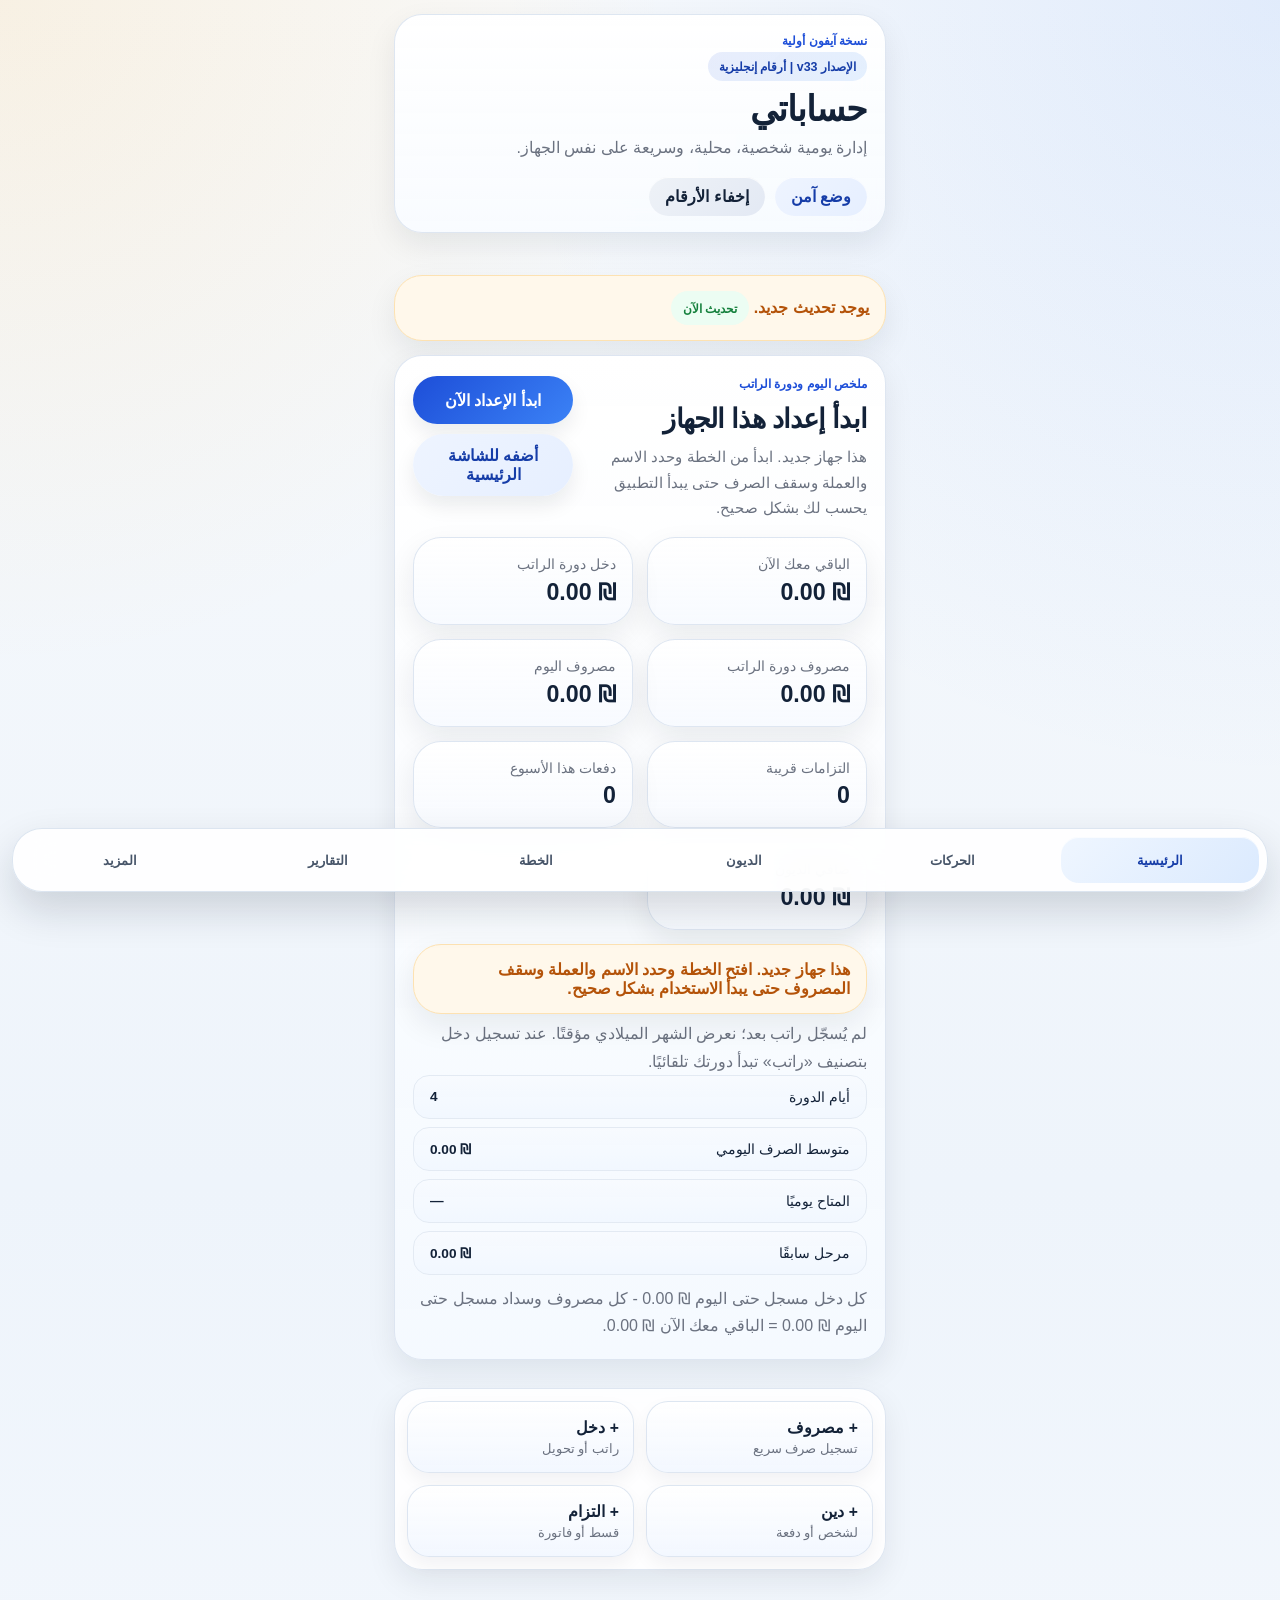
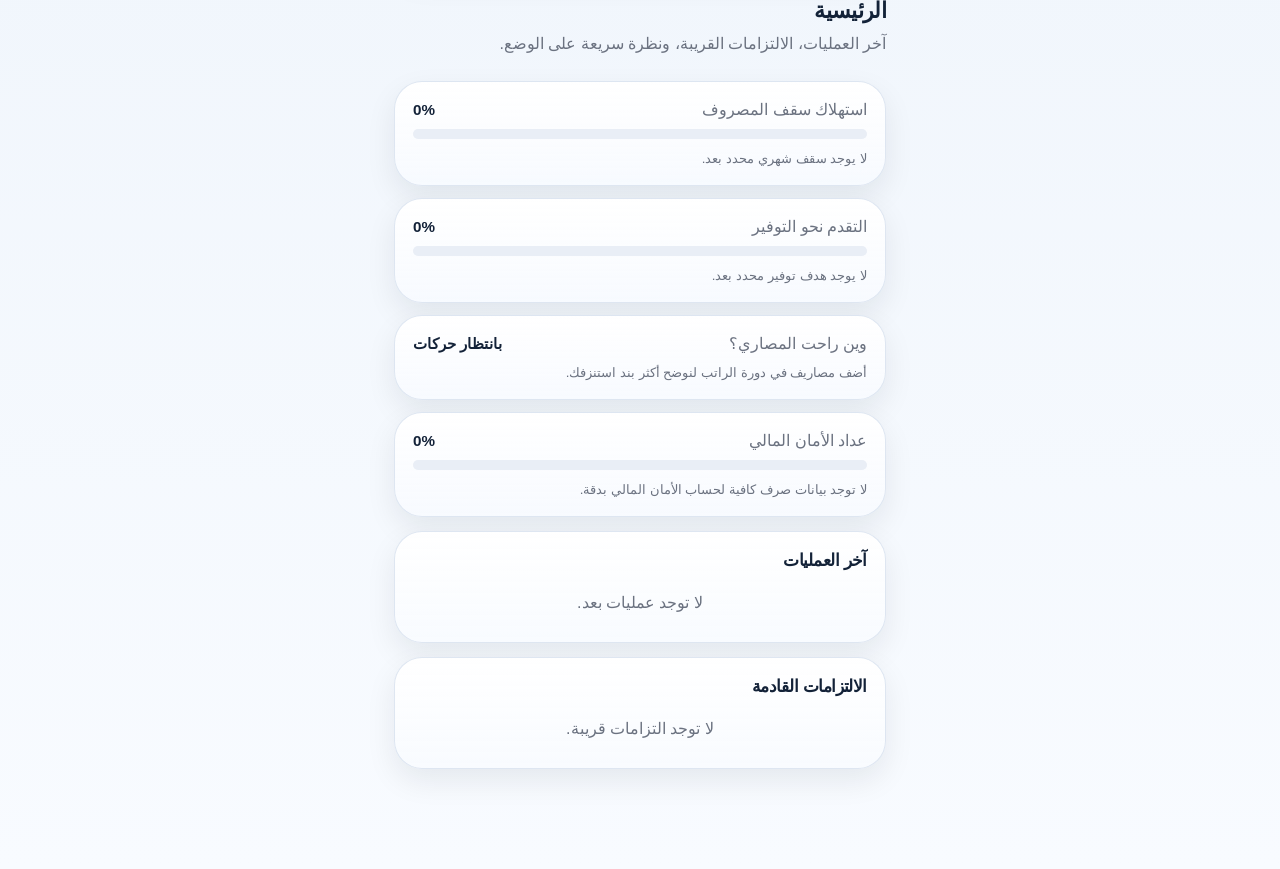
<file: index.html>
﻿<!DOCTYPE html>
<html lang="ar" dir="rtl">
<head>
    <meta charset="utf-8" />
    <meta name="viewport" content="width=device-width, initial-scale=1, maximum-scale=1, user-scalable=no, viewport-fit=cover" />
    <title>حساباتي الشخصية</title>
    <meta name="theme-color" content="#0f172a" />
    <meta name="apple-mobile-web-app-capable" content="yes" />
    <meta name="apple-mobile-web-app-status-bar-style" content="black-translucent" />
    <meta name="apple-mobile-web-app-title" content="حساباتي الشخصية" />
    <link rel="icon" href="./favicon.ico" />
    <link rel="apple-touch-icon" href="./icon-192.png" />
    <link rel="manifest" href="./manifest.webmanifest" />
    <link rel="stylesheet" href="./app.css?v=33" />
</head>
<body>
<div class="app-shell" id="appShell">
        <div class="privacy-screen" id="privacyScreen" hidden>
            <div class="privacy-card">
                <span class="privacy-badge">الوضع الآمن</span>
                <h1>حساباتي</h1>
                <p>أدخل رمز هذا الجهاز للمتابعة.</p>
                <form id="unlockForm" class="stack">
                    <input id="unlockCode" class="input center" type="password" inputmode="numeric" maxlength="12" placeholder="رمز القفل" lang="en-US" dir="ltr" data-english-number="integer" />
                    <button class="button button-primary" type="submit">فتح التطبيق</button>
                    <p class="helper error" id="unlockError"></p>
                </form>
            </div>
        </div>

        <main class="app-main" id="appMain">
            <header class="topbar">
                <div>
                    <p class="eyebrow">نسخة آيفون أولية</p>
                    <p class="version-badge">الإصدار v33 | أرقام إنجليزية</p>
                    <h1>حساباتي</h1>
                    <p class="subtitle">إدارة يومية شخصية، محلية، وسريعة على نفس الجهاز.</p>
                </div>
                <div class="topbar-actions">
                    <button class="chip" id="safeModeToggle" type="button">وضع آمن</button>
                    <button class="chip chip-dark" id="hideNumbersToggle" type="button">إخفاء الأرقام</button>
                </div>
            </header>
            <div class="alert-card" id="updateBanner" hidden>يوجد تحديث جديد. <button class="inline-button success" id="applyUpdateButton" type="button">تحديث الآن</button></div>

            <section class="hero-card home-only" id="homeHero">
                <div class="hero-head">
                    <div class="hero-copy">
                        <p class="eyebrow">ملخص اليوم ودورة الراتب</p>
                        <h2 id="deviceTitle">ابدأ إعداد هذا الجهاز</h2>
                        <p class="hero-helper" id="setupHelper" hidden>
                            هذا جهاز جديد. ابدأ من الخطة وحدد الاسم والعملة وسقف الصرف حتى يبدأ التطبيق يحسب لك بشكل صحيح.
                        </p>
                    </div>
                    <div class="hero-actions">
                        <button
                            class="button button-primary"
                            id="startSetupButton"
                            type="button"
                            onclick="document.querySelectorAll('.panel').forEach(function(p){p.classList.remove('is-active');});document.querySelector('.panel[data-panel=&quot;plan&quot;]')?.classList.add('is-active');document.querySelectorAll('.nav-item').forEach(function(n){n.classList.remove('is-active');});document.querySelector('.nav-item[data-panel-target=&quot;plan&quot;]')?.classList.add('is-active');setTimeout(function(){var i=document.getElementById('profileName');if(i){i.focus();i.scrollIntoView({behavior:'smooth',block:'center'});}},80);"
                        >ابدأ الإعداد الآن</button>
                        <button class="button button-ghost" id="installHintButton" type="button">أضفه للشاشة الرئيسية</button>
                    </div>
                </div>
                <div class="summary-grid">
                    <article class="metric-card">
                        <span>الباقي معك الآن</span>
                        <strong data-money id="monthBalanceValue">₪ 0.00</strong>
                    </article>
                    <article class="metric-card">
                        <span>دخل دورة الراتب</span>
                        <strong data-money id="monthIncomeValue">₪ 0.00</strong>
                    </article>
                    <article class="metric-card">
                        <span>مصروف دورة الراتب</span>
                        <strong data-money id="monthExpenseValue">₪ 0.00</strong>
                    </article>
                    <article class="metric-card">
                        <span>مصروف اليوم</span>
                        <strong data-money id="todayExpenseValue">₪ 0.00</strong>
                    </article>
                    <article class="metric-card">
                        <span>التزامات قريبة</span>
                        <strong id="dueSoonValue">0</strong>
                    </article>
                    <article class="metric-card">
                        <span>دفعات هذا الأسبوع</span>
                        <strong id="dueThisWeekValue">0</strong>
                    </article>
                    <article class="metric-card">
                        <span>صافي الديون</span>
                        <strong data-money id="netDebtValue">₪ 0.00</strong>
                    </article>
                </div>
                <div class="alert-card" id="todayAlert">لا يوجد تنبيه مهم الآن، وضع الميزانية مستقر.</div>
                <p class="helper" id="salaryCycleHint">تبدأ دورة الحساب تلقائيًا في يوم تسجيل راتبك.</p>
                <div class="summary-inline" id="cycleDetails"></div>
                <p class="helper" id="balanceHelper">هذا هو الرصيد الجاري حتى اليوم بعد احتساب كل دخل ومصروف مسجل بتاريخ اليوم أو قبله.</p>
            </section>

            <section class="quick-actions-card home-only" id="homeQuickActions">
                <button class="quick-action" type="button" data-quick-panel="money" data-quick-money-tab="expense">
                    <strong>+ مصروف</strong>
                    <span>تسجيل صرف سريع</span>
                </button>
                <button class="quick-action" type="button" data-quick-panel="money" data-quick-money-tab="income">
                    <strong>+ دخل</strong>
                    <span>راتب أو تحويل</span>
                </button>
                <button class="quick-action" type="button" data-quick-panel="debts">
                    <strong>+ دين</strong>
                    <span>لشخص أو دفعة</span>
                </button>
                <button class="quick-action" type="button" data-quick-panel="plan">
                    <strong>+ التزام</strong>
                    <span>قسط أو فاتورة</span>
                </button>
            </section>

            <section class="panel is-active" data-panel="home">
                <div class="section-head">
                    <h3>الرئيسية</h3>
                    <p>آخر العمليات، الالتزامات القريبة، ونظرة سريعة على الوضع.</p>
                </div>
                <div class="progress-grid">
                    <article class="progress-card">
                        <div class="progress-head">
                            <span>استهلاك سقف المصروف</span>
                            <strong id="budgetUsagePercent">0%</strong>
                        </div>
                        <div class="progress-track"><div class="progress-bar danger" id="budgetUsageBar"></div></div>
                        <small id="budgetUsageHint">لا يوجد سقف شهري محدد بعد.</small>
                    </article>
                    <article class="progress-card">
                        <div class="progress-head">
                            <span>التقدم نحو التوفير</span>
                            <strong id="savingUsagePercent">0%</strong>
                        </div>
                        <div class="progress-track"><div class="progress-bar success" id="savingUsageBar"></div></div>
                        <small id="savingUsageHint">لا يوجد هدف توفير محدد بعد.</small>
                    </article>
                    <article class="progress-card">
                        <div class="progress-head">
                            <span>وين راحت المصاري؟</span>
                            <strong id="spendingInsightTitle">بانتظار حركات</strong>
                        </div>
                        <small id="spendingInsightHint">أضف مصاريف أكثر لنحلل أعلى بند صرف عندك.</small>
                    </article>
                    <article class="progress-card">
                        <div class="progress-head">
                            <span>عداد الأمان المالي</span>
                            <strong id="financialSafetyPercent">0%</strong>
                        </div>
                        <div class="progress-track"><div class="progress-bar success" id="financialSafetyBar"></div></div>
                        <small id="financialSafetyHint">بانتظار بيانات كافية لحساب الأمان المالي.</small>
                    </article>
                </div>
                <div class="list-card">
                    <div class="section-head compact">
                        <h4>آخر العمليات</h4>
                    </div>
                    <div id="recentOperations" class="list-stack"></div>
                </div>
                <div class="list-card">
                    <div class="section-head compact">
                        <h4>الالتزامات القادمة</h4>
                    </div>
                    <div id="upcomingCommitments" class="list-stack"></div>
                </div>
            </section>

            <section class="panel" data-panel="money">
                <div class="section-head">
                    <h3>الدخل والمصاريف</h3>
                    <p>إضافة دخل ومصروف بسرعة مع سجل حديث واضح.</p>
                </div>

                <div class="tabs-inline">
                    <button class="mini-tab is-active" data-money-tab="expense" type="button">مصروف</button>
                    <button class="mini-tab" data-money-tab="income" type="button">دخل</button>
                </div>

                <form class="card-form money-form is-active" id="expenseForm" data-money-form="expense">
                    <label class="field">
                        <span>التصنيف</span>
                        <select id="expenseCategory" class="input">
                            <option value="">اختر التصنيف...</option>
                            <option value="أكل">أكل</option>
                            <option value="بيت">بيت</option>
                            <option value="مدارس">مدارس</option>
                            <option value="مواصلات">مواصلات</option>
                            <option value="علاج">علاج</option>
                            <option value="فواتير">فواتير</option>
                            <option value="أولاد">أولاد</option>
                            <option value="مجموعة أغراض">مجموعة أغراض</option>
                            <option value="متفرقات">متفرقات</option>
                            <option value="طوارئ">طوارئ</option>
                        </select>
                    </label>
                    <label class="field">
                        <span>أو أضف تصنيفًا جديدًا سريعًا</span>
                        <input id="expenseCustomCategory" class="input" type="text" placeholder="مثال: قهوة، هدية، حلاقة..." />
                    </label>
                    <div class="field-grid">
                        <label class="field">
                            <span>المبلغ</span>
                            <input id="expenseAmount" class="input" type="text" inputmode="decimal" enterkeyhint="next" placeholder="0.00" required lang="en-US" dir="ltr" data-english-number="decimal" />
                        </label>
                        <label class="field">
                            <span>التاريخ</span>
                            <input id="expenseDate" class="input" type="date" required />
                        </label>
                        <label class="field">
                            <span>العملة</span>
                            <select id="expenseCurrency" class="input">
                                <option value="₪">شيكل ₪</option>
                                <option value="JD">دينار JD</option>
                                <option value="$">دولار $</option>
                                <option value="€">يورو €</option>
                            </select>
                        </label>
                        <label class="field"><span>الحساب / المحفظة</span><select id="expenseAccount" class="input"></select></label>
                    </div>
                    <label class="field">
                        <span>ملاحظة</span>
                        <input id="expenseNote" class="input" type="text" placeholder="بيض + خبز + لبن، أو أي تفصيل إضافي" />
                    </label>
                    <label class="field"><span>صورة الفاتورة (اختياري)</span><input id="expenseReceipt" class="input" type="file" accept="image/*" capture="environment" /><small id="expenseReceiptStatus">لا توجد صورة.</small></label>
                    <button class="button button-outline" id="clearExpenseReceipt" type="button">حذف صورة الفاتورة</button>
                    <div class="form-actions">
                        <button class="button button-danger" id="expenseSubmitButton" type="submit">حفظ المصروف</button>
                        <button class="button button-outline" id="expenseCancelEditButton" type="button" hidden>إلغاء التعديل</button>
                    </div>
                </form>

                <form class="card-form money-form" id="incomeForm" data-money-form="income">
                    <label class="field">
                        <span>التصنيف</span>
                        <select id="incomeCategory" class="input">
                            <option value="">اختر التصنيف...</option>
                            <option value="راتب">راتب</option>
                            <option value="دخل إضافي">دخل إضافي</option>
                            <option value="تحويل">تحويل</option>
                            <option value="هدية">هدية</option>
                            <option value="استرداد">استرداد</option>
                            <option value="بيع">بيع</option>
                            <option value="متفرقات">متفرقات</option>
                        </select>
                    </label>
                    <label class="field">
                        <span>أو أضف تصنيف دخل جديدًا</span>
                        <input id="incomeCustomCategory" class="input" type="text" placeholder="مثال: عمولة، مكافأة، سلفة راجعة..." />
                    </label>
                    <div class="field-grid">
                        <label class="field">
                            <span>المبلغ</span>
                            <input id="incomeAmount" class="input" type="text" inputmode="decimal" enterkeyhint="next" placeholder="0.00" required lang="en-US" dir="ltr" data-english-number="decimal" />
                        </label>
                        <label class="field">
                            <span>التاريخ</span>
                            <input id="incomeDate" class="input" type="date" required />
                        </label>
                        <label class="field">
                            <span>العملة</span>
                            <select id="incomeCurrency" class="input">
                                <option value="₪">شيكل ₪</option>
                                <option value="JD">دينار JD</option>
                                <option value="$">دولار $</option>
                                <option value="€">يورو €</option>
                            </select>
                        </label>
                        <label class="field"><span>الحساب / المحفظة</span><select id="incomeAccount" class="input"></select></label>
                    </div>
                    <label class="field">
                        <span>ملاحظة</span>
                        <input id="incomeNote" class="input" type="text" placeholder="اختياري" />
                    </label>
                    <label class="field"><span>صورة الإثبات (اختياري)</span><input id="incomeReceipt" class="input" type="file" accept="image/*" capture="environment" /><small id="incomeReceiptStatus">لا توجد صورة.</small></label>
                    <button class="button button-outline" id="clearIncomeReceipt" type="button">حذف صورة الإثبات</button>
                    <div class="form-actions">
                        <button class="button button-primary" id="incomeSubmitButton" type="submit">حفظ الدخل</button>
                        <button class="button button-outline" id="incomeCancelEditButton" type="button" hidden>إلغاء التعديل</button>
                    </div>
                </form>

                <div class="list-card">
                    <div class="section-head compact">
                        <h4>سجل العمليات</h4>
                    </div>
                    <div class="toolbar-inline">
                        <input id="moneySearchInput" class="input search-input" type="search" placeholder="ابحث: خبز، راتب، مدارس..." />
                    </div>
                    <div class="field-grid">
                        <label class="field"><span>من تاريخ</span><input id="moneyDateFrom" class="input" type="date" /></label>
                        <label class="field"><span>إلى تاريخ</span><input id="moneyDateTo" class="input" type="date" /></label>
                        <label class="field"><span>الحساب</span><select id="moneyAccountFilter" class="input"><option value="">كل الحسابات</option></select></label>
                        <label class="field"><span>العملة</span><select id="moneyCurrencyFilter" class="input"><option value="">كل العملات</option><option value="₪">₪</option><option value="JD">JD</option><option value="$">$</option><option value="€">€</option></select></label>
                    </div>
                    <div class="tabs-inline compact-tabs">
                        <button class="mini-tab is-active" data-log-filter="all" type="button">الكل</button>
                        <button class="mini-tab" data-log-filter="expense" type="button">مصروف</button>
                        <button class="mini-tab" data-log-filter="income" type="button">دخل</button>
                    </div>
                    <div class="tabs-inline compact-tabs">
                        <button class="mini-tab is-active" data-period-filter="all" type="button">كل الفترات</button>
                        <button class="mini-tab" data-period-filter="month" type="button">دورة الراتب</button>
                        <button class="mini-tab" data-period-filter="week" type="button">هذا الأسبوع</button>
                        <button class="mini-tab" data-period-filter="today" type="button">اليوم</button>
                        <button class="mini-tab" data-period-filter="future" type="button">القادم</button>
                        <button class="mini-tab" data-period-filter="other-month" type="button">خارج الدورة</button>
                    </div>
                    <div id="moneyEntries" class="list-stack"></div>
                </div>

                <form class="card-form" id="transferForm">
                    <div class="section-head compact"><h4>تحويل بين الحسابات</h4><p>لا يُحسب دخلًا أو مصروفًا.</p></div>
                    <div class="field-grid"><label class="field"><span>من</span><select id="transferFrom" class="input"></select></label><label class="field"><span>إلى</span><select id="transferTo" class="input"></select></label><label class="field"><span>المبلغ</span><input id="transferAmount" class="input" type="number" min="0.01" step="0.01" required /></label><label class="field"><span>العملة</span><select id="transferCurrency" class="input"><option>₪</option><option>JD</option><option>$</option><option>€</option></select></label><label class="field"><span>التاريخ</span><input id="transferDate" class="input" type="date" required /></label></div>
                    <button class="button button-primary" type="submit">حفظ التحويل</button>
                </form>
            </section>

            <section class="panel" data-panel="debts">
                <div class="section-head">
                    <h3>الأشخاص والديون</h3>
                    <p>لكل شخص سجل واضح: إله عليك، إليك عليه، والرصيد النهائي.</p>
                </div>

                <form class="card-form" id="debtForm">
                    <div class="field-grid">
                        <label class="field">
                            <span>اسم الشخص</span>
                            <input id="debtPerson" class="input" type="text" placeholder="مثال: أحمد" list="peopleSuggestions" required />
                        </label>
                        <label class="field"><span>رقم الهاتف (اختياري)</span><input id="debtPhone" class="input" type="tel" placeholder="05xxxxxxxx" /></label>
                        <label class="field">
                            <span>نوع الحركة</span>
                            <select id="debtType" class="input">
                                <option value="for-me">إلي عليه</option>
                                <option value="on-me">عليّ إله</option>
                                <option value="paid-to-me">دفع لي</option>
                                <option value="paid-by-me">دفعت له</option>
                            </select>
                        </label>
                        <label class="field"><span>الحساب / المحفظة</span><select id="debtAccount" class="input"></select></label>
                    </div>
                    <div class="field-grid">
                        <label class="field">
                            <span>المبلغ</span>
                            <input id="debtAmount" class="input" type="text" inputmode="decimal" enterkeyhint="next" placeholder="0.00" required lang="en-US" dir="ltr" data-english-number="decimal" />
                        </label>
                        <label class="field">
                            <span>التاريخ</span>
                            <input id="debtDate" class="input" type="date" required />
                        </label>
                        <label class="field">
                            <span>العملة</span>
                            <select id="debtCurrency" class="input">
                                <option value="₪">شيكل ₪</option>
                                <option value="JD">دينار JD</option>
                                <option value="$">دولار $</option>
                                <option value="€">يورو €</option>
                            </select>
                        </label>
                    </div>
                    <label class="field">
                        <span>ملاحظة</span>
                        <input id="debtNote" class="input" type="text" placeholder="مثال: دفعة جزئية" />
                    </label>
                    <div class="form-actions">
                        <button class="button button-primary" id="debtSubmitButton" type="submit">حفظ الحركة</button>
                        <button class="button button-outline" id="debtCancelEditButton" type="button" hidden>إلغاء التعديل</button>
                    </div>
                </form>

                <form class="card-form schedule-form schedule-form-anchor" id="debtPlanForm">
                    <div class="section-head compact">
                        <h4>خطة سداد دين</h4>
                        <p>قسّط الدين على دفعات، وخلي النظام يتابع المواعيد والتأخير والدفع المتأخر.</p>
                    </div>
                    <div class="field-grid">
                        <label class="field">
                            <span>اسم الشخص</span>
                            <input id="debtPlanPerson" class="input" type="text" placeholder="مثال: محمد" list="peopleSuggestions" required />
                        </label>
                        <label class="field">
                            <span>إجمالي الدين</span>
                            <input id="debtPlanTotal" class="input" type="text" inputmode="decimal" enterkeyhint="next" placeholder="1000" required lang="en-US" dir="ltr" data-english-number="decimal" />
                        </label>
                    </div>
                    <div class="field-grid">
                        <label class="field">
                            <span>تاريخ أول دفعة</span>
                            <input id="debtPlanStartDate" class="input" type="date" required />
                        </label>
                        <label class="field">
                            <span>عدد الدفعات</span>
                            <input id="debtPlanCount" class="input" type="number" min="1" step="1" placeholder="4" required />
                        </label>
                    </div>
                    <div class="field-grid">
                        <label class="field">
                            <span>نوع التكرار</span>
                            <select id="debtPlanInterval" class="input">
                                <option value="monthly">شهري</option>
                                <option value="weekly">أسبوعي</option>
                                <option value="daily30">كل 30 يوم</option>
                            </select>
                        </label>
                        <label class="field"><span>حساب السداد</span><select id="debtPlanAccount" class="input"></select></label>
                        <label class="field">
                            <span>العملة</span>
                            <select id="debtPlanCurrency" class="input">
                                <option value="₪">شيكل ₪</option>
                                <option value="JD">دينار JD</option>
                                <option value="$">دولار $</option>
                            </select>
                        </label>
                        <label class="field">
                            <span>ملاحظة</span>
                            <input id="debtPlanNote" class="input" type="text" placeholder="مثال: دين بضاعة أو سلفة" />
                        </label>
                    </div>
                    <button class="button button-warning" type="submit">إنشاء خطة السداد</button>
                </form>

                <div class="list-card">
                    <div class="section-head compact">
                        <h4>كشف الديون</h4>
                    </div>
                    <div class="summary-inline" id="debtSummary"></div>
                    <div class="summary-inline" id="debtPlanSummary"></div>
                    <div class="list-stack" id="debtSmartList"></div>
                    <datalist id="peopleSuggestions"></datalist>
                    <div class="people-card">
                        <div class="toolbar-inline">
                            <input id="debtSearchInput" class="input search-input" type="search" placeholder="ابحث عن شخص أو ملاحظة..." />
                            <div class="toggle-row">
                                <label for="showArchivedPeopleToggle">إظهار الأشخاص المؤرشفين</label>
                                <input id="showArchivedPeopleToggle" type="checkbox" />
                            </div>
                        </div>
                        <div class="people-grid" id="peopleOverview"></div>
                    </div>
                    <div id="debtEntries" class="list-stack"></div>
                </div>

                <div class="list-card">
                    <div class="section-head compact">
                        <h4>دفعات الديون المجدولة</h4>
                        <p>كل دفعة تظهر بموعدها، وإذا تأخرت أو دُفعت متأخرًا سنوضح ذلك هنا.</p>
                    </div>
                    <div class="tabs-inline compact-tabs">
                        <button class="mini-tab is-active" data-installment-filter="all" type="button">الكل</button>
                        <button class="mini-tab" data-installment-filter="pending" type="button">بانتظار</button>
                        <button class="mini-tab" data-installment-filter="soon" type="button">هذا الأسبوع</button>
                        <button class="mini-tab" data-installment-filter="overdue" type="button">متأخرة</button>
                        <button class="mini-tab" data-installment-filter="paid" type="button">مدفوعة</button>
                    </div>
                    <form class="card-form" id="installmentEditForm" hidden>
                        <div class="section-head compact">
                            <h4>تعديل دفعة مجدولة</h4>
                            <p>عدّل مبلغ الدفعة أو تاريخها أو ملاحظتها من هنا.</p>
                        </div>
                        <div class="field-grid">
                            <label class="field">
                                <span>المبلغ</span>
                                <input id="installmentEditAmount" class="input" type="text" inputmode="decimal" enterkeyhint="done" placeholder="0.00" required lang="en-US" dir="ltr" data-english-number="decimal" />
                            </label>
                            <label class="field">
                                <span>التاريخ</span>
                                <input id="installmentEditDate" class="input" type="date" required />
                            </label>
                        </div>
                        <label class="field">
                            <span>ملاحظة</span>
                            <input id="installmentEditNote" class="input" type="text" placeholder="اختياري" />
                        </label>
                        <div class="form-actions">
                            <button class="button button-primary" id="installmentEditSaveButton" type="submit">حفظ تعديل الدفعة</button>
                            <button class="button button-outline" id="installmentEditCancelButton" type="button">إلغاء</button>
                        </div>
                    </form>
                    <div id="debtInstallmentEntries" class="list-stack"></div>
                </div>
            </section>

            <section class="panel" data-panel="plan">
                <div class="section-head">
                    <h3>الخطة الشهرية والالتزامات</h3>
                    <p>سقف الصرف، هدف التوفير، والأقساط التي يجب متابعتها.</p>
                </div>

                <form class="card-form" id="planForm">
                    <div class="field-grid">
                        <label class="field">
                            <span>اسم الجهاز / الحساب</span>
                            <input id="profileName" class="input" type="text" placeholder="آيفون 16 - حسابي" required />
                        </label>
                        <label class="field">
                            <span>العملة</span>
                            <input id="profileCurrency" class="input" type="text" value="₪" maxlength="10" />
                        </label>
                    </div>
                    <div class="field-grid">
                        <label class="field">
                            <span>سقف المصروف الشهري</span>
                            <input id="profileBudget" class="input" type="text" inputmode="decimal" enterkeyhint="next" placeholder="0.00" lang="en-US" dir="ltr" data-english-number="decimal" />
                        </label>
                        <label class="field">
                            <span>هدف التوفير</span>
                            <input id="profileSavingGoal" class="input" type="text" inputmode="decimal" enterkeyhint="next" placeholder="0.00" lang="en-US" dir="ltr" data-english-number="decimal" />
                        </label>
                    </div>
                    <label class="field">
                        <span>رمز قفل اختياري</span>
                        <input id="profilePasscode" class="input" type="password" inputmode="numeric" maxlength="12" placeholder="1234" lang="en-US" dir="ltr" data-english-number="integer" />
                    </label>
                    <button class="button button-primary" type="submit">حفظ الخطة والإعدادات</button>
                </form>

                <div class="card-form">
                    <div class="section-head compact"><h4>التصنيفات والحسابات</h4><p>أضف تصنيفات ومحافظ مثل نقدي، بنك، أو بطاقة.</p></div>
                    <div class="field-grid">
                        <label class="field"><span>تصنيف جديد</span><input id="newCategoryInput" class="input" type="text" placeholder="مثال: صيانة" /></label>
                        <button class="button button-outline" id="addCategoryButton" type="button">إضافة التصنيف</button>
                        <label class="field"><span>حساب / محفظة جديدة</span><input id="newAccountInput" class="input" type="text" placeholder="مثال: البنك" /></label>
                        <button class="button button-outline" id="addAccountButton" type="button">إضافة الحساب</button>
                    </div>
                    <div id="categoryAccountList" class="list-stack"></div>
                </div>

                <form class="card-form" id="openingBalanceForm">
                    <div class="section-head compact"><h4>الرصيد الافتتاحي وتسوية الرصيد</h4><p>أدخل الموجود الحقيقي في الحساب، وسيُسجل الفرق كتسوية.</p></div>
                    <div class="field-grid"><label class="field"><span>الحساب</span><select id="balanceAccount" class="input"></select></label><label class="field"><span>العملة</span><select id="balanceCurrency" class="input"><option>₪</option><option>JD</option><option>$</option><option>€</option></select></label><label class="field"><span>الرصيد الحقيقي</span><input id="balanceActual" class="input" type="number" step="0.01" required /></label><label class="field"><span>التاريخ</span><input id="balanceDate" class="input" type="date" required /></label></div>
                    <button class="button button-primary" type="submit">تسوية الرصيد</button>
                </form>

                <form class="card-form" id="recurringForm">
                    <div class="section-head compact"><h4>دخل أو مصروف متكرر</h4><p>يظهر مستحقًا لتؤكده عند حلول موعده.</p></div>
                    <div class="field-grid"><label class="field"><span>النوع</span><select id="recurringKind" class="input"><option value="expense">مصروف</option><option value="income">دخل</option></select></label><label class="field"><span>العنوان</span><input id="recurringTitle" class="input" required /></label><label class="field"><span>المبلغ</span><input id="recurringAmount" class="input" type="number" min="0.01" step="0.01" required /></label><label class="field"><span>أول موعد</span><input id="recurringDate" class="input" type="date" required /></label><label class="field"><span>الحساب</span><select id="recurringAccount" class="input"></select></label><label class="field"><span>العملة</span><select id="recurringCurrency" class="input"><option>₪</option><option>JD</option><option>$</option><option>€</option></select></label></div>
                    <button class="button button-primary" type="submit">إضافة حركة متكررة</button>
                    <div id="recurringList" class="list-stack"></div>
                </form>

                <form class="card-form" id="commitmentForm">
                    <div class="field-grid">
                        <label class="field">
                            <span>اسم الالتزام</span>
                            <input id="commitmentName" class="input" type="text" placeholder="إيجار، قسط..." required />
                        </label>
                        <label class="field">
                            <span>المبلغ</span>
                            <input id="commitmentAmount" class="input" type="text" inputmode="decimal" enterkeyhint="next" placeholder="0.00" required lang="en-US" dir="ltr" data-english-number="decimal" />
                        </label>
                        <label class="field">
                            <span>العملة</span>
                            <select id="commitmentCurrency" class="input">
                                <option value="₪">شيكل ₪</option>
                                <option value="JD">دينار JD</option>
                                <option value="$">دولار $</option>
                                <option value="€">يورو €</option>
                            </select>
                        </label>
                    </div>
                    <div class="field-grid">
                        <label class="field">
                            <span>تاريخ الاستحقاق</span>
                            <input id="commitmentDate" class="input" type="date" required />
                        </label>
                        <label class="field">
                            <span>ملاحظات</span>
                            <input id="commitmentNote" class="input" type="text" placeholder="اختياري" />
                        </label>
                    </div>
                    <label class="toggle-row"><input id="commitmentRecurring" type="checkbox" /><span>يتكرر شهريًا تلقائيًا بعد الدفع</span></label>
                    <div class="form-actions">
                        <button class="button button-warning" id="commitmentSubmitButton" type="submit">حفظ الالتزام</button>
                        <button class="button button-outline" id="commitmentCancelEditButton" type="button" hidden>إلغاء التعديل</button>
                    </div>
                </form>

                <div class="list-card">
                    <div class="section-head compact">
                        <h4>سجل الالتزامات</h4>
                    </div>
                    <div id="commitmentEntries" class="list-stack"></div>
                </div>
            </section>

            <section class="panel" data-panel="more">
                <div class="section-head">
                    <h3>النسخ والخصوصية</h3>
                    <p>نسخة احتياطية، استرجاع، ومسح آمن لبيانات هذا الجهاز.</p>
                </div>

                <div class="card-form">
                    <label class="field"><span>كلمة مرور النسخة المشفرة</span><input id="backupPassword" class="input" type="password" minlength="6" placeholder="6 أحرف أو أكثر" /></label>
                    <button class="button button-primary" id="exportBackupButton" type="button">تصدير نسخة مشفرة</button>
                    <button class="button button-outline" id="exportCsvButton" type="button">تصدير Excel (CSV)</button>
                    <button class="button button-outline" id="exportPdfButton" type="button">تصدير / طباعة PDF</button>
                    <button class="button button-outline" id="enableNotificationsButton" type="button">تفعيل تنبيهات الاستحقاق</button>
                    <label class="button button-outline file-button">
                        استيراد نسخة
                        <input id="importBackupInput" type="file" accept="application/json,.paenc" hidden />
                    </label>
                    <button class="button button-outline" id="lockDeviceButton" type="button">قفل الجهاز الآن</button>
                    <button class="button button-outline" id="undoButton" type="button">تراجع عن آخر تعديل</button>
                    <button class="button button-danger" id="resetDeviceButton" type="button">تصفير بيانات هذا الجهاز</button>
                    <p class="helper" id="backupStatus">آخر نسخة: لا يوجد بعد.</p>
                </div>

                <div class="list-card"><div class="section-head compact"><h4>سلة المحذوفات</h4><p>تبقى العناصر 30 يومًا ويمكن استعادتها.</p></div><div id="trashList" class="list-stack"></div></div>
                <div class="list-card"><div class="section-head compact"><h4>فحص سلامة البيانات</h4></div><button class="button button-outline" id="runAuditButton" type="button">افحص الآن</button><div id="auditResults" class="list-stack"></div></div>

                <form class="card-form" id="reminderForm">
                    <div class="section-head compact">
                        <h4>ذكّرني بعدين</h4>
                        <p>تذكير سريع لشخص، قسط، أو أمر تريد مراجعته لاحقًا.</p>
                    </div>
                    <label class="field">
                        <span>عنوان التذكير</span>
                        <input id="reminderTitle" class="input" type="text" placeholder="مثال: حاسب محمد آخر الأسبوع" required />
                    </label>
                    <div class="field-grid">
                        <label class="field">
                            <span>التاريخ</span>
                            <input id="reminderDate" class="input" type="date" required />
                        </label>
                        <label class="field">
                            <span>ملاحظة</span>
                            <input id="reminderNote" class="input" type="text" placeholder="اختياري" />
                        </label>
                    </div>
                    <div class="form-actions">
                        <button class="button button-primary" id="reminderSubmitButton" type="submit">حفظ التذكير</button>
                        <button class="button button-outline" id="reminderCancelEditButton" type="button" hidden>إلغاء التعديل</button>
                    </div>
                </form>

                <div class="list-card">
                    <div class="section-head compact">
                        <h4>التذكيرات القادمة</h4>
                    </div>
                    <div id="reminderEntries" class="list-stack"></div>
                </div>
            </section>

            <section class="panel" data-panel="reports">
                <div class="section-head">
                    <h3>التقارير</h3>
                    <p>تقرير دورة الراتب، المقارنة، كشف أين ذهب الصرف، وأرشفة الدورات السابقة.</p>
                </div>
                <div class="list-card">
                    <div class="section-head compact"><h4>مقارنة آخر 6 دورات راتب</h4><p>الدخل والمصروف لكل دورة.</p></div>
                    <div id="cycleChart" class="cycle-chart"></div>
                </div>

                <div class="list-card">
                    <div class="section-head compact"><h4>أرصدة الحسابات والمحافظ</h4></div>
                    <div id="accountBalances" class="list-stack"></div>
                </div>
                <div class="list-card"><div class="section-head compact"><h4>تحليل متقدم</h4></div><div id="advancedInsights" class="list-stack"></div></div>
                <div class="list-card">
                    <div class="section-head compact">
                        <h4>تقرير دورة الراتب</h4>
                        <p>من يوم قبض الراتب الحالي حتى موعد الراتب التالي، مهما تغيّر يوم القبض.</p>
                    </div>
                    <div class="summary-inline" id="monthlyReportSummary"></div>
                    <div class="list-stack" id="monthlyReportBreakdown"></div>
                </div>

                <div class="list-card">
                    <div class="section-head compact">
                        <h4>ملخص الدورة الحالية</h4>
                        <p>لقطة سريعة: أين ذهب الصرف، وكيف كان تقييم دورة الراتب؟</p>
                    </div>
                    <div class="summary-inline" id="monthClosingSummary"></div>
                    <div class="list-stack" id="monthClosingInsights"></div>
                </div>

                <div class="list-card">
                    <div class="section-head compact">
                        <h4>مقارنة مع دورة الراتب السابقة</h4>
                        <p>حتى تعرف: هل تحسن وضعك، أم زاد الصرف عليك؟</p>
                    </div>
                    <div class="summary-inline" id="monthCompareSummary"></div>
                    <div class="list-stack" id="monthCompareInsights"></div>
                </div>

                <div class="list-card">
                    <div class="section-head compact">
                        <h4>كشف الخراب</h4>
                        <p>أكثر شيء أتعبك في دورة الراتب: يوم الصرف، البند، والشخص.</p>
                    </div>
                    <div class="list-stack" id="damageReportList"></div>
                </div>

                <div class="list-card">
                    <div class="section-head compact">
                        <h4>أرشفة دورات الراتب</h4>
                        <p>احفظ لقطة من دورة الراتب الحالية وارجع لها لاحقًا.</p>
                    </div>
                    <div class="form-actions">
                        <button class="button button-primary" id="archiveMonthButton" type="button">أرشفة دورة الراتب الآن</button>
                    </div>
                    <div id="monthlyArchivesList" class="list-stack"></div>
                </div>
            </section>
        </main>

        <nav class="bottom-nav">
            <button class="nav-item is-active" type="button" data-panel-target="home"><span>الرئيسية</span></button>
            <button class="nav-item" type="button" data-panel-target="money"><span>الحركات</span></button>
            <button class="nav-item" type="button" data-panel-target="debts"><span>الديون</span></button>
            <button class="nav-item" type="button" data-panel-target="plan"><span>الخطة</span></button>
            <button class="nav-item" type="button" data-panel-target="reports"><span>التقارير</span></button>
            <button class="nav-item" type="button" data-panel-target="more"><span>المزيد</span></button>
        </nav>

        <div class="toast" id="toastMessage" hidden></div>
    </div>
<script src="./app.js?v=33"></script>
<script>
if ("serviceWorker" in navigator) {
    window.addEventListener("load", () => navigator.serviceWorker.register("./service-worker.js"));
}
</script>
</body>
</html>
</file>
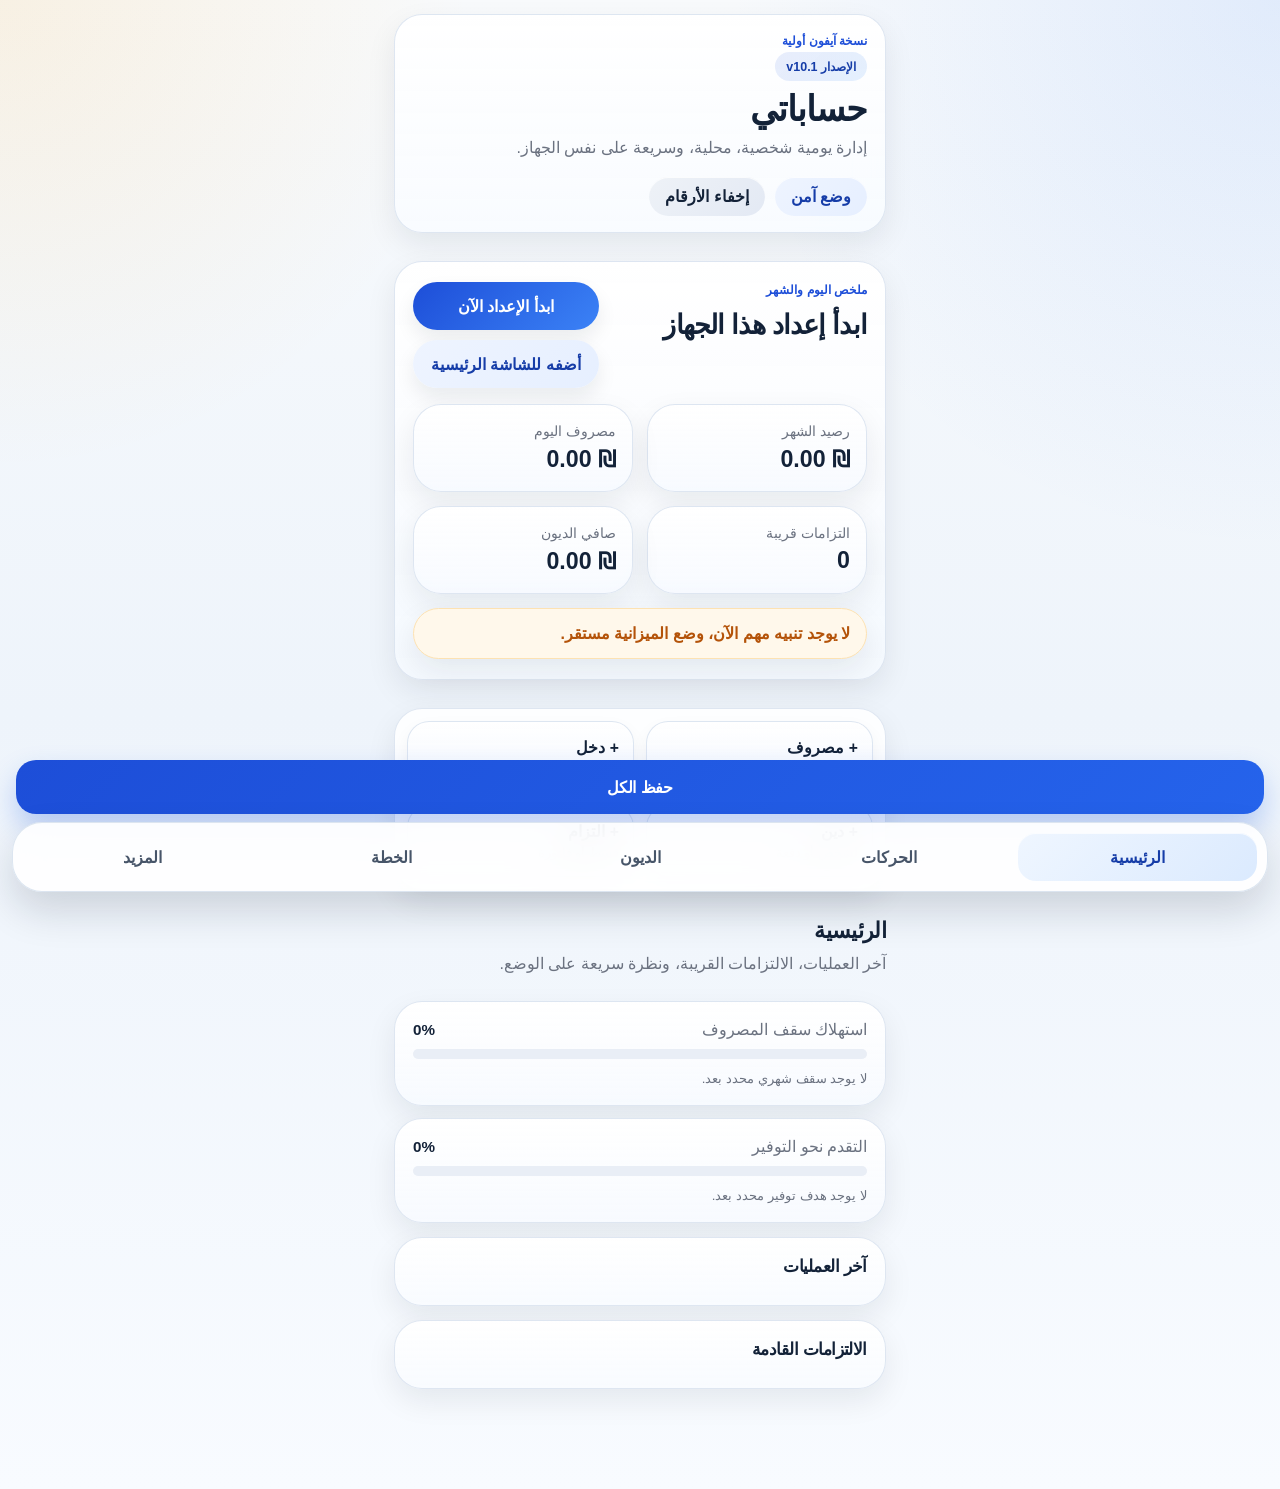
<file: iphone-v10.html>
﻿<!DOCTYPE html>
<html lang="ar" dir="rtl">
<head>
    <meta charset="utf-8" />
    <meta name="viewport" content="width=device-width, initial-scale=1, viewport-fit=cover" />
    <title>حساباتي | آيفون | v10.1</title>
    <meta name="theme-color" content="#0f172a" />
    <meta name="apple-mobile-web-app-capable" content="yes" />
    <meta name="apple-mobile-web-app-status-bar-style" content="black-translucent" />
    <meta name="apple-mobile-web-app-title" content="حساباتي v10.1" />
    <link rel="icon" href="./favicon.ico" />
    <link rel="apple-touch-icon" href="./favicon.ico" />
    <style>
:root {
    --bg: #f5f7fb;
    --surface: rgba(255, 255, 255, 0.88);
    --surface-strong: #ffffff;
    --line: #dbe4f0;
    --text: #132238;
    --muted: #6b7280;
    --primary: #1d4ed8;
    --primary-dark: #163da8;
    --danger: #dc2626;
    --success: #15803d;
    --warning: #b45309;
    --shadow: 0 12px 30px rgba(15, 23, 42, 0.08);
    --radius-xl: 28px;
    --radius-lg: 22px;
    --radius-md: 16px;
}

[hidden] { display: none !important; }
* { box-sizing: border-box; }
html { scroll-behavior: smooth; }
body {
    margin: 0;
    min-height: 100vh;
    font-family: "SF Pro Display", "Segoe UI", Tahoma, Arial, sans-serif;
    background:
        radial-gradient(circle at top right, rgba(59, 130, 246, 0.12), transparent 28%),
        radial-gradient(circle at top left, rgba(245, 158, 11, 0.10), transparent 24%),
        linear-gradient(180deg, #f8fafc 0%, #eef4fb 48%, #f8fbff 100%);
    color: var(--text);
}

.app-shell {
    max-width: 520px;
    margin: 0 auto;
    min-height: 100vh;
    padding: calc(env(safe-area-inset-top, 0px) + 14px) 14px calc(env(safe-area-inset-bottom, 0px) + 100px);
}

.app-main,
.panel,
.stack,
.list-stack {
    display: grid;
    gap: 14px;
}

.topbar,
.hero-card,
.quick-actions-card,
.card-form,
.list-card,
.privacy-card,
.metric-card,
.alert-card,
.progress-card {
    background: var(--surface);
    border: 1px solid rgba(219, 228, 240, 0.9);
    border-radius: var(--radius-xl);
    box-shadow: var(--shadow);
    backdrop-filter: blur(14px);
    -webkit-backdrop-filter: blur(14px);
}

.topbar {
    padding: 18px 18px 16px;
    margin-bottom: 14px;
    background:
        linear-gradient(180deg, rgba(255,255,255,0.96), rgba(248,251,255,0.92));
}

.topbar h1,
.privacy-card h1,
.hero-card h2,
.section-head h3,
.section-head h4 {
    margin: 0;
    font-weight: 900;
    letter-spacing: -0.03em;
}

.topbar h1 { font-size: 2.2rem; line-height: 1.05; }
.hero-card h2 { font-size: 1.7rem; line-height: 1.2; }
.section-head h3 { font-size: 1.35rem; }
.section-head h4 { font-size: 1.05rem; }

.eyebrow {
    margin: 0 0 4px;
    color: var(--primary);
    font-size: .78rem;
    font-weight: 800;
}

.version-badge {
    margin: 0 0 10px;
    display: inline-flex;
    align-items: center;
    padding: 7px 11px;
    border-radius: 999px;
    background: linear-gradient(135deg, rgba(29, 78, 216, 0.10), rgba(96, 165, 250, 0.16));
    color: var(--primary-dark);
    font-size: .78rem;
    font-weight: 900;
}

.subtitle,
.section-head p,
.helper {
    margin: 6px 0 0;
    color: var(--muted);
    line-height: 1.7;
}

.topbar-actions,
.hero-head,
.field-grid,
.tabs-inline,
.bottom-nav {
    display: flex;
    gap: 10px;
}

.topbar-actions {
    margin-top: 16px;
    flex-wrap: wrap;
}

.chip,
.button,
.nav-item,
.mini-tab {
    border: none;
    border-radius: 999px;
    font: inherit;
    cursor: pointer;
    transition: 180ms ease;
}

.chip {
    padding: 10px 16px;
    background: linear-gradient(135deg, #eef4ff, #e6efff);
    color: var(--primary-dark);
    font-weight: 800;
    box-shadow: inset 0 1px 0 rgba(255,255,255,0.8);
}

.chip-dark {
    background: linear-gradient(135deg, #eef2f7, #e3e9f4);
    color: var(--text);
}

.hero-card {
    padding: 20px 18px;
    margin-bottom: 14px;
    background:
        linear-gradient(180deg, rgba(255,255,255,0.96), rgba(245,249,255,0.92));
}

.quick-actions-card {
    padding: 12px;
    display: grid;
    grid-template-columns: repeat(2, minmax(0, 1fr));
    gap: 12px;
    margin-bottom: 14px;
}

.quick-action {
    border: 1px solid rgba(219, 228, 240, 0.9);
    background: linear-gradient(180deg, rgba(255,255,255,0.96), rgba(242,247,255,0.94));
    border-radius: 22px;
    padding: 16px 14px;
    text-align: right;
    color: var(--text);
    box-shadow:
        inset 0 1px 0 rgba(255,255,255,0.75),
        0 8px 18px rgba(15, 23, 42, 0.05);
}

.quick-action strong {
    display: block;
    margin-bottom: 4px;
    font-size: .98rem;
    font-weight: 900;
}

.quick-action span {
    color: var(--muted);
    font-size: .8rem;
}

.hero-head {
    align-items: flex-start;
    justify-content: space-between;
    margin-bottom: 16px;
}

.hero-copy {
    display: grid;
    gap: 8px;
}

.hero-helper {
    margin: 0;
    color: var(--muted);
    line-height: 1.7;
    font-size: .95rem;
}

.hero-actions {
    display: grid;
    gap: 10px;
    min-width: 160px;
}

.summary-grid {
    display: grid;
    grid-template-columns: repeat(2, minmax(0, 1fr));
    gap: 14px;
}

.metric-card {
    padding: 18px 16px;
    background: linear-gradient(180deg, rgba(255,255,255,0.98), rgba(247,250,255,0.92));
}

.metric-card span {
    display: block;
    color: var(--muted);
    font-size: .85rem;
    margin-bottom: 6px;
}

.metric-card strong {
    font-size: 1.45rem;
    font-weight: 900;
}

.alert-card {
    margin-top: 14px;
    padding: 15px 16px;
    color: var(--warning);
    background: #fff8eb;
    border-color: #fde2b2;
    font-weight: 700;
}

.section-head {
    margin-bottom: 10px;
}

.progress-grid {
    display: grid;
    gap: 12px;
}

.progress-card {
    padding: 18px;
    background: linear-gradient(180deg, rgba(255,255,255,0.98), rgba(247,250,255,0.92));
}

.progress-head {
    display: flex;
    align-items: center;
    justify-content: space-between;
    gap: 12px;
    margin-bottom: 10px;
}

.progress-head span,
.progress-card small {
    color: var(--muted);
}

.progress-head strong {
    font-size: .95rem;
    font-weight: 900;
}

.progress-track {
    height: 10px;
    border-radius: 999px;
    background: #e9eef6;
    overflow: hidden;
    margin-bottom: 10px;
}

.progress-bar {
    height: 100%;
    width: 0;
    border-radius: inherit;
    transition: width 220ms ease;
}

.progress-bar.danger {
    background: linear-gradient(90deg, #f59e0b, #ef4444);
}

.progress-bar.success {
    background: linear-gradient(90deg, #34d399, #10b981);
}

.panel { display: none; }
.panel.is-active { display: grid; }

.card-form,
.list-card,
.privacy-card {
    padding: 18px;
    background: linear-gradient(180deg, rgba(255,255,255,0.98), rgba(248,251,255,0.94));
}

.field {
    display: grid;
    gap: 6px;
}

.field span {
    color: var(--text);
    font-size: .9rem;
    font-weight: 800;
}

.input {
    width: 100%;
    min-height: 48px;
    padding: 12px 14px;
    border-radius: 15px;
    border: 1px solid var(--line);
    background: rgba(255,255,255,0.94);
    color: var(--text);
    font: inherit;
    box-shadow: inset 0 1px 2px rgba(15, 23, 42, 0.03);
}

.input.center { text-align: center; }

.field-grid {
    flex-direction: row;
}

.field-grid > .field {
    flex: 1 1 0;
}

.button {
    min-height: 48px;
    padding: 12px 18px;
    font-weight: 900;
    box-shadow: 0 10px 20px rgba(15, 23, 42, 0.08);
}

.button-primary {
    background: linear-gradient(135deg, var(--primary), #3b82f6);
    color: #fff;
}

.button-danger {
    background: linear-gradient(135deg, #d92d20, #ef4444);
    color: #fff;
}

.button-warning {
    background: linear-gradient(135deg, #b45309, #f59e0b);
    color: #fff;
}

.button-outline {
    background: #fff;
    border: 1px solid var(--line);
    color: var(--text);
}

.button-ghost {
    background: linear-gradient(135deg, #eef4ff, #e6efff);
    color: var(--primary-dark);
}

.button:hover,
.chip:hover,
.nav-item:hover,
.mini-tab:hover {
    transform: translateY(-1px);
}

@media (max-width: 420px) {
    .hero-head {
        display: grid;
        gap: 14px;
    }

    .hero-actions {
        width: 100%;
    }
}

.tabs-inline {
    margin-bottom: 8px;
}

.compact-tabs {
    margin-bottom: 12px;
}

.mini-tab {
    min-height: 40px;
    padding: 0 18px;
    background: #edf2fa;
    color: #334155;
    font-weight: 800;
}

.mini-tab.is-active {
    background: var(--primary);
    color: #fff;
}

.money-form { display: none; }
.money-form.is-active { display: grid; gap: 12px; }

.list-item {
    display: flex;
    align-items: center;
    justify-content: space-between;
    gap: 12px;
    padding: 14px 0;
    border-bottom: 1px solid #edf2f7;
}

.list-item:last-child { border-bottom: none; }

.list-title {
    font-weight: 800;
    margin-bottom: 4px;
}

.list-meta {
    color: var(--muted);
    font-size: .84rem;
    line-height: 1.6;
}

.list-value {
    text-align: left;
    font-weight: 900;
    white-space: nowrap;
}

.list-actions {
    display: flex;
    align-items: center;
    gap: 8px;
}

.inline-button {
    min-height: 34px;
    padding: 0 12px;
    border-radius: 999px;
    border: none;
    font: inherit;
    font-size: .78rem;
    font-weight: 900;
    cursor: pointer;
}

.inline-button.success {
    background: #ecfdf3;
    color: var(--success);
}

.inline-button.danger {
    background: #fff1f2;
    color: var(--danger);
}

.tone-income { color: var(--success); }
.tone-expense { color: var(--danger); }
.tone-debt { color: #7c3aed; }
.tone-warning { color: var(--warning); }

.empty-state {
    padding: 12px 0;
    color: var(--muted);
    text-align: center;
}

.summary-inline {
    display: grid;
    gap: 8px;
    margin-bottom: 10px;
}

.summary-pill {
    min-height: 44px;
    padding: 0 16px;
    display: flex;
    align-items: center;
    justify-content: space-between;
    gap: 10px;
    background: linear-gradient(180deg, rgba(248,251,255,0.98), rgba(241,247,255,0.96));
    border: 1px solid #e3eaf3;
    border-radius: 16px;
    color: var(--text);
    font-size: .85rem;
}

.bottom-nav {
    position: fixed;
    right: 12px;
    left: 12px;
    bottom: calc(env(safe-area-inset-bottom, 0px) + 8px);
    padding: 10px;
    background: rgba(255, 255, 255, 0.90);
    border: 1px solid rgba(219, 228, 240, 0.95);
    border-radius: 30px;
    box-shadow: 0 18px 40px rgba(15, 23, 42, 0.16);
    backdrop-filter: blur(18px);
    -webkit-backdrop-filter: blur(18px);
    justify-content: space-between;
    z-index: 30;
}

.save-fab {
    position: fixed;
    right: 16px;
    left: 16px;
    bottom: calc(env(safe-area-inset-bottom, 0px) + 86px);
    min-height: 54px;
    border: none;
    border-radius: 20px;
    background: linear-gradient(135deg, #1d4ed8, #2563eb);
    color: #ffffff;
    font: inherit;
    font-size: 1rem;
    font-weight: 900;
    letter-spacing: -0.01em;
    box-shadow: 0 14px 28px rgba(37, 99, 235, 0.28);
    cursor: pointer;
    z-index: 29;
    transition: transform 160ms ease, box-shadow 160ms ease;
}

.save-fab:active {
    transform: translateY(1px) scale(0.995);
    box-shadow: 0 10px 20px rgba(37, 99, 235, 0.24);
}

.nav-item {
    flex: 1 1 0;
    min-height: 48px;
    background: transparent;
    color: #475569;
    font-weight: 800;
    border-radius: 18px;
}

.nav-item.is-active {
    background: linear-gradient(135deg, #eff6ff, #dbeafe);
    color: var(--primary-dark);
    box-shadow: inset 0 1px 0 rgba(255,255,255,0.75);
}

.privacy-screen {
    min-height: calc(100vh - 32px);
    display: grid;
    place-items: center;
}

.privacy-card {
    text-align: center;
}

.privacy-badge {
    display: inline-flex;
    align-items: center;
    justify-content: center;
    min-height: 36px;
    padding: 6px 14px;
    border-radius: 999px;
    background: #eff6ff;
    color: var(--primary-dark);
    font-weight: 900;
}

.toast {
    position: fixed;
    inset-inline: 20px;
    bottom: calc(env(safe-area-inset-bottom, 0px) + 84px);
    padding: 13px 16px;
    border-radius: 18px;
    background: rgba(15, 23, 42, 0.92);
    color: #fff;
    text-align: center;
    box-shadow: var(--shadow);
    z-index: 40;
}

@media (max-width: 420px) {
    .app-shell {
        padding-inline: 12px;
    }

    .field-grid,
    .hero-head {
        flex-direction: column;
        align-items: stretch;
    }

    .summary-grid {
        grid-template-columns: 1fr;
    }

    .quick-actions-card {
        grid-template-columns: 1fr;
    }
}

    </style>
</head>
<body>
<div class="app-shell" id="appShell">
        <div class="privacy-screen" id="privacyScreen" hidden>
            <div class="privacy-card">
                <span class="privacy-badge">الوضع الآمن</span>
                <h1>حساباتي</h1>
                <p>أدخل رمز هذا الجهاز للمتابعة.</p>
                <form id="unlockForm" class="stack">
                    <input id="unlockCode" class="input center" type="password" inputmode="numeric" maxlength="12" placeholder="رمز القفل" />
                    <button class="button button-primary" type="submit">فتح التطبيق</button>
                    <p class="helper error" id="unlockError"></p>
                </form>
            </div>
        </div>

        <main class="app-main" id="appMain">
            <header class="topbar">
                <div>
                    <p class="eyebrow">نسخة آيفون أولية</p>
                    <p class="version-badge">الإصدار v10.1</p>
                    <h1>حساباتي</h1>
                    <p class="subtitle">إدارة يومية شخصية، محلية، وسريعة على نفس الجهاز.</p>
                </div>
                <div class="topbar-actions">
                    <button class="chip" id="safeModeToggle" type="button">وضع آمن</button>
                    <button class="chip chip-dark" id="hideNumbersToggle" type="button">إخفاء الأرقام</button>
                </div>
            </header>

            <section class="hero-card">
                <div class="hero-head">
                    <div class="hero-copy">
                        <p class="eyebrow">ملخص اليوم والشهر</p>
                        <h2 id="deviceTitle">ابدأ إعداد هذا الجهاز</h2>
                        <p class="hero-helper" id="setupHelper" hidden>
                            هذا جهاز جديد. ابدأ من الخطة وحدد الاسم والعملة وسقف الصرف حتى يبدأ التطبيق يحسب لك بشكل صحيح.
                        </p>
                    </div>
                    <div class="hero-actions">
                        <button class="button button-primary" id="startSetupButton" type="button">ابدأ الإعداد الآن</button>
                        <button class="button button-ghost" id="installHintButton" type="button">أضفه للشاشة الرئيسية</button>
                    </div>
                </div>
                <div class="summary-grid">
                    <article class="metric-card">
                        <span>رصيد الشهر</span>
                        <strong data-money id="monthBalanceValue">₪ 0.00</strong>
                    </article>
                    <article class="metric-card">
                        <span>مصروف اليوم</span>
                        <strong data-money id="todayExpenseValue">₪ 0.00</strong>
                    </article>
                    <article class="metric-card">
                        <span>التزامات قريبة</span>
                        <strong id="dueSoonValue">0</strong>
                    </article>
                    <article class="metric-card">
                        <span>صافي الديون</span>
                        <strong data-money id="netDebtValue">₪ 0.00</strong>
                    </article>
                </div>
                <div class="alert-card" id="todayAlert">لا يوجد تنبيه مهم الآن، وضع الميزانية مستقر.</div>
            </section>

            <section class="quick-actions-card">
                <button class="quick-action" type="button" data-quick-panel="money" data-quick-money-tab="expense">
                    <strong>+ مصروف</strong>
                    <span>تسجيل صرف سريع</span>
                </button>
                <button class="quick-action" type="button" data-quick-panel="money" data-quick-money-tab="income">
                    <strong>+ دخل</strong>
                    <span>راتب أو تحويل</span>
                </button>
                <button class="quick-action" type="button" data-quick-panel="debts">
                    <strong>+ دين</strong>
                    <span>لشخص أو دفعة</span>
                </button>
                <button class="quick-action" type="button" data-quick-panel="plan">
                    <strong>+ التزام</strong>
                    <span>قسط أو فاتورة</span>
                </button>
            </section>

            <section class="panel is-active" data-panel="home">
                <div class="section-head">
                    <h3>الرئيسية</h3>
                    <p>آخر العمليات، الالتزامات القريبة، ونظرة سريعة على الوضع.</p>
                </div>
                <div class="progress-grid">
                    <article class="progress-card">
                        <div class="progress-head">
                            <span>استهلاك سقف المصروف</span>
                            <strong id="budgetUsagePercent">0%</strong>
                        </div>
                        <div class="progress-track"><div class="progress-bar danger" id="budgetUsageBar"></div></div>
                        <small id="budgetUsageHint">لا يوجد سقف شهري محدد بعد.</small>
                    </article>
                    <article class="progress-card">
                        <div class="progress-head">
                            <span>التقدم نحو التوفير</span>
                            <strong id="savingUsagePercent">0%</strong>
                        </div>
                        <div class="progress-track"><div class="progress-bar success" id="savingUsageBar"></div></div>
                        <small id="savingUsageHint">لا يوجد هدف توفير محدد بعد.</small>
                    </article>
                </div>
                <div class="list-card">
                    <div class="section-head compact">
                        <h4>آخر العمليات</h4>
                    </div>
                    <div id="recentOperations" class="list-stack"></div>
                </div>
                <div class="list-card">
                    <div class="section-head compact">
                        <h4>الالتزامات القادمة</h4>
                    </div>
                    <div id="upcomingCommitments" class="list-stack"></div>
                </div>
            </section>

            <section class="panel" data-panel="money">
                <div class="section-head">
                    <h3>الدخل والمصاريف</h3>
                    <p>إضافة دخل ومصروف بسرعة مع سجل حديث واضح.</p>
                </div>

                <div class="tabs-inline">
                    <button class="mini-tab is-active" data-money-tab="expense" type="button">مصروف</button>
                    <button class="mini-tab" data-money-tab="income" type="button">دخل</button>
                </div>

                <form class="card-form money-form is-active" id="expenseForm" data-money-form="expense">
                    <label class="field">
                        <span>العنوان</span>
                        <input id="expenseTitle" class="input" type="text" placeholder="خضار، بنزين، مدرسة..." required />
                    </label>
                    <div class="field-grid">
                        <label class="field">
                            <span>المبلغ</span>
                            <input id="expenseAmount" class="input" type="text" inputmode="decimal" placeholder="0.00" required />
                        </label>
                        <label class="field">
                            <span>التاريخ</span>
                            <input id="expenseDate" class="input" type="date" required />
                        </label>
                    </div>
                    <div class="field-grid">
                        <label class="field">
                            <span>التصنيف</span>
                            <input id="expenseCategory" class="input" type="text" placeholder="بيت، سيارة، أكل..." />
                        </label>
                        <label class="field">
                            <span>ملاحظة</span>
                            <input id="expenseNote" class="input" type="text" placeholder="اختياري" />
                        </label>
                    </div>
                    <button class="button button-danger" type="submit">حفظ المصروف</button>
                </form>

                <form class="card-form money-form" id="incomeForm" data-money-form="income">
                    <label class="field">
                        <span>العنوان</span>
                        <input id="incomeTitle" class="input" type="text" placeholder="راتب، حوالة، هدية..." required />
                    </label>
                    <div class="field-grid">
                        <label class="field">
                            <span>المبلغ</span>
                            <input id="incomeAmount" class="input" type="text" inputmode="decimal" placeholder="0.00" required />
                        </label>
                        <label class="field">
                            <span>التاريخ</span>
                            <input id="incomeDate" class="input" type="date" required />
                        </label>
                    </div>
                    <div class="field-grid">
                        <label class="field">
                            <span>التصنيف</span>
                            <input id="incomeCategory" class="input" type="text" placeholder="راتب، إضافي، تحويل..." />
                        </label>
                        <label class="field">
                            <span>ملاحظة</span>
                            <input id="incomeNote" class="input" type="text" placeholder="اختياري" />
                        </label>
                    </div>
                    <button class="button button-primary" type="submit">حفظ الدخل</button>
                </form>

                <div class="list-card">
                    <div class="section-head compact">
                        <h4>سجل العمليات</h4>
                    </div>
                    <div class="tabs-inline compact-tabs">
                        <button class="mini-tab is-active" data-log-filter="all" type="button">الكل</button>
                        <button class="mini-tab" data-log-filter="expense" type="button">مصروف</button>
                        <button class="mini-tab" data-log-filter="income" type="button">دخل</button>
                    </div>
                    <div id="moneyEntries" class="list-stack"></div>
                </div>
            </section>

            <section class="panel" data-panel="debts">
                <div class="section-head">
                    <h3>الأشخاص والديون</h3>
                    <p>لكل شخص سجل واضح: إله عليك، إليك عليه، والرصيد النهائي.</p>
                </div>

                <form class="card-form" id="debtForm">
                    <div class="field-grid">
                        <label class="field">
                            <span>اسم الشخص</span>
                            <input id="debtPerson" class="input" type="text" placeholder="مثال: أحمد" required />
                        </label>
                        <label class="field">
                            <span>نوع الحركة</span>
                            <select id="debtType" class="input">
                                <option value="for-me">إلي عليه</option>
                                <option value="on-me">عليّ إله</option>
                                <option value="paid-to-me">دفع لي</option>
                                <option value="paid-by-me">دفعت له</option>
                            </select>
                        </label>
                    </div>
                    <div class="field-grid">
                        <label class="field">
                            <span>المبلغ</span>
                            <input id="debtAmount" class="input" type="text" inputmode="decimal" placeholder="0.00" required />
                        </label>
                        <label class="field">
                            <span>التاريخ</span>
                            <input id="debtDate" class="input" type="date" required />
                        </label>
                    </div>
                    <label class="field">
                        <span>ملاحظة</span>
                        <input id="debtNote" class="input" type="text" placeholder="مثال: دفعة جزئية" />
                    </label>
                    <button class="button button-primary" type="submit">حفظ الحركة</button>
                </form>

                <div class="list-card">
                    <div class="section-head compact">
                        <h4>كشف الديون</h4>
                    </div>
                    <div class="summary-inline" id="debtSummary"></div>
                    <div id="debtEntries" class="list-stack"></div>
                </div>
            </section>

            <section class="panel" data-panel="plan">
                <div class="section-head">
                    <h3>الخطة الشهرية والالتزامات</h3>
                    <p>سقف الصرف، هدف التوفير، والأقساط التي يجب متابعتها.</p>
                </div>

                <form class="card-form" id="planForm">
                    <div class="field-grid">
                        <label class="field">
                            <span>اسم الجهاز / الحساب</span>
                            <input id="profileName" class="input" type="text" placeholder="آيفون 16 - حسابي" required />
                        </label>
                        <label class="field">
                            <span>العملة</span>
                            <input id="profileCurrency" class="input" type="text" value="₪" maxlength="10" />
                        </label>
                    </div>
                    <div class="field-grid">
                        <label class="field">
                            <span>سقف المصروف الشهري</span>
                            <input id="profileBudget" class="input" type="text" inputmode="decimal" placeholder="0.00" />
                        </label>
                        <label class="field">
                            <span>هدف التوفير</span>
                            <input id="profileSavingGoal" class="input" type="text" inputmode="decimal" placeholder="0.00" />
                        </label>
                    </div>
                    <label class="field">
                        <span>رمز قفل اختياري</span>
                        <input id="profilePasscode" class="input" type="password" inputmode="numeric" maxlength="12" placeholder="1234" />
                    </label>
                    <button class="button button-primary" type="submit">حفظ الخطة والإعدادات</button>
                </form>

                <form class="card-form" id="commitmentForm">
                    <div class="field-grid">
                        <label class="field">
                            <span>اسم الالتزام</span>
                            <input id="commitmentName" class="input" type="text" placeholder="إيجار، قسط..." required />
                        </label>
                        <label class="field">
                            <span>المبلغ</span>
                            <input id="commitmentAmount" class="input" type="text" inputmode="decimal" placeholder="0.00" required />
                        </label>
                    </div>
                    <div class="field-grid">
                        <label class="field">
                            <span>تاريخ الاستحقاق</span>
                            <input id="commitmentDate" class="input" type="date" required />
                        </label>
                        <label class="field">
                            <span>ملاحظات</span>
                            <input id="commitmentNote" class="input" type="text" placeholder="اختياري" />
                        </label>
                    </div>
                    <button class="button button-warning" type="submit">حفظ الالتزام</button>
                </form>

                <div class="list-card">
                    <div class="section-head compact">
                        <h4>سجل الالتزامات</h4>
                    </div>
                    <div id="commitmentEntries" class="list-stack"></div>
                </div>
            </section>

            <section class="panel" data-panel="more">
                <div class="section-head">
                    <h3>النسخ والخصوصية</h3>
                    <p>نسخة احتياطية، استرجاع، ومسح آمن لبيانات هذا الجهاز.</p>
                </div>

                <div class="card-form">
                    <button class="button button-primary" id="exportBackupButton" type="button">تصدير نسخة JSON</button>
                    <label class="button button-outline file-button">
                        استيراد نسخة
                        <input id="importBackupInput" type="file" accept="application/json" hidden />
                    </label>
                    <button class="button button-outline" id="lockDeviceButton" type="button">قفل الجهاز الآن</button>
                    <button class="button button-danger" id="resetDeviceButton" type="button">تصفير بيانات هذا الجهاز</button>
                    <p class="helper" id="backupStatus">آخر نسخة: لا يوجد بعد.</p>
                </div>
            </section>
        </main>

        <button class="save-fab" id="saveAllButton" type="button">حفظ الكل</button>

        <nav class="bottom-nav">
            <button class="nav-item is-active" type="button" data-panel-target="home"><span>الرئيسية</span></button>
            <button class="nav-item" type="button" data-panel-target="money"><span>الحركات</span></button>
            <button class="nav-item" type="button" data-panel-target="debts"><span>الديون</span></button>
            <button class="nav-item" type="button" data-panel-target="plan"><span>الخطة</span></button>
            <button class="nav-item" type="button" data-panel-target="more"><span>المزيد</span></button>
        </nav>

        <div class="toast" id="toastMessage" hidden></div>
    </div>

    
    <script>
(function () {
    const STORAGE_KEY = "personalaccounts.iphone.v1";
    const DEFAULT_STATE = {
        profile: {
            deviceName: "",
            currency: "₪",
            monthlyBudget: 0,
            savingGoal: 0,
            passcode: "",
            safeMode: false,
            hideNumbers: false
        },
        incomes: [],
        expenses: [],
        debts: [],
        commitments: []
    };

    const state = loadState();
    const refs = {
        appMain: document.getElementById("appMain"),
        privacyScreen: document.getElementById("privacyScreen"),
        unlockForm: document.getElementById("unlockForm"),
        unlockCode: document.getElementById("unlockCode"),
        unlockError: document.getElementById("unlockError"),
        deviceTitle: document.getElementById("deviceTitle"),
        monthBalanceValue: document.getElementById("monthBalanceValue"),
        todayExpenseValue: document.getElementById("todayExpenseValue"),
        dueSoonValue: document.getElementById("dueSoonValue"),
        netDebtValue: document.getElementById("netDebtValue"),
        todayAlert: document.getElementById("todayAlert"),
        recentOperations: document.getElementById("recentOperations"),
        upcomingCommitments: document.getElementById("upcomingCommitments"),
        moneyEntries: document.getElementById("moneyEntries"),
        debtEntries: document.getElementById("debtEntries"),
        debtSummary: document.getElementById("debtSummary"),
        commitmentEntries: document.getElementById("commitmentEntries"),
        setupHelper: document.getElementById("setupHelper"),
        toast: document.getElementById("toastMessage"),
        backupStatus: document.getElementById("backupStatus"),
        saveAllButton: document.getElementById("saveAllButton"),
        safeModeToggle: document.getElementById("safeModeToggle"),
        hideNumbersToggle: document.getElementById("hideNumbersToggle"),
        budgetUsagePercent: document.getElementById("budgetUsagePercent"),
        budgetUsageBar: document.getElementById("budgetUsageBar"),
        budgetUsageHint: document.getElementById("budgetUsageHint"),
        savingUsagePercent: document.getElementById("savingUsagePercent"),
        savingUsageBar: document.getElementById("savingUsageBar"),
        savingUsageHint: document.getElementById("savingUsageHint"),
        startSetupButton: document.getElementById("startSetupButton")
    };
    let currentLogFilter = "all";

    function bind() {
        document.querySelectorAll("[data-panel-target]").forEach((button) => {
            button.addEventListener("click", () => switchPanel(button.getAttribute("data-panel-target")));
        });

        document.querySelectorAll("[data-money-tab]").forEach((button) => {
            button.addEventListener("click", () => switchMoneyTab(button.getAttribute("data-money-tab")));
        });

        document.querySelectorAll("[data-log-filter]").forEach((button) => {
            button.addEventListener("click", () => switchLogFilter(button.getAttribute("data-log-filter")));
        });

        document.querySelectorAll("[data-quick-panel]").forEach((button) => {
            button.addEventListener("click", () => {
                const panel = button.getAttribute("data-quick-panel");
                switchPanel(panel);
                const moneyTab = button.getAttribute("data-quick-money-tab");
                if (moneyTab) {
                    switchMoneyTab(moneyTab);
                }
            });
        });

        document.getElementById("expenseForm").addEventListener("submit", onExpenseSubmit);
        document.getElementById("incomeForm").addEventListener("submit", onIncomeSubmit);
        document.getElementById("debtForm").addEventListener("submit", onDebtSubmit);
        document.getElementById("commitmentForm").addEventListener("submit", onCommitmentSubmit);
        document.getElementById("planForm").addEventListener("submit", onPlanSubmit);
        document.getElementById("exportBackupButton").addEventListener("click", exportBackup);
        document.getElementById("importBackupInput").addEventListener("change", importBackup);
        document.getElementById("resetDeviceButton").addEventListener("click", resetDevice);
        document.getElementById("lockDeviceButton").addEventListener("click", lockNow);
        document.getElementById("installHintButton").addEventListener("click", showInstallHint);
        refs.saveAllButton.addEventListener("click", saveAllNow);
        refs.startSetupButton.addEventListener("click", startSetup);
        refs.safeModeToggle.addEventListener("click", toggleSafeMode);
        refs.hideNumbersToggle.addEventListener("click", toggleHideNumbers);
        refs.unlockForm.addEventListener("submit", unlock);
    }

    function seedDates() {
        const today = dateValue(new Date());
        ["expenseDate", "incomeDate", "debtDate", "commitmentDate"].forEach((id) => {
            const element = document.getElementById(id);
            if (element && !element.value) element.value = today;
        });
    }

    function onExpenseSubmit(event) {
        event.preventDefault();
        state.expenses.unshift({
            id: crypto.randomUUID(),
            title: value("expenseTitle"),
            amount: amount("expenseAmount"),
            date: value("expenseDate"),
            category: value("expenseCategory"),
            note: value("expenseNote"),
            createdAt: new Date().toISOString()
        });
        saveState();
        event.target.reset();
        seedDates();
        toast("تم حفظ المصروف.");
        render();
    }

    function onIncomeSubmit(event) {
        event.preventDefault();
        state.incomes.unshift({
            id: crypto.randomUUID(),
            title: value("incomeTitle"),
            amount: amount("incomeAmount"),
            date: value("incomeDate"),
            category: value("incomeCategory"),
            note: value("incomeNote"),
            createdAt: new Date().toISOString()
        });
        saveState();
        event.target.reset();
        seedDates();
        toast("تم حفظ الدخل.");
        render();
    }

    function onDebtSubmit(event) {
        event.preventDefault();
        state.debts.unshift({
            id: crypto.randomUUID(),
            person: value("debtPerson"),
            type: value("debtType"),
            amount: amount("debtAmount"),
            date: value("debtDate"),
            note: value("debtNote"),
            createdAt: new Date().toISOString()
        });
        saveState();
        event.target.reset();
        seedDates();
        toast("تم حفظ حركة الدين.");
        render();
    }

    function onCommitmentSubmit(event) {
        event.preventDefault();
        state.commitments.unshift({
            id: crypto.randomUUID(),
            name: value("commitmentName"),
            amount: amount("commitmentAmount"),
            dueDate: value("commitmentDate"),
            note: value("commitmentNote"),
            isPaid: false,
            createdAt: new Date().toISOString()
        });
        saveState();
        event.target.reset();
        seedDates();
        toast("تم حفظ الالتزام.");
        render();
    }

    function onPlanSubmit(event) {
        event.preventDefault();
        state.profile.deviceName = value("profileName");
        state.profile.currency = value("profileCurrency") || "₪";
        state.profile.monthlyBudget = amount("profileBudget");
        state.profile.savingGoal = amount("profileSavingGoal");
        state.profile.passcode = value("profilePasscode");
        saveState();
        unlocked = !state.profile.passcode || !state.profile.safeMode || unlocked;
        toast("تم حفظ الخطة وإعدادات الجهاز.");
        render();
    }

    function switchPanel(panel) {
        document.querySelectorAll(".panel").forEach((item) => item.classList.toggle("is-active", item.getAttribute("data-panel") === panel));
        document.querySelectorAll(".nav-item").forEach((item) => item.classList.toggle("is-active", item.getAttribute("data-panel-target") === panel));
        window.scrollTo({ top: 0, behavior: "smooth" });
    }

    function switchMoneyTab(tab) {
        document.querySelectorAll(".mini-tab").forEach((item) => item.classList.toggle("is-active", item.getAttribute("data-money-tab") === tab));
        document.querySelectorAll(".money-form").forEach((item) => item.classList.toggle("is-active", item.getAttribute("data-money-form") === tab));
    }

    function switchLogFilter(filter) {
        currentLogFilter = filter;
        document.querySelectorAll("[data-log-filter]").forEach((item) => item.classList.toggle("is-active", item.getAttribute("data-log-filter") === filter));
        render();
    }

    function unlock(event) {
        event.preventDefault();
        if (value("unlockCode") === state.profile.passcode) {
            unlocked = true;
            refs.unlockError.textContent = "";
            refs.unlockCode.value = "";
            render();
            return;
        }
        refs.unlockError.textContent = "رمز القفل غير صحيح.";
    }

    function toggleSafeMode() {
        state.profile.safeMode = !state.profile.safeMode;
        saveState();
        if (state.profile.safeMode && state.profile.passcode) {
            unlocked = false;
        }
        render();
        toast(state.profile.safeMode ? "تم تفعيل الوضع الآمن." : "تم إيقاف الوضع الآمن.");
    }

    function toggleHideNumbers() {
        state.profile.hideNumbers = !state.profile.hideNumbers;
        saveState();
        render();
    }

    function lockNow() {
        if (!state.profile.passcode) {
            toast("أضف رمز قفل أولًا من قسم الخطة.");
            return;
        }
        unlocked = false;
        render();
    }

    function showInstallHint() {
        toast("من Safari اضغط مشاركة ثم أضفه للشاشة الرئيسية. هذه نسخة v10 النظيف.");
    }

    function startSetup() {
        switchPanel("plan");
        document.getElementById("profileName").focus();
    }

    function exportBackup() {
        const blob = new Blob([JSON.stringify(state, null, 2)], { type: "application/json" });
        const url = URL.createObjectURL(blob);
        const link = document.createElement("a");
        link.href = url;
        link.download = "personalaccounts-iphone-backup.json";
        link.click();
        URL.revokeObjectURL(url);
        refs.backupStatus.textContent = "آخر نسخة: تم التصدير الآن.";
        toast("تم تصدير نسخة JSON.");
    }

    function importBackup(event) {
        const file = event.target.files && event.target.files[0];
        if (!file) return;
        const reader = new FileReader();
        reader.onload = function () {
            try {
                const data = JSON.parse(String(reader.result || "{}"));
                Object.assign(state, normalizeState(data));
                saveState();
                unlocked = !state.profile.passcode || !state.profile.safeMode;
                toast("تم استيراد النسخة.");
                render();
            } catch {
                toast("تعذر قراءة النسخة.");
            }
        };
        reader.readAsText(file);
        event.target.value = "";
    }

    function resetDevice() {
        if (!window.confirm("سيتم حذف كل بيانات هذا الجهاز المحلي. هل تريد المتابعة؟")) return;
        localStorage.removeItem(STORAGE_KEY);
        Object.assign(state, normalizeState(DEFAULT_STATE));
        unlocked = true;
        seedDates();
        render();
        toast("تم تصفير بيانات هذا الجهاز.");
    }

    function render() {
        const hidden = !!state.profile.hideNumbers;
        const isConfigured = !!state.profile.deviceName;
        const hasEntries = !!(state.incomes.length || state.expenses.length || state.debts.length || state.commitments.length);
        const needsSetup = !isConfigured && !hasEntries;

        refs.deviceTitle.textContent = state.profile.deviceName || "ابدأ إعداد هذا الجهاز";
        refs.setupHelper.hidden = !needsSetup;
        refs.startSetupButton.hidden = !needsSetup;
        setValue("profileName", state.profile.deviceName);
        setValue("profileCurrency", state.profile.currency || "₪");
        setValue("profileBudget", state.profile.monthlyBudget || "");
        setValue("profileSavingGoal", state.profile.savingGoal || "");
        setValue("profilePasscode", state.profile.passcode || "");
        refs.safeModeToggle.textContent = state.profile.safeMode ? "إيقاف الوضع الآمن" : "وضع آمن";
        refs.hideNumbersToggle.textContent = hidden ? "إظهار الأرقام" : "إخفاء الأرقام";
        refs.appMain.hidden = state.profile.safeMode && !!state.profile.passcode && !unlocked;
        refs.privacyScreen.hidden = !state.profile.safeMode || !state.profile.passcode || unlocked;

        const currency = state.profile.currency || "₪";
        const incomesMonth = monthItems(state.incomes);
        const expensesMonth = monthItems(state.expenses);
        const monthIncome = sum(incomesMonth, "amount");
        const monthExpense = sum(expensesMonth, "amount");
        const monthBalance = monthIncome - monthExpense;
        const todayExpense = state.expenses.filter((x) => x.date === dateValue(new Date())).reduce((a, b) => a + Number(b.amount || 0), 0);
        const netDebt = state.debts.reduce((total, item) => {
            if (item.type === "for-me") return total + item.amount;
            if (item.type === "on-me") return total - item.amount;
            if (item.type === "paid-to-me") return total - item.amount;
            return total + item.amount;
        }, 0);
        const dueSoon = state.commitments.filter((x) => !x.isPaid && daysUntil(x.dueDate) >= 0 && daysUntil(x.dueDate) <= 3);
        const budgetUsage = state.profile.monthlyBudget > 0 ? Math.min(100, Math.round((monthExpense / state.profile.monthlyBudget) * 100)) : 0;
        const savingCurrent = monthIncome - monthExpense;
        const savingUsage = state.profile.savingGoal > 0 ? Math.max(0, Math.min(100, Math.round((savingCurrent / state.profile.savingGoal) * 100))) : 0;

        money(refs.monthBalanceValue, monthBalance, currency, hidden);
        money(refs.todayExpenseValue, todayExpense, currency, hidden);
        money(refs.netDebtValue, netDebt, currency, hidden);
        refs.dueSoonValue.textContent = dueSoon.length;
        refs.budgetUsagePercent.textContent = `${budgetUsage}%`;
        refs.budgetUsageBar.style.width = `${budgetUsage}%`;
        refs.budgetUsageHint.textContent = state.profile.monthlyBudget > 0
            ? `${hidden ? "••••" : formatMoney(monthExpense, currency)} من أصل ${hidden ? "••••" : formatMoney(state.profile.monthlyBudget, currency)}`
            : "لا يوجد سقف شهري محدد بعد.";
        refs.savingUsagePercent.textContent = `${savingUsage}%`;
        refs.savingUsageBar.style.width = `${savingUsage}%`;
        refs.savingUsageHint.textContent = state.profile.savingGoal > 0
            ? `${hidden ? "••••" : formatMoney(savingCurrent, currency)} من أصل ${hidden ? "••••" : formatMoney(state.profile.savingGoal, currency)}`
            : "لا يوجد هدف توفير محدد بعد.";

        refs.todayAlert.textContent = needsSetup
            ? "هذا جهاز جديد. افتح الخطة وحدد الاسم والعملة وسقف المصروف حتى يبدأ الاستخدام بشكل صحيح."
            : dueSoon.length
                ? `عندك ${dueSoon.length} التزام قريب خلال 3 أيام.`
                : state.profile.monthlyBudget > 0 && monthExpense > state.profile.monthlyBudget
                    ? "تنبيه: تجاوزت سقف المصروف الشهري."
                    : "لا يوجد تنبيه مهم الآن، وضع الميزانية مستقر.";

        renderOperations(currency, hidden);
        renderDebts(currency, hidden);
        renderCommitments(currency, hidden);
    }

    function renderOperations(currency, hidden) {
        const recent = state.expenses.map((x) => ({ kind: "expense", ...x }))
            .concat(state.incomes.map((x) => ({ kind: "income", ...x })))
            .sort((a, b) => new Date(b.createdAt) - new Date(a.createdAt))
            .slice(0, 8);

        refs.recentOperations.innerHTML = recent.length
            ? recent.map((item) => listItemMarkup(
                item.title,
                `${item.kind === "expense" ? "مصروف" : "دخل"} · ${displayDate(item.date)}${item.category ? ` · ${item.category}` : ""}`,
                hidden ? "••••" : formatMoney(item.amount, currency),
                item.kind === "expense" ? "tone-expense" : "tone-income"
            )).join("")
            : emptyState("لا توجد عمليات بعد.");

        let moneyLog = state.expenses.map((x) => ({ kind: "expense", ...x }))
            .concat(state.incomes.map((x) => ({ kind: "income", ...x })))
            .sort((a, b) => new Date(b.createdAt) - new Date(a.createdAt));
        if (currentLogFilter !== "all") {
            moneyLog = moneyLog.filter((item) => item.kind === currentLogFilter);
        }

        refs.moneyEntries.innerHTML = moneyLog.length
            ? moneyLog.map((item) => listItemMarkup(
                item.title,
                `${item.kind === "expense" ? "مصروف" : "دخل"} · ${displayDate(item.date)}${item.category ? ` · ${item.category}` : ""}`,
                hidden ? "••••" : formatMoney(item.amount, currency),
                item.kind === "expense" ? "tone-expense" : "tone-income"
            )).join("")
            : emptyState("لا توجد عمليات محفوظة.");
    }

    function renderDebts(currency, hidden) {
        const forMe = state.debts.filter((x) => x.type === "for-me").reduce((a, b) => a + Number(b.amount || 0), 0);
        const onMe = state.debts.filter((x) => x.type === "on-me").reduce((a, b) => a + Number(b.amount || 0), 0);
        refs.debtSummary.innerHTML = [
            summaryPill("إلك على الناس", hidden ? "••••" : formatMoney(forMe, currency)),
            summaryPill("عليك للناس", hidden ? "••••" : formatMoney(onMe, currency)),
            summaryPill("صافي الديون", hidden ? "••••" : formatMoney(forMe - onMe, currency))
        ].join("");

        refs.debtEntries.innerHTML = state.debts.length
            ? state.debts.map((item) => listItemMarkup(
                item.person,
                `${debtTypeLabel(item.type)} · ${displayDate(item.date)}${item.note ? ` · ${item.note}` : ""}`,
                hidden ? "••••" : formatMoney(item.amount, currency),
                "tone-debt"
            )).join("")
            : emptyState("لا توجد حركات ديون بعد.");
    }

    function renderCommitments(currency, hidden) {
        const upcoming = state.commitments
            .filter((x) => !x.isPaid)
            .sort((a, b) => new Date(a.dueDate) - new Date(b.dueDate));

        refs.upcomingCommitments.innerHTML = upcoming.length
            ? upcoming.slice(0, 6).map((item) => listItemMarkup(
                item.name,
                `${displayDate(item.dueDate)}${item.note ? ` · ${item.note}` : ""}`,
                hidden ? "••••" : formatMoney(item.amount, currency),
                "tone-warning"
            )).join("")
            : emptyState("لا توجد التزامات قريبة.");

        refs.commitmentEntries.innerHTML = state.commitments.length
            ? state.commitments.map((item) => commitmentItemMarkup(item, currency, hidden)).join("")
            : emptyState("لا توجد التزامات محفوظة.");

        refs.commitmentEntries.querySelectorAll("[data-mark-paid]").forEach((button) => {
            button.addEventListener("click", () => {
                const id = button.getAttribute("data-mark-paid");
                state.commitments = state.commitments.map((item) => item.id === id ? { ...item, isPaid: true } : item);
                saveState();
                toast("تم تعليم الالتزام كمدفوع.");
                render();
            });
        });
        refs.commitmentEntries.querySelectorAll("[data-delete-id]").forEach((button) => {
            button.addEventListener("click", () => {
                const id = button.getAttribute("data-delete-id");
                state.commitments = state.commitments.filter((item) => item.id !== id);
                saveState();
                toast("تم حذف الالتزام.");
                render();
            });
        });
    }

    function listItemMarkup(title, meta, valueText, tone) {
        return `<div class="list-item"><div><div class="list-title">${escapeHtml(title)}</div><div class="list-meta">${escapeHtml(meta)}</div></div><div class="list-value ${tone}">${escapeHtml(valueText)}</div></div>`;
    }

    function commitmentItemMarkup(item, currency, hidden) {
        return `<div class="list-item">
            <div>
                <div class="list-title">${escapeHtml(item.name)}</div>
                <div class="list-meta">${escapeHtml(item.isPaid ? "مدفوع" : "غير مدفوع")} · ${escapeHtml(displayDate(item.dueDate))}${item.note ? ` · ${escapeHtml(item.note)}` : ""}</div>
            </div>
            <div class="list-actions">
                <div class="list-value ${item.isPaid ? "tone-income" : "tone-warning"}">${escapeHtml(hidden ? "••••" : formatMoney(item.amount, currency))}</div>
                ${!item.isPaid ? `<button class="inline-button success" type="button" data-mark-paid="${escapeHtml(item.id)}">تم الدفع</button>` : ""}
                <button class="inline-button danger" type="button" data-delete-id="${escapeHtml(item.id)}">حذف</button>
            </div>
        </div>`;
    }

    function summaryPill(label, valueText) {
        return `<div class="summary-pill"><span>${escapeHtml(label)}</span><strong>${escapeHtml(valueText)}</strong></div>`;
    }

    function emptyState(message) {
        return `<div class="empty-state">${escapeHtml(message)}</div>`;
    }

    function money(element, valueAmount, currency, hidden) {
        element.textContent = hidden ? "••••" : formatMoney(valueAmount, currency);
    }

    function monthItems(items) {
        const now = new Date();
        return items.filter((item) => {
            const date = new Date(item.date);
            return date.getMonth() === now.getMonth() && date.getFullYear() === now.getFullYear();
        });
    }

    function sum(items, key) {
        return items.reduce((total, item) => total + Number(item[key] || 0), 0);
    }

    function debtTypeLabel(type) {
        return {
            "for-me": "إلي عليه",
            "on-me": "عليّ إله",
            "paid-to-me": "دفع لي",
            "paid-by-me": "دفعت له"
        }[type] || "حركة";
    }

    function daysUntil(dateString) {
        const date = new Date(dateString);
        const today = new Date();
        date.setHours(0, 0, 0, 0);
        today.setHours(0, 0, 0, 0);
        return Math.round((date - today) / 86400000);
    }

    function formatMoney(numberValue, currency) {
        return `${currency} ${new Intl.NumberFormat("en-US", { minimumFractionDigits: 2, maximumFractionDigits: 2 }).format(Number(numberValue || 0))}`;
    }

    function displayDate(valueText) {
        if (!valueText) return "بدون تاريخ";
        return new Intl.DateTimeFormat("ar", { year: "numeric", month: "short", day: "numeric" }).format(new Date(valueText));
    }

    function value(id) { return String(document.getElementById(id).value || "").trim(); }
    function amount(id) {
        const parsed = Number(document.getElementById(id).value || 0);
        return Number.isFinite(parsed) ? parsed : 0;
    }
    function setValue(id, nextValue) {
        const el = document.getElementById(id);
        if (el) el.value = nextValue;
    }
    function dateValue(date) {
        const y = date.getFullYear();
        const m = String(date.getMonth() + 1).padStart(2, "0");
        const d = String(date.getDate()).padStart(2, "0");
        return `${y}-${m}-${d}`;
    }

    function loadState() {
        try {
            const raw = localStorage.getItem(STORAGE_KEY);
            if (!raw) return normalizeState(DEFAULT_STATE);
            return normalizeState(JSON.parse(raw));
        } catch {
            return normalizeState(DEFAULT_STATE);
        }
    }

    function normalizeState(raw) {
        const data = raw || {};
        return {
            profile: {
                deviceName: String(data.profile?.deviceName || ""),
                currency: String(data.profile?.currency || "₪"),
                monthlyBudget: Number(data.profile?.monthlyBudget || 0),
                savingGoal: Number(data.profile?.savingGoal || 0),
                passcode: String(data.profile?.passcode || ""),
                safeMode: !!data.profile?.safeMode,
                hideNumbers: !!data.profile?.hideNumbers
            },
            incomes: Array.isArray(data.incomes) ? data.incomes : [],
            expenses: Array.isArray(data.expenses) ? data.expenses : [],
            debts: Array.isArray(data.debts) ? data.debts : [],
            commitments: Array.isArray(data.commitments) ? data.commitments : []
        };
    }

    function saveState() {
        localStorage.setItem(STORAGE_KEY, JSON.stringify(state));
    }

    function saveAllNow() {
        saveState();
        toast("تم حفظ كل البيانات على هذا الجهاز.");
    }

    function toast(message) {
        refs.toast.hidden = false;
        refs.toast.textContent = message;
        clearTimeout(toastTimer);
        toastTimer = window.setTimeout(() => { refs.toast.hidden = true; }, 2200);
    }

    function escapeHtml(valueText) {
        return String(valueText)
            .replace(/&/g, "&amp;")
            .replace(/</g, "&lt;")
            .replace(/>/g, "&gt;")
            .replace(/\"/g, "&quot;")
            .replace(/'/g, "&#39;");
    }
})();



    </script>
</body>
</html>
</file>
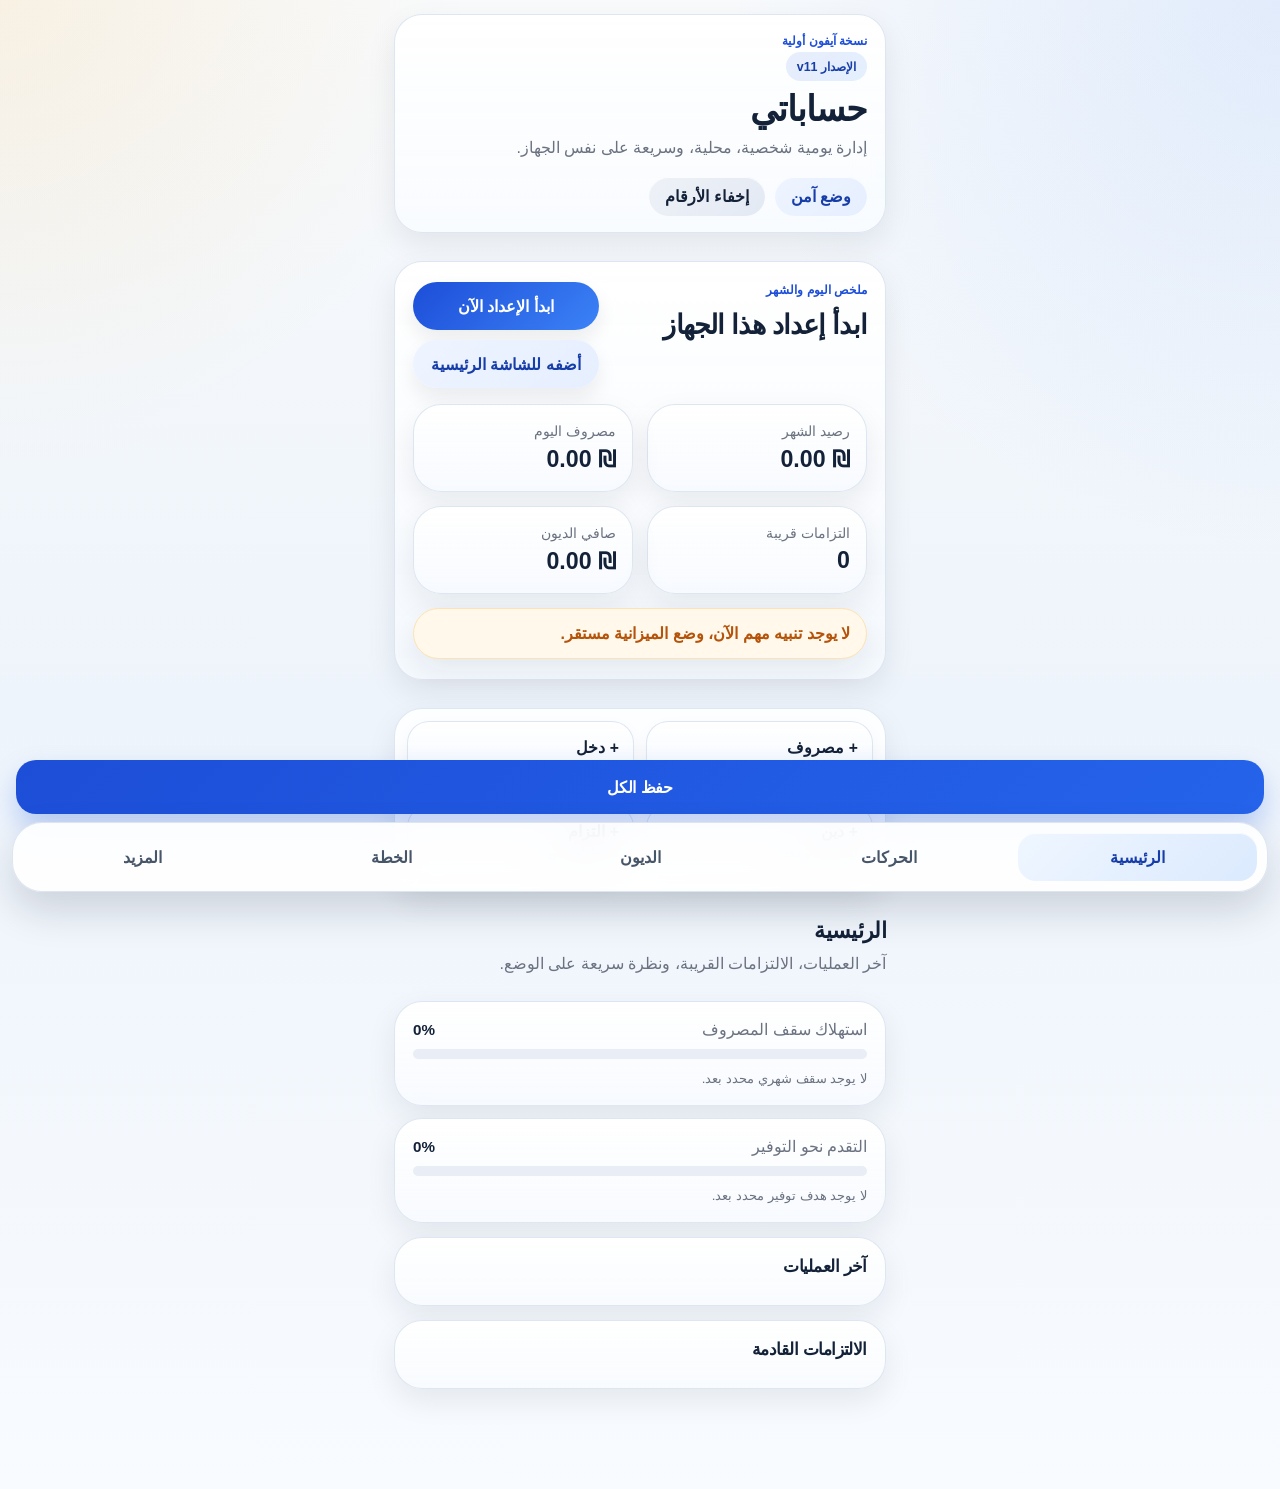
<file: iphone-v11.html>
﻿<!DOCTYPE html>
<html lang="ar" dir="rtl">
<head>
    <meta charset="utf-8" />
    <meta name="viewport" content="width=device-width, initial-scale=1, viewport-fit=cover" />
    <title>حساباتي | آيفون | v11</title>
    <meta name="theme-color" content="#0f172a" />
    <meta name="apple-mobile-web-app-capable" content="yes" />
    <meta name="apple-mobile-web-app-status-bar-style" content="black-translucent" />
    <meta name="apple-mobile-web-app-title" content="حساباتي v11" />
    <link rel="icon" href="./favicon.ico" />
    <link rel="apple-touch-icon" href="./favicon.ico" />
    <style>
:root {
    --bg: #f5f7fb;
    --surface: rgba(255, 255, 255, 0.88);
    --surface-strong: #ffffff;
    --line: #dbe4f0;
    --text: #132238;
    --muted: #6b7280;
    --primary: #1d4ed8;
    --primary-dark: #163da8;
    --danger: #dc2626;
    --success: #15803d;
    --warning: #b45309;
    --shadow: 0 12px 30px rgba(15, 23, 42, 0.08);
    --radius-xl: 28px;
    --radius-lg: 22px;
    --radius-md: 16px;
}

[hidden] { display: none !important; }
* { box-sizing: border-box; }
html { scroll-behavior: smooth; }
body {
    margin: 0;
    min-height: 100vh;
    font-family: "SF Pro Display", "Segoe UI", Tahoma, Arial, sans-serif;
    background:
        radial-gradient(circle at top right, rgba(59, 130, 246, 0.12), transparent 28%),
        radial-gradient(circle at top left, rgba(245, 158, 11, 0.10), transparent 24%),
        linear-gradient(180deg, #f8fafc 0%, #eef4fb 48%, #f8fbff 100%);
    color: var(--text);
}

.app-shell {
    max-width: 520px;
    margin: 0 auto;
    min-height: 100vh;
    padding: calc(env(safe-area-inset-top, 0px) + 14px) 14px calc(env(safe-area-inset-bottom, 0px) + 100px);
}

.app-main,
.panel,
.stack,
.list-stack {
    display: grid;
    gap: 14px;
}

.topbar,
.hero-card,
.quick-actions-card,
.card-form,
.list-card,
.privacy-card,
.metric-card,
.alert-card,
.progress-card {
    background: var(--surface);
    border: 1px solid rgba(219, 228, 240, 0.9);
    border-radius: var(--radius-xl);
    box-shadow: var(--shadow);
    backdrop-filter: blur(14px);
    -webkit-backdrop-filter: blur(14px);
}

.topbar {
    padding: 18px 18px 16px;
    margin-bottom: 14px;
    background:
        linear-gradient(180deg, rgba(255,255,255,0.96), rgba(248,251,255,0.92));
}

.topbar h1,
.privacy-card h1,
.hero-card h2,
.section-head h3,
.section-head h4 {
    margin: 0;
    font-weight: 900;
    letter-spacing: -0.03em;
}

.topbar h1 { font-size: 2.2rem; line-height: 1.05; }
.hero-card h2 { font-size: 1.7rem; line-height: 1.2; }
.section-head h3 { font-size: 1.35rem; }
.section-head h4 { font-size: 1.05rem; }

.eyebrow {
    margin: 0 0 4px;
    color: var(--primary);
    font-size: .78rem;
    font-weight: 800;
}

.version-badge {
    margin: 0 0 10px;
    display: inline-flex;
    align-items: center;
    padding: 7px 11px;
    border-radius: 999px;
    background: linear-gradient(135deg, rgba(29, 78, 216, 0.10), rgba(96, 165, 250, 0.16));
    color: var(--primary-dark);
    font-size: .78rem;
    font-weight: 900;
}

.subtitle,
.section-head p,
.helper {
    margin: 6px 0 0;
    color: var(--muted);
    line-height: 1.7;
}

.topbar-actions,
.hero-head,
.field-grid,
.tabs-inline,
.bottom-nav {
    display: flex;
    gap: 10px;
}

.topbar-actions {
    margin-top: 16px;
    flex-wrap: wrap;
}

.chip,
.button,
.nav-item,
.mini-tab {
    border: none;
    border-radius: 999px;
    font: inherit;
    cursor: pointer;
    transition: 180ms ease;
}

.chip {
    padding: 10px 16px;
    background: linear-gradient(135deg, #eef4ff, #e6efff);
    color: var(--primary-dark);
    font-weight: 800;
    box-shadow: inset 0 1px 0 rgba(255,255,255,0.8);
}

.chip-dark {
    background: linear-gradient(135deg, #eef2f7, #e3e9f4);
    color: var(--text);
}

.hero-card {
    padding: 20px 18px;
    margin-bottom: 14px;
    background:
        linear-gradient(180deg, rgba(255,255,255,0.96), rgba(245,249,255,0.92));
}

.quick-actions-card {
    padding: 12px;
    display: grid;
    grid-template-columns: repeat(2, minmax(0, 1fr));
    gap: 12px;
    margin-bottom: 14px;
}

.quick-action {
    border: 1px solid rgba(219, 228, 240, 0.9);
    background: linear-gradient(180deg, rgba(255,255,255,0.96), rgba(242,247,255,0.94));
    border-radius: 22px;
    padding: 16px 14px;
    text-align: right;
    color: var(--text);
    box-shadow:
        inset 0 1px 0 rgba(255,255,255,0.75),
        0 8px 18px rgba(15, 23, 42, 0.05);
}

.quick-action strong {
    display: block;
    margin-bottom: 4px;
    font-size: .98rem;
    font-weight: 900;
}

.quick-action span {
    color: var(--muted);
    font-size: .8rem;
}

.hero-head {
    align-items: flex-start;
    justify-content: space-between;
    margin-bottom: 16px;
}

.hero-copy {
    display: grid;
    gap: 8px;
}

.hero-helper {
    margin: 0;
    color: var(--muted);
    line-height: 1.7;
    font-size: .95rem;
}

.hero-actions {
    display: grid;
    gap: 10px;
    min-width: 160px;
}

.summary-grid {
    display: grid;
    grid-template-columns: repeat(2, minmax(0, 1fr));
    gap: 14px;
}

.metric-card {
    padding: 18px 16px;
    background: linear-gradient(180deg, rgba(255,255,255,0.98), rgba(247,250,255,0.92));
}

.metric-card span {
    display: block;
    color: var(--muted);
    font-size: .85rem;
    margin-bottom: 6px;
}

.metric-card strong {
    font-size: 1.45rem;
    font-weight: 900;
}

.alert-card {
    margin-top: 14px;
    padding: 15px 16px;
    color: var(--warning);
    background: #fff8eb;
    border-color: #fde2b2;
    font-weight: 700;
}

.section-head {
    margin-bottom: 10px;
}

.progress-grid {
    display: grid;
    gap: 12px;
}

.progress-card {
    padding: 18px;
    background: linear-gradient(180deg, rgba(255,255,255,0.98), rgba(247,250,255,0.92));
}

.progress-head {
    display: flex;
    align-items: center;
    justify-content: space-between;
    gap: 12px;
    margin-bottom: 10px;
}

.progress-head span,
.progress-card small {
    color: var(--muted);
}

.progress-head strong {
    font-size: .95rem;
    font-weight: 900;
}

.progress-track {
    height: 10px;
    border-radius: 999px;
    background: #e9eef6;
    overflow: hidden;
    margin-bottom: 10px;
}

.progress-bar {
    height: 100%;
    width: 0;
    border-radius: inherit;
    transition: width 220ms ease;
}

.progress-bar.danger {
    background: linear-gradient(90deg, #f59e0b, #ef4444);
}

.progress-bar.success {
    background: linear-gradient(90deg, #34d399, #10b981);
}

.panel { display: none; }
.panel.is-active { display: grid; }

.card-form,
.list-card,
.privacy-card {
    padding: 18px;
    background: linear-gradient(180deg, rgba(255,255,255,0.98), rgba(248,251,255,0.94));
}

.field {
    display: grid;
    gap: 6px;
}

.field span {
    color: var(--text);
    font-size: .9rem;
    font-weight: 800;
}

.input {
    width: 100%;
    min-height: 48px;
    padding: 12px 14px;
    border-radius: 15px;
    border: 1px solid var(--line);
    background: rgba(255,255,255,0.94);
    color: var(--text);
    font: inherit;
    box-shadow: inset 0 1px 2px rgba(15, 23, 42, 0.03);
}

.input.center { text-align: center; }

.field-grid {
    flex-direction: row;
}

.field-grid > .field {
    flex: 1 1 0;
}

.button {
    min-height: 48px;
    padding: 12px 18px;
    font-weight: 900;
    box-shadow: 0 10px 20px rgba(15, 23, 42, 0.08);
}

.button-primary {
    background: linear-gradient(135deg, var(--primary), #3b82f6);
    color: #fff;
}

.button-danger {
    background: linear-gradient(135deg, #d92d20, #ef4444);
    color: #fff;
}

.button-warning {
    background: linear-gradient(135deg, #b45309, #f59e0b);
    color: #fff;
}

.button-outline {
    background: #fff;
    border: 1px solid var(--line);
    color: var(--text);
}

.button-ghost {
    background: linear-gradient(135deg, #eef4ff, #e6efff);
    color: var(--primary-dark);
}

.button:hover,
.chip:hover,
.nav-item:hover,
.mini-tab:hover {
    transform: translateY(-1px);
}

@media (max-width: 420px) {
    .hero-head {
        display: grid;
        gap: 14px;
    }

    .hero-actions {
        width: 100%;
    }
}

.tabs-inline {
    margin-bottom: 8px;
}

.compact-tabs {
    margin-bottom: 12px;
}

.mini-tab {
    min-height: 40px;
    padding: 0 18px;
    background: #edf2fa;
    color: #334155;
    font-weight: 800;
}

.mini-tab.is-active {
    background: var(--primary);
    color: #fff;
}

.money-form { display: none; }
.money-form.is-active { display: grid; gap: 12px; }

.list-item {
    display: flex;
    align-items: center;
    justify-content: space-between;
    gap: 12px;
    padding: 14px 0;
    border-bottom: 1px solid #edf2f7;
}

.list-item:last-child { border-bottom: none; }

.list-title {
    font-weight: 800;
    margin-bottom: 4px;
}

.list-meta {
    color: var(--muted);
    font-size: .84rem;
    line-height: 1.6;
}

.list-value {
    text-align: left;
    font-weight: 900;
    white-space: nowrap;
}

.list-actions {
    display: flex;
    align-items: center;
    gap: 8px;
}

.inline-button {
    min-height: 34px;
    padding: 0 12px;
    border-radius: 999px;
    border: none;
    font: inherit;
    font-size: .78rem;
    font-weight: 900;
    cursor: pointer;
}

.inline-button.success {
    background: #ecfdf3;
    color: var(--success);
}

.inline-button.danger {
    background: #fff1f2;
    color: var(--danger);
}

.tone-income { color: var(--success); }
.tone-expense { color: var(--danger); }
.tone-debt { color: #7c3aed; }
.tone-warning { color: var(--warning); }

.empty-state {
    padding: 12px 0;
    color: var(--muted);
    text-align: center;
}

.summary-inline {
    display: grid;
    gap: 8px;
    margin-bottom: 10px;
}

.summary-pill {
    min-height: 44px;
    padding: 0 16px;
    display: flex;
    align-items: center;
    justify-content: space-between;
    gap: 10px;
    background: linear-gradient(180deg, rgba(248,251,255,0.98), rgba(241,247,255,0.96));
    border: 1px solid #e3eaf3;
    border-radius: 16px;
    color: var(--text);
    font-size: .85rem;
}

.bottom-nav {
    position: fixed;
    right: 12px;
    left: 12px;
    bottom: calc(env(safe-area-inset-bottom, 0px) + 8px);
    padding: 10px;
    background: rgba(255, 255, 255, 0.90);
    border: 1px solid rgba(219, 228, 240, 0.95);
    border-radius: 30px;
    box-shadow: 0 18px 40px rgba(15, 23, 42, 0.16);
    backdrop-filter: blur(18px);
    -webkit-backdrop-filter: blur(18px);
    justify-content: space-between;
    z-index: 30;
}

.save-fab {
    position: fixed;
    right: 16px;
    left: 16px;
    bottom: calc(env(safe-area-inset-bottom, 0px) + 86px);
    min-height: 54px;
    border: none;
    border-radius: 20px;
    background: linear-gradient(135deg, #1d4ed8, #2563eb);
    color: #ffffff;
    font: inherit;
    font-size: 1rem;
    font-weight: 900;
    letter-spacing: -0.01em;
    box-shadow: 0 14px 28px rgba(37, 99, 235, 0.28);
    cursor: pointer;
    z-index: 29;
    transition: transform 160ms ease, box-shadow 160ms ease;
}

.save-fab:active {
    transform: translateY(1px) scale(0.995);
    box-shadow: 0 10px 20px rgba(37, 99, 235, 0.24);
}

.nav-item {
    flex: 1 1 0;
    min-height: 48px;
    background: transparent;
    color: #475569;
    font-weight: 800;
    border-radius: 18px;
}

.nav-item.is-active {
    background: linear-gradient(135deg, #eff6ff, #dbeafe);
    color: var(--primary-dark);
    box-shadow: inset 0 1px 0 rgba(255,255,255,0.75);
}

.privacy-screen {
    min-height: calc(100vh - 32px);
    display: grid;
    place-items: center;
}

.privacy-card {
    text-align: center;
}

.privacy-badge {
    display: inline-flex;
    align-items: center;
    justify-content: center;
    min-height: 36px;
    padding: 6px 14px;
    border-radius: 999px;
    background: #eff6ff;
    color: var(--primary-dark);
    font-weight: 900;
}

.toast {
    position: fixed;
    inset-inline: 20px;
    bottom: calc(env(safe-area-inset-bottom, 0px) + 84px);
    padding: 13px 16px;
    border-radius: 18px;
    background: rgba(15, 23, 42, 0.92);
    color: #fff;
    text-align: center;
    box-shadow: var(--shadow);
    z-index: 40;
}

@media (max-width: 420px) {
    .app-shell {
        padding-inline: 12px;
    }

    .field-grid,
    .hero-head {
        flex-direction: column;
        align-items: stretch;
    }

    .summary-grid {
        grid-template-columns: 1fr;
    }

    .quick-actions-card {
        grid-template-columns: 1fr;
    }
}

    </style>
</head>
<body>
<div class="app-shell" id="appShell">
        <div class="privacy-screen" id="privacyScreen" hidden>
            <div class="privacy-card">
                <span class="privacy-badge">الوضع الآمن</span>
                <h1>حساباتي</h1>
                <p>أدخل رمز هذا الجهاز للمتابعة.</p>
                <form id="unlockForm" class="stack">
                    <input id="unlockCode" class="input center" type="password" inputmode="numeric" maxlength="12" placeholder="رمز القفل" />
                    <button class="button button-primary" type="submit">فتح التطبيق</button>
                    <p class="helper error" id="unlockError"></p>
                </form>
            </div>
        </div>

        <main class="app-main" id="appMain">
            <header class="topbar">
                <div>
                    <p class="eyebrow">نسخة آيفون أولية</p>
                    <p class="version-badge">الإصدار v11</p>
                    <h1>حساباتي</h1>
                    <p class="subtitle">إدارة يومية شخصية، محلية، وسريعة على نفس الجهاز.</p>
                </div>
                <div class="topbar-actions">
                    <button class="chip" id="safeModeToggle" type="button">وضع آمن</button>
                    <button class="chip chip-dark" id="hideNumbersToggle" type="button">إخفاء الأرقام</button>
                </div>
            </header>

            <section class="hero-card">
                <div class="hero-head">
                    <div class="hero-copy">
                        <p class="eyebrow">ملخص اليوم والشهر</p>
                        <h2 id="deviceTitle">ابدأ إعداد هذا الجهاز</h2>
                        <p class="hero-helper" id="setupHelper" hidden>
                            هذا جهاز جديد. ابدأ من الخطة وحدد الاسم والعملة وسقف الصرف حتى يبدأ التطبيق يحسب لك بشكل صحيح.
                        </p>
                    </div>
                    <div class="hero-actions">
                        <button class="button button-primary" id="startSetupButton" type="button">ابدأ الإعداد الآن</button>
                        <button class="button button-ghost" id="installHintButton" type="button">أضفه للشاشة الرئيسية</button>
                    </div>
                </div>
                <div class="summary-grid">
                    <article class="metric-card">
                        <span>رصيد الشهر</span>
                        <strong data-money id="monthBalanceValue">₪ 0.00</strong>
                    </article>
                    <article class="metric-card">
                        <span>مصروف اليوم</span>
                        <strong data-money id="todayExpenseValue">₪ 0.00</strong>
                    </article>
                    <article class="metric-card">
                        <span>التزامات قريبة</span>
                        <strong id="dueSoonValue">0</strong>
                    </article>
                    <article class="metric-card">
                        <span>صافي الديون</span>
                        <strong data-money id="netDebtValue">₪ 0.00</strong>
                    </article>
                </div>
                <div class="alert-card" id="todayAlert">لا يوجد تنبيه مهم الآن، وضع الميزانية مستقر.</div>
            </section>

            <section class="quick-actions-card">
                <button class="quick-action" type="button" data-quick-panel="money" data-quick-money-tab="expense">
                    <strong>+ مصروف</strong>
                    <span>تسجيل صرف سريع</span>
                </button>
                <button class="quick-action" type="button" data-quick-panel="money" data-quick-money-tab="income">
                    <strong>+ دخل</strong>
                    <span>راتب أو تحويل</span>
                </button>
                <button class="quick-action" type="button" data-quick-panel="debts">
                    <strong>+ دين</strong>
                    <span>لشخص أو دفعة</span>
                </button>
                <button class="quick-action" type="button" data-quick-panel="plan">
                    <strong>+ التزام</strong>
                    <span>قسط أو فاتورة</span>
                </button>
            </section>

            <section class="panel is-active" data-panel="home">
                <div class="section-head">
                    <h3>الرئيسية</h3>
                    <p>آخر العمليات، الالتزامات القريبة، ونظرة سريعة على الوضع.</p>
                </div>
                <div class="progress-grid">
                    <article class="progress-card">
                        <div class="progress-head">
                            <span>استهلاك سقف المصروف</span>
                            <strong id="budgetUsagePercent">0%</strong>
                        </div>
                        <div class="progress-track"><div class="progress-bar danger" id="budgetUsageBar"></div></div>
                        <small id="budgetUsageHint">لا يوجد سقف شهري محدد بعد.</small>
                    </article>
                    <article class="progress-card">
                        <div class="progress-head">
                            <span>التقدم نحو التوفير</span>
                            <strong id="savingUsagePercent">0%</strong>
                        </div>
                        <div class="progress-track"><div class="progress-bar success" id="savingUsageBar"></div></div>
                        <small id="savingUsageHint">لا يوجد هدف توفير محدد بعد.</small>
                    </article>
                </div>
                <div class="list-card">
                    <div class="section-head compact">
                        <h4>آخر العمليات</h4>
                    </div>
                    <div id="recentOperations" class="list-stack"></div>
                </div>
                <div class="list-card">
                    <div class="section-head compact">
                        <h4>الالتزامات القادمة</h4>
                    </div>
                    <div id="upcomingCommitments" class="list-stack"></div>
                </div>
            </section>

            <section class="panel" data-panel="money">
                <div class="section-head">
                    <h3>الدخل والمصاريف</h3>
                    <p>إضافة دخل ومصروف بسرعة مع سجل حديث واضح.</p>
                </div>

                <div class="tabs-inline">
                    <button class="mini-tab is-active" data-money-tab="expense" type="button">مصروف</button>
                    <button class="mini-tab" data-money-tab="income" type="button">دخل</button>
                </div>

                <form class="card-form money-form is-active" id="expenseForm" data-money-form="expense">
                    <label class="field">
                        <span>العنوان</span>
                        <input id="expenseTitle" class="input" type="text" placeholder="خضار، بنزين، مدرسة..." required />
                    </label>
                    <div class="field-grid">
                        <label class="field">
                            <span>المبلغ</span>
                            <input id="expenseAmount" class="input" type="text" inputmode="decimal" placeholder="0.00" required />
                        </label>
                        <label class="field">
                            <span>التاريخ</span>
                            <input id="expenseDate" class="input" type="date" required />
                        </label>
                    </div>
                    <div class="field-grid">
                        <label class="field">
                            <span>التصنيف</span>
                            <input id="expenseCategory" class="input" type="text" placeholder="بيت، سيارة، أكل..." />
                        </label>
                        <label class="field">
                            <span>ملاحظة</span>
                            <input id="expenseNote" class="input" type="text" placeholder="اختياري" />
                        </label>
                    </div>
                    <button class="button button-danger" type="submit">حفظ المصروف</button>
                </form>

                <form class="card-form money-form" id="incomeForm" data-money-form="income">
                    <label class="field">
                        <span>العنوان</span>
                        <input id="incomeTitle" class="input" type="text" placeholder="راتب، حوالة، هدية..." required />
                    </label>
                    <div class="field-grid">
                        <label class="field">
                            <span>المبلغ</span>
                            <input id="incomeAmount" class="input" type="text" inputmode="decimal" placeholder="0.00" required />
                        </label>
                        <label class="field">
                            <span>التاريخ</span>
                            <input id="incomeDate" class="input" type="date" required />
                        </label>
                    </div>
                    <div class="field-grid">
                        <label class="field">
                            <span>التصنيف</span>
                            <input id="incomeCategory" class="input" type="text" placeholder="راتب، إضافي، تحويل..." />
                        </label>
                        <label class="field">
                            <span>ملاحظة</span>
                            <input id="incomeNote" class="input" type="text" placeholder="اختياري" />
                        </label>
                    </div>
                    <button class="button button-primary" type="submit">حفظ الدخل</button>
                </form>

                <div class="list-card">
                    <div class="section-head compact">
                        <h4>سجل العمليات</h4>
                    </div>
                    <div class="tabs-inline compact-tabs">
                        <button class="mini-tab is-active" data-log-filter="all" type="button">الكل</button>
                        <button class="mini-tab" data-log-filter="expense" type="button">مصروف</button>
                        <button class="mini-tab" data-log-filter="income" type="button">دخل</button>
                    </div>
                    <div id="moneyEntries" class="list-stack"></div>
                </div>
            </section>

            <section class="panel" data-panel="debts">
                <div class="section-head">
                    <h3>الأشخاص والديون</h3>
                    <p>لكل شخص سجل واضح: إله عليك، إليك عليه، والرصيد النهائي.</p>
                </div>

                <form class="card-form" id="debtForm">
                    <div class="field-grid">
                        <label class="field">
                            <span>اسم الشخص</span>
                            <input id="debtPerson" class="input" type="text" placeholder="مثال: أحمد" required />
                        </label>
                        <label class="field">
                            <span>نوع الحركة</span>
                            <select id="debtType" class="input">
                                <option value="for-me">إلي عليه</option>
                                <option value="on-me">عليّ إله</option>
                                <option value="paid-to-me">دفع لي</option>
                                <option value="paid-by-me">دفعت له</option>
                            </select>
                        </label>
                    </div>
                    <div class="field-grid">
                        <label class="field">
                            <span>المبلغ</span>
                            <input id="debtAmount" class="input" type="text" inputmode="decimal" placeholder="0.00" required />
                        </label>
                        <label class="field">
                            <span>التاريخ</span>
                            <input id="debtDate" class="input" type="date" required />
                        </label>
                    </div>
                    <label class="field">
                        <span>ملاحظة</span>
                        <input id="debtNote" class="input" type="text" placeholder="مثال: دفعة جزئية" />
                    </label>
                    <button class="button button-primary" type="submit">حفظ الحركة</button>
                </form>

                <div class="list-card">
                    <div class="section-head compact">
                        <h4>كشف الديون</h4>
                    </div>
                    <div class="summary-inline" id="debtSummary"></div>
                    <div id="debtEntries" class="list-stack"></div>
                </div>
            </section>

            <section class="panel" data-panel="plan">
                <div class="section-head">
                    <h3>الخطة الشهرية والالتزامات</h3>
                    <p>سقف الصرف، هدف التوفير، والأقساط التي يجب متابعتها.</p>
                </div>

                <form class="card-form" id="planForm">
                    <div class="field-grid">
                        <label class="field">
                            <span>اسم الجهاز / الحساب</span>
                            <input id="profileName" class="input" type="text" placeholder="آيفون 16 - حسابي" required />
                        </label>
                        <label class="field">
                            <span>العملة</span>
                            <input id="profileCurrency" class="input" type="text" value="₪" maxlength="10" />
                        </label>
                    </div>
                    <div class="field-grid">
                        <label class="field">
                            <span>سقف المصروف الشهري</span>
                            <input id="profileBudget" class="input" type="text" inputmode="decimal" placeholder="0.00" />
                        </label>
                        <label class="field">
                            <span>هدف التوفير</span>
                            <input id="profileSavingGoal" class="input" type="text" inputmode="decimal" placeholder="0.00" />
                        </label>
                    </div>
                    <label class="field">
                        <span>رمز قفل اختياري</span>
                        <input id="profilePasscode" class="input" type="password" inputmode="numeric" maxlength="12" placeholder="1234" />
                    </label>
                    <button class="button button-primary" type="submit">حفظ الخطة والإعدادات</button>
                </form>

                <form class="card-form" id="commitmentForm">
                    <div class="field-grid">
                        <label class="field">
                            <span>اسم الالتزام</span>
                            <input id="commitmentName" class="input" type="text" placeholder="إيجار، قسط..." required />
                        </label>
                        <label class="field">
                            <span>المبلغ</span>
                            <input id="commitmentAmount" class="input" type="text" inputmode="decimal" placeholder="0.00" required />
                        </label>
                    </div>
                    <div class="field-grid">
                        <label class="field">
                            <span>تاريخ الاستحقاق</span>
                            <input id="commitmentDate" class="input" type="date" required />
                        </label>
                        <label class="field">
                            <span>ملاحظات</span>
                            <input id="commitmentNote" class="input" type="text" placeholder="اختياري" />
                        </label>
                    </div>
                    <button class="button button-warning" type="submit">حفظ الالتزام</button>
                </form>

                <div class="list-card">
                    <div class="section-head compact">
                        <h4>سجل الالتزامات</h4>
                    </div>
                    <div id="commitmentEntries" class="list-stack"></div>
                </div>
            </section>

            <section class="panel" data-panel="more">
                <div class="section-head">
                    <h3>النسخ والخصوصية</h3>
                    <p>نسخة احتياطية، استرجاع، ومسح آمن لبيانات هذا الجهاز.</p>
                </div>

                <div class="card-form">
                    <button class="button button-primary" id="exportBackupButton" type="button">تصدير نسخة JSON</button>
                    <label class="button button-outline file-button">
                        استيراد نسخة
                        <input id="importBackupInput" type="file" accept="application/json" hidden />
                    </label>
                    <button class="button button-outline" id="lockDeviceButton" type="button">قفل الجهاز الآن</button>
                    <button class="button button-danger" id="resetDeviceButton" type="button">تصفير بيانات هذا الجهاز</button>
                    <p class="helper" id="backupStatus">آخر نسخة: لا يوجد بعد.</p>
                </div>
            </section>
        </main>

        <button class="save-fab" id="saveAllButton" type="button">حفظ الكل</button>

        <nav class="bottom-nav">
            <button class="nav-item is-active" type="button" data-panel-target="home"><span>الرئيسية</span></button>
            <button class="nav-item" type="button" data-panel-target="money"><span>الحركات</span></button>
            <button class="nav-item" type="button" data-panel-target="debts"><span>الديون</span></button>
            <button class="nav-item" type="button" data-panel-target="plan"><span>الخطة</span></button>
            <button class="nav-item" type="button" data-panel-target="more"><span>المزيد</span></button>
        </nav>

        <div class="toast" id="toastMessage" hidden></div>
    </div>

    
    <script>
(function () {
    const STORAGE_KEY = "personalaccounts.iphone.v1";
    const DEFAULT_STATE = {
        profile: {
            deviceName: "",
            currency: "₪",
            monthlyBudget: 0,
            savingGoal: 0,
            passcode: "",
            safeMode: false,
            hideNumbers: false
        },
        incomes: [],
        expenses: [],
        debts: [],
        commitments: []
    };

    const state = loadState();
    const refs = {
        appMain: document.getElementById("appMain"),
        privacyScreen: document.getElementById("privacyScreen"),
        unlockForm: document.getElementById("unlockForm"),
        unlockCode: document.getElementById("unlockCode"),
        unlockError: document.getElementById("unlockError"),
        deviceTitle: document.getElementById("deviceTitle"),
        monthBalanceValue: document.getElementById("monthBalanceValue"),
        todayExpenseValue: document.getElementById("todayExpenseValue"),
        dueSoonValue: document.getElementById("dueSoonValue"),
        netDebtValue: document.getElementById("netDebtValue"),
        todayAlert: document.getElementById("todayAlert"),
        recentOperations: document.getElementById("recentOperations"),
        upcomingCommitments: document.getElementById("upcomingCommitments"),
        moneyEntries: document.getElementById("moneyEntries"),
        debtEntries: document.getElementById("debtEntries"),
        debtSummary: document.getElementById("debtSummary"),
        commitmentEntries: document.getElementById("commitmentEntries"),
        setupHelper: document.getElementById("setupHelper"),
        toast: document.getElementById("toastMessage"),
        backupStatus: document.getElementById("backupStatus"),
        saveAllButton: document.getElementById("saveAllButton"),
        safeModeToggle: document.getElementById("safeModeToggle"),
        hideNumbersToggle: document.getElementById("hideNumbersToggle"),
        budgetUsagePercent: document.getElementById("budgetUsagePercent"),
        budgetUsageBar: document.getElementById("budgetUsageBar"),
        budgetUsageHint: document.getElementById("budgetUsageHint"),
        savingUsagePercent: document.getElementById("savingUsagePercent"),
        savingUsageBar: document.getElementById("savingUsageBar"),
        savingUsageHint: document.getElementById("savingUsageHint"),
        startSetupButton: document.getElementById("startSetupButton")
    };
    let currentLogFilter = "all";

    function bind() {
        document.querySelectorAll("[data-panel-target]").forEach((button) => {
            button.addEventListener("click", () => switchPanel(button.getAttribute("data-panel-target")));
        });

        document.querySelectorAll("[data-money-tab]").forEach((button) => {
            button.addEventListener("click", () => switchMoneyTab(button.getAttribute("data-money-tab")));
        });

        document.querySelectorAll("[data-log-filter]").forEach((button) => {
            button.addEventListener("click", () => switchLogFilter(button.getAttribute("data-log-filter")));
        });

        document.querySelectorAll("[data-quick-panel]").forEach((button) => {
            button.addEventListener("click", () => {
                const panel = button.getAttribute("data-quick-panel");
                switchPanel(panel);
                const moneyTab = button.getAttribute("data-quick-money-tab");
                if (moneyTab) {
                    switchMoneyTab(moneyTab);
                }
            });
        });

        document.getElementById("expenseForm").addEventListener("submit", onExpenseSubmit);
        document.getElementById("incomeForm").addEventListener("submit", onIncomeSubmit);
        document.getElementById("debtForm").addEventListener("submit", onDebtSubmit);
        document.getElementById("commitmentForm").addEventListener("submit", onCommitmentSubmit);
        document.getElementById("planForm").addEventListener("submit", onPlanSubmit);
        document.getElementById("exportBackupButton").addEventListener("click", exportBackup);
        document.getElementById("importBackupInput").addEventListener("change", importBackup);
        document.getElementById("resetDeviceButton").addEventListener("click", resetDevice);
        document.getElementById("lockDeviceButton").addEventListener("click", lockNow);
        document.getElementById("installHintButton").addEventListener("click", showInstallHint);
        refs.saveAllButton.addEventListener("click", saveAllNow);
        refs.startSetupButton.addEventListener("click", startSetup);
        refs.safeModeToggle.addEventListener("click", toggleSafeMode);
        refs.hideNumbersToggle.addEventListener("click", toggleHideNumbers);
        refs.unlockForm.addEventListener("submit", unlock);
    }

    function seedDates() {
        const today = dateValue(new Date());
        ["expenseDate", "incomeDate", "debtDate", "commitmentDate"].forEach((id) => {
            const element = document.getElementById(id);
            if (element && !element.value) element.value = today;
        });
    }

    function onExpenseSubmit(event) {
        event.preventDefault();
        state.expenses.unshift({
            id: crypto.randomUUID(),
            title: value("expenseTitle"),
            amount: amount("expenseAmount"),
            date: value("expenseDate"),
            category: value("expenseCategory"),
            note: value("expenseNote"),
            createdAt: new Date().toISOString()
        });
        saveState();
        event.target.reset();
        seedDates();
        toast("تم حفظ المصروف.");
        render();
    }

    function onIncomeSubmit(event) {
        event.preventDefault();
        state.incomes.unshift({
            id: crypto.randomUUID(),
            title: value("incomeTitle"),
            amount: amount("incomeAmount"),
            date: value("incomeDate"),
            category: value("incomeCategory"),
            note: value("incomeNote"),
            createdAt: new Date().toISOString()
        });
        saveState();
        event.target.reset();
        seedDates();
        toast("تم حفظ الدخل.");
        render();
    }

    function onDebtSubmit(event) {
        event.preventDefault();
        state.debts.unshift({
            id: crypto.randomUUID(),
            person: value("debtPerson"),
            type: value("debtType"),
            amount: amount("debtAmount"),
            date: value("debtDate"),
            note: value("debtNote"),
            createdAt: new Date().toISOString()
        });
        saveState();
        event.target.reset();
        seedDates();
        toast("تم حفظ حركة الدين.");
        render();
    }

    function onCommitmentSubmit(event) {
        event.preventDefault();
        state.commitments.unshift({
            id: crypto.randomUUID(),
            name: value("commitmentName"),
            amount: amount("commitmentAmount"),
            dueDate: value("commitmentDate"),
            note: value("commitmentNote"),
            isPaid: false,
            createdAt: new Date().toISOString()
        });
        saveState();
        event.target.reset();
        seedDates();
        toast("تم حفظ الالتزام.");
        render();
    }

    function onPlanSubmit(event) {
        event.preventDefault();
        state.profile.deviceName = value("profileName");
        state.profile.currency = value("profileCurrency") || "₪";
        state.profile.monthlyBudget = amount("profileBudget");
        state.profile.savingGoal = amount("profileSavingGoal");
        state.profile.passcode = value("profilePasscode");
        saveState();
        unlocked = !state.profile.passcode || !state.profile.safeMode || unlocked;
        toast("تم حفظ الخطة وإعدادات الجهاز.");
        render();
    }

    function switchPanel(panel) {
        document.querySelectorAll(".panel").forEach((item) => item.classList.toggle("is-active", item.getAttribute("data-panel") === panel));
        document.querySelectorAll(".nav-item").forEach((item) => item.classList.toggle("is-active", item.getAttribute("data-panel-target") === panel));
        window.scrollTo({ top: 0, behavior: "smooth" });
    }

    function switchMoneyTab(tab) {
        document.querySelectorAll(".mini-tab").forEach((item) => item.classList.toggle("is-active", item.getAttribute("data-money-tab") === tab));
        document.querySelectorAll(".money-form").forEach((item) => item.classList.toggle("is-active", item.getAttribute("data-money-form") === tab));
    }

    function switchLogFilter(filter) {
        currentLogFilter = filter;
        document.querySelectorAll("[data-log-filter]").forEach((item) => item.classList.toggle("is-active", item.getAttribute("data-log-filter") === filter));
        render();
    }

    function unlock(event) {
        event.preventDefault();
        if (value("unlockCode") === state.profile.passcode) {
            unlocked = true;
            refs.unlockError.textContent = "";
            refs.unlockCode.value = "";
            render();
            return;
        }
        refs.unlockError.textContent = "رمز القفل غير صحيح.";
    }

    function toggleSafeMode() {
        state.profile.safeMode = !state.profile.safeMode;
        saveState();
        if (state.profile.safeMode && state.profile.passcode) {
            unlocked = false;
        }
        render();
        toast(state.profile.safeMode ? "تم تفعيل الوضع الآمن." : "تم إيقاف الوضع الآمن.");
    }

    function toggleHideNumbers() {
        state.profile.hideNumbers = !state.profile.hideNumbers;
        saveState();
        render();
    }

    function lockNow() {
        if (!state.profile.passcode) {
            toast("أضف رمز قفل أولًا من قسم الخطة.");
            return;
        }
        unlocked = false;
        render();
    }

    function showInstallHint() {
        toast("من Safari اضغط مشاركة ثم أضفه للشاشة الرئيسية. هذه نسخة v10 النظيف.");
    }

    function startSetup() {
        switchPanel("plan");
        document.getElementById("profileName").focus();
    }

    function exportBackup() {
        const blob = new Blob([JSON.stringify(state, null, 2)], { type: "application/json" });
        const url = URL.createObjectURL(blob);
        const link = document.createElement("a");
        link.href = url;
        link.download = "personalaccounts-iphone-backup.json";
        link.click();
        URL.revokeObjectURL(url);
        refs.backupStatus.textContent = "آخر نسخة: تم التصدير الآن.";
        toast("تم تصدير نسخة JSON.");
    }

    function importBackup(event) {
        const file = event.target.files && event.target.files[0];
        if (!file) return;
        const reader = new FileReader();
        reader.onload = function () {
            try {
                const data = JSON.parse(String(reader.result || "{}"));
                Object.assign(state, normalizeState(data));
                saveState();
                unlocked = !state.profile.passcode || !state.profile.safeMode;
                toast("تم استيراد النسخة.");
                render();
            } catch {
                toast("تعذر قراءة النسخة.");
            }
        };
        reader.readAsText(file);
        event.target.value = "";
    }

    function resetDevice() {
        if (!window.confirm("سيتم حذف كل بيانات هذا الجهاز المحلي. هل تريد المتابعة؟")) return;
        localStorage.removeItem(STORAGE_KEY);
        Object.assign(state, normalizeState(DEFAULT_STATE));
        unlocked = true;
        seedDates();
        render();
        toast("تم تصفير بيانات هذا الجهاز.");
    }

    function render() {
        const hidden = !!state.profile.hideNumbers;
        const isConfigured = !!state.profile.deviceName;
        const hasEntries = !!(state.incomes.length || state.expenses.length || state.debts.length || state.commitments.length);
        const needsSetup = !isConfigured && !hasEntries;

        refs.deviceTitle.textContent = state.profile.deviceName || "ابدأ إعداد هذا الجهاز";
        refs.setupHelper.hidden = !needsSetup;
        refs.startSetupButton.hidden = !needsSetup;
        setValue("profileName", state.profile.deviceName);
        setValue("profileCurrency", state.profile.currency || "₪");
        setValue("profileBudget", state.profile.monthlyBudget || "");
        setValue("profileSavingGoal", state.profile.savingGoal || "");
        setValue("profilePasscode", state.profile.passcode || "");
        refs.safeModeToggle.textContent = state.profile.safeMode ? "إيقاف الوضع الآمن" : "وضع آمن";
        refs.hideNumbersToggle.textContent = hidden ? "إظهار الأرقام" : "إخفاء الأرقام";
        refs.appMain.hidden = state.profile.safeMode && !!state.profile.passcode && !unlocked;
        refs.privacyScreen.hidden = !state.profile.safeMode || !state.profile.passcode || unlocked;

        const currency = state.profile.currency || "₪";
        const incomesMonth = monthItems(state.incomes);
        const expensesMonth = monthItems(state.expenses);
        const monthIncome = sum(incomesMonth, "amount");
        const monthExpense = sum(expensesMonth, "amount");
        const monthBalance = monthIncome - monthExpense;
        const todayExpense = state.expenses.filter((x) => x.date === dateValue(new Date())).reduce((a, b) => a + Number(b.amount || 0), 0);
        const netDebt = state.debts.reduce((total, item) => {
            if (item.type === "for-me") return total + item.amount;
            if (item.type === "on-me") return total - item.amount;
            if (item.type === "paid-to-me") return total - item.amount;
            return total + item.amount;
        }, 0);
        const dueSoon = state.commitments.filter((x) => !x.isPaid && daysUntil(x.dueDate) >= 0 && daysUntil(x.dueDate) <= 3);
        const budgetUsage = state.profile.monthlyBudget > 0 ? Math.min(100, Math.round((monthExpense / state.profile.monthlyBudget) * 100)) : 0;
        const savingCurrent = monthIncome - monthExpense;
        const savingUsage = state.profile.savingGoal > 0 ? Math.max(0, Math.min(100, Math.round((savingCurrent / state.profile.savingGoal) * 100))) : 0;

        money(refs.monthBalanceValue, monthBalance, currency, hidden);
        money(refs.todayExpenseValue, todayExpense, currency, hidden);
        money(refs.netDebtValue, netDebt, currency, hidden);
        refs.dueSoonValue.textContent = dueSoon.length;
        refs.budgetUsagePercent.textContent = `${budgetUsage}%`;
        refs.budgetUsageBar.style.width = `${budgetUsage}%`;
        refs.budgetUsageHint.textContent = state.profile.monthlyBudget > 0
            ? `${hidden ? "••••" : formatMoney(monthExpense, currency)} من أصل ${hidden ? "••••" : formatMoney(state.profile.monthlyBudget, currency)}`
            : "لا يوجد سقف شهري محدد بعد.";
        refs.savingUsagePercent.textContent = `${savingUsage}%`;
        refs.savingUsageBar.style.width = `${savingUsage}%`;
        refs.savingUsageHint.textContent = state.profile.savingGoal > 0
            ? `${hidden ? "••••" : formatMoney(savingCurrent, currency)} من أصل ${hidden ? "••••" : formatMoney(state.profile.savingGoal, currency)}`
            : "لا يوجد هدف توفير محدد بعد.";

        refs.todayAlert.textContent = needsSetup
            ? "هذا جهاز جديد. افتح الخطة وحدد الاسم والعملة وسقف المصروف حتى يبدأ الاستخدام بشكل صحيح."
            : dueSoon.length
                ? `عندك ${dueSoon.length} التزام قريب خلال 3 أيام.`
                : state.profile.monthlyBudget > 0 && monthExpense > state.profile.monthlyBudget
                    ? "تنبيه: تجاوزت سقف المصروف الشهري."
                    : "لا يوجد تنبيه مهم الآن، وضع الميزانية مستقر.";

        renderOperations(currency, hidden);
        renderDebts(currency, hidden);
        renderCommitments(currency, hidden);
    }

    function renderOperations(currency, hidden) {
        const recent = state.expenses.map((x) => ({ kind: "expense", ...x }))
            .concat(state.incomes.map((x) => ({ kind: "income", ...x })))
            .sort((a, b) => new Date(b.createdAt) - new Date(a.createdAt))
            .slice(0, 8);

        refs.recentOperations.innerHTML = recent.length
            ? recent.map((item) => listItemMarkup(
                item.title,
                `${item.kind === "expense" ? "مصروف" : "دخل"} · ${displayDate(item.date)}${item.category ? ` · ${item.category}` : ""}`,
                hidden ? "••••" : formatMoney(item.amount, currency),
                item.kind === "expense" ? "tone-expense" : "tone-income"
            )).join("")
            : emptyState("لا توجد عمليات بعد.");

        let moneyLog = state.expenses.map((x) => ({ kind: "expense", ...x }))
            .concat(state.incomes.map((x) => ({ kind: "income", ...x })))
            .sort((a, b) => new Date(b.createdAt) - new Date(a.createdAt));
        if (currentLogFilter !== "all") {
            moneyLog = moneyLog.filter((item) => item.kind === currentLogFilter);
        }

        refs.moneyEntries.innerHTML = moneyLog.length
            ? moneyLog.map((item) => listItemMarkup(
                item.title,
                `${item.kind === "expense" ? "مصروف" : "دخل"} · ${displayDate(item.date)}${item.category ? ` · ${item.category}` : ""}`,
                hidden ? "••••" : formatMoney(item.amount, currency),
                item.kind === "expense" ? "tone-expense" : "tone-income"
            )).join("")
            : emptyState("لا توجد عمليات محفوظة.");
    }

    function renderDebts(currency, hidden) {
        const forMe = state.debts.filter((x) => x.type === "for-me").reduce((a, b) => a + Number(b.amount || 0), 0);
        const onMe = state.debts.filter((x) => x.type === "on-me").reduce((a, b) => a + Number(b.amount || 0), 0);
        refs.debtSummary.innerHTML = [
            summaryPill("إلك على الناس", hidden ? "••••" : formatMoney(forMe, currency)),
            summaryPill("عليك للناس", hidden ? "••••" : formatMoney(onMe, currency)),
            summaryPill("صافي الديون", hidden ? "••••" : formatMoney(forMe - onMe, currency))
        ].join("");

        refs.debtEntries.innerHTML = state.debts.length
            ? state.debts.map((item) => listItemMarkup(
                item.person,
                `${debtTypeLabel(item.type)} · ${displayDate(item.date)}${item.note ? ` · ${item.note}` : ""}`,
                hidden ? "••••" : formatMoney(item.amount, currency),
                "tone-debt"
            )).join("")
            : emptyState("لا توجد حركات ديون بعد.");
    }

    function renderCommitments(currency, hidden) {
        const upcoming = state.commitments
            .filter((x) => !x.isPaid)
            .sort((a, b) => new Date(a.dueDate) - new Date(b.dueDate));

        refs.upcomingCommitments.innerHTML = upcoming.length
            ? upcoming.slice(0, 6).map((item) => listItemMarkup(
                item.name,
                `${displayDate(item.dueDate)}${item.note ? ` · ${item.note}` : ""}`,
                hidden ? "••••" : formatMoney(item.amount, currency),
                "tone-warning"
            )).join("")
            : emptyState("لا توجد التزامات قريبة.");

        refs.commitmentEntries.innerHTML = state.commitments.length
            ? state.commitments.map((item) => commitmentItemMarkup(item, currency, hidden)).join("")
            : emptyState("لا توجد التزامات محفوظة.");

        refs.commitmentEntries.querySelectorAll("[data-mark-paid]").forEach((button) => {
            button.addEventListener("click", () => {
                const id = button.getAttribute("data-mark-paid");
                state.commitments = state.commitments.map((item) => item.id === id ? { ...item, isPaid: true } : item);
                saveState();
                toast("تم تعليم الالتزام كمدفوع.");
                render();
            });
        });
        refs.commitmentEntries.querySelectorAll("[data-delete-id]").forEach((button) => {
            button.addEventListener("click", () => {
                const id = button.getAttribute("data-delete-id");
                state.commitments = state.commitments.filter((item) => item.id !== id);
                saveState();
                toast("تم حذف الالتزام.");
                render();
            });
        });
    }

    function listItemMarkup(title, meta, valueText, tone) {
        return `<div class="list-item"><div><div class="list-title">${escapeHtml(title)}</div><div class="list-meta">${escapeHtml(meta)}</div></div><div class="list-value ${tone}">${escapeHtml(valueText)}</div></div>`;
    }

    function commitmentItemMarkup(item, currency, hidden) {
        return `<div class="list-item">
            <div>
                <div class="list-title">${escapeHtml(item.name)}</div>
                <div class="list-meta">${escapeHtml(item.isPaid ? "مدفوع" : "غير مدفوع")} · ${escapeHtml(displayDate(item.dueDate))}${item.note ? ` · ${escapeHtml(item.note)}` : ""}</div>
            </div>
            <div class="list-actions">
                <div class="list-value ${item.isPaid ? "tone-income" : "tone-warning"}">${escapeHtml(hidden ? "••••" : formatMoney(item.amount, currency))}</div>
                ${!item.isPaid ? `<button class="inline-button success" type="button" data-mark-paid="${escapeHtml(item.id)}">تم الدفع</button>` : ""}
                <button class="inline-button danger" type="button" data-delete-id="${escapeHtml(item.id)}">حذف</button>
            </div>
        </div>`;
    }

    function summaryPill(label, valueText) {
        return `<div class="summary-pill"><span>${escapeHtml(label)}</span><strong>${escapeHtml(valueText)}</strong></div>`;
    }

    function emptyState(message) {
        return `<div class="empty-state">${escapeHtml(message)}</div>`;
    }

    function money(element, valueAmount, currency, hidden) {
        element.textContent = hidden ? "••••" : formatMoney(valueAmount, currency);
    }

    function monthItems(items) {
        const now = new Date();
        return items.filter((item) => {
            const date = new Date(item.date);
            return date.getMonth() === now.getMonth() && date.getFullYear() === now.getFullYear();
        });
    }

    function sum(items, key) {
        return items.reduce((total, item) => total + Number(item[key] || 0), 0);
    }

    function debtTypeLabel(type) {
        return {
            "for-me": "إلي عليه",
            "on-me": "عليّ إله",
            "paid-to-me": "دفع لي",
            "paid-by-me": "دفعت له"
        }[type] || "حركة";
    }

    function daysUntil(dateString) {
        const date = new Date(dateString);
        const today = new Date();
        date.setHours(0, 0, 0, 0);
        today.setHours(0, 0, 0, 0);
        return Math.round((date - today) / 86400000);
    }

    function formatMoney(numberValue, currency) {
        return `${currency} ${new Intl.NumberFormat("en-US", { minimumFractionDigits: 2, maximumFractionDigits: 2 }).format(Number(numberValue || 0))}`;
    }

    function displayDate(valueText) {
        if (!valueText) return "بدون تاريخ";
        return new Intl.DateTimeFormat("ar", { year: "numeric", month: "short", day: "numeric" }).format(new Date(valueText));
    }

    function value(id) { return String(document.getElementById(id).value || "").trim(); }
    function amount(id) {
        const parsed = Number(document.getElementById(id).value || 0);
        return Number.isFinite(parsed) ? parsed : 0;
    }
    function setValue(id, nextValue) {
        const el = document.getElementById(id);
        if (el) el.value = nextValue;
    }
    function dateValue(date) {
        const y = date.getFullYear();
        const m = String(date.getMonth() + 1).padStart(2, "0");
        const d = String(date.getDate()).padStart(2, "0");
        return `${y}-${m}-${d}`;
    }

    function loadState() {
        try {
            const raw = localStorage.getItem(STORAGE_KEY);
            if (!raw) return normalizeState(DEFAULT_STATE);
            return normalizeState(JSON.parse(raw));
        } catch {
            return normalizeState(DEFAULT_STATE);
        }
    }

    function normalizeState(raw) {
        const data = raw || {};
        return {
            profile: {
                deviceName: String(data.profile?.deviceName || ""),
                currency: String(data.profile?.currency || "₪"),
                monthlyBudget: Number(data.profile?.monthlyBudget || 0),
                savingGoal: Number(data.profile?.savingGoal || 0),
                passcode: String(data.profile?.passcode || ""),
                safeMode: !!data.profile?.safeMode,
                hideNumbers: !!data.profile?.hideNumbers
            },
            incomes: Array.isArray(data.incomes) ? data.incomes : [],
            expenses: Array.isArray(data.expenses) ? data.expenses : [],
            debts: Array.isArray(data.debts) ? data.debts : [],
            commitments: Array.isArray(data.commitments) ? data.commitments : []
        };
    }

    function saveState() {
        localStorage.setItem(STORAGE_KEY, JSON.stringify(state));
    }

    function saveAllNow() {
        saveState();
        toast("تم حفظ كل البيانات على هذا الجهاز.");
    }

    function toast(message) {
        refs.toast.hidden = false;
        refs.toast.textContent = message;
        clearTimeout(toastTimer);
        toastTimer = window.setTimeout(() => { refs.toast.hidden = true; }, 2200);
    }

    function escapeHtml(valueText) {
        return String(valueText)
            .replace(/&/g, "&amp;")
            .replace(/</g, "&lt;")
            .replace(/>/g, "&gt;")
            .replace(/\"/g, "&quot;")
            .replace(/'/g, "&#39;");
    }
})();



    </script>
</body>
</html>
</file>
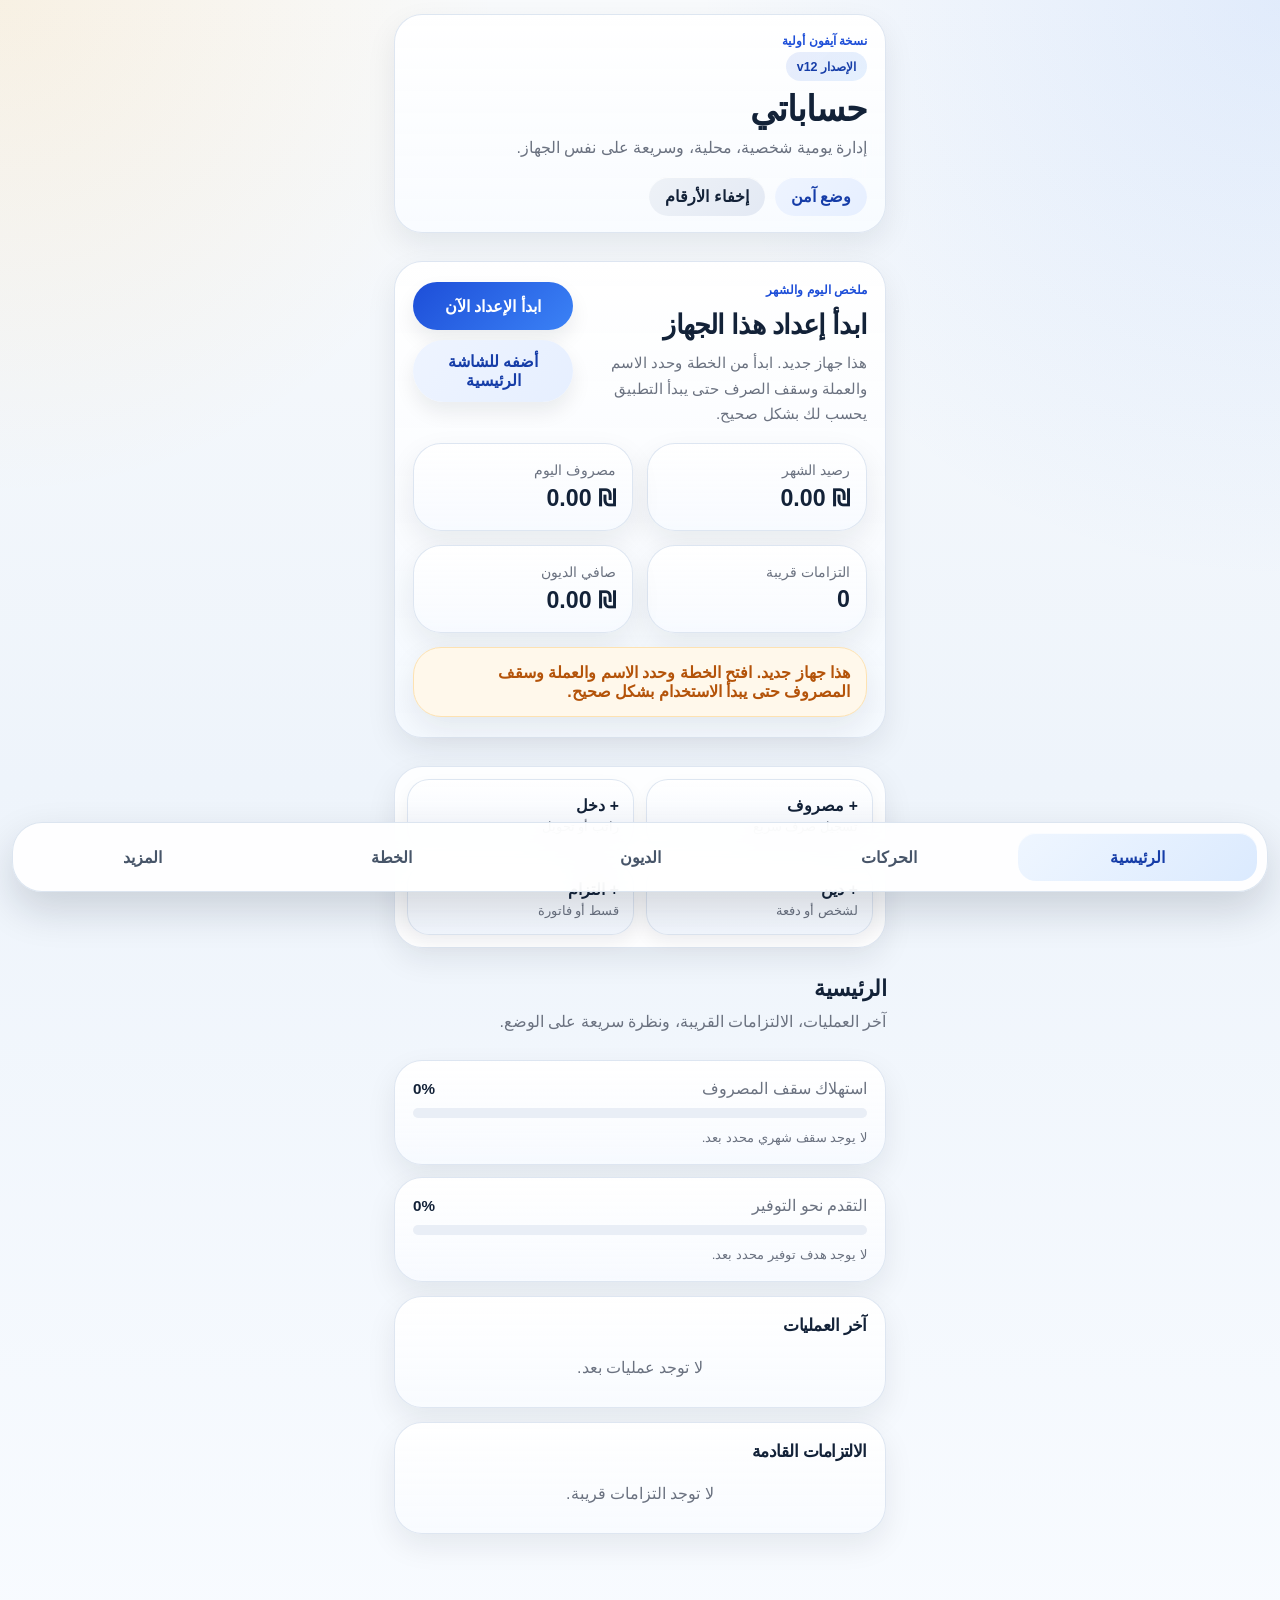
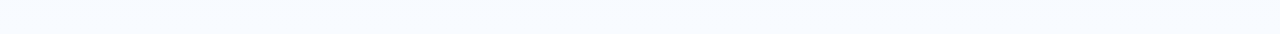
<file: iphone-v12.html>
﻿<!DOCTYPE html>
<html lang="ar" dir="rtl">
<head>
    <meta charset="utf-8" />
    <meta name="viewport" content="width=device-width, initial-scale=1, viewport-fit=cover" />
    <title>حساباتي | آيفون | v12</title>
    <meta name="theme-color" content="#0f172a" />
    <meta name="apple-mobile-web-app-capable" content="yes" />
    <meta name="apple-mobile-web-app-status-bar-style" content="black-translucent" />
    <meta name="apple-mobile-web-app-title" content="حساباتي v12" />
    <link rel="icon" href="./favicon.ico" />
    <link rel="apple-touch-icon" href="./favicon.ico" />
    <style>
:root {
    --bg: #f5f7fb;
    --surface: rgba(255, 255, 255, 0.88);
    --surface-strong: #ffffff;
    --line: #dbe4f0;
    --text: #132238;
    --muted: #6b7280;
    --primary: #1d4ed8;
    --primary-dark: #163da8;
    --danger: #dc2626;
    --success: #15803d;
    --warning: #b45309;
    --shadow: 0 12px 30px rgba(15, 23, 42, 0.08);
    --radius-xl: 28px;
    --radius-lg: 22px;
    --radius-md: 16px;
}

[hidden] { display: none !important; }
* { box-sizing: border-box; }
html { scroll-behavior: smooth; }
body {
    margin: 0;
    min-height: 100vh;
    font-family: "SF Pro Display", "Segoe UI", Tahoma, Arial, sans-serif;
    background:
        radial-gradient(circle at top right, rgba(59, 130, 246, 0.12), transparent 28%),
        radial-gradient(circle at top left, rgba(245, 158, 11, 0.10), transparent 24%),
        linear-gradient(180deg, #f8fafc 0%, #eef4fb 48%, #f8fbff 100%);
    color: var(--text);
}

.app-shell {
    max-width: 520px;
    margin: 0 auto;
    min-height: 100vh;
    padding: calc(env(safe-area-inset-top, 0px) + 14px) 14px calc(env(safe-area-inset-bottom, 0px) + 100px);
}

.app-main,
.panel,
.stack,
.list-stack {
    display: grid;
    gap: 14px;
}

.topbar,
.hero-card,
.quick-actions-card,
.card-form,
.list-card,
.privacy-card,
.metric-card,
.alert-card,
.progress-card {
    background: var(--surface);
    border: 1px solid rgba(219, 228, 240, 0.9);
    border-radius: var(--radius-xl);
    box-shadow: var(--shadow);
    backdrop-filter: blur(14px);
    -webkit-backdrop-filter: blur(14px);
}

.topbar {
    padding: 18px 18px 16px;
    margin-bottom: 14px;
    background:
        linear-gradient(180deg, rgba(255,255,255,0.96), rgba(248,251,255,0.92));
}

.topbar h1,
.privacy-card h1,
.hero-card h2,
.section-head h3,
.section-head h4 {
    margin: 0;
    font-weight: 900;
    letter-spacing: -0.03em;
}

.topbar h1 { font-size: 2.2rem; line-height: 1.05; }
.hero-card h2 { font-size: 1.7rem; line-height: 1.2; }
.section-head h3 { font-size: 1.35rem; }
.section-head h4 { font-size: 1.05rem; }

.eyebrow {
    margin: 0 0 4px;
    color: var(--primary);
    font-size: .78rem;
    font-weight: 800;
}

.version-badge {
    margin: 0 0 10px;
    display: inline-flex;
    align-items: center;
    padding: 7px 11px;
    border-radius: 999px;
    background: linear-gradient(135deg, rgba(29, 78, 216, 0.10), rgba(96, 165, 250, 0.16));
    color: var(--primary-dark);
    font-size: .78rem;
    font-weight: 900;
}

.subtitle,
.section-head p,
.helper {
    margin: 6px 0 0;
    color: var(--muted);
    line-height: 1.7;
}

.topbar-actions,
.hero-head,
.field-grid,
.tabs-inline,
.bottom-nav {
    display: flex;
    gap: 10px;
}

.topbar-actions {
    margin-top: 16px;
    flex-wrap: wrap;
}

.chip,
.button,
.nav-item,
.mini-tab {
    border: none;
    border-radius: 999px;
    font: inherit;
    cursor: pointer;
    transition: 180ms ease;
}

.chip {
    padding: 10px 16px;
    background: linear-gradient(135deg, #eef4ff, #e6efff);
    color: var(--primary-dark);
    font-weight: 800;
    box-shadow: inset 0 1px 0 rgba(255,255,255,0.8);
}

.chip-dark {
    background: linear-gradient(135deg, #eef2f7, #e3e9f4);
    color: var(--text);
}

.hero-card {
    padding: 20px 18px;
    margin-bottom: 14px;
    background:
        linear-gradient(180deg, rgba(255,255,255,0.96), rgba(245,249,255,0.92));
}

.quick-actions-card {
    padding: 12px;
    display: grid;
    grid-template-columns: repeat(2, minmax(0, 1fr));
    gap: 12px;
    margin-bottom: 14px;
}

.quick-action {
    border: 1px solid rgba(219, 228, 240, 0.9);
    background: linear-gradient(180deg, rgba(255,255,255,0.96), rgba(242,247,255,0.94));
    border-radius: 22px;
    padding: 16px 14px;
    text-align: right;
    color: var(--text);
    box-shadow:
        inset 0 1px 0 rgba(255,255,255,0.75),
        0 8px 18px rgba(15, 23, 42, 0.05);
}

.quick-action strong {
    display: block;
    margin-bottom: 4px;
    font-size: .98rem;
    font-weight: 900;
}

.quick-action span {
    color: var(--muted);
    font-size: .8rem;
}

.hero-head {
    align-items: flex-start;
    justify-content: space-between;
    margin-bottom: 16px;
}

.hero-copy {
    display: grid;
    gap: 8px;
}

.hero-helper {
    margin: 0;
    color: var(--muted);
    line-height: 1.7;
    font-size: .95rem;
}

.hero-actions {
    display: grid;
    gap: 10px;
    min-width: 160px;
}

.summary-grid {
    display: grid;
    grid-template-columns: repeat(2, minmax(0, 1fr));
    gap: 14px;
}

.metric-card {
    padding: 18px 16px;
    background: linear-gradient(180deg, rgba(255,255,255,0.98), rgba(247,250,255,0.92));
}

.metric-card span {
    display: block;
    color: var(--muted);
    font-size: .85rem;
    margin-bottom: 6px;
}

.metric-card strong {
    font-size: 1.45rem;
    font-weight: 900;
}

.alert-card {
    margin-top: 14px;
    padding: 15px 16px;
    color: var(--warning);
    background: #fff8eb;
    border-color: #fde2b2;
    font-weight: 700;
}

.section-head {
    margin-bottom: 10px;
}

.progress-grid {
    display: grid;
    gap: 12px;
}

.progress-card {
    padding: 18px;
    background: linear-gradient(180deg, rgba(255,255,255,0.98), rgba(247,250,255,0.92));
}

.progress-head {
    display: flex;
    align-items: center;
    justify-content: space-between;
    gap: 12px;
    margin-bottom: 10px;
}

.progress-head span,
.progress-card small {
    color: var(--muted);
}

.progress-head strong {
    font-size: .95rem;
    font-weight: 900;
}

.progress-track {
    height: 10px;
    border-radius: 999px;
    background: #e9eef6;
    overflow: hidden;
    margin-bottom: 10px;
}

.progress-bar {
    height: 100%;
    width: 0;
    border-radius: inherit;
    transition: width 220ms ease;
}

.progress-bar.danger {
    background: linear-gradient(90deg, #f59e0b, #ef4444);
}

.progress-bar.success {
    background: linear-gradient(90deg, #34d399, #10b981);
}

.panel { display: none; }
.panel.is-active { display: grid; }

.card-form,
.list-card,
.privacy-card {
    padding: 18px;
    background: linear-gradient(180deg, rgba(255,255,255,0.98), rgba(248,251,255,0.94));
}

.field {
    display: grid;
    gap: 6px;
}

.field span {
    color: var(--text);
    font-size: .9rem;
    font-weight: 800;
}

.input {
    width: 100%;
    min-height: 48px;
    padding: 12px 14px;
    border-radius: 15px;
    border: 1px solid var(--line);
    background: rgba(255,255,255,0.94);
    color: var(--text);
    font: inherit;
    box-shadow: inset 0 1px 2px rgba(15, 23, 42, 0.03);
}

.input.center { text-align: center; }
.input.search-input {
    min-height: 44px;
    padding-inline: 16px;
    background: linear-gradient(180deg, rgba(255,255,255,0.98), rgba(246,249,255,0.96));
}

.field-grid {
    flex-direction: row;
}

.field-grid > .field {
    flex: 1 1 0;
}

.button {
    min-height: 48px;
    padding: 12px 18px;
    font-weight: 900;
    box-shadow: 0 10px 20px rgba(15, 23, 42, 0.08);
}

.button-primary {
    background: linear-gradient(135deg, var(--primary), #3b82f6);
    color: #fff;
}

.button-danger {
    background: linear-gradient(135deg, #d92d20, #ef4444);
    color: #fff;
}

.button-warning {
    background: linear-gradient(135deg, #b45309, #f59e0b);
    color: #fff;
}

.button-outline {
    background: #fff;
    border: 1px solid var(--line);
    color: var(--text);
}

.button-ghost {
    background: linear-gradient(135deg, #eef4ff, #e6efff);
    color: var(--primary-dark);
}

.button:hover,
.chip:hover,
.nav-item:hover,
.mini-tab:hover {
    transform: translateY(-1px);
}

@media (max-width: 420px) {
    .hero-head {
        display: grid;
        gap: 14px;
    }

    .hero-actions {
        width: 100%;
    }
}

.tabs-inline {
    margin-bottom: 8px;
}

.compact-tabs {
    margin-bottom: 12px;
}

.mini-tab {
    min-height: 40px;
    padding: 0 18px;
    background: #edf2fa;
    color: #334155;
    font-weight: 800;
}

.mini-tab.is-active {
    background: var(--primary);
    color: #fff;
}

.money-form { display: none; }
.money-form.is-active { display: grid; gap: 12px; }

.list-item {
    display: flex;
    align-items: center;
    justify-content: space-between;
    gap: 12px;
    padding: 14px 0;
    border-bottom: 1px solid #edf2f7;
}

.list-item:last-child { border-bottom: none; }

.list-title {
    font-weight: 800;
    margin-bottom: 4px;
}

.list-meta {
    color: var(--muted);
    font-size: .84rem;
    line-height: 1.6;
}

.list-value {
    text-align: left;
    font-weight: 900;
    white-space: nowrap;
}

.list-actions {
    display: flex;
    align-items: center;
    gap: 8px;
}

.inline-button {
    min-height: 34px;
    padding: 0 12px;
    border-radius: 999px;
    border: none;
    font: inherit;
    font-size: .78rem;
    font-weight: 900;
    cursor: pointer;
}

.inline-button.success {
    background: #ecfdf3;
    color: var(--success);
}

.inline-button.danger {
    background: #fff1f2;
    color: var(--danger);
}

.tone-income { color: var(--success); }
.tone-expense { color: var(--danger); }
.tone-debt { color: #7c3aed; }
.tone-warning { color: var(--warning); }

.empty-state {
    padding: 12px 0;
    color: var(--muted);
    text-align: center;
}

.summary-inline {
    display: grid;
    gap: 8px;
    margin-bottom: 10px;
}

.toolbar-inline {
    display: grid;
    gap: 10px;
    margin-bottom: 12px;
}

.toggle-row {
    display: flex;
    align-items: center;
    justify-content: space-between;
    gap: 12px;
}

.toggle-row label {
    color: var(--muted);
    font-size: .88rem;
    font-weight: 700;
}

.people-card {
    margin-bottom: 12px;
}

.people-grid {
    display: grid;
    gap: 10px;
}

.person-card {
    padding: 14px;
    border-radius: 18px;
    border: 1px solid #e5ebf4;
    background: linear-gradient(180deg, rgba(255,255,255,0.98), rgba(245,249,255,0.94));
    box-shadow: inset 0 1px 0 rgba(255,255,255,0.8);
}

.person-head {
    display: flex;
    align-items: center;
    justify-content: space-between;
    gap: 10px;
    margin-bottom: 8px;
}

.person-name {
    font-weight: 900;
    font-size: 1rem;
}

.person-meta {
    color: var(--muted);
    font-size: .82rem;
    line-height: 1.6;
}

.person-actions {
    display: flex;
    gap: 8px;
    margin-top: 10px;
}

.person-actions .inline-button {
    flex: 1 1 0;
}

.inline-button.neutral {
    background: #eef4ff;
    color: var(--primary-dark);
}

.summary-pill {
    min-height: 44px;
    padding: 0 16px;
    display: flex;
    align-items: center;
    justify-content: space-between;
    gap: 10px;
    background: linear-gradient(180deg, rgba(248,251,255,0.98), rgba(241,247,255,0.96));
    border: 1px solid #e3eaf3;
    border-radius: 16px;
    color: var(--text);
    font-size: .85rem;
}

.bottom-nav {
    position: fixed;
    right: 12px;
    left: 12px;
    bottom: calc(env(safe-area-inset-bottom, 0px) + 8px);
    padding: 10px;
    background: rgba(255, 255, 255, 0.90);
    border: 1px solid rgba(219, 228, 240, 0.95);
    border-radius: 30px;
    box-shadow: 0 18px 40px rgba(15, 23, 42, 0.16);
    backdrop-filter: blur(18px);
    -webkit-backdrop-filter: blur(18px);
    justify-content: space-between;
    z-index: 30;
}

.nav-item {
    flex: 1 1 0;
    min-height: 48px;
    background: transparent;
    color: #475569;
    font-weight: 800;
    border-radius: 18px;
}

.nav-item.is-active {
    background: linear-gradient(135deg, #eff6ff, #dbeafe);
    color: var(--primary-dark);
    box-shadow: inset 0 1px 0 rgba(255,255,255,0.75);
}

.privacy-screen {
    min-height: calc(100vh - 32px);
    display: grid;
    place-items: center;
}

.privacy-card {
    text-align: center;
}

.privacy-badge {
    display: inline-flex;
    align-items: center;
    justify-content: center;
    min-height: 36px;
    padding: 6px 14px;
    border-radius: 999px;
    background: #eff6ff;
    color: var(--primary-dark);
    font-weight: 900;
}

.toast {
    position: fixed;
    inset-inline: 20px;
    bottom: calc(env(safe-area-inset-bottom, 0px) + 84px);
    padding: 13px 16px;
    border-radius: 18px;
    background: rgba(15, 23, 42, 0.92);
    color: #fff;
    text-align: center;
    box-shadow: var(--shadow);
    z-index: 40;
}

@media (max-width: 420px) {
    .app-shell {
        padding-inline: 12px;
    }

    .field-grid,
    .hero-head {
        flex-direction: column;
        align-items: stretch;
    }

    .summary-grid {
        grid-template-columns: 1fr;
    }

    .quick-actions-card {
        grid-template-columns: 1fr;
    }

}

    </style>
</head>
<body>
<div class="app-shell" id="appShell">
        <div class="privacy-screen" id="privacyScreen" hidden>
            <div class="privacy-card">
                <span class="privacy-badge">الوضع الآمن</span>
                <h1>حساباتي</h1>
                <p>أدخل رمز هذا الجهاز للمتابعة.</p>
                <form id="unlockForm" class="stack">
                    <input id="unlockCode" class="input center" type="password" inputmode="numeric" maxlength="12" placeholder="رمز القفل" />
                    <button class="button button-primary" type="submit">فتح التطبيق</button>
                    <p class="helper error" id="unlockError"></p>
                </form>
            </div>
        </div>

        <main class="app-main" id="appMain">
            <header class="topbar">
                <div>
                    <p class="eyebrow">نسخة آيفون أولية</p>
                    <p class="version-badge">الإصدار v12</p>
                    <h1>حساباتي</h1>
                    <p class="subtitle">إدارة يومية شخصية، محلية، وسريعة على نفس الجهاز.</p>
                </div>
                <div class="topbar-actions">
                    <button class="chip" id="safeModeToggle" type="button">وضع آمن</button>
                    <button class="chip chip-dark" id="hideNumbersToggle" type="button">إخفاء الأرقام</button>
                </div>
            </header>

            <section class="hero-card">
                <div class="hero-head">
                    <div class="hero-copy">
                        <p class="eyebrow">ملخص اليوم والشهر</p>
                        <h2 id="deviceTitle">ابدأ إعداد هذا الجهاز</h2>
                        <p class="hero-helper" id="setupHelper" hidden>
                            هذا جهاز جديد. ابدأ من الخطة وحدد الاسم والعملة وسقف الصرف حتى يبدأ التطبيق يحسب لك بشكل صحيح.
                        </p>
                    </div>
                    <div class="hero-actions">
                        <button
                            class="button button-primary"
                            id="startSetupButton"
                            type="button"
                            onclick="document.querySelectorAll('.panel').forEach(function(p){p.classList.remove('is-active');});document.querySelector('.panel[data-panel=&quot;plan&quot;]')?.classList.add('is-active');document.querySelectorAll('.nav-item').forEach(function(n){n.classList.remove('is-active');});document.querySelector('.nav-item[data-panel-target=&quot;plan&quot;]')?.classList.add('is-active');setTimeout(function(){var i=document.getElementById('profileName');if(i){i.focus();i.scrollIntoView({behavior:'smooth',block:'center'});}},80);"
                        >ابدأ الإعداد الآن</button>
                        <button class="button button-ghost" id="installHintButton" type="button">أضفه للشاشة الرئيسية</button>
                    </div>
                </div>
                <div class="summary-grid">
                    <article class="metric-card">
                        <span>رصيد الشهر</span>
                        <strong data-money id="monthBalanceValue">₪ 0.00</strong>
                    </article>
                    <article class="metric-card">
                        <span>مصروف اليوم</span>
                        <strong data-money id="todayExpenseValue">₪ 0.00</strong>
                    </article>
                    <article class="metric-card">
                        <span>التزامات قريبة</span>
                        <strong id="dueSoonValue">0</strong>
                    </article>
                    <article class="metric-card">
                        <span>صافي الديون</span>
                        <strong data-money id="netDebtValue">₪ 0.00</strong>
                    </article>
                </div>
                <div class="alert-card" id="todayAlert">لا يوجد تنبيه مهم الآن، وضع الميزانية مستقر.</div>
            </section>

            <section class="quick-actions-card">
                <button class="quick-action" type="button" data-quick-panel="money" data-quick-money-tab="expense">
                    <strong>+ مصروف</strong>
                    <span>تسجيل صرف سريع</span>
                </button>
                <button class="quick-action" type="button" data-quick-panel="money" data-quick-money-tab="income">
                    <strong>+ دخل</strong>
                    <span>راتب أو تحويل</span>
                </button>
                <button class="quick-action" type="button" data-quick-panel="debts">
                    <strong>+ دين</strong>
                    <span>لشخص أو دفعة</span>
                </button>
                <button class="quick-action" type="button" data-quick-panel="plan">
                    <strong>+ التزام</strong>
                    <span>قسط أو فاتورة</span>
                </button>
            </section>

            <section class="panel is-active" data-panel="home">
                <div class="section-head">
                    <h3>الرئيسية</h3>
                    <p>آخر العمليات، الالتزامات القريبة، ونظرة سريعة على الوضع.</p>
                </div>
                <div class="progress-grid">
                    <article class="progress-card">
                        <div class="progress-head">
                            <span>استهلاك سقف المصروف</span>
                            <strong id="budgetUsagePercent">0%</strong>
                        </div>
                        <div class="progress-track"><div class="progress-bar danger" id="budgetUsageBar"></div></div>
                        <small id="budgetUsageHint">لا يوجد سقف شهري محدد بعد.</small>
                    </article>
                    <article class="progress-card">
                        <div class="progress-head">
                            <span>التقدم نحو التوفير</span>
                            <strong id="savingUsagePercent">0%</strong>
                        </div>
                        <div class="progress-track"><div class="progress-bar success" id="savingUsageBar"></div></div>
                        <small id="savingUsageHint">لا يوجد هدف توفير محدد بعد.</small>
                    </article>
                </div>
                <div class="list-card">
                    <div class="section-head compact">
                        <h4>آخر العمليات</h4>
                    </div>
                    <div id="recentOperations" class="list-stack"></div>
                </div>
                <div class="list-card">
                    <div class="section-head compact">
                        <h4>الالتزامات القادمة</h4>
                    </div>
                    <div id="upcomingCommitments" class="list-stack"></div>
                </div>
            </section>

            <section class="panel" data-panel="money">
                <div class="section-head">
                    <h3>الدخل والمصاريف</h3>
                    <p>إضافة دخل ومصروف بسرعة مع سجل حديث واضح.</p>
                </div>

                <div class="tabs-inline">
                    <button class="mini-tab is-active" data-money-tab="expense" type="button">مصروف</button>
                    <button class="mini-tab" data-money-tab="income" type="button">دخل</button>
                </div>

                <form class="card-form money-form is-active" id="expenseForm" data-money-form="expense">
                    <label class="field">
                        <span>العنوان</span>
                        <input id="expenseTitle" class="input" type="text" placeholder="خضار، بنزين، مدرسة..." required />
                    </label>
                    <div class="field-grid">
                        <label class="field">
                            <span>المبلغ</span>
                            <input id="expenseAmount" class="input" type="text" inputmode="decimal" placeholder="0.00" required />
                        </label>
                        <label class="field">
                            <span>التاريخ</span>
                            <input id="expenseDate" class="input" type="date" required />
                        </label>
                    </div>
                    <div class="field-grid">
                        <label class="field">
                            <span>التصنيف</span>
                            <input id="expenseCategory" class="input" type="text" placeholder="بيت، سيارة، أكل..." />
                        </label>
                        <label class="field">
                            <span>ملاحظة</span>
                            <input id="expenseNote" class="input" type="text" placeholder="اختياري" />
                        </label>
                    </div>
                    <button class="button button-danger" type="submit">حفظ المصروف</button>
                </form>

                <form class="card-form money-form" id="incomeForm" data-money-form="income">
                    <label class="field">
                        <span>العنوان</span>
                        <input id="incomeTitle" class="input" type="text" placeholder="راتب، حوالة، هدية..." required />
                    </label>
                    <div class="field-grid">
                        <label class="field">
                            <span>المبلغ</span>
                            <input id="incomeAmount" class="input" type="text" inputmode="decimal" placeholder="0.00" required />
                        </label>
                        <label class="field">
                            <span>التاريخ</span>
                            <input id="incomeDate" class="input" type="date" required />
                        </label>
                    </div>
                    <div class="field-grid">
                        <label class="field">
                            <span>التصنيف</span>
                            <input id="incomeCategory" class="input" type="text" placeholder="راتب، إضافي، تحويل..." />
                        </label>
                        <label class="field">
                            <span>ملاحظة</span>
                            <input id="incomeNote" class="input" type="text" placeholder="اختياري" />
                        </label>
                    </div>
                    <button class="button button-primary" type="submit">حفظ الدخل</button>
                </form>

                <div class="list-card">
                    <div class="section-head compact">
                        <h4>سجل العمليات</h4>
                    </div>
                    <div class="toolbar-inline">
                        <input id="moneySearchInput" class="input search-input" type="search" placeholder="ابحث: خبز، راتب، مدارس..." />
                    </div>
                    <div class="tabs-inline compact-tabs">
                        <button class="mini-tab is-active" data-log-filter="all" type="button">الكل</button>
                        <button class="mini-tab" data-log-filter="expense" type="button">مصروف</button>
                        <button class="mini-tab" data-log-filter="income" type="button">دخل</button>
                    </div>
                    <div id="moneyEntries" class="list-stack"></div>
                </div>
            </section>

            <section class="panel" data-panel="debts">
                <div class="section-head">
                    <h3>الأشخاص والديون</h3>
                    <p>لكل شخص سجل واضح: إله عليك، إليك عليه، والرصيد النهائي.</p>
                </div>

                <form class="card-form" id="debtForm">
                    <div class="field-grid">
                        <label class="field">
                            <span>اسم الشخص</span>
                            <input id="debtPerson" class="input" type="text" placeholder="مثال: أحمد" required />
                        </label>
                        <label class="field">
                            <span>نوع الحركة</span>
                            <select id="debtType" class="input">
                                <option value="for-me">إلي عليه</option>
                                <option value="on-me">عليّ إله</option>
                                <option value="paid-to-me">دفع لي</option>
                                <option value="paid-by-me">دفعت له</option>
                            </select>
                        </label>
                    </div>
                    <div class="field-grid">
                        <label class="field">
                            <span>المبلغ</span>
                            <input id="debtAmount" class="input" type="text" inputmode="decimal" placeholder="0.00" required />
                        </label>
                        <label class="field">
                            <span>التاريخ</span>
                            <input id="debtDate" class="input" type="date" required />
                        </label>
                    </div>
                    <label class="field">
                        <span>ملاحظة</span>
                        <input id="debtNote" class="input" type="text" placeholder="مثال: دفعة جزئية" />
                    </label>
                    <button class="button button-primary" type="submit">حفظ الحركة</button>
                </form>

                <div class="list-card">
                    <div class="section-head compact">
                        <h4>كشف الديون</h4>
                    </div>
                    <div class="summary-inline" id="debtSummary"></div>
                    <div class="people-card">
                        <div class="toolbar-inline">
                            <input id="debtSearchInput" class="input search-input" type="search" placeholder="ابحث عن شخص أو ملاحظة..." />
                            <div class="toggle-row">
                                <label for="showArchivedPeopleToggle">إظهار الأشخاص المؤرشفين</label>
                                <input id="showArchivedPeopleToggle" type="checkbox" />
                            </div>
                        </div>
                        <div class="people-grid" id="peopleOverview"></div>
                    </div>
                    <div id="debtEntries" class="list-stack"></div>
                </div>
            </section>

            <section class="panel" data-panel="plan">
                <div class="section-head">
                    <h3>الخطة الشهرية والالتزامات</h3>
                    <p>سقف الصرف، هدف التوفير، والأقساط التي يجب متابعتها.</p>
                </div>

                <form class="card-form" id="planForm">
                    <div class="field-grid">
                        <label class="field">
                            <span>اسم الجهاز / الحساب</span>
                            <input id="profileName" class="input" type="text" placeholder="آيفون 16 - حسابي" required />
                        </label>
                        <label class="field">
                            <span>العملة</span>
                            <input id="profileCurrency" class="input" type="text" value="₪" maxlength="10" />
                        </label>
                    </div>
                    <div class="field-grid">
                        <label class="field">
                            <span>سقف المصروف الشهري</span>
                            <input id="profileBudget" class="input" type="text" inputmode="decimal" placeholder="0.00" />
                        </label>
                        <label class="field">
                            <span>هدف التوفير</span>
                            <input id="profileSavingGoal" class="input" type="text" inputmode="decimal" placeholder="0.00" />
                        </label>
                    </div>
                    <label class="field">
                        <span>رمز قفل اختياري</span>
                        <input id="profilePasscode" class="input" type="password" inputmode="numeric" maxlength="12" placeholder="1234" />
                    </label>
                    <button class="button button-primary" type="submit">حفظ الخطة والإعدادات</button>
                </form>

                <form class="card-form" id="commitmentForm">
                    <div class="field-grid">
                        <label class="field">
                            <span>اسم الالتزام</span>
                            <input id="commitmentName" class="input" type="text" placeholder="إيجار، قسط..." required />
                        </label>
                        <label class="field">
                            <span>المبلغ</span>
                            <input id="commitmentAmount" class="input" type="text" inputmode="decimal" placeholder="0.00" required />
                        </label>
                    </div>
                    <div class="field-grid">
                        <label class="field">
                            <span>تاريخ الاستحقاق</span>
                            <input id="commitmentDate" class="input" type="date" required />
                        </label>
                        <label class="field">
                            <span>ملاحظات</span>
                            <input id="commitmentNote" class="input" type="text" placeholder="اختياري" />
                        </label>
                    </div>
                    <button class="button button-warning" type="submit">حفظ الالتزام</button>
                </form>

                <div class="list-card">
                    <div class="section-head compact">
                        <h4>سجل الالتزامات</h4>
                    </div>
                    <div id="commitmentEntries" class="list-stack"></div>
                </div>
            </section>

            <section class="panel" data-panel="more">
                <div class="section-head">
                    <h3>النسخ والخصوصية</h3>
                    <p>نسخة احتياطية، استرجاع، ومسح آمن لبيانات هذا الجهاز.</p>
                </div>

                <div class="card-form">
                    <button class="button button-primary" id="exportBackupButton" type="button">تصدير نسخة JSON</button>
                    <label class="button button-outline file-button">
                        استيراد نسخة
                        <input id="importBackupInput" type="file" accept="application/json" hidden />
                    </label>
                    <button class="button button-outline" id="lockDeviceButton" type="button">قفل الجهاز الآن</button>
                    <button class="button button-danger" id="resetDeviceButton" type="button">تصفير بيانات هذا الجهاز</button>
                    <p class="helper" id="backupStatus">آخر نسخة: لا يوجد بعد.</p>
                </div>

                <form class="card-form" id="reminderForm">
                    <div class="section-head compact">
                        <h4>ذكّرني بعدين</h4>
                        <p>تذكير سريع لشخص، قسط، أو أمر تريد مراجعته لاحقًا.</p>
                    </div>
                    <label class="field">
                        <span>عنوان التذكير</span>
                        <input id="reminderTitle" class="input" type="text" placeholder="مثال: حاسب محمد آخر الأسبوع" required />
                    </label>
                    <div class="field-grid">
                        <label class="field">
                            <span>التاريخ</span>
                            <input id="reminderDate" class="input" type="date" required />
                        </label>
                        <label class="field">
                            <span>ملاحظة</span>
                            <input id="reminderNote" class="input" type="text" placeholder="اختياري" />
                        </label>
                    </div>
                    <button class="button button-primary" type="submit">حفظ التذكير</button>
                </form>

                <div class="list-card">
                    <div class="section-head compact">
                        <h4>التذكيرات القادمة</h4>
                    </div>
                    <div id="reminderEntries" class="list-stack"></div>
                </div>
            </section>
        </main>

        <nav class="bottom-nav">
            <button class="nav-item is-active" type="button" data-panel-target="home"><span>الرئيسية</span></button>
            <button class="nav-item" type="button" data-panel-target="money"><span>الحركات</span></button>
            <button class="nav-item" type="button" data-panel-target="debts"><span>الديون</span></button>
            <button class="nav-item" type="button" data-panel-target="plan"><span>الخطة</span></button>
            <button class="nav-item" type="button" data-panel-target="more"><span>المزيد</span></button>
        </nav>

        <div class="toast" id="toastMessage" hidden></div>
    </div>

    
    <script>
(function () {
    const STORAGE_KEY = "personalaccounts.iphone.v1";
    const DEFAULT_STATE = {
        profile: {
            deviceName: "",
            currency: "₪",
            monthlyBudget: 0,
            savingGoal: 0,
            passcode: "",
            safeMode: false,
            hideNumbers: false
        },
        incomes: [],
        expenses: [],
        debts: [],
        commitments: [],
        reminders: [],
        archivedPeople: []
    };

    const state = loadState();
    const refs = {
        appMain: document.getElementById("appMain"),
        privacyScreen: document.getElementById("privacyScreen"),
        unlockForm: document.getElementById("unlockForm"),
        unlockCode: document.getElementById("unlockCode"),
        unlockError: document.getElementById("unlockError"),
        deviceTitle: document.getElementById("deviceTitle"),
        monthBalanceValue: document.getElementById("monthBalanceValue"),
        todayExpenseValue: document.getElementById("todayExpenseValue"),
        dueSoonValue: document.getElementById("dueSoonValue"),
        netDebtValue: document.getElementById("netDebtValue"),
        todayAlert: document.getElementById("todayAlert"),
        recentOperations: document.getElementById("recentOperations"),
        upcomingCommitments: document.getElementById("upcomingCommitments"),
        moneyEntries: document.getElementById("moneyEntries"),
        moneySearchInput: document.getElementById("moneySearchInput"),
        debtEntries: document.getElementById("debtEntries"),
        debtSummary: document.getElementById("debtSummary"),
        debtSearchInput: document.getElementById("debtSearchInput"),
        showArchivedPeopleToggle: document.getElementById("showArchivedPeopleToggle"),
        peopleOverview: document.getElementById("peopleOverview"),
        commitmentEntries: document.getElementById("commitmentEntries"),
        reminderEntries: document.getElementById("reminderEntries"),
        setupHelper: document.getElementById("setupHelper"),
        toast: document.getElementById("toastMessage"),
        backupStatus: document.getElementById("backupStatus"),
        safeModeToggle: document.getElementById("safeModeToggle"),
        hideNumbersToggle: document.getElementById("hideNumbersToggle"),
        budgetUsagePercent: document.getElementById("budgetUsagePercent"),
        budgetUsageBar: document.getElementById("budgetUsageBar"),
        budgetUsageHint: document.getElementById("budgetUsageHint"),
        savingUsagePercent: document.getElementById("savingUsagePercent"),
        savingUsageBar: document.getElementById("savingUsageBar"),
        savingUsageHint: document.getElementById("savingUsageHint"),
        startSetupButton: document.getElementById("startSetupButton")
    };
    let currentLogFilter = "all";
    let currentMoneySearch = "";
    let currentDebtSearch = "";
    let showArchivedPeople = false;
    let unlocked = !state.profile.passcode || !state.profile.safeMode;
    let toastTimer = 0;

    function bind() {
        document.querySelectorAll("[data-panel-target]").forEach((button) => {
            button.addEventListener("click", () => switchPanel(button.getAttribute("data-panel-target")));
        });

        document.querySelectorAll("[data-money-tab]").forEach((button) => {
            button.addEventListener("click", () => switchMoneyTab(button.getAttribute("data-money-tab")));
        });

        document.querySelectorAll("[data-log-filter]").forEach((button) => {
            button.addEventListener("click", () => switchLogFilter(button.getAttribute("data-log-filter")));
        });

        document.querySelectorAll("[data-quick-panel]").forEach((button) => {
            button.addEventListener("click", () => {
                const panel = button.getAttribute("data-quick-panel");
                switchPanel(panel);
                const moneyTab = button.getAttribute("data-quick-money-tab");
                if (moneyTab) {
                    switchMoneyTab(moneyTab);
                }
            });
        });

        document.getElementById("expenseForm").addEventListener("submit", onExpenseSubmit);
        document.getElementById("incomeForm").addEventListener("submit", onIncomeSubmit);
        document.getElementById("debtForm").addEventListener("submit", onDebtSubmit);
        document.getElementById("commitmentForm").addEventListener("submit", onCommitmentSubmit);
        document.getElementById("planForm").addEventListener("submit", onPlanSubmit);
        document.getElementById("reminderForm").addEventListener("submit", onReminderSubmit);
        document.getElementById("exportBackupButton").addEventListener("click", exportBackup);
        document.getElementById("importBackupInput").addEventListener("change", importBackup);
        document.getElementById("resetDeviceButton").addEventListener("click", resetDevice);
        document.getElementById("lockDeviceButton").addEventListener("click", lockNow);
        document.getElementById("installHintButton").addEventListener("click", showInstallHint);
        refs.startSetupButton.addEventListener("click", startSetup);
        refs.safeModeToggle.addEventListener("click", toggleSafeMode);
        refs.hideNumbersToggle.addEventListener("click", toggleHideNumbers);
        refs.unlockForm.addEventListener("submit", unlock);
        refs.moneySearchInput.addEventListener("input", () => {
            currentMoneySearch = refs.moneySearchInput.value.trim().toLowerCase();
            render();
        });
        refs.debtSearchInput.addEventListener("input", () => {
            currentDebtSearch = refs.debtSearchInput.value.trim().toLowerCase();
            render();
        });
        refs.showArchivedPeopleToggle.addEventListener("change", () => {
            showArchivedPeople = refs.showArchivedPeopleToggle.checked;
            render();
        });
    }

    function seedDates() {
        const today = dateValue(new Date());
        ["expenseDate", "incomeDate", "debtDate", "commitmentDate"].forEach((id) => {
            const element = document.getElementById(id);
            if (element && !element.value) element.value = today;
        });
        const reminderDate = document.getElementById("reminderDate");
        if (reminderDate && !reminderDate.value) reminderDate.value = today;
    }

    function onExpenseSubmit(event) {
        event.preventDefault();
        state.expenses.unshift({
            id: crypto.randomUUID(),
            title: value("expenseTitle"),
            amount: amount("expenseAmount"),
            date: value("expenseDate"),
            category: value("expenseCategory"),
            note: value("expenseNote"),
            createdAt: new Date().toISOString()
        });
        saveState();
        event.target.reset();
        seedDates();
        toast("تم حفظ المصروف.");
        render();
    }

    function onIncomeSubmit(event) {
        event.preventDefault();
        state.incomes.unshift({
            id: crypto.randomUUID(),
            title: value("incomeTitle"),
            amount: amount("incomeAmount"),
            date: value("incomeDate"),
            category: value("incomeCategory"),
            note: value("incomeNote"),
            createdAt: new Date().toISOString()
        });
        saveState();
        event.target.reset();
        seedDates();
        toast("تم حفظ الدخل.");
        render();
    }

    function onDebtSubmit(event) {
        event.preventDefault();
        state.debts.unshift({
            id: crypto.randomUUID(),
            person: value("debtPerson"),
            type: value("debtType"),
            amount: amount("debtAmount"),
            date: value("debtDate"),
            note: value("debtNote"),
            createdAt: new Date().toISOString()
        });
        saveState();
        event.target.reset();
        seedDates();
        toast("تم حفظ حركة الدين.");
        render();
    }

    function onCommitmentSubmit(event) {
        event.preventDefault();
        state.commitments.unshift({
            id: crypto.randomUUID(),
            name: value("commitmentName"),
            amount: amount("commitmentAmount"),
            dueDate: value("commitmentDate"),
            note: value("commitmentNote"),
            isPaid: false,
            createdAt: new Date().toISOString()
        });
        saveState();
        event.target.reset();
        seedDates();
        toast("تم حفظ الالتزام.");
        render();
    }

    function onPlanSubmit(event) {
        event.preventDefault();
        state.profile.deviceName = value("profileName");
        state.profile.currency = value("profileCurrency") || "₪";
        state.profile.monthlyBudget = amount("profileBudget");
        state.profile.savingGoal = amount("profileSavingGoal");
        state.profile.passcode = value("profilePasscode");
        saveState();
        unlocked = !state.profile.passcode || !state.profile.safeMode || unlocked;
        toast("تم حفظ الخطة وإعدادات الجهاز.");
        render();
        switchPanel("home");
    }

    function onReminderSubmit(event) {
        event.preventDefault();
        state.reminders.unshift({
            id: crypto.randomUUID(),
            title: value("reminderTitle"),
            date: value("reminderDate"),
            note: value("reminderNote"),
            isDone: false,
            createdAt: new Date().toISOString()
        });
        saveState();
        event.target.reset();
        seedDates();
        toast("تم حفظ التذكير.");
        render();
    }

    function switchPanel(panel) {
        document.querySelectorAll(".panel").forEach((item) => item.classList.toggle("is-active", item.getAttribute("data-panel") === panel));
        document.querySelectorAll(".nav-item").forEach((item) => item.classList.toggle("is-active", item.getAttribute("data-panel-target") === panel));
        const targetPanel = document.querySelector(`.panel[data-panel="${panel}"]`);
        if (targetPanel) {
            targetPanel.scrollIntoView({ behavior: "smooth", block: "start" });
        } else {
            window.scrollTo({ top: 0, behavior: "smooth" });
        }
    }

    function switchMoneyTab(tab) {
        document.querySelectorAll(".mini-tab").forEach((item) => item.classList.toggle("is-active", item.getAttribute("data-money-tab") === tab));
        document.querySelectorAll(".money-form").forEach((item) => item.classList.toggle("is-active", item.getAttribute("data-money-form") === tab));
    }

    function switchLogFilter(filter) {
        currentLogFilter = filter;
        document.querySelectorAll("[data-log-filter]").forEach((item) => item.classList.toggle("is-active", item.getAttribute("data-log-filter") === filter));
        render();
    }

    function unlock(event) {
        event.preventDefault();
        if (value("unlockCode") === state.profile.passcode) {
            unlocked = true;
            refs.unlockError.textContent = "";
            refs.unlockCode.value = "";
            render();
            return;
        }
        refs.unlockError.textContent = "رمز القفل غير صحيح.";
    }

    function toggleSafeMode() {
        state.profile.safeMode = !state.profile.safeMode;
        saveState();
        if (state.profile.safeMode && state.profile.passcode) {
            unlocked = false;
        }
        render();
        toast(state.profile.safeMode ? "تم تفعيل الوضع الآمن." : "تم إيقاف الوضع الآمن.");
    }

    function toggleHideNumbers() {
        state.profile.hideNumbers = !state.profile.hideNumbers;
        saveState();
        render();
    }

    function lockNow() {
        if (!state.profile.passcode) {
            toast("أضف رمز قفل أولًا من قسم الخطة.");
            return;
        }
        unlocked = false;
        render();
    }

    function showInstallHint() {
        toast("من Safari اضغط مشاركة ثم أضفه للشاشة الرئيسية. هذه نسخة v12.");
    }

    function startSetup() {
        switchPanel("plan");
        toast("افتح الاسم والعملة وسقف المصروف من هنا.");
        window.setTimeout(() => {
            const nameInput = document.getElementById("profileName");
            if (nameInput) {
                nameInput.focus();
                nameInput.scrollIntoView({ behavior: "smooth", block: "center" });
            }
        }, 260);
    }

    function exportBackup() {
        const blob = new Blob([JSON.stringify(state, null, 2)], { type: "application/json" });
        const url = URL.createObjectURL(blob);
        const link = document.createElement("a");
        link.href = url;
        link.download = "personalaccounts-iphone-backup.json";
        link.click();
        URL.revokeObjectURL(url);
        refs.backupStatus.textContent = "آخر نسخة: تم التصدير الآن.";
        toast("تم تصدير نسخة JSON.");
    }

    function importBackup(event) {
        const file = event.target.files && event.target.files[0];
        if (!file) return;
        const reader = new FileReader();
        reader.onload = function () {
            try {
                const data = JSON.parse(String(reader.result || "{}"));
                Object.assign(state, normalizeState(data));
                saveState();
                unlocked = !state.profile.passcode || !state.profile.safeMode;
                toast("تم استيراد النسخة.");
                render();
            } catch {
                toast("تعذر قراءة النسخة.");
            }
        };
        reader.readAsText(file);
        event.target.value = "";
    }

    function resetDevice() {
        if (!window.confirm("سيتم حذف كل بيانات هذا الجهاز المحلي. هل تريد المتابعة؟")) return;
        localStorage.removeItem(STORAGE_KEY);
        Object.assign(state, normalizeState(DEFAULT_STATE));
        unlocked = true;
        seedDates();
        render();
        toast("تم تصفير بيانات هذا الجهاز.");
    }

    function render() {
        const hidden = !!state.profile.hideNumbers;
        const isConfigured = !!state.profile.deviceName;
        const hasEntries = !!(state.incomes.length || state.expenses.length || state.debts.length || state.commitments.length);
        const needsSetup = !isConfigured && !hasEntries;

        refs.deviceTitle.textContent = state.profile.deviceName || "ابدأ إعداد هذا الجهاز";
        refs.setupHelper.hidden = !needsSetup;
        refs.startSetupButton.hidden = !needsSetup;
        setValue("profileName", state.profile.deviceName);
        setValue("profileCurrency", state.profile.currency || "₪");
        setValue("profileBudget", state.profile.monthlyBudget || "");
        setValue("profileSavingGoal", state.profile.savingGoal || "");
        setValue("profilePasscode", state.profile.passcode || "");
        refs.safeModeToggle.textContent = state.profile.safeMode ? "إيقاف الوضع الآمن" : "وضع آمن";
        refs.hideNumbersToggle.textContent = hidden ? "إظهار الأرقام" : "إخفاء الأرقام";
        refs.showArchivedPeopleToggle.checked = showArchivedPeople;
        refs.appMain.hidden = state.profile.safeMode && !!state.profile.passcode && !unlocked;
        refs.privacyScreen.hidden = !state.profile.safeMode || !state.profile.passcode || unlocked;

        const currency = state.profile.currency || "₪";
        const incomesMonth = monthItems(state.incomes);
        const expensesMonth = monthItems(state.expenses);
        const monthIncome = sum(incomesMonth, "amount");
        const monthExpense = sum(expensesMonth, "amount");
        const monthBalance = monthIncome - monthExpense;
        const todayExpense = state.expenses.filter((x) => x.date === dateValue(new Date())).reduce((a, b) => a + Number(b.amount || 0), 0);
        const netDebt = state.debts.reduce((total, item) => {
            if (item.type === "for-me") return total + item.amount;
            if (item.type === "on-me") return total - item.amount;
            if (item.type === "paid-to-me") return total - item.amount;
            return total + item.amount;
        }, 0);
        const dueSoon = state.commitments.filter((x) => !x.isPaid && daysUntil(x.dueDate) >= 0 && daysUntil(x.dueDate) <= 3);
        const budgetUsage = state.profile.monthlyBudget > 0 ? Math.min(100, Math.round((monthExpense / state.profile.monthlyBudget) * 100)) : 0;
        const savingCurrent = monthIncome - monthExpense;
        const savingUsage = state.profile.savingGoal > 0 ? Math.max(0, Math.min(100, Math.round((savingCurrent / state.profile.savingGoal) * 100))) : 0;

        money(refs.monthBalanceValue, monthBalance, currency, hidden);
        money(refs.todayExpenseValue, todayExpense, currency, hidden);
        money(refs.netDebtValue, netDebt, currency, hidden);
        refs.dueSoonValue.textContent = dueSoon.length;
        refs.budgetUsagePercent.textContent = `${budgetUsage}%`;
        refs.budgetUsageBar.style.width = `${budgetUsage}%`;
        refs.budgetUsageHint.textContent = state.profile.monthlyBudget > 0
            ? `${hidden ? "••••" : formatMoney(monthExpense, currency)} من أصل ${hidden ? "••••" : formatMoney(state.profile.monthlyBudget, currency)}`
            : "لا يوجد سقف شهري محدد بعد.";
        refs.savingUsagePercent.textContent = `${savingUsage}%`;
        refs.savingUsageBar.style.width = `${savingUsage}%`;
        refs.savingUsageHint.textContent = state.profile.savingGoal > 0
            ? `${hidden ? "••••" : formatMoney(savingCurrent, currency)} من أصل ${hidden ? "••••" : formatMoney(state.profile.savingGoal, currency)}`
            : "لا يوجد هدف توفير محدد بعد.";

        refs.todayAlert.textContent = needsSetup
            ? "هذا جهاز جديد. افتح الخطة وحدد الاسم والعملة وسقف المصروف حتى يبدأ الاستخدام بشكل صحيح."
            : dueSoon.length
                ? `عندك ${dueSoon.length} التزام قريب خلال 3 أيام.`
                : state.profile.monthlyBudget > 0 && monthExpense > state.profile.monthlyBudget
                    ? "تنبيه: تجاوزت سقف المصروف الشهري."
                    : "لا يوجد تنبيه مهم الآن، وضع الميزانية مستقر.";

        renderOperations(currency, hidden);
        renderDebts(currency, hidden);
        renderCommitments(currency, hidden);
        renderReminders();
    }

    function renderOperations(currency, hidden) {
        const recent = state.expenses.map((x) => ({ kind: "expense", ...x }))
            .concat(state.incomes.map((x) => ({ kind: "income", ...x })))
            .sort((a, b) => new Date(b.createdAt) - new Date(a.createdAt))
            .slice(0, 8);

        refs.recentOperations.innerHTML = recent.length
            ? recent.map((item) => listItemMarkup(
                item.title,
                `${item.kind === "expense" ? "مصروف" : "دخل"} · ${displayDate(item.date)}${item.category ? ` · ${item.category}` : ""}`,
                hidden ? "••••" : formatMoney(item.amount, currency),
                item.kind === "expense" ? "tone-expense" : "tone-income"
            )).join("")
            : emptyState("لا توجد عمليات بعد.");

        let moneyLog = state.expenses.map((x) => ({ kind: "expense", ...x }))
            .concat(state.incomes.map((x) => ({ kind: "income", ...x })))
            .sort((a, b) => new Date(b.createdAt) - new Date(a.createdAt));
        if (currentLogFilter !== "all") {
            moneyLog = moneyLog.filter((item) => item.kind === currentLogFilter);
        }
        if (currentMoneySearch) {
            moneyLog = moneyLog.filter((item) =>
                [item.title, item.category, item.note]
                    .filter(Boolean)
                    .some((part) => String(part).toLowerCase().includes(currentMoneySearch))
            );
        }

        refs.moneyEntries.innerHTML = moneyLog.length
            ? moneyLog.map((item) => listItemMarkup(
                item.title,
                `${item.kind === "expense" ? "مصروف" : "دخل"} · ${displayDate(item.date)}${item.category ? ` · ${item.category}` : ""}`,
                hidden ? "••••" : formatMoney(item.amount, currency),
                item.kind === "expense" ? "tone-expense" : "tone-income"
            )).join("")
            : emptyState("لا توجد عمليات محفوظة.");
    }

    function renderDebts(currency, hidden) {
        const forMe = state.debts.filter((x) => x.type === "for-me").reduce((a, b) => a + Number(b.amount || 0), 0);
        const onMe = state.debts.filter((x) => x.type === "on-me").reduce((a, b) => a + Number(b.amount || 0), 0);
        refs.debtSummary.innerHTML = [
            summaryPill("إلك على الناس", hidden ? "••••" : formatMoney(forMe, currency)),
            summaryPill("عليك للناس", hidden ? "••••" : formatMoney(onMe, currency)),
            summaryPill("صافي الديون", hidden ? "••••" : formatMoney(forMe - onMe, currency))
        ].join("");

        const peopleRows = buildPeopleOverview(currency, hidden);
        const visiblePeople = peopleRows
            .filter((person) => showArchivedPeople || !person.archived)
            .filter((person) => !currentDebtSearch || person.searchText.includes(currentDebtSearch));

        refs.peopleOverview.innerHTML = visiblePeople.length
            ? visiblePeople.map((person) => personCardMarkup(person, currency, hidden)).join("")
            : emptyState(showArchivedPeople ? "لا توجد أسماء مطابقة." : "لا توجد أسماء نشطة مطابقة.");

        refs.peopleOverview.querySelectorAll("[data-archive-person]").forEach((button) => {
            button.addEventListener("click", () => toggleArchivePerson(button.getAttribute("data-archive-person")));
        });
        refs.peopleOverview.querySelectorAll("[data-restore-person]").forEach((button) => {
            button.addEventListener("click", () => toggleArchivePerson(button.getAttribute("data-restore-person")));
        });

        let debtItems = state.debts.slice();
        if (!showArchivedPeople) {
            debtItems = debtItems.filter((item) => !state.archivedPeople.includes(item.person));
        }
        if (currentDebtSearch) {
            debtItems = debtItems.filter((item) =>
                [item.person, item.note, debtTypeLabel(item.type)]
                    .filter(Boolean)
                    .some((part) => String(part).toLowerCase().includes(currentDebtSearch))
            );
        }

        refs.debtEntries.innerHTML = debtItems.length
            ? debtItems.map((item) => listItemMarkup(
                item.person,
                `${debtTypeLabel(item.type)} · ${displayDate(item.date)}${item.note ? ` · ${item.note}` : ""}`,
                hidden ? "••••" : formatMoney(item.amount, currency),
                "tone-debt"
            )).join("")
            : emptyState("لا توجد حركات ديون بعد.");
    }

    function renderCommitments(currency, hidden) {
        const upcoming = state.commitments
            .filter((x) => !x.isPaid)
            .sort((a, b) => new Date(a.dueDate) - new Date(b.dueDate));

        refs.upcomingCommitments.innerHTML = upcoming.length
            ? upcoming.slice(0, 6).map((item) => listItemMarkup(
                item.name,
                `${displayDate(item.dueDate)}${item.note ? ` · ${item.note}` : ""}`,
                hidden ? "••••" : formatMoney(item.amount, currency),
                "tone-warning"
            )).join("")
            : emptyState("لا توجد التزامات قريبة.");

        refs.commitmentEntries.innerHTML = state.commitments.length
            ? state.commitments.map((item) => commitmentItemMarkup(item, currency, hidden)).join("")
            : emptyState("لا توجد التزامات محفوظة.");

        refs.commitmentEntries.querySelectorAll("[data-mark-paid]").forEach((button) => {
            button.addEventListener("click", () => {
                const id = button.getAttribute("data-mark-paid");
                state.commitments = state.commitments.map((item) => item.id === id ? { ...item, isPaid: true } : item);
                saveState();
                toast("تم تعليم الالتزام كمدفوع.");
                render();
            });
        });
        refs.commitmentEntries.querySelectorAll("[data-delete-id]").forEach((button) => {
            button.addEventListener("click", () => {
                const id = button.getAttribute("data-delete-id");
                state.commitments = state.commitments.filter((item) => item.id !== id);
                saveState();
                toast("تم حذف الالتزام.");
                render();
            });
        });
    }

    function renderReminders() {
        const reminders = state.reminders
            .slice()
            .sort((a, b) => Number(a.isDone) - Number(b.isDone) || new Date(a.date) - new Date(b.date));

        refs.reminderEntries.innerHTML = reminders.length
            ? reminders.map((item) => reminderItemMarkup(item)).join("")
            : emptyState("لا توجد تذكيرات محفوظة.");

        refs.reminderEntries.querySelectorAll("[data-reminder-done]").forEach((button) => {
            button.addEventListener("click", () => {
                const id = button.getAttribute("data-reminder-done");
                state.reminders = state.reminders.map((item) => item.id === id ? { ...item, isDone: !item.isDone } : item);
                saveState();
                render();
                toast("تم تحديث حالة التذكير.");
            });
        });

        refs.reminderEntries.querySelectorAll("[data-reminder-delete]").forEach((button) => {
            button.addEventListener("click", () => {
                const id = button.getAttribute("data-reminder-delete");
                state.reminders = state.reminders.filter((item) => item.id !== id);
                saveState();
                render();
                toast("تم حذف التذكير.");
            });
        });
    }

    function listItemMarkup(title, meta, valueText, tone) {
        return `<div class="list-item"><div><div class="list-title">${escapeHtml(title)}</div><div class="list-meta">${escapeHtml(meta)}</div></div><div class="list-value ${tone}">${escapeHtml(valueText)}</div></div>`;
    }

    function personCardMarkup(person, currency, hidden) {
        return `<div class="person-card">
            <div class="person-head">
                <div>
                    <div class="person-name">${escapeHtml(hidden ? "اسم مخفي" : person.name)}</div>
                    <div class="person-meta">${escapeHtml(person.meta)}</div>
                </div>
                <div class="list-value ${person.net >= 0 ? "tone-income" : "tone-expense"}">${escapeHtml(hidden ? "••••" : formatMoney(person.net, currency))}</div>
            </div>
            <div class="person-actions">
                <button class="inline-button neutral" type="button" ${person.archived ? `data-restore-person="${escapeHtml(person.name)}"` : `data-archive-person="${escapeHtml(person.name)}"`}>
                    ${person.archived ? "استرجاع" : "أرشفة"}
                </button>
            </div>
        </div>`;
    }

    function reminderItemMarkup(item) {
        return `<div class="list-item">
            <div>
                <div class="list-title">${escapeHtml(item.title)}</div>
                <div class="list-meta">${escapeHtml(displayDate(item.date))}${item.note ? ` · ${escapeHtml(item.note)}` : ""}${item.isDone ? " · تم" : " · بانتظار"}</div>
            </div>
            <div class="list-actions">
                <button class="inline-button success" type="button" data-reminder-done="${escapeHtml(item.id)}">${item.isDone ? "إرجاع" : "تم"}</button>
                <button class="inline-button danger" type="button" data-reminder-delete="${escapeHtml(item.id)}">حذف</button>
            </div>
        </div>`;
    }

    function buildPeopleOverview(currency, hidden) {
        const grouped = new Map();
        state.debts.forEach((item) => {
            const key = String(item.person || "").trim();
            if (!key) return;
            if (!grouped.has(key)) grouped.set(key, []);
            grouped.get(key).push(item);
        });
        return Array.from(grouped.entries()).map(([name, items]) => {
            const net = items.reduce((total, item) => {
                if (item.type === "for-me") return total + Number(item.amount || 0);
                if (item.type === "on-me") return total - Number(item.amount || 0);
                if (item.type === "paid-to-me") return total - Number(item.amount || 0);
                return total + Number(item.amount || 0);
            }, 0);
            const archived = state.archivedPeople.includes(name);
            return {
                name,
                net,
                archived,
                meta: `${items.length} حركة${archived ? " · مؤرشف" : ""}`,
                searchText: `${name} ${items.map((x) => `${x.note || ""} ${debtTypeLabel(x.type)}`).join(" ")}`.toLowerCase()
            };
        }).sort((a, b) => a.name.localeCompare(b.name, "ar"));
    }

    function toggleArchivePerson(name) {
        if (!name) return;
        const archived = state.archivedPeople.includes(name);
        state.archivedPeople = archived
            ? state.archivedPeople.filter((item) => item !== name)
            : state.archivedPeople.concat(name);
        saveState();
        render();
        toast(archived ? "تم استرجاع الشخص." : "تمت أرشفة الشخص.");
    }

    function commitmentItemMarkup(item, currency, hidden) {
        return `<div class="list-item">
            <div>
                <div class="list-title">${escapeHtml(item.name)}</div>
                <div class="list-meta">${escapeHtml(item.isPaid ? "مدفوع" : "غير مدفوع")} · ${escapeHtml(displayDate(item.dueDate))}${item.note ? ` · ${escapeHtml(item.note)}` : ""}</div>
            </div>
            <div class="list-actions">
                <div class="list-value ${item.isPaid ? "tone-income" : "tone-warning"}">${escapeHtml(hidden ? "••••" : formatMoney(item.amount, currency))}</div>
                ${!item.isPaid ? `<button class="inline-button success" type="button" data-mark-paid="${escapeHtml(item.id)}">تم الدفع</button>` : ""}
                <button class="inline-button danger" type="button" data-delete-id="${escapeHtml(item.id)}">حذف</button>
            </div>
        </div>`;
    }

    function summaryPill(label, valueText) {
        return `<div class="summary-pill"><span>${escapeHtml(label)}</span><strong>${escapeHtml(valueText)}</strong></div>`;
    }

    function emptyState(message) {
        return `<div class="empty-state">${escapeHtml(message)}</div>`;
    }

    function money(element, valueAmount, currency, hidden) {
        element.textContent = hidden ? "••••" : formatMoney(valueAmount, currency);
    }

    function monthItems(items) {
        const now = new Date();
        return items.filter((item) => {
            const date = new Date(item.date);
            return date.getMonth() === now.getMonth() && date.getFullYear() === now.getFullYear();
        });
    }

    function sum(items, key) {
        return items.reduce((total, item) => total + Number(item[key] || 0), 0);
    }

    function debtTypeLabel(type) {
        return {
            "for-me": "إلي عليه",
            "on-me": "عليّ إله",
            "paid-to-me": "دفع لي",
            "paid-by-me": "دفعت له"
        }[type] || "حركة";
    }

    function daysUntil(dateString) {
        const date = new Date(dateString);
        const today = new Date();
        date.setHours(0, 0, 0, 0);
        today.setHours(0, 0, 0, 0);
        return Math.round((date - today) / 86400000);
    }

    function formatMoney(numberValue, currency) {
        return `${currency} ${new Intl.NumberFormat("en-US", { minimumFractionDigits: 2, maximumFractionDigits: 2 }).format(Number(numberValue || 0))}`;
    }

    function displayDate(valueText) {
        if (!valueText) return "بدون تاريخ";
        return new Intl.DateTimeFormat("ar", { year: "numeric", month: "short", day: "numeric" }).format(new Date(valueText));
    }

    function value(id) { return String(document.getElementById(id).value || "").trim(); }
    function amount(id) {
        const parsed = Number(document.getElementById(id).value || 0);
        return Number.isFinite(parsed) ? parsed : 0;
    }
    function setValue(id, nextValue) {
        const el = document.getElementById(id);
        if (el) el.value = nextValue;
    }
    function dateValue(date) {
        const y = date.getFullYear();
        const m = String(date.getMonth() + 1).padStart(2, "0");
        const d = String(date.getDate()).padStart(2, "0");
        return `${y}-${m}-${d}`;
    }

    function loadState() {
        try {
            const raw = localStorage.getItem(STORAGE_KEY);
            if (!raw) return normalizeState(DEFAULT_STATE);
            return normalizeState(JSON.parse(raw));
        } catch {
            return normalizeState(DEFAULT_STATE);
        }
    }

    function normalizeState(raw) {
        const data = raw || {};
        return {
            profile: {
                deviceName: String(data.profile?.deviceName || ""),
                currency: String(data.profile?.currency || "₪"),
                monthlyBudget: Number(data.profile?.monthlyBudget || 0),
                savingGoal: Number(data.profile?.savingGoal || 0),
                passcode: String(data.profile?.passcode || ""),
                safeMode: !!data.profile?.safeMode,
                hideNumbers: !!data.profile?.hideNumbers
            },
            incomes: Array.isArray(data.incomes) ? data.incomes : [],
            expenses: Array.isArray(data.expenses) ? data.expenses : [],
            debts: Array.isArray(data.debts) ? data.debts : [],
            commitments: Array.isArray(data.commitments) ? data.commitments : [],
            reminders: Array.isArray(data.reminders) ? data.reminders : [],
            archivedPeople: Array.isArray(data.archivedPeople) ? data.archivedPeople : []
        };
    }

    function saveState() {
        localStorage.setItem(STORAGE_KEY, JSON.stringify(state));
    }

    function toast(message) {
        refs.toast.hidden = false;
        refs.toast.textContent = message;
        clearTimeout(toastTimer);
        toastTimer = window.setTimeout(() => { refs.toast.hidden = true; }, 2200);
    }

    function escapeHtml(valueText) {
        return String(valueText)
            .replace(/&/g, "&amp;")
            .replace(/</g, "&lt;")
            .replace(/>/g, "&gt;")
            .replace(/\"/g, "&quot;")
            .replace(/'/g, "&#39;");
    }

    bind();
    seedDates();
    render();
})();



    </script>
</body>
</html>
</file>
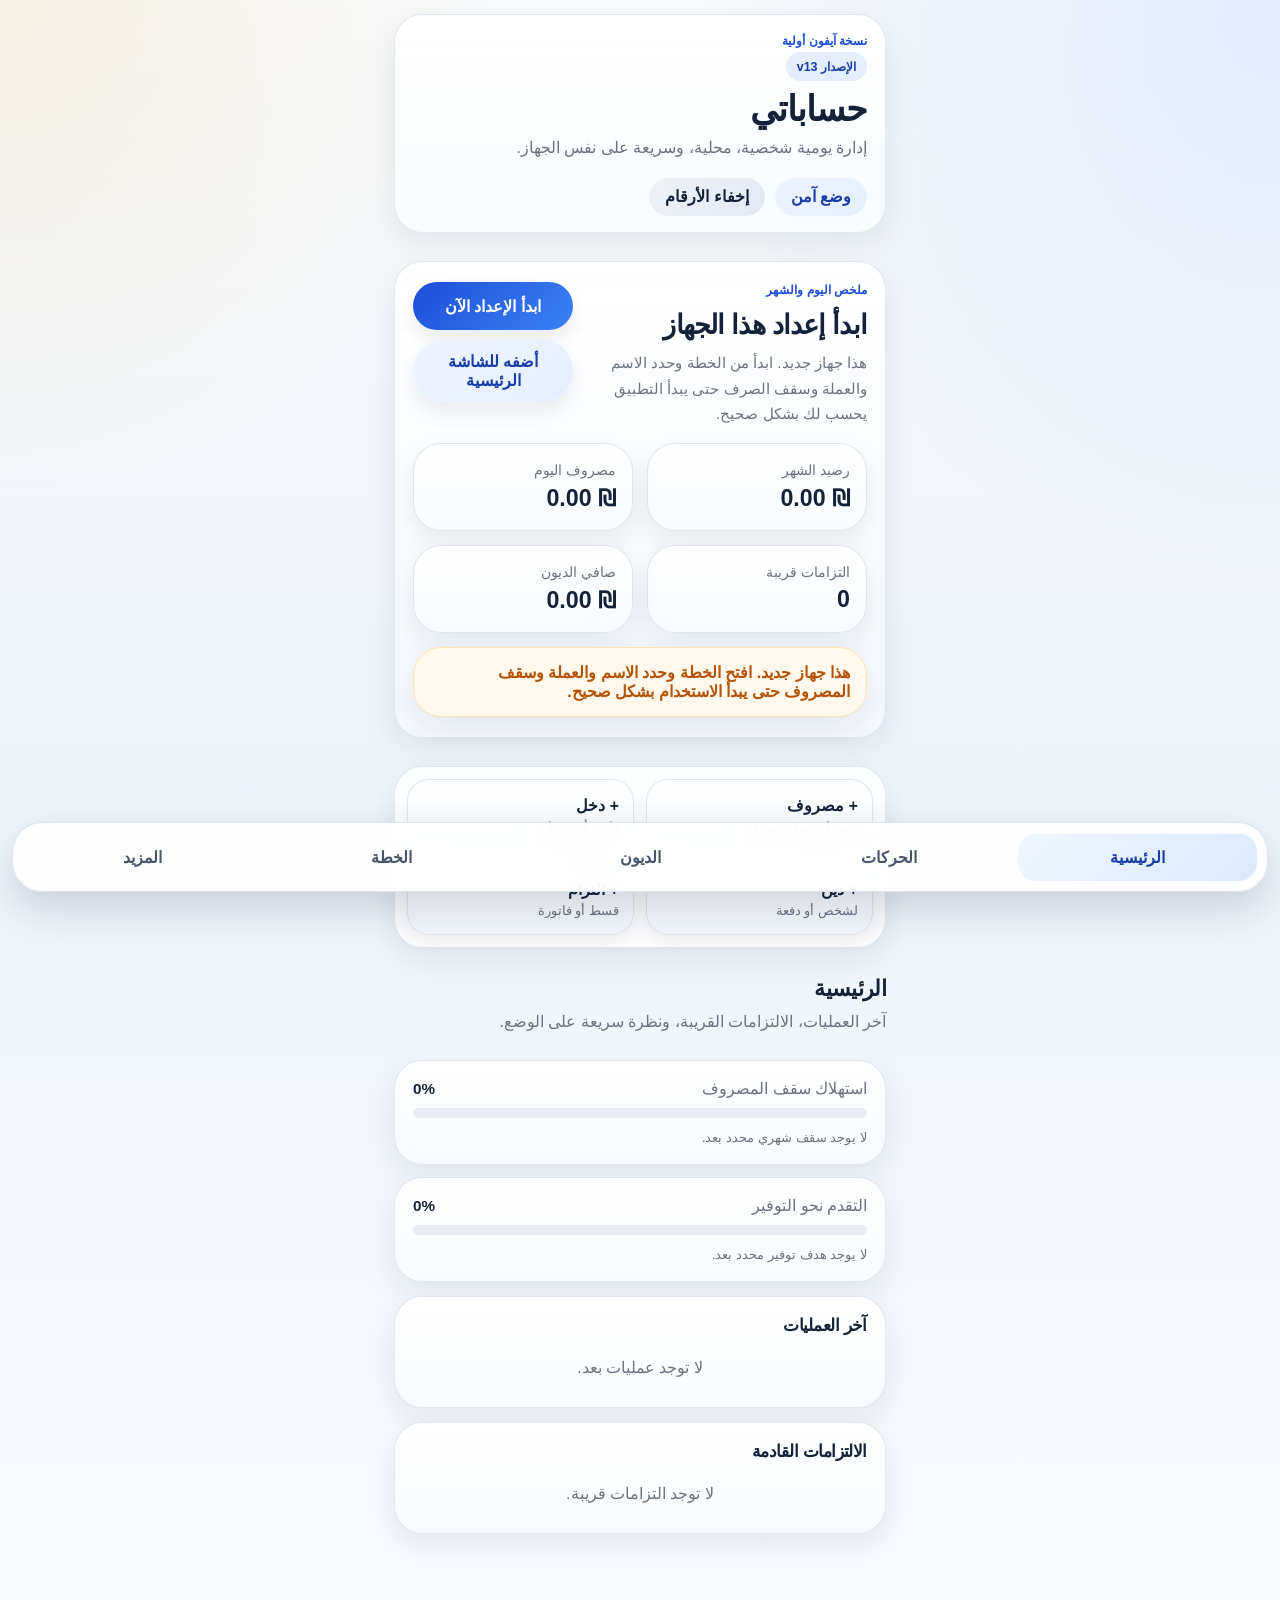
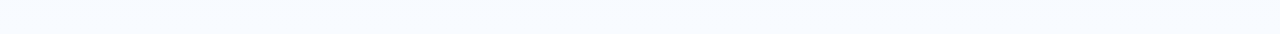
<file: iphone-v13.html>
﻿<!DOCTYPE html>
<html lang="ar" dir="rtl">
<head>
    <meta charset="utf-8" />
    <meta name="viewport" content="width=device-width, initial-scale=1, viewport-fit=cover" />
    <title>حساباتي | آيفون | v13</title>
    <meta name="theme-color" content="#0f172a" />
    <meta name="apple-mobile-web-app-capable" content="yes" />
    <meta name="apple-mobile-web-app-status-bar-style" content="black-translucent" />
    <meta name="apple-mobile-web-app-title" content="حساباتي v13" />
    <link rel="icon" href="./favicon.ico" />
    <link rel="apple-touch-icon" href="./favicon.ico" />
    <style>
:root {
    --bg: #f5f7fb;
    --surface: rgba(255, 255, 255, 0.88);
    --surface-strong: #ffffff;
    --line: #dbe4f0;
    --text: #132238;
    --muted: #6b7280;
    --primary: #1d4ed8;
    --primary-dark: #163da8;
    --danger: #dc2626;
    --success: #15803d;
    --warning: #b45309;
    --shadow: 0 12px 30px rgba(15, 23, 42, 0.08);
    --radius-xl: 28px;
    --radius-lg: 22px;
    --radius-md: 16px;
}

[hidden] { display: none !important; }
* { box-sizing: border-box; }
html { scroll-behavior: smooth; }
body {
    margin: 0;
    min-height: 100vh;
    font-family: "SF Pro Display", "Segoe UI", Tahoma, Arial, sans-serif;
    background:
        radial-gradient(circle at top right, rgba(59, 130, 246, 0.12), transparent 28%),
        radial-gradient(circle at top left, rgba(245, 158, 11, 0.10), transparent 24%),
        linear-gradient(180deg, #f8fafc 0%, #eef4fb 48%, #f8fbff 100%);
    color: var(--text);
}

.app-shell {
    max-width: 520px;
    margin: 0 auto;
    min-height: 100vh;
    padding: calc(env(safe-area-inset-top, 0px) + 14px) 14px calc(env(safe-area-inset-bottom, 0px) + 100px);
}

.app-main,
.panel,
.stack,
.list-stack {
    display: grid;
    gap: 14px;
}

.topbar,
.hero-card,
.quick-actions-card,
.card-form,
.list-card,
.privacy-card,
.metric-card,
.alert-card,
.progress-card {
    background: var(--surface);
    border: 1px solid rgba(219, 228, 240, 0.9);
    border-radius: var(--radius-xl);
    box-shadow: var(--shadow);
    backdrop-filter: blur(14px);
    -webkit-backdrop-filter: blur(14px);
}

.topbar {
    padding: 18px 18px 16px;
    margin-bottom: 14px;
    background:
        linear-gradient(180deg, rgba(255,255,255,0.96), rgba(248,251,255,0.92));
}

.topbar h1,
.privacy-card h1,
.hero-card h2,
.section-head h3,
.section-head h4 {
    margin: 0;
    font-weight: 900;
    letter-spacing: -0.03em;
}

.topbar h1 { font-size: 2.2rem; line-height: 1.05; }
.hero-card h2 { font-size: 1.7rem; line-height: 1.2; }
.section-head h3 { font-size: 1.35rem; }
.section-head h4 { font-size: 1.05rem; }

.eyebrow {
    margin: 0 0 4px;
    color: var(--primary);
    font-size: .78rem;
    font-weight: 800;
}

.version-badge {
    margin: 0 0 10px;
    display: inline-flex;
    align-items: center;
    padding: 7px 11px;
    border-radius: 999px;
    background: linear-gradient(135deg, rgba(29, 78, 216, 0.10), rgba(96, 165, 250, 0.16));
    color: var(--primary-dark);
    font-size: .78rem;
    font-weight: 900;
}

.subtitle,
.section-head p,
.helper {
    margin: 6px 0 0;
    color: var(--muted);
    line-height: 1.7;
}

.topbar-actions,
.hero-head,
.field-grid,
.tabs-inline,
.bottom-nav {
    display: flex;
    gap: 10px;
}

.topbar-actions {
    margin-top: 16px;
    flex-wrap: wrap;
}

.chip,
.button,
.nav-item,
.mini-tab {
    border: none;
    border-radius: 999px;
    font: inherit;
    cursor: pointer;
    transition: 180ms ease;
}

.chip {
    padding: 10px 16px;
    background: linear-gradient(135deg, #eef4ff, #e6efff);
    color: var(--primary-dark);
    font-weight: 800;
    box-shadow: inset 0 1px 0 rgba(255,255,255,0.8);
}

.chip-dark {
    background: linear-gradient(135deg, #eef2f7, #e3e9f4);
    color: var(--text);
}

.hero-card {
    padding: 20px 18px;
    margin-bottom: 14px;
    background:
        linear-gradient(180deg, rgba(255,255,255,0.96), rgba(245,249,255,0.92));
}

.quick-actions-card {
    padding: 12px;
    display: grid;
    grid-template-columns: repeat(2, minmax(0, 1fr));
    gap: 12px;
    margin-bottom: 14px;
}

.quick-action {
    border: 1px solid rgba(219, 228, 240, 0.9);
    background: linear-gradient(180deg, rgba(255,255,255,0.96), rgba(242,247,255,0.94));
    border-radius: 22px;
    padding: 16px 14px;
    text-align: right;
    color: var(--text);
    box-shadow:
        inset 0 1px 0 rgba(255,255,255,0.75),
        0 8px 18px rgba(15, 23, 42, 0.05);
}

.quick-action strong {
    display: block;
    margin-bottom: 4px;
    font-size: .98rem;
    font-weight: 900;
}

.quick-action span {
    color: var(--muted);
    font-size: .8rem;
}

.hero-head {
    align-items: flex-start;
    justify-content: space-between;
    margin-bottom: 16px;
}

.hero-copy {
    display: grid;
    gap: 8px;
}

.hero-helper {
    margin: 0;
    color: var(--muted);
    line-height: 1.7;
    font-size: .95rem;
}

.hero-actions {
    display: grid;
    gap: 10px;
    min-width: 160px;
}

.summary-grid {
    display: grid;
    grid-template-columns: repeat(2, minmax(0, 1fr));
    gap: 14px;
}

.metric-card {
    padding: 18px 16px;
    background: linear-gradient(180deg, rgba(255,255,255,0.98), rgba(247,250,255,0.92));
}

.metric-card span {
    display: block;
    color: var(--muted);
    font-size: .85rem;
    margin-bottom: 6px;
}

.metric-card strong {
    font-size: 1.45rem;
    font-weight: 900;
}

.alert-card {
    margin-top: 14px;
    padding: 15px 16px;
    color: var(--warning);
    background: #fff8eb;
    border-color: #fde2b2;
    font-weight: 700;
}

.section-head {
    margin-bottom: 10px;
}

.progress-grid {
    display: grid;
    gap: 12px;
}

.progress-card {
    padding: 18px;
    background: linear-gradient(180deg, rgba(255,255,255,0.98), rgba(247,250,255,0.92));
}

.progress-head {
    display: flex;
    align-items: center;
    justify-content: space-between;
    gap: 12px;
    margin-bottom: 10px;
}

.progress-head span,
.progress-card small {
    color: var(--muted);
}

.progress-head strong {
    font-size: .95rem;
    font-weight: 900;
}

.progress-track {
    height: 10px;
    border-radius: 999px;
    background: #e9eef6;
    overflow: hidden;
    margin-bottom: 10px;
}

.progress-bar {
    height: 100%;
    width: 0;
    border-radius: inherit;
    transition: width 220ms ease;
}

.progress-bar.danger {
    background: linear-gradient(90deg, #f59e0b, #ef4444);
}

.progress-bar.success {
    background: linear-gradient(90deg, #34d399, #10b981);
}

.panel { display: none; }
.panel.is-active { display: grid; }

.card-form,
.list-card,
.privacy-card {
    padding: 18px;
    background: linear-gradient(180deg, rgba(255,255,255,0.98), rgba(248,251,255,0.94));
}

.field {
    display: grid;
    gap: 6px;
}

.field span {
    color: var(--text);
    font-size: .9rem;
    font-weight: 800;
}

.input {
    width: 100%;
    min-height: 48px;
    padding: 12px 14px;
    border-radius: 15px;
    border: 1px solid var(--line);
    background: rgba(255,255,255,0.94);
    color: var(--text);
    font: inherit;
    box-shadow: inset 0 1px 2px rgba(15, 23, 42, 0.03);
}

.input.center { text-align: center; }
.input.search-input {
    min-height: 44px;
    padding-inline: 16px;
    background: linear-gradient(180deg, rgba(255,255,255,0.98), rgba(246,249,255,0.96));
}

.field-grid {
    flex-direction: row;
}

.field-grid > .field {
    flex: 1 1 0;
}

.button {
    min-height: 48px;
    padding: 12px 18px;
    font-weight: 900;
    box-shadow: 0 10px 20px rgba(15, 23, 42, 0.08);
}

.button-primary {
    background: linear-gradient(135deg, var(--primary), #3b82f6);
    color: #fff;
}

.button-danger {
    background: linear-gradient(135deg, #d92d20, #ef4444);
    color: #fff;
}

.button-warning {
    background: linear-gradient(135deg, #b45309, #f59e0b);
    color: #fff;
}

.button-outline {
    background: #fff;
    border: 1px solid var(--line);
    color: var(--text);
}

.button-ghost {
    background: linear-gradient(135deg, #eef4ff, #e6efff);
    color: var(--primary-dark);
}

.button:hover,
.chip:hover,
.nav-item:hover,
.mini-tab:hover {
    transform: translateY(-1px);
}

@media (max-width: 420px) {
    .hero-head {
        display: grid;
        gap: 14px;
    }

    .hero-actions {
        width: 100%;
    }
}

.tabs-inline {
    margin-bottom: 8px;
}

.compact-tabs {
    margin-bottom: 12px;
}

.mini-tab {
    min-height: 40px;
    padding: 0 18px;
    background: #edf2fa;
    color: #334155;
    font-weight: 800;
}

.mini-tab.is-active {
    background: var(--primary);
    color: #fff;
}

.money-form { display: none; }
.money-form.is-active { display: grid; gap: 12px; }

.list-item {
    display: flex;
    align-items: center;
    justify-content: space-between;
    gap: 12px;
    padding: 14px 0;
    border-bottom: 1px solid #edf2f7;
}

.list-item:last-child { border-bottom: none; }

.list-title {
    font-weight: 800;
    margin-bottom: 4px;
}

.list-meta {
    color: var(--muted);
    font-size: .84rem;
    line-height: 1.6;
}

.list-value {
    text-align: left;
    font-weight: 900;
    white-space: nowrap;
}

.list-actions {
    display: flex;
    align-items: center;
    gap: 8px;
}

.inline-button {
    min-height: 34px;
    padding: 0 12px;
    border-radius: 999px;
    border: none;
    font: inherit;
    font-size: .78rem;
    font-weight: 900;
    cursor: pointer;
}

.inline-button.success {
    background: #ecfdf3;
    color: var(--success);
}

.inline-button.danger {
    background: #fff1f2;
    color: var(--danger);
}

.tone-income { color: var(--success); }
.tone-expense { color: var(--danger); }
.tone-debt { color: #7c3aed; }
.tone-warning { color: var(--warning); }

.empty-state {
    padding: 12px 0;
    color: var(--muted);
    text-align: center;
}

.summary-inline {
    display: grid;
    gap: 8px;
    margin-bottom: 10px;
}

.toolbar-inline {
    display: grid;
    gap: 10px;
    margin-bottom: 12px;
}

.toggle-row {
    display: flex;
    align-items: center;
    justify-content: space-between;
    gap: 12px;
}

.toggle-row label {
    color: var(--muted);
    font-size: .88rem;
    font-weight: 700;
}

.people-card {
    margin-bottom: 12px;
}

.people-grid {
    display: grid;
    gap: 10px;
}

.person-card {
    padding: 14px;
    border-radius: 18px;
    border: 1px solid #e5ebf4;
    background: linear-gradient(180deg, rgba(255,255,255,0.98), rgba(245,249,255,0.94));
    box-shadow: inset 0 1px 0 rgba(255,255,255,0.8);
}

.person-head {
    display: flex;
    align-items: center;
    justify-content: space-between;
    gap: 10px;
    margin-bottom: 8px;
}

.person-name {
    font-weight: 900;
    font-size: 1rem;
}

.person-meta {
    color: var(--muted);
    font-size: .82rem;
    line-height: 1.6;
}

.person-actions {
    display: flex;
    gap: 8px;
    margin-top: 10px;
}

.person-actions .inline-button {
    flex: 1 1 0;
}

.inline-button.neutral {
    background: #eef4ff;
    color: var(--primary-dark);
}

.schedule-form {
    margin-top: 12px;
}

.schedule-form-anchor {
    scroll-margin-top: 18px;
}

.summary-pill {
    min-height: 44px;
    padding: 0 16px;
    display: flex;
    align-items: center;
    justify-content: space-between;
    gap: 10px;
    background: linear-gradient(180deg, rgba(248,251,255,0.98), rgba(241,247,255,0.96));
    border: 1px solid #e3eaf3;
    border-radius: 16px;
    color: var(--text);
    font-size: .85rem;
}

.bottom-nav {
    position: fixed;
    right: 12px;
    left: 12px;
    bottom: calc(env(safe-area-inset-bottom, 0px) + 8px);
    padding: 10px;
    background: rgba(255, 255, 255, 0.90);
    border: 1px solid rgba(219, 228, 240, 0.95);
    border-radius: 30px;
    box-shadow: 0 18px 40px rgba(15, 23, 42, 0.16);
    backdrop-filter: blur(18px);
    -webkit-backdrop-filter: blur(18px);
    justify-content: space-between;
    z-index: 30;
}

.nav-item {
    flex: 1 1 0;
    min-height: 48px;
    background: transparent;
    color: #475569;
    font-weight: 800;
    border-radius: 18px;
}

.nav-item.is-active {
    background: linear-gradient(135deg, #eff6ff, #dbeafe);
    color: var(--primary-dark);
    box-shadow: inset 0 1px 0 rgba(255,255,255,0.75);
}

.privacy-screen {
    min-height: calc(100vh - 32px);
    display: grid;
    place-items: center;
}

.privacy-card {
    text-align: center;
}

.privacy-badge {
    display: inline-flex;
    align-items: center;
    justify-content: center;
    min-height: 36px;
    padding: 6px 14px;
    border-radius: 999px;
    background: #eff6ff;
    color: var(--primary-dark);
    font-weight: 900;
}

.toast {
    position: fixed;
    inset-inline: 20px;
    bottom: calc(env(safe-area-inset-bottom, 0px) + 84px);
    padding: 13px 16px;
    border-radius: 18px;
    background: rgba(15, 23, 42, 0.92);
    color: #fff;
    text-align: center;
    box-shadow: var(--shadow);
    z-index: 40;
}

@media (max-width: 420px) {
    .app-shell {
        padding-inline: 12px;
    }

    .field-grid,
    .hero-head {
        flex-direction: column;
        align-items: stretch;
    }

    .summary-grid {
        grid-template-columns: 1fr;
    }

    .quick-actions-card {
        grid-template-columns: 1fr;
    }

}

    </style>
</head>
<body>
<div class="app-shell" id="appShell">
        <div class="privacy-screen" id="privacyScreen" hidden>
            <div class="privacy-card">
                <span class="privacy-badge">الوضع الآمن</span>
                <h1>حساباتي</h1>
                <p>أدخل رمز هذا الجهاز للمتابعة.</p>
                <form id="unlockForm" class="stack">
                    <input id="unlockCode" class="input center" type="password" inputmode="numeric" maxlength="12" placeholder="رمز القفل" />
                    <button class="button button-primary" type="submit">فتح التطبيق</button>
                    <p class="helper error" id="unlockError"></p>
                </form>
            </div>
        </div>

        <main class="app-main" id="appMain">
            <header class="topbar">
                <div>
                    <p class="eyebrow">نسخة آيفون أولية</p>
                    <p class="version-badge">الإصدار v13</p>
                    <h1>حساباتي</h1>
                    <p class="subtitle">إدارة يومية شخصية، محلية، وسريعة على نفس الجهاز.</p>
                </div>
                <div class="topbar-actions">
                    <button class="chip" id="safeModeToggle" type="button">وضع آمن</button>
                    <button class="chip chip-dark" id="hideNumbersToggle" type="button">إخفاء الأرقام</button>
                </div>
            </header>

            <section class="hero-card">
                <div class="hero-head">
                    <div class="hero-copy">
                        <p class="eyebrow">ملخص اليوم والشهر</p>
                        <h2 id="deviceTitle">ابدأ إعداد هذا الجهاز</h2>
                        <p class="hero-helper" id="setupHelper" hidden>
                            هذا جهاز جديد. ابدأ من الخطة وحدد الاسم والعملة وسقف الصرف حتى يبدأ التطبيق يحسب لك بشكل صحيح.
                        </p>
                    </div>
                    <div class="hero-actions">
                        <button
                            class="button button-primary"
                            id="startSetupButton"
                            type="button"
                            onclick="document.querySelectorAll('.panel').forEach(function(p){p.classList.remove('is-active');});document.querySelector('.panel[data-panel=&quot;plan&quot;]')?.classList.add('is-active');document.querySelectorAll('.nav-item').forEach(function(n){n.classList.remove('is-active');});document.querySelector('.nav-item[data-panel-target=&quot;plan&quot;]')?.classList.add('is-active');setTimeout(function(){var i=document.getElementById('profileName');if(i){i.focus();i.scrollIntoView({behavior:'smooth',block:'center'});}},80);"
                        >ابدأ الإعداد الآن</button>
                        <button class="button button-ghost" id="installHintButton" type="button">أضفه للشاشة الرئيسية</button>
                    </div>
                </div>
                <div class="summary-grid">
                    <article class="metric-card">
                        <span>رصيد الشهر</span>
                        <strong data-money id="monthBalanceValue">₪ 0.00</strong>
                    </article>
                    <article class="metric-card">
                        <span>مصروف اليوم</span>
                        <strong data-money id="todayExpenseValue">₪ 0.00</strong>
                    </article>
                    <article class="metric-card">
                        <span>التزامات قريبة</span>
                        <strong id="dueSoonValue">0</strong>
                    </article>
                    <article class="metric-card">
                        <span>صافي الديون</span>
                        <strong data-money id="netDebtValue">₪ 0.00</strong>
                    </article>
                </div>
                <div class="alert-card" id="todayAlert">لا يوجد تنبيه مهم الآن، وضع الميزانية مستقر.</div>
            </section>

            <section class="quick-actions-card">
                <button class="quick-action" type="button" data-quick-panel="money" data-quick-money-tab="expense">
                    <strong>+ مصروف</strong>
                    <span>تسجيل صرف سريع</span>
                </button>
                <button class="quick-action" type="button" data-quick-panel="money" data-quick-money-tab="income">
                    <strong>+ دخل</strong>
                    <span>راتب أو تحويل</span>
                </button>
                <button class="quick-action" type="button" data-quick-panel="debts">
                    <strong>+ دين</strong>
                    <span>لشخص أو دفعة</span>
                </button>
                <button class="quick-action" type="button" data-quick-panel="plan">
                    <strong>+ التزام</strong>
                    <span>قسط أو فاتورة</span>
                </button>
            </section>

            <section class="panel is-active" data-panel="home">
                <div class="section-head">
                    <h3>الرئيسية</h3>
                    <p>آخر العمليات، الالتزامات القريبة، ونظرة سريعة على الوضع.</p>
                </div>
                <div class="progress-grid">
                    <article class="progress-card">
                        <div class="progress-head">
                            <span>استهلاك سقف المصروف</span>
                            <strong id="budgetUsagePercent">0%</strong>
                        </div>
                        <div class="progress-track"><div class="progress-bar danger" id="budgetUsageBar"></div></div>
                        <small id="budgetUsageHint">لا يوجد سقف شهري محدد بعد.</small>
                    </article>
                    <article class="progress-card">
                        <div class="progress-head">
                            <span>التقدم نحو التوفير</span>
                            <strong id="savingUsagePercent">0%</strong>
                        </div>
                        <div class="progress-track"><div class="progress-bar success" id="savingUsageBar"></div></div>
                        <small id="savingUsageHint">لا يوجد هدف توفير محدد بعد.</small>
                    </article>
                </div>
                <div class="list-card">
                    <div class="section-head compact">
                        <h4>آخر العمليات</h4>
                    </div>
                    <div id="recentOperations" class="list-stack"></div>
                </div>
                <div class="list-card">
                    <div class="section-head compact">
                        <h4>الالتزامات القادمة</h4>
                    </div>
                    <div id="upcomingCommitments" class="list-stack"></div>
                </div>
            </section>

            <section class="panel" data-panel="money">
                <div class="section-head">
                    <h3>الدخل والمصاريف</h3>
                    <p>إضافة دخل ومصروف بسرعة مع سجل حديث واضح.</p>
                </div>

                <div class="tabs-inline">
                    <button class="mini-tab is-active" data-money-tab="expense" type="button">مصروف</button>
                    <button class="mini-tab" data-money-tab="income" type="button">دخل</button>
                </div>

                <form class="card-form money-form is-active" id="expenseForm" data-money-form="expense">
                    <label class="field">
                        <span>العنوان</span>
                        <input id="expenseTitle" class="input" type="text" placeholder="خضار، بنزين، مدرسة..." required />
                    </label>
                    <div class="field-grid">
                        <label class="field">
                            <span>المبلغ</span>
                            <input id="expenseAmount" class="input" type="text" inputmode="decimal" placeholder="0.00" required />
                        </label>
                        <label class="field">
                            <span>التاريخ</span>
                            <input id="expenseDate" class="input" type="date" required />
                        </label>
                    </div>
                    <div class="field-grid">
                        <label class="field">
                            <span>التصنيف</span>
                            <input id="expenseCategory" class="input" type="text" placeholder="بيت، سيارة، أكل..." />
                        </label>
                        <label class="field">
                            <span>ملاحظة</span>
                            <input id="expenseNote" class="input" type="text" placeholder="اختياري" />
                        </label>
                    </div>
                    <button class="button button-danger" type="submit">حفظ المصروف</button>
                </form>

                <form class="card-form money-form" id="incomeForm" data-money-form="income">
                    <label class="field">
                        <span>العنوان</span>
                        <input id="incomeTitle" class="input" type="text" placeholder="راتب، حوالة، هدية..." required />
                    </label>
                    <div class="field-grid">
                        <label class="field">
                            <span>المبلغ</span>
                            <input id="incomeAmount" class="input" type="text" inputmode="decimal" placeholder="0.00" required />
                        </label>
                        <label class="field">
                            <span>التاريخ</span>
                            <input id="incomeDate" class="input" type="date" required />
                        </label>
                    </div>
                    <div class="field-grid">
                        <label class="field">
                            <span>التصنيف</span>
                            <input id="incomeCategory" class="input" type="text" placeholder="راتب، إضافي، تحويل..." />
                        </label>
                        <label class="field">
                            <span>ملاحظة</span>
                            <input id="incomeNote" class="input" type="text" placeholder="اختياري" />
                        </label>
                    </div>
                    <button class="button button-primary" type="submit">حفظ الدخل</button>
                </form>

                <div class="list-card">
                    <div class="section-head compact">
                        <h4>سجل العمليات</h4>
                    </div>
                    <div class="toolbar-inline">
                        <input id="moneySearchInput" class="input search-input" type="search" placeholder="ابحث: خبز، راتب، مدارس..." />
                    </div>
                    <div class="tabs-inline compact-tabs">
                        <button class="mini-tab is-active" data-log-filter="all" type="button">الكل</button>
                        <button class="mini-tab" data-log-filter="expense" type="button">مصروف</button>
                        <button class="mini-tab" data-log-filter="income" type="button">دخل</button>
                    </div>
                    <div id="moneyEntries" class="list-stack"></div>
                </div>
            </section>

            <section class="panel" data-panel="debts">
                <div class="section-head">
                    <h3>الأشخاص والديون</h3>
                    <p>لكل شخص سجل واضح: إله عليك، إليك عليه، والرصيد النهائي.</p>
                </div>

                <form class="card-form" id="debtForm">
                    <div class="field-grid">
                        <label class="field">
                            <span>اسم الشخص</span>
                            <input id="debtPerson" class="input" type="text" placeholder="مثال: أحمد" required />
                        </label>
                        <label class="field">
                            <span>نوع الحركة</span>
                            <select id="debtType" class="input">
                                <option value="for-me">إلي عليه</option>
                                <option value="on-me">عليّ إله</option>
                                <option value="paid-to-me">دفع لي</option>
                                <option value="paid-by-me">دفعت له</option>
                            </select>
                        </label>
                    </div>
                    <div class="field-grid">
                        <label class="field">
                            <span>المبلغ</span>
                            <input id="debtAmount" class="input" type="text" inputmode="decimal" placeholder="0.00" required />
                        </label>
                        <label class="field">
                            <span>التاريخ</span>
                            <input id="debtDate" class="input" type="date" required />
                        </label>
                    </div>
                    <label class="field">
                        <span>ملاحظة</span>
                        <input id="debtNote" class="input" type="text" placeholder="مثال: دفعة جزئية" />
                    </label>
                    <button class="button button-primary" type="submit">حفظ الحركة</button>
                </form>

                <form class="card-form schedule-form schedule-form-anchor" id="debtPlanForm">
                    <div class="section-head compact">
                        <h4>خطة سداد دين</h4>
                        <p>قسّط الدين على دفعات، وخلي النظام يتابع المواعيد والتأخير والدفع المتأخر.</p>
                    </div>
                    <div class="field-grid">
                        <label class="field">
                            <span>اسم الشخص</span>
                            <input id="debtPlanPerson" class="input" type="text" placeholder="مثال: محمد" required />
                        </label>
                        <label class="field">
                            <span>إجمالي الدين</span>
                            <input id="debtPlanTotal" class="input" type="text" inputmode="decimal" placeholder="1000" required />
                        </label>
                    </div>
                    <div class="field-grid">
                        <label class="field">
                            <span>تاريخ أول دفعة</span>
                            <input id="debtPlanStartDate" class="input" type="date" required />
                        </label>
                        <label class="field">
                            <span>عدد الدفعات</span>
                            <input id="debtPlanCount" class="input" type="number" min="1" step="1" placeholder="4" required />
                        </label>
                    </div>
                    <div class="field-grid">
                        <label class="field">
                            <span>نوع التكرار</span>
                            <select id="debtPlanInterval" class="input">
                                <option value="monthly">شهري</option>
                                <option value="weekly">أسبوعي</option>
                                <option value="daily30">كل 30 يوم</option>
                            </select>
                        </label>
                        <label class="field">
                            <span>ملاحظة</span>
                            <input id="debtPlanNote" class="input" type="text" placeholder="مثال: دين بضاعة أو سلفة" />
                        </label>
                    </div>
                    <button class="button button-warning" type="submit">إنشاء خطة السداد</button>
                </form>

                <div class="list-card">
                    <div class="section-head compact">
                        <h4>كشف الديون</h4>
                    </div>
                    <div class="summary-inline" id="debtSummary"></div>
                    <div class="people-card">
                        <div class="toolbar-inline">
                            <input id="debtSearchInput" class="input search-input" type="search" placeholder="ابحث عن شخص أو ملاحظة..." />
                            <div class="toggle-row">
                                <label for="showArchivedPeopleToggle">إظهار الأشخاص المؤرشفين</label>
                                <input id="showArchivedPeopleToggle" type="checkbox" />
                            </div>
                        </div>
                        <div class="people-grid" id="peopleOverview"></div>
                    </div>
                    <div id="debtEntries" class="list-stack"></div>
                </div>

                <div class="list-card">
                    <div class="section-head compact">
                        <h4>دفعات الديون المجدولة</h4>
                        <p>كل دفعة تظهر بموعدها، وإذا تأخرت أو دُفعت متأخرًا سنوضح ذلك هنا.</p>
                    </div>
                    <div id="debtInstallmentEntries" class="list-stack"></div>
                </div>
            </section>

            <section class="panel" data-panel="plan">
                <div class="section-head">
                    <h3>الخطة الشهرية والالتزامات</h3>
                    <p>سقف الصرف، هدف التوفير، والأقساط التي يجب متابعتها.</p>
                </div>

                <form class="card-form" id="planForm">
                    <div class="field-grid">
                        <label class="field">
                            <span>اسم الجهاز / الحساب</span>
                            <input id="profileName" class="input" type="text" placeholder="آيفون 16 - حسابي" required />
                        </label>
                        <label class="field">
                            <span>العملة</span>
                            <input id="profileCurrency" class="input" type="text" value="₪" maxlength="10" />
                        </label>
                    </div>
                    <div class="field-grid">
                        <label class="field">
                            <span>سقف المصروف الشهري</span>
                            <input id="profileBudget" class="input" type="text" inputmode="decimal" placeholder="0.00" />
                        </label>
                        <label class="field">
                            <span>هدف التوفير</span>
                            <input id="profileSavingGoal" class="input" type="text" inputmode="decimal" placeholder="0.00" />
                        </label>
                    </div>
                    <label class="field">
                        <span>رمز قفل اختياري</span>
                        <input id="profilePasscode" class="input" type="password" inputmode="numeric" maxlength="12" placeholder="1234" />
                    </label>
                    <button class="button button-primary" type="submit">حفظ الخطة والإعدادات</button>
                </form>

                <form class="card-form" id="commitmentForm">
                    <div class="field-grid">
                        <label class="field">
                            <span>اسم الالتزام</span>
                            <input id="commitmentName" class="input" type="text" placeholder="إيجار، قسط..." required />
                        </label>
                        <label class="field">
                            <span>المبلغ</span>
                            <input id="commitmentAmount" class="input" type="text" inputmode="decimal" placeholder="0.00" required />
                        </label>
                    </div>
                    <div class="field-grid">
                        <label class="field">
                            <span>تاريخ الاستحقاق</span>
                            <input id="commitmentDate" class="input" type="date" required />
                        </label>
                        <label class="field">
                            <span>ملاحظات</span>
                            <input id="commitmentNote" class="input" type="text" placeholder="اختياري" />
                        </label>
                    </div>
                    <button class="button button-warning" type="submit">حفظ الالتزام</button>
                </form>

                <div class="list-card">
                    <div class="section-head compact">
                        <h4>سجل الالتزامات</h4>
                    </div>
                    <div id="commitmentEntries" class="list-stack"></div>
                </div>
            </section>

            <section class="panel" data-panel="more">
                <div class="section-head">
                    <h3>النسخ والخصوصية</h3>
                    <p>نسخة احتياطية، استرجاع، ومسح آمن لبيانات هذا الجهاز.</p>
                </div>

                <div class="card-form">
                    <button class="button button-primary" id="exportBackupButton" type="button">تصدير نسخة JSON</button>
                    <label class="button button-outline file-button">
                        استيراد نسخة
                        <input id="importBackupInput" type="file" accept="application/json" hidden />
                    </label>
                    <button class="button button-outline" id="lockDeviceButton" type="button">قفل الجهاز الآن</button>
                    <button class="button button-danger" id="resetDeviceButton" type="button">تصفير بيانات هذا الجهاز</button>
                    <p class="helper" id="backupStatus">آخر نسخة: لا يوجد بعد.</p>
                </div>

                <form class="card-form" id="reminderForm">
                    <div class="section-head compact">
                        <h4>ذكّرني بعدين</h4>
                        <p>تذكير سريع لشخص، قسط، أو أمر تريد مراجعته لاحقًا.</p>
                    </div>
                    <label class="field">
                        <span>عنوان التذكير</span>
                        <input id="reminderTitle" class="input" type="text" placeholder="مثال: حاسب محمد آخر الأسبوع" required />
                    </label>
                    <div class="field-grid">
                        <label class="field">
                            <span>التاريخ</span>
                            <input id="reminderDate" class="input" type="date" required />
                        </label>
                        <label class="field">
                            <span>ملاحظة</span>
                            <input id="reminderNote" class="input" type="text" placeholder="اختياري" />
                        </label>
                    </div>
                    <button class="button button-primary" type="submit">حفظ التذكير</button>
                </form>

                <div class="list-card">
                    <div class="section-head compact">
                        <h4>التذكيرات القادمة</h4>
                    </div>
                    <div id="reminderEntries" class="list-stack"></div>
                </div>
            </section>
        </main>

        <nav class="bottom-nav">
            <button class="nav-item is-active" type="button" data-panel-target="home"><span>الرئيسية</span></button>
            <button class="nav-item" type="button" data-panel-target="money"><span>الحركات</span></button>
            <button class="nav-item" type="button" data-panel-target="debts"><span>الديون</span></button>
            <button class="nav-item" type="button" data-panel-target="plan"><span>الخطة</span></button>
            <button class="nav-item" type="button" data-panel-target="more"><span>المزيد</span></button>
        </nav>

        <div class="toast" id="toastMessage" hidden></div>
    </div>

    
    <script>
(function () {
    const STORAGE_KEY = "personalaccounts.iphone.v1";
    const DEFAULT_STATE = {
        profile: {
            deviceName: "",
            currency: "₪",
            monthlyBudget: 0,
            savingGoal: 0,
            passcode: "",
            safeMode: false,
            hideNumbers: false
        },
        incomes: [],
        expenses: [],
        debts: [],
        debtPlans: [],
        commitments: [],
        reminders: [],
        archivedPeople: []
    };

    const state = loadState();
    const refs = {
        appMain: document.getElementById("appMain"),
        privacyScreen: document.getElementById("privacyScreen"),
        unlockForm: document.getElementById("unlockForm"),
        unlockCode: document.getElementById("unlockCode"),
        unlockError: document.getElementById("unlockError"),
        deviceTitle: document.getElementById("deviceTitle"),
        monthBalanceValue: document.getElementById("monthBalanceValue"),
        todayExpenseValue: document.getElementById("todayExpenseValue"),
        dueSoonValue: document.getElementById("dueSoonValue"),
        netDebtValue: document.getElementById("netDebtValue"),
        todayAlert: document.getElementById("todayAlert"),
        recentOperations: document.getElementById("recentOperations"),
        upcomingCommitments: document.getElementById("upcomingCommitments"),
        moneyEntries: document.getElementById("moneyEntries"),
        moneySearchInput: document.getElementById("moneySearchInput"),
        debtEntries: document.getElementById("debtEntries"),
        debtInstallmentEntries: document.getElementById("debtInstallmentEntries"),
        debtSummary: document.getElementById("debtSummary"),
        debtPlanForm: document.getElementById("debtPlanForm"),
        debtSearchInput: document.getElementById("debtSearchInput"),
        showArchivedPeopleToggle: document.getElementById("showArchivedPeopleToggle"),
        peopleOverview: document.getElementById("peopleOverview"),
        commitmentEntries: document.getElementById("commitmentEntries"),
        reminderEntries: document.getElementById("reminderEntries"),
        setupHelper: document.getElementById("setupHelper"),
        toast: document.getElementById("toastMessage"),
        backupStatus: document.getElementById("backupStatus"),
        safeModeToggle: document.getElementById("safeModeToggle"),
        hideNumbersToggle: document.getElementById("hideNumbersToggle"),
        budgetUsagePercent: document.getElementById("budgetUsagePercent"),
        budgetUsageBar: document.getElementById("budgetUsageBar"),
        budgetUsageHint: document.getElementById("budgetUsageHint"),
        savingUsagePercent: document.getElementById("savingUsagePercent"),
        savingUsageBar: document.getElementById("savingUsageBar"),
        savingUsageHint: document.getElementById("savingUsageHint"),
        startSetupButton: document.getElementById("startSetupButton")
    };
    let currentLogFilter = "all";
    let currentMoneySearch = "";
    let currentDebtSearch = "";
    let showArchivedPeople = false;
    let unlocked = !state.profile.passcode || !state.profile.safeMode;
    let toastTimer = 0;

    function bind() {
        document.querySelectorAll("[data-panel-target]").forEach((button) => {
            button.addEventListener("click", () => switchPanel(button.getAttribute("data-panel-target")));
        });

        document.querySelectorAll("[data-money-tab]").forEach((button) => {
            button.addEventListener("click", () => switchMoneyTab(button.getAttribute("data-money-tab")));
        });

        document.querySelectorAll("[data-log-filter]").forEach((button) => {
            button.addEventListener("click", () => switchLogFilter(button.getAttribute("data-log-filter")));
        });

        document.querySelectorAll("[data-quick-panel]").forEach((button) => {
            button.addEventListener("click", () => {
                const panel = button.getAttribute("data-quick-panel");
                switchPanel(panel);
                const moneyTab = button.getAttribute("data-quick-money-tab");
                if (moneyTab) {
                    switchMoneyTab(moneyTab);
                }
            });
        });

        document.getElementById("expenseForm").addEventListener("submit", onExpenseSubmit);
        document.getElementById("incomeForm").addEventListener("submit", onIncomeSubmit);
        document.getElementById("debtForm").addEventListener("submit", onDebtSubmit);
        document.getElementById("debtPlanForm").addEventListener("submit", onDebtPlanSubmit);
        document.getElementById("commitmentForm").addEventListener("submit", onCommitmentSubmit);
        document.getElementById("planForm").addEventListener("submit", onPlanSubmit);
        document.getElementById("reminderForm").addEventListener("submit", onReminderSubmit);
        document.getElementById("exportBackupButton").addEventListener("click", exportBackup);
        document.getElementById("importBackupInput").addEventListener("change", importBackup);
        document.getElementById("resetDeviceButton").addEventListener("click", resetDevice);
        document.getElementById("lockDeviceButton").addEventListener("click", lockNow);
        document.getElementById("installHintButton").addEventListener("click", showInstallHint);
        refs.startSetupButton.addEventListener("click", startSetup);
        refs.safeModeToggle.addEventListener("click", toggleSafeMode);
        refs.hideNumbersToggle.addEventListener("click", toggleHideNumbers);
        refs.unlockForm.addEventListener("submit", unlock);
        refs.moneySearchInput.addEventListener("input", () => {
            currentMoneySearch = refs.moneySearchInput.value.trim().toLowerCase();
            render();
        });
        refs.debtSearchInput.addEventListener("input", () => {
            currentDebtSearch = refs.debtSearchInput.value.trim().toLowerCase();
            render();
        });
        refs.showArchivedPeopleToggle.addEventListener("change", () => {
            showArchivedPeople = refs.showArchivedPeopleToggle.checked;
            render();
        });
    }

    function seedDates() {
        const today = dateValue(new Date());
        ["expenseDate", "incomeDate", "debtDate", "commitmentDate", "debtPlanStartDate"].forEach((id) => {
            const element = document.getElementById(id);
            if (element && !element.value) element.value = today;
        });
        const reminderDate = document.getElementById("reminderDate");
        if (reminderDate && !reminderDate.value) reminderDate.value = today;
    }

    function onExpenseSubmit(event) {
        event.preventDefault();
        state.expenses.unshift({
            id: crypto.randomUUID(),
            title: value("expenseTitle"),
            amount: amount("expenseAmount"),
            date: value("expenseDate"),
            category: value("expenseCategory"),
            note: value("expenseNote"),
            createdAt: new Date().toISOString()
        });
        saveState();
        event.target.reset();
        seedDates();
        toast("تم حفظ المصروف.");
        render();
    }

    function onIncomeSubmit(event) {
        event.preventDefault();
        state.incomes.unshift({
            id: crypto.randomUUID(),
            title: value("incomeTitle"),
            amount: amount("incomeAmount"),
            date: value("incomeDate"),
            category: value("incomeCategory"),
            note: value("incomeNote"),
            createdAt: new Date().toISOString()
        });
        saveState();
        event.target.reset();
        seedDates();
        toast("تم حفظ الدخل.");
        render();
    }

    function onDebtSubmit(event) {
        event.preventDefault();
        state.debts.unshift({
            id: crypto.randomUUID(),
            person: value("debtPerson"),
            type: value("debtType"),
            amount: amount("debtAmount"),
            date: value("debtDate"),
            note: value("debtNote"),
            createdAt: new Date().toISOString()
        });
        saveState();
        event.target.reset();
        seedDates();
        toast("تم حفظ حركة الدين.");
        render();
    }

    function onCommitmentSubmit(event) {
        event.preventDefault();
        state.commitments.unshift({
            id: crypto.randomUUID(),
            name: value("commitmentName"),
            amount: amount("commitmentAmount"),
            dueDate: value("commitmentDate"),
            note: value("commitmentNote"),
            isPaid: false,
            createdAt: new Date().toISOString()
        });
        saveState();
        event.target.reset();
        seedDates();
        toast("تم حفظ الالتزام.");
        render();
    }

    function onDebtPlanSubmit(event) {
        event.preventDefault();
        const person = value("debtPlanPerson");
        const total = amount("debtPlanTotal");
        const count = Math.max(1, Math.round(Number(document.getElementById("debtPlanCount").value || 1)));
        const startDate = value("debtPlanStartDate");
        const interval = value("debtPlanInterval") || "monthly";
        const note = value("debtPlanNote");

        const installments = buildInstallments(total, count, startDate).map((item, index) => ({
            id: crypto.randomUUID(),
            sequence: index + 1,
            amount: item.amount,
            dueDate: shiftDateByInterval(startDate, interval, index),
            isPaid: false,
            paidAt: "",
            note
        }));

        state.debtPlans.unshift({
            id: crypto.randomUUID(),
            person,
            totalAmount: total,
            installmentCount: count,
            interval,
            startDate,
            note,
            installments,
            createdAt: new Date().toISOString()
        });
        saveState();
        event.target.reset();
        seedDates();
        toast("تم إنشاء خطة السداد.");
        render();
    }

    function onPlanSubmit(event) {
        event.preventDefault();
        state.profile.deviceName = value("profileName");
        state.profile.currency = value("profileCurrency") || "₪";
        state.profile.monthlyBudget = amount("profileBudget");
        state.profile.savingGoal = amount("profileSavingGoal");
        state.profile.passcode = value("profilePasscode");
        saveState();
        unlocked = !state.profile.passcode || !state.profile.safeMode || unlocked;
        toast("تم حفظ الخطة وإعدادات الجهاز.");
        render();
        switchPanel("home");
    }

    function onReminderSubmit(event) {
        event.preventDefault();
        state.reminders.unshift({
            id: crypto.randomUUID(),
            title: value("reminderTitle"),
            date: value("reminderDate"),
            note: value("reminderNote"),
            isDone: false,
            createdAt: new Date().toISOString()
        });
        saveState();
        event.target.reset();
        seedDates();
        toast("تم حفظ التذكير.");
        render();
    }

    function switchPanel(panel) {
        document.querySelectorAll(".panel").forEach((item) => item.classList.toggle("is-active", item.getAttribute("data-panel") === panel));
        document.querySelectorAll(".nav-item").forEach((item) => item.classList.toggle("is-active", item.getAttribute("data-panel-target") === panel));
        const targetPanel = document.querySelector(`.panel[data-panel="${panel}"]`);
        if (targetPanel) {
            targetPanel.scrollIntoView({ behavior: "smooth", block: "start" });
        } else {
            window.scrollTo({ top: 0, behavior: "smooth" });
        }
    }

    function switchMoneyTab(tab) {
        document.querySelectorAll(".mini-tab").forEach((item) => item.classList.toggle("is-active", item.getAttribute("data-money-tab") === tab));
        document.querySelectorAll(".money-form").forEach((item) => item.classList.toggle("is-active", item.getAttribute("data-money-form") === tab));
    }

    function switchLogFilter(filter) {
        currentLogFilter = filter;
        document.querySelectorAll("[data-log-filter]").forEach((item) => item.classList.toggle("is-active", item.getAttribute("data-log-filter") === filter));
        render();
    }

    function unlock(event) {
        event.preventDefault();
        if (value("unlockCode") === state.profile.passcode) {
            unlocked = true;
            refs.unlockError.textContent = "";
            refs.unlockCode.value = "";
            render();
            return;
        }
        refs.unlockError.textContent = "رمز القفل غير صحيح.";
    }

    function toggleSafeMode() {
        state.profile.safeMode = !state.profile.safeMode;
        saveState();
        if (state.profile.safeMode && state.profile.passcode) {
            unlocked = false;
        }
        render();
        toast(state.profile.safeMode ? "تم تفعيل الوضع الآمن." : "تم إيقاف الوضع الآمن.");
    }

    function toggleHideNumbers() {
        state.profile.hideNumbers = !state.profile.hideNumbers;
        saveState();
        render();
    }

    function lockNow() {
        if (!state.profile.passcode) {
            toast("أضف رمز قفل أولًا من قسم الخطة.");
            return;
        }
        unlocked = false;
        render();
    }

    function showInstallHint() {
        toast("من Safari اضغط مشاركة ثم أضفه للشاشة الرئيسية. هذه نسخة v12.");
    }

    function startSetup() {
        switchPanel("plan");
        toast("افتح الاسم والعملة وسقف المصروف من هنا.");
        window.setTimeout(() => {
            const nameInput = document.getElementById("profileName");
            if (nameInput) {
                nameInput.focus();
                nameInput.scrollIntoView({ behavior: "smooth", block: "center" });
            }
        }, 260);
    }

    function exportBackup() {
        const blob = new Blob([JSON.stringify(state, null, 2)], { type: "application/json" });
        const url = URL.createObjectURL(blob);
        const link = document.createElement("a");
        link.href = url;
        link.download = "personalaccounts-iphone-backup.json";
        link.click();
        URL.revokeObjectURL(url);
        refs.backupStatus.textContent = "آخر نسخة: تم التصدير الآن.";
        toast("تم تصدير نسخة JSON.");
    }

    function importBackup(event) {
        const file = event.target.files && event.target.files[0];
        if (!file) return;
        const reader = new FileReader();
        reader.onload = function () {
            try {
                const data = JSON.parse(String(reader.result || "{}"));
                Object.assign(state, normalizeState(data));
                saveState();
                unlocked = !state.profile.passcode || !state.profile.safeMode;
                toast("تم استيراد النسخة.");
                render();
            } catch {
                toast("تعذر قراءة النسخة.");
            }
        };
        reader.readAsText(file);
        event.target.value = "";
    }

    function resetDevice() {
        if (!window.confirm("سيتم حذف كل بيانات هذا الجهاز المحلي. هل تريد المتابعة؟")) return;
        localStorage.removeItem(STORAGE_KEY);
        Object.assign(state, normalizeState(DEFAULT_STATE));
        unlocked = true;
        seedDates();
        render();
        toast("تم تصفير بيانات هذا الجهاز.");
    }

    function render() {
        const hidden = !!state.profile.hideNumbers;
        const isConfigured = !!state.profile.deviceName;
        const hasEntries = !!(state.incomes.length || state.expenses.length || state.debts.length || state.commitments.length);
        const needsSetup = !isConfigured && !hasEntries;

        refs.deviceTitle.textContent = state.profile.deviceName || "ابدأ إعداد هذا الجهاز";
        refs.setupHelper.hidden = !needsSetup;
        refs.startSetupButton.hidden = !needsSetup;
        setValue("profileName", state.profile.deviceName);
        setValue("profileCurrency", state.profile.currency || "₪");
        setValue("profileBudget", state.profile.monthlyBudget || "");
        setValue("profileSavingGoal", state.profile.savingGoal || "");
        setValue("profilePasscode", state.profile.passcode || "");
        refs.safeModeToggle.textContent = state.profile.safeMode ? "إيقاف الوضع الآمن" : "وضع آمن";
        refs.hideNumbersToggle.textContent = hidden ? "إظهار الأرقام" : "إخفاء الأرقام";
        refs.showArchivedPeopleToggle.checked = showArchivedPeople;
        refs.appMain.hidden = state.profile.safeMode && !!state.profile.passcode && !unlocked;
        refs.privacyScreen.hidden = !state.profile.safeMode || !state.profile.passcode || unlocked;

        const currency = state.profile.currency || "₪";
        const incomesMonth = monthItems(state.incomes);
        const expensesMonth = monthItems(state.expenses);
        const monthIncome = sum(incomesMonth, "amount");
        const monthExpense = sum(expensesMonth, "amount");
        const monthBalance = monthIncome - monthExpense;
        const todayExpense = state.expenses.filter((x) => x.date === dateValue(new Date())).reduce((a, b) => a + Number(b.amount || 0), 0);
        const netDebt = state.debts.reduce((total, item) => {
            if (item.type === "for-me") return total + item.amount;
            if (item.type === "on-me") return total - item.amount;
            if (item.type === "paid-to-me") return total - item.amount;
            return total + item.amount;
        }, 0);
        const dueSoonCommitments = state.commitments.filter((x) => !x.isPaid && daysUntil(x.dueDate) >= 0 && daysUntil(x.dueDate) <= 3);
        const dueSoonDebtInstallments = flattenDebtInstallments()
            .filter((x) => !x.isPaid && daysUntil(x.dueDate) >= 0 && daysUntil(x.dueDate) <= 3);
        const dueSoon = dueSoonCommitments.concat(dueSoonDebtInstallments);
        const budgetUsage = state.profile.monthlyBudget > 0 ? Math.min(100, Math.round((monthExpense / state.profile.monthlyBudget) * 100)) : 0;
        const savingCurrent = monthIncome - monthExpense;
        const savingUsage = state.profile.savingGoal > 0 ? Math.max(0, Math.min(100, Math.round((savingCurrent / state.profile.savingGoal) * 100))) : 0;

        money(refs.monthBalanceValue, monthBalance, currency, hidden);
        money(refs.todayExpenseValue, todayExpense, currency, hidden);
        money(refs.netDebtValue, netDebt, currency, hidden);
        refs.dueSoonValue.textContent = dueSoon.length;
        refs.budgetUsagePercent.textContent = `${budgetUsage}%`;
        refs.budgetUsageBar.style.width = `${budgetUsage}%`;
        refs.budgetUsageHint.textContent = state.profile.monthlyBudget > 0
            ? `${hidden ? "••••" : formatMoney(monthExpense, currency)} من أصل ${hidden ? "••••" : formatMoney(state.profile.monthlyBudget, currency)}`
            : "لا يوجد سقف شهري محدد بعد.";
        refs.savingUsagePercent.textContent = `${savingUsage}%`;
        refs.savingUsageBar.style.width = `${savingUsage}%`;
        refs.savingUsageHint.textContent = state.profile.savingGoal > 0
            ? `${hidden ? "••••" : formatMoney(savingCurrent, currency)} من أصل ${hidden ? "••••" : formatMoney(state.profile.savingGoal, currency)}`
            : "لا يوجد هدف توفير محدد بعد.";

        refs.todayAlert.textContent = needsSetup
            ? "هذا جهاز جديد. افتح الخطة وحدد الاسم والعملة وسقف المصروف حتى يبدأ الاستخدام بشكل صحيح."
            : dueSoon.length
                ? `عندك ${dueSoon.length} استحقاق قريب خلال 3 أيام.`
                : state.profile.monthlyBudget > 0 && monthExpense > state.profile.monthlyBudget
                    ? "تنبيه: تجاوزت سقف المصروف الشهري."
                    : "لا يوجد تنبيه مهم الآن، وضع الميزانية مستقر.";

        renderOperations(currency, hidden);
        renderDebts(currency, hidden);
        renderCommitments(currency, hidden);
        renderReminders();
    }

    function renderOperations(currency, hidden) {
        const recent = state.expenses.map((x) => ({ kind: "expense", ...x }))
            .concat(state.incomes.map((x) => ({ kind: "income", ...x })))
            .sort((a, b) => new Date(b.createdAt) - new Date(a.createdAt))
            .slice(0, 8);

        refs.recentOperations.innerHTML = recent.length
            ? recent.map((item) => listItemMarkup(
                item.title,
                `${item.kind === "expense" ? "مصروف" : "دخل"} · ${displayDate(item.date)}${item.category ? ` · ${item.category}` : ""}`,
                hidden ? "••••" : formatMoney(item.amount, currency),
                item.kind === "expense" ? "tone-expense" : "tone-income"
            )).join("")
            : emptyState("لا توجد عمليات بعد.");

        let moneyLog = state.expenses.map((x) => ({ kind: "expense", ...x }))
            .concat(state.incomes.map((x) => ({ kind: "income", ...x })))
            .sort((a, b) => new Date(b.createdAt) - new Date(a.createdAt));
        if (currentLogFilter !== "all") {
            moneyLog = moneyLog.filter((item) => item.kind === currentLogFilter);
        }
        if (currentMoneySearch) {
            moneyLog = moneyLog.filter((item) =>
                [item.title, item.category, item.note]
                    .filter(Boolean)
                    .some((part) => String(part).toLowerCase().includes(currentMoneySearch))
            );
        }

        refs.moneyEntries.innerHTML = moneyLog.length
            ? moneyLog.map((item) => listItemMarkup(
                item.title,
                `${item.kind === "expense" ? "مصروف" : "دخل"} · ${displayDate(item.date)}${item.category ? ` · ${item.category}` : ""}`,
                hidden ? "••••" : formatMoney(item.amount, currency),
                item.kind === "expense" ? "tone-expense" : "tone-income"
            )).join("")
            : emptyState("لا توجد عمليات محفوظة.");
    }

    function renderDebts(currency, hidden) {
        const forMe = state.debts.filter((x) => x.type === "for-me").reduce((a, b) => a + Number(b.amount || 0), 0);
        const onMe = state.debts.filter((x) => x.type === "on-me").reduce((a, b) => a + Number(b.amount || 0), 0);
        refs.debtSummary.innerHTML = [
            summaryPill("إلك على الناس", hidden ? "••••" : formatMoney(forMe, currency)),
            summaryPill("عليك للناس", hidden ? "••••" : formatMoney(onMe, currency)),
            summaryPill("صافي الديون", hidden ? "••••" : formatMoney(forMe - onMe, currency))
        ].join("");

        const peopleRows = buildPeopleOverview(currency, hidden);
        const visiblePeople = peopleRows
            .filter((person) => showArchivedPeople || !person.archived)
            .filter((person) => !currentDebtSearch || person.searchText.includes(currentDebtSearch));

        refs.peopleOverview.innerHTML = visiblePeople.length
            ? visiblePeople.map((person) => personCardMarkup(person, currency, hidden)).join("")
            : emptyState(showArchivedPeople ? "لا توجد أسماء مطابقة." : "لا توجد أسماء نشطة مطابقة.");

        refs.peopleOverview.querySelectorAll("[data-archive-person]").forEach((button) => {
            button.addEventListener("click", () => toggleArchivePerson(button.getAttribute("data-archive-person")));
        });
        refs.peopleOverview.querySelectorAll("[data-restore-person]").forEach((button) => {
            button.addEventListener("click", () => toggleArchivePerson(button.getAttribute("data-restore-person")));
        });
        refs.peopleOverview.querySelectorAll("[data-schedule-person]").forEach((button) => {
            button.addEventListener("click", () => prepareDebtSchedule(button.getAttribute("data-schedule-person")));
        });

        let debtItems = state.debts.slice();
        if (!showArchivedPeople) {
            debtItems = debtItems.filter((item) => !state.archivedPeople.includes(item.person));
        }
        if (currentDebtSearch) {
            debtItems = debtItems.filter((item) =>
                [item.person, item.note, debtTypeLabel(item.type)]
                    .filter(Boolean)
                    .some((part) => String(part).toLowerCase().includes(currentDebtSearch))
            );
        }

        refs.debtEntries.innerHTML = debtItems.length
            ? debtItems.map((item) => listItemMarkup(
                item.person,
                `${debtTypeLabel(item.type)} · ${displayDate(item.date)}${item.note ? ` · ${item.note}` : ""}`,
                hidden ? "••••" : formatMoney(item.amount, currency),
                "tone-debt"
            )).join("")
            : emptyState("لا توجد حركات ديون بعد.");

        const installments = flattenDebtInstallments()
            .filter((item) => showArchivedPeople || !state.archivedPeople.includes(item.person))
            .filter((item) => !currentDebtSearch || `${item.person} ${item.note || ""}`.toLowerCase().includes(currentDebtSearch))
            .sort((a, b) => new Date(a.dueDate) - new Date(b.dueDate));

        refs.debtInstallmentEntries.innerHTML = installments.length
            ? installments.map((item) => debtInstallmentItemMarkup(item, currency, hidden)).join("")
            : emptyState("لا توجد دفعات مجدولة بعد.");

        refs.debtInstallmentEntries.querySelectorAll("[data-pay-installment]").forEach((button) => {
            button.addEventListener("click", () => {
                markInstallmentPaid(button.getAttribute("data-pay-installment"));
            });
        });
        refs.debtInstallmentEntries.querySelectorAll("[data-unpay-installment]").forEach((button) => {
            button.addEventListener("click", () => {
                toggleInstallmentPaid(button.getAttribute("data-unpay-installment"), false);
            });
        });
    }

    function renderCommitments(currency, hidden) {
        const upcoming = state.commitments
            .filter((x) => !x.isPaid)
            .map((x) => ({ ...x, kind: "commitment" }))
            .concat(flattenDebtInstallments().filter((x) => !x.isPaid).map((x) => ({ ...x, kind: "debt-installment" })))
            .sort((a, b) => new Date(a.dueDate) - new Date(b.dueDate));

        refs.upcomingCommitments.innerHTML = upcoming.length
            ? upcoming.slice(0, 6).map((item) => listItemMarkup(
                item.kind === "debt-installment" ? `دفعة ${item.person}` : item.name,
                `${item.kind === "debt-installment" ? `دفعة ${item.sequence}/${item.installmentCount} · ` : ""}${displayDate(item.dueDate)}${item.note ? ` · ${item.note}` : ""}`,
                hidden ? "••••" : formatMoney(item.amount, currency),
                installmentTone(item)
            )).join("")
            : emptyState("لا توجد التزامات قريبة.");

        refs.commitmentEntries.innerHTML = state.commitments.length
            ? state.commitments.map((item) => commitmentItemMarkup(item, currency, hidden)).join("")
            : emptyState("لا توجد التزامات محفوظة.");

        refs.commitmentEntries.querySelectorAll("[data-mark-paid]").forEach((button) => {
            button.addEventListener("click", () => {
                const id = button.getAttribute("data-mark-paid");
                state.commitments = state.commitments.map((item) => item.id === id ? { ...item, isPaid: true } : item);
                saveState();
                toast("تم تعليم الالتزام كمدفوع.");
                render();
            });
        });
        refs.commitmentEntries.querySelectorAll("[data-delete-id]").forEach((button) => {
            button.addEventListener("click", () => {
                const id = button.getAttribute("data-delete-id");
                state.commitments = state.commitments.filter((item) => item.id !== id);
                saveState();
                toast("تم حذف الالتزام.");
                render();
            });
        });
    }

    function renderReminders() {
        const reminders = state.reminders
            .slice()
            .sort((a, b) => Number(a.isDone) - Number(b.isDone) || new Date(a.date) - new Date(b.date));

        refs.reminderEntries.innerHTML = reminders.length
            ? reminders.map((item) => reminderItemMarkup(item)).join("")
            : emptyState("لا توجد تذكيرات محفوظة.");

        refs.reminderEntries.querySelectorAll("[data-reminder-done]").forEach((button) => {
            button.addEventListener("click", () => {
                const id = button.getAttribute("data-reminder-done");
                state.reminders = state.reminders.map((item) => item.id === id ? { ...item, isDone: !item.isDone } : item);
                saveState();
                render();
                toast("تم تحديث حالة التذكير.");
            });
        });

        refs.reminderEntries.querySelectorAll("[data-reminder-delete]").forEach((button) => {
            button.addEventListener("click", () => {
                const id = button.getAttribute("data-reminder-delete");
                state.reminders = state.reminders.filter((item) => item.id !== id);
                saveState();
                render();
                toast("تم حذف التذكير.");
            });
        });
    }

    function listItemMarkup(title, meta, valueText, tone) {
        return `<div class="list-item"><div><div class="list-title">${escapeHtml(title)}</div><div class="list-meta">${escapeHtml(meta)}</div></div><div class="list-value ${tone}">${escapeHtml(valueText)}</div></div>`;
    }

    function debtInstallmentItemMarkup(item, currency, hidden) {
        return `<div class="list-item">
            <div>
                <div class="list-title">${escapeHtml(item.person)} · دفعة ${escapeHtml(String(item.sequence))}/${escapeHtml(String(item.installmentCount))}</div>
                <div class="list-meta">${escapeHtml(debtInstallmentMeta(item))}</div>
            </div>
            <div class="list-actions">
                <div class="list-value ${installmentTone(item)}">${escapeHtml(hidden ? "••••" : formatMoney(item.amount, currency))}</div>
                ${!item.isPaid ? `<button class="inline-button success" type="button" data-pay-installment="${escapeHtml(item.installmentId)}">تم الدفع</button>` : `<button class="inline-button neutral" type="button" data-unpay-installment="${escapeHtml(item.installmentId)}">إرجاع</button>`}
            </div>
        </div>`;
    }

    function personCardMarkup(person, currency, hidden) {
        return `<div class="person-card">
            <div class="person-head">
                <div>
                    <div class="person-name">${escapeHtml(hidden ? "اسم مخفي" : person.name)}</div>
                    <div class="person-meta">${escapeHtml(person.meta)}</div>
                </div>
                <div class="list-value ${person.net >= 0 ? "tone-income" : "tone-expense"}">${escapeHtml(hidden ? "••••" : formatMoney(person.net, currency))}</div>
            </div>
            <div class="person-actions">
                ${person.net < 0 ? `<button class="inline-button success" type="button" data-schedule-person="${escapeHtml(person.name)}">جدولة الدين</button>` : ""}
                <button class="inline-button neutral" type="button" ${person.archived ? `data-restore-person="${escapeHtml(person.name)}"` : `data-archive-person="${escapeHtml(person.name)}"`}>
                    ${person.archived ? "استرجاع" : "أرشفة"}
                </button>
            </div>
        </div>`;
    }

    function reminderItemMarkup(item) {
        return `<div class="list-item">
            <div>
                <div class="list-title">${escapeHtml(item.title)}</div>
                <div class="list-meta">${escapeHtml(displayDate(item.date))}${item.note ? ` · ${escapeHtml(item.note)}` : ""}${item.isDone ? " · تم" : " · بانتظار"}</div>
            </div>
            <div class="list-actions">
                <button class="inline-button success" type="button" data-reminder-done="${escapeHtml(item.id)}">${item.isDone ? "إرجاع" : "تم"}</button>
                <button class="inline-button danger" type="button" data-reminder-delete="${escapeHtml(item.id)}">حذف</button>
            </div>
        </div>`;
    }

    function flattenDebtInstallments() {
        return state.debtPlans.flatMap((plan) =>
            (plan.installments || []).map((installment) => ({
                planId: plan.id,
                person: plan.person,
                installmentId: installment.id,
                amount: Number(installment.amount || 0),
                dueDate: installment.dueDate,
                isPaid: !!installment.isPaid,
                paidAt: installment.paidAt || "",
                sequence: installment.sequence,
                installmentCount: plan.installmentCount,
                note: installment.note || plan.note || ""
            }))
        );
    }

    function buildInstallments(total, count, startDate) {
        const cents = Math.round(Number(total || 0) * 100);
        const base = Math.floor(cents / count);
        const remainder = cents - (base * count);
        return Array.from({ length: count }, (_, index) => ({
            amount: (base + (index === count - 1 ? remainder : 0)) / 100
        }));
    }

    function shiftDateByInterval(startDate, interval, index) {
        const date = new Date(startDate);
        if (interval === "weekly") {
            date.setDate(date.getDate() + (index * 7));
        } else if (interval === "daily30") {
            date.setDate(date.getDate() + (index * 30));
        } else {
            date.setMonth(date.getMonth() + index);
        }
        return dateValue(date);
    }

    function markInstallmentPaid(installmentId) {
        toggleInstallmentPaid(installmentId, true);
    }

    function toggleInstallmentPaid(installmentId, nextPaidState) {
        state.debtPlans = state.debtPlans.map((plan) => ({
            ...plan,
            installments: (plan.installments || []).map((item) =>
                item.id === installmentId
                    ? { ...item, isPaid: nextPaidState, paidAt: nextPaidState ? dateValue(new Date()) : "" }
                    : item
            )
        }));
        saveState();
        render();
        toast(nextPaidState ? "تم حفظ الدفعة." : "تمت إعادة الدفعة إلى بانتظار.");
    }

    function debtInstallmentMeta(item) {
        const due = displayDate(item.dueDate);
        if (item.isPaid) {
            if (item.paidAt && item.paidAt !== item.dueDate) {
                const isLate = new Date(item.paidAt) > new Date(item.dueDate);
                return `${due} · ${isLate ? "مدفوعة متأخرة" : "مدفوعة"} ${item.paidAt ? `· بتاريخ ${displayDate(item.paidAt)}` : ""}${item.note ? ` · ${item.note}` : ""}`;
            }
            return `${due} · مدفوعة${item.note ? ` · ${item.note}` : ""}`;
        }
        const days = daysUntil(item.dueDate);
        if (days < 0) {
            return `${due} · متأخرة منذ ${Math.abs(days)} يوم${item.note ? ` · ${item.note}` : ""}`;
        }
        return `${due} · بانتظار${item.note ? ` · ${item.note}` : ""}`;
    }

    function installmentTone(item) {
        if (item.isPaid) {
            return item.paidAt && new Date(item.paidAt) > new Date(item.dueDate) ? "tone-warning" : "tone-income";
        }
        return daysUntil(item.dueDate) < 0 ? "tone-expense" : "tone-warning";
    }

    function buildPeopleOverview(currency, hidden) {
        const grouped = new Map();
        state.debts.forEach((item) => {
            const key = String(item.person || "").trim();
            if (!key) return;
            if (!grouped.has(key)) grouped.set(key, []);
            grouped.get(key).push(item);
        });
        return Array.from(grouped.entries()).map(([name, items]) => {
            const net = items.reduce((total, item) => {
                if (item.type === "for-me") return total + Number(item.amount || 0);
                if (item.type === "on-me") return total - Number(item.amount || 0);
                if (item.type === "paid-to-me") return total - Number(item.amount || 0);
                return total + Number(item.amount || 0);
            }, 0);
            const archived = state.archivedPeople.includes(name);
            return {
                name,
                net,
                archived,
                meta: `${items.length} حركة${archived ? " · مؤرشف" : ""}`,
                searchText: `${name} ${items.map((x) => `${x.note || ""} ${debtTypeLabel(x.type)}`).join(" ")}`.toLowerCase()
            };
        }).sort((a, b) => a.name.localeCompare(b.name, "ar"));
    }

    function toggleArchivePerson(name) {
        if (!name) return;
        const archived = state.archivedPeople.includes(name);
        state.archivedPeople = archived
            ? state.archivedPeople.filter((item) => item !== name)
            : state.archivedPeople.concat(name);
        saveState();
        render();
        toast(archived ? "تم استرجاع الشخص." : "تمت أرشفة الشخص.");
    }

    function prepareDebtSchedule(name) {
        if (!name) return;
        const personRows = buildPeopleOverview();
        const person = personRows.find((item) => item.name === name);
        if (!person) {
            toast("تعذر العثور على رصيد هذا الشخص.");
            return;
        }
        if (person.net >= 0) {
            toast("هذا الشخص لا يظهر عليك رصيدًا يحتاج إلى جدولة.");
            return;
        }

        setValue("debtPlanPerson", person.name);
        setValue("debtPlanTotal", Math.abs(person.net).toFixed(2));
        if (!value("debtPlanCount")) setValue("debtPlanCount", "4");
        if (!value("debtPlanStartDate")) setValue("debtPlanStartDate", dateValue(new Date()));
        switchPanel("debts");
        window.setTimeout(() => {
            refs.debtPlanForm?.scrollIntoView({ behavior: "smooth", block: "start" });
            const target = document.getElementById("debtPlanCount");
            if (target) target.focus();
        }, 120);
        toast(`تم تجهيز خطة سداد لـ ${name}.`);
    }

    function commitmentItemMarkup(item, currency, hidden) {
        return `<div class="list-item">
            <div>
                <div class="list-title">${escapeHtml(item.name)}</div>
                <div class="list-meta">${escapeHtml(item.isPaid ? "مدفوع" : "غير مدفوع")} · ${escapeHtml(displayDate(item.dueDate))}${item.note ? ` · ${escapeHtml(item.note)}` : ""}</div>
            </div>
            <div class="list-actions">
                <div class="list-value ${item.isPaid ? "tone-income" : "tone-warning"}">${escapeHtml(hidden ? "••••" : formatMoney(item.amount, currency))}</div>
                ${!item.isPaid ? `<button class="inline-button success" type="button" data-mark-paid="${escapeHtml(item.id)}">تم الدفع</button>` : ""}
                <button class="inline-button danger" type="button" data-delete-id="${escapeHtml(item.id)}">حذف</button>
            </div>
        </div>`;
    }

    function summaryPill(label, valueText) {
        return `<div class="summary-pill"><span>${escapeHtml(label)}</span><strong>${escapeHtml(valueText)}</strong></div>`;
    }

    function emptyState(message) {
        return `<div class="empty-state">${escapeHtml(message)}</div>`;
    }

    function money(element, valueAmount, currency, hidden) {
        element.textContent = hidden ? "••••" : formatMoney(valueAmount, currency);
    }

    function monthItems(items) {
        const now = new Date();
        return items.filter((item) => {
            const date = new Date(item.date);
            return date.getMonth() === now.getMonth() && date.getFullYear() === now.getFullYear();
        });
    }

    function sum(items, key) {
        return items.reduce((total, item) => total + Number(item[key] || 0), 0);
    }

    function debtTypeLabel(type) {
        return {
            "for-me": "إلي عليه",
            "on-me": "عليّ إله",
            "paid-to-me": "دفع لي",
            "paid-by-me": "دفعت له"
        }[type] || "حركة";
    }

    function daysUntil(dateString) {
        const date = new Date(dateString);
        const today = new Date();
        date.setHours(0, 0, 0, 0);
        today.setHours(0, 0, 0, 0);
        return Math.round((date - today) / 86400000);
    }

    function formatMoney(numberValue, currency) {
        return `${currency} ${new Intl.NumberFormat("en-US", { minimumFractionDigits: 2, maximumFractionDigits: 2 }).format(Number(numberValue || 0))}`;
    }

    function displayDate(valueText) {
        if (!valueText) return "بدون تاريخ";
        return new Intl.DateTimeFormat("ar", { year: "numeric", month: "short", day: "numeric" }).format(new Date(valueText));
    }

    function value(id) { return String(document.getElementById(id).value || "").trim(); }
    function amount(id) {
        const parsed = Number(document.getElementById(id).value || 0);
        return Number.isFinite(parsed) ? parsed : 0;
    }
    function setValue(id, nextValue) {
        const el = document.getElementById(id);
        if (el) el.value = nextValue;
    }
    function dateValue(date) {
        const y = date.getFullYear();
        const m = String(date.getMonth() + 1).padStart(2, "0");
        const d = String(date.getDate()).padStart(2, "0");
        return `${y}-${m}-${d}`;
    }

    function loadState() {
        try {
            const raw = localStorage.getItem(STORAGE_KEY);
            if (!raw) return normalizeState(DEFAULT_STATE);
            return normalizeState(JSON.parse(raw));
        } catch {
            return normalizeState(DEFAULT_STATE);
        }
    }

    function normalizeState(raw) {
        const data = raw || {};
        return {
            profile: {
                deviceName: String(data.profile?.deviceName || ""),
                currency: String(data.profile?.currency || "₪"),
                monthlyBudget: Number(data.profile?.monthlyBudget || 0),
                savingGoal: Number(data.profile?.savingGoal || 0),
                passcode: String(data.profile?.passcode || ""),
                safeMode: !!data.profile?.safeMode,
                hideNumbers: !!data.profile?.hideNumbers
            },
            incomes: Array.isArray(data.incomes) ? data.incomes : [],
            expenses: Array.isArray(data.expenses) ? data.expenses : [],
            debts: Array.isArray(data.debts) ? data.debts : [],
            debtPlans: Array.isArray(data.debtPlans) ? data.debtPlans : [],
            commitments: Array.isArray(data.commitments) ? data.commitments : [],
            reminders: Array.isArray(data.reminders) ? data.reminders : [],
            archivedPeople: Array.isArray(data.archivedPeople) ? data.archivedPeople : []
        };
    }

    function saveState() {
        localStorage.setItem(STORAGE_KEY, JSON.stringify(state));
    }

    function toast(message) {
        refs.toast.hidden = false;
        refs.toast.textContent = message;
        clearTimeout(toastTimer);
        toastTimer = window.setTimeout(() => { refs.toast.hidden = true; }, 2200);
    }

    function escapeHtml(valueText) {
        return String(valueText)
            .replace(/&/g, "&amp;")
            .replace(/</g, "&lt;")
            .replace(/>/g, "&gt;")
            .replace(/\"/g, "&quot;")
            .replace(/'/g, "&#39;");
    }

    bind();
    seedDates();
    render();
})();



    </script>
</body>
</html>
</file>
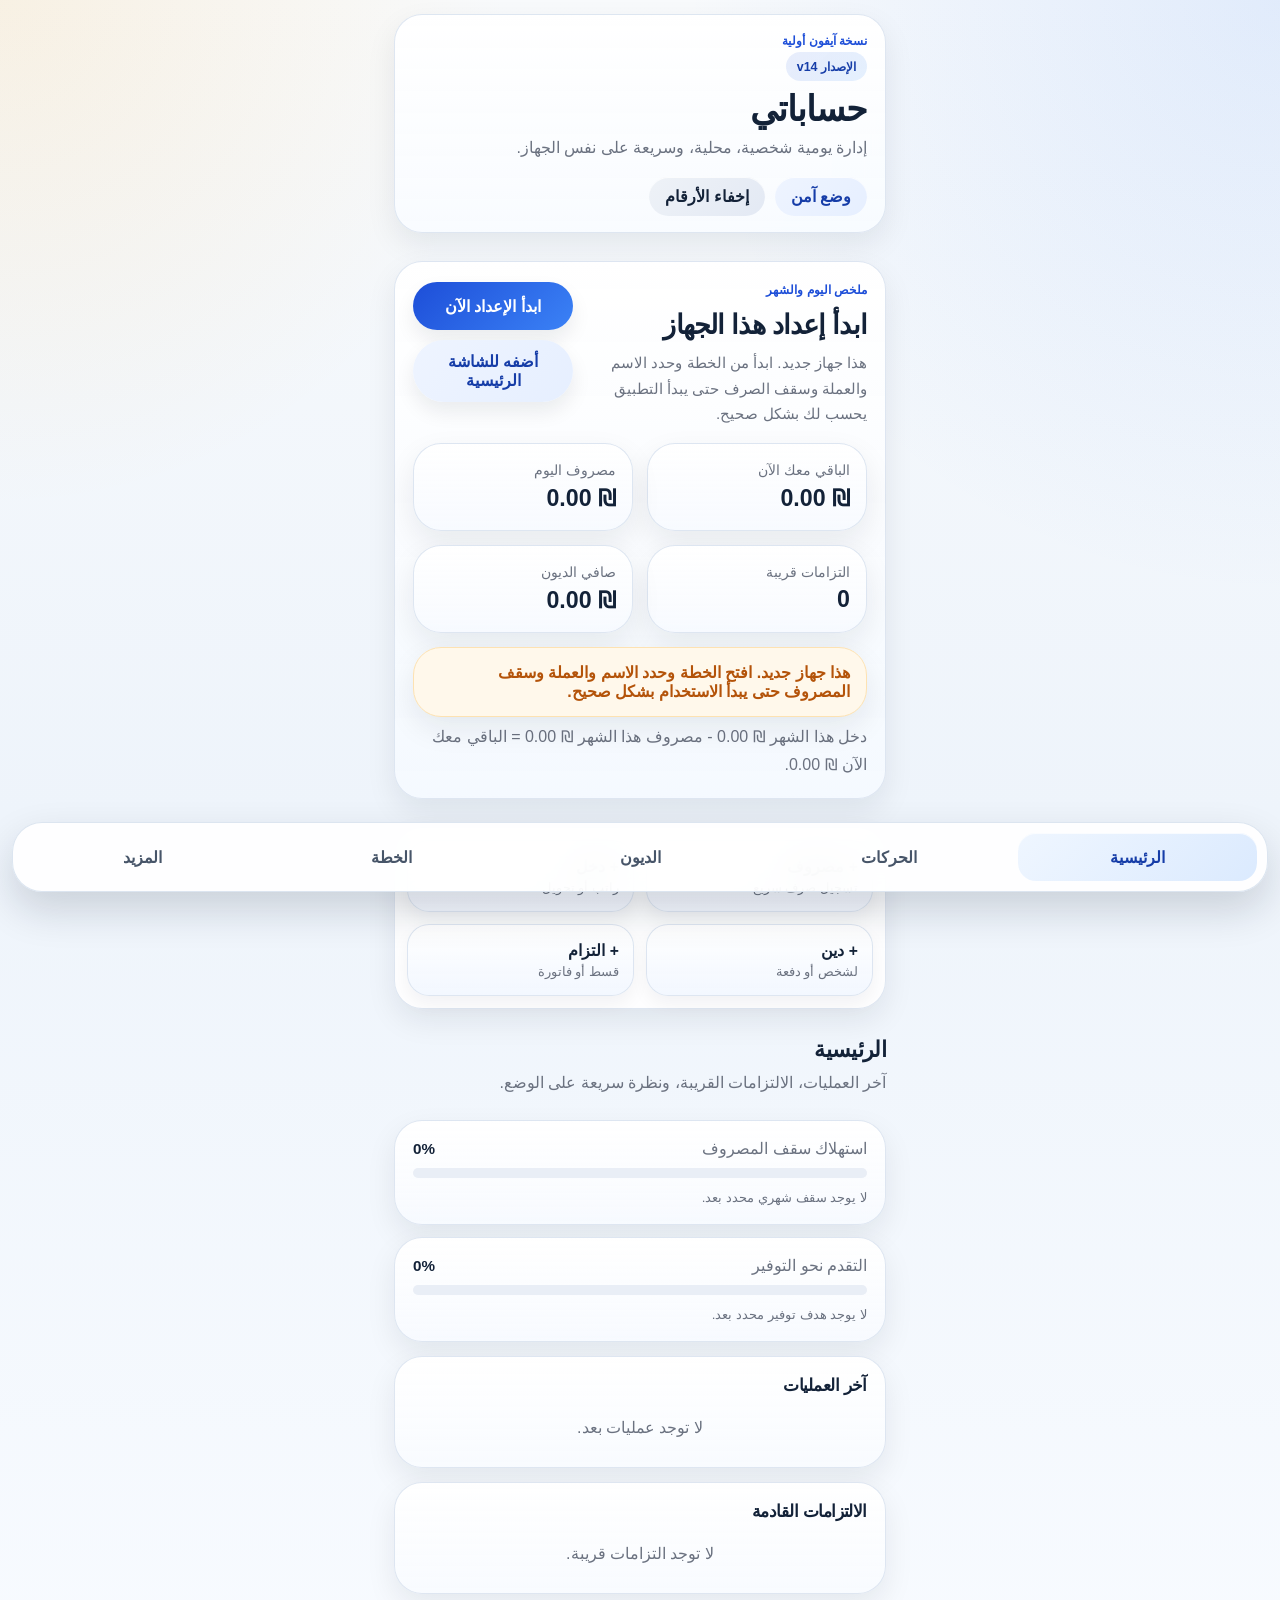
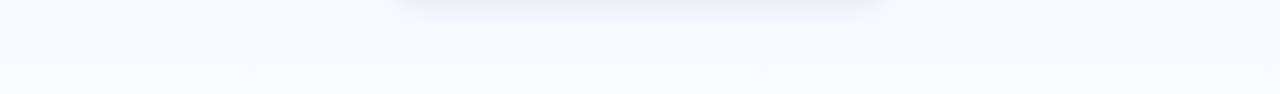
<file: iphone-v14.html>
﻿<!DOCTYPE html>
<html lang="ar" dir="rtl">
<head>
    <meta charset="utf-8" />
    <meta name="viewport" content="width=device-width, initial-scale=1, viewport-fit=cover" />
    <title>حساباتي | آيفون | v14</title>
    <meta name="theme-color" content="#0f172a" />
    <meta name="apple-mobile-web-app-capable" content="yes" />
    <meta name="apple-mobile-web-app-status-bar-style" content="black-translucent" />
    <meta name="apple-mobile-web-app-title" content="حساباتي v14" />
    <link rel="icon" href="./favicon.ico" />
    <link rel="apple-touch-icon" href="./favicon.ico" />
    <style>
:root {
    --bg: #f5f7fb;
    --surface: rgba(255, 255, 255, 0.88);
    --surface-strong: #ffffff;
    --line: #dbe4f0;
    --text: #132238;
    --muted: #6b7280;
    --primary: #1d4ed8;
    --primary-dark: #163da8;
    --danger: #dc2626;
    --success: #15803d;
    --warning: #b45309;
    --shadow: 0 12px 30px rgba(15, 23, 42, 0.08);
    --radius-xl: 28px;
    --radius-lg: 22px;
    --radius-md: 16px;
}

[hidden] { display: none !important; }
* { box-sizing: border-box; }
html { scroll-behavior: smooth; }
body {
    margin: 0;
    min-height: 100vh;
    font-family: "SF Pro Display", "Segoe UI", Tahoma, Arial, sans-serif;
    background:
        radial-gradient(circle at top right, rgba(59, 130, 246, 0.12), transparent 28%),
        radial-gradient(circle at top left, rgba(245, 158, 11, 0.10), transparent 24%),
        linear-gradient(180deg, #f8fafc 0%, #eef4fb 48%, #f8fbff 100%);
    color: var(--text);
}

.app-shell {
    max-width: 520px;
    margin: 0 auto;
    min-height: 100vh;
    padding: calc(env(safe-area-inset-top, 0px) + 14px) 14px calc(env(safe-area-inset-bottom, 0px) + 100px);
}

.app-main,
.panel,
.stack,
.list-stack {
    display: grid;
    gap: 14px;
}

.topbar,
.hero-card,
.quick-actions-card,
.card-form,
.list-card,
.privacy-card,
.metric-card,
.alert-card,
.progress-card {
    background: var(--surface);
    border: 1px solid rgba(219, 228, 240, 0.9);
    border-radius: var(--radius-xl);
    box-shadow: var(--shadow);
    backdrop-filter: blur(14px);
    -webkit-backdrop-filter: blur(14px);
}

.topbar {
    padding: 18px 18px 16px;
    margin-bottom: 14px;
    background:
        linear-gradient(180deg, rgba(255,255,255,0.96), rgba(248,251,255,0.92));
}

.topbar h1,
.privacy-card h1,
.hero-card h2,
.section-head h3,
.section-head h4 {
    margin: 0;
    font-weight: 900;
    letter-spacing: -0.03em;
}

.topbar h1 { font-size: 2.2rem; line-height: 1.05; }
.hero-card h2 { font-size: 1.7rem; line-height: 1.2; }
.section-head h3 { font-size: 1.35rem; }
.section-head h4 { font-size: 1.05rem; }

.eyebrow {
    margin: 0 0 4px;
    color: var(--primary);
    font-size: .78rem;
    font-weight: 800;
}

.version-badge {
    margin: 0 0 10px;
    display: inline-flex;
    align-items: center;
    padding: 7px 11px;
    border-radius: 999px;
    background: linear-gradient(135deg, rgba(29, 78, 216, 0.10), rgba(96, 165, 250, 0.16));
    color: var(--primary-dark);
    font-size: .78rem;
    font-weight: 900;
}

.subtitle,
.section-head p,
.helper {
    margin: 6px 0 0;
    color: var(--muted);
    line-height: 1.7;
}

.topbar-actions,
.hero-head,
.field-grid,
.tabs-inline,
.bottom-nav {
    display: flex;
    gap: 10px;
}

.topbar-actions {
    margin-top: 16px;
    flex-wrap: wrap;
}

.chip,
.button,
.nav-item,
.mini-tab {
    border: none;
    border-radius: 999px;
    font: inherit;
    cursor: pointer;
    transition: 180ms ease;
}

.chip {
    padding: 10px 16px;
    background: linear-gradient(135deg, #eef4ff, #e6efff);
    color: var(--primary-dark);
    font-weight: 800;
    box-shadow: inset 0 1px 0 rgba(255,255,255,0.8);
}

.chip-dark {
    background: linear-gradient(135deg, #eef2f7, #e3e9f4);
    color: var(--text);
}

.hero-card {
    padding: 20px 18px;
    margin-bottom: 14px;
    background:
        linear-gradient(180deg, rgba(255,255,255,0.96), rgba(245,249,255,0.92));
}

.quick-actions-card {
    padding: 12px;
    display: grid;
    grid-template-columns: repeat(2, minmax(0, 1fr));
    gap: 12px;
    margin-bottom: 14px;
}

.quick-action {
    border: 1px solid rgba(219, 228, 240, 0.9);
    background: linear-gradient(180deg, rgba(255,255,255,0.96), rgba(242,247,255,0.94));
    border-radius: 22px;
    padding: 16px 14px;
    text-align: right;
    color: var(--text);
    box-shadow:
        inset 0 1px 0 rgba(255,255,255,0.75),
        0 8px 18px rgba(15, 23, 42, 0.05);
}

.quick-action strong {
    display: block;
    margin-bottom: 4px;
    font-size: .98rem;
    font-weight: 900;
}

.quick-action span {
    color: var(--muted);
    font-size: .8rem;
}

.hero-head {
    align-items: flex-start;
    justify-content: space-between;
    margin-bottom: 16px;
}

.hero-copy {
    display: grid;
    gap: 8px;
}

.hero-helper {
    margin: 0;
    color: var(--muted);
    line-height: 1.7;
    font-size: .95rem;
}

.hero-actions {
    display: grid;
    gap: 10px;
    min-width: 160px;
}

.summary-grid {
    display: grid;
    grid-template-columns: repeat(2, minmax(0, 1fr));
    gap: 14px;
}

.metric-card {
    padding: 18px 16px;
    background: linear-gradient(180deg, rgba(255,255,255,0.98), rgba(247,250,255,0.92));
}

.metric-card span {
    display: block;
    color: var(--muted);
    font-size: .85rem;
    margin-bottom: 6px;
}

.metric-card strong {
    font-size: 1.45rem;
    font-weight: 900;
}

.alert-card {
    margin-top: 14px;
    padding: 15px 16px;
    color: var(--warning);
    background: #fff8eb;
    border-color: #fde2b2;
    font-weight: 700;
}

.section-head {
    margin-bottom: 10px;
}

.progress-grid {
    display: grid;
    gap: 12px;
}

.progress-card {
    padding: 18px;
    background: linear-gradient(180deg, rgba(255,255,255,0.98), rgba(247,250,255,0.92));
}

.progress-head {
    display: flex;
    align-items: center;
    justify-content: space-between;
    gap: 12px;
    margin-bottom: 10px;
}

.progress-head span,
.progress-card small {
    color: var(--muted);
}

.progress-head strong {
    font-size: .95rem;
    font-weight: 900;
}

.progress-track {
    height: 10px;
    border-radius: 999px;
    background: #e9eef6;
    overflow: hidden;
    margin-bottom: 10px;
}

.progress-bar {
    height: 100%;
    width: 0;
    border-radius: inherit;
    transition: width 220ms ease;
}

.progress-bar.danger {
    background: linear-gradient(90deg, #f59e0b, #ef4444);
}

.progress-bar.success {
    background: linear-gradient(90deg, #34d399, #10b981);
}

.panel { display: none; }
.panel.is-active { display: grid; }

.card-form,
.list-card,
.privacy-card {
    padding: 18px;
    background: linear-gradient(180deg, rgba(255,255,255,0.98), rgba(248,251,255,0.94));
}

.field {
    display: grid;
    gap: 6px;
}

.field span {
    color: var(--text);
    font-size: .9rem;
    font-weight: 800;
}

.input {
    width: 100%;
    min-height: 48px;
    padding: 12px 14px;
    border-radius: 15px;
    border: 1px solid var(--line);
    background: rgba(255,255,255,0.94);
    color: var(--text);
    font: inherit;
    box-shadow: inset 0 1px 2px rgba(15, 23, 42, 0.03);
}

.input.center { text-align: center; }
.input.search-input {
    min-height: 44px;
    padding-inline: 16px;
    background: linear-gradient(180deg, rgba(255,255,255,0.98), rgba(246,249,255,0.96));
}

.field-grid {
    flex-direction: row;
}

.field-grid > .field {
    flex: 1 1 0;
}

.button {
    min-height: 48px;
    padding: 12px 18px;
    font-weight: 900;
    box-shadow: 0 10px 20px rgba(15, 23, 42, 0.08);
}

.button-primary {
    background: linear-gradient(135deg, var(--primary), #3b82f6);
    color: #fff;
}

.button-danger {
    background: linear-gradient(135deg, #d92d20, #ef4444);
    color: #fff;
}

.button-warning {
    background: linear-gradient(135deg, #b45309, #f59e0b);
    color: #fff;
}

.button-outline {
    background: #fff;
    border: 1px solid var(--line);
    color: var(--text);
}

.button-ghost {
    background: linear-gradient(135deg, #eef4ff, #e6efff);
    color: var(--primary-dark);
}

.button:hover,
.chip:hover,
.nav-item:hover,
.mini-tab:hover {
    transform: translateY(-1px);
}

@media (max-width: 420px) {
    .hero-head {
        display: grid;
        gap: 14px;
    }

    .hero-actions {
        width: 100%;
    }
}

.tabs-inline {
    margin-bottom: 8px;
}

.compact-tabs {
    margin-bottom: 12px;
}

.mini-tab {
    min-height: 40px;
    padding: 0 18px;
    background: #edf2fa;
    color: #334155;
    font-weight: 800;
}

.mini-tab.is-active {
    background: var(--primary);
    color: #fff;
}

.money-form { display: none; }
.money-form.is-active { display: grid; gap: 12px; }

.list-item {
    display: flex;
    align-items: center;
    justify-content: space-between;
    gap: 12px;
    padding: 14px 0;
    border-bottom: 1px solid #edf2f7;
}

.list-item:last-child { border-bottom: none; }

.list-title {
    font-weight: 800;
    margin-bottom: 4px;
}

.list-meta {
    color: var(--muted);
    font-size: .84rem;
    line-height: 1.6;
}

.list-value {
    text-align: left;
    font-weight: 900;
    white-space: nowrap;
}

.list-actions {
    display: flex;
    align-items: center;
    gap: 8px;
}

.inline-button {
    min-height: 34px;
    padding: 0 12px;
    border-radius: 999px;
    border: none;
    font: inherit;
    font-size: .78rem;
    font-weight: 900;
    cursor: pointer;
}

.inline-button.success {
    background: #ecfdf3;
    color: var(--success);
}

.inline-button.danger {
    background: #fff1f2;
    color: var(--danger);
}

.tone-income { color: var(--success); }
.tone-expense { color: var(--danger); }
.tone-debt { color: #7c3aed; }
.tone-warning { color: var(--warning); }

.empty-state {
    padding: 12px 0;
    color: var(--muted);
    text-align: center;
}

.summary-inline {
    display: grid;
    gap: 8px;
    margin-bottom: 10px;
}

.toolbar-inline {
    display: grid;
    gap: 10px;
    margin-bottom: 12px;
}

.toggle-row {
    display: flex;
    align-items: center;
    justify-content: space-between;
    gap: 12px;
}

.toggle-row label {
    color: var(--muted);
    font-size: .88rem;
    font-weight: 700;
}

.people-card {
    margin-bottom: 12px;
}

.people-grid {
    display: grid;
    gap: 10px;
}

.person-card {
    padding: 14px;
    border-radius: 18px;
    border: 1px solid #e5ebf4;
    background: linear-gradient(180deg, rgba(255,255,255,0.98), rgba(245,249,255,0.94));
    box-shadow: inset 0 1px 0 rgba(255,255,255,0.8);
}

.person-head {
    display: flex;
    align-items: center;
    justify-content: space-between;
    gap: 10px;
    margin-bottom: 8px;
}

.person-name {
    font-weight: 900;
    font-size: 1rem;
}

.person-meta {
    color: var(--muted);
    font-size: .82rem;
    line-height: 1.6;
}

.person-actions {
    display: flex;
    gap: 8px;
    margin-top: 10px;
}

.person-actions .inline-button {
    flex: 1 1 0;
}

.inline-button.neutral {
    background: #eef4ff;
    color: var(--primary-dark);
}

.schedule-form {
    margin-top: 12px;
}

.schedule-form-anchor {
    scroll-margin-top: 18px;
}

.summary-pill {
    min-height: 44px;
    padding: 0 16px;
    display: flex;
    align-items: center;
    justify-content: space-between;
    gap: 10px;
    background: linear-gradient(180deg, rgba(248,251,255,0.98), rgba(241,247,255,0.96));
    border: 1px solid #e3eaf3;
    border-radius: 16px;
    color: var(--text);
    font-size: .85rem;
}

.bottom-nav {
    position: fixed;
    right: 12px;
    left: 12px;
    bottom: calc(env(safe-area-inset-bottom, 0px) + 8px);
    padding: 10px;
    background: rgba(255, 255, 255, 0.90);
    border: 1px solid rgba(219, 228, 240, 0.95);
    border-radius: 30px;
    box-shadow: 0 18px 40px rgba(15, 23, 42, 0.16);
    backdrop-filter: blur(18px);
    -webkit-backdrop-filter: blur(18px);
    justify-content: space-between;
    z-index: 30;
}

.nav-item {
    flex: 1 1 0;
    min-height: 48px;
    background: transparent;
    color: #475569;
    font-weight: 800;
    border-radius: 18px;
}

.nav-item.is-active {
    background: linear-gradient(135deg, #eff6ff, #dbeafe);
    color: var(--primary-dark);
    box-shadow: inset 0 1px 0 rgba(255,255,255,0.75);
}

.privacy-screen {
    min-height: calc(100vh - 32px);
    display: grid;
    place-items: center;
}

.privacy-card {
    text-align: center;
}

.privacy-badge {
    display: inline-flex;
    align-items: center;
    justify-content: center;
    min-height: 36px;
    padding: 6px 14px;
    border-radius: 999px;
    background: #eff6ff;
    color: var(--primary-dark);
    font-weight: 900;
}

.toast {
    position: fixed;
    inset-inline: 20px;
    bottom: calc(env(safe-area-inset-bottom, 0px) + 84px);
    padding: 13px 16px;
    border-radius: 18px;
    background: rgba(15, 23, 42, 0.92);
    color: #fff;
    text-align: center;
    box-shadow: var(--shadow);
    z-index: 40;
}

@media (max-width: 420px) {
    .app-shell {
        padding-inline: 12px;
    }

    .field-grid,
    .hero-head {
        flex-direction: column;
        align-items: stretch;
    }

    .summary-grid {
        grid-template-columns: 1fr;
    }

    .quick-actions-card {
        grid-template-columns: 1fr;
    }

}

    </style>
</head>
<body>
<div class="app-shell" id="appShell">
        <div class="privacy-screen" id="privacyScreen" hidden>
            <div class="privacy-card">
                <span class="privacy-badge">الوضع الآمن</span>
                <h1>حساباتي</h1>
                <p>أدخل رمز هذا الجهاز للمتابعة.</p>
                <form id="unlockForm" class="stack">
                    <input id="unlockCode" class="input center" type="password" inputmode="numeric" maxlength="12" placeholder="رمز القفل" />
                    <button class="button button-primary" type="submit">فتح التطبيق</button>
                    <p class="helper error" id="unlockError"></p>
                </form>
            </div>
        </div>

        <main class="app-main" id="appMain">
            <header class="topbar">
                <div>
                    <p class="eyebrow">نسخة آيفون أولية</p>
                    <p class="version-badge">الإصدار v14</p>
                    <h1>حساباتي</h1>
                    <p class="subtitle">إدارة يومية شخصية، محلية، وسريعة على نفس الجهاز.</p>
                </div>
                <div class="topbar-actions">
                    <button class="chip" id="safeModeToggle" type="button">وضع آمن</button>
                    <button class="chip chip-dark" id="hideNumbersToggle" type="button">إخفاء الأرقام</button>
                </div>
            </header>

            <section class="hero-card">
                <div class="hero-head">
                    <div class="hero-copy">
                        <p class="eyebrow">ملخص اليوم والشهر</p>
                        <h2 id="deviceTitle">ابدأ إعداد هذا الجهاز</h2>
                        <p class="hero-helper" id="setupHelper" hidden>
                            هذا جهاز جديد. ابدأ من الخطة وحدد الاسم والعملة وسقف الصرف حتى يبدأ التطبيق يحسب لك بشكل صحيح.
                        </p>
                    </div>
                    <div class="hero-actions">
                        <button
                            class="button button-primary"
                            id="startSetupButton"
                            type="button"
                            onclick="document.querySelectorAll('.panel').forEach(function(p){p.classList.remove('is-active');});document.querySelector('.panel[data-panel=&quot;plan&quot;]')?.classList.add('is-active');document.querySelectorAll('.nav-item').forEach(function(n){n.classList.remove('is-active');});document.querySelector('.nav-item[data-panel-target=&quot;plan&quot;]')?.classList.add('is-active');setTimeout(function(){var i=document.getElementById('profileName');if(i){i.focus();i.scrollIntoView({behavior:'smooth',block:'center'});}},80);"
                        >ابدأ الإعداد الآن</button>
                        <button class="button button-ghost" id="installHintButton" type="button">أضفه للشاشة الرئيسية</button>
                    </div>
                </div>
                <div class="summary-grid">
                    <article class="metric-card">
                        <span>الباقي معك الآن</span>
                        <strong data-money id="monthBalanceValue">₪ 0.00</strong>
                    </article>
                    <article class="metric-card">
                        <span>مصروف اليوم</span>
                        <strong data-money id="todayExpenseValue">₪ 0.00</strong>
                    </article>
                    <article class="metric-card">
                        <span>التزامات قريبة</span>
                        <strong id="dueSoonValue">0</strong>
                    </article>
                    <article class="metric-card">
                        <span>صافي الديون</span>
                        <strong data-money id="netDebtValue">₪ 0.00</strong>
                    </article>
                </div>
                <div class="alert-card" id="todayAlert">لا يوجد تنبيه مهم الآن، وضع الميزانية مستقر.</div>
                <p class="helper" id="balanceHelper">هذا هو الرصيد الحالي بعد طرح مصاريف الشهر من دخل الشهر.</p>
            </section>

            <section class="quick-actions-card">
                <button class="quick-action" type="button" data-quick-panel="money" data-quick-money-tab="expense">
                    <strong>+ مصروف</strong>
                    <span>تسجيل صرف سريع</span>
                </button>
                <button class="quick-action" type="button" data-quick-panel="money" data-quick-money-tab="income">
                    <strong>+ دخل</strong>
                    <span>راتب أو تحويل</span>
                </button>
                <button class="quick-action" type="button" data-quick-panel="debts">
                    <strong>+ دين</strong>
                    <span>لشخص أو دفعة</span>
                </button>
                <button class="quick-action" type="button" data-quick-panel="plan">
                    <strong>+ التزام</strong>
                    <span>قسط أو فاتورة</span>
                </button>
            </section>

            <section class="panel is-active" data-panel="home">
                <div class="section-head">
                    <h3>الرئيسية</h3>
                    <p>آخر العمليات، الالتزامات القريبة، ونظرة سريعة على الوضع.</p>
                </div>
                <div class="progress-grid">
                    <article class="progress-card">
                        <div class="progress-head">
                            <span>استهلاك سقف المصروف</span>
                            <strong id="budgetUsagePercent">0%</strong>
                        </div>
                        <div class="progress-track"><div class="progress-bar danger" id="budgetUsageBar"></div></div>
                        <small id="budgetUsageHint">لا يوجد سقف شهري محدد بعد.</small>
                    </article>
                    <article class="progress-card">
                        <div class="progress-head">
                            <span>التقدم نحو التوفير</span>
                            <strong id="savingUsagePercent">0%</strong>
                        </div>
                        <div class="progress-track"><div class="progress-bar success" id="savingUsageBar"></div></div>
                        <small id="savingUsageHint">لا يوجد هدف توفير محدد بعد.</small>
                    </article>
                </div>
                <div class="list-card">
                    <div class="section-head compact">
                        <h4>آخر العمليات</h4>
                    </div>
                    <div id="recentOperations" class="list-stack"></div>
                </div>
                <div class="list-card">
                    <div class="section-head compact">
                        <h4>الالتزامات القادمة</h4>
                    </div>
                    <div id="upcomingCommitments" class="list-stack"></div>
                </div>
            </section>

            <section class="panel" data-panel="money">
                <div class="section-head">
                    <h3>الدخل والمصاريف</h3>
                    <p>إضافة دخل ومصروف بسرعة مع سجل حديث واضح.</p>
                </div>

                <div class="tabs-inline">
                    <button class="mini-tab is-active" data-money-tab="expense" type="button">مصروف</button>
                    <button class="mini-tab" data-money-tab="income" type="button">دخل</button>
                </div>

                <form class="card-form money-form is-active" id="expenseForm" data-money-form="expense">
                    <label class="field">
                        <span>العنوان</span>
                        <input id="expenseTitle" class="input" type="text" placeholder="خضار، بنزين، مدرسة..." required />
                    </label>
                    <div class="field-grid">
                        <label class="field">
                            <span>المبلغ</span>
                            <input id="expenseAmount" class="input" type="text" inputmode="decimal" placeholder="0.00" required />
                        </label>
                        <label class="field">
                            <span>التاريخ</span>
                            <input id="expenseDate" class="input" type="date" required />
                        </label>
                    </div>
                    <div class="field-grid">
                        <label class="field">
                            <span>التصنيف</span>
                            <input id="expenseCategory" class="input" type="text" placeholder="بيت، سيارة، أكل..." />
                        </label>
                        <label class="field">
                            <span>ملاحظة</span>
                            <input id="expenseNote" class="input" type="text" placeholder="اختياري" />
                        </label>
                    </div>
                    <button class="button button-danger" type="submit">حفظ المصروف</button>
                </form>

                <form class="card-form money-form" id="incomeForm" data-money-form="income">
                    <label class="field">
                        <span>العنوان</span>
                        <input id="incomeTitle" class="input" type="text" placeholder="راتب، حوالة، هدية..." required />
                    </label>
                    <div class="field-grid">
                        <label class="field">
                            <span>المبلغ</span>
                            <input id="incomeAmount" class="input" type="text" inputmode="decimal" placeholder="0.00" required />
                        </label>
                        <label class="field">
                            <span>التاريخ</span>
                            <input id="incomeDate" class="input" type="date" required />
                        </label>
                    </div>
                    <div class="field-grid">
                        <label class="field">
                            <span>التصنيف</span>
                            <input id="incomeCategory" class="input" type="text" placeholder="راتب، إضافي، تحويل..." />
                        </label>
                        <label class="field">
                            <span>ملاحظة</span>
                            <input id="incomeNote" class="input" type="text" placeholder="اختياري" />
                        </label>
                    </div>
                    <button class="button button-primary" type="submit">حفظ الدخل</button>
                </form>

                <div class="list-card">
                    <div class="section-head compact">
                        <h4>سجل العمليات</h4>
                    </div>
                    <div class="toolbar-inline">
                        <input id="moneySearchInput" class="input search-input" type="search" placeholder="ابحث: خبز، راتب، مدارس..." />
                    </div>
                    <div class="tabs-inline compact-tabs">
                        <button class="mini-tab is-active" data-log-filter="all" type="button">الكل</button>
                        <button class="mini-tab" data-log-filter="expense" type="button">مصروف</button>
                        <button class="mini-tab" data-log-filter="income" type="button">دخل</button>
                    </div>
                    <div id="moneyEntries" class="list-stack"></div>
                </div>
            </section>

            <section class="panel" data-panel="debts">
                <div class="section-head">
                    <h3>الأشخاص والديون</h3>
                    <p>لكل شخص سجل واضح: إله عليك، إليك عليه، والرصيد النهائي.</p>
                </div>

                <form class="card-form" id="debtForm">
                    <div class="field-grid">
                        <label class="field">
                            <span>اسم الشخص</span>
                            <input id="debtPerson" class="input" type="text" placeholder="مثال: أحمد" required />
                        </label>
                        <label class="field">
                            <span>نوع الحركة</span>
                            <select id="debtType" class="input">
                                <option value="for-me">إلي عليه</option>
                                <option value="on-me">عليّ إله</option>
                                <option value="paid-to-me">دفع لي</option>
                                <option value="paid-by-me">دفعت له</option>
                            </select>
                        </label>
                    </div>
                    <div class="field-grid">
                        <label class="field">
                            <span>المبلغ</span>
                            <input id="debtAmount" class="input" type="text" inputmode="decimal" placeholder="0.00" required />
                        </label>
                        <label class="field">
                            <span>التاريخ</span>
                            <input id="debtDate" class="input" type="date" required />
                        </label>
                    </div>
                    <label class="field">
                        <span>ملاحظة</span>
                        <input id="debtNote" class="input" type="text" placeholder="مثال: دفعة جزئية" />
                    </label>
                    <button class="button button-primary" type="submit">حفظ الحركة</button>
                </form>

                <form class="card-form schedule-form schedule-form-anchor" id="debtPlanForm">
                    <div class="section-head compact">
                        <h4>خطة سداد دين</h4>
                        <p>قسّط الدين على دفعات، وخلي النظام يتابع المواعيد والتأخير والدفع المتأخر.</p>
                    </div>
                    <div class="field-grid">
                        <label class="field">
                            <span>اسم الشخص</span>
                            <input id="debtPlanPerson" class="input" type="text" placeholder="مثال: محمد" required />
                        </label>
                        <label class="field">
                            <span>إجمالي الدين</span>
                            <input id="debtPlanTotal" class="input" type="text" inputmode="decimal" placeholder="1000" required />
                        </label>
                    </div>
                    <div class="field-grid">
                        <label class="field">
                            <span>تاريخ أول دفعة</span>
                            <input id="debtPlanStartDate" class="input" type="date" required />
                        </label>
                        <label class="field">
                            <span>عدد الدفعات</span>
                            <input id="debtPlanCount" class="input" type="number" min="1" step="1" placeholder="4" required />
                        </label>
                    </div>
                    <div class="field-grid">
                        <label class="field">
                            <span>نوع التكرار</span>
                            <select id="debtPlanInterval" class="input">
                                <option value="monthly">شهري</option>
                                <option value="weekly">أسبوعي</option>
                                <option value="daily30">كل 30 يوم</option>
                            </select>
                        </label>
                        <label class="field">
                            <span>ملاحظة</span>
                            <input id="debtPlanNote" class="input" type="text" placeholder="مثال: دين بضاعة أو سلفة" />
                        </label>
                    </div>
                    <button class="button button-warning" type="submit">إنشاء خطة السداد</button>
                </form>

                <div class="list-card">
                    <div class="section-head compact">
                        <h4>كشف الديون</h4>
                    </div>
                    <div class="summary-inline" id="debtSummary"></div>
                    <div class="people-card">
                        <div class="toolbar-inline">
                            <input id="debtSearchInput" class="input search-input" type="search" placeholder="ابحث عن شخص أو ملاحظة..." />
                            <div class="toggle-row">
                                <label for="showArchivedPeopleToggle">إظهار الأشخاص المؤرشفين</label>
                                <input id="showArchivedPeopleToggle" type="checkbox" />
                            </div>
                        </div>
                        <div class="people-grid" id="peopleOverview"></div>
                    </div>
                    <div id="debtEntries" class="list-stack"></div>
                </div>

                <div class="list-card">
                    <div class="section-head compact">
                        <h4>دفعات الديون المجدولة</h4>
                        <p>كل دفعة تظهر بموعدها، وإذا تأخرت أو دُفعت متأخرًا سنوضح ذلك هنا.</p>
                    </div>
                    <div id="debtInstallmentEntries" class="list-stack"></div>
                </div>
            </section>

            <section class="panel" data-panel="plan">
                <div class="section-head">
                    <h3>الخطة الشهرية والالتزامات</h3>
                    <p>سقف الصرف، هدف التوفير، والأقساط التي يجب متابعتها.</p>
                </div>

                <form class="card-form" id="planForm">
                    <div class="field-grid">
                        <label class="field">
                            <span>اسم الجهاز / الحساب</span>
                            <input id="profileName" class="input" type="text" placeholder="آيفون 16 - حسابي" required />
                        </label>
                        <label class="field">
                            <span>العملة</span>
                            <input id="profileCurrency" class="input" type="text" value="₪" maxlength="10" />
                        </label>
                    </div>
                    <div class="field-grid">
                        <label class="field">
                            <span>سقف المصروف الشهري</span>
                            <input id="profileBudget" class="input" type="text" inputmode="decimal" placeholder="0.00" />
                        </label>
                        <label class="field">
                            <span>هدف التوفير</span>
                            <input id="profileSavingGoal" class="input" type="text" inputmode="decimal" placeholder="0.00" />
                        </label>
                    </div>
                    <label class="field">
                        <span>رمز قفل اختياري</span>
                        <input id="profilePasscode" class="input" type="password" inputmode="numeric" maxlength="12" placeholder="1234" />
                    </label>
                    <button class="button button-primary" type="submit">حفظ الخطة والإعدادات</button>
                </form>

                <form class="card-form" id="commitmentForm">
                    <div class="field-grid">
                        <label class="field">
                            <span>اسم الالتزام</span>
                            <input id="commitmentName" class="input" type="text" placeholder="إيجار، قسط..." required />
                        </label>
                        <label class="field">
                            <span>المبلغ</span>
                            <input id="commitmentAmount" class="input" type="text" inputmode="decimal" placeholder="0.00" required />
                        </label>
                    </div>
                    <div class="field-grid">
                        <label class="field">
                            <span>تاريخ الاستحقاق</span>
                            <input id="commitmentDate" class="input" type="date" required />
                        </label>
                        <label class="field">
                            <span>ملاحظات</span>
                            <input id="commitmentNote" class="input" type="text" placeholder="اختياري" />
                        </label>
                    </div>
                    <button class="button button-warning" type="submit">حفظ الالتزام</button>
                </form>

                <div class="list-card">
                    <div class="section-head compact">
                        <h4>سجل الالتزامات</h4>
                    </div>
                    <div id="commitmentEntries" class="list-stack"></div>
                </div>
            </section>

            <section class="panel" data-panel="more">
                <div class="section-head">
                    <h3>النسخ والخصوصية</h3>
                    <p>نسخة احتياطية، استرجاع، ومسح آمن لبيانات هذا الجهاز.</p>
                </div>

                <div class="card-form">
                    <button class="button button-primary" id="exportBackupButton" type="button">تصدير نسخة JSON</button>
                    <label class="button button-outline file-button">
                        استيراد نسخة
                        <input id="importBackupInput" type="file" accept="application/json" hidden />
                    </label>
                    <button class="button button-outline" id="lockDeviceButton" type="button">قفل الجهاز الآن</button>
                    <button class="button button-danger" id="resetDeviceButton" type="button">تصفير بيانات هذا الجهاز</button>
                    <p class="helper" id="backupStatus">آخر نسخة: لا يوجد بعد.</p>
                </div>

                <form class="card-form" id="reminderForm">
                    <div class="section-head compact">
                        <h4>ذكّرني بعدين</h4>
                        <p>تذكير سريع لشخص، قسط، أو أمر تريد مراجعته لاحقًا.</p>
                    </div>
                    <label class="field">
                        <span>عنوان التذكير</span>
                        <input id="reminderTitle" class="input" type="text" placeholder="مثال: حاسب محمد آخر الأسبوع" required />
                    </label>
                    <div class="field-grid">
                        <label class="field">
                            <span>التاريخ</span>
                            <input id="reminderDate" class="input" type="date" required />
                        </label>
                        <label class="field">
                            <span>ملاحظة</span>
                            <input id="reminderNote" class="input" type="text" placeholder="اختياري" />
                        </label>
                    </div>
                    <button class="button button-primary" type="submit">حفظ التذكير</button>
                </form>

                <div class="list-card">
                    <div class="section-head compact">
                        <h4>التذكيرات القادمة</h4>
                    </div>
                    <div id="reminderEntries" class="list-stack"></div>
                </div>
            </section>
        </main>

        <nav class="bottom-nav">
            <button class="nav-item is-active" type="button" data-panel-target="home"><span>الرئيسية</span></button>
            <button class="nav-item" type="button" data-panel-target="money"><span>الحركات</span></button>
            <button class="nav-item" type="button" data-panel-target="debts"><span>الديون</span></button>
            <button class="nav-item" type="button" data-panel-target="plan"><span>الخطة</span></button>
            <button class="nav-item" type="button" data-panel-target="more"><span>المزيد</span></button>
        </nav>

        <div class="toast" id="toastMessage" hidden></div>
    </div>

    
    <script>
(function () {
    const STORAGE_KEY = "personalaccounts.iphone.v1";
    const DEFAULT_STATE = {
        profile: {
            deviceName: "",
            currency: "₪",
            monthlyBudget: 0,
            savingGoal: 0,
            passcode: "",
            safeMode: false,
            hideNumbers: false
        },
        incomes: [],
        expenses: [],
        debts: [],
        debtPlans: [],
        commitments: [],
        reminders: [],
        archivedPeople: []
    };

    const state = loadState();
    const refs = {
        appMain: document.getElementById("appMain"),
        privacyScreen: document.getElementById("privacyScreen"),
        unlockForm: document.getElementById("unlockForm"),
        unlockCode: document.getElementById("unlockCode"),
        unlockError: document.getElementById("unlockError"),
        deviceTitle: document.getElementById("deviceTitle"),
        monthBalanceValue: document.getElementById("monthBalanceValue"),
        todayExpenseValue: document.getElementById("todayExpenseValue"),
        dueSoonValue: document.getElementById("dueSoonValue"),
        netDebtValue: document.getElementById("netDebtValue"),
        todayAlert: document.getElementById("todayAlert"),
        balanceHelper: document.getElementById("balanceHelper"),
        recentOperations: document.getElementById("recentOperations"),
        upcomingCommitments: document.getElementById("upcomingCommitments"),
        moneyEntries: document.getElementById("moneyEntries"),
        moneySearchInput: document.getElementById("moneySearchInput"),
        debtEntries: document.getElementById("debtEntries"),
        debtInstallmentEntries: document.getElementById("debtInstallmentEntries"),
        debtSummary: document.getElementById("debtSummary"),
        debtPlanForm: document.getElementById("debtPlanForm"),
        debtSearchInput: document.getElementById("debtSearchInput"),
        showArchivedPeopleToggle: document.getElementById("showArchivedPeopleToggle"),
        peopleOverview: document.getElementById("peopleOverview"),
        commitmentEntries: document.getElementById("commitmentEntries"),
        reminderEntries: document.getElementById("reminderEntries"),
        setupHelper: document.getElementById("setupHelper"),
        toast: document.getElementById("toastMessage"),
        backupStatus: document.getElementById("backupStatus"),
        safeModeToggle: document.getElementById("safeModeToggle"),
        hideNumbersToggle: document.getElementById("hideNumbersToggle"),
        budgetUsagePercent: document.getElementById("budgetUsagePercent"),
        budgetUsageBar: document.getElementById("budgetUsageBar"),
        budgetUsageHint: document.getElementById("budgetUsageHint"),
        savingUsagePercent: document.getElementById("savingUsagePercent"),
        savingUsageBar: document.getElementById("savingUsageBar"),
        savingUsageHint: document.getElementById("savingUsageHint"),
        startSetupButton: document.getElementById("startSetupButton")
    };
    let currentLogFilter = "all";
    let currentMoneySearch = "";
    let currentDebtSearch = "";
    let showArchivedPeople = false;
    let unlocked = !state.profile.passcode || !state.profile.safeMode;
    let toastTimer = 0;

    function bind() {
        document.querySelectorAll("[data-panel-target]").forEach((button) => {
            button.addEventListener("click", () => switchPanel(button.getAttribute("data-panel-target")));
        });

        document.querySelectorAll("[data-money-tab]").forEach((button) => {
            button.addEventListener("click", () => switchMoneyTab(button.getAttribute("data-money-tab")));
        });

        document.querySelectorAll("[data-log-filter]").forEach((button) => {
            button.addEventListener("click", () => switchLogFilter(button.getAttribute("data-log-filter")));
        });

        document.querySelectorAll("[data-quick-panel]").forEach((button) => {
            button.addEventListener("click", () => {
                const panel = button.getAttribute("data-quick-panel");
                switchPanel(panel);
                const moneyTab = button.getAttribute("data-quick-money-tab");
                if (moneyTab) {
                    switchMoneyTab(moneyTab);
                }
            });
        });

        document.getElementById("expenseForm").addEventListener("submit", onExpenseSubmit);
        document.getElementById("incomeForm").addEventListener("submit", onIncomeSubmit);
        document.getElementById("debtForm").addEventListener("submit", onDebtSubmit);
        document.getElementById("debtPlanForm").addEventListener("submit", onDebtPlanSubmit);
        document.getElementById("commitmentForm").addEventListener("submit", onCommitmentSubmit);
        document.getElementById("planForm").addEventListener("submit", onPlanSubmit);
        document.getElementById("reminderForm").addEventListener("submit", onReminderSubmit);
        document.getElementById("exportBackupButton").addEventListener("click", exportBackup);
        document.getElementById("importBackupInput").addEventListener("change", importBackup);
        document.getElementById("resetDeviceButton").addEventListener("click", resetDevice);
        document.getElementById("lockDeviceButton").addEventListener("click", lockNow);
        document.getElementById("installHintButton").addEventListener("click", showInstallHint);
        refs.startSetupButton.addEventListener("click", startSetup);
        refs.safeModeToggle.addEventListener("click", toggleSafeMode);
        refs.hideNumbersToggle.addEventListener("click", toggleHideNumbers);
        refs.unlockForm.addEventListener("submit", unlock);
        refs.moneySearchInput.addEventListener("input", () => {
            currentMoneySearch = refs.moneySearchInput.value.trim().toLowerCase();
            render();
        });
        refs.debtSearchInput.addEventListener("input", () => {
            currentDebtSearch = refs.debtSearchInput.value.trim().toLowerCase();
            render();
        });
        refs.showArchivedPeopleToggle.addEventListener("change", () => {
            showArchivedPeople = refs.showArchivedPeopleToggle.checked;
            render();
        });
    }

    function seedDates() {
        const today = dateValue(new Date());
        ["expenseDate", "incomeDate", "debtDate", "commitmentDate", "debtPlanStartDate"].forEach((id) => {
            const element = document.getElementById(id);
            if (element && !element.value) element.value = today;
        });
        const reminderDate = document.getElementById("reminderDate");
        if (reminderDate && !reminderDate.value) reminderDate.value = today;
    }

    function onExpenseSubmit(event) {
        event.preventDefault();
        state.expenses.unshift({
            id: crypto.randomUUID(),
            title: value("expenseTitle"),
            amount: amount("expenseAmount"),
            date: value("expenseDate"),
            category: value("expenseCategory"),
            note: value("expenseNote"),
            createdAt: new Date().toISOString()
        });
        saveState();
        event.target.reset();
        seedDates();
        toast("تم حفظ المصروف.");
        render();
    }

    function onIncomeSubmit(event) {
        event.preventDefault();
        state.incomes.unshift({
            id: crypto.randomUUID(),
            title: value("incomeTitle"),
            amount: amount("incomeAmount"),
            date: value("incomeDate"),
            category: value("incomeCategory"),
            note: value("incomeNote"),
            createdAt: new Date().toISOString()
        });
        saveState();
        event.target.reset();
        seedDates();
        toast("تم حفظ الدخل.");
        render();
    }

    function onDebtSubmit(event) {
        event.preventDefault();
        state.debts.unshift({
            id: crypto.randomUUID(),
            person: value("debtPerson"),
            type: value("debtType"),
            amount: amount("debtAmount"),
            date: value("debtDate"),
            note: value("debtNote"),
            createdAt: new Date().toISOString()
        });
        saveState();
        event.target.reset();
        seedDates();
        toast("تم حفظ حركة الدين.");
        render();
    }

    function onCommitmentSubmit(event) {
        event.preventDefault();
        state.commitments.unshift({
            id: crypto.randomUUID(),
            name: value("commitmentName"),
            amount: amount("commitmentAmount"),
            dueDate: value("commitmentDate"),
            note: value("commitmentNote"),
            isPaid: false,
            createdAt: new Date().toISOString()
        });
        saveState();
        event.target.reset();
        seedDates();
        toast("تم حفظ الالتزام.");
        render();
    }

    function onDebtPlanSubmit(event) {
        event.preventDefault();
        const person = value("debtPlanPerson");
        const total = amount("debtPlanTotal");
        const count = Math.max(1, Math.round(Number(document.getElementById("debtPlanCount").value || 1)));
        const startDate = value("debtPlanStartDate");
        const interval = value("debtPlanInterval") || "monthly";
        const note = value("debtPlanNote");

        const installments = buildInstallments(total, count, startDate).map((item, index) => ({
            id: crypto.randomUUID(),
            sequence: index + 1,
            amount: item.amount,
            dueDate: shiftDateByInterval(startDate, interval, index),
            isPaid: false,
            paidAt: "",
            note
        }));

        state.debtPlans.unshift({
            id: crypto.randomUUID(),
            person,
            totalAmount: total,
            installmentCount: count,
            interval,
            startDate,
            note,
            installments,
            createdAt: new Date().toISOString()
        });
        saveState();
        event.target.reset();
        seedDates();
        toast("تم إنشاء خطة السداد.");
        render();
    }

    function onPlanSubmit(event) {
        event.preventDefault();
        state.profile.deviceName = value("profileName");
        state.profile.currency = value("profileCurrency") || "₪";
        state.profile.monthlyBudget = amount("profileBudget");
        state.profile.savingGoal = amount("profileSavingGoal");
        state.profile.passcode = value("profilePasscode");
        saveState();
        unlocked = !state.profile.passcode || !state.profile.safeMode || unlocked;
        toast("تم حفظ الخطة وإعدادات الجهاز.");
        render();
        switchPanel("home");
    }

    function onReminderSubmit(event) {
        event.preventDefault();
        state.reminders.unshift({
            id: crypto.randomUUID(),
            title: value("reminderTitle"),
            date: value("reminderDate"),
            note: value("reminderNote"),
            isDone: false,
            createdAt: new Date().toISOString()
        });
        saveState();
        event.target.reset();
        seedDates();
        toast("تم حفظ التذكير.");
        render();
    }

    function switchPanel(panel) {
        document.querySelectorAll(".panel").forEach((item) => item.classList.toggle("is-active", item.getAttribute("data-panel") === panel));
        document.querySelectorAll(".nav-item").forEach((item) => item.classList.toggle("is-active", item.getAttribute("data-panel-target") === panel));
        const targetPanel = document.querySelector(`.panel[data-panel="${panel}"]`);
        if (targetPanel) {
            targetPanel.scrollIntoView({ behavior: "smooth", block: "start" });
        } else {
            window.scrollTo({ top: 0, behavior: "smooth" });
        }
    }

    function switchMoneyTab(tab) {
        document.querySelectorAll(".mini-tab").forEach((item) => item.classList.toggle("is-active", item.getAttribute("data-money-tab") === tab));
        document.querySelectorAll(".money-form").forEach((item) => item.classList.toggle("is-active", item.getAttribute("data-money-form") === tab));
    }

    function switchLogFilter(filter) {
        currentLogFilter = filter;
        document.querySelectorAll("[data-log-filter]").forEach((item) => item.classList.toggle("is-active", item.getAttribute("data-log-filter") === filter));
        render();
    }

    function unlock(event) {
        event.preventDefault();
        if (value("unlockCode") === state.profile.passcode) {
            unlocked = true;
            refs.unlockError.textContent = "";
            refs.unlockCode.value = "";
            render();
            return;
        }
        refs.unlockError.textContent = "رمز القفل غير صحيح.";
    }

    function toggleSafeMode() {
        state.profile.safeMode = !state.profile.safeMode;
        saveState();
        if (state.profile.safeMode && state.profile.passcode) {
            unlocked = false;
        }
        render();
        toast(state.profile.safeMode ? "تم تفعيل الوضع الآمن." : "تم إيقاف الوضع الآمن.");
    }

    function toggleHideNumbers() {
        state.profile.hideNumbers = !state.profile.hideNumbers;
        saveState();
        render();
    }

    function lockNow() {
        if (!state.profile.passcode) {
            toast("أضف رمز قفل أولًا من قسم الخطة.");
            return;
        }
        unlocked = false;
        render();
    }

    function showInstallHint() {
        toast("من Safari اضغط مشاركة ثم أضفه للشاشة الرئيسية. هذه نسخة v12.");
    }

    function startSetup() {
        switchPanel("plan");
        toast("افتح الاسم والعملة وسقف المصروف من هنا.");
        window.setTimeout(() => {
            const nameInput = document.getElementById("profileName");
            if (nameInput) {
                nameInput.focus();
                nameInput.scrollIntoView({ behavior: "smooth", block: "center" });
            }
        }, 260);
    }

    function exportBackup() {
        const blob = new Blob([JSON.stringify(state, null, 2)], { type: "application/json" });
        const url = URL.createObjectURL(blob);
        const link = document.createElement("a");
        link.href = url;
        link.download = "personalaccounts-iphone-backup.json";
        link.click();
        URL.revokeObjectURL(url);
        refs.backupStatus.textContent = "آخر نسخة: تم التصدير الآن.";
        toast("تم تصدير نسخة JSON.");
    }

    function importBackup(event) {
        const file = event.target.files && event.target.files[0];
        if (!file) return;
        const reader = new FileReader();
        reader.onload = function () {
            try {
                const data = JSON.parse(String(reader.result || "{}"));
                Object.assign(state, normalizeState(data));
                saveState();
                unlocked = !state.profile.passcode || !state.profile.safeMode;
                toast("تم استيراد النسخة.");
                render();
            } catch {
                toast("تعذر قراءة النسخة.");
            }
        };
        reader.readAsText(file);
        event.target.value = "";
    }

    function resetDevice() {
        if (!window.confirm("سيتم حذف كل بيانات هذا الجهاز المحلي. هل تريد المتابعة؟")) return;
        localStorage.removeItem(STORAGE_KEY);
        Object.assign(state, normalizeState(DEFAULT_STATE));
        unlocked = true;
        seedDates();
        render();
        toast("تم تصفير بيانات هذا الجهاز.");
    }

    function render() {
        const hidden = !!state.profile.hideNumbers;
        const isConfigured = !!state.profile.deviceName;
        const hasEntries = !!(state.incomes.length || state.expenses.length || state.debts.length || state.commitments.length);
        const needsSetup = !isConfigured && !hasEntries;

        refs.deviceTitle.textContent = state.profile.deviceName || "ابدأ إعداد هذا الجهاز";
        refs.setupHelper.hidden = !needsSetup;
        refs.startSetupButton.hidden = !needsSetup;
        setValue("profileName", state.profile.deviceName);
        setValue("profileCurrency", state.profile.currency || "₪");
        setValue("profileBudget", state.profile.monthlyBudget || "");
        setValue("profileSavingGoal", state.profile.savingGoal || "");
        setValue("profilePasscode", state.profile.passcode || "");
        refs.safeModeToggle.textContent = state.profile.safeMode ? "إيقاف الوضع الآمن" : "وضع آمن";
        refs.hideNumbersToggle.textContent = hidden ? "إظهار الأرقام" : "إخفاء الأرقام";
        refs.showArchivedPeopleToggle.checked = showArchivedPeople;
        refs.appMain.hidden = state.profile.safeMode && !!state.profile.passcode && !unlocked;
        refs.privacyScreen.hidden = !state.profile.safeMode || !state.profile.passcode || unlocked;

        const currency = state.profile.currency || "₪";
        const incomesMonth = monthItems(state.incomes);
        const expensesMonth = monthItems(state.expenses);
        const monthIncome = sum(incomesMonth, "amount");
        const monthExpense = sum(expensesMonth, "amount");
        const monthBalance = monthIncome - monthExpense;
        const todayExpense = state.expenses.filter((x) => x.date === dateValue(new Date())).reduce((a, b) => a + Number(b.amount || 0), 0);
        const netDebt = state.debts.reduce((total, item) => {
            if (item.type === "for-me") return total + item.amount;
            if (item.type === "on-me") return total - item.amount;
            if (item.type === "paid-to-me") return total - item.amount;
            return total + item.amount;
        }, 0);
        const dueSoonCommitments = state.commitments.filter((x) => !x.isPaid && daysUntil(x.dueDate) >= 0 && daysUntil(x.dueDate) <= 3);
        const dueSoonDebtInstallments = flattenDebtInstallments()
            .filter((x) => !x.isPaid && daysUntil(x.dueDate) >= 0 && daysUntil(x.dueDate) <= 3);
        const dueSoon = dueSoonCommitments.concat(dueSoonDebtInstallments);
        const budgetUsage = state.profile.monthlyBudget > 0 ? Math.min(100, Math.round((monthExpense / state.profile.monthlyBudget) * 100)) : 0;
        const savingCurrent = monthIncome - monthExpense;
        const savingUsage = state.profile.savingGoal > 0 ? Math.max(0, Math.min(100, Math.round((savingCurrent / state.profile.savingGoal) * 100))) : 0;

        money(refs.monthBalanceValue, monthBalance, currency, hidden);
        money(refs.todayExpenseValue, todayExpense, currency, hidden);
        money(refs.netDebtValue, netDebt, currency, hidden);
        refs.dueSoonValue.textContent = dueSoon.length;
        refs.budgetUsagePercent.textContent = `${budgetUsage}%`;
        refs.budgetUsageBar.style.width = `${budgetUsage}%`;
        refs.budgetUsageHint.textContent = state.profile.monthlyBudget > 0
            ? `${hidden ? "••••" : formatMoney(monthExpense, currency)} من أصل ${hidden ? "••••" : formatMoney(state.profile.monthlyBudget, currency)}`
            : "لا يوجد سقف شهري محدد بعد.";
        refs.savingUsagePercent.textContent = `${savingUsage}%`;
        refs.savingUsageBar.style.width = `${savingUsage}%`;
        refs.savingUsageHint.textContent = state.profile.savingGoal > 0
            ? `${hidden ? "••••" : formatMoney(savingCurrent, currency)} من أصل ${hidden ? "••••" : formatMoney(state.profile.savingGoal, currency)}`
            : "لا يوجد هدف توفير محدد بعد.";
        refs.balanceHelper.textContent = hidden
            ? "المتبقي الحالي مخفي الآن."
            : `دخل هذا الشهر ${formatMoney(monthIncome, currency)} - مصروف هذا الشهر ${formatMoney(monthExpense, currency)} = الباقي معك الآن ${formatMoney(monthBalance, currency)}.`;

        refs.todayAlert.textContent = needsSetup
            ? "هذا جهاز جديد. افتح الخطة وحدد الاسم والعملة وسقف المصروف حتى يبدأ الاستخدام بشكل صحيح."
            : dueSoon.length
                ? `عندك ${dueSoon.length} استحقاق قريب خلال 3 أيام.`
                : state.profile.monthlyBudget > 0 && monthExpense > state.profile.monthlyBudget
                    ? "تنبيه: تجاوزت سقف المصروف الشهري."
                    : "لا يوجد تنبيه مهم الآن، وضع الميزانية مستقر.";

        renderOperations(currency, hidden);
        renderDebts(currency, hidden);
        renderCommitments(currency, hidden);
        renderReminders();
    }

    function renderOperations(currency, hidden) {
        const recent = state.expenses.map((x) => ({ kind: "expense", ...x }))
            .concat(state.incomes.map((x) => ({ kind: "income", ...x })))
            .sort((a, b) => new Date(b.createdAt) - new Date(a.createdAt))
            .slice(0, 8);

        refs.recentOperations.innerHTML = recent.length
            ? recent.map((item) => listItemMarkup(
                item.title,
                `${item.kind === "expense" ? "مصروف" : "دخل"} · ${displayDate(item.date)}${item.category ? ` · ${item.category}` : ""}`,
                hidden ? "••••" : formatMoney(item.amount, currency),
                item.kind === "expense" ? "tone-expense" : "tone-income"
            )).join("")
            : emptyState("لا توجد عمليات بعد.");

        let moneyLog = state.expenses.map((x) => ({ kind: "expense", ...x }))
            .concat(state.incomes.map((x) => ({ kind: "income", ...x })))
            .sort((a, b) => new Date(b.createdAt) - new Date(a.createdAt));
        if (currentLogFilter !== "all") {
            moneyLog = moneyLog.filter((item) => item.kind === currentLogFilter);
        }
        if (currentMoneySearch) {
            moneyLog = moneyLog.filter((item) =>
                [item.title, item.category, item.note]
                    .filter(Boolean)
                    .some((part) => String(part).toLowerCase().includes(currentMoneySearch))
            );
        }

        refs.moneyEntries.innerHTML = moneyLog.length
            ? moneyLog.map((item) => listItemMarkup(
                item.title,
                `${item.kind === "expense" ? "مصروف" : "دخل"} · ${displayDate(item.date)}${item.category ? ` · ${item.category}` : ""}`,
                hidden ? "••••" : formatMoney(item.amount, currency),
                item.kind === "expense" ? "tone-expense" : "tone-income"
            )).join("")
            : emptyState("لا توجد عمليات محفوظة.");
    }

    function renderDebts(currency, hidden) {
        const forMe = state.debts.filter((x) => x.type === "for-me").reduce((a, b) => a + Number(b.amount || 0), 0);
        const onMe = state.debts.filter((x) => x.type === "on-me").reduce((a, b) => a + Number(b.amount || 0), 0);
        refs.debtSummary.innerHTML = [
            summaryPill("إلك على الناس", hidden ? "••••" : formatMoney(forMe, currency)),
            summaryPill("عليك للناس", hidden ? "••••" : formatMoney(onMe, currency)),
            summaryPill("صافي الديون", hidden ? "••••" : formatMoney(forMe - onMe, currency))
        ].join("");

        const peopleRows = buildPeopleOverview(currency, hidden);
        const visiblePeople = peopleRows
            .filter((person) => showArchivedPeople || !person.archived)
            .filter((person) => !currentDebtSearch || person.searchText.includes(currentDebtSearch));

        refs.peopleOverview.innerHTML = visiblePeople.length
            ? visiblePeople.map((person) => personCardMarkup(person, currency, hidden)).join("")
            : emptyState(showArchivedPeople ? "لا توجد أسماء مطابقة." : "لا توجد أسماء نشطة مطابقة.");

        refs.peopleOverview.querySelectorAll("[data-archive-person]").forEach((button) => {
            button.addEventListener("click", () => toggleArchivePerson(button.getAttribute("data-archive-person")));
        });
        refs.peopleOverview.querySelectorAll("[data-restore-person]").forEach((button) => {
            button.addEventListener("click", () => toggleArchivePerson(button.getAttribute("data-restore-person")));
        });
        refs.peopleOverview.querySelectorAll("[data-schedule-person]").forEach((button) => {
            button.addEventListener("click", () => prepareDebtSchedule(button.getAttribute("data-schedule-person")));
        });

        let debtItems = state.debts.slice();
        if (!showArchivedPeople) {
            debtItems = debtItems.filter((item) => !state.archivedPeople.includes(item.person));
        }
        if (currentDebtSearch) {
            debtItems = debtItems.filter((item) =>
                [item.person, item.note, debtTypeLabel(item.type)]
                    .filter(Boolean)
                    .some((part) => String(part).toLowerCase().includes(currentDebtSearch))
            );
        }

        refs.debtEntries.innerHTML = debtItems.length
            ? debtItems.map((item) => listItemMarkup(
                item.person,
                `${debtTypeLabel(item.type)} · ${displayDate(item.date)}${item.note ? ` · ${item.note}` : ""}`,
                hidden ? "••••" : formatMoney(item.amount, currency),
                "tone-debt"
            )).join("")
            : emptyState("لا توجد حركات ديون بعد.");

        const installments = flattenDebtInstallments()
            .filter((item) => showArchivedPeople || !state.archivedPeople.includes(item.person))
            .filter((item) => !currentDebtSearch || `${item.person} ${item.note || ""}`.toLowerCase().includes(currentDebtSearch))
            .sort((a, b) => new Date(a.dueDate) - new Date(b.dueDate));

        refs.debtInstallmentEntries.innerHTML = installments.length
            ? installments.map((item) => debtInstallmentItemMarkup(item, currency, hidden)).join("")
            : emptyState("لا توجد دفعات مجدولة بعد.");

        refs.debtInstallmentEntries.querySelectorAll("[data-pay-installment]").forEach((button) => {
            button.addEventListener("click", () => {
                markInstallmentPaid(button.getAttribute("data-pay-installment"));
            });
        });
        refs.debtInstallmentEntries.querySelectorAll("[data-unpay-installment]").forEach((button) => {
            button.addEventListener("click", () => {
                toggleInstallmentPaid(button.getAttribute("data-unpay-installment"), false);
            });
        });
    }

    function renderCommitments(currency, hidden) {
        const upcoming = state.commitments
            .filter((x) => !x.isPaid)
            .map((x) => ({ ...x, kind: "commitment" }))
            .concat(flattenDebtInstallments().filter((x) => !x.isPaid).map((x) => ({ ...x, kind: "debt-installment" })))
            .sort((a, b) => new Date(a.dueDate) - new Date(b.dueDate));

        refs.upcomingCommitments.innerHTML = upcoming.length
            ? upcoming.slice(0, 6).map((item) => listItemMarkup(
                item.kind === "debt-installment" ? `دفعة ${item.person}` : item.name,
                `${item.kind === "debt-installment" ? `دفعة ${item.sequence}/${item.installmentCount} · ` : ""}${displayDate(item.dueDate)}${item.note ? ` · ${item.note}` : ""}`,
                hidden ? "••••" : formatMoney(item.amount, currency),
                installmentTone(item)
            )).join("")
            : emptyState("لا توجد التزامات قريبة.");

        refs.commitmentEntries.innerHTML = state.commitments.length
            ? state.commitments.map((item) => commitmentItemMarkup(item, currency, hidden)).join("")
            : emptyState("لا توجد التزامات محفوظة.");

        refs.commitmentEntries.querySelectorAll("[data-mark-paid]").forEach((button) => {
            button.addEventListener("click", () => {
                const id = button.getAttribute("data-mark-paid");
                state.commitments = state.commitments.map((item) => item.id === id ? { ...item, isPaid: true } : item);
                saveState();
                toast("تم تعليم الالتزام كمدفوع.");
                render();
            });
        });
        refs.commitmentEntries.querySelectorAll("[data-delete-id]").forEach((button) => {
            button.addEventListener("click", () => {
                const id = button.getAttribute("data-delete-id");
                state.commitments = state.commitments.filter((item) => item.id !== id);
                saveState();
                toast("تم حذف الالتزام.");
                render();
            });
        });
    }

    function renderReminders() {
        const reminders = state.reminders
            .slice()
            .sort((a, b) => Number(a.isDone) - Number(b.isDone) || new Date(a.date) - new Date(b.date));

        refs.reminderEntries.innerHTML = reminders.length
            ? reminders.map((item) => reminderItemMarkup(item)).join("")
            : emptyState("لا توجد تذكيرات محفوظة.");

        refs.reminderEntries.querySelectorAll("[data-reminder-done]").forEach((button) => {
            button.addEventListener("click", () => {
                const id = button.getAttribute("data-reminder-done");
                state.reminders = state.reminders.map((item) => item.id === id ? { ...item, isDone: !item.isDone } : item);
                saveState();
                render();
                toast("تم تحديث حالة التذكير.");
            });
        });

        refs.reminderEntries.querySelectorAll("[data-reminder-delete]").forEach((button) => {
            button.addEventListener("click", () => {
                const id = button.getAttribute("data-reminder-delete");
                state.reminders = state.reminders.filter((item) => item.id !== id);
                saveState();
                render();
                toast("تم حذف التذكير.");
            });
        });
    }

    function listItemMarkup(title, meta, valueText, tone) {
        return `<div class="list-item"><div><div class="list-title">${escapeHtml(title)}</div><div class="list-meta">${escapeHtml(meta)}</div></div><div class="list-value ${tone}">${escapeHtml(valueText)}</div></div>`;
    }

    function debtInstallmentItemMarkup(item, currency, hidden) {
        return `<div class="list-item">
            <div>
                <div class="list-title">${escapeHtml(item.person)} · دفعة ${escapeHtml(String(item.sequence))}/${escapeHtml(String(item.installmentCount))}</div>
                <div class="list-meta">${escapeHtml(debtInstallmentMeta(item))}</div>
            </div>
            <div class="list-actions">
                <div class="list-value ${installmentTone(item)}">${escapeHtml(hidden ? "••••" : formatMoney(item.amount, currency))}</div>
                ${!item.isPaid ? `<button class="inline-button success" type="button" data-pay-installment="${escapeHtml(item.installmentId)}">تم الدفع</button>` : `<button class="inline-button neutral" type="button" data-unpay-installment="${escapeHtml(item.installmentId)}">إرجاع</button>`}
            </div>
        </div>`;
    }

    function personCardMarkup(person, currency, hidden) {
        return `<div class="person-card">
            <div class="person-head">
                <div>
                    <div class="person-name">${escapeHtml(hidden ? "اسم مخفي" : person.name)}</div>
                    <div class="person-meta">${escapeHtml(person.meta)}</div>
                </div>
                <div class="list-value ${person.net >= 0 ? "tone-income" : "tone-expense"}">${escapeHtml(hidden ? "••••" : formatMoney(person.net, currency))}</div>
            </div>
            <div class="person-actions">
                ${person.net < 0 ? `<button class="inline-button success" type="button" data-schedule-person="${escapeHtml(person.name)}">جدولة الدين</button>` : ""}
                <button class="inline-button neutral" type="button" ${person.archived ? `data-restore-person="${escapeHtml(person.name)}"` : `data-archive-person="${escapeHtml(person.name)}"`}>
                    ${person.archived ? "استرجاع" : "أرشفة"}
                </button>
            </div>
        </div>`;
    }

    function reminderItemMarkup(item) {
        return `<div class="list-item">
            <div>
                <div class="list-title">${escapeHtml(item.title)}</div>
                <div class="list-meta">${escapeHtml(displayDate(item.date))}${item.note ? ` · ${escapeHtml(item.note)}` : ""}${item.isDone ? " · تم" : " · بانتظار"}</div>
            </div>
            <div class="list-actions">
                <button class="inline-button success" type="button" data-reminder-done="${escapeHtml(item.id)}">${item.isDone ? "إرجاع" : "تم"}</button>
                <button class="inline-button danger" type="button" data-reminder-delete="${escapeHtml(item.id)}">حذف</button>
            </div>
        </div>`;
    }

    function flattenDebtInstallments() {
        return state.debtPlans.flatMap((plan) =>
            (plan.installments || []).map((installment) => ({
                planId: plan.id,
                person: plan.person,
                installmentId: installment.id,
                amount: Number(installment.amount || 0),
                dueDate: installment.dueDate,
                isPaid: !!installment.isPaid,
                paidAt: installment.paidAt || "",
                sequence: installment.sequence,
                installmentCount: plan.installmentCount,
                note: installment.note || plan.note || ""
            }))
        );
    }

    function buildInstallments(total, count, startDate) {
        const cents = Math.round(Number(total || 0) * 100);
        const base = Math.floor(cents / count);
        const remainder = cents - (base * count);
        return Array.from({ length: count }, (_, index) => ({
            amount: (base + (index === count - 1 ? remainder : 0)) / 100
        }));
    }

    function shiftDateByInterval(startDate, interval, index) {
        const date = new Date(startDate);
        if (interval === "weekly") {
            date.setDate(date.getDate() + (index * 7));
        } else if (interval === "daily30") {
            date.setDate(date.getDate() + (index * 30));
        } else {
            date.setMonth(date.getMonth() + index);
        }
        return dateValue(date);
    }

    function markInstallmentPaid(installmentId) {
        toggleInstallmentPaid(installmentId, true);
    }

    function toggleInstallmentPaid(installmentId, nextPaidState) {
        state.debtPlans = state.debtPlans.map((plan) => ({
            ...plan,
            installments: (plan.installments || []).map((item) =>
                item.id === installmentId
                    ? { ...item, isPaid: nextPaidState, paidAt: nextPaidState ? dateValue(new Date()) : "" }
                    : item
            )
        }));
        saveState();
        render();
        toast(nextPaidState ? "تم حفظ الدفعة." : "تمت إعادة الدفعة إلى بانتظار.");
    }

    function debtInstallmentMeta(item) {
        const due = displayDate(item.dueDate);
        if (item.isPaid) {
            if (item.paidAt && item.paidAt !== item.dueDate) {
                const isLate = new Date(item.paidAt) > new Date(item.dueDate);
                return `${due} · ${isLate ? "مدفوعة متأخرة" : "مدفوعة"} ${item.paidAt ? `· بتاريخ ${displayDate(item.paidAt)}` : ""}${item.note ? ` · ${item.note}` : ""}`;
            }
            return `${due} · مدفوعة${item.note ? ` · ${item.note}` : ""}`;
        }
        const days = daysUntil(item.dueDate);
        if (days < 0) {
            return `${due} · متأخرة منذ ${Math.abs(days)} يوم${item.note ? ` · ${item.note}` : ""}`;
        }
        return `${due} · بانتظار${item.note ? ` · ${item.note}` : ""}`;
    }

    function installmentTone(item) {
        if (item.isPaid) {
            return item.paidAt && new Date(item.paidAt) > new Date(item.dueDate) ? "tone-warning" : "tone-income";
        }
        return daysUntil(item.dueDate) < 0 ? "tone-expense" : "tone-warning";
    }

    function buildPeopleOverview(currency, hidden) {
        const grouped = new Map();
        state.debts.forEach((item) => {
            const key = String(item.person || "").trim();
            if (!key) return;
            if (!grouped.has(key)) grouped.set(key, []);
            grouped.get(key).push(item);
        });
        return Array.from(grouped.entries()).map(([name, items]) => {
            const net = items.reduce((total, item) => {
                if (item.type === "for-me") return total + Number(item.amount || 0);
                if (item.type === "on-me") return total - Number(item.amount || 0);
                if (item.type === "paid-to-me") return total - Number(item.amount || 0);
                return total + Number(item.amount || 0);
            }, 0);
            const archived = state.archivedPeople.includes(name);
            return {
                name,
                net,
                archived,
                meta: `${items.length} حركة${archived ? " · مؤرشف" : ""}`,
                searchText: `${name} ${items.map((x) => `${x.note || ""} ${debtTypeLabel(x.type)}`).join(" ")}`.toLowerCase()
            };
        }).sort((a, b) => a.name.localeCompare(b.name, "ar"));
    }

    function toggleArchivePerson(name) {
        if (!name) return;
        const archived = state.archivedPeople.includes(name);
        state.archivedPeople = archived
            ? state.archivedPeople.filter((item) => item !== name)
            : state.archivedPeople.concat(name);
        saveState();
        render();
        toast(archived ? "تم استرجاع الشخص." : "تمت أرشفة الشخص.");
    }

    function prepareDebtSchedule(name) {
        if (!name) return;
        const personRows = buildPeopleOverview();
        const person = personRows.find((item) => item.name === name);
        if (!person) {
            toast("تعذر العثور على رصيد هذا الشخص.");
            return;
        }
        if (person.net >= 0) {
            toast("هذا الشخص لا يظهر عليك رصيدًا يحتاج إلى جدولة.");
            return;
        }

        setValue("debtPlanPerson", person.name);
        setValue("debtPlanTotal", Math.abs(person.net).toFixed(2));
        if (!value("debtPlanCount")) setValue("debtPlanCount", "4");
        if (!value("debtPlanStartDate")) setValue("debtPlanStartDate", dateValue(new Date()));
        switchPanel("debts");
        window.setTimeout(() => {
            refs.debtPlanForm?.scrollIntoView({ behavior: "smooth", block: "start" });
            const target = document.getElementById("debtPlanCount");
            if (target) target.focus();
        }, 120);
        toast(`تم تجهيز خطة سداد لـ ${name}.`);
    }

    function commitmentItemMarkup(item, currency, hidden) {
        return `<div class="list-item">
            <div>
                <div class="list-title">${escapeHtml(item.name)}</div>
                <div class="list-meta">${escapeHtml(item.isPaid ? "مدفوع" : "غير مدفوع")} · ${escapeHtml(displayDate(item.dueDate))}${item.note ? ` · ${escapeHtml(item.note)}` : ""}</div>
            </div>
            <div class="list-actions">
                <div class="list-value ${item.isPaid ? "tone-income" : "tone-warning"}">${escapeHtml(hidden ? "••••" : formatMoney(item.amount, currency))}</div>
                ${!item.isPaid ? `<button class="inline-button success" type="button" data-mark-paid="${escapeHtml(item.id)}">تم الدفع</button>` : ""}
                <button class="inline-button danger" type="button" data-delete-id="${escapeHtml(item.id)}">حذف</button>
            </div>
        </div>`;
    }

    function summaryPill(label, valueText) {
        return `<div class="summary-pill"><span>${escapeHtml(label)}</span><strong>${escapeHtml(valueText)}</strong></div>`;
    }

    function emptyState(message) {
        return `<div class="empty-state">${escapeHtml(message)}</div>`;
    }

    function money(element, valueAmount, currency, hidden) {
        element.textContent = hidden ? "••••" : formatMoney(valueAmount, currency);
    }

    function monthItems(items) {
        const now = new Date();
        return items.filter((item) => {
            const date = new Date(item.date);
            return date.getMonth() === now.getMonth() && date.getFullYear() === now.getFullYear();
        });
    }

    function sum(items, key) {
        return items.reduce((total, item) => total + Number(item[key] || 0), 0);
    }

    function debtTypeLabel(type) {
        return {
            "for-me": "إلي عليه",
            "on-me": "عليّ إله",
            "paid-to-me": "دفع لي",
            "paid-by-me": "دفعت له"
        }[type] || "حركة";
    }

    function daysUntil(dateString) {
        const date = new Date(dateString);
        const today = new Date();
        date.setHours(0, 0, 0, 0);
        today.setHours(0, 0, 0, 0);
        return Math.round((date - today) / 86400000);
    }

    function formatMoney(numberValue, currency) {
        return `${currency} ${new Intl.NumberFormat("en-US", { minimumFractionDigits: 2, maximumFractionDigits: 2 }).format(Number(numberValue || 0))}`;
    }

    function displayDate(valueText) {
        if (!valueText) return "بدون تاريخ";
        return new Intl.DateTimeFormat("ar", { year: "numeric", month: "short", day: "numeric" }).format(new Date(valueText));
    }

    function value(id) { return String(document.getElementById(id).value || "").trim(); }
    function amount(id) {
        const parsed = Number(document.getElementById(id).value || 0);
        return Number.isFinite(parsed) ? parsed : 0;
    }
    function setValue(id, nextValue) {
        const el = document.getElementById(id);
        if (el) el.value = nextValue;
    }
    function dateValue(date) {
        const y = date.getFullYear();
        const m = String(date.getMonth() + 1).padStart(2, "0");
        const d = String(date.getDate()).padStart(2, "0");
        return `${y}-${m}-${d}`;
    }

    function loadState() {
        try {
            const raw = localStorage.getItem(STORAGE_KEY);
            if (!raw) return normalizeState(DEFAULT_STATE);
            return normalizeState(JSON.parse(raw));
        } catch {
            return normalizeState(DEFAULT_STATE);
        }
    }

    function normalizeState(raw) {
        const data = raw || {};
        return {
            profile: {
                deviceName: String(data.profile?.deviceName || ""),
                currency: String(data.profile?.currency || "₪"),
                monthlyBudget: Number(data.profile?.monthlyBudget || 0),
                savingGoal: Number(data.profile?.savingGoal || 0),
                passcode: String(data.profile?.passcode || ""),
                safeMode: !!data.profile?.safeMode,
                hideNumbers: !!data.profile?.hideNumbers
            },
            incomes: Array.isArray(data.incomes) ? data.incomes : [],
            expenses: Array.isArray(data.expenses) ? data.expenses : [],
            debts: Array.isArray(data.debts) ? data.debts : [],
            debtPlans: Array.isArray(data.debtPlans) ? data.debtPlans : [],
            commitments: Array.isArray(data.commitments) ? data.commitments : [],
            reminders: Array.isArray(data.reminders) ? data.reminders : [],
            archivedPeople: Array.isArray(data.archivedPeople) ? data.archivedPeople : []
        };
    }

    function saveState() {
        localStorage.setItem(STORAGE_KEY, JSON.stringify(state));
    }

    function toast(message) {
        refs.toast.hidden = false;
        refs.toast.textContent = message;
        clearTimeout(toastTimer);
        toastTimer = window.setTimeout(() => { refs.toast.hidden = true; }, 2200);
    }

    function escapeHtml(valueText) {
        return String(valueText)
            .replace(/&/g, "&amp;")
            .replace(/</g, "&lt;")
            .replace(/>/g, "&gt;")
            .replace(/\"/g, "&quot;")
            .replace(/'/g, "&#39;");
    }

    bind();
    seedDates();
    render();
})();



    </script>
</body>
</html>
</file>
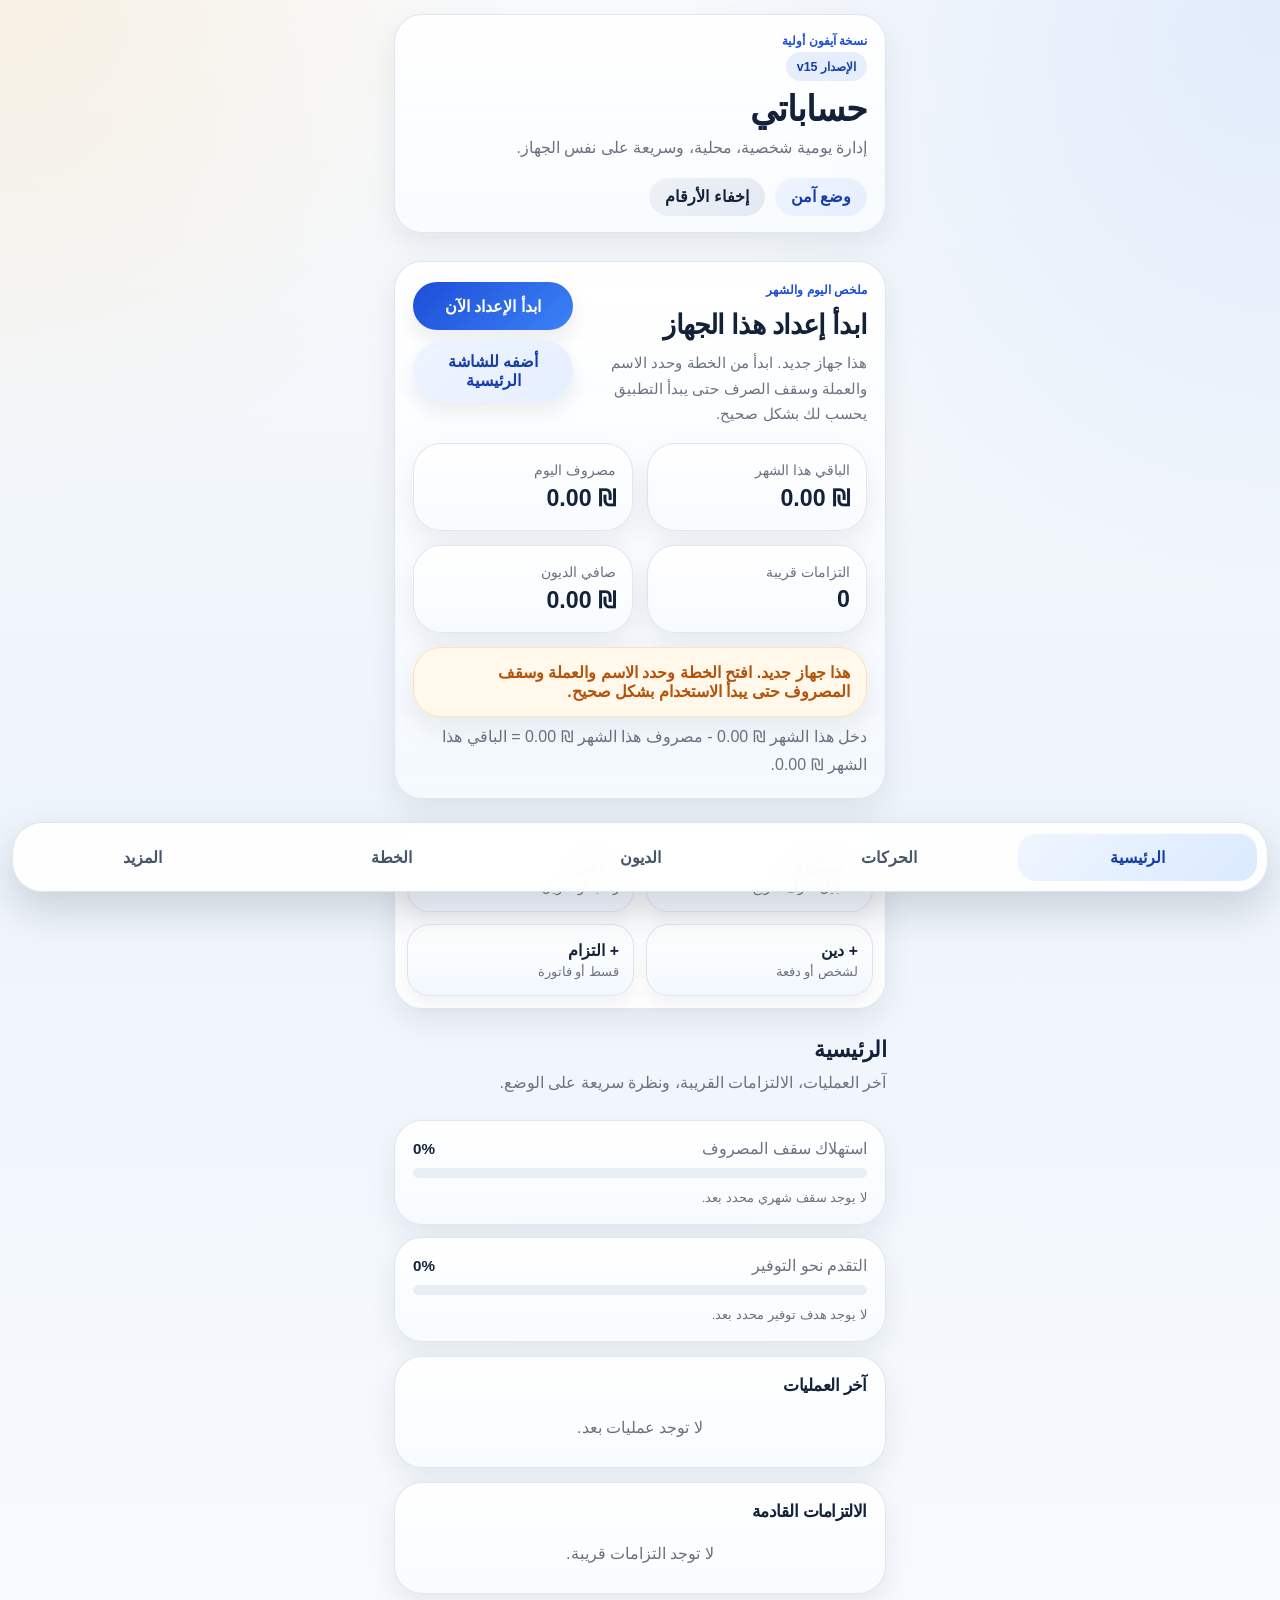
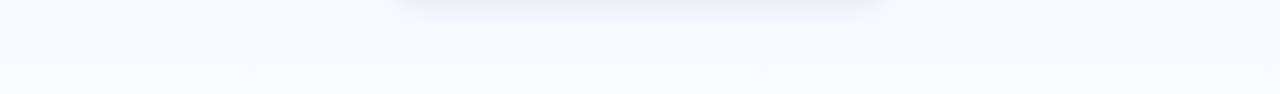
<file: iphone-v15.html>
﻿<!DOCTYPE html>
<html lang="ar" dir="rtl">
<head>
    <meta charset="utf-8" />
    <meta name="viewport" content="width=device-width, initial-scale=1, viewport-fit=cover" />
    <title>حساباتي | آيفون | v15</title>
    <meta name="theme-color" content="#0f172a" />
    <meta name="apple-mobile-web-app-capable" content="yes" />
    <meta name="apple-mobile-web-app-status-bar-style" content="black-translucent" />
    <meta name="apple-mobile-web-app-title" content="حساباتي v15" />
    <link rel="icon" href="./favicon.ico" />
    <link rel="apple-touch-icon" href="./favicon.ico" />
    <style>
:root {
    --bg: #f5f7fb;
    --surface: rgba(255, 255, 255, 0.88);
    --surface-strong: #ffffff;
    --line: #dbe4f0;
    --text: #132238;
    --muted: #6b7280;
    --primary: #1d4ed8;
    --primary-dark: #163da8;
    --danger: #dc2626;
    --success: #15803d;
    --warning: #b45309;
    --shadow: 0 12px 30px rgba(15, 23, 42, 0.08);
    --radius-xl: 28px;
    --radius-lg: 22px;
    --radius-md: 16px;
}

[hidden] { display: none !important; }
* { box-sizing: border-box; }
html { scroll-behavior: smooth; }
body {
    margin: 0;
    min-height: 100vh;
    font-family: "SF Pro Display", "Segoe UI", Tahoma, Arial, sans-serif;
    background:
        radial-gradient(circle at top right, rgba(59, 130, 246, 0.12), transparent 28%),
        radial-gradient(circle at top left, rgba(245, 158, 11, 0.10), transparent 24%),
        linear-gradient(180deg, #f8fafc 0%, #eef4fb 48%, #f8fbff 100%);
    color: var(--text);
}

.app-shell {
    max-width: 520px;
    margin: 0 auto;
    min-height: 100vh;
    padding: calc(env(safe-area-inset-top, 0px) + 14px) 14px calc(env(safe-area-inset-bottom, 0px) + 100px);
}

.app-main,
.panel,
.stack,
.list-stack {
    display: grid;
    gap: 14px;
}

.topbar,
.hero-card,
.quick-actions-card,
.card-form,
.list-card,
.privacy-card,
.metric-card,
.alert-card,
.progress-card {
    background: var(--surface);
    border: 1px solid rgba(219, 228, 240, 0.9);
    border-radius: var(--radius-xl);
    box-shadow: var(--shadow);
    backdrop-filter: blur(14px);
    -webkit-backdrop-filter: blur(14px);
}

.topbar {
    padding: 18px 18px 16px;
    margin-bottom: 14px;
    background:
        linear-gradient(180deg, rgba(255,255,255,0.96), rgba(248,251,255,0.92));
}

.topbar h1,
.privacy-card h1,
.hero-card h2,
.section-head h3,
.section-head h4 {
    margin: 0;
    font-weight: 900;
    letter-spacing: -0.03em;
}

.topbar h1 { font-size: 2.2rem; line-height: 1.05; }
.hero-card h2 { font-size: 1.7rem; line-height: 1.2; }
.section-head h3 { font-size: 1.35rem; }
.section-head h4 { font-size: 1.05rem; }

.eyebrow {
    margin: 0 0 4px;
    color: var(--primary);
    font-size: .78rem;
    font-weight: 800;
}

.version-badge {
    margin: 0 0 10px;
    display: inline-flex;
    align-items: center;
    padding: 7px 11px;
    border-radius: 999px;
    background: linear-gradient(135deg, rgba(29, 78, 216, 0.10), rgba(96, 165, 250, 0.16));
    color: var(--primary-dark);
    font-size: .78rem;
    font-weight: 900;
}

.subtitle,
.section-head p,
.helper {
    margin: 6px 0 0;
    color: var(--muted);
    line-height: 1.7;
}

.topbar-actions,
.hero-head,
.field-grid,
.tabs-inline,
.bottom-nav {
    display: flex;
    gap: 10px;
}

.form-actions {
    display: grid;
    grid-template-columns: repeat(2, minmax(0, 1fr));
    gap: 10px;
}

.topbar-actions {
    margin-top: 16px;
    flex-wrap: wrap;
}

.chip,
.button,
.nav-item,
.mini-tab {
    border: none;
    border-radius: 999px;
    font: inherit;
    cursor: pointer;
    transition: 180ms ease;
}

.chip {
    padding: 10px 16px;
    background: linear-gradient(135deg, #eef4ff, #e6efff);
    color: var(--primary-dark);
    font-weight: 800;
    box-shadow: inset 0 1px 0 rgba(255,255,255,0.8);
}

.chip-dark {
    background: linear-gradient(135deg, #eef2f7, #e3e9f4);
    color: var(--text);
}

.hero-card {
    padding: 20px 18px;
    margin-bottom: 14px;
    background:
        linear-gradient(180deg, rgba(255,255,255,0.96), rgba(245,249,255,0.92));
}

.quick-actions-card {
    padding: 12px;
    display: grid;
    grid-template-columns: repeat(2, minmax(0, 1fr));
    gap: 12px;
    margin-bottom: 14px;
}

.quick-action {
    border: 1px solid rgba(219, 228, 240, 0.9);
    background: linear-gradient(180deg, rgba(255,255,255,0.96), rgba(242,247,255,0.94));
    border-radius: 22px;
    padding: 16px 14px;
    text-align: right;
    color: var(--text);
    box-shadow:
        inset 0 1px 0 rgba(255,255,255,0.75),
        0 8px 18px rgba(15, 23, 42, 0.05);
}

.quick-action strong {
    display: block;
    margin-bottom: 4px;
    font-size: .98rem;
    font-weight: 900;
}

.quick-action span {
    color: var(--muted);
    font-size: .8rem;
}

.hero-head {
    align-items: flex-start;
    justify-content: space-between;
    margin-bottom: 16px;
}

.hero-copy {
    display: grid;
    gap: 8px;
}

.hero-helper {
    margin: 0;
    color: var(--muted);
    line-height: 1.7;
    font-size: .95rem;
}

.hero-actions {
    display: grid;
    gap: 10px;
    min-width: 160px;
}

.summary-grid {
    display: grid;
    grid-template-columns: repeat(2, minmax(0, 1fr));
    gap: 14px;
}

.metric-card {
    padding: 18px 16px;
    background: linear-gradient(180deg, rgba(255,255,255,0.98), rgba(247,250,255,0.92));
}

.metric-card span {
    display: block;
    color: var(--muted);
    font-size: .85rem;
    margin-bottom: 6px;
}

.metric-card strong {
    font-size: 1.45rem;
    font-weight: 900;
}

.alert-card {
    margin-top: 14px;
    padding: 15px 16px;
    color: var(--warning);
    background: #fff8eb;
    border-color: #fde2b2;
    font-weight: 700;
}

.section-head {
    margin-bottom: 10px;
}

.progress-grid {
    display: grid;
    gap: 12px;
}

.progress-card {
    padding: 18px;
    background: linear-gradient(180deg, rgba(255,255,255,0.98), rgba(247,250,255,0.92));
}

.progress-head {
    display: flex;
    align-items: center;
    justify-content: space-between;
    gap: 12px;
    margin-bottom: 10px;
}

.progress-head span,
.progress-card small {
    color: var(--muted);
}

.progress-head strong {
    font-size: .95rem;
    font-weight: 900;
}

.progress-track {
    height: 10px;
    border-radius: 999px;
    background: #e9eef6;
    overflow: hidden;
    margin-bottom: 10px;
}

.progress-bar {
    height: 100%;
    width: 0;
    border-radius: inherit;
    transition: width 220ms ease;
}

.progress-bar.danger {
    background: linear-gradient(90deg, #f59e0b, #ef4444);
}

.progress-bar.success {
    background: linear-gradient(90deg, #34d399, #10b981);
}

.panel { display: none; }
.panel.is-active { display: grid; }

.card-form,
.list-card,
.privacy-card {
    padding: 18px;
    background: linear-gradient(180deg, rgba(255,255,255,0.98), rgba(248,251,255,0.94));
}

.field {
    display: grid;
    gap: 6px;
}

.field span {
    color: var(--text);
    font-size: .9rem;
    font-weight: 800;
}

.input {
    width: 100%;
    min-height: 48px;
    padding: 12px 14px;
    border-radius: 15px;
    border: 1px solid var(--line);
    background: rgba(255,255,255,0.94);
    color: var(--text);
    font: inherit;
    box-shadow: inset 0 1px 2px rgba(15, 23, 42, 0.03);
}

.input.center { text-align: center; }
.input.search-input {
    min-height: 44px;
    padding-inline: 16px;
    background: linear-gradient(180deg, rgba(255,255,255,0.98), rgba(246,249,255,0.96));
}

.field-grid {
    flex-direction: row;
}

.field-grid > .field {
    flex: 1 1 0;
}

.button {
    min-height: 48px;
    padding: 12px 18px;
    font-weight: 900;
    box-shadow: 0 10px 20px rgba(15, 23, 42, 0.08);
}

.button-primary {
    background: linear-gradient(135deg, var(--primary), #3b82f6);
    color: #fff;
}

.button-danger {
    background: linear-gradient(135deg, #d92d20, #ef4444);
    color: #fff;
}

.button-warning {
    background: linear-gradient(135deg, #b45309, #f59e0b);
    color: #fff;
}

.button-outline {
    background: #fff;
    border: 1px solid var(--line);
    color: var(--text);
}

.button-ghost {
    background: linear-gradient(135deg, #eef4ff, #e6efff);
    color: var(--primary-dark);
}

.button:hover,
.chip:hover,
.nav-item:hover,
.mini-tab:hover {
    transform: translateY(-1px);
}

@media (max-width: 420px) {
    .hero-head {
        display: grid;
        gap: 14px;
    }

    .hero-actions {
        width: 100%;
    }
}

.tabs-inline {
    margin-bottom: 8px;
}

.compact-tabs {
    margin-bottom: 12px;
}

.mini-tab {
    min-height: 40px;
    padding: 0 18px;
    background: #edf2fa;
    color: #334155;
    font-weight: 800;
}

.mini-tab.is-active {
    background: var(--primary);
    color: #fff;
}

.money-form { display: none; }
.money-form.is-active { display: grid; gap: 12px; }

.list-item {
    display: flex;
    align-items: center;
    justify-content: space-between;
    gap: 12px;
    padding: 14px 0;
    border-bottom: 1px solid #edf2f7;
}

.list-item:last-child { border-bottom: none; }

.list-title {
    font-weight: 800;
    margin-bottom: 4px;
}

.list-meta {
    color: var(--muted);
    font-size: .84rem;
    line-height: 1.6;
}

.meta-badge {
    display: inline-flex;
    align-items: center;
    min-height: 22px;
    padding: 0 8px;
    margin-inline-start: 6px;
    border-radius: 999px;
    font-size: .72rem;
    font-weight: 900;
    vertical-align: middle;
}

.meta-badge.future {
    background: #fff4e5;
    color: var(--warning);
}

.meta-badge.other-month {
    background: #eef4ff;
    color: var(--primary-dark);
}

.list-value {
    text-align: left;
    font-weight: 900;
    white-space: nowrap;
}

.list-actions {
    display: flex;
    align-items: center;
    gap: 8px;
}

.inline-button {
    min-height: 34px;
    padding: 0 12px;
    border-radius: 999px;
    border: none;
    font: inherit;
    font-size: .78rem;
    font-weight: 900;
    cursor: pointer;
}

.inline-button.success {
    background: #ecfdf3;
    color: var(--success);
}

.inline-button.danger {
    background: #fff1f2;
    color: var(--danger);
}

.tone-income { color: var(--success); }
.tone-expense { color: var(--danger); }
.tone-debt { color: #7c3aed; }
.tone-warning { color: var(--warning); }

.empty-state {
    padding: 12px 0;
    color: var(--muted);
    text-align: center;
}

.summary-inline {
    display: grid;
    gap: 8px;
    margin-bottom: 10px;
}

.toolbar-inline {
    display: grid;
    gap: 10px;
    margin-bottom: 12px;
}

.toggle-row {
    display: flex;
    align-items: center;
    justify-content: space-between;
    gap: 12px;
}

.toggle-row label {
    color: var(--muted);
    font-size: .88rem;
    font-weight: 700;
}

.people-card {
    margin-bottom: 12px;
}

.people-grid {
    display: grid;
    gap: 10px;
}

.person-card {
    padding: 14px;
    border-radius: 18px;
    border: 1px solid #e5ebf4;
    background: linear-gradient(180deg, rgba(255,255,255,0.98), rgba(245,249,255,0.94));
    box-shadow: inset 0 1px 0 rgba(255,255,255,0.8);
}

.person-head {
    display: flex;
    align-items: center;
    justify-content: space-between;
    gap: 10px;
    margin-bottom: 8px;
}

.person-name {
    font-weight: 900;
    font-size: 1rem;
}

.person-meta {
    color: var(--muted);
    font-size: .82rem;
    line-height: 1.6;
}

.person-actions {
    display: flex;
    gap: 8px;
    margin-top: 10px;
}

.person-actions .inline-button {
    flex: 1 1 0;
}

.inline-button.neutral {
    background: #eef4ff;
    color: var(--primary-dark);
}

.schedule-form {
    margin-top: 12px;
}

.schedule-form-anchor {
    scroll-margin-top: 18px;
}

.summary-pill {
    min-height: 44px;
    padding: 0 16px;
    display: flex;
    align-items: center;
    justify-content: space-between;
    gap: 10px;
    background: linear-gradient(180deg, rgba(248,251,255,0.98), rgba(241,247,255,0.96));
    border: 1px solid #e3eaf3;
    border-radius: 16px;
    color: var(--text);
    font-size: .85rem;
}

.bottom-nav {
    position: fixed;
    right: 12px;
    left: 12px;
    bottom: calc(env(safe-area-inset-bottom, 0px) + 8px);
    padding: 10px;
    background: rgba(255, 255, 255, 0.90);
    border: 1px solid rgba(219, 228, 240, 0.95);
    border-radius: 30px;
    box-shadow: 0 18px 40px rgba(15, 23, 42, 0.16);
    backdrop-filter: blur(18px);
    -webkit-backdrop-filter: blur(18px);
    justify-content: space-between;
    z-index: 30;
}

.nav-item {
    flex: 1 1 0;
    min-height: 48px;
    background: transparent;
    color: #475569;
    font-weight: 800;
    border-radius: 18px;
}

.nav-item.is-active {
    background: linear-gradient(135deg, #eff6ff, #dbeafe);
    color: var(--primary-dark);
    box-shadow: inset 0 1px 0 rgba(255,255,255,0.75);
}

.privacy-screen {
    min-height: calc(100vh - 32px);
    display: grid;
    place-items: center;
}

.privacy-card {
    text-align: center;
}

.privacy-badge {
    display: inline-flex;
    align-items: center;
    justify-content: center;
    min-height: 36px;
    padding: 6px 14px;
    border-radius: 999px;
    background: #eff6ff;
    color: var(--primary-dark);
    font-weight: 900;
}

.toast {
    position: fixed;
    inset-inline: 20px;
    bottom: calc(env(safe-area-inset-bottom, 0px) + 84px);
    padding: 13px 16px;
    border-radius: 18px;
    background: rgba(15, 23, 42, 0.92);
    color: #fff;
    text-align: center;
    box-shadow: var(--shadow);
    z-index: 40;
}

@media (max-width: 420px) {
    .app-shell {
        padding-inline: 12px;
    }

    .field-grid,
    .hero-head {
        flex-direction: column;
        align-items: stretch;
    }

    .summary-grid {
        grid-template-columns: 1fr;
    }

    .quick-actions-card {
        grid-template-columns: 1fr;
    }

}

    </style>
</head>
<body>
<div class="app-shell" id="appShell">
        <div class="privacy-screen" id="privacyScreen" hidden>
            <div class="privacy-card">
                <span class="privacy-badge">الوضع الآمن</span>
                <h1>حساباتي</h1>
                <p>أدخل رمز هذا الجهاز للمتابعة.</p>
                <form id="unlockForm" class="stack">
                    <input id="unlockCode" class="input center" type="password" inputmode="numeric" maxlength="12" placeholder="رمز القفل" />
                    <button class="button button-primary" type="submit">فتح التطبيق</button>
                    <p class="helper error" id="unlockError"></p>
                </form>
            </div>
        </div>

        <main class="app-main" id="appMain">
            <header class="topbar">
                <div>
                    <p class="eyebrow">نسخة آيفون أولية</p>
                    <p class="version-badge">الإصدار v15</p>
                    <h1>حساباتي</h1>
                    <p class="subtitle">إدارة يومية شخصية، محلية، وسريعة على نفس الجهاز.</p>
                </div>
                <div class="topbar-actions">
                    <button class="chip" id="safeModeToggle" type="button">وضع آمن</button>
                    <button class="chip chip-dark" id="hideNumbersToggle" type="button">إخفاء الأرقام</button>
                </div>
            </header>

            <section class="hero-card">
                <div class="hero-head">
                    <div class="hero-copy">
                        <p class="eyebrow">ملخص اليوم والشهر</p>
                        <h2 id="deviceTitle">ابدأ إعداد هذا الجهاز</h2>
                        <p class="hero-helper" id="setupHelper" hidden>
                            هذا جهاز جديد. ابدأ من الخطة وحدد الاسم والعملة وسقف الصرف حتى يبدأ التطبيق يحسب لك بشكل صحيح.
                        </p>
                    </div>
                    <div class="hero-actions">
                        <button
                            class="button button-primary"
                            id="startSetupButton"
                            type="button"
                            onclick="document.querySelectorAll('.panel').forEach(function(p){p.classList.remove('is-active');});document.querySelector('.panel[data-panel=&quot;plan&quot;]')?.classList.add('is-active');document.querySelectorAll('.nav-item').forEach(function(n){n.classList.remove('is-active');});document.querySelector('.nav-item[data-panel-target=&quot;plan&quot;]')?.classList.add('is-active');setTimeout(function(){var i=document.getElementById('profileName');if(i){i.focus();i.scrollIntoView({behavior:'smooth',block:'center'});}},80);"
                        >ابدأ الإعداد الآن</button>
                        <button class="button button-ghost" id="installHintButton" type="button">أضفه للشاشة الرئيسية</button>
                    </div>
                </div>
                <div class="summary-grid">
                    <article class="metric-card">
                        <span>الباقي هذا الشهر</span>
                        <strong data-money id="monthBalanceValue">₪ 0.00</strong>
                    </article>
                    <article class="metric-card">
                        <span>مصروف اليوم</span>
                        <strong data-money id="todayExpenseValue">₪ 0.00</strong>
                    </article>
                    <article class="metric-card">
                        <span>التزامات قريبة</span>
                        <strong id="dueSoonValue">0</strong>
                    </article>
                    <article class="metric-card">
                        <span>صافي الديون</span>
                        <strong data-money id="netDebtValue">₪ 0.00</strong>
                    </article>
                </div>
                <div class="alert-card" id="todayAlert">لا يوجد تنبيه مهم الآن، وضع الميزانية مستقر.</div>
                <p class="helper" id="balanceHelper">هذا هو المتبقي لهذا الشهر فقط بعد طرح مصاريف الشهر من دخل الشهر.</p>
            </section>

            <section class="quick-actions-card">
                <button class="quick-action" type="button" data-quick-panel="money" data-quick-money-tab="expense">
                    <strong>+ مصروف</strong>
                    <span>تسجيل صرف سريع</span>
                </button>
                <button class="quick-action" type="button" data-quick-panel="money" data-quick-money-tab="income">
                    <strong>+ دخل</strong>
                    <span>راتب أو تحويل</span>
                </button>
                <button class="quick-action" type="button" data-quick-panel="debts">
                    <strong>+ دين</strong>
                    <span>لشخص أو دفعة</span>
                </button>
                <button class="quick-action" type="button" data-quick-panel="plan">
                    <strong>+ التزام</strong>
                    <span>قسط أو فاتورة</span>
                </button>
            </section>

            <section class="panel is-active" data-panel="home">
                <div class="section-head">
                    <h3>الرئيسية</h3>
                    <p>آخر العمليات، الالتزامات القريبة، ونظرة سريعة على الوضع.</p>
                </div>
                <div class="progress-grid">
                    <article class="progress-card">
                        <div class="progress-head">
                            <span>استهلاك سقف المصروف</span>
                            <strong id="budgetUsagePercent">0%</strong>
                        </div>
                        <div class="progress-track"><div class="progress-bar danger" id="budgetUsageBar"></div></div>
                        <small id="budgetUsageHint">لا يوجد سقف شهري محدد بعد.</small>
                    </article>
                    <article class="progress-card">
                        <div class="progress-head">
                            <span>التقدم نحو التوفير</span>
                            <strong id="savingUsagePercent">0%</strong>
                        </div>
                        <div class="progress-track"><div class="progress-bar success" id="savingUsageBar"></div></div>
                        <small id="savingUsageHint">لا يوجد هدف توفير محدد بعد.</small>
                    </article>
                </div>
                <div class="list-card">
                    <div class="section-head compact">
                        <h4>آخر العمليات</h4>
                    </div>
                    <div id="recentOperations" class="list-stack"></div>
                </div>
                <div class="list-card">
                    <div class="section-head compact">
                        <h4>الالتزامات القادمة</h4>
                    </div>
                    <div id="upcomingCommitments" class="list-stack"></div>
                </div>
            </section>

            <section class="panel" data-panel="money">
                <div class="section-head">
                    <h3>الدخل والمصاريف</h3>
                    <p>إضافة دخل ومصروف بسرعة مع سجل حديث واضح.</p>
                </div>

                <div class="tabs-inline">
                    <button class="mini-tab is-active" data-money-tab="expense" type="button">مصروف</button>
                    <button class="mini-tab" data-money-tab="income" type="button">دخل</button>
                </div>

                <form class="card-form money-form is-active" id="expenseForm" data-money-form="expense">
                    <label class="field">
                        <span>التصنيف</span>
                        <select id="expenseCategory" class="input">
                            <option value="">اختر التصنيف...</option>
                            <option value="أكل">أكل</option>
                            <option value="بيت">بيت</option>
                            <option value="مدارس">مدارس</option>
                            <option value="مواصلات">مواصلات</option>
                            <option value="علاج">علاج</option>
                            <option value="فواتير">فواتير</option>
                            <option value="أولاد">أولاد</option>
                            <option value="مجموعة أغراض">مجموعة أغراض</option>
                            <option value="متفرقات">متفرقات</option>
                            <option value="طوارئ">طوارئ</option>
                        </select>
                    </label>
                    <label class="field">
                        <span>أو أضف تصنيفًا جديدًا سريعًا</span>
                        <input id="expenseCustomCategory" class="input" type="text" placeholder="مثال: قهوة، هدية، حلاقة..." />
                    </label>
                    <div class="field-grid">
                        <label class="field">
                            <span>المبلغ</span>
                            <input id="expenseAmount" class="input" type="text" inputmode="decimal" placeholder="0.00" required />
                        </label>
                        <label class="field">
                            <span>التاريخ</span>
                            <input id="expenseDate" class="input" type="date" required />
                        </label>
                    </div>
                    <label class="field">
                        <span>ملاحظة</span>
                        <input id="expenseNote" class="input" type="text" placeholder="بيض + خبز + لبن، أو أي تفصيل إضافي" />
                    </label>
                    <div class="form-actions">
                        <button class="button button-danger" id="expenseSubmitButton" type="submit">حفظ المصروف</button>
                        <button class="button button-outline" id="expenseCancelEditButton" type="button" hidden>إلغاء التعديل</button>
                    </div>
                </form>

                <form class="card-form money-form" id="incomeForm" data-money-form="income">
                    <label class="field">
                        <span>العنوان</span>
                        <input id="incomeTitle" class="input" type="text" placeholder="راتب، حوالة، هدية..." required />
                    </label>
                    <div class="field-grid">
                        <label class="field">
                            <span>المبلغ</span>
                            <input id="incomeAmount" class="input" type="text" inputmode="decimal" placeholder="0.00" required />
                        </label>
                        <label class="field">
                            <span>التاريخ</span>
                            <input id="incomeDate" class="input" type="date" required />
                        </label>
                    </div>
                    <div class="field-grid">
                        <label class="field">
                            <span>التصنيف</span>
                            <input id="incomeCategory" class="input" type="text" placeholder="راتب، إضافي، تحويل..." />
                        </label>
                        <label class="field">
                            <span>ملاحظة</span>
                            <input id="incomeNote" class="input" type="text" placeholder="اختياري" />
                        </label>
                    </div>
                    <div class="form-actions">
                        <button class="button button-primary" id="incomeSubmitButton" type="submit">حفظ الدخل</button>
                        <button class="button button-outline" id="incomeCancelEditButton" type="button" hidden>إلغاء التعديل</button>
                    </div>
                </form>

                <div class="list-card">
                    <div class="section-head compact">
                        <h4>سجل العمليات</h4>
                    </div>
                    <div class="toolbar-inline">
                        <input id="moneySearchInput" class="input search-input" type="search" placeholder="ابحث: خبز، راتب، مدارس..." />
                    </div>
                    <div class="tabs-inline compact-tabs">
                        <button class="mini-tab is-active" data-log-filter="all" type="button">الكل</button>
                        <button class="mini-tab" data-log-filter="expense" type="button">مصروف</button>
                        <button class="mini-tab" data-log-filter="income" type="button">دخل</button>
                    </div>
                    <div id="moneyEntries" class="list-stack"></div>
                </div>
            </section>

            <section class="panel" data-panel="debts">
                <div class="section-head">
                    <h3>الأشخاص والديون</h3>
                    <p>لكل شخص سجل واضح: إله عليك، إليك عليه، والرصيد النهائي.</p>
                </div>

                <form class="card-form" id="debtForm">
                    <div class="field-grid">
                        <label class="field">
                            <span>اسم الشخص</span>
                            <input id="debtPerson" class="input" type="text" placeholder="مثال: أحمد" required />
                        </label>
                        <label class="field">
                            <span>نوع الحركة</span>
                            <select id="debtType" class="input">
                                <option value="for-me">إلي عليه</option>
                                <option value="on-me">عليّ إله</option>
                                <option value="paid-to-me">دفع لي</option>
                                <option value="paid-by-me">دفعت له</option>
                            </select>
                        </label>
                    </div>
                    <div class="field-grid">
                        <label class="field">
                            <span>المبلغ</span>
                            <input id="debtAmount" class="input" type="text" inputmode="decimal" placeholder="0.00" required />
                        </label>
                        <label class="field">
                            <span>التاريخ</span>
                            <input id="debtDate" class="input" type="date" required />
                        </label>
                    </div>
                    <label class="field">
                        <span>ملاحظة</span>
                        <input id="debtNote" class="input" type="text" placeholder="مثال: دفعة جزئية" />
                    </label>
                    <div class="form-actions">
                        <button class="button button-primary" id="debtSubmitButton" type="submit">حفظ الحركة</button>
                        <button class="button button-outline" id="debtCancelEditButton" type="button" hidden>إلغاء التعديل</button>
                    </div>
                </form>

                <form class="card-form schedule-form schedule-form-anchor" id="debtPlanForm">
                    <div class="section-head compact">
                        <h4>خطة سداد دين</h4>
                        <p>قسّط الدين على دفعات، وخلي النظام يتابع المواعيد والتأخير والدفع المتأخر.</p>
                    </div>
                    <div class="field-grid">
                        <label class="field">
                            <span>اسم الشخص</span>
                            <input id="debtPlanPerson" class="input" type="text" placeholder="مثال: محمد" required />
                        </label>
                        <label class="field">
                            <span>إجمالي الدين</span>
                            <input id="debtPlanTotal" class="input" type="text" inputmode="decimal" placeholder="1000" required />
                        </label>
                    </div>
                    <div class="field-grid">
                        <label class="field">
                            <span>تاريخ أول دفعة</span>
                            <input id="debtPlanStartDate" class="input" type="date" required />
                        </label>
                        <label class="field">
                            <span>عدد الدفعات</span>
                            <input id="debtPlanCount" class="input" type="number" min="1" step="1" placeholder="4" required />
                        </label>
                    </div>
                    <div class="field-grid">
                        <label class="field">
                            <span>نوع التكرار</span>
                            <select id="debtPlanInterval" class="input">
                                <option value="monthly">شهري</option>
                                <option value="weekly">أسبوعي</option>
                                <option value="daily30">كل 30 يوم</option>
                            </select>
                        </label>
                        <label class="field">
                            <span>ملاحظة</span>
                            <input id="debtPlanNote" class="input" type="text" placeholder="مثال: دين بضاعة أو سلفة" />
                        </label>
                    </div>
                    <button class="button button-warning" type="submit">إنشاء خطة السداد</button>
                </form>

                <div class="list-card">
                    <div class="section-head compact">
                        <h4>كشف الديون</h4>
                    </div>
                    <div class="summary-inline" id="debtSummary"></div>
                    <div class="people-card">
                        <div class="toolbar-inline">
                            <input id="debtSearchInput" class="input search-input" type="search" placeholder="ابحث عن شخص أو ملاحظة..." />
                            <div class="toggle-row">
                                <label for="showArchivedPeopleToggle">إظهار الأشخاص المؤرشفين</label>
                                <input id="showArchivedPeopleToggle" type="checkbox" />
                            </div>
                        </div>
                        <div class="people-grid" id="peopleOverview"></div>
                    </div>
                    <div id="debtEntries" class="list-stack"></div>
                </div>

                <div class="list-card">
                    <div class="section-head compact">
                        <h4>دفعات الديون المجدولة</h4>
                        <p>كل دفعة تظهر بموعدها، وإذا تأخرت أو دُفعت متأخرًا سنوضح ذلك هنا.</p>
                    </div>
                    <div id="debtInstallmentEntries" class="list-stack"></div>
                </div>
            </section>

            <section class="panel" data-panel="plan">
                <div class="section-head">
                    <h3>الخطة الشهرية والالتزامات</h3>
                    <p>سقف الصرف، هدف التوفير، والأقساط التي يجب متابعتها.</p>
                </div>

                <form class="card-form" id="planForm">
                    <div class="field-grid">
                        <label class="field">
                            <span>اسم الجهاز / الحساب</span>
                            <input id="profileName" class="input" type="text" placeholder="آيفون 16 - حسابي" required />
                        </label>
                        <label class="field">
                            <span>العملة</span>
                            <input id="profileCurrency" class="input" type="text" value="₪" maxlength="10" />
                        </label>
                    </div>
                    <div class="field-grid">
                        <label class="field">
                            <span>سقف المصروف الشهري</span>
                            <input id="profileBudget" class="input" type="text" inputmode="decimal" placeholder="0.00" />
                        </label>
                        <label class="field">
                            <span>هدف التوفير</span>
                            <input id="profileSavingGoal" class="input" type="text" inputmode="decimal" placeholder="0.00" />
                        </label>
                    </div>
                    <label class="field">
                        <span>رمز قفل اختياري</span>
                        <input id="profilePasscode" class="input" type="password" inputmode="numeric" maxlength="12" placeholder="1234" />
                    </label>
                    <button class="button button-primary" type="submit">حفظ الخطة والإعدادات</button>
                </form>

                <form class="card-form" id="commitmentForm">
                    <div class="field-grid">
                        <label class="field">
                            <span>اسم الالتزام</span>
                            <input id="commitmentName" class="input" type="text" placeholder="إيجار، قسط..." required />
                        </label>
                        <label class="field">
                            <span>المبلغ</span>
                            <input id="commitmentAmount" class="input" type="text" inputmode="decimal" placeholder="0.00" required />
                        </label>
                    </div>
                    <div class="field-grid">
                        <label class="field">
                            <span>تاريخ الاستحقاق</span>
                            <input id="commitmentDate" class="input" type="date" required />
                        </label>
                        <label class="field">
                            <span>ملاحظات</span>
                            <input id="commitmentNote" class="input" type="text" placeholder="اختياري" />
                        </label>
                    </div>
                    <div class="form-actions">
                        <button class="button button-warning" id="commitmentSubmitButton" type="submit">حفظ الالتزام</button>
                        <button class="button button-outline" id="commitmentCancelEditButton" type="button" hidden>إلغاء التعديل</button>
                    </div>
                </form>

                <div class="list-card">
                    <div class="section-head compact">
                        <h4>سجل الالتزامات</h4>
                    </div>
                    <div id="commitmentEntries" class="list-stack"></div>
                </div>
            </section>

            <section class="panel" data-panel="more">
                <div class="section-head">
                    <h3>النسخ والخصوصية</h3>
                    <p>نسخة احتياطية، استرجاع، ومسح آمن لبيانات هذا الجهاز.</p>
                </div>

                <div class="card-form">
                    <button class="button button-primary" id="exportBackupButton" type="button">تصدير نسخة JSON</button>
                    <label class="button button-outline file-button">
                        استيراد نسخة
                        <input id="importBackupInput" type="file" accept="application/json" hidden />
                    </label>
                    <button class="button button-outline" id="lockDeviceButton" type="button">قفل الجهاز الآن</button>
                    <button class="button button-danger" id="resetDeviceButton" type="button">تصفير بيانات هذا الجهاز</button>
                    <p class="helper" id="backupStatus">آخر نسخة: لا يوجد بعد.</p>
                </div>

                <form class="card-form" id="reminderForm">
                    <div class="section-head compact">
                        <h4>ذكّرني بعدين</h4>
                        <p>تذكير سريع لشخص، قسط، أو أمر تريد مراجعته لاحقًا.</p>
                    </div>
                    <label class="field">
                        <span>عنوان التذكير</span>
                        <input id="reminderTitle" class="input" type="text" placeholder="مثال: حاسب محمد آخر الأسبوع" required />
                    </label>
                    <div class="field-grid">
                        <label class="field">
                            <span>التاريخ</span>
                            <input id="reminderDate" class="input" type="date" required />
                        </label>
                        <label class="field">
                            <span>ملاحظة</span>
                            <input id="reminderNote" class="input" type="text" placeholder="اختياري" />
                        </label>
                    </div>
                    <div class="form-actions">
                        <button class="button button-primary" id="reminderSubmitButton" type="submit">حفظ التذكير</button>
                        <button class="button button-outline" id="reminderCancelEditButton" type="button" hidden>إلغاء التعديل</button>
                    </div>
                </form>

                <div class="list-card">
                    <div class="section-head compact">
                        <h4>التذكيرات القادمة</h4>
                    </div>
                    <div id="reminderEntries" class="list-stack"></div>
                </div>
            </section>
        </main>

        <nav class="bottom-nav">
            <button class="nav-item is-active" type="button" data-panel-target="home"><span>الرئيسية</span></button>
            <button class="nav-item" type="button" data-panel-target="money"><span>الحركات</span></button>
            <button class="nav-item" type="button" data-panel-target="debts"><span>الديون</span></button>
            <button class="nav-item" type="button" data-panel-target="plan"><span>الخطة</span></button>
            <button class="nav-item" type="button" data-panel-target="more"><span>المزيد</span></button>
        </nav>

        <div class="toast" id="toastMessage" hidden></div>
    </div>

    
    <script>
(function () {
    const STORAGE_KEY = "personalaccounts.iphone.v1";
    const DEFAULT_STATE = {
        profile: {
            deviceName: "",
            currency: "₪",
            monthlyBudget: 0,
            savingGoal: 0,
            passcode: "",
            safeMode: false,
            hideNumbers: false
        },
        incomes: [],
        expenses: [],
        debts: [],
        debtPlans: [],
        commitments: [],
        reminders: [],
        archivedPeople: []
    };

    const state = loadState();
    const refs = {
        appMain: document.getElementById("appMain"),
        privacyScreen: document.getElementById("privacyScreen"),
        unlockForm: document.getElementById("unlockForm"),
        unlockCode: document.getElementById("unlockCode"),
        unlockError: document.getElementById("unlockError"),
        deviceTitle: document.getElementById("deviceTitle"),
        monthBalanceValue: document.getElementById("monthBalanceValue"),
        todayExpenseValue: document.getElementById("todayExpenseValue"),
        dueSoonValue: document.getElementById("dueSoonValue"),
        netDebtValue: document.getElementById("netDebtValue"),
        todayAlert: document.getElementById("todayAlert"),
        balanceHelper: document.getElementById("balanceHelper"),
        recentOperations: document.getElementById("recentOperations"),
        upcomingCommitments: document.getElementById("upcomingCommitments"),
        moneyEntries: document.getElementById("moneyEntries"),
        moneySearchInput: document.getElementById("moneySearchInput"),
        debtEntries: document.getElementById("debtEntries"),
        debtInstallmentEntries: document.getElementById("debtInstallmentEntries"),
        debtSummary: document.getElementById("debtSummary"),
        debtPlanForm: document.getElementById("debtPlanForm"),
        debtSearchInput: document.getElementById("debtSearchInput"),
        showArchivedPeopleToggle: document.getElementById("showArchivedPeopleToggle"),
        peopleOverview: document.getElementById("peopleOverview"),
        commitmentEntries: document.getElementById("commitmentEntries"),
        reminderEntries: document.getElementById("reminderEntries"),
        setupHelper: document.getElementById("setupHelper"),
        toast: document.getElementById("toastMessage"),
        backupStatus: document.getElementById("backupStatus"),
        safeModeToggle: document.getElementById("safeModeToggle"),
        hideNumbersToggle: document.getElementById("hideNumbersToggle"),
        budgetUsagePercent: document.getElementById("budgetUsagePercent"),
        budgetUsageBar: document.getElementById("budgetUsageBar"),
        budgetUsageHint: document.getElementById("budgetUsageHint"),
        savingUsagePercent: document.getElementById("savingUsagePercent"),
        savingUsageBar: document.getElementById("savingUsageBar"),
        savingUsageHint: document.getElementById("savingUsageHint"),
        startSetupButton: document.getElementById("startSetupButton"),
        expenseSubmitButton: document.getElementById("expenseSubmitButton"),
        expenseCancelEditButton: document.getElementById("expenseCancelEditButton"),
        incomeSubmitButton: document.getElementById("incomeSubmitButton"),
        incomeCancelEditButton: document.getElementById("incomeCancelEditButton"),
        debtSubmitButton: document.getElementById("debtSubmitButton"),
        debtCancelEditButton: document.getElementById("debtCancelEditButton"),
        commitmentSubmitButton: document.getElementById("commitmentSubmitButton"),
        commitmentCancelEditButton: document.getElementById("commitmentCancelEditButton"),
        reminderSubmitButton: document.getElementById("reminderSubmitButton"),
        reminderCancelEditButton: document.getElementById("reminderCancelEditButton")
    };
    let currentLogFilter = "all";
    let currentMoneySearch = "";
    let currentDebtSearch = "";
    let showArchivedPeople = false;
    let unlocked = !state.profile.passcode || !state.profile.safeMode;
    let toastTimer = 0;
    let editingExpenseId = "";
    let editingIncomeId = "";
    let editingDebtId = "";
    let editingCommitmentId = "";
    let editingReminderId = "";

    function bind() {
        document.querySelectorAll("[data-panel-target]").forEach((button) => {
            button.addEventListener("click", () => switchPanel(button.getAttribute("data-panel-target")));
        });

        document.querySelectorAll("[data-money-tab]").forEach((button) => {
            button.addEventListener("click", () => switchMoneyTab(button.getAttribute("data-money-tab")));
        });

        document.querySelectorAll("[data-log-filter]").forEach((button) => {
            button.addEventListener("click", () => switchLogFilter(button.getAttribute("data-log-filter")));
        });

        document.querySelectorAll("[data-quick-panel]").forEach((button) => {
            button.addEventListener("click", () => {
                const panel = button.getAttribute("data-quick-panel");
                switchPanel(panel);
                const moneyTab = button.getAttribute("data-quick-money-tab");
                if (moneyTab) {
                    switchMoneyTab(moneyTab);
                }
            });
        });

        document.getElementById("expenseForm").addEventListener("submit", onExpenseSubmit);
        document.getElementById("incomeForm").addEventListener("submit", onIncomeSubmit);
        document.getElementById("debtForm").addEventListener("submit", onDebtSubmit);
        document.getElementById("debtPlanForm").addEventListener("submit", onDebtPlanSubmit);
        document.getElementById("commitmentForm").addEventListener("submit", onCommitmentSubmit);
        document.getElementById("planForm").addEventListener("submit", onPlanSubmit);
        document.getElementById("reminderForm").addEventListener("submit", onReminderSubmit);
        document.getElementById("exportBackupButton").addEventListener("click", exportBackup);
        document.getElementById("importBackupInput").addEventListener("change", importBackup);
        document.getElementById("resetDeviceButton").addEventListener("click", resetDevice);
        document.getElementById("lockDeviceButton").addEventListener("click", lockNow);
        document.getElementById("installHintButton").addEventListener("click", showInstallHint);
        refs.startSetupButton.addEventListener("click", startSetup);
        refs.safeModeToggle.addEventListener("click", toggleSafeMode);
        refs.hideNumbersToggle.addEventListener("click", toggleHideNumbers);
        refs.unlockForm.addEventListener("submit", unlock);
        refs.moneySearchInput.addEventListener("input", () => {
            currentMoneySearch = refs.moneySearchInput.value.trim().toLowerCase();
            render();
        });
        refs.debtSearchInput.addEventListener("input", () => {
            currentDebtSearch = refs.debtSearchInput.value.trim().toLowerCase();
            render();
        });
        refs.showArchivedPeopleToggle.addEventListener("change", () => {
            showArchivedPeople = refs.showArchivedPeopleToggle.checked;
            render();
        });
        refs.expenseCancelEditButton.addEventListener("click", resetExpenseForm);
        refs.incomeCancelEditButton.addEventListener("click", resetIncomeForm);
        refs.debtCancelEditButton.addEventListener("click", resetDebtForm);
        refs.commitmentCancelEditButton.addEventListener("click", resetCommitmentForm);
        refs.reminderCancelEditButton.addEventListener("click", resetReminderForm);
    }

    function seedDates() {
        const today = dateValue(new Date());
        ["expenseDate", "incomeDate", "debtDate", "commitmentDate", "debtPlanStartDate"].forEach((id) => {
            const element = document.getElementById(id);
            if (element && !element.value) element.value = today;
        });
        const reminderDate = document.getElementById("reminderDate");
        if (reminderDate && !reminderDate.value) reminderDate.value = today;
    }

    function onExpenseSubmit(event) {
        event.preventDefault();
        const customCategory = value("expenseCustomCategory");
        const selectedCategory = value("expenseCategory");
        const finalCategory = customCategory || selectedCategory;
        if (!finalCategory) {
            toast("اختر تصنيفًا أو أضف تصنيفًا جديدًا.");
            return;
        }
        const isEditing = !!editingExpenseId;
        const payload = {
            title: finalCategory,
            amount: amount("expenseAmount"),
            date: value("expenseDate"),
            category: finalCategory,
            note: value("expenseNote")
        };
        if (editingExpenseId) {
            state.expenses = state.expenses.map((item) =>
                item.id === editingExpenseId ? { ...item, ...payload } : item
            );
        } else {
            state.expenses.unshift({
                id: crypto.randomUUID(),
                ...payload,
                createdAt: new Date().toISOString()
            });
        }
        saveState();
        resetExpenseForm();
        toast(isEditing ? "تم تعديل المصروف." : "تم حفظ المصروف.");
        render();
    }

    function onIncomeSubmit(event) {
        event.preventDefault();
        const isEditing = !!editingIncomeId;
        const payload = {
            title: value("incomeTitle"),
            amount: amount("incomeAmount"),
            date: value("incomeDate"),
            category: value("incomeCategory"),
            note: value("incomeNote")
        };
        if (editingIncomeId) {
            state.incomes = state.incomes.map((item) =>
                item.id === editingIncomeId ? { ...item, ...payload } : item
            );
        } else {
            state.incomes.unshift({
                id: crypto.randomUUID(),
                ...payload,
                createdAt: new Date().toISOString()
            });
        }
        saveState();
        resetIncomeForm();
        toast(isEditing ? "تم تعديل الدخل." : "تم حفظ الدخل.");
        render();
    }

    function onDebtSubmit(event) {
        event.preventDefault();
        const isEditing = !!editingDebtId;
        const payload = {
            person: value("debtPerson"),
            type: value("debtType"),
            amount: amount("debtAmount"),
            date: value("debtDate"),
            note: value("debtNote")
        };
        if (editingDebtId) {
            state.debts = state.debts.map((item) =>
                item.id === editingDebtId ? { ...item, ...payload } : item
            );
        } else {
            state.debts.unshift({
                id: crypto.randomUUID(),
                ...payload,
                createdAt: new Date().toISOString()
            });
        }
        saveState();
        resetDebtForm();
        toast(isEditing ? "تم تعديل حركة الدين." : "تم حفظ حركة الدين.");
        render();
    }

    function onCommitmentSubmit(event) {
        event.preventDefault();
        const isEditing = !!editingCommitmentId;
        const payload = {
            name: value("commitmentName"),
            amount: amount("commitmentAmount"),
            dueDate: value("commitmentDate"),
            note: value("commitmentNote")
        };
        if (editingCommitmentId) {
            state.commitments = state.commitments.map((item) =>
                item.id === editingCommitmentId ? { ...item, ...payload } : item
            );
        } else {
            state.commitments.unshift({
                id: crypto.randomUUID(),
                ...payload,
                isPaid: false,
                createdAt: new Date().toISOString()
            });
        }
        saveState();
        resetCommitmentForm();
        toast(isEditing ? "تم تعديل الالتزام." : "تم حفظ الالتزام.");
        render();
    }

    function onDebtPlanSubmit(event) {
        event.preventDefault();
        const person = value("debtPlanPerson");
        const total = amount("debtPlanTotal");
        const count = Math.max(1, Math.round(Number(document.getElementById("debtPlanCount").value || 1)));
        const startDate = value("debtPlanStartDate");
        const interval = value("debtPlanInterval") || "monthly";
        const note = value("debtPlanNote");

        const installments = buildInstallments(total, count, startDate).map((item, index) => ({
            id: crypto.randomUUID(),
            sequence: index + 1,
            amount: item.amount,
            dueDate: shiftDateByInterval(startDate, interval, index),
            isPaid: false,
            paidAt: "",
            note
        }));

        state.debtPlans.unshift({
            id: crypto.randomUUID(),
            person,
            totalAmount: total,
            installmentCount: count,
            interval,
            startDate,
            note,
            installments,
            createdAt: new Date().toISOString()
        });
        saveState();
        event.target.reset();
        seedDates();
        toast("تم إنشاء خطة السداد.");
        render();
    }

    function onPlanSubmit(event) {
        event.preventDefault();
        state.profile.deviceName = value("profileName");
        state.profile.currency = value("profileCurrency") || "₪";
        state.profile.monthlyBudget = amount("profileBudget");
        state.profile.savingGoal = amount("profileSavingGoal");
        state.profile.passcode = value("profilePasscode");
        saveState();
        unlocked = !state.profile.passcode || !state.profile.safeMode || unlocked;
        toast("تم حفظ الخطة وإعدادات الجهاز.");
        render();
        switchPanel("home");
    }

    function onReminderSubmit(event) {
        event.preventDefault();
        const isEditing = !!editingReminderId;
        const payload = {
            title: value("reminderTitle"),
            date: value("reminderDate"),
            note: value("reminderNote")
        };
        if (editingReminderId) {
            state.reminders = state.reminders.map((item) =>
                item.id === editingReminderId ? { ...item, ...payload } : item
            );
        } else {
            state.reminders.unshift({
                id: crypto.randomUUID(),
                ...payload,
                isDone: false,
                createdAt: new Date().toISOString()
            });
        }
        saveState();
        resetReminderForm();
        toast(isEditing ? "تم تعديل التذكير." : "تم حفظ التذكير.");
        render();
    }

    function switchPanel(panel) {
        document.querySelectorAll(".panel").forEach((item) => item.classList.toggle("is-active", item.getAttribute("data-panel") === panel));
        document.querySelectorAll(".nav-item").forEach((item) => item.classList.toggle("is-active", item.getAttribute("data-panel-target") === panel));
        const targetPanel = document.querySelector(`.panel[data-panel="${panel}"]`);
        if (targetPanel) {
            targetPanel.scrollIntoView({ behavior: "smooth", block: "start" });
        } else {
            window.scrollTo({ top: 0, behavior: "smooth" });
        }
    }

    function switchMoneyTab(tab) {
        document.querySelectorAll(".mini-tab").forEach((item) => item.classList.toggle("is-active", item.getAttribute("data-money-tab") === tab));
        document.querySelectorAll(".money-form").forEach((item) => item.classList.toggle("is-active", item.getAttribute("data-money-form") === tab));
    }

    function switchLogFilter(filter) {
        currentLogFilter = filter;
        document.querySelectorAll("[data-log-filter]").forEach((item) => item.classList.toggle("is-active", item.getAttribute("data-log-filter") === filter));
        render();
    }

    function unlock(event) {
        event.preventDefault();
        if (value("unlockCode") === state.profile.passcode) {
            unlocked = true;
            refs.unlockError.textContent = "";
            refs.unlockCode.value = "";
            render();
            return;
        }
        refs.unlockError.textContent = "رمز القفل غير صحيح.";
    }

    function toggleSafeMode() {
        state.profile.safeMode = !state.profile.safeMode;
        saveState();
        if (state.profile.safeMode && state.profile.passcode) {
            unlocked = false;
        }
        render();
        toast(state.profile.safeMode ? "تم تفعيل الوضع الآمن." : "تم إيقاف الوضع الآمن.");
    }

    function toggleHideNumbers() {
        state.profile.hideNumbers = !state.profile.hideNumbers;
        saveState();
        render();
    }

    function lockNow() {
        if (!state.profile.passcode) {
            toast("أضف رمز قفل أولًا من قسم الخطة.");
            return;
        }
        unlocked = false;
        render();
    }

    function showInstallHint() {
        toast("من Safari اضغط مشاركة ثم أضفه للشاشة الرئيسية. هذه نسخة v12.");
    }

    function startSetup() {
        switchPanel("plan");
        toast("افتح الاسم والعملة وسقف المصروف من هنا.");
        window.setTimeout(() => {
            const nameInput = document.getElementById("profileName");
            if (nameInput) {
                nameInput.focus();
                nameInput.scrollIntoView({ behavior: "smooth", block: "center" });
            }
        }, 260);
    }

    function setFormEditing(button, cancelButton, editing, editLabel, createLabel) {
        button.textContent = editing ? editLabel : createLabel;
        cancelButton.hidden = !editing;
    }

    function resetExpenseForm() {
        editingExpenseId = "";
        document.getElementById("expenseForm").reset();
        seedDates();
        setValue("expenseCategory", "");
        setValue("expenseCustomCategory", "");
        setFormEditing(refs.expenseSubmitButton, refs.expenseCancelEditButton, false, "حفظ التعديل", "حفظ المصروف");
    }

    function resetIncomeForm() {
        editingIncomeId = "";
        document.getElementById("incomeForm").reset();
        seedDates();
        setFormEditing(refs.incomeSubmitButton, refs.incomeCancelEditButton, false, "حفظ التعديل", "حفظ الدخل");
    }

    function resetDebtForm() {
        editingDebtId = "";
        document.getElementById("debtForm").reset();
        seedDates();
        setFormEditing(refs.debtSubmitButton, refs.debtCancelEditButton, false, "حفظ التعديل", "حفظ الحركة");
    }

    function resetCommitmentForm() {
        editingCommitmentId = "";
        document.getElementById("commitmentForm").reset();
        seedDates();
        setFormEditing(refs.commitmentSubmitButton, refs.commitmentCancelEditButton, false, "حفظ التعديل", "حفظ الالتزام");
    }

    function resetReminderForm() {
        editingReminderId = "";
        document.getElementById("reminderForm").reset();
        seedDates();
        setFormEditing(refs.reminderSubmitButton, refs.reminderCancelEditButton, false, "حفظ التعديل", "حفظ التذكير");
    }

    function startEditMoney(kind, id) {
        const source = kind === "expense" ? state.expenses : state.incomes;
        const item = source.find((entry) => entry.id === id);
        if (!item) return;
        switchPanel("money");
        switchMoneyTab(kind);
        if (kind === "expense") {
            editingExpenseId = id;
            setValue("expenseAmount", item.amount);
            setValue("expenseDate", item.date);
            const presetCategories = ["أكل", "بيت", "مدارس", "مواصلات", "علاج", "فواتير", "أولاد", "مجموعة أغراض", "متفرقات", "طوارئ"];
            const categoryValue = item.category || item.title || "";
            if (presetCategories.includes(categoryValue)) {
                setValue("expenseCategory", categoryValue);
                setValue("expenseCustomCategory", "");
            } else {
                setValue("expenseCategory", "");
                setValue("expenseCustomCategory", categoryValue);
            }
            setValue("expenseNote", item.note || "");
            setFormEditing(refs.expenseSubmitButton, refs.expenseCancelEditButton, true, "حفظ التعديل", "حفظ المصروف");
            document.getElementById("expenseCategory")?.focus();
        } else {
            editingIncomeId = id;
            setValue("incomeTitle", item.title);
            setValue("incomeAmount", item.amount);
            setValue("incomeDate", item.date);
            setValue("incomeCategory", item.category || "");
            setValue("incomeNote", item.note || "");
            setFormEditing(refs.incomeSubmitButton, refs.incomeCancelEditButton, true, "حفظ التعديل", "حفظ الدخل");
            document.getElementById("incomeTitle")?.focus();
        }
        toast("يمكنك الآن تعديل الحركة ثم حفظها.");
    }

    function startEditDebt(id) {
        const item = state.debts.find((entry) => entry.id === id);
        if (!item) return;
        switchPanel("debts");
        editingDebtId = id;
        setValue("debtPerson", item.person);
        setValue("debtType", item.type);
        setValue("debtAmount", item.amount);
        setValue("debtDate", item.date);
        setValue("debtNote", item.note || "");
        setFormEditing(refs.debtSubmitButton, refs.debtCancelEditButton, true, "حفظ التعديل", "حفظ الحركة");
        document.getElementById("debtPerson")?.focus();
        toast("عدّل حركة الدين ثم احفظها.");
    }

    function startEditCommitment(id) {
        const item = state.commitments.find((entry) => entry.id === id);
        if (!item) return;
        switchPanel("plan");
        editingCommitmentId = id;
        setValue("commitmentName", item.name);
        setValue("commitmentAmount", item.amount);
        setValue("commitmentDate", item.dueDate);
        setValue("commitmentNote", item.note || "");
        setFormEditing(refs.commitmentSubmitButton, refs.commitmentCancelEditButton, true, "حفظ التعديل", "حفظ الالتزام");
        document.getElementById("commitmentName")?.focus();
        toast("عدّل الالتزام ثم احفظه.");
    }

    function startEditReminder(id) {
        const item = state.reminders.find((entry) => entry.id === id);
        if (!item) return;
        switchPanel("more");
        editingReminderId = id;
        setValue("reminderTitle", item.title);
        setValue("reminderDate", item.date);
        setValue("reminderNote", item.note || "");
        setFormEditing(refs.reminderSubmitButton, refs.reminderCancelEditButton, true, "حفظ التعديل", "حفظ التذكير");
        document.getElementById("reminderTitle")?.focus();
        toast("عدّل التذكير ثم احفظه.");
    }

    function deleteMoney(kind, id) {
        if (!id) return;
        if (!window.confirm("هل تريد حذف هذه الحركة؟")) return;
        if (kind === "expense") {
            state.expenses = state.expenses.filter((item) => item.id !== id);
            if (editingExpenseId === id) resetExpenseForm();
        } else {
            state.incomes = state.incomes.filter((item) => item.id !== id);
            if (editingIncomeId === id) resetIncomeForm();
        }
        saveState();
        render();
        toast("تم حذف الحركة.");
    }

    function deleteDebt(id) {
        if (!id) return;
        if (!window.confirm("هل تريد حذف حركة الدين هذه؟")) return;
        state.debts = state.debts.filter((item) => item.id !== id);
        if (editingDebtId === id) resetDebtForm();
        saveState();
        render();
        toast("تم حذف حركة الدين.");
    }

    function exportBackup() {
        const blob = new Blob([JSON.stringify(state, null, 2)], { type: "application/json" });
        const url = URL.createObjectURL(blob);
        const link = document.createElement("a");
        link.href = url;
        link.download = "personalaccounts-iphone-backup.json";
        link.click();
        URL.revokeObjectURL(url);
        refs.backupStatus.textContent = "آخر نسخة: تم التصدير الآن.";
        toast("تم تصدير نسخة JSON.");
    }

    function importBackup(event) {
        const file = event.target.files && event.target.files[0];
        if (!file) return;
        const reader = new FileReader();
        reader.onload = function () {
            try {
                const data = JSON.parse(String(reader.result || "{}"));
                Object.assign(state, normalizeState(data));
                saveState();
                unlocked = !state.profile.passcode || !state.profile.safeMode;
                toast("تم استيراد النسخة.");
                render();
            } catch {
                toast("تعذر قراءة النسخة.");
            }
        };
        reader.readAsText(file);
        event.target.value = "";
    }

    function resetDevice() {
        if (!window.confirm("سيتم حذف كل بيانات هذا الجهاز المحلي. هل تريد المتابعة؟")) return;
        localStorage.removeItem(STORAGE_KEY);
        Object.assign(state, normalizeState(DEFAULT_STATE));
        unlocked = true;
        seedDates();
        render();
        toast("تم تصفير بيانات هذا الجهاز.");
    }

    function render() {
        const hidden = !!state.profile.hideNumbers;
        const isConfigured = !!state.profile.deviceName;
        const hasEntries = !!(state.incomes.length || state.expenses.length || state.debts.length || state.commitments.length);
        const needsSetup = !isConfigured && !hasEntries;

        refs.deviceTitle.textContent = state.profile.deviceName || "ابدأ إعداد هذا الجهاز";
        refs.setupHelper.hidden = !needsSetup;
        refs.startSetupButton.hidden = !needsSetup;
        setValue("profileName", state.profile.deviceName);
        setValue("profileCurrency", state.profile.currency || "₪");
        setValue("profileBudget", state.profile.monthlyBudget || "");
        setValue("profileSavingGoal", state.profile.savingGoal || "");
        setValue("profilePasscode", state.profile.passcode || "");
        refs.safeModeToggle.textContent = state.profile.safeMode ? "إيقاف الوضع الآمن" : "وضع آمن";
        refs.hideNumbersToggle.textContent = hidden ? "إظهار الأرقام" : "إخفاء الأرقام";
        refs.showArchivedPeopleToggle.checked = showArchivedPeople;
        refs.appMain.hidden = state.profile.safeMode && !!state.profile.passcode && !unlocked;
        refs.privacyScreen.hidden = !state.profile.safeMode || !state.profile.passcode || unlocked;

        const currency = state.profile.currency || "₪";
        const incomesMonth = monthItems(state.incomes);
        const expensesMonth = monthItems(state.expenses);
        const monthIncome = sum(incomesMonth, "amount");
        const monthExpense = sum(expensesMonth, "amount");
        const monthBalance = monthIncome - monthExpense;
        const todayExpense = state.expenses.filter((x) => x.date === dateValue(new Date())).reduce((a, b) => a + Number(b.amount || 0), 0);
        const netDebt = state.debts.reduce((total, item) => {
            if (item.type === "for-me") return total + item.amount;
            if (item.type === "on-me") return total - item.amount;
            if (item.type === "paid-to-me") return total - item.amount;
            return total + item.amount;
        }, 0);
        const dueSoonCommitments = state.commitments.filter((x) => !x.isPaid && daysUntil(x.dueDate) >= 0 && daysUntil(x.dueDate) <= 3);
        const dueSoonDebtInstallments = flattenDebtInstallments()
            .filter((x) => !x.isPaid && daysUntil(x.dueDate) >= 0 && daysUntil(x.dueDate) <= 3);
        const dueSoon = dueSoonCommitments.concat(dueSoonDebtInstallments);
        const budgetUsage = state.profile.monthlyBudget > 0 ? Math.min(100, Math.round((monthExpense / state.profile.monthlyBudget) * 100)) : 0;
        const savingCurrent = monthIncome - monthExpense;
        const savingUsage = state.profile.savingGoal > 0 ? Math.max(0, Math.min(100, Math.round((savingCurrent / state.profile.savingGoal) * 100))) : 0;

        money(refs.monthBalanceValue, monthBalance, currency, hidden);
        money(refs.todayExpenseValue, todayExpense, currency, hidden);
        money(refs.netDebtValue, netDebt, currency, hidden);
        refs.dueSoonValue.textContent = dueSoon.length;
        refs.budgetUsagePercent.textContent = `${budgetUsage}%`;
        refs.budgetUsageBar.style.width = `${budgetUsage}%`;
        refs.budgetUsageHint.textContent = state.profile.monthlyBudget > 0
            ? `${hidden ? "••••" : formatMoney(monthExpense, currency)} من أصل ${hidden ? "••••" : formatMoney(state.profile.monthlyBudget, currency)}`
            : "لا يوجد سقف شهري محدد بعد.";
        refs.savingUsagePercent.textContent = `${savingUsage}%`;
        refs.savingUsageBar.style.width = `${savingUsage}%`;
        refs.savingUsageHint.textContent = state.profile.savingGoal > 0
            ? `${hidden ? "••••" : formatMoney(savingCurrent, currency)} من أصل ${hidden ? "••••" : formatMoney(state.profile.savingGoal, currency)}`
            : "لا يوجد هدف توفير محدد بعد.";
        refs.balanceHelper.textContent = hidden
            ? "المتبقي الحالي مخفي الآن."
            : `دخل هذا الشهر ${formatMoney(monthIncome, currency)} - مصروف هذا الشهر ${formatMoney(monthExpense, currency)} = الباقي هذا الشهر ${formatMoney(monthBalance, currency)}.`;

        refs.todayAlert.textContent = needsSetup
            ? "هذا جهاز جديد. افتح الخطة وحدد الاسم والعملة وسقف المصروف حتى يبدأ الاستخدام بشكل صحيح."
            : dueSoon.length
                ? `عندك ${dueSoon.length} استحقاق قريب خلال 3 أيام.`
                : state.profile.monthlyBudget > 0 && monthExpense > state.profile.monthlyBudget
                    ? "تنبيه: تجاوزت سقف المصروف الشهري."
                    : "لا يوجد تنبيه مهم الآن، وضع الميزانية مستقر.";

        renderOperations(currency, hidden);
        renderDebts(currency, hidden);
        renderCommitments(currency, hidden);
        renderReminders();
    }

    function renderOperations(currency, hidden) {
        const recent = state.expenses.map((x) => ({ kind: "expense", ...x }))
            .concat(state.incomes.map((x) => ({ kind: "income", ...x })))
            .sort((a, b) => new Date(b.createdAt) - new Date(a.createdAt))
            .slice(0, 8);

        refs.recentOperations.innerHTML = recent.length
            ? recent.map((item) => listItemMarkup(
                item.title,
                operationMetaText(item),
                hidden ? "••••" : formatMoney(item.amount, currency),
                item.kind === "expense" ? "tone-expense" : "tone-income",
                "",
                true
            )).join("")
            : emptyState("لا توجد عمليات بعد.");

        let moneyLog = state.expenses.map((x) => ({ kind: "expense", ...x }))
            .concat(state.incomes.map((x) => ({ kind: "income", ...x })))
            .sort((a, b) => new Date(b.createdAt) - new Date(a.createdAt));
        if (currentLogFilter !== "all") {
            moneyLog = moneyLog.filter((item) => item.kind === currentLogFilter);
        }
        if (currentMoneySearch) {
            moneyLog = moneyLog.filter((item) =>
                [item.title, item.category, item.note]
                    .filter(Boolean)
                    .some((part) => String(part).toLowerCase().includes(currentMoneySearch))
            );
        }

        refs.moneyEntries.innerHTML = moneyLog.length
            ? moneyLog.map((item) => listItemMarkup(
                item.title,
                operationMetaText(item),
                hidden ? "••••" : formatMoney(item.amount, currency),
                item.kind === "expense" ? "tone-expense" : "tone-income",
                `
                <button class="inline-button neutral" type="button" data-edit-money="${escapeHtml(item.kind)}:${escapeHtml(item.id)}">تعديل</button>
                <button class="inline-button danger" type="button" data-delete-money="${escapeHtml(item.kind)}:${escapeHtml(item.id)}">حذف</button>
                `,
                true
            )).join("")
            : emptyState("لا توجد عمليات محفوظة.");

        refs.moneyEntries.querySelectorAll("[data-edit-money]").forEach((button) => {
            button.addEventListener("click", () => {
                const [kind, id] = String(button.getAttribute("data-edit-money") || "").split(":");
                startEditMoney(kind, id);
            });
        });
        refs.moneyEntries.querySelectorAll("[data-delete-money]").forEach((button) => {
            button.addEventListener("click", () => {
                const [kind, id] = String(button.getAttribute("data-delete-money") || "").split(":");
                deleteMoney(kind, id);
            });
        });
    }

    function operationMetaText(item) {
        const parts = [
            escapeHtml(item.kind === "expense" ? "مصروف" : "دخل"),
            escapeHtml(displayDate(item.date))
        ];
        if (item.category) parts.push(escapeHtml(item.category));
        const badge = operationDateBadge(item.date);
        const text = parts.join(" · ");
        return badge ? `${text} ${badge}` : text;
    }

    function operationDateBadge(dateString) {
        if (!dateString) return "";
        const target = new Date(dateString);
        const today = new Date();
        const targetMonth = target.getMonth();
        const targetYear = target.getFullYear();
        const currentMonth = today.getMonth();
        const currentYear = today.getFullYear();
        if (targetYear === currentYear && targetMonth === currentMonth) {
            return "";
        }
        if (target > today) {
            return '<span class="meta-badge future">شهر قادم</span>';
        }
        return '<span class="meta-badge other-month">شهر آخر</span>';
    }

    function renderDebts(currency, hidden) {
        const forMe = state.debts.filter((x) => x.type === "for-me").reduce((a, b) => a + Number(b.amount || 0), 0);
        const onMe = state.debts.filter((x) => x.type === "on-me").reduce((a, b) => a + Number(b.amount || 0), 0);
        refs.debtSummary.innerHTML = [
            summaryPill("إلك على الناس", hidden ? "••••" : formatMoney(forMe, currency)),
            summaryPill("عليك للناس", hidden ? "••••" : formatMoney(onMe, currency)),
            summaryPill("صافي الديون", hidden ? "••••" : formatMoney(forMe - onMe, currency))
        ].join("");

        const peopleRows = buildPeopleOverview(currency, hidden);
        const visiblePeople = peopleRows
            .filter((person) => showArchivedPeople || !person.archived)
            .filter((person) => !currentDebtSearch || person.searchText.includes(currentDebtSearch));

        refs.peopleOverview.innerHTML = visiblePeople.length
            ? visiblePeople.map((person) => personCardMarkup(person, currency, hidden)).join("")
            : emptyState(showArchivedPeople ? "لا توجد أسماء مطابقة." : "لا توجد أسماء نشطة مطابقة.");

        refs.peopleOverview.querySelectorAll("[data-archive-person]").forEach((button) => {
            button.addEventListener("click", () => toggleArchivePerson(button.getAttribute("data-archive-person")));
        });
        refs.peopleOverview.querySelectorAll("[data-restore-person]").forEach((button) => {
            button.addEventListener("click", () => toggleArchivePerson(button.getAttribute("data-restore-person")));
        });
        refs.peopleOverview.querySelectorAll("[data-schedule-person]").forEach((button) => {
            button.addEventListener("click", () => prepareDebtSchedule(button.getAttribute("data-schedule-person")));
        });

        let debtItems = state.debts.slice();
        if (!showArchivedPeople) {
            debtItems = debtItems.filter((item) => !state.archivedPeople.includes(item.person));
        }
        if (currentDebtSearch) {
            debtItems = debtItems.filter((item) =>
                [item.person, item.note, debtTypeLabel(item.type)]
                    .filter(Boolean)
                    .some((part) => String(part).toLowerCase().includes(currentDebtSearch))
            );
        }

        refs.debtEntries.innerHTML = debtItems.length
            ? debtItems.map((item) => listItemMarkup(
                item.person,
                `${debtTypeLabel(item.type)} · ${displayDate(item.date)}${item.note ? ` · ${item.note}` : ""}`,
                hidden ? "••••" : formatMoney(item.amount, currency),
                "tone-debt",
                `
                <button class="inline-button neutral" type="button" data-edit-debt="${escapeHtml(item.id)}">تعديل</button>
                <button class="inline-button danger" type="button" data-delete-debt="${escapeHtml(item.id)}">حذف</button>
                `
            )).join("")
            : emptyState("لا توجد حركات ديون بعد.");

        refs.debtEntries.querySelectorAll("[data-edit-debt]").forEach((button) => {
            button.addEventListener("click", () => {
                startEditDebt(button.getAttribute("data-edit-debt"));
            });
        });
        refs.debtEntries.querySelectorAll("[data-delete-debt]").forEach((button) => {
            button.addEventListener("click", () => {
                deleteDebt(button.getAttribute("data-delete-debt"));
            });
        });

        const installments = flattenDebtInstallments()
            .filter((item) => showArchivedPeople || !state.archivedPeople.includes(item.person))
            .filter((item) => !currentDebtSearch || `${item.person} ${item.note || ""}`.toLowerCase().includes(currentDebtSearch))
            .sort((a, b) => new Date(a.dueDate) - new Date(b.dueDate));

        refs.debtInstallmentEntries.innerHTML = installments.length
            ? installments.map((item) => debtInstallmentItemMarkup(item, currency, hidden)).join("")
            : emptyState("لا توجد دفعات مجدولة بعد.");

        refs.debtInstallmentEntries.querySelectorAll("[data-pay-installment]").forEach((button) => {
            button.addEventListener("click", () => {
                markInstallmentPaid(button.getAttribute("data-pay-installment"));
            });
        });
        refs.debtInstallmentEntries.querySelectorAll("[data-unpay-installment]").forEach((button) => {
            button.addEventListener("click", () => {
                toggleInstallmentPaid(button.getAttribute("data-unpay-installment"), false);
            });
        });
    }

    function renderCommitments(currency, hidden) {
        const upcoming = state.commitments
            .filter((x) => !x.isPaid)
            .map((x) => ({ ...x, kind: "commitment" }))
            .concat(flattenDebtInstallments().filter((x) => !x.isPaid).map((x) => ({ ...x, kind: "debt-installment" })))
            .sort((a, b) => new Date(a.dueDate) - new Date(b.dueDate));

        refs.upcomingCommitments.innerHTML = upcoming.length
            ? upcoming.slice(0, 6).map((item) => listItemMarkup(
                item.kind === "debt-installment" ? `دفعة ${item.person}` : item.name,
                `${item.kind === "debt-installment" ? `دفعة ${item.sequence}/${item.installmentCount} · ` : ""}${displayDate(item.dueDate)}${item.note ? ` · ${item.note}` : ""}`,
                hidden ? "••••" : formatMoney(item.amount, currency),
                installmentTone(item)
            )).join("")
            : emptyState("لا توجد التزامات قريبة.");

        refs.commitmentEntries.innerHTML = state.commitments.length
            ? state.commitments.map((item) => commitmentItemMarkup(item, currency, hidden)).join("")
            : emptyState("لا توجد التزامات محفوظة.");

        refs.commitmentEntries.querySelectorAll("[data-mark-paid]").forEach((button) => {
            button.addEventListener("click", () => {
                const id = button.getAttribute("data-mark-paid");
                state.commitments = state.commitments.map((item) => item.id === id ? { ...item, isPaid: true } : item);
                saveState();
                toast("تم تعليم الالتزام كمدفوع.");
                render();
            });
        });
        refs.commitmentEntries.querySelectorAll("[data-delete-id]").forEach((button) => {
            button.addEventListener("click", () => {
                const id = button.getAttribute("data-delete-id");
                state.commitments = state.commitments.filter((item) => item.id !== id);
                saveState();
                toast("تم حذف الالتزام.");
                render();
            });
        });
        refs.commitmentEntries.querySelectorAll("[data-edit-commitment]").forEach((button) => {
            button.addEventListener("click", () => {
                startEditCommitment(button.getAttribute("data-edit-commitment"));
            });
        });
    }

    function renderReminders() {
        const reminders = state.reminders
            .slice()
            .sort((a, b) => Number(a.isDone) - Number(b.isDone) || new Date(a.date) - new Date(b.date));

        refs.reminderEntries.innerHTML = reminders.length
            ? reminders.map((item) => reminderItemMarkup(item)).join("")
            : emptyState("لا توجد تذكيرات محفوظة.");

        refs.reminderEntries.querySelectorAll("[data-reminder-done]").forEach((button) => {
            button.addEventListener("click", () => {
                const id = button.getAttribute("data-reminder-done");
                state.reminders = state.reminders.map((item) => item.id === id ? { ...item, isDone: !item.isDone } : item);
                saveState();
                render();
                toast("تم تحديث حالة التذكير.");
            });
        });

        refs.reminderEntries.querySelectorAll("[data-reminder-delete]").forEach((button) => {
            button.addEventListener("click", () => {
                const id = button.getAttribute("data-reminder-delete");
                state.reminders = state.reminders.filter((item) => item.id !== id);
                saveState();
                render();
                toast("تم حذف التذكير.");
            });
        });
        refs.reminderEntries.querySelectorAll("[data-reminder-edit]").forEach((button) => {
            button.addEventListener("click", () => {
                startEditReminder(button.getAttribute("data-reminder-edit"));
            });
        });
    }

    function listItemMarkup(title, meta, valueText, tone, actions = "", metaIsHtml = false) {
        return `<div class="list-item"><div><div class="list-title">${escapeHtml(title)}</div><div class="list-meta">${metaIsHtml ? meta : escapeHtml(meta)}</div></div><div class="list-actions"><div class="list-value ${tone}">${escapeHtml(valueText)}</div>${actions}</div></div>`;
    }

    function debtInstallmentItemMarkup(item, currency, hidden) {
        return `<div class="list-item">
            <div>
                <div class="list-title">${escapeHtml(item.person)} · دفعة ${escapeHtml(String(item.sequence))}/${escapeHtml(String(item.installmentCount))}</div>
                <div class="list-meta">${escapeHtml(debtInstallmentMeta(item))}</div>
            </div>
            <div class="list-actions">
                <div class="list-value ${installmentTone(item)}">${escapeHtml(hidden ? "••••" : formatMoney(item.amount, currency))}</div>
                ${!item.isPaid ? `<button class="inline-button success" type="button" data-pay-installment="${escapeHtml(item.installmentId)}">تم الدفع</button>` : `<button class="inline-button neutral" type="button" data-unpay-installment="${escapeHtml(item.installmentId)}">إرجاع</button>`}
            </div>
        </div>`;
    }

    function personCardMarkup(person, currency, hidden) {
        return `<div class="person-card">
            <div class="person-head">
                <div>
                    <div class="person-name">${escapeHtml(hidden ? "اسم مخفي" : person.name)}</div>
                    <div class="person-meta">${escapeHtml(person.meta)}</div>
                </div>
                <div class="list-value ${person.net >= 0 ? "tone-income" : "tone-expense"}">${escapeHtml(hidden ? "••••" : formatMoney(person.net, currency))}</div>
            </div>
            <div class="person-actions">
                ${person.net < 0 ? `<button class="inline-button success" type="button" data-schedule-person="${escapeHtml(person.name)}">جدولة الدين</button>` : ""}
                <button class="inline-button neutral" type="button" ${person.archived ? `data-restore-person="${escapeHtml(person.name)}"` : `data-archive-person="${escapeHtml(person.name)}"`}>
                    ${person.archived ? "استرجاع" : "أرشفة"}
                </button>
            </div>
        </div>`;
    }

    function reminderItemMarkup(item) {
        return `<div class="list-item">
            <div>
                <div class="list-title">${escapeHtml(item.title)}</div>
                <div class="list-meta">${escapeHtml(displayDate(item.date))}${item.note ? ` · ${escapeHtml(item.note)}` : ""}${item.isDone ? " · تم" : " · بانتظار"}</div>
            </div>
            <div class="list-actions">
                <button class="inline-button neutral" type="button" data-reminder-edit="${escapeHtml(item.id)}">تعديل</button>
                <button class="inline-button success" type="button" data-reminder-done="${escapeHtml(item.id)}">${item.isDone ? "إرجاع" : "تم"}</button>
                <button class="inline-button danger" type="button" data-reminder-delete="${escapeHtml(item.id)}">حذف</button>
            </div>
        </div>`;
    }

    function flattenDebtInstallments() {
        return state.debtPlans.flatMap((plan) =>
            (plan.installments || []).map((installment) => ({
                planId: plan.id,
                person: plan.person,
                installmentId: installment.id,
                amount: Number(installment.amount || 0),
                dueDate: installment.dueDate,
                isPaid: !!installment.isPaid,
                paidAt: installment.paidAt || "",
                sequence: installment.sequence,
                installmentCount: plan.installmentCount,
                note: installment.note || plan.note || ""
            }))
        );
    }

    function buildInstallments(total, count, startDate) {
        const cents = Math.round(Number(total || 0) * 100);
        const base = Math.floor(cents / count);
        const remainder = cents - (base * count);
        return Array.from({ length: count }, (_, index) => ({
            amount: (base + (index === count - 1 ? remainder : 0)) / 100
        }));
    }

    function shiftDateByInterval(startDate, interval, index) {
        const date = new Date(startDate);
        if (interval === "weekly") {
            date.setDate(date.getDate() + (index * 7));
        } else if (interval === "daily30") {
            date.setDate(date.getDate() + (index * 30));
        } else {
            date.setMonth(date.getMonth() + index);
        }
        return dateValue(date);
    }

    function markInstallmentPaid(installmentId) {
        toggleInstallmentPaid(installmentId, true);
    }

    function toggleInstallmentPaid(installmentId, nextPaidState) {
        state.debtPlans = state.debtPlans.map((plan) => ({
            ...plan,
            installments: (plan.installments || []).map((item) =>
                item.id === installmentId
                    ? { ...item, isPaid: nextPaidState, paidAt: nextPaidState ? dateValue(new Date()) : "" }
                    : item
            )
        }));
        saveState();
        render();
        toast(nextPaidState ? "تم حفظ الدفعة." : "تمت إعادة الدفعة إلى بانتظار.");
    }

    function debtInstallmentMeta(item) {
        const due = displayDate(item.dueDate);
        if (item.isPaid) {
            if (item.paidAt && item.paidAt !== item.dueDate) {
                const isLate = new Date(item.paidAt) > new Date(item.dueDate);
                return `${due} · ${isLate ? "مدفوعة متأخرة" : "مدفوعة"} ${item.paidAt ? `· بتاريخ ${displayDate(item.paidAt)}` : ""}${item.note ? ` · ${item.note}` : ""}`;
            }
            return `${due} · مدفوعة${item.note ? ` · ${item.note}` : ""}`;
        }
        const days = daysUntil(item.dueDate);
        if (days < 0) {
            return `${due} · متأخرة منذ ${Math.abs(days)} يوم${item.note ? ` · ${item.note}` : ""}`;
        }
        return `${due} · بانتظار${item.note ? ` · ${item.note}` : ""}`;
    }

    function installmentTone(item) {
        if (item.isPaid) {
            return item.paidAt && new Date(item.paidAt) > new Date(item.dueDate) ? "tone-warning" : "tone-income";
        }
        return daysUntil(item.dueDate) < 0 ? "tone-expense" : "tone-warning";
    }

    function buildPeopleOverview(currency, hidden) {
        const grouped = new Map();
        state.debts.forEach((item) => {
            const key = String(item.person || "").trim();
            if (!key) return;
            if (!grouped.has(key)) grouped.set(key, []);
            grouped.get(key).push(item);
        });
        return Array.from(grouped.entries()).map(([name, items]) => {
            const net = items.reduce((total, item) => {
                if (item.type === "for-me") return total + Number(item.amount || 0);
                if (item.type === "on-me") return total - Number(item.amount || 0);
                if (item.type === "paid-to-me") return total - Number(item.amount || 0);
                return total + Number(item.amount || 0);
            }, 0);
            const archived = state.archivedPeople.includes(name);
            return {
                name,
                net,
                archived,
                meta: `${items.length} حركة${archived ? " · مؤرشف" : ""}`,
                searchText: `${name} ${items.map((x) => `${x.note || ""} ${debtTypeLabel(x.type)}`).join(" ")}`.toLowerCase()
            };
        }).sort((a, b) => a.name.localeCompare(b.name, "ar"));
    }

    function toggleArchivePerson(name) {
        if (!name) return;
        const archived = state.archivedPeople.includes(name);
        state.archivedPeople = archived
            ? state.archivedPeople.filter((item) => item !== name)
            : state.archivedPeople.concat(name);
        saveState();
        render();
        toast(archived ? "تم استرجاع الشخص." : "تمت أرشفة الشخص.");
    }

    function prepareDebtSchedule(name) {
        if (!name) return;
        const personRows = buildPeopleOverview();
        const person = personRows.find((item) => item.name === name);
        if (!person) {
            toast("تعذر العثور على رصيد هذا الشخص.");
            return;
        }
        if (person.net >= 0) {
            toast("هذا الشخص لا يظهر عليك رصيدًا يحتاج إلى جدولة.");
            return;
        }

        setValue("debtPlanPerson", person.name);
        setValue("debtPlanTotal", Math.abs(person.net).toFixed(2));
        if (!value("debtPlanCount")) setValue("debtPlanCount", "4");
        if (!value("debtPlanStartDate")) setValue("debtPlanStartDate", dateValue(new Date()));
        switchPanel("debts");
        window.setTimeout(() => {
            refs.debtPlanForm?.scrollIntoView({ behavior: "smooth", block: "start" });
            const target = document.getElementById("debtPlanCount");
            if (target) target.focus();
        }, 120);
        toast(`تم تجهيز خطة سداد لـ ${name}.`);
    }

    function commitmentItemMarkup(item, currency, hidden) {
        return `<div class="list-item">
            <div>
                <div class="list-title">${escapeHtml(item.name)}</div>
                <div class="list-meta">${escapeHtml(item.isPaid ? "مدفوع" : "غير مدفوع")} · ${escapeHtml(displayDate(item.dueDate))}${item.note ? ` · ${escapeHtml(item.note)}` : ""}</div>
            </div>
            <div class="list-actions">
                <div class="list-value ${item.isPaid ? "tone-income" : "tone-warning"}">${escapeHtml(hidden ? "••••" : formatMoney(item.amount, currency))}</div>
                <button class="inline-button neutral" type="button" data-edit-commitment="${escapeHtml(item.id)}">تعديل</button>
                ${!item.isPaid ? `<button class="inline-button success" type="button" data-mark-paid="${escapeHtml(item.id)}">تم الدفع</button>` : ""}
                <button class="inline-button danger" type="button" data-delete-id="${escapeHtml(item.id)}">حذف</button>
            </div>
        </div>`;
    }

    function summaryPill(label, valueText) {
        return `<div class="summary-pill"><span>${escapeHtml(label)}</span><strong>${escapeHtml(valueText)}</strong></div>`;
    }

    function emptyState(message) {
        return `<div class="empty-state">${escapeHtml(message)}</div>`;
    }

    function money(element, valueAmount, currency, hidden) {
        element.textContent = hidden ? "••••" : formatMoney(valueAmount, currency);
    }

    function monthItems(items) {
        const now = new Date();
        return items.filter((item) => {
            const date = new Date(item.date);
            return date.getMonth() === now.getMonth() && date.getFullYear() === now.getFullYear();
        });
    }

    function sum(items, key) {
        return items.reduce((total, item) => total + Number(item[key] || 0), 0);
    }

    function debtTypeLabel(type) {
        return {
            "for-me": "إلي عليه",
            "on-me": "عليّ إله",
            "paid-to-me": "دفع لي",
            "paid-by-me": "دفعت له"
        }[type] || "حركة";
    }

    function daysUntil(dateString) {
        const date = new Date(dateString);
        const today = new Date();
        date.setHours(0, 0, 0, 0);
        today.setHours(0, 0, 0, 0);
        return Math.round((date - today) / 86400000);
    }

    function formatMoney(numberValue, currency) {
        return `${currency} ${new Intl.NumberFormat("en-US", { minimumFractionDigits: 2, maximumFractionDigits: 2 }).format(Number(numberValue || 0))}`;
    }

    function displayDate(valueText) {
        if (!valueText) return "بدون تاريخ";
        return new Intl.DateTimeFormat("ar", { year: "numeric", month: "short", day: "numeric" }).format(new Date(valueText));
    }

    function value(id) { return String(document.getElementById(id).value || "").trim(); }
    function amount(id) {
        const parsed = Number(document.getElementById(id).value || 0);
        return Number.isFinite(parsed) ? parsed : 0;
    }
    function setValue(id, nextValue) {
        const el = document.getElementById(id);
        if (el) el.value = nextValue;
    }
    function dateValue(date) {
        const y = date.getFullYear();
        const m = String(date.getMonth() + 1).padStart(2, "0");
        const d = String(date.getDate()).padStart(2, "0");
        return `${y}-${m}-${d}`;
    }

    function loadState() {
        try {
            const raw = localStorage.getItem(STORAGE_KEY);
            if (!raw) return normalizeState(DEFAULT_STATE);
            return normalizeState(JSON.parse(raw));
        } catch {
            return normalizeState(DEFAULT_STATE);
        }
    }

    function normalizeState(raw) {
        const data = raw || {};
        return {
            profile: {
                deviceName: String(data.profile?.deviceName || ""),
                currency: String(data.profile?.currency || "₪"),
                monthlyBudget: Number(data.profile?.monthlyBudget || 0),
                savingGoal: Number(data.profile?.savingGoal || 0),
                passcode: String(data.profile?.passcode || ""),
                safeMode: !!data.profile?.safeMode,
                hideNumbers: !!data.profile?.hideNumbers
            },
            incomes: Array.isArray(data.incomes) ? data.incomes : [],
            expenses: Array.isArray(data.expenses) ? data.expenses : [],
            debts: Array.isArray(data.debts) ? data.debts : [],
            debtPlans: Array.isArray(data.debtPlans) ? data.debtPlans : [],
            commitments: Array.isArray(data.commitments) ? data.commitments : [],
            reminders: Array.isArray(data.reminders) ? data.reminders : [],
            archivedPeople: Array.isArray(data.archivedPeople) ? data.archivedPeople : []
        };
    }

    function saveState() {
        localStorage.setItem(STORAGE_KEY, JSON.stringify(state));
    }

    function toast(message) {
        refs.toast.hidden = false;
        refs.toast.textContent = message;
        clearTimeout(toastTimer);
        toastTimer = window.setTimeout(() => { refs.toast.hidden = true; }, 2200);
    }

    function escapeHtml(valueText) {
        return String(valueText)
            .replace(/&/g, "&amp;")
            .replace(/</g, "&lt;")
            .replace(/>/g, "&gt;")
            .replace(/\"/g, "&quot;")
            .replace(/'/g, "&#39;");
    }

    bind();
    seedDates();
    render();
})();



    </script>
</body>
</html>
</file>
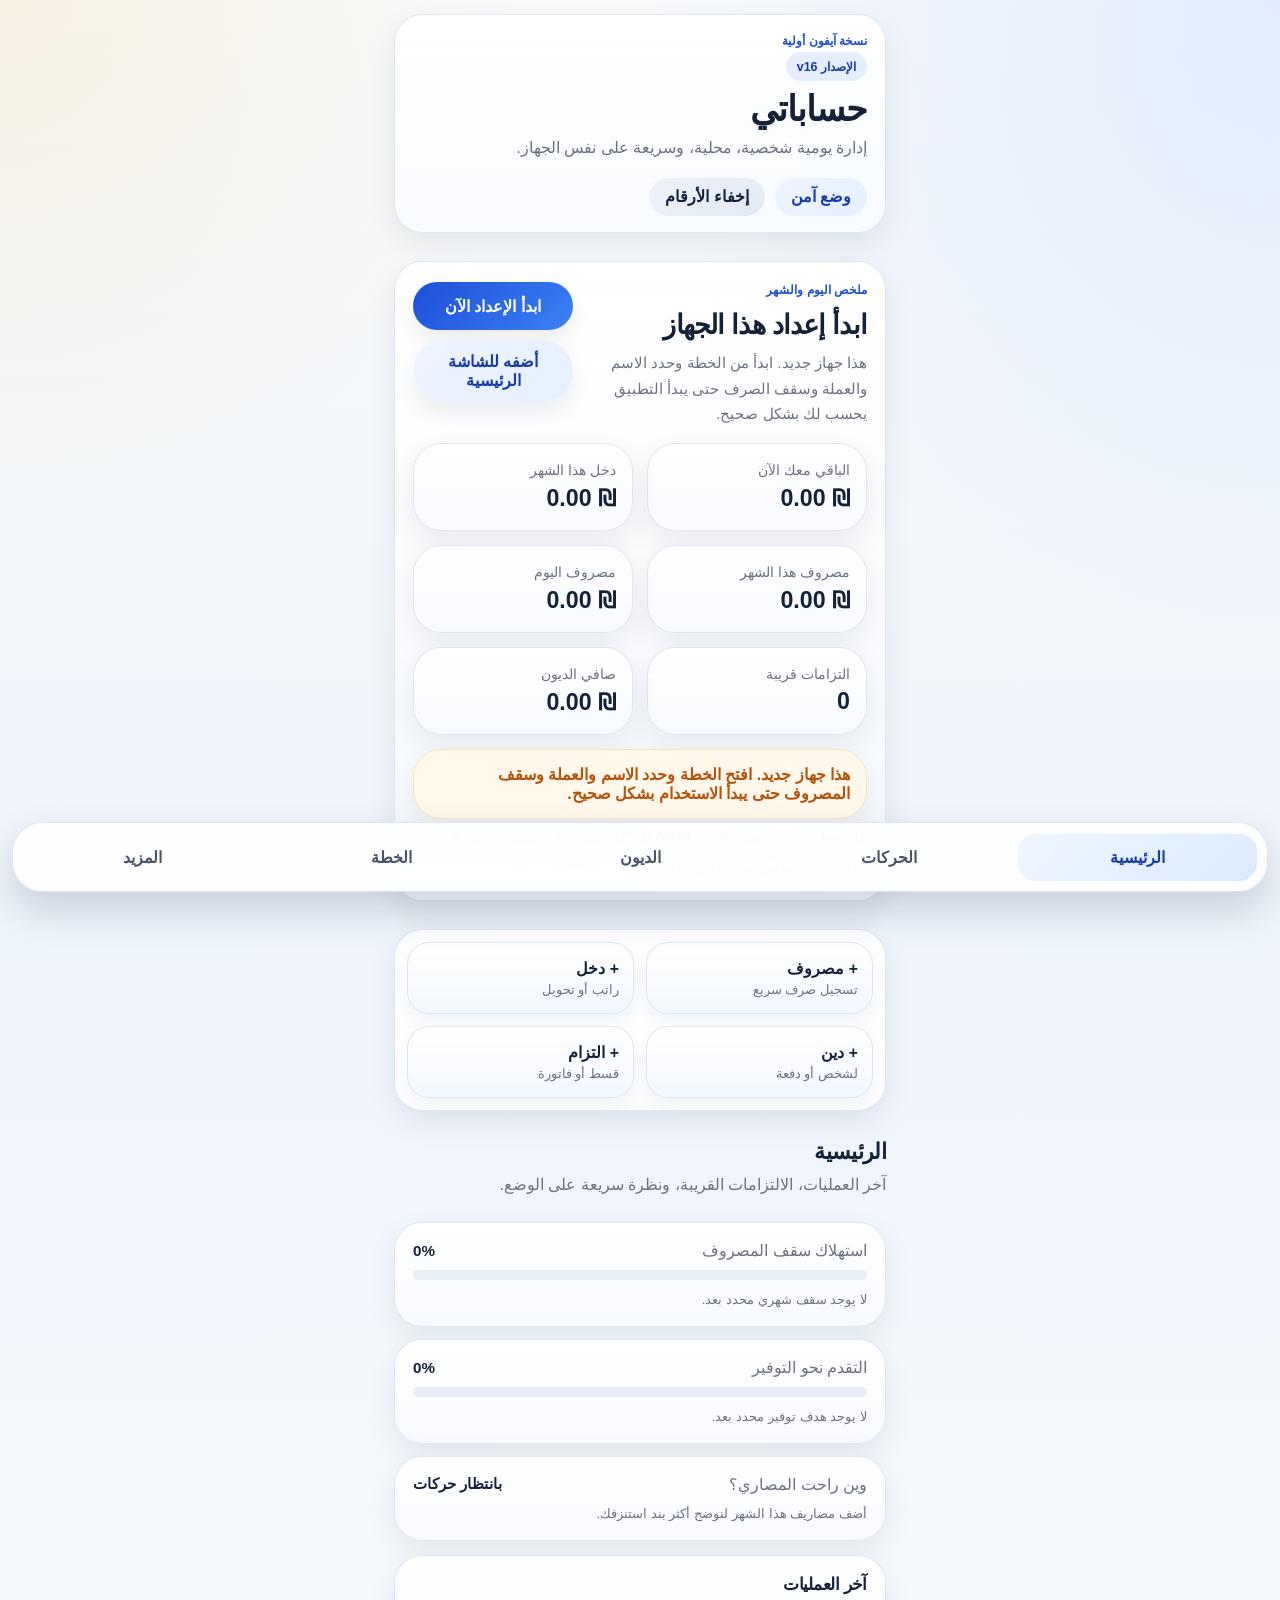
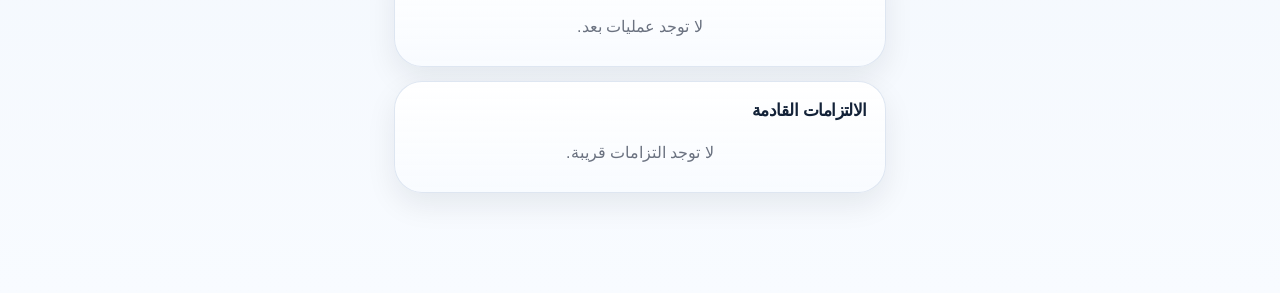
<file: iphone-v16.html>
﻿<!DOCTYPE html>
<html lang="ar" dir="rtl">
<head>
    <meta charset="utf-8" />
    <meta name="viewport" content="width=device-width, initial-scale=1, viewport-fit=cover" />
    <title>حساباتي | آيفون | v16</title>
    <meta name="theme-color" content="#0f172a" />
    <meta name="apple-mobile-web-app-capable" content="yes" />
    <meta name="apple-mobile-web-app-status-bar-style" content="black-translucent" />
    <meta name="apple-mobile-web-app-title" content="حساباتي v16" />
    <link rel="icon" href="./favicon.ico" />
    <link rel="apple-touch-icon" href="./favicon.ico" />
    <style>
:root {
    --bg: #f5f7fb;
    --surface: rgba(255, 255, 255, 0.88);
    --surface-strong: #ffffff;
    --line: #dbe4f0;
    --text: #132238;
    --muted: #6b7280;
    --primary: #1d4ed8;
    --primary-dark: #163da8;
    --danger: #dc2626;
    --success: #15803d;
    --warning: #b45309;
    --shadow: 0 12px 30px rgba(15, 23, 42, 0.08);
    --radius-xl: 28px;
    --radius-lg: 22px;
    --radius-md: 16px;
}

[hidden] { display: none !important; }
* { box-sizing: border-box; }
html { scroll-behavior: smooth; }
body {
    margin: 0;
    min-height: 100vh;
    font-family: "SF Pro Display", "Segoe UI", Tahoma, Arial, sans-serif;
    background:
        radial-gradient(circle at top right, rgba(59, 130, 246, 0.12), transparent 28%),
        radial-gradient(circle at top left, rgba(245, 158, 11, 0.10), transparent 24%),
        linear-gradient(180deg, #f8fafc 0%, #eef4fb 48%, #f8fbff 100%);
    color: var(--text);
}

.app-shell {
    max-width: 520px;
    margin: 0 auto;
    min-height: 100vh;
    padding: calc(env(safe-area-inset-top, 0px) + 14px) 14px calc(env(safe-area-inset-bottom, 0px) + 100px);
}

.app-main,
.panel,
.stack,
.list-stack {
    display: grid;
    gap: 14px;
}

.topbar,
.hero-card,
.quick-actions-card,
.card-form,
.list-card,
.privacy-card,
.metric-card,
.alert-card,
.progress-card {
    background: var(--surface);
    border: 1px solid rgba(219, 228, 240, 0.9);
    border-radius: var(--radius-xl);
    box-shadow: var(--shadow);
    backdrop-filter: blur(14px);
    -webkit-backdrop-filter: blur(14px);
}

.topbar {
    padding: 18px 18px 16px;
    margin-bottom: 14px;
    background:
        linear-gradient(180deg, rgba(255,255,255,0.96), rgba(248,251,255,0.92));
}

.topbar h1,
.privacy-card h1,
.hero-card h2,
.section-head h3,
.section-head h4 {
    margin: 0;
    font-weight: 900;
    letter-spacing: -0.03em;
}

.topbar h1 { font-size: 2.2rem; line-height: 1.05; }
.hero-card h2 { font-size: 1.7rem; line-height: 1.2; }
.section-head h3 { font-size: 1.35rem; }
.section-head h4 { font-size: 1.05rem; }

.eyebrow {
    margin: 0 0 4px;
    color: var(--primary);
    font-size: .78rem;
    font-weight: 800;
}

.version-badge {
    margin: 0 0 10px;
    display: inline-flex;
    align-items: center;
    padding: 7px 11px;
    border-radius: 999px;
    background: linear-gradient(135deg, rgba(29, 78, 216, 0.10), rgba(96, 165, 250, 0.16));
    color: var(--primary-dark);
    font-size: .78rem;
    font-weight: 900;
}

.subtitle,
.section-head p,
.helper {
    margin: 6px 0 0;
    color: var(--muted);
    line-height: 1.7;
}

.topbar-actions,
.hero-head,
.field-grid,
.tabs-inline,
.bottom-nav {
    display: flex;
    gap: 10px;
}

.form-actions {
    display: grid;
    grid-template-columns: repeat(2, minmax(0, 1fr));
    gap: 10px;
}

.topbar-actions {
    margin-top: 16px;
    flex-wrap: wrap;
}

.chip,
.button,
.nav-item,
.mini-tab {
    border: none;
    border-radius: 999px;
    font: inherit;
    cursor: pointer;
    transition: 180ms ease;
}

.chip {
    padding: 10px 16px;
    background: linear-gradient(135deg, #eef4ff, #e6efff);
    color: var(--primary-dark);
    font-weight: 800;
    box-shadow: inset 0 1px 0 rgba(255,255,255,0.8);
}

.chip-dark {
    background: linear-gradient(135deg, #eef2f7, #e3e9f4);
    color: var(--text);
}

.hero-card {
    padding: 20px 18px;
    margin-bottom: 14px;
    background:
        linear-gradient(180deg, rgba(255,255,255,0.96), rgba(245,249,255,0.92));
}

.quick-actions-card {
    padding: 12px;
    display: grid;
    grid-template-columns: repeat(2, minmax(0, 1fr));
    gap: 12px;
    margin-bottom: 14px;
}

.quick-action {
    border: 1px solid rgba(219, 228, 240, 0.9);
    background: linear-gradient(180deg, rgba(255,255,255,0.96), rgba(242,247,255,0.94));
    border-radius: 22px;
    padding: 16px 14px;
    text-align: right;
    color: var(--text);
    box-shadow:
        inset 0 1px 0 rgba(255,255,255,0.75),
        0 8px 18px rgba(15, 23, 42, 0.05);
}

.quick-action strong {
    display: block;
    margin-bottom: 4px;
    font-size: .98rem;
    font-weight: 900;
}

.quick-action span {
    color: var(--muted);
    font-size: .8rem;
}

.hero-head {
    align-items: flex-start;
    justify-content: space-between;
    margin-bottom: 16px;
}

.hero-copy {
    display: grid;
    gap: 8px;
}

.hero-helper {
    margin: 0;
    color: var(--muted);
    line-height: 1.7;
    font-size: .95rem;
}

.hero-actions {
    display: grid;
    gap: 10px;
    min-width: 160px;
}

.summary-grid {
    display: grid;
    grid-template-columns: repeat(2, minmax(0, 1fr));
    gap: 14px;
}

.metric-card {
    padding: 18px 16px;
    background: linear-gradient(180deg, rgba(255,255,255,0.98), rgba(247,250,255,0.92));
}

.metric-card span {
    display: block;
    color: var(--muted);
    font-size: .85rem;
    margin-bottom: 6px;
}

.metric-card strong {
    font-size: 1.45rem;
    font-weight: 900;
}

.alert-card {
    margin-top: 14px;
    padding: 15px 16px;
    color: var(--warning);
    background: #fff8eb;
    border-color: #fde2b2;
    font-weight: 700;
}

.section-head {
    margin-bottom: 10px;
}

.progress-grid {
    display: grid;
    gap: 12px;
}

.progress-card {
    padding: 18px;
    background: linear-gradient(180deg, rgba(255,255,255,0.98), rgba(247,250,255,0.92));
}

.progress-head {
    display: flex;
    align-items: center;
    justify-content: space-between;
    gap: 12px;
    margin-bottom: 10px;
}

.progress-head span,
.progress-card small {
    color: var(--muted);
}

.progress-head strong {
    font-size: .95rem;
    font-weight: 900;
}

.progress-track {
    height: 10px;
    border-radius: 999px;
    background: #e9eef6;
    overflow: hidden;
    margin-bottom: 10px;
}

.progress-bar {
    height: 100%;
    width: 0;
    border-radius: inherit;
    transition: width 220ms ease;
}

.progress-bar.danger {
    background: linear-gradient(90deg, #f59e0b, #ef4444);
}

.progress-bar.success {
    background: linear-gradient(90deg, #34d399, #10b981);
}

.panel { display: none; }
.panel.is-active { display: grid; }

.card-form,
.list-card,
.privacy-card {
    padding: 18px;
    background: linear-gradient(180deg, rgba(255,255,255,0.98), rgba(248,251,255,0.94));
}

.field {
    display: grid;
    gap: 6px;
}

.field span {
    color: var(--text);
    font-size: .9rem;
    font-weight: 800;
}

.input {
    width: 100%;
    min-height: 48px;
    padding: 12px 14px;
    border-radius: 15px;
    border: 1px solid var(--line);
    background: rgba(255,255,255,0.94);
    color: var(--text);
    font: inherit;
    box-shadow: inset 0 1px 2px rgba(15, 23, 42, 0.03);
}

.input.center { text-align: center; }
.input.search-input {
    min-height: 44px;
    padding-inline: 16px;
    background: linear-gradient(180deg, rgba(255,255,255,0.98), rgba(246,249,255,0.96));
}

.field-grid {
    flex-direction: row;
}

.field-grid > .field {
    flex: 1 1 0;
}

.button {
    min-height: 48px;
    padding: 12px 18px;
    font-weight: 900;
    box-shadow: 0 10px 20px rgba(15, 23, 42, 0.08);
}

.button-primary {
    background: linear-gradient(135deg, var(--primary), #3b82f6);
    color: #fff;
}

.button-danger {
    background: linear-gradient(135deg, #d92d20, #ef4444);
    color: #fff;
}

.button-warning {
    background: linear-gradient(135deg, #b45309, #f59e0b);
    color: #fff;
}

.button-outline {
    background: #fff;
    border: 1px solid var(--line);
    color: var(--text);
}

.button-ghost {
    background: linear-gradient(135deg, #eef4ff, #e6efff);
    color: var(--primary-dark);
}

.button:hover,
.chip:hover,
.nav-item:hover,
.mini-tab:hover {
    transform: translateY(-1px);
}

@media (max-width: 420px) {
    .hero-head {
        display: grid;
        gap: 14px;
    }

    .hero-actions {
        width: 100%;
    }
}

.tabs-inline {
    margin-bottom: 8px;
}

.compact-tabs {
    margin-bottom: 12px;
}

.mini-tab {
    min-height: 40px;
    padding: 0 18px;
    background: #edf2fa;
    color: #334155;
    font-weight: 800;
}

.mini-tab.is-active {
    background: var(--primary);
    color: #fff;
}

.money-form { display: none; }
.money-form.is-active { display: grid; gap: 12px; }

.list-item {
    display: flex;
    align-items: center;
    justify-content: space-between;
    gap: 12px;
    padding: 14px 0;
    border-bottom: 1px solid #edf2f7;
}

.list-item:last-child { border-bottom: none; }

.list-title {
    font-weight: 800;
    margin-bottom: 4px;
}

.list-meta {
    color: var(--muted);
    font-size: .84rem;
    line-height: 1.6;
}

.meta-badge {
    display: inline-flex;
    align-items: center;
    min-height: 22px;
    padding: 0 8px;
    margin-inline-start: 6px;
    border-radius: 999px;
    font-size: .72rem;
    font-weight: 900;
    vertical-align: middle;
}

.meta-badge.future {
    background: #fff4e5;
    color: var(--warning);
}

.meta-badge.other-month {
    background: #eef4ff;
    color: var(--primary-dark);
}

.list-value {
    text-align: left;
    font-weight: 900;
    white-space: nowrap;
}

.list-actions {
    display: flex;
    align-items: center;
    gap: 8px;
}

.inline-button {
    min-height: 34px;
    padding: 0 12px;
    border-radius: 999px;
    border: none;
    font: inherit;
    font-size: .78rem;
    font-weight: 900;
    cursor: pointer;
}

.inline-button.success {
    background: #ecfdf3;
    color: var(--success);
}

.inline-button.danger {
    background: #fff1f2;
    color: var(--danger);
}

.tone-income { color: var(--success); }
.tone-expense { color: var(--danger); }
.tone-debt { color: #7c3aed; }
.tone-warning { color: var(--warning); }

.empty-state {
    padding: 12px 0;
    color: var(--muted);
    text-align: center;
}

.summary-inline {
    display: grid;
    gap: 8px;
    margin-bottom: 10px;
}

.toolbar-inline {
    display: grid;
    gap: 10px;
    margin-bottom: 12px;
}

.toggle-row {
    display: flex;
    align-items: center;
    justify-content: space-between;
    gap: 12px;
}

.toggle-row label {
    color: var(--muted);
    font-size: .88rem;
    font-weight: 700;
}

.people-card {
    margin-bottom: 12px;
}

.people-grid {
    display: grid;
    gap: 10px;
}

.person-card {
    padding: 14px;
    border-radius: 18px;
    border: 1px solid #e5ebf4;
    background: linear-gradient(180deg, rgba(255,255,255,0.98), rgba(245,249,255,0.94));
    box-shadow: inset 0 1px 0 rgba(255,255,255,0.8);
}

.person-head {
    display: flex;
    align-items: center;
    justify-content: space-between;
    gap: 10px;
    margin-bottom: 8px;
}

.person-name {
    font-weight: 900;
    font-size: 1rem;
}

.person-meta {
    color: var(--muted);
    font-size: .82rem;
    line-height: 1.6;
}

.person-actions {
    display: flex;
    gap: 8px;
    margin-top: 10px;
}

.person-actions .inline-button {
    flex: 1 1 0;
}

.inline-button.neutral {
    background: #eef4ff;
    color: var(--primary-dark);
}

.schedule-form {
    margin-top: 12px;
}

.schedule-form-anchor {
    scroll-margin-top: 18px;
}

.summary-pill {
    min-height: 44px;
    padding: 0 16px;
    display: flex;
    align-items: center;
    justify-content: space-between;
    gap: 10px;
    background: linear-gradient(180deg, rgba(248,251,255,0.98), rgba(241,247,255,0.96));
    border: 1px solid #e3eaf3;
    border-radius: 16px;
    color: var(--text);
    font-size: .85rem;
}

.bottom-nav {
    position: fixed;
    right: 12px;
    left: 12px;
    bottom: calc(env(safe-area-inset-bottom, 0px) + 8px);
    padding: 10px;
    background: rgba(255, 255, 255, 0.90);
    border: 1px solid rgba(219, 228, 240, 0.95);
    border-radius: 30px;
    box-shadow: 0 18px 40px rgba(15, 23, 42, 0.16);
    backdrop-filter: blur(18px);
    -webkit-backdrop-filter: blur(18px);
    justify-content: space-between;
    z-index: 30;
}

.nav-item {
    flex: 1 1 0;
    min-height: 48px;
    background: transparent;
    color: #475569;
    font-weight: 800;
    border-radius: 18px;
}

.nav-item.is-active {
    background: linear-gradient(135deg, #eff6ff, #dbeafe);
    color: var(--primary-dark);
    box-shadow: inset 0 1px 0 rgba(255,255,255,0.75);
}

.privacy-screen {
    min-height: calc(100vh - 32px);
    display: grid;
    place-items: center;
}

.privacy-card {
    text-align: center;
}

.privacy-badge {
    display: inline-flex;
    align-items: center;
    justify-content: center;
    min-height: 36px;
    padding: 6px 14px;
    border-radius: 999px;
    background: #eff6ff;
    color: var(--primary-dark);
    font-weight: 900;
}

.toast {
    position: fixed;
    inset-inline: 20px;
    bottom: calc(env(safe-area-inset-bottom, 0px) + 84px);
    padding: 13px 16px;
    border-radius: 18px;
    background: rgba(15, 23, 42, 0.92);
    color: #fff;
    text-align: center;
    box-shadow: var(--shadow);
    z-index: 40;
}

@media (max-width: 420px) {
    .app-shell {
        padding-inline: 12px;
    }

    .field-grid,
    .hero-head {
        flex-direction: column;
        align-items: stretch;
    }

    .summary-grid {
        grid-template-columns: 1fr;
    }

    .quick-actions-card {
        grid-template-columns: 1fr;
    }

}

    </style>
</head>
<body>
<div class="app-shell" id="appShell">
        <div class="privacy-screen" id="privacyScreen" hidden>
            <div class="privacy-card">
                <span class="privacy-badge">الوضع الآمن</span>
                <h1>حساباتي</h1>
                <p>أدخل رمز هذا الجهاز للمتابعة.</p>
                <form id="unlockForm" class="stack">
                    <input id="unlockCode" class="input center" type="password" inputmode="numeric" maxlength="12" placeholder="رمز القفل" />
                    <button class="button button-primary" type="submit">فتح التطبيق</button>
                    <p class="helper error" id="unlockError"></p>
                </form>
            </div>
        </div>

        <main class="app-main" id="appMain">
            <header class="topbar">
                <div>
                    <p class="eyebrow">نسخة آيفون أولية</p>
                    <p class="version-badge">الإصدار v16</p>
                    <h1>حساباتي</h1>
                    <p class="subtitle">إدارة يومية شخصية، محلية، وسريعة على نفس الجهاز.</p>
                </div>
                <div class="topbar-actions">
                    <button class="chip" id="safeModeToggle" type="button">وضع آمن</button>
                    <button class="chip chip-dark" id="hideNumbersToggle" type="button">إخفاء الأرقام</button>
                </div>
            </header>

            <section class="hero-card">
                <div class="hero-head">
                    <div class="hero-copy">
                        <p class="eyebrow">ملخص اليوم والشهر</p>
                        <h2 id="deviceTitle">ابدأ إعداد هذا الجهاز</h2>
                        <p class="hero-helper" id="setupHelper" hidden>
                            هذا جهاز جديد. ابدأ من الخطة وحدد الاسم والعملة وسقف الصرف حتى يبدأ التطبيق يحسب لك بشكل صحيح.
                        </p>
                    </div>
                    <div class="hero-actions">
                        <button
                            class="button button-primary"
                            id="startSetupButton"
                            type="button"
                            onclick="document.querySelectorAll('.panel').forEach(function(p){p.classList.remove('is-active');});document.querySelector('.panel[data-panel=&quot;plan&quot;]')?.classList.add('is-active');document.querySelectorAll('.nav-item').forEach(function(n){n.classList.remove('is-active');});document.querySelector('.nav-item[data-panel-target=&quot;plan&quot;]')?.classList.add('is-active');setTimeout(function(){var i=document.getElementById('profileName');if(i){i.focus();i.scrollIntoView({behavior:'smooth',block:'center'});}},80);"
                        >ابدأ الإعداد الآن</button>
                        <button class="button button-ghost" id="installHintButton" type="button">أضفه للشاشة الرئيسية</button>
                    </div>
                </div>
                <div class="summary-grid">
                    <article class="metric-card">
                        <span>الباقي معك الآن</span>
                        <strong data-money id="monthBalanceValue">₪ 0.00</strong>
                    </article>
                    <article class="metric-card">
                        <span>دخل هذا الشهر</span>
                        <strong data-money id="monthIncomeValue">₪ 0.00</strong>
                    </article>
                    <article class="metric-card">
                        <span>مصروف هذا الشهر</span>
                        <strong data-money id="monthExpenseValue">₪ 0.00</strong>
                    </article>
                    <article class="metric-card">
                        <span>مصروف اليوم</span>
                        <strong data-money id="todayExpenseValue">₪ 0.00</strong>
                    </article>
                    <article class="metric-card">
                        <span>التزامات قريبة</span>
                        <strong id="dueSoonValue">0</strong>
                    </article>
                    <article class="metric-card">
                        <span>صافي الديون</span>
                        <strong data-money id="netDebtValue">₪ 0.00</strong>
                    </article>
                </div>
                <div class="alert-card" id="todayAlert">لا يوجد تنبيه مهم الآن، وضع الميزانية مستقر.</div>
                <p class="helper" id="balanceHelper">هذا هو الرصيد الجاري حتى اليوم بعد احتساب كل دخل ومصروف مسجل بتاريخ اليوم أو قبله.</p>
            </section>

            <section class="quick-actions-card">
                <button class="quick-action" type="button" data-quick-panel="money" data-quick-money-tab="expense">
                    <strong>+ مصروف</strong>
                    <span>تسجيل صرف سريع</span>
                </button>
                <button class="quick-action" type="button" data-quick-panel="money" data-quick-money-tab="income">
                    <strong>+ دخل</strong>
                    <span>راتب أو تحويل</span>
                </button>
                <button class="quick-action" type="button" data-quick-panel="debts">
                    <strong>+ دين</strong>
                    <span>لشخص أو دفعة</span>
                </button>
                <button class="quick-action" type="button" data-quick-panel="plan">
                    <strong>+ التزام</strong>
                    <span>قسط أو فاتورة</span>
                </button>
            </section>

            <section class="panel is-active" data-panel="home">
                <div class="section-head">
                    <h3>الرئيسية</h3>
                    <p>آخر العمليات، الالتزامات القريبة، ونظرة سريعة على الوضع.</p>
                </div>
                <div class="progress-grid">
                    <article class="progress-card">
                        <div class="progress-head">
                            <span>استهلاك سقف المصروف</span>
                            <strong id="budgetUsagePercent">0%</strong>
                        </div>
                        <div class="progress-track"><div class="progress-bar danger" id="budgetUsageBar"></div></div>
                        <small id="budgetUsageHint">لا يوجد سقف شهري محدد بعد.</small>
                    </article>
                    <article class="progress-card">
                        <div class="progress-head">
                            <span>التقدم نحو التوفير</span>
                            <strong id="savingUsagePercent">0%</strong>
                        </div>
                        <div class="progress-track"><div class="progress-bar success" id="savingUsageBar"></div></div>
                        <small id="savingUsageHint">لا يوجد هدف توفير محدد بعد.</small>
                    </article>
                    <article class="progress-card">
                        <div class="progress-head">
                            <span>وين راحت المصاري؟</span>
                            <strong id="spendingInsightTitle">بانتظار حركات</strong>
                        </div>
                        <small id="spendingInsightHint">أضف مصاريف أكثر لنحلل أعلى بند صرف عندك.</small>
                    </article>
                </div>
                <div class="list-card">
                    <div class="section-head compact">
                        <h4>آخر العمليات</h4>
                    </div>
                    <div id="recentOperations" class="list-stack"></div>
                </div>
                <div class="list-card">
                    <div class="section-head compact">
                        <h4>الالتزامات القادمة</h4>
                    </div>
                    <div id="upcomingCommitments" class="list-stack"></div>
                </div>
            </section>

            <section class="panel" data-panel="money">
                <div class="section-head">
                    <h3>الدخل والمصاريف</h3>
                    <p>إضافة دخل ومصروف بسرعة مع سجل حديث واضح.</p>
                </div>

                <div class="tabs-inline">
                    <button class="mini-tab is-active" data-money-tab="expense" type="button">مصروف</button>
                    <button class="mini-tab" data-money-tab="income" type="button">دخل</button>
                </div>

                <form class="card-form money-form is-active" id="expenseForm" data-money-form="expense">
                    <label class="field">
                        <span>التصنيف</span>
                        <select id="expenseCategory" class="input">
                            <option value="">اختر التصنيف...</option>
                            <option value="أكل">أكل</option>
                            <option value="بيت">بيت</option>
                            <option value="مدارس">مدارس</option>
                            <option value="مواصلات">مواصلات</option>
                            <option value="علاج">علاج</option>
                            <option value="فواتير">فواتير</option>
                            <option value="أولاد">أولاد</option>
                            <option value="مجموعة أغراض">مجموعة أغراض</option>
                            <option value="متفرقات">متفرقات</option>
                            <option value="طوارئ">طوارئ</option>
                        </select>
                    </label>
                    <label class="field">
                        <span>أو أضف تصنيفًا جديدًا سريعًا</span>
                        <input id="expenseCustomCategory" class="input" type="text" placeholder="مثال: قهوة، هدية، حلاقة..." />
                    </label>
                    <div class="field-grid">
                        <label class="field">
                            <span>المبلغ</span>
                            <input id="expenseAmount" class="input" type="text" inputmode="decimal" placeholder="0.00" required />
                        </label>
                        <label class="field">
                            <span>التاريخ</span>
                            <input id="expenseDate" class="input" type="date" required />
                        </label>
                    </div>
                    <label class="field">
                        <span>ملاحظة</span>
                        <input id="expenseNote" class="input" type="text" placeholder="بيض + خبز + لبن، أو أي تفصيل إضافي" />
                    </label>
                    <div class="form-actions">
                        <button class="button button-danger" id="expenseSubmitButton" type="submit">حفظ المصروف</button>
                        <button class="button button-outline" id="expenseCancelEditButton" type="button" hidden>إلغاء التعديل</button>
                    </div>
                </form>

                <form class="card-form money-form" id="incomeForm" data-money-form="income">
                    <label class="field">
                        <span>العنوان</span>
                        <input id="incomeTitle" class="input" type="text" placeholder="راتب، حوالة، هدية..." required />
                    </label>
                    <div class="field-grid">
                        <label class="field">
                            <span>المبلغ</span>
                            <input id="incomeAmount" class="input" type="text" inputmode="decimal" placeholder="0.00" required />
                        </label>
                        <label class="field">
                            <span>التاريخ</span>
                            <input id="incomeDate" class="input" type="date" required />
                        </label>
                    </div>
                    <div class="field-grid">
                        <label class="field">
                            <span>التصنيف</span>
                            <input id="incomeCategory" class="input" type="text" placeholder="راتب، إضافي، تحويل..." />
                        </label>
                        <label class="field">
                            <span>ملاحظة</span>
                            <input id="incomeNote" class="input" type="text" placeholder="اختياري" />
                        </label>
                    </div>
                    <div class="form-actions">
                        <button class="button button-primary" id="incomeSubmitButton" type="submit">حفظ الدخل</button>
                        <button class="button button-outline" id="incomeCancelEditButton" type="button" hidden>إلغاء التعديل</button>
                    </div>
                </form>

                <div class="list-card">
                    <div class="section-head compact">
                        <h4>سجل العمليات</h4>
                    </div>
                    <div class="toolbar-inline">
                        <input id="moneySearchInput" class="input search-input" type="search" placeholder="ابحث: خبز، راتب، مدارس..." />
                    </div>
                    <div class="tabs-inline compact-tabs">
                        <button class="mini-tab is-active" data-log-filter="all" type="button">الكل</button>
                        <button class="mini-tab" data-log-filter="expense" type="button">مصروف</button>
                        <button class="mini-tab" data-log-filter="income" type="button">دخل</button>
                    </div>
                    <div class="tabs-inline compact-tabs">
                        <button class="mini-tab is-active" data-period-filter="all" type="button">كل الفترات</button>
                        <button class="mini-tab" data-period-filter="month" type="button">هذا الشهر</button>
                        <button class="mini-tab" data-period-filter="week" type="button">هذا الأسبوع</button>
                        <button class="mini-tab" data-period-filter="today" type="button">اليوم</button>
                        <button class="mini-tab" data-period-filter="future" type="button">القادم</button>
                    </div>
                    <div id="moneyEntries" class="list-stack"></div>
                </div>
            </section>

            <section class="panel" data-panel="debts">
                <div class="section-head">
                    <h3>الأشخاص والديون</h3>
                    <p>لكل شخص سجل واضح: إله عليك، إليك عليه، والرصيد النهائي.</p>
                </div>

                <form class="card-form" id="debtForm">
                    <div class="field-grid">
                        <label class="field">
                            <span>اسم الشخص</span>
                            <input id="debtPerson" class="input" type="text" placeholder="مثال: أحمد" required />
                        </label>
                        <label class="field">
                            <span>نوع الحركة</span>
                            <select id="debtType" class="input">
                                <option value="for-me">إلي عليه</option>
                                <option value="on-me">عليّ إله</option>
                                <option value="paid-to-me">دفع لي</option>
                                <option value="paid-by-me">دفعت له</option>
                            </select>
                        </label>
                    </div>
                    <div class="field-grid">
                        <label class="field">
                            <span>المبلغ</span>
                            <input id="debtAmount" class="input" type="text" inputmode="decimal" placeholder="0.00" required />
                        </label>
                        <label class="field">
                            <span>التاريخ</span>
                            <input id="debtDate" class="input" type="date" required />
                        </label>
                    </div>
                    <label class="field">
                        <span>ملاحظة</span>
                        <input id="debtNote" class="input" type="text" placeholder="مثال: دفعة جزئية" />
                    </label>
                    <div class="form-actions">
                        <button class="button button-primary" id="debtSubmitButton" type="submit">حفظ الحركة</button>
                        <button class="button button-outline" id="debtCancelEditButton" type="button" hidden>إلغاء التعديل</button>
                    </div>
                </form>

                <form class="card-form schedule-form schedule-form-anchor" id="debtPlanForm">
                    <div class="section-head compact">
                        <h4>خطة سداد دين</h4>
                        <p>قسّط الدين على دفعات، وخلي النظام يتابع المواعيد والتأخير والدفع المتأخر.</p>
                    </div>
                    <div class="field-grid">
                        <label class="field">
                            <span>اسم الشخص</span>
                            <input id="debtPlanPerson" class="input" type="text" placeholder="مثال: محمد" required />
                        </label>
                        <label class="field">
                            <span>إجمالي الدين</span>
                            <input id="debtPlanTotal" class="input" type="text" inputmode="decimal" placeholder="1000" required />
                        </label>
                    </div>
                    <div class="field-grid">
                        <label class="field">
                            <span>تاريخ أول دفعة</span>
                            <input id="debtPlanStartDate" class="input" type="date" required />
                        </label>
                        <label class="field">
                            <span>عدد الدفعات</span>
                            <input id="debtPlanCount" class="input" type="number" min="1" step="1" placeholder="4" required />
                        </label>
                    </div>
                    <div class="field-grid">
                        <label class="field">
                            <span>نوع التكرار</span>
                            <select id="debtPlanInterval" class="input">
                                <option value="monthly">شهري</option>
                                <option value="weekly">أسبوعي</option>
                                <option value="daily30">كل 30 يوم</option>
                            </select>
                        </label>
                        <label class="field">
                            <span>ملاحظة</span>
                            <input id="debtPlanNote" class="input" type="text" placeholder="مثال: دين بضاعة أو سلفة" />
                        </label>
                    </div>
                    <button class="button button-warning" type="submit">إنشاء خطة السداد</button>
                </form>

                <div class="list-card">
                    <div class="section-head compact">
                        <h4>كشف الديون</h4>
                    </div>
                    <div class="summary-inline" id="debtSummary"></div>
                    <div class="people-card">
                        <div class="toolbar-inline">
                            <input id="debtSearchInput" class="input search-input" type="search" placeholder="ابحث عن شخص أو ملاحظة..." />
                            <div class="toggle-row">
                                <label for="showArchivedPeopleToggle">إظهار الأشخاص المؤرشفين</label>
                                <input id="showArchivedPeopleToggle" type="checkbox" />
                            </div>
                        </div>
                        <div class="people-grid" id="peopleOverview"></div>
                    </div>
                    <div id="debtEntries" class="list-stack"></div>
                </div>

                <div class="list-card">
                    <div class="section-head compact">
                        <h4>دفعات الديون المجدولة</h4>
                        <p>كل دفعة تظهر بموعدها، وإذا تأخرت أو دُفعت متأخرًا سنوضح ذلك هنا.</p>
                    </div>
                    <div id="debtInstallmentEntries" class="list-stack"></div>
                </div>
            </section>

            <section class="panel" data-panel="plan">
                <div class="section-head">
                    <h3>الخطة الشهرية والالتزامات</h3>
                    <p>سقف الصرف، هدف التوفير، والأقساط التي يجب متابعتها.</p>
                </div>

                <form class="card-form" id="planForm">
                    <div class="field-grid">
                        <label class="field">
                            <span>اسم الجهاز / الحساب</span>
                            <input id="profileName" class="input" type="text" placeholder="آيفون 16 - حسابي" required />
                        </label>
                        <label class="field">
                            <span>العملة</span>
                            <input id="profileCurrency" class="input" type="text" value="₪" maxlength="10" />
                        </label>
                    </div>
                    <div class="field-grid">
                        <label class="field">
                            <span>سقف المصروف الشهري</span>
                            <input id="profileBudget" class="input" type="text" inputmode="decimal" placeholder="0.00" />
                        </label>
                        <label class="field">
                            <span>هدف التوفير</span>
                            <input id="profileSavingGoal" class="input" type="text" inputmode="decimal" placeholder="0.00" />
                        </label>
                    </div>
                    <label class="field">
                        <span>رمز قفل اختياري</span>
                        <input id="profilePasscode" class="input" type="password" inputmode="numeric" maxlength="12" placeholder="1234" />
                    </label>
                    <button class="button button-primary" type="submit">حفظ الخطة والإعدادات</button>
                </form>

                <form class="card-form" id="commitmentForm">
                    <div class="field-grid">
                        <label class="field">
                            <span>اسم الالتزام</span>
                            <input id="commitmentName" class="input" type="text" placeholder="إيجار، قسط..." required />
                        </label>
                        <label class="field">
                            <span>المبلغ</span>
                            <input id="commitmentAmount" class="input" type="text" inputmode="decimal" placeholder="0.00" required />
                        </label>
                    </div>
                    <div class="field-grid">
                        <label class="field">
                            <span>تاريخ الاستحقاق</span>
                            <input id="commitmentDate" class="input" type="date" required />
                        </label>
                        <label class="field">
                            <span>ملاحظات</span>
                            <input id="commitmentNote" class="input" type="text" placeholder="اختياري" />
                        </label>
                    </div>
                    <div class="form-actions">
                        <button class="button button-warning" id="commitmentSubmitButton" type="submit">حفظ الالتزام</button>
                        <button class="button button-outline" id="commitmentCancelEditButton" type="button" hidden>إلغاء التعديل</button>
                    </div>
                </form>

                <div class="list-card">
                    <div class="section-head compact">
                        <h4>سجل الالتزامات</h4>
                    </div>
                    <div id="commitmentEntries" class="list-stack"></div>
                </div>
            </section>

            <section class="panel" data-panel="more">
                <div class="section-head">
                    <h3>النسخ والخصوصية</h3>
                    <p>نسخة احتياطية، استرجاع، ومسح آمن لبيانات هذا الجهاز.</p>
                </div>

                <div class="card-form">
                    <button class="button button-primary" id="exportBackupButton" type="button">تصدير نسخة JSON</button>
                    <label class="button button-outline file-button">
                        استيراد نسخة
                        <input id="importBackupInput" type="file" accept="application/json" hidden />
                    </label>
                    <button class="button button-outline" id="lockDeviceButton" type="button">قفل الجهاز الآن</button>
                    <button class="button button-danger" id="resetDeviceButton" type="button">تصفير بيانات هذا الجهاز</button>
                    <p class="helper" id="backupStatus">آخر نسخة: لا يوجد بعد.</p>
                </div>

                <form class="card-form" id="reminderForm">
                    <div class="section-head compact">
                        <h4>ذكّرني بعدين</h4>
                        <p>تذكير سريع لشخص، قسط، أو أمر تريد مراجعته لاحقًا.</p>
                    </div>
                    <label class="field">
                        <span>عنوان التذكير</span>
                        <input id="reminderTitle" class="input" type="text" placeholder="مثال: حاسب محمد آخر الأسبوع" required />
                    </label>
                    <div class="field-grid">
                        <label class="field">
                            <span>التاريخ</span>
                            <input id="reminderDate" class="input" type="date" required />
                        </label>
                        <label class="field">
                            <span>ملاحظة</span>
                            <input id="reminderNote" class="input" type="text" placeholder="اختياري" />
                        </label>
                    </div>
                    <div class="form-actions">
                        <button class="button button-primary" id="reminderSubmitButton" type="submit">حفظ التذكير</button>
                        <button class="button button-outline" id="reminderCancelEditButton" type="button" hidden>إلغاء التعديل</button>
                    </div>
                </form>

                <div class="list-card">
                    <div class="section-head compact">
                        <h4>التذكيرات القادمة</h4>
                    </div>
                    <div id="reminderEntries" class="list-stack"></div>
                </div>
            </section>
        </main>

        <nav class="bottom-nav">
            <button class="nav-item is-active" type="button" data-panel-target="home"><span>الرئيسية</span></button>
            <button class="nav-item" type="button" data-panel-target="money"><span>الحركات</span></button>
            <button class="nav-item" type="button" data-panel-target="debts"><span>الديون</span></button>
            <button class="nav-item" type="button" data-panel-target="plan"><span>الخطة</span></button>
            <button class="nav-item" type="button" data-panel-target="more"><span>المزيد</span></button>
        </nav>

        <div class="toast" id="toastMessage" hidden></div>
    </div>

    
    <script>
(function () {
    const STORAGE_KEY = "personalaccounts.iphone.v1";
    const DEFAULT_STATE = {
        profile: {
            deviceName: "",
            currency: "₪",
            monthlyBudget: 0,
            savingGoal: 0,
            passcode: "",
            safeMode: false,
            hideNumbers: false
        },
        incomes: [],
        expenses: [],
        debts: [],
        debtPlans: [],
        commitments: [],
        reminders: [],
        archivedPeople: []
    };

    const state = loadState();
    const refs = {
        appMain: document.getElementById("appMain"),
        privacyScreen: document.getElementById("privacyScreen"),
        unlockForm: document.getElementById("unlockForm"),
        unlockCode: document.getElementById("unlockCode"),
        unlockError: document.getElementById("unlockError"),
        deviceTitle: document.getElementById("deviceTitle"),
        monthBalanceValue: document.getElementById("monthBalanceValue"),
        monthIncomeValue: document.getElementById("monthIncomeValue"),
        monthExpenseValue: document.getElementById("monthExpenseValue"),
        todayExpenseValue: document.getElementById("todayExpenseValue"),
        dueSoonValue: document.getElementById("dueSoonValue"),
        netDebtValue: document.getElementById("netDebtValue"),
        todayAlert: document.getElementById("todayAlert"),
        balanceHelper: document.getElementById("balanceHelper"),
        recentOperations: document.getElementById("recentOperations"),
        upcomingCommitments: document.getElementById("upcomingCommitments"),
        moneyEntries: document.getElementById("moneyEntries"),
        moneySearchInput: document.getElementById("moneySearchInput"),
        debtEntries: document.getElementById("debtEntries"),
        debtInstallmentEntries: document.getElementById("debtInstallmentEntries"),
        debtSummary: document.getElementById("debtSummary"),
        debtPlanForm: document.getElementById("debtPlanForm"),
        debtSearchInput: document.getElementById("debtSearchInput"),
        showArchivedPeopleToggle: document.getElementById("showArchivedPeopleToggle"),
        peopleOverview: document.getElementById("peopleOverview"),
        commitmentEntries: document.getElementById("commitmentEntries"),
        reminderEntries: document.getElementById("reminderEntries"),
        setupHelper: document.getElementById("setupHelper"),
        toast: document.getElementById("toastMessage"),
        backupStatus: document.getElementById("backupStatus"),
        safeModeToggle: document.getElementById("safeModeToggle"),
        hideNumbersToggle: document.getElementById("hideNumbersToggle"),
        budgetUsagePercent: document.getElementById("budgetUsagePercent"),
        budgetUsageBar: document.getElementById("budgetUsageBar"),
        budgetUsageHint: document.getElementById("budgetUsageHint"),
        savingUsagePercent: document.getElementById("savingUsagePercent"),
        savingUsageBar: document.getElementById("savingUsageBar"),
        savingUsageHint: document.getElementById("savingUsageHint"),
        spendingInsightTitle: document.getElementById("spendingInsightTitle"),
        spendingInsightHint: document.getElementById("spendingInsightHint"),
        startSetupButton: document.getElementById("startSetupButton"),
        expenseSubmitButton: document.getElementById("expenseSubmitButton"),
        expenseCancelEditButton: document.getElementById("expenseCancelEditButton"),
        incomeSubmitButton: document.getElementById("incomeSubmitButton"),
        incomeCancelEditButton: document.getElementById("incomeCancelEditButton"),
        debtSubmitButton: document.getElementById("debtSubmitButton"),
        debtCancelEditButton: document.getElementById("debtCancelEditButton"),
        commitmentSubmitButton: document.getElementById("commitmentSubmitButton"),
        commitmentCancelEditButton: document.getElementById("commitmentCancelEditButton"),
        reminderSubmitButton: document.getElementById("reminderSubmitButton"),
        reminderCancelEditButton: document.getElementById("reminderCancelEditButton")
    };
    let currentLogFilter = "all";
    let currentMoneyPeriod = "all";
    let currentMoneySearch = "";
    let currentDebtSearch = "";
    let showArchivedPeople = false;
    let unlocked = !state.profile.passcode || !state.profile.safeMode;
    let toastTimer = 0;
    let editingExpenseId = "";
    let editingIncomeId = "";
    let editingDebtId = "";
    let editingCommitmentId = "";
    let editingReminderId = "";

    function bind() {
        document.querySelectorAll("[data-panel-target]").forEach((button) => {
            button.addEventListener("click", () => switchPanel(button.getAttribute("data-panel-target")));
        });

        document.querySelectorAll("[data-money-tab]").forEach((button) => {
            button.addEventListener("click", () => switchMoneyTab(button.getAttribute("data-money-tab")));
        });

        document.querySelectorAll("[data-log-filter]").forEach((button) => {
            button.addEventListener("click", () => switchLogFilter(button.getAttribute("data-log-filter")));
        });
        document.querySelectorAll("[data-period-filter]").forEach((button) => {
            button.addEventListener("click", () => switchMoneyPeriod(button.getAttribute("data-period-filter")));
        });

        document.querySelectorAll("[data-quick-panel]").forEach((button) => {
            button.addEventListener("click", () => {
                const panel = button.getAttribute("data-quick-panel");
                switchPanel(panel);
                const moneyTab = button.getAttribute("data-quick-money-tab");
                if (moneyTab) {
                    switchMoneyTab(moneyTab);
                }
            });
        });

        document.getElementById("expenseForm").addEventListener("submit", onExpenseSubmit);
        document.getElementById("incomeForm").addEventListener("submit", onIncomeSubmit);
        document.getElementById("debtForm").addEventListener("submit", onDebtSubmit);
        document.getElementById("debtPlanForm").addEventListener("submit", onDebtPlanSubmit);
        document.getElementById("commitmentForm").addEventListener("submit", onCommitmentSubmit);
        document.getElementById("planForm").addEventListener("submit", onPlanSubmit);
        document.getElementById("reminderForm").addEventListener("submit", onReminderSubmit);
        document.getElementById("exportBackupButton").addEventListener("click", exportBackup);
        document.getElementById("importBackupInput").addEventListener("change", importBackup);
        document.getElementById("resetDeviceButton").addEventListener("click", resetDevice);
        document.getElementById("lockDeviceButton").addEventListener("click", lockNow);
        document.getElementById("installHintButton").addEventListener("click", showInstallHint);
        refs.startSetupButton.addEventListener("click", startSetup);
        refs.safeModeToggle.addEventListener("click", toggleSafeMode);
        refs.hideNumbersToggle.addEventListener("click", toggleHideNumbers);
        refs.unlockForm.addEventListener("submit", unlock);
        refs.moneySearchInput.addEventListener("input", () => {
            currentMoneySearch = refs.moneySearchInput.value.trim().toLowerCase();
            render();
        });
        refs.debtSearchInput.addEventListener("input", () => {
            currentDebtSearch = refs.debtSearchInput.value.trim().toLowerCase();
            render();
        });
        refs.showArchivedPeopleToggle.addEventListener("change", () => {
            showArchivedPeople = refs.showArchivedPeopleToggle.checked;
            render();
        });
        refs.expenseCancelEditButton.addEventListener("click", resetExpenseForm);
        refs.incomeCancelEditButton.addEventListener("click", resetIncomeForm);
        refs.debtCancelEditButton.addEventListener("click", resetDebtForm);
        refs.commitmentCancelEditButton.addEventListener("click", resetCommitmentForm);
        refs.reminderCancelEditButton.addEventListener("click", resetReminderForm);
    }

    function seedDates() {
        const today = dateValue(new Date());
        ["expenseDate", "incomeDate", "debtDate", "commitmentDate", "debtPlanStartDate"].forEach((id) => {
            const element = document.getElementById(id);
            if (element && !element.value) element.value = today;
        });
        const reminderDate = document.getElementById("reminderDate");
        if (reminderDate && !reminderDate.value) reminderDate.value = today;
    }

    function onExpenseSubmit(event) {
        event.preventDefault();
        const customCategory = value("expenseCustomCategory");
        const selectedCategory = value("expenseCategory");
        const finalCategory = customCategory || selectedCategory;
        if (!finalCategory) {
            toast("اختر تصنيفًا أو أضف تصنيفًا جديدًا.");
            return;
        }
        const isEditing = !!editingExpenseId;
        const payload = {
            title: finalCategory,
            amount: amount("expenseAmount"),
            date: value("expenseDate"),
            category: finalCategory,
            note: value("expenseNote")
        };
        if (editingExpenseId) {
            state.expenses = state.expenses.map((item) =>
                item.id === editingExpenseId ? { ...item, ...payload } : item
            );
        } else {
            state.expenses.unshift({
                id: crypto.randomUUID(),
                ...payload,
                createdAt: new Date().toISOString()
            });
        }
        saveState();
        resetExpenseForm();
        toast(isEditing ? "تم تعديل المصروف." : "تم حفظ المصروف.");
        render();
    }

    function onIncomeSubmit(event) {
        event.preventDefault();
        const isEditing = !!editingIncomeId;
        const payload = {
            title: value("incomeTitle"),
            amount: amount("incomeAmount"),
            date: value("incomeDate"),
            category: value("incomeCategory"),
            note: value("incomeNote")
        };
        if (editingIncomeId) {
            state.incomes = state.incomes.map((item) =>
                item.id === editingIncomeId ? { ...item, ...payload } : item
            );
        } else {
            state.incomes.unshift({
                id: crypto.randomUUID(),
                ...payload,
                createdAt: new Date().toISOString()
            });
        }
        saveState();
        resetIncomeForm();
        toast(isEditing ? "تم تعديل الدخل." : "تم حفظ الدخل.");
        render();
    }

    function onDebtSubmit(event) {
        event.preventDefault();
        const isEditing = !!editingDebtId;
        const payload = {
            person: value("debtPerson"),
            type: value("debtType"),
            amount: amount("debtAmount"),
            date: value("debtDate"),
            note: value("debtNote")
        };
        if (editingDebtId) {
            state.debts = state.debts.map((item) =>
                item.id === editingDebtId ? { ...item, ...payload } : item
            );
        } else {
            state.debts.unshift({
                id: crypto.randomUUID(),
                ...payload,
                createdAt: new Date().toISOString()
            });
        }
        saveState();
        resetDebtForm();
        toast(isEditing ? "تم تعديل حركة الدين." : "تم حفظ حركة الدين.");
        render();
    }

    function onCommitmentSubmit(event) {
        event.preventDefault();
        const isEditing = !!editingCommitmentId;
        const payload = {
            name: value("commitmentName"),
            amount: amount("commitmentAmount"),
            dueDate: value("commitmentDate"),
            note: value("commitmentNote")
        };
        if (editingCommitmentId) {
            state.commitments = state.commitments.map((item) =>
                item.id === editingCommitmentId ? { ...item, ...payload } : item
            );
        } else {
            state.commitments.unshift({
                id: crypto.randomUUID(),
                ...payload,
                isPaid: false,
                createdAt: new Date().toISOString()
            });
        }
        saveState();
        resetCommitmentForm();
        toast(isEditing ? "تم تعديل الالتزام." : "تم حفظ الالتزام.");
        render();
    }

    function onDebtPlanSubmit(event) {
        event.preventDefault();
        const person = value("debtPlanPerson");
        const total = amount("debtPlanTotal");
        const count = Math.max(1, Math.round(Number(document.getElementById("debtPlanCount").value || 1)));
        const startDate = value("debtPlanStartDate");
        const interval = value("debtPlanInterval") || "monthly";
        const note = value("debtPlanNote");

        const installments = buildInstallments(total, count, startDate).map((item, index) => ({
            id: crypto.randomUUID(),
            sequence: index + 1,
            amount: item.amount,
            dueDate: shiftDateByInterval(startDate, interval, index),
            isPaid: false,
            paidAt: "",
            note
        }));

        state.debtPlans.unshift({
            id: crypto.randomUUID(),
            person,
            totalAmount: total,
            installmentCount: count,
            interval,
            startDate,
            note,
            installments,
            createdAt: new Date().toISOString()
        });
        saveState();
        event.target.reset();
        seedDates();
        toast("تم إنشاء خطة السداد.");
        render();
    }

    function onPlanSubmit(event) {
        event.preventDefault();
        state.profile.deviceName = value("profileName");
        state.profile.currency = value("profileCurrency") || "₪";
        state.profile.monthlyBudget = amount("profileBudget");
        state.profile.savingGoal = amount("profileSavingGoal");
        state.profile.passcode = value("profilePasscode");
        saveState();
        unlocked = !state.profile.passcode || !state.profile.safeMode || unlocked;
        toast("تم حفظ الخطة وإعدادات الجهاز.");
        render();
        switchPanel("home");
    }

    function onReminderSubmit(event) {
        event.preventDefault();
        const isEditing = !!editingReminderId;
        const payload = {
            title: value("reminderTitle"),
            date: value("reminderDate"),
            note: value("reminderNote")
        };
        if (editingReminderId) {
            state.reminders = state.reminders.map((item) =>
                item.id === editingReminderId ? { ...item, ...payload } : item
            );
        } else {
            state.reminders.unshift({
                id: crypto.randomUUID(),
                ...payload,
                isDone: false,
                createdAt: new Date().toISOString()
            });
        }
        saveState();
        resetReminderForm();
        toast(isEditing ? "تم تعديل التذكير." : "تم حفظ التذكير.");
        render();
    }

    function switchPanel(panel) {
        document.querySelectorAll(".panel").forEach((item) => item.classList.toggle("is-active", item.getAttribute("data-panel") === panel));
        document.querySelectorAll(".nav-item").forEach((item) => item.classList.toggle("is-active", item.getAttribute("data-panel-target") === panel));
        const targetPanel = document.querySelector(`.panel[data-panel="${panel}"]`);
        if (targetPanel) {
            targetPanel.scrollIntoView({ behavior: "smooth", block: "start" });
        } else {
            window.scrollTo({ top: 0, behavior: "smooth" });
        }
    }

    function switchMoneyTab(tab) {
        document.querySelectorAll(".mini-tab").forEach((item) => item.classList.toggle("is-active", item.getAttribute("data-money-tab") === tab));
        document.querySelectorAll(".money-form").forEach((item) => item.classList.toggle("is-active", item.getAttribute("data-money-form") === tab));
    }

    function switchLogFilter(filter) {
        currentLogFilter = filter;
        document.querySelectorAll("[data-log-filter]").forEach((item) => item.classList.toggle("is-active", item.getAttribute("data-log-filter") === filter));
        render();
    }

    function switchMoneyPeriod(period) {
        currentMoneyPeriod = period;
        document.querySelectorAll("[data-period-filter]").forEach((item) => item.classList.toggle("is-active", item.getAttribute("data-period-filter") === period));
        render();
    }

    function unlock(event) {
        event.preventDefault();
        if (value("unlockCode") === state.profile.passcode) {
            unlocked = true;
            refs.unlockError.textContent = "";
            refs.unlockCode.value = "";
            render();
            return;
        }
        refs.unlockError.textContent = "رمز القفل غير صحيح.";
    }

    function toggleSafeMode() {
        state.profile.safeMode = !state.profile.safeMode;
        saveState();
        if (state.profile.safeMode && state.profile.passcode) {
            unlocked = false;
        }
        render();
        toast(state.profile.safeMode ? "تم تفعيل الوضع الآمن." : "تم إيقاف الوضع الآمن.");
    }

    function toggleHideNumbers() {
        state.profile.hideNumbers = !state.profile.hideNumbers;
        saveState();
        render();
    }

    function lockNow() {
        if (!state.profile.passcode) {
            toast("أضف رمز قفل أولًا من قسم الخطة.");
            return;
        }
        unlocked = false;
        render();
    }

    function showInstallHint() {
        toast("من Safari اضغط مشاركة ثم أضفه للشاشة الرئيسية. هذه نسخة v12.");
    }

    function startSetup() {
        switchPanel("plan");
        toast("افتح الاسم والعملة وسقف المصروف من هنا.");
        window.setTimeout(() => {
            const nameInput = document.getElementById("profileName");
            if (nameInput) {
                nameInput.focus();
                nameInput.scrollIntoView({ behavior: "smooth", block: "center" });
            }
        }, 260);
    }

    function setFormEditing(button, cancelButton, editing, editLabel, createLabel) {
        button.textContent = editing ? editLabel : createLabel;
        cancelButton.hidden = !editing;
    }

    function resetExpenseForm() {
        editingExpenseId = "";
        document.getElementById("expenseForm").reset();
        seedDates();
        setValue("expenseCategory", "");
        setValue("expenseCustomCategory", "");
        setFormEditing(refs.expenseSubmitButton, refs.expenseCancelEditButton, false, "حفظ التعديل", "حفظ المصروف");
    }

    function resetIncomeForm() {
        editingIncomeId = "";
        document.getElementById("incomeForm").reset();
        seedDates();
        setFormEditing(refs.incomeSubmitButton, refs.incomeCancelEditButton, false, "حفظ التعديل", "حفظ الدخل");
    }

    function resetDebtForm() {
        editingDebtId = "";
        document.getElementById("debtForm").reset();
        seedDates();
        setFormEditing(refs.debtSubmitButton, refs.debtCancelEditButton, false, "حفظ التعديل", "حفظ الحركة");
    }

    function resetCommitmentForm() {
        editingCommitmentId = "";
        document.getElementById("commitmentForm").reset();
        seedDates();
        setFormEditing(refs.commitmentSubmitButton, refs.commitmentCancelEditButton, false, "حفظ التعديل", "حفظ الالتزام");
    }

    function resetReminderForm() {
        editingReminderId = "";
        document.getElementById("reminderForm").reset();
        seedDates();
        setFormEditing(refs.reminderSubmitButton, refs.reminderCancelEditButton, false, "حفظ التعديل", "حفظ التذكير");
    }

    function startEditMoney(kind, id) {
        const source = kind === "expense" ? state.expenses : state.incomes;
        const item = source.find((entry) => entry.id === id);
        if (!item) return;
        switchPanel("money");
        switchMoneyTab(kind);
        if (kind === "expense") {
            editingExpenseId = id;
            setValue("expenseAmount", item.amount);
            setValue("expenseDate", item.date);
            const presetCategories = ["أكل", "بيت", "مدارس", "مواصلات", "علاج", "فواتير", "أولاد", "مجموعة أغراض", "متفرقات", "طوارئ"];
            const categoryValue = item.category || item.title || "";
            if (presetCategories.includes(categoryValue)) {
                setValue("expenseCategory", categoryValue);
                setValue("expenseCustomCategory", "");
            } else {
                setValue("expenseCategory", "");
                setValue("expenseCustomCategory", categoryValue);
            }
            setValue("expenseNote", item.note || "");
            setFormEditing(refs.expenseSubmitButton, refs.expenseCancelEditButton, true, "حفظ التعديل", "حفظ المصروف");
            document.getElementById("expenseCategory")?.focus();
        } else {
            editingIncomeId = id;
            setValue("incomeTitle", item.title);
            setValue("incomeAmount", item.amount);
            setValue("incomeDate", item.date);
            setValue("incomeCategory", item.category || "");
            setValue("incomeNote", item.note || "");
            setFormEditing(refs.incomeSubmitButton, refs.incomeCancelEditButton, true, "حفظ التعديل", "حفظ الدخل");
            document.getElementById("incomeTitle")?.focus();
        }
        toast("يمكنك الآن تعديل الحركة ثم حفظها.");
    }

    function startEditDebt(id) {
        const item = state.debts.find((entry) => entry.id === id);
        if (!item) return;
        switchPanel("debts");
        editingDebtId = id;
        setValue("debtPerson", item.person);
        setValue("debtType", item.type);
        setValue("debtAmount", item.amount);
        setValue("debtDate", item.date);
        setValue("debtNote", item.note || "");
        setFormEditing(refs.debtSubmitButton, refs.debtCancelEditButton, true, "حفظ التعديل", "حفظ الحركة");
        document.getElementById("debtPerson")?.focus();
        toast("عدّل حركة الدين ثم احفظها.");
    }

    function startEditCommitment(id) {
        const item = state.commitments.find((entry) => entry.id === id);
        if (!item) return;
        switchPanel("plan");
        editingCommitmentId = id;
        setValue("commitmentName", item.name);
        setValue("commitmentAmount", item.amount);
        setValue("commitmentDate", item.dueDate);
        setValue("commitmentNote", item.note || "");
        setFormEditing(refs.commitmentSubmitButton, refs.commitmentCancelEditButton, true, "حفظ التعديل", "حفظ الالتزام");
        document.getElementById("commitmentName")?.focus();
        toast("عدّل الالتزام ثم احفظه.");
    }

    function startEditReminder(id) {
        const item = state.reminders.find((entry) => entry.id === id);
        if (!item) return;
        switchPanel("more");
        editingReminderId = id;
        setValue("reminderTitle", item.title);
        setValue("reminderDate", item.date);
        setValue("reminderNote", item.note || "");
        setFormEditing(refs.reminderSubmitButton, refs.reminderCancelEditButton, true, "حفظ التعديل", "حفظ التذكير");
        document.getElementById("reminderTitle")?.focus();
        toast("عدّل التذكير ثم احفظه.");
    }

    function deleteMoney(kind, id) {
        if (!id) return;
        if (!window.confirm("هل تريد حذف هذه الحركة؟")) return;
        if (kind === "expense") {
            state.expenses = state.expenses.filter((item) => item.id !== id);
            if (editingExpenseId === id) resetExpenseForm();
        } else {
            state.incomes = state.incomes.filter((item) => item.id !== id);
            if (editingIncomeId === id) resetIncomeForm();
        }
        saveState();
        render();
        toast("تم حذف الحركة.");
    }

    function deleteDebt(id) {
        if (!id) return;
        if (!window.confirm("هل تريد حذف حركة الدين هذه؟")) return;
        state.debts = state.debts.filter((item) => item.id !== id);
        if (editingDebtId === id) resetDebtForm();
        saveState();
        render();
        toast("تم حذف حركة الدين.");
    }

    function exportBackup() {
        const blob = new Blob([JSON.stringify(state, null, 2)], { type: "application/json" });
        const url = URL.createObjectURL(blob);
        const link = document.createElement("a");
        link.href = url;
        link.download = "personalaccounts-iphone-backup.json";
        link.click();
        URL.revokeObjectURL(url);
        refs.backupStatus.textContent = "آخر نسخة: تم التصدير الآن.";
        toast("تم تصدير نسخة JSON.");
    }

    function importBackup(event) {
        const file = event.target.files && event.target.files[0];
        if (!file) return;
        const reader = new FileReader();
        reader.onload = function () {
            try {
                const data = JSON.parse(String(reader.result || "{}"));
                Object.assign(state, normalizeState(data));
                saveState();
                unlocked = !state.profile.passcode || !state.profile.safeMode;
                toast("تم استيراد النسخة.");
                render();
            } catch {
                toast("تعذر قراءة النسخة.");
            }
        };
        reader.readAsText(file);
        event.target.value = "";
    }

    function resetDevice() {
        if (!window.confirm("سيتم حذف كل بيانات هذا الجهاز المحلي. هل تريد المتابعة؟")) return;
        localStorage.removeItem(STORAGE_KEY);
        Object.assign(state, normalizeState(DEFAULT_STATE));
        unlocked = true;
        seedDates();
        render();
        toast("تم تصفير بيانات هذا الجهاز.");
    }

    function render() {
        const hidden = !!state.profile.hideNumbers;
        const isConfigured = !!state.profile.deviceName;
        const hasEntries = !!(state.incomes.length || state.expenses.length || state.debts.length || state.commitments.length);
        const needsSetup = !isConfigured && !hasEntries;

        refs.deviceTitle.textContent = state.profile.deviceName || "ابدأ إعداد هذا الجهاز";
        refs.setupHelper.hidden = !needsSetup;
        refs.startSetupButton.hidden = !needsSetup;
        setValue("profileName", state.profile.deviceName);
        setValue("profileCurrency", state.profile.currency || "₪");
        setValue("profileBudget", state.profile.monthlyBudget || "");
        setValue("profileSavingGoal", state.profile.savingGoal || "");
        setValue("profilePasscode", state.profile.passcode || "");
        refs.safeModeToggle.textContent = state.profile.safeMode ? "إيقاف الوضع الآمن" : "وضع آمن";
        refs.hideNumbersToggle.textContent = hidden ? "إظهار الأرقام" : "إخفاء الأرقام";
        refs.showArchivedPeopleToggle.checked = showArchivedPeople;
        refs.appMain.hidden = state.profile.safeMode && !!state.profile.passcode && !unlocked;
        refs.privacyScreen.hidden = !state.profile.safeMode || !state.profile.passcode || unlocked;

        const currency = state.profile.currency || "₪";
        const incomesMonth = monthItems(state.incomes);
        const expensesMonth = monthItems(state.expenses);
        const incomesToDate = itemsUpToToday(state.incomes);
        const expensesToDate = itemsUpToToday(state.expenses);
        const monthIncome = sum(incomesMonth, "amount");
        const monthExpense = sum(expensesMonth, "amount");
        const runningIncome = sum(incomesToDate, "amount");
        const runningExpense = sum(expensesToDate, "amount");
        const monthBalance = runningIncome - runningExpense;
        const todayExpense = state.expenses.filter((x) => x.date === dateValue(new Date())).reduce((a, b) => a + Number(b.amount || 0), 0);
        const netDebt = state.debts.reduce((total, item) => {
            if (item.type === "for-me") return total + item.amount;
            if (item.type === "on-me") return total - item.amount;
            if (item.type === "paid-to-me") return total - item.amount;
            return total + item.amount;
        }, 0);
        const dueSoonCommitments = state.commitments.filter((x) => !x.isPaid && daysUntil(x.dueDate) >= 0 && daysUntil(x.dueDate) <= 3);
        const dueSoonDebtInstallments = flattenDebtInstallments()
            .filter((x) => !x.isPaid && daysUntil(x.dueDate) >= 0 && daysUntil(x.dueDate) <= 3);
        const dueSoon = dueSoonCommitments.concat(dueSoonDebtInstallments);
        const budgetUsage = state.profile.monthlyBudget > 0 ? Math.min(100, Math.round((monthExpense / state.profile.monthlyBudget) * 100)) : 0;
        const savingCurrent = monthIncome - monthExpense;
        const savingUsage = state.profile.savingGoal > 0 ? Math.max(0, Math.min(100, Math.round((savingCurrent / state.profile.savingGoal) * 100))) : 0;
        const spendingInsight = buildSpendingInsight(currency, hidden);

        money(refs.monthBalanceValue, monthBalance, currency, hidden);
        money(refs.monthIncomeValue, monthIncome, currency, hidden);
        money(refs.monthExpenseValue, monthExpense, currency, hidden);
        money(refs.todayExpenseValue, todayExpense, currency, hidden);
        money(refs.netDebtValue, netDebt, currency, hidden);
        refs.dueSoonValue.textContent = dueSoon.length;
        refs.budgetUsagePercent.textContent = `${budgetUsage}%`;
        refs.budgetUsageBar.style.width = `${budgetUsage}%`;
        refs.budgetUsageHint.textContent = state.profile.monthlyBudget > 0
            ? `${hidden ? "••••" : formatMoney(monthExpense, currency)} من أصل ${hidden ? "••••" : formatMoney(state.profile.monthlyBudget, currency)}`
            : "لا يوجد سقف شهري محدد بعد.";
        refs.savingUsagePercent.textContent = `${savingUsage}%`;
        refs.savingUsageBar.style.width = `${savingUsage}%`;
        refs.savingUsageHint.textContent = state.profile.savingGoal > 0
            ? `${hidden ? "••••" : formatMoney(savingCurrent, currency)} من أصل ${hidden ? "••••" : formatMoney(state.profile.savingGoal, currency)}`
            : "لا يوجد هدف توفير محدد بعد.";
        refs.spendingInsightTitle.textContent = spendingInsight.title;
        refs.spendingInsightHint.textContent = spendingInsight.hint;
        refs.balanceHelper.textContent = hidden
            ? "المتبقي الحالي مخفي الآن."
            : `كل دخل مسجل حتى اليوم ${formatMoney(runningIncome, currency)} - كل مصروف مسجل حتى اليوم ${formatMoney(runningExpense, currency)} = الباقي معك الآن ${formatMoney(monthBalance, currency)}.`;

        refs.todayAlert.textContent = needsSetup
            ? "هذا جهاز جديد. افتح الخطة وحدد الاسم والعملة وسقف المصروف حتى يبدأ الاستخدام بشكل صحيح."
            : dueSoon.length
                ? `عندك ${dueSoon.length} استحقاق قريب خلال 3 أيام.`
                : state.profile.monthlyBudget > 0 && monthExpense > state.profile.monthlyBudget
                    ? "تنبيه: تجاوزت سقف المصروف الشهري."
                    : "لا يوجد تنبيه مهم الآن، وضع الميزانية مستقر.";

        renderOperations(currency, hidden);
        renderDebts(currency, hidden);
        renderCommitments(currency, hidden);
        renderReminders();
    }

    function renderOperations(currency, hidden) {
        const recent = state.expenses.map((x) => ({ kind: "expense", ...x }))
            .concat(state.incomes.map((x) => ({ kind: "income", ...x })))
            .sort((a, b) => new Date(b.createdAt) - new Date(a.createdAt))
            .slice(0, 8);

        refs.recentOperations.innerHTML = recent.length
            ? recent.map((item) => listItemMarkup(
                hidden ? "حركة مخفية" : item.title,
                hidden ? "التفاصيل مخفية في الوضع الآمن." : operationMetaText(item),
                hidden ? "••••" : formatMoney(item.amount, currency),
                item.kind === "expense" ? "tone-expense" : "tone-income",
                "",
                !hidden
            )).join("")
            : emptyState("لا توجد عمليات بعد.");

        let moneyLog = state.expenses.map((x) => ({ kind: "expense", ...x }))
            .concat(state.incomes.map((x) => ({ kind: "income", ...x })))
            .sort((a, b) => new Date(b.createdAt) - new Date(a.createdAt));
        if (currentLogFilter !== "all") {
            moneyLog = moneyLog.filter((item) => item.kind === currentLogFilter);
        }
        moneyLog = moneyLog.filter(matchesMoneyPeriod);
        if (currentMoneySearch) {
            moneyLog = moneyLog.filter((item) =>
                [item.title, item.category, item.note]
                    .filter(Boolean)
                    .some((part) => String(part).toLowerCase().includes(currentMoneySearch))
            );
        }

        refs.moneyEntries.innerHTML = moneyLog.length
            ? moneyLog.map((item) => listItemMarkup(
                hidden ? "حركة مخفية" : item.title,
                hidden ? "التفاصيل مخفية في الوضع الآمن." : operationMetaText(item),
                hidden ? "••••" : formatMoney(item.amount, currency),
                item.kind === "expense" ? "tone-expense" : "tone-income",
                `
                <button class="inline-button neutral" type="button" data-edit-money="${escapeHtml(item.kind)}:${escapeHtml(item.id)}">تعديل</button>
                <button class="inline-button danger" type="button" data-delete-money="${escapeHtml(item.kind)}:${escapeHtml(item.id)}">حذف</button>
                `,
                !hidden
            )).join("")
            : emptyState("لا توجد عمليات محفوظة.");

        refs.moneyEntries.querySelectorAll("[data-edit-money]").forEach((button) => {
            button.addEventListener("click", () => {
                const [kind, id] = String(button.getAttribute("data-edit-money") || "").split(":");
                startEditMoney(kind, id);
            });
        });
        refs.moneyEntries.querySelectorAll("[data-delete-money]").forEach((button) => {
            button.addEventListener("click", () => {
                const [kind, id] = String(button.getAttribute("data-delete-money") || "").split(":");
                deleteMoney(kind, id);
            });
        });
    }

    function operationMetaText(item) {
        const parts = [
            escapeHtml(item.kind === "expense" ? "مصروف" : "دخل"),
            escapeHtml(displayDate(item.date))
        ];
        if (item.category) parts.push(escapeHtml(item.category));
        const badge = operationDateBadge(item.date);
        const text = parts.join(" · ");
        return badge ? `${text} ${badge}` : text;
    }

    function operationDateBadge(dateString) {
        if (!dateString) return "";
        const target = new Date(dateString);
        const today = new Date();
        const targetMonth = target.getMonth();
        const targetYear = target.getFullYear();
        const currentMonth = today.getMonth();
        const currentYear = today.getFullYear();
        if (targetYear === currentYear && targetMonth === currentMonth) {
            return "";
        }
        if (target > today) {
            return '<span class="meta-badge future">شهر قادم</span>';
        }
        return '<span class="meta-badge other-month">شهر آخر</span>';
    }

    function matchesMoneyPeriod(item) {
        if (currentMoneyPeriod === "all") return true;
        const target = new Date(item.date);
        const today = new Date();
        const startOfToday = new Date(today.getFullYear(), today.getMonth(), today.getDate());
        const endOfToday = new Date(today.getFullYear(), today.getMonth(), today.getDate(), 23, 59, 59, 999);
        if (currentMoneyPeriod === "today") {
            return target >= startOfToday && target <= endOfToday;
        }
        if (currentMoneyPeriod === "week") {
            const start = new Date(startOfToday);
            start.setDate(start.getDate() - 6);
            return target >= start && target <= endOfToday;
        }
        if (currentMoneyPeriod === "month") {
            return target.getMonth() === today.getMonth() && target.getFullYear() === today.getFullYear();
        }
        if (currentMoneyPeriod === "future") {
            return target > endOfToday;
        }
        return true;
    }

    function buildSpendingInsight(currency, hidden) {
        const monthExpenses = monthItems(state.expenses);
        if (!monthExpenses.length) {
            return {
                title: "بانتظار حركات",
                hint: "أضف مصاريف هذا الشهر لنوضح أكثر بند استنزفك."
            };
        }
        const grouped = new Map();
        monthExpenses.forEach((item) => {
            const key = String(item.category || item.title || "متفرقات").trim() || "متفرقات";
            grouped.set(key, (grouped.get(key) || 0) + Number(item.amount || 0));
        });
        const sorted = Array.from(grouped.entries()).sort((a, b) => b[1] - a[1]);
        const [topCategory, topAmount] = sorted[0];
        const total = monthExpenses.reduce((sum, item) => sum + Number(item.amount || 0), 0);
        const percent = total > 0 ? Math.round((topAmount / total) * 100) : 0;
        return {
            title: hidden ? "التفاصيل مخفية" : topCategory,
            hint: hidden
                ? "فعّل إظهار الأرقام لمعرفة تفاصيل أعلى بند صرف."
                : `أعلى بند صرف هذا الشهر هو ${topCategory} بقيمة ${formatMoney(topAmount, currency)} ويشكل ${percent}% من مصروف الشهر.`
        };
    }

    function renderDebts(currency, hidden) {
        const forMe = state.debts.filter((x) => x.type === "for-me").reduce((a, b) => a + Number(b.amount || 0), 0);
        const onMe = state.debts.filter((x) => x.type === "on-me").reduce((a, b) => a + Number(b.amount || 0), 0);
        refs.debtSummary.innerHTML = [
            summaryPill("إلك على الناس", hidden ? "••••" : formatMoney(forMe, currency)),
            summaryPill("عليك للناس", hidden ? "••••" : formatMoney(onMe, currency)),
            summaryPill("صافي الديون", hidden ? "••••" : formatMoney(forMe - onMe, currency))
        ].join("");

        const peopleRows = buildPeopleOverview(currency, hidden);
        const visiblePeople = peopleRows
            .filter((person) => showArchivedPeople || !person.archived)
            .filter((person) => !currentDebtSearch || person.searchText.includes(currentDebtSearch));

        refs.peopleOverview.innerHTML = visiblePeople.length
            ? visiblePeople.map((person) => personCardMarkup(person, currency, hidden)).join("")
            : emptyState(showArchivedPeople ? "لا توجد أسماء مطابقة." : "لا توجد أسماء نشطة مطابقة.");

        refs.peopleOverview.querySelectorAll("[data-archive-person]").forEach((button) => {
            button.addEventListener("click", () => toggleArchivePerson(button.getAttribute("data-archive-person")));
        });
        refs.peopleOverview.querySelectorAll("[data-restore-person]").forEach((button) => {
            button.addEventListener("click", () => toggleArchivePerson(button.getAttribute("data-restore-person")));
        });
        refs.peopleOverview.querySelectorAll("[data-schedule-person]").forEach((button) => {
            button.addEventListener("click", () => prepareDebtSchedule(button.getAttribute("data-schedule-person")));
        });

        let debtItems = state.debts.slice();
        if (!showArchivedPeople) {
            debtItems = debtItems.filter((item) => !state.archivedPeople.includes(item.person));
        }
        if (currentDebtSearch) {
            debtItems = debtItems.filter((item) =>
                [item.person, item.note, debtTypeLabel(item.type)]
                    .filter(Boolean)
                    .some((part) => String(part).toLowerCase().includes(currentDebtSearch))
            );
        }

        refs.debtEntries.innerHTML = debtItems.length
            ? debtItems.map((item) => listItemMarkup(
                hidden ? "شخص مخفي" : item.person,
                hidden ? "التفاصيل مخفية في الوضع الآمن." : `${debtTypeLabel(item.type)} · ${displayDate(item.date)}${item.note ? ` · ${item.note}` : ""}`,
                hidden ? "••••" : formatMoney(item.amount, currency),
                "tone-debt",
                `
                <button class="inline-button neutral" type="button" data-edit-debt="${escapeHtml(item.id)}">تعديل</button>
                <button class="inline-button danger" type="button" data-delete-debt="${escapeHtml(item.id)}">حذف</button>
                `
            )).join("")
            : emptyState("لا توجد حركات ديون بعد.");

        refs.debtEntries.querySelectorAll("[data-edit-debt]").forEach((button) => {
            button.addEventListener("click", () => {
                startEditDebt(button.getAttribute("data-edit-debt"));
            });
        });
        refs.debtEntries.querySelectorAll("[data-delete-debt]").forEach((button) => {
            button.addEventListener("click", () => {
                deleteDebt(button.getAttribute("data-delete-debt"));
            });
        });

        const installments = flattenDebtInstallments()
            .filter((item) => showArchivedPeople || !state.archivedPeople.includes(item.person))
            .filter((item) => !currentDebtSearch || `${item.person} ${item.note || ""}`.toLowerCase().includes(currentDebtSearch))
            .sort((a, b) => new Date(a.dueDate) - new Date(b.dueDate));

        refs.debtInstallmentEntries.innerHTML = installments.length
            ? installments.map((item) => debtInstallmentItemMarkup(item, currency, hidden)).join("")
            : emptyState("لا توجد دفعات مجدولة بعد.");

        refs.debtInstallmentEntries.querySelectorAll("[data-pay-installment]").forEach((button) => {
            button.addEventListener("click", () => {
                markInstallmentPaid(button.getAttribute("data-pay-installment"));
            });
        });
        refs.debtInstallmentEntries.querySelectorAll("[data-unpay-installment]").forEach((button) => {
            button.addEventListener("click", () => {
                toggleInstallmentPaid(button.getAttribute("data-unpay-installment"), false);
            });
        });
    }

    function renderCommitments(currency, hidden) {
        const upcoming = state.commitments
            .filter((x) => !x.isPaid)
            .map((x) => ({ ...x, kind: "commitment" }))
            .concat(flattenDebtInstallments().filter((x) => !x.isPaid).map((x) => ({ ...x, kind: "debt-installment" })))
            .sort((a, b) => new Date(a.dueDate) - new Date(b.dueDate));

        refs.upcomingCommitments.innerHTML = upcoming.length
            ? upcoming.slice(0, 6).map((item) => listItemMarkup(
                hidden ? "استحقاق مخفي" : (item.kind === "debt-installment" ? `دفعة ${item.person}` : item.name),
                hidden ? "التفاصيل مخفية في الوضع الآمن." : `${item.kind === "debt-installment" ? `دفعة ${item.sequence}/${item.installmentCount} · ` : ""}${displayDate(item.dueDate)}${item.note ? ` · ${item.note}` : ""}`,
                hidden ? "••••" : formatMoney(item.amount, currency),
                installmentTone(item)
            )).join("")
            : emptyState("لا توجد التزامات قريبة.");

        refs.commitmentEntries.innerHTML = state.commitments.length
            ? state.commitments.map((item) => commitmentItemMarkup(item, currency, hidden)).join("")
            : emptyState("لا توجد التزامات محفوظة.");

        refs.commitmentEntries.querySelectorAll("[data-mark-paid]").forEach((button) => {
            button.addEventListener("click", () => {
                const id = button.getAttribute("data-mark-paid");
                state.commitments = state.commitments.map((item) => item.id === id ? { ...item, isPaid: true } : item);
                saveState();
                toast("تم تعليم الالتزام كمدفوع.");
                render();
            });
        });
        refs.commitmentEntries.querySelectorAll("[data-delete-id]").forEach((button) => {
            button.addEventListener("click", () => {
                const id = button.getAttribute("data-delete-id");
                state.commitments = state.commitments.filter((item) => item.id !== id);
                saveState();
                toast("تم حذف الالتزام.");
                render();
            });
        });
        refs.commitmentEntries.querySelectorAll("[data-edit-commitment]").forEach((button) => {
            button.addEventListener("click", () => {
                startEditCommitment(button.getAttribute("data-edit-commitment"));
            });
        });
    }

    function renderReminders() {
        const reminders = state.reminders
            .slice()
            .sort((a, b) => Number(a.isDone) - Number(b.isDone) || new Date(a.date) - new Date(b.date));

        refs.reminderEntries.innerHTML = reminders.length
            ? reminders.map((item) => reminderItemMarkup(item)).join("")
            : emptyState("لا توجد تذكيرات محفوظة.");

        refs.reminderEntries.querySelectorAll("[data-reminder-done]").forEach((button) => {
            button.addEventListener("click", () => {
                const id = button.getAttribute("data-reminder-done");
                state.reminders = state.reminders.map((item) => item.id === id ? { ...item, isDone: !item.isDone } : item);
                saveState();
                render();
                toast("تم تحديث حالة التذكير.");
            });
        });

        refs.reminderEntries.querySelectorAll("[data-reminder-delete]").forEach((button) => {
            button.addEventListener("click", () => {
                const id = button.getAttribute("data-reminder-delete");
                state.reminders = state.reminders.filter((item) => item.id !== id);
                saveState();
                render();
                toast("تم حذف التذكير.");
            });
        });
        refs.reminderEntries.querySelectorAll("[data-reminder-edit]").forEach((button) => {
            button.addEventListener("click", () => {
                startEditReminder(button.getAttribute("data-reminder-edit"));
            });
        });
    }

    function listItemMarkup(title, meta, valueText, tone, actions = "", metaIsHtml = false) {
        return `<div class="list-item"><div><div class="list-title">${escapeHtml(title)}</div><div class="list-meta">${metaIsHtml ? meta : escapeHtml(meta)}</div></div><div class="list-actions"><div class="list-value ${tone}">${escapeHtml(valueText)}</div>${actions}</div></div>`;
    }

    function debtInstallmentItemMarkup(item, currency, hidden) {
        return `<div class="list-item">
            <div>
                <div class="list-title">${escapeHtml(hidden ? "دفعة مخفية" : `${item.person} · دفعة ${String(item.sequence)}/${String(item.installmentCount)}`)}</div>
                <div class="list-meta">${escapeHtml(hidden ? "التفاصيل مخفية في الوضع الآمن." : debtInstallmentMeta(item))}</div>
            </div>
            <div class="list-actions">
                <div class="list-value ${installmentTone(item)}">${escapeHtml(hidden ? "••••" : formatMoney(item.amount, currency))}</div>
                ${!item.isPaid ? `<button class="inline-button success" type="button" data-pay-installment="${escapeHtml(item.installmentId)}">تم الدفع</button>` : `<button class="inline-button neutral" type="button" data-unpay-installment="${escapeHtml(item.installmentId)}">إرجاع</button>`}
            </div>
        </div>`;
    }

    function personCardMarkup(person, currency, hidden) {
        return `<div class="person-card">
            <div class="person-head">
                <div>
                    <div class="person-name">${escapeHtml(hidden ? "اسم مخفي" : person.name)}</div>
                    <div class="person-meta">${escapeHtml(hidden ? "التفاصيل مخفية في الوضع الآمن." : person.meta)}</div>
                </div>
                <div class="list-value ${person.net >= 0 ? "tone-income" : "tone-expense"}">${escapeHtml(hidden ? "••••" : formatMoney(person.net, currency))}</div>
            </div>
            <div class="person-actions">
                ${person.net < 0 ? `<button class="inline-button success" type="button" data-schedule-person="${escapeHtml(person.name)}">جدولة الدين</button>` : ""}
                <button class="inline-button neutral" type="button" ${person.archived ? `data-restore-person="${escapeHtml(person.name)}"` : `data-archive-person="${escapeHtml(person.name)}"`}>
                    ${person.archived ? "استرجاع" : "أرشفة"}
                </button>
            </div>
        </div>`;
    }

    function reminderItemMarkup(item) {
        return `<div class="list-item">
            <div>
                <div class="list-title">${escapeHtml(item.title)}</div>
                <div class="list-meta">${escapeHtml(displayDate(item.date))}${item.note ? ` · ${escapeHtml(item.note)}` : ""}${item.isDone ? " · تم" : " · بانتظار"}</div>
            </div>
            <div class="list-actions">
                <button class="inline-button neutral" type="button" data-reminder-edit="${escapeHtml(item.id)}">تعديل</button>
                <button class="inline-button success" type="button" data-reminder-done="${escapeHtml(item.id)}">${item.isDone ? "إرجاع" : "تم"}</button>
                <button class="inline-button danger" type="button" data-reminder-delete="${escapeHtml(item.id)}">حذف</button>
            </div>
        </div>`;
    }

    function flattenDebtInstallments() {
        return state.debtPlans.flatMap((plan) =>
            (plan.installments || []).map((installment) => ({
                planId: plan.id,
                person: plan.person,
                installmentId: installment.id,
                amount: Number(installment.amount || 0),
                dueDate: installment.dueDate,
                isPaid: !!installment.isPaid,
                paidAt: installment.paidAt || "",
                sequence: installment.sequence,
                installmentCount: plan.installmentCount,
                note: installment.note || plan.note || ""
            }))
        );
    }

    function buildInstallments(total, count, startDate) {
        const cents = Math.round(Number(total || 0) * 100);
        const base = Math.floor(cents / count);
        const remainder = cents - (base * count);
        return Array.from({ length: count }, (_, index) => ({
            amount: (base + (index === count - 1 ? remainder : 0)) / 100
        }));
    }

    function shiftDateByInterval(startDate, interval, index) {
        const date = new Date(startDate);
        if (interval === "weekly") {
            date.setDate(date.getDate() + (index * 7));
        } else if (interval === "daily30") {
            date.setDate(date.getDate() + (index * 30));
        } else {
            date.setMonth(date.getMonth() + index);
        }
        return dateValue(date);
    }

    function markInstallmentPaid(installmentId) {
        toggleInstallmentPaid(installmentId, true);
    }

    function toggleInstallmentPaid(installmentId, nextPaidState) {
        state.debtPlans = state.debtPlans.map((plan) => ({
            ...plan,
            installments: (plan.installments || []).map((item) =>
                item.id === installmentId
                    ? { ...item, isPaid: nextPaidState, paidAt: nextPaidState ? dateValue(new Date()) : "" }
                    : item
            )
        }));
        saveState();
        render();
        toast(nextPaidState ? "تم حفظ الدفعة." : "تمت إعادة الدفعة إلى بانتظار.");
    }

    function debtInstallmentMeta(item) {
        const due = displayDate(item.dueDate);
        if (item.isPaid) {
            if (item.paidAt && item.paidAt !== item.dueDate) {
                const isLate = new Date(item.paidAt) > new Date(item.dueDate);
                return `${due} · ${isLate ? "مدفوعة متأخرة" : "مدفوعة"} ${item.paidAt ? `· بتاريخ ${displayDate(item.paidAt)}` : ""}${item.note ? ` · ${item.note}` : ""}`;
            }
            return `${due} · مدفوعة${item.note ? ` · ${item.note}` : ""}`;
        }
        const days = daysUntil(item.dueDate);
        if (days < 0) {
            return `${due} · متأخرة منذ ${Math.abs(days)} يوم${item.note ? ` · ${item.note}` : ""}`;
        }
        return `${due} · بانتظار${item.note ? ` · ${item.note}` : ""}`;
    }

    function installmentTone(item) {
        if (item.isPaid) {
            return item.paidAt && new Date(item.paidAt) > new Date(item.dueDate) ? "tone-warning" : "tone-income";
        }
        return daysUntil(item.dueDate) < 0 ? "tone-expense" : "tone-warning";
    }

    function buildPeopleOverview(currency, hidden) {
        const grouped = new Map();
        state.debts.forEach((item) => {
            const key = String(item.person || "").trim();
            if (!key) return;
            if (!grouped.has(key)) grouped.set(key, []);
            grouped.get(key).push(item);
        });
        return Array.from(grouped.entries()).map(([name, items]) => {
            const net = items.reduce((total, item) => {
                if (item.type === "for-me") return total + Number(item.amount || 0);
                if (item.type === "on-me") return total - Number(item.amount || 0);
                if (item.type === "paid-to-me") return total - Number(item.amount || 0);
                return total + Number(item.amount || 0);
            }, 0);
            const planStats = state.debtPlans
                .filter((plan) => plan.person === name)
                .reduce((acc, plan) => {
                    const installments = Array.isArray(plan.installments) ? plan.installments : [];
                    acc.total += installments.length;
                    acc.paid += installments.filter((x) => x.isPaid).length;
                    acc.remaining += installments.filter((x) => !x.isPaid).reduce((sum, x) => sum + Number(x.amount || 0), 0);
                    return acc;
                }, { total: 0, paid: 0, remaining: 0 });
            const archived = state.archivedPeople.includes(name);
            const planMeta = planStats.total
                ? ` · دفعات ${planStats.paid}/${planStats.total} · متبقي مجدول ${formatMoney(planStats.remaining, state.profile.currency || "₪")}`
                : "";
            return {
                name,
                net,
                archived,
                meta: `${items.length} حركة${archived ? " · مؤرشف" : ""}${planMeta}`,
                searchText: `${name} ${items.map((x) => `${x.note || ""} ${debtTypeLabel(x.type)}`).join(" ")}`.toLowerCase()
            };
        }).sort((a, b) => a.name.localeCompare(b.name, "ar"));
    }

    function toggleArchivePerson(name) {
        if (!name) return;
        const archived = state.archivedPeople.includes(name);
        state.archivedPeople = archived
            ? state.archivedPeople.filter((item) => item !== name)
            : state.archivedPeople.concat(name);
        saveState();
        render();
        toast(archived ? "تم استرجاع الشخص." : "تمت أرشفة الشخص.");
    }

    function prepareDebtSchedule(name) {
        if (!name) return;
        const personRows = buildPeopleOverview();
        const person = personRows.find((item) => item.name === name);
        if (!person) {
            toast("تعذر العثور على رصيد هذا الشخص.");
            return;
        }
        if (person.net >= 0) {
            toast("هذا الشخص لا يظهر عليك رصيدًا يحتاج إلى جدولة.");
            return;
        }

        setValue("debtPlanPerson", person.name);
        setValue("debtPlanTotal", Math.abs(person.net).toFixed(2));
        if (!value("debtPlanCount")) setValue("debtPlanCount", "4");
        if (!value("debtPlanStartDate")) setValue("debtPlanStartDate", dateValue(new Date()));
        switchPanel("debts");
        window.setTimeout(() => {
            refs.debtPlanForm?.scrollIntoView({ behavior: "smooth", block: "start" });
            const target = document.getElementById("debtPlanCount");
            if (target) target.focus();
        }, 120);
        toast(`تم تجهيز خطة سداد لـ ${name}.`);
    }

    function commitmentItemMarkup(item, currency, hidden) {
        return `<div class="list-item">
            <div>
                <div class="list-title">${escapeHtml(item.name)}</div>
                <div class="list-meta">${escapeHtml(item.isPaid ? "مدفوع" : "غير مدفوع")} · ${escapeHtml(displayDate(item.dueDate))}${item.note ? ` · ${escapeHtml(item.note)}` : ""}</div>
            </div>
            <div class="list-actions">
                <div class="list-value ${item.isPaid ? "tone-income" : "tone-warning"}">${escapeHtml(hidden ? "••••" : formatMoney(item.amount, currency))}</div>
                <button class="inline-button neutral" type="button" data-edit-commitment="${escapeHtml(item.id)}">تعديل</button>
                ${!item.isPaid ? `<button class="inline-button success" type="button" data-mark-paid="${escapeHtml(item.id)}">تم الدفع</button>` : ""}
                <button class="inline-button danger" type="button" data-delete-id="${escapeHtml(item.id)}">حذف</button>
            </div>
        </div>`;
    }

    function summaryPill(label, valueText) {
        return `<div class="summary-pill"><span>${escapeHtml(label)}</span><strong>${escapeHtml(valueText)}</strong></div>`;
    }

    function emptyState(message) {
        return `<div class="empty-state">${escapeHtml(message)}</div>`;
    }

    function money(element, valueAmount, currency, hidden) {
        element.textContent = hidden ? "••••" : formatMoney(valueAmount, currency);
    }

    function monthItems(items) {
        const now = new Date();
        return items.filter((item) => {
            const date = new Date(item.date);
            return date.getMonth() === now.getMonth() && date.getFullYear() === now.getFullYear();
        });
    }

    function itemsUpToToday(items) {
        const today = new Date();
        today.setHours(23, 59, 59, 999);
        return items.filter((item) => {
            const date = new Date(item.date);
            return date <= today;
        });
    }

    function sum(items, key) {
        return items.reduce((total, item) => total + Number(item[key] || 0), 0);
    }

    function debtTypeLabel(type) {
        return {
            "for-me": "إلي عليه",
            "on-me": "عليّ إله",
            "paid-to-me": "دفع لي",
            "paid-by-me": "دفعت له"
        }[type] || "حركة";
    }

    function daysUntil(dateString) {
        const date = new Date(dateString);
        const today = new Date();
        date.setHours(0, 0, 0, 0);
        today.setHours(0, 0, 0, 0);
        return Math.round((date - today) / 86400000);
    }

    function formatMoney(numberValue, currency) {
        return `${currency} ${new Intl.NumberFormat("en-US", { minimumFractionDigits: 2, maximumFractionDigits: 2 }).format(Number(numberValue || 0))}`;
    }

    function displayDate(valueText) {
        if (!valueText) return "بدون تاريخ";
        return new Intl.DateTimeFormat("ar", { year: "numeric", month: "short", day: "numeric" }).format(new Date(valueText));
    }

    function value(id) { return String(document.getElementById(id).value || "").trim(); }
    function amount(id) {
        const parsed = Number(document.getElementById(id).value || 0);
        return Number.isFinite(parsed) ? parsed : 0;
    }
    function setValue(id, nextValue) {
        const el = document.getElementById(id);
        if (el) el.value = nextValue;
    }
    function dateValue(date) {
        const y = date.getFullYear();
        const m = String(date.getMonth() + 1).padStart(2, "0");
        const d = String(date.getDate()).padStart(2, "0");
        return `${y}-${m}-${d}`;
    }

    function loadState() {
        try {
            const raw = localStorage.getItem(STORAGE_KEY);
            if (!raw) return normalizeState(DEFAULT_STATE);
            return normalizeState(JSON.parse(raw));
        } catch {
            return normalizeState(DEFAULT_STATE);
        }
    }

    function normalizeState(raw) {
        const data = raw || {};
        return {
            profile: {
                deviceName: String(data.profile?.deviceName || ""),
                currency: String(data.profile?.currency || "₪"),
                monthlyBudget: Number(data.profile?.monthlyBudget || 0),
                savingGoal: Number(data.profile?.savingGoal || 0),
                passcode: String(data.profile?.passcode || ""),
                safeMode: !!data.profile?.safeMode,
                hideNumbers: !!data.profile?.hideNumbers
            },
            incomes: Array.isArray(data.incomes) ? data.incomes : [],
            expenses: Array.isArray(data.expenses) ? data.expenses : [],
            debts: Array.isArray(data.debts) ? data.debts : [],
            debtPlans: Array.isArray(data.debtPlans) ? data.debtPlans : [],
            commitments: Array.isArray(data.commitments) ? data.commitments : [],
            reminders: Array.isArray(data.reminders) ? data.reminders : [],
            archivedPeople: Array.isArray(data.archivedPeople) ? data.archivedPeople : []
        };
    }

    function saveState() {
        localStorage.setItem(STORAGE_KEY, JSON.stringify(state));
    }

    function toast(message) {
        refs.toast.hidden = false;
        refs.toast.textContent = message;
        clearTimeout(toastTimer);
        toastTimer = window.setTimeout(() => { refs.toast.hidden = true; }, 2200);
    }

    function escapeHtml(valueText) {
        return String(valueText)
            .replace(/&/g, "&amp;")
            .replace(/</g, "&lt;")
            .replace(/>/g, "&gt;")
            .replace(/\"/g, "&quot;")
            .replace(/'/g, "&#39;");
    }

    bind();
    seedDates();
    render();
})();



    </script>
</body>
</html>
</file>
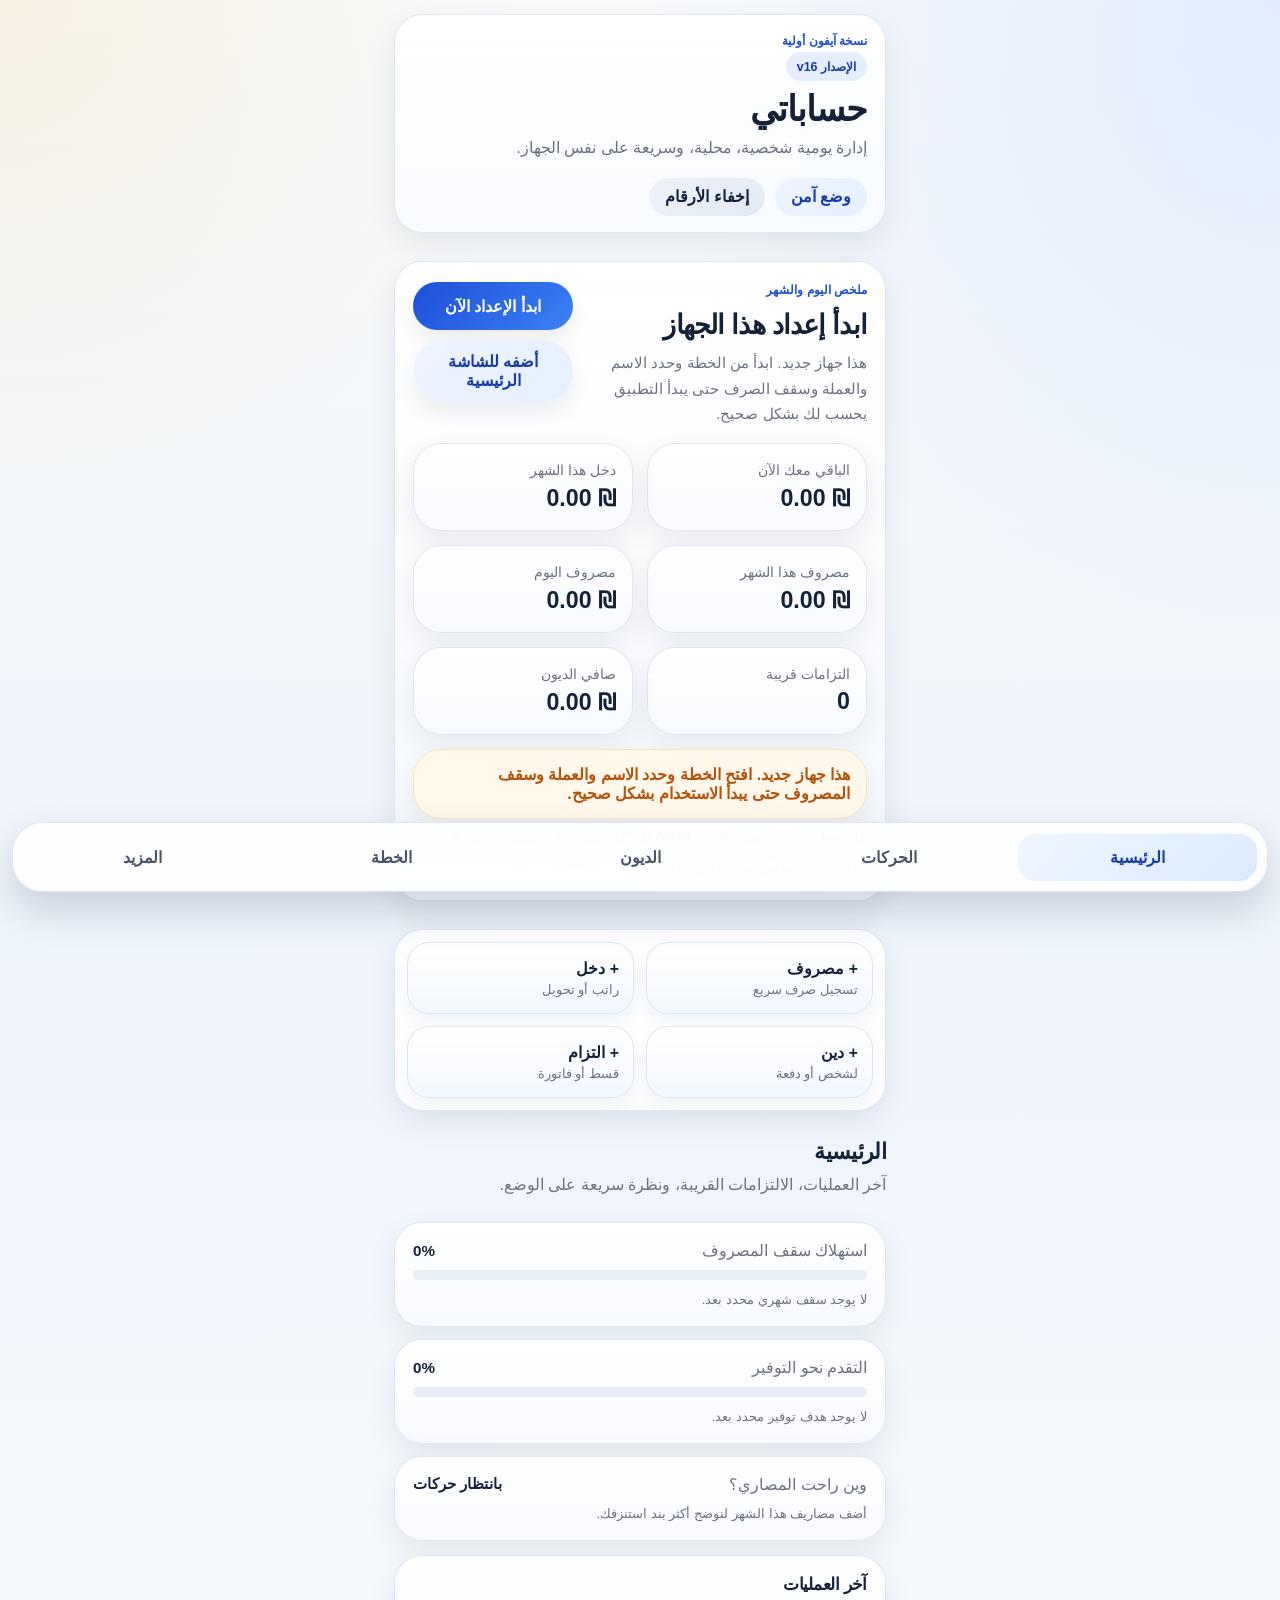
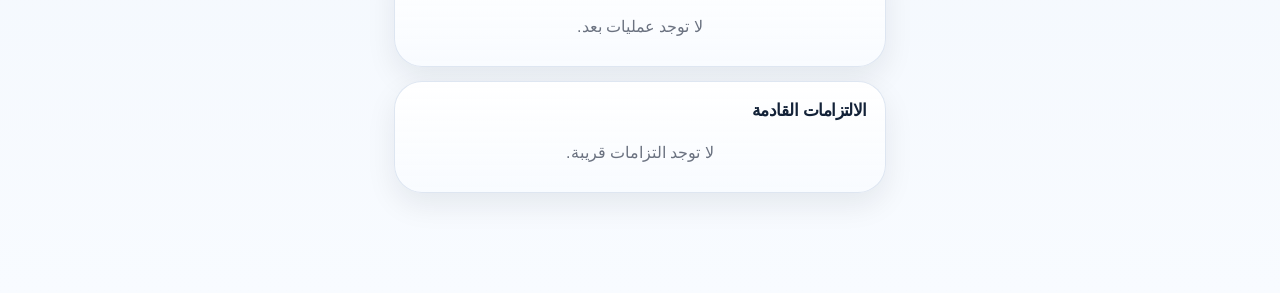
<file: iphone-v17.html>
﻿<!DOCTYPE html>
<html lang="ar" dir="rtl">
<head>
    <meta charset="utf-8" />
    <meta name="viewport" content="width=device-width, initial-scale=1, viewport-fit=cover" />
    <title>حساباتي | آيفون | v16</title>
    <meta name="theme-color" content="#0f172a" />
    <meta name="apple-mobile-web-app-capable" content="yes" />
    <meta name="apple-mobile-web-app-status-bar-style" content="black-translucent" />
    <meta name="apple-mobile-web-app-title" content="حساباتي v16" />
    <link rel="icon" href="./favicon.ico" />
    <link rel="apple-touch-icon" href="./favicon.ico" />
    <style>
:root {
    --bg: #f5f7fb;
    --surface: rgba(255, 255, 255, 0.88);
    --surface-strong: #ffffff;
    --line: #dbe4f0;
    --text: #132238;
    --muted: #6b7280;
    --primary: #1d4ed8;
    --primary-dark: #163da8;
    --danger: #dc2626;
    --success: #15803d;
    --warning: #b45309;
    --shadow: 0 12px 30px rgba(15, 23, 42, 0.08);
    --radius-xl: 28px;
    --radius-lg: 22px;
    --radius-md: 16px;
}

[hidden] { display: none !important; }
* { box-sizing: border-box; }
html { scroll-behavior: smooth; }
body {
    margin: 0;
    min-height: 100vh;
    font-family: "SF Pro Display", "Segoe UI", Tahoma, Arial, sans-serif;
    background:
        radial-gradient(circle at top right, rgba(59, 130, 246, 0.12), transparent 28%),
        radial-gradient(circle at top left, rgba(245, 158, 11, 0.10), transparent 24%),
        linear-gradient(180deg, #f8fafc 0%, #eef4fb 48%, #f8fbff 100%);
    color: var(--text);
}

.app-shell {
    max-width: 520px;
    margin: 0 auto;
    min-height: 100vh;
    padding: calc(env(safe-area-inset-top, 0px) + 14px) 14px calc(env(safe-area-inset-bottom, 0px) + 100px);
}

.app-main,
.panel,
.stack,
.list-stack {
    display: grid;
    gap: 14px;
}

.topbar,
.hero-card,
.quick-actions-card,
.card-form,
.list-card,
.privacy-card,
.metric-card,
.alert-card,
.progress-card {
    background: var(--surface);
    border: 1px solid rgba(219, 228, 240, 0.9);
    border-radius: var(--radius-xl);
    box-shadow: var(--shadow);
    backdrop-filter: blur(14px);
    -webkit-backdrop-filter: blur(14px);
}

.topbar {
    padding: 18px 18px 16px;
    margin-bottom: 14px;
    background:
        linear-gradient(180deg, rgba(255,255,255,0.96), rgba(248,251,255,0.92));
}

.topbar h1,
.privacy-card h1,
.hero-card h2,
.section-head h3,
.section-head h4 {
    margin: 0;
    font-weight: 900;
    letter-spacing: -0.03em;
}

.topbar h1 { font-size: 2.2rem; line-height: 1.05; }
.hero-card h2 { font-size: 1.7rem; line-height: 1.2; }
.section-head h3 { font-size: 1.35rem; }
.section-head h4 { font-size: 1.05rem; }

.eyebrow {
    margin: 0 0 4px;
    color: var(--primary);
    font-size: .78rem;
    font-weight: 800;
}

.version-badge {
    margin: 0 0 10px;
    display: inline-flex;
    align-items: center;
    padding: 7px 11px;
    border-radius: 999px;
    background: linear-gradient(135deg, rgba(29, 78, 216, 0.10), rgba(96, 165, 250, 0.16));
    color: var(--primary-dark);
    font-size: .78rem;
    font-weight: 900;
}

.subtitle,
.section-head p,
.helper {
    margin: 6px 0 0;
    color: var(--muted);
    line-height: 1.7;
}

.topbar-actions,
.hero-head,
.field-grid,
.tabs-inline,
.bottom-nav {
    display: flex;
    gap: 10px;
}

.form-actions {
    display: grid;
    grid-template-columns: repeat(2, minmax(0, 1fr));
    gap: 10px;
}

.topbar-actions {
    margin-top: 16px;
    flex-wrap: wrap;
}

.chip,
.button,
.nav-item,
.mini-tab {
    border: none;
    border-radius: 999px;
    font: inherit;
    cursor: pointer;
    transition: 180ms ease;
}

.chip {
    padding: 10px 16px;
    background: linear-gradient(135deg, #eef4ff, #e6efff);
    color: var(--primary-dark);
    font-weight: 800;
    box-shadow: inset 0 1px 0 rgba(255,255,255,0.8);
}

.chip-dark {
    background: linear-gradient(135deg, #eef2f7, #e3e9f4);
    color: var(--text);
}

.hero-card {
    padding: 20px 18px;
    margin-bottom: 14px;
    background:
        linear-gradient(180deg, rgba(255,255,255,0.96), rgba(245,249,255,0.92));
}

.quick-actions-card {
    padding: 12px;
    display: grid;
    grid-template-columns: repeat(2, minmax(0, 1fr));
    gap: 12px;
    margin-bottom: 14px;
}

.quick-action {
    border: 1px solid rgba(219, 228, 240, 0.9);
    background: linear-gradient(180deg, rgba(255,255,255,0.96), rgba(242,247,255,0.94));
    border-radius: 22px;
    padding: 16px 14px;
    text-align: right;
    color: var(--text);
    box-shadow:
        inset 0 1px 0 rgba(255,255,255,0.75),
        0 8px 18px rgba(15, 23, 42, 0.05);
}

.quick-action strong {
    display: block;
    margin-bottom: 4px;
    font-size: .98rem;
    font-weight: 900;
}

.quick-action span {
    color: var(--muted);
    font-size: .8rem;
}

.hero-head {
    align-items: flex-start;
    justify-content: space-between;
    margin-bottom: 16px;
}

.hero-copy {
    display: grid;
    gap: 8px;
}

.hero-helper {
    margin: 0;
    color: var(--muted);
    line-height: 1.7;
    font-size: .95rem;
}

.hero-actions {
    display: grid;
    gap: 10px;
    min-width: 160px;
}

.summary-grid {
    display: grid;
    grid-template-columns: repeat(2, minmax(0, 1fr));
    gap: 14px;
}

.metric-card {
    padding: 18px 16px;
    background: linear-gradient(180deg, rgba(255,255,255,0.98), rgba(247,250,255,0.92));
}

.metric-card span {
    display: block;
    color: var(--muted);
    font-size: .85rem;
    margin-bottom: 6px;
}

.metric-card strong {
    font-size: 1.45rem;
    font-weight: 900;
}

.alert-card {
    margin-top: 14px;
    padding: 15px 16px;
    color: var(--warning);
    background: #fff8eb;
    border-color: #fde2b2;
    font-weight: 700;
}

.section-head {
    margin-bottom: 10px;
}

.progress-grid {
    display: grid;
    gap: 12px;
}

.progress-card {
    padding: 18px;
    background: linear-gradient(180deg, rgba(255,255,255,0.98), rgba(247,250,255,0.92));
}

.progress-head {
    display: flex;
    align-items: center;
    justify-content: space-between;
    gap: 12px;
    margin-bottom: 10px;
}

.progress-head span,
.progress-card small {
    color: var(--muted);
}

.progress-head strong {
    font-size: .95rem;
    font-weight: 900;
}

.progress-track {
    height: 10px;
    border-radius: 999px;
    background: #e9eef6;
    overflow: hidden;
    margin-bottom: 10px;
}

.progress-bar {
    height: 100%;
    width: 0;
    border-radius: inherit;
    transition: width 220ms ease;
}

.progress-bar.danger {
    background: linear-gradient(90deg, #f59e0b, #ef4444);
}

.progress-bar.success {
    background: linear-gradient(90deg, #34d399, #10b981);
}

.panel { display: none; }
.panel.is-active { display: grid; }
.home-only[hidden] { display: none !important; }

.card-form,
.list-card,
.privacy-card {
    padding: 18px;
    background: linear-gradient(180deg, rgba(255,255,255,0.98), rgba(248,251,255,0.94));
}

.field {
    display: grid;
    gap: 6px;
}

.field span {
    color: var(--text);
    font-size: .9rem;
    font-weight: 800;
}

.input {
    width: 100%;
    min-height: 48px;
    padding: 12px 14px;
    border-radius: 15px;
    border: 1px solid var(--line);
    background: rgba(255,255,255,0.94);
    color: var(--text);
    font: inherit;
    box-shadow: inset 0 1px 2px rgba(15, 23, 42, 0.03);
}

.input.center { text-align: center; }
.input.search-input {
    min-height: 44px;
    padding-inline: 16px;
    background: linear-gradient(180deg, rgba(255,255,255,0.98), rgba(246,249,255,0.96));
}

.field-grid {
    flex-direction: row;
}

.field-grid > .field {
    flex: 1 1 0;
}

.button {
    min-height: 48px;
    padding: 12px 18px;
    font-weight: 900;
    box-shadow: 0 10px 20px rgba(15, 23, 42, 0.08);
}

.button-primary {
    background: linear-gradient(135deg, var(--primary), #3b82f6);
    color: #fff;
}

.button-danger {
    background: linear-gradient(135deg, #d92d20, #ef4444);
    color: #fff;
}

.button-warning {
    background: linear-gradient(135deg, #b45309, #f59e0b);
    color: #fff;
}

.button-outline {
    background: #fff;
    border: 1px solid var(--line);
    color: var(--text);
}

.button-ghost {
    background: linear-gradient(135deg, #eef4ff, #e6efff);
    color: var(--primary-dark);
}

.button:hover,
.chip:hover,
.nav-item:hover,
.mini-tab:hover {
    transform: translateY(-1px);
}

@media (max-width: 420px) {
    .hero-head {
        display: grid;
        gap: 14px;
    }

    .hero-actions {
        width: 100%;
    }
}

.tabs-inline {
    margin-bottom: 8px;
}

.compact-tabs {
    margin-bottom: 12px;
}

.mini-tab {
    min-height: 40px;
    padding: 0 18px;
    background: #edf2fa;
    color: #334155;
    font-weight: 800;
}

.mini-tab.is-active {
    background: var(--primary);
    color: #fff;
}

.money-form { display: none; }
.money-form.is-active { display: grid; gap: 12px; }

.list-item {
    display: flex;
    align-items: center;
    justify-content: space-between;
    gap: 12px;
    padding: 14px 0;
    border-bottom: 1px solid #edf2f7;
}

.list-item:last-child { border-bottom: none; }

.list-title {
    font-weight: 800;
    margin-bottom: 4px;
}

.list-meta {
    color: var(--muted);
    font-size: .84rem;
    line-height: 1.6;
}

.meta-badge {
    display: inline-flex;
    align-items: center;
    min-height: 22px;
    padding: 0 8px;
    margin-inline-start: 6px;
    border-radius: 999px;
    font-size: .72rem;
    font-weight: 900;
    vertical-align: middle;
}

.meta-badge.future {
    background: #fff4e5;
    color: var(--warning);
}

.meta-badge.other-month {
    background: #eef4ff;
    color: var(--primary-dark);
}

.list-value {
    text-align: left;
    font-weight: 900;
    white-space: nowrap;
}

.list-actions {
    display: flex;
    align-items: center;
    gap: 8px;
}

.inline-button {
    min-height: 34px;
    padding: 0 12px;
    border-radius: 999px;
    border: none;
    font: inherit;
    font-size: .78rem;
    font-weight: 900;
    cursor: pointer;
}

.inline-button.success {
    background: #ecfdf3;
    color: var(--success);
}

.inline-button.danger {
    background: #fff1f2;
    color: var(--danger);
}

.tone-income { color: var(--success); }
.tone-expense { color: var(--danger); }
.tone-debt { color: #7c3aed; }
.tone-warning { color: var(--warning); }

.empty-state {
    padding: 12px 0;
    color: var(--muted);
    text-align: center;
}

.summary-inline {
    display: grid;
    gap: 8px;
    margin-bottom: 10px;
}

.toolbar-inline {
    display: grid;
    gap: 10px;
    margin-bottom: 12px;
}

.toggle-row {
    display: flex;
    align-items: center;
    justify-content: space-between;
    gap: 12px;
}

.toggle-row label {
    color: var(--muted);
    font-size: .88rem;
    font-weight: 700;
}

.people-card {
    margin-bottom: 12px;
}

.people-grid {
    display: grid;
    gap: 10px;
}

.person-card {
    padding: 14px;
    border-radius: 18px;
    border: 1px solid #e5ebf4;
    background: linear-gradient(180deg, rgba(255,255,255,0.98), rgba(245,249,255,0.94));
    box-shadow: inset 0 1px 0 rgba(255,255,255,0.8);
}

.person-head {
    display: flex;
    align-items: center;
    justify-content: space-between;
    gap: 10px;
    margin-bottom: 8px;
}

.person-name {
    font-weight: 900;
    font-size: 1rem;
}

.person-meta {
    color: var(--muted);
    font-size: .82rem;
    line-height: 1.6;
}

.person-actions {
    display: flex;
    gap: 8px;
    margin-top: 10px;
}

.person-actions .inline-button {
    flex: 1 1 0;
}

.inline-button.neutral {
    background: #eef4ff;
    color: var(--primary-dark);
}

.schedule-form {
    margin-top: 12px;
}

.schedule-form-anchor {
    scroll-margin-top: 18px;
}

.summary-pill {
    min-height: 44px;
    padding: 0 16px;
    display: flex;
    align-items: center;
    justify-content: space-between;
    gap: 10px;
    background: linear-gradient(180deg, rgba(248,251,255,0.98), rgba(241,247,255,0.96));
    border: 1px solid #e3eaf3;
    border-radius: 16px;
    color: var(--text);
    font-size: .85rem;
}

.bottom-nav {
    position: fixed;
    right: 12px;
    left: 12px;
    bottom: calc(env(safe-area-inset-bottom, 0px) + 8px);
    padding: 10px;
    background: rgba(255, 255, 255, 0.90);
    border: 1px solid rgba(219, 228, 240, 0.95);
    border-radius: 30px;
    box-shadow: 0 18px 40px rgba(15, 23, 42, 0.16);
    backdrop-filter: blur(18px);
    -webkit-backdrop-filter: blur(18px);
    justify-content: space-between;
    z-index: 30;
}

.nav-item {
    flex: 1 1 0;
    min-height: 48px;
    background: transparent;
    color: #475569;
    font-weight: 800;
    border-radius: 18px;
}

.nav-item.is-active {
    background: linear-gradient(135deg, #eff6ff, #dbeafe);
    color: var(--primary-dark);
    box-shadow: inset 0 1px 0 rgba(255,255,255,0.75);
}

.privacy-screen {
    min-height: calc(100vh - 32px);
    display: grid;
    place-items: center;
}

.privacy-card {
    text-align: center;
}

.privacy-badge {
    display: inline-flex;
    align-items: center;
    justify-content: center;
    min-height: 36px;
    padding: 6px 14px;
    border-radius: 999px;
    background: #eff6ff;
    color: var(--primary-dark);
    font-weight: 900;
}

.toast {
    position: fixed;
    inset-inline: 20px;
    bottom: calc(env(safe-area-inset-bottom, 0px) + 84px);
    padding: 13px 16px;
    border-radius: 18px;
    background: rgba(15, 23, 42, 0.92);
    color: #fff;
    text-align: center;
    box-shadow: var(--shadow);
    z-index: 40;
}

@media (max-width: 420px) {
    .app-shell {
        padding-inline: 12px;
    }

    .field-grid,
    .hero-head {
        flex-direction: column;
        align-items: stretch;
    }

    .summary-grid {
        grid-template-columns: 1fr;
    }

    .quick-actions-card {
        grid-template-columns: 1fr;
    }

}

    </style>
</head>
<body>
<div class="app-shell" id="appShell">
        <div class="privacy-screen" id="privacyScreen" hidden>
            <div class="privacy-card">
                <span class="privacy-badge">الوضع الآمن</span>
                <h1>حساباتي</h1>
                <p>أدخل رمز هذا الجهاز للمتابعة.</p>
                <form id="unlockForm" class="stack">
                    <input id="unlockCode" class="input center" type="password" inputmode="numeric" maxlength="12" placeholder="رمز القفل" />
                    <button class="button button-primary" type="submit">فتح التطبيق</button>
                    <p class="helper error" id="unlockError"></p>
                </form>
            </div>
        </div>

        <main class="app-main" id="appMain">
            <header class="topbar">
                <div>
                    <p class="eyebrow">نسخة آيفون أولية</p>
                    <p class="version-badge">الإصدار v16</p>
                    <h1>حساباتي</h1>
                    <p class="subtitle">إدارة يومية شخصية، محلية، وسريعة على نفس الجهاز.</p>
                </div>
                <div class="topbar-actions">
                    <button class="chip" id="safeModeToggle" type="button">وضع آمن</button>
                    <button class="chip chip-dark" id="hideNumbersToggle" type="button">إخفاء الأرقام</button>
                </div>
            </header>

            <section class="hero-card home-only" id="homeHero">
                <div class="hero-head">
                    <div class="hero-copy">
                        <p class="eyebrow">ملخص اليوم والشهر</p>
                        <h2 id="deviceTitle">ابدأ إعداد هذا الجهاز</h2>
                        <p class="hero-helper" id="setupHelper" hidden>
                            هذا جهاز جديد. ابدأ من الخطة وحدد الاسم والعملة وسقف الصرف حتى يبدأ التطبيق يحسب لك بشكل صحيح.
                        </p>
                    </div>
                    <div class="hero-actions">
                        <button
                            class="button button-primary"
                            id="startSetupButton"
                            type="button"
                            onclick="document.querySelectorAll('.panel').forEach(function(p){p.classList.remove('is-active');});document.querySelector('.panel[data-panel=&quot;plan&quot;]')?.classList.add('is-active');document.querySelectorAll('.nav-item').forEach(function(n){n.classList.remove('is-active');});document.querySelector('.nav-item[data-panel-target=&quot;plan&quot;]')?.classList.add('is-active');setTimeout(function(){var i=document.getElementById('profileName');if(i){i.focus();i.scrollIntoView({behavior:'smooth',block:'center'});}},80);"
                        >ابدأ الإعداد الآن</button>
                        <button class="button button-ghost" id="installHintButton" type="button">أضفه للشاشة الرئيسية</button>
                    </div>
                </div>
                <div class="summary-grid">
                    <article class="metric-card">
                        <span>الباقي معك الآن</span>
                        <strong data-money id="monthBalanceValue">₪ 0.00</strong>
                    </article>
                    <article class="metric-card">
                        <span>دخل هذا الشهر</span>
                        <strong data-money id="monthIncomeValue">₪ 0.00</strong>
                    </article>
                    <article class="metric-card">
                        <span>مصروف هذا الشهر</span>
                        <strong data-money id="monthExpenseValue">₪ 0.00</strong>
                    </article>
                    <article class="metric-card">
                        <span>مصروف اليوم</span>
                        <strong data-money id="todayExpenseValue">₪ 0.00</strong>
                    </article>
                    <article class="metric-card">
                        <span>التزامات قريبة</span>
                        <strong id="dueSoonValue">0</strong>
                    </article>
                    <article class="metric-card">
                        <span>صافي الديون</span>
                        <strong data-money id="netDebtValue">₪ 0.00</strong>
                    </article>
                </div>
                <div class="alert-card" id="todayAlert">لا يوجد تنبيه مهم الآن، وضع الميزانية مستقر.</div>
                <p class="helper" id="balanceHelper">هذا هو الرصيد الجاري حتى اليوم بعد احتساب كل دخل ومصروف مسجل بتاريخ اليوم أو قبله.</p>
            </section>

            <section class="quick-actions-card home-only" id="homeQuickActions">
                <button class="quick-action" type="button" data-quick-panel="money" data-quick-money-tab="expense">
                    <strong>+ مصروف</strong>
                    <span>تسجيل صرف سريع</span>
                </button>
                <button class="quick-action" type="button" data-quick-panel="money" data-quick-money-tab="income">
                    <strong>+ دخل</strong>
                    <span>راتب أو تحويل</span>
                </button>
                <button class="quick-action" type="button" data-quick-panel="debts">
                    <strong>+ دين</strong>
                    <span>لشخص أو دفعة</span>
                </button>
                <button class="quick-action" type="button" data-quick-panel="plan">
                    <strong>+ التزام</strong>
                    <span>قسط أو فاتورة</span>
                </button>
            </section>

            <section class="panel is-active" data-panel="home">
                <div class="section-head">
                    <h3>الرئيسية</h3>
                    <p>آخر العمليات، الالتزامات القريبة، ونظرة سريعة على الوضع.</p>
                </div>
                <div class="progress-grid">
                    <article class="progress-card">
                        <div class="progress-head">
                            <span>استهلاك سقف المصروف</span>
                            <strong id="budgetUsagePercent">0%</strong>
                        </div>
                        <div class="progress-track"><div class="progress-bar danger" id="budgetUsageBar"></div></div>
                        <small id="budgetUsageHint">لا يوجد سقف شهري محدد بعد.</small>
                    </article>
                    <article class="progress-card">
                        <div class="progress-head">
                            <span>التقدم نحو التوفير</span>
                            <strong id="savingUsagePercent">0%</strong>
                        </div>
                        <div class="progress-track"><div class="progress-bar success" id="savingUsageBar"></div></div>
                        <small id="savingUsageHint">لا يوجد هدف توفير محدد بعد.</small>
                    </article>
                    <article class="progress-card">
                        <div class="progress-head">
                            <span>وين راحت المصاري؟</span>
                            <strong id="spendingInsightTitle">بانتظار حركات</strong>
                        </div>
                        <small id="spendingInsightHint">أضف مصاريف أكثر لنحلل أعلى بند صرف عندك.</small>
                    </article>
                </div>
                <div class="list-card">
                    <div class="section-head compact">
                        <h4>آخر العمليات</h4>
                    </div>
                    <div id="recentOperations" class="list-stack"></div>
                </div>
                <div class="list-card">
                    <div class="section-head compact">
                        <h4>الالتزامات القادمة</h4>
                    </div>
                    <div id="upcomingCommitments" class="list-stack"></div>
                </div>
            </section>

            <section class="panel" data-panel="money">
                <div class="section-head">
                    <h3>الدخل والمصاريف</h3>
                    <p>إضافة دخل ومصروف بسرعة مع سجل حديث واضح.</p>
                </div>

                <div class="tabs-inline">
                    <button class="mini-tab is-active" data-money-tab="expense" type="button">مصروف</button>
                    <button class="mini-tab" data-money-tab="income" type="button">دخل</button>
                </div>

                <form class="card-form money-form is-active" id="expenseForm" data-money-form="expense">
                    <label class="field">
                        <span>التصنيف</span>
                        <select id="expenseCategory" class="input">
                            <option value="">اختر التصنيف...</option>
                            <option value="أكل">أكل</option>
                            <option value="بيت">بيت</option>
                            <option value="مدارس">مدارس</option>
                            <option value="مواصلات">مواصلات</option>
                            <option value="علاج">علاج</option>
                            <option value="فواتير">فواتير</option>
                            <option value="أولاد">أولاد</option>
                            <option value="مجموعة أغراض">مجموعة أغراض</option>
                            <option value="متفرقات">متفرقات</option>
                            <option value="طوارئ">طوارئ</option>
                        </select>
                    </label>
                    <label class="field">
                        <span>أو أضف تصنيفًا جديدًا سريعًا</span>
                        <input id="expenseCustomCategory" class="input" type="text" placeholder="مثال: قهوة، هدية، حلاقة..." />
                    </label>
                    <div class="field-grid">
                        <label class="field">
                            <span>المبلغ</span>
                            <input id="expenseAmount" class="input" type="text" inputmode="decimal" placeholder="0.00" required />
                        </label>
                        <label class="field">
                            <span>التاريخ</span>
                            <input id="expenseDate" class="input" type="date" required />
                        </label>
                    </div>
                    <label class="field">
                        <span>ملاحظة</span>
                        <input id="expenseNote" class="input" type="text" placeholder="بيض + خبز + لبن، أو أي تفصيل إضافي" />
                    </label>
                    <div class="form-actions">
                        <button class="button button-danger" id="expenseSubmitButton" type="submit">حفظ المصروف</button>
                        <button class="button button-outline" id="expenseCancelEditButton" type="button" hidden>إلغاء التعديل</button>
                    </div>
                </form>

                <form class="card-form money-form" id="incomeForm" data-money-form="income">
                    <label class="field">
                        <span>العنوان</span>
                        <input id="incomeTitle" class="input" type="text" placeholder="راتب، حوالة، هدية..." required />
                    </label>
                    <div class="field-grid">
                        <label class="field">
                            <span>المبلغ</span>
                            <input id="incomeAmount" class="input" type="text" inputmode="decimal" placeholder="0.00" required />
                        </label>
                        <label class="field">
                            <span>التاريخ</span>
                            <input id="incomeDate" class="input" type="date" required />
                        </label>
                    </div>
                    <div class="field-grid">
                        <label class="field">
                            <span>التصنيف</span>
                            <input id="incomeCategory" class="input" type="text" placeholder="راتب، إضافي، تحويل..." />
                        </label>
                        <label class="field">
                            <span>ملاحظة</span>
                            <input id="incomeNote" class="input" type="text" placeholder="اختياري" />
                        </label>
                    </div>
                    <div class="form-actions">
                        <button class="button button-primary" id="incomeSubmitButton" type="submit">حفظ الدخل</button>
                        <button class="button button-outline" id="incomeCancelEditButton" type="button" hidden>إلغاء التعديل</button>
                    </div>
                </form>

                <div class="list-card">
                    <div class="section-head compact">
                        <h4>سجل العمليات</h4>
                    </div>
                    <div class="toolbar-inline">
                        <input id="moneySearchInput" class="input search-input" type="search" placeholder="ابحث: خبز، راتب، مدارس..." />
                    </div>
                    <div class="tabs-inline compact-tabs">
                        <button class="mini-tab is-active" data-log-filter="all" type="button">الكل</button>
                        <button class="mini-tab" data-log-filter="expense" type="button">مصروف</button>
                        <button class="mini-tab" data-log-filter="income" type="button">دخل</button>
                    </div>
                    <div class="tabs-inline compact-tabs">
                        <button class="mini-tab is-active" data-period-filter="all" type="button">كل الفترات</button>
                        <button class="mini-tab" data-period-filter="month" type="button">هذا الشهر</button>
                        <button class="mini-tab" data-period-filter="week" type="button">هذا الأسبوع</button>
                        <button class="mini-tab" data-period-filter="today" type="button">اليوم</button>
                        <button class="mini-tab" data-period-filter="future" type="button">القادم</button>
                    </div>
                    <div id="moneyEntries" class="list-stack"></div>
                </div>
            </section>

            <section class="panel" data-panel="debts">
                <div class="section-head">
                    <h3>الأشخاص والديون</h3>
                    <p>لكل شخص سجل واضح: إله عليك، إليك عليه، والرصيد النهائي.</p>
                </div>

                <form class="card-form" id="debtForm">
                    <div class="field-grid">
                        <label class="field">
                            <span>اسم الشخص</span>
                            <input id="debtPerson" class="input" type="text" placeholder="مثال: أحمد" required />
                        </label>
                        <label class="field">
                            <span>نوع الحركة</span>
                            <select id="debtType" class="input">
                                <option value="for-me">إلي عليه</option>
                                <option value="on-me">عليّ إله</option>
                                <option value="paid-to-me">دفع لي</option>
                                <option value="paid-by-me">دفعت له</option>
                            </select>
                        </label>
                    </div>
                    <div class="field-grid">
                        <label class="field">
                            <span>المبلغ</span>
                            <input id="debtAmount" class="input" type="text" inputmode="decimal" placeholder="0.00" required />
                        </label>
                        <label class="field">
                            <span>التاريخ</span>
                            <input id="debtDate" class="input" type="date" required />
                        </label>
                    </div>
                    <label class="field">
                        <span>ملاحظة</span>
                        <input id="debtNote" class="input" type="text" placeholder="مثال: دفعة جزئية" />
                    </label>
                    <div class="form-actions">
                        <button class="button button-primary" id="debtSubmitButton" type="submit">حفظ الحركة</button>
                        <button class="button button-outline" id="debtCancelEditButton" type="button" hidden>إلغاء التعديل</button>
                    </div>
                </form>

                <form class="card-form schedule-form schedule-form-anchor" id="debtPlanForm">
                    <div class="section-head compact">
                        <h4>خطة سداد دين</h4>
                        <p>قسّط الدين على دفعات، وخلي النظام يتابع المواعيد والتأخير والدفع المتأخر.</p>
                    </div>
                    <div class="field-grid">
                        <label class="field">
                            <span>اسم الشخص</span>
                            <input id="debtPlanPerson" class="input" type="text" placeholder="مثال: محمد" required />
                        </label>
                        <label class="field">
                            <span>إجمالي الدين</span>
                            <input id="debtPlanTotal" class="input" type="text" inputmode="decimal" placeholder="1000" required />
                        </label>
                    </div>
                    <div class="field-grid">
                        <label class="field">
                            <span>تاريخ أول دفعة</span>
                            <input id="debtPlanStartDate" class="input" type="date" required />
                        </label>
                        <label class="field">
                            <span>عدد الدفعات</span>
                            <input id="debtPlanCount" class="input" type="number" min="1" step="1" placeholder="4" required />
                        </label>
                    </div>
                    <div class="field-grid">
                        <label class="field">
                            <span>نوع التكرار</span>
                            <select id="debtPlanInterval" class="input">
                                <option value="monthly">شهري</option>
                                <option value="weekly">أسبوعي</option>
                                <option value="daily30">كل 30 يوم</option>
                            </select>
                        </label>
                        <label class="field">
                            <span>ملاحظة</span>
                            <input id="debtPlanNote" class="input" type="text" placeholder="مثال: دين بضاعة أو سلفة" />
                        </label>
                    </div>
                    <button class="button button-warning" type="submit">إنشاء خطة السداد</button>
                </form>

                <div class="list-card">
                    <div class="section-head compact">
                        <h4>كشف الديون</h4>
                    </div>
                    <div class="summary-inline" id="debtSummary"></div>
                    <div class="people-card">
                        <div class="toolbar-inline">
                            <input id="debtSearchInput" class="input search-input" type="search" placeholder="ابحث عن شخص أو ملاحظة..." />
                            <div class="toggle-row">
                                <label for="showArchivedPeopleToggle">إظهار الأشخاص المؤرشفين</label>
                                <input id="showArchivedPeopleToggle" type="checkbox" />
                            </div>
                        </div>
                        <div class="people-grid" id="peopleOverview"></div>
                    </div>
                    <div id="debtEntries" class="list-stack"></div>
                </div>

                <div class="list-card">
                    <div class="section-head compact">
                        <h4>دفعات الديون المجدولة</h4>
                        <p>كل دفعة تظهر بموعدها، وإذا تأخرت أو دُفعت متأخرًا سنوضح ذلك هنا.</p>
                    </div>
                    <div id="debtInstallmentEntries" class="list-stack"></div>
                </div>
            </section>

            <section class="panel" data-panel="plan">
                <div class="section-head">
                    <h3>الخطة الشهرية والالتزامات</h3>
                    <p>سقف الصرف، هدف التوفير، والأقساط التي يجب متابعتها.</p>
                </div>

                <form class="card-form" id="planForm">
                    <div class="field-grid">
                        <label class="field">
                            <span>اسم الجهاز / الحساب</span>
                            <input id="profileName" class="input" type="text" placeholder="آيفون 16 - حسابي" required />
                        </label>
                        <label class="field">
                            <span>العملة</span>
                            <input id="profileCurrency" class="input" type="text" value="₪" maxlength="10" />
                        </label>
                    </div>
                    <div class="field-grid">
                        <label class="field">
                            <span>سقف المصروف الشهري</span>
                            <input id="profileBudget" class="input" type="text" inputmode="decimal" placeholder="0.00" />
                        </label>
                        <label class="field">
                            <span>هدف التوفير</span>
                            <input id="profileSavingGoal" class="input" type="text" inputmode="decimal" placeholder="0.00" />
                        </label>
                    </div>
                    <label class="field">
                        <span>رمز قفل اختياري</span>
                        <input id="profilePasscode" class="input" type="password" inputmode="numeric" maxlength="12" placeholder="1234" />
                    </label>
                    <button class="button button-primary" type="submit">حفظ الخطة والإعدادات</button>
                </form>

                <form class="card-form" id="commitmentForm">
                    <div class="field-grid">
                        <label class="field">
                            <span>اسم الالتزام</span>
                            <input id="commitmentName" class="input" type="text" placeholder="إيجار، قسط..." required />
                        </label>
                        <label class="field">
                            <span>المبلغ</span>
                            <input id="commitmentAmount" class="input" type="text" inputmode="decimal" placeholder="0.00" required />
                        </label>
                    </div>
                    <div class="field-grid">
                        <label class="field">
                            <span>تاريخ الاستحقاق</span>
                            <input id="commitmentDate" class="input" type="date" required />
                        </label>
                        <label class="field">
                            <span>ملاحظات</span>
                            <input id="commitmentNote" class="input" type="text" placeholder="اختياري" />
                        </label>
                    </div>
                    <div class="form-actions">
                        <button class="button button-warning" id="commitmentSubmitButton" type="submit">حفظ الالتزام</button>
                        <button class="button button-outline" id="commitmentCancelEditButton" type="button" hidden>إلغاء التعديل</button>
                    </div>
                </form>

                <div class="list-card">
                    <div class="section-head compact">
                        <h4>سجل الالتزامات</h4>
                    </div>
                    <div id="commitmentEntries" class="list-stack"></div>
                </div>
            </section>

            <section class="panel" data-panel="more">
                <div class="section-head">
                    <h3>النسخ والخصوصية</h3>
                    <p>نسخة احتياطية، استرجاع، ومسح آمن لبيانات هذا الجهاز.</p>
                </div>

                <div class="card-form">
                    <button class="button button-primary" id="exportBackupButton" type="button">تصدير نسخة JSON</button>
                    <label class="button button-outline file-button">
                        استيراد نسخة
                        <input id="importBackupInput" type="file" accept="application/json" hidden />
                    </label>
                    <button class="button button-outline" id="lockDeviceButton" type="button">قفل الجهاز الآن</button>
                    <button class="button button-danger" id="resetDeviceButton" type="button">تصفير بيانات هذا الجهاز</button>
                    <p class="helper" id="backupStatus">آخر نسخة: لا يوجد بعد.</p>
                </div>

                <form class="card-form" id="reminderForm">
                    <div class="section-head compact">
                        <h4>ذكّرني بعدين</h4>
                        <p>تذكير سريع لشخص، قسط، أو أمر تريد مراجعته لاحقًا.</p>
                    </div>
                    <label class="field">
                        <span>عنوان التذكير</span>
                        <input id="reminderTitle" class="input" type="text" placeholder="مثال: حاسب محمد آخر الأسبوع" required />
                    </label>
                    <div class="field-grid">
                        <label class="field">
                            <span>التاريخ</span>
                            <input id="reminderDate" class="input" type="date" required />
                        </label>
                        <label class="field">
                            <span>ملاحظة</span>
                            <input id="reminderNote" class="input" type="text" placeholder="اختياري" />
                        </label>
                    </div>
                    <div class="form-actions">
                        <button class="button button-primary" id="reminderSubmitButton" type="submit">حفظ التذكير</button>
                        <button class="button button-outline" id="reminderCancelEditButton" type="button" hidden>إلغاء التعديل</button>
                    </div>
                </form>

                <div class="list-card">
                    <div class="section-head compact">
                        <h4>التذكيرات القادمة</h4>
                    </div>
                    <div id="reminderEntries" class="list-stack"></div>
                </div>
            </section>
        </main>

        <nav class="bottom-nav">
            <button class="nav-item is-active" type="button" data-panel-target="home"><span>الرئيسية</span></button>
            <button class="nav-item" type="button" data-panel-target="money"><span>الحركات</span></button>
            <button class="nav-item" type="button" data-panel-target="debts"><span>الديون</span></button>
            <button class="nav-item" type="button" data-panel-target="plan"><span>الخطة</span></button>
            <button class="nav-item" type="button" data-panel-target="more"><span>المزيد</span></button>
        </nav>

        <div class="toast" id="toastMessage" hidden></div>
    </div>

    
    <script>
(function () {
    const STORAGE_KEY = "personalaccounts.iphone.v1";
    const DEFAULT_STATE = {
        profile: {
            deviceName: "",
            currency: "₪",
            monthlyBudget: 0,
            savingGoal: 0,
            passcode: "",
            safeMode: false,
            hideNumbers: false
        },
        incomes: [],
        expenses: [],
        debts: [],
        debtPlans: [],
        commitments: [],
        reminders: [],
        archivedPeople: []
    };

    const state = loadState();
    const refs = {
        appMain: document.getElementById("appMain"),
        privacyScreen: document.getElementById("privacyScreen"),
        unlockForm: document.getElementById("unlockForm"),
        unlockCode: document.getElementById("unlockCode"),
        unlockError: document.getElementById("unlockError"),
        deviceTitle: document.getElementById("deviceTitle"),
        monthBalanceValue: document.getElementById("monthBalanceValue"),
        monthIncomeValue: document.getElementById("monthIncomeValue"),
        monthExpenseValue: document.getElementById("monthExpenseValue"),
        todayExpenseValue: document.getElementById("todayExpenseValue"),
        dueSoonValue: document.getElementById("dueSoonValue"),
        netDebtValue: document.getElementById("netDebtValue"),
        todayAlert: document.getElementById("todayAlert"),
        balanceHelper: document.getElementById("balanceHelper"),
        recentOperations: document.getElementById("recentOperations"),
        upcomingCommitments: document.getElementById("upcomingCommitments"),
        moneyEntries: document.getElementById("moneyEntries"),
        moneySearchInput: document.getElementById("moneySearchInput"),
        debtEntries: document.getElementById("debtEntries"),
        debtInstallmentEntries: document.getElementById("debtInstallmentEntries"),
        debtSummary: document.getElementById("debtSummary"),
        debtPlanForm: document.getElementById("debtPlanForm"),
        debtSearchInput: document.getElementById("debtSearchInput"),
        showArchivedPeopleToggle: document.getElementById("showArchivedPeopleToggle"),
        peopleOverview: document.getElementById("peopleOverview"),
        commitmentEntries: document.getElementById("commitmentEntries"),
        reminderEntries: document.getElementById("reminderEntries"),
        setupHelper: document.getElementById("setupHelper"),
        toast: document.getElementById("toastMessage"),
        homeHero: document.getElementById("homeHero"),
        homeQuickActions: document.getElementById("homeQuickActions"),
        backupStatus: document.getElementById("backupStatus"),
        safeModeToggle: document.getElementById("safeModeToggle"),
        hideNumbersToggle: document.getElementById("hideNumbersToggle"),
        budgetUsagePercent: document.getElementById("budgetUsagePercent"),
        budgetUsageBar: document.getElementById("budgetUsageBar"),
        budgetUsageHint: document.getElementById("budgetUsageHint"),
        savingUsagePercent: document.getElementById("savingUsagePercent"),
        savingUsageBar: document.getElementById("savingUsageBar"),
        savingUsageHint: document.getElementById("savingUsageHint"),
        spendingInsightTitle: document.getElementById("spendingInsightTitle"),
        spendingInsightHint: document.getElementById("spendingInsightHint"),
        startSetupButton: document.getElementById("startSetupButton"),
        expenseSubmitButton: document.getElementById("expenseSubmitButton"),
        expenseCancelEditButton: document.getElementById("expenseCancelEditButton"),
        incomeSubmitButton: document.getElementById("incomeSubmitButton"),
        incomeCancelEditButton: document.getElementById("incomeCancelEditButton"),
        debtSubmitButton: document.getElementById("debtSubmitButton"),
        debtCancelEditButton: document.getElementById("debtCancelEditButton"),
        commitmentSubmitButton: document.getElementById("commitmentSubmitButton"),
        commitmentCancelEditButton: document.getElementById("commitmentCancelEditButton"),
        reminderSubmitButton: document.getElementById("reminderSubmitButton"),
        reminderCancelEditButton: document.getElementById("reminderCancelEditButton")
    };
    let currentLogFilter = "all";
    let currentMoneyPeriod = "all";
    let currentMoneySearch = "";
    let currentDebtSearch = "";
    let showArchivedPeople = false;
    let unlocked = !state.profile.passcode || !state.profile.safeMode;
    let toastTimer = 0;
    let editingExpenseId = "";
    let editingIncomeId = "";
    let editingDebtId = "";
    let editingCommitmentId = "";
    let editingReminderId = "";

    function bind() {
        document.querySelectorAll("[data-panel-target]").forEach((button) => {
            button.addEventListener("click", () => switchPanel(button.getAttribute("data-panel-target")));
        });

        document.querySelectorAll("[data-money-tab]").forEach((button) => {
            button.addEventListener("click", () => switchMoneyTab(button.getAttribute("data-money-tab")));
        });

        document.querySelectorAll("[data-log-filter]").forEach((button) => {
            button.addEventListener("click", () => switchLogFilter(button.getAttribute("data-log-filter")));
        });
        document.querySelectorAll("[data-period-filter]").forEach((button) => {
            button.addEventListener("click", () => switchMoneyPeriod(button.getAttribute("data-period-filter")));
        });

        document.querySelectorAll("[data-quick-panel]").forEach((button) => {
            button.addEventListener("click", () => {
                const panel = button.getAttribute("data-quick-panel");
                switchPanel(panel);
                const moneyTab = button.getAttribute("data-quick-money-tab");
                if (moneyTab) {
                    switchMoneyTab(moneyTab);
                }
            });
        });

        document.getElementById("expenseForm").addEventListener("submit", onExpenseSubmit);
        document.getElementById("incomeForm").addEventListener("submit", onIncomeSubmit);
        document.getElementById("debtForm").addEventListener("submit", onDebtSubmit);
        document.getElementById("debtPlanForm").addEventListener("submit", onDebtPlanSubmit);
        document.getElementById("commitmentForm").addEventListener("submit", onCommitmentSubmit);
        document.getElementById("planForm").addEventListener("submit", onPlanSubmit);
        document.getElementById("reminderForm").addEventListener("submit", onReminderSubmit);
        document.getElementById("exportBackupButton").addEventListener("click", exportBackup);
        document.getElementById("importBackupInput").addEventListener("change", importBackup);
        document.getElementById("resetDeviceButton").addEventListener("click", resetDevice);
        document.getElementById("lockDeviceButton").addEventListener("click", lockNow);
        document.getElementById("installHintButton").addEventListener("click", showInstallHint);
        refs.startSetupButton.addEventListener("click", startSetup);
        refs.safeModeToggle.addEventListener("click", toggleSafeMode);
        refs.hideNumbersToggle.addEventListener("click", toggleHideNumbers);
        refs.unlockForm.addEventListener("submit", unlock);
        refs.moneySearchInput.addEventListener("input", () => {
            currentMoneySearch = refs.moneySearchInput.value.trim().toLowerCase();
            render();
        });
        refs.debtSearchInput.addEventListener("input", () => {
            currentDebtSearch = refs.debtSearchInput.value.trim().toLowerCase();
            render();
        });
        refs.showArchivedPeopleToggle.addEventListener("change", () => {
            showArchivedPeople = refs.showArchivedPeopleToggle.checked;
            render();
        });
        refs.expenseCancelEditButton.addEventListener("click", resetExpenseForm);
        refs.incomeCancelEditButton.addEventListener("click", resetIncomeForm);
        refs.debtCancelEditButton.addEventListener("click", resetDebtForm);
        refs.commitmentCancelEditButton.addEventListener("click", resetCommitmentForm);
        refs.reminderCancelEditButton.addEventListener("click", resetReminderForm);
    }

    function seedDates() {
        const today = dateValue(new Date());
        ["expenseDate", "incomeDate", "debtDate", "commitmentDate", "debtPlanStartDate"].forEach((id) => {
            const element = document.getElementById(id);
            if (element && !element.value) element.value = today;
        });
        const reminderDate = document.getElementById("reminderDate");
        if (reminderDate && !reminderDate.value) reminderDate.value = today;
    }

    function onExpenseSubmit(event) {
        event.preventDefault();
        const customCategory = value("expenseCustomCategory");
        const selectedCategory = value("expenseCategory");
        const finalCategory = customCategory || selectedCategory;
        if (!finalCategory) {
            toast("اختر تصنيفًا أو أضف تصنيفًا جديدًا.");
            return;
        }
        const isEditing = !!editingExpenseId;
        const payload = {
            title: finalCategory,
            amount: amount("expenseAmount"),
            date: value("expenseDate"),
            category: finalCategory,
            note: value("expenseNote")
        };
        if (editingExpenseId) {
            state.expenses = state.expenses.map((item) =>
                item.id === editingExpenseId ? { ...item, ...payload } : item
            );
        } else {
            state.expenses.unshift({
                id: crypto.randomUUID(),
                ...payload,
                createdAt: new Date().toISOString()
            });
        }
        saveState();
        resetExpenseForm();
        toast(isEditing ? "تم تعديل المصروف." : "تم حفظ المصروف.");
        render();
    }

    function onIncomeSubmit(event) {
        event.preventDefault();
        const isEditing = !!editingIncomeId;
        const payload = {
            title: value("incomeTitle"),
            amount: amount("incomeAmount"),
            date: value("incomeDate"),
            category: value("incomeCategory"),
            note: value("incomeNote")
        };
        if (editingIncomeId) {
            state.incomes = state.incomes.map((item) =>
                item.id === editingIncomeId ? { ...item, ...payload } : item
            );
        } else {
            state.incomes.unshift({
                id: crypto.randomUUID(),
                ...payload,
                createdAt: new Date().toISOString()
            });
        }
        saveState();
        resetIncomeForm();
        toast(isEditing ? "تم تعديل الدخل." : "تم حفظ الدخل.");
        render();
    }

    function onDebtSubmit(event) {
        event.preventDefault();
        const isEditing = !!editingDebtId;
        const payload = {
            person: value("debtPerson"),
            type: value("debtType"),
            amount: amount("debtAmount"),
            date: value("debtDate"),
            note: value("debtNote")
        };
        if (editingDebtId) {
            state.debts = state.debts.map((item) =>
                item.id === editingDebtId ? { ...item, ...payload } : item
            );
        } else {
            state.debts.unshift({
                id: crypto.randomUUID(),
                ...payload,
                createdAt: new Date().toISOString()
            });
        }
        saveState();
        resetDebtForm();
        toast(isEditing ? "تم تعديل حركة الدين." : "تم حفظ حركة الدين.");
        render();
    }

    function onCommitmentSubmit(event) {
        event.preventDefault();
        const isEditing = !!editingCommitmentId;
        const payload = {
            name: value("commitmentName"),
            amount: amount("commitmentAmount"),
            dueDate: value("commitmentDate"),
            note: value("commitmentNote")
        };
        if (editingCommitmentId) {
            state.commitments = state.commitments.map((item) =>
                item.id === editingCommitmentId ? { ...item, ...payload } : item
            );
        } else {
            state.commitments.unshift({
                id: crypto.randomUUID(),
                ...payload,
                isPaid: false,
                createdAt: new Date().toISOString()
            });
        }
        saveState();
        resetCommitmentForm();
        toast(isEditing ? "تم تعديل الالتزام." : "تم حفظ الالتزام.");
        render();
    }

    function onDebtPlanSubmit(event) {
        event.preventDefault();
        const person = value("debtPlanPerson");
        const total = amount("debtPlanTotal");
        const count = Math.max(1, Math.round(Number(document.getElementById("debtPlanCount").value || 1)));
        const startDate = value("debtPlanStartDate");
        const interval = value("debtPlanInterval") || "monthly";
        const note = value("debtPlanNote");

        const installments = buildInstallments(total, count, startDate).map((item, index) => ({
            id: crypto.randomUUID(),
            sequence: index + 1,
            amount: item.amount,
            dueDate: shiftDateByInterval(startDate, interval, index),
            isPaid: false,
            paidAt: "",
            note
        }));

        state.debtPlans.unshift({
            id: crypto.randomUUID(),
            person,
            totalAmount: total,
            installmentCount: count,
            interval,
            startDate,
            note,
            installments,
            createdAt: new Date().toISOString()
        });
        saveState();
        event.target.reset();
        seedDates();
        toast("تم إنشاء خطة السداد.");
        render();
    }

    function onPlanSubmit(event) {
        event.preventDefault();
        state.profile.deviceName = value("profileName");
        state.profile.currency = value("profileCurrency") || "₪";
        state.profile.monthlyBudget = amount("profileBudget");
        state.profile.savingGoal = amount("profileSavingGoal");
        state.profile.passcode = value("profilePasscode");
        saveState();
        unlocked = !state.profile.passcode || !state.profile.safeMode || unlocked;
        toast("تم حفظ الخطة وإعدادات الجهاز.");
        render();
        switchPanel("home");
    }

    function onReminderSubmit(event) {
        event.preventDefault();
        const isEditing = !!editingReminderId;
        const payload = {
            title: value("reminderTitle"),
            date: value("reminderDate"),
            note: value("reminderNote")
        };
        if (editingReminderId) {
            state.reminders = state.reminders.map((item) =>
                item.id === editingReminderId ? { ...item, ...payload } : item
            );
        } else {
            state.reminders.unshift({
                id: crypto.randomUUID(),
                ...payload,
                isDone: false,
                createdAt: new Date().toISOString()
            });
        }
        saveState();
        resetReminderForm();
        toast(isEditing ? "تم تعديل التذكير." : "تم حفظ التذكير.");
        render();
    }

    function switchPanel(panel) {
        document.querySelectorAll(".panel").forEach((item) => item.classList.toggle("is-active", item.getAttribute("data-panel") === panel));
        document.querySelectorAll(".nav-item").forEach((item) => item.classList.toggle("is-active", item.getAttribute("data-panel-target") === panel));
        const isHome = panel === "home";
        if (refs.homeHero) refs.homeHero.hidden = !isHome;
        if (refs.homeQuickActions) refs.homeQuickActions.hidden = !isHome;
        window.scrollTo({ top: 0, behavior: "smooth" });
    }

    function switchMoneyTab(tab) {
        document.querySelectorAll(".mini-tab").forEach((item) => item.classList.toggle("is-active", item.getAttribute("data-money-tab") === tab));
        document.querySelectorAll(".money-form").forEach((item) => item.classList.toggle("is-active", item.getAttribute("data-money-form") === tab));
    }

    function switchLogFilter(filter) {
        currentLogFilter = filter;
        document.querySelectorAll("[data-log-filter]").forEach((item) => item.classList.toggle("is-active", item.getAttribute("data-log-filter") === filter));
        render();
    }

    function switchMoneyPeriod(period) {
        currentMoneyPeriod = period;
        document.querySelectorAll("[data-period-filter]").forEach((item) => item.classList.toggle("is-active", item.getAttribute("data-period-filter") === period));
        render();
    }

    function unlock(event) {
        event.preventDefault();
        if (value("unlockCode") === state.profile.passcode) {
            unlocked = true;
            refs.unlockError.textContent = "";
            refs.unlockCode.value = "";
            render();
            return;
        }
        refs.unlockError.textContent = "رمز القفل غير صحيح.";
    }

    function toggleSafeMode() {
        state.profile.safeMode = !state.profile.safeMode;
        saveState();
        if (state.profile.safeMode && state.profile.passcode) {
            unlocked = false;
        }
        render();
        toast(state.profile.safeMode ? "تم تفعيل الوضع الآمن." : "تم إيقاف الوضع الآمن.");
    }

    function toggleHideNumbers() {
        state.profile.hideNumbers = !state.profile.hideNumbers;
        saveState();
        render();
    }

    function lockNow() {
        if (!state.profile.passcode) {
            toast("أضف رمز قفل أولًا من قسم الخطة.");
            return;
        }
        unlocked = false;
        render();
    }

    function showInstallHint() {
        toast("من Safari اضغط مشاركة ثم أضفه للشاشة الرئيسية. هذه نسخة v12.");
    }

    function startSetup() {
        switchPanel("plan");
        toast("افتح الاسم والعملة وسقف المصروف من هنا.");
        window.setTimeout(() => {
            const nameInput = document.getElementById("profileName");
            if (nameInput) {
                nameInput.focus();
                nameInput.scrollIntoView({ behavior: "smooth", block: "center" });
            }
        }, 260);
    }

    function setFormEditing(button, cancelButton, editing, editLabel, createLabel) {
        button.textContent = editing ? editLabel : createLabel;
        cancelButton.hidden = !editing;
    }

    function resetExpenseForm() {
        editingExpenseId = "";
        document.getElementById("expenseForm").reset();
        seedDates();
        setValue("expenseCategory", "");
        setValue("expenseCustomCategory", "");
        setFormEditing(refs.expenseSubmitButton, refs.expenseCancelEditButton, false, "حفظ التعديل", "حفظ المصروف");
    }

    function resetIncomeForm() {
        editingIncomeId = "";
        document.getElementById("incomeForm").reset();
        seedDates();
        setFormEditing(refs.incomeSubmitButton, refs.incomeCancelEditButton, false, "حفظ التعديل", "حفظ الدخل");
    }

    function resetDebtForm() {
        editingDebtId = "";
        document.getElementById("debtForm").reset();
        seedDates();
        setFormEditing(refs.debtSubmitButton, refs.debtCancelEditButton, false, "حفظ التعديل", "حفظ الحركة");
    }

    function resetCommitmentForm() {
        editingCommitmentId = "";
        document.getElementById("commitmentForm").reset();
        seedDates();
        setFormEditing(refs.commitmentSubmitButton, refs.commitmentCancelEditButton, false, "حفظ التعديل", "حفظ الالتزام");
    }

    function resetReminderForm() {
        editingReminderId = "";
        document.getElementById("reminderForm").reset();
        seedDates();
        setFormEditing(refs.reminderSubmitButton, refs.reminderCancelEditButton, false, "حفظ التعديل", "حفظ التذكير");
    }

    function startEditMoney(kind, id) {
        const source = kind === "expense" ? state.expenses : state.incomes;
        const item = source.find((entry) => entry.id === id);
        if (!item) return;
        switchPanel("money");
        switchMoneyTab(kind);
        if (kind === "expense") {
            editingExpenseId = id;
            setValue("expenseAmount", item.amount);
            setValue("expenseDate", item.date);
            const presetCategories = ["أكل", "بيت", "مدارس", "مواصلات", "علاج", "فواتير", "أولاد", "مجموعة أغراض", "متفرقات", "طوارئ"];
            const categoryValue = item.category || item.title || "";
            if (presetCategories.includes(categoryValue)) {
                setValue("expenseCategory", categoryValue);
                setValue("expenseCustomCategory", "");
            } else {
                setValue("expenseCategory", "");
                setValue("expenseCustomCategory", categoryValue);
            }
            setValue("expenseNote", item.note || "");
            setFormEditing(refs.expenseSubmitButton, refs.expenseCancelEditButton, true, "حفظ التعديل", "حفظ المصروف");
            document.getElementById("expenseCategory")?.focus();
        } else {
            editingIncomeId = id;
            setValue("incomeTitle", item.title);
            setValue("incomeAmount", item.amount);
            setValue("incomeDate", item.date);
            setValue("incomeCategory", item.category || "");
            setValue("incomeNote", item.note || "");
            setFormEditing(refs.incomeSubmitButton, refs.incomeCancelEditButton, true, "حفظ التعديل", "حفظ الدخل");
            document.getElementById("incomeTitle")?.focus();
        }
        toast("يمكنك الآن تعديل الحركة ثم حفظها.");
    }

    function startEditDebt(id) {
        const item = state.debts.find((entry) => entry.id === id);
        if (!item) return;
        switchPanel("debts");
        editingDebtId = id;
        setValue("debtPerson", item.person);
        setValue("debtType", item.type);
        setValue("debtAmount", item.amount);
        setValue("debtDate", item.date);
        setValue("debtNote", item.note || "");
        setFormEditing(refs.debtSubmitButton, refs.debtCancelEditButton, true, "حفظ التعديل", "حفظ الحركة");
        document.getElementById("debtPerson")?.focus();
        toast("عدّل حركة الدين ثم احفظها.");
    }

    function startEditCommitment(id) {
        const item = state.commitments.find((entry) => entry.id === id);
        if (!item) return;
        switchPanel("plan");
        editingCommitmentId = id;
        setValue("commitmentName", item.name);
        setValue("commitmentAmount", item.amount);
        setValue("commitmentDate", item.dueDate);
        setValue("commitmentNote", item.note || "");
        setFormEditing(refs.commitmentSubmitButton, refs.commitmentCancelEditButton, true, "حفظ التعديل", "حفظ الالتزام");
        document.getElementById("commitmentName")?.focus();
        toast("عدّل الالتزام ثم احفظه.");
    }

    function startEditReminder(id) {
        const item = state.reminders.find((entry) => entry.id === id);
        if (!item) return;
        switchPanel("more");
        editingReminderId = id;
        setValue("reminderTitle", item.title);
        setValue("reminderDate", item.date);
        setValue("reminderNote", item.note || "");
        setFormEditing(refs.reminderSubmitButton, refs.reminderCancelEditButton, true, "حفظ التعديل", "حفظ التذكير");
        document.getElementById("reminderTitle")?.focus();
        toast("عدّل التذكير ثم احفظه.");
    }

    function deleteMoney(kind, id) {
        if (!id) return;
        if (!window.confirm("هل تريد حذف هذه الحركة؟")) return;
        if (kind === "expense") {
            state.expenses = state.expenses.filter((item) => item.id !== id);
            if (editingExpenseId === id) resetExpenseForm();
        } else {
            state.incomes = state.incomes.filter((item) => item.id !== id);
            if (editingIncomeId === id) resetIncomeForm();
        }
        saveState();
        render();
        toast("تم حذف الحركة.");
    }

    function deleteDebt(id) {
        if (!id) return;
        if (!window.confirm("هل تريد حذف حركة الدين هذه؟")) return;
        state.debts = state.debts.filter((item) => item.id !== id);
        if (editingDebtId === id) resetDebtForm();
        saveState();
        render();
        toast("تم حذف حركة الدين.");
    }

    function exportBackup() {
        const blob = new Blob([JSON.stringify(state, null, 2)], { type: "application/json" });
        const url = URL.createObjectURL(blob);
        const link = document.createElement("a");
        link.href = url;
        link.download = "personalaccounts-iphone-backup.json";
        link.click();
        URL.revokeObjectURL(url);
        refs.backupStatus.textContent = "آخر نسخة: تم التصدير الآن.";
        toast("تم تصدير نسخة JSON.");
    }

    function importBackup(event) {
        const file = event.target.files && event.target.files[0];
        if (!file) return;
        const reader = new FileReader();
        reader.onload = function () {
            try {
                const data = JSON.parse(String(reader.result || "{}"));
                Object.assign(state, normalizeState(data));
                saveState();
                unlocked = !state.profile.passcode || !state.profile.safeMode;
                toast("تم استيراد النسخة.");
                render();
            } catch {
                toast("تعذر قراءة النسخة.");
            }
        };
        reader.readAsText(file);
        event.target.value = "";
    }

    function resetDevice() {
        if (!window.confirm("سيتم حذف كل بيانات هذا الجهاز المحلي. هل تريد المتابعة؟")) return;
        localStorage.removeItem(STORAGE_KEY);
        Object.assign(state, normalizeState(DEFAULT_STATE));
        unlocked = true;
        seedDates();
        render();
        toast("تم تصفير بيانات هذا الجهاز.");
    }

    function render() {
        const hidden = !!state.profile.hideNumbers;
        const isConfigured = !!state.profile.deviceName;
        const hasEntries = !!(state.incomes.length || state.expenses.length || state.debts.length || state.commitments.length);
        const needsSetup = !isConfigured && !hasEntries;

        refs.deviceTitle.textContent = state.profile.deviceName || "ابدأ إعداد هذا الجهاز";
        refs.setupHelper.hidden = !needsSetup;
        refs.startSetupButton.hidden = !needsSetup;
        setValue("profileName", state.profile.deviceName);
        setValue("profileCurrency", state.profile.currency || "₪");
        setValue("profileBudget", state.profile.monthlyBudget || "");
        setValue("profileSavingGoal", state.profile.savingGoal || "");
        setValue("profilePasscode", state.profile.passcode || "");
        refs.safeModeToggle.textContent = state.profile.safeMode ? "إيقاف الوضع الآمن" : "وضع آمن";
        refs.hideNumbersToggle.textContent = hidden ? "إظهار الأرقام" : "إخفاء الأرقام";
        refs.showArchivedPeopleToggle.checked = showArchivedPeople;
        refs.appMain.hidden = state.profile.safeMode && !!state.profile.passcode && !unlocked;
        refs.privacyScreen.hidden = !state.profile.safeMode || !state.profile.passcode || unlocked;
        const activePanel = document.querySelector(".panel.is-active")?.getAttribute("data-panel") || "home";
        if (refs.homeHero) refs.homeHero.hidden = activePanel !== "home";
        if (refs.homeQuickActions) refs.homeQuickActions.hidden = activePanel !== "home";

        const currency = state.profile.currency || "₪";
        const incomesMonth = monthItems(state.incomes);
        const expensesMonth = monthItems(state.expenses);
        const incomesToDate = itemsUpToToday(state.incomes);
        const expensesToDate = itemsUpToToday(state.expenses);
        const monthIncome = sum(incomesMonth, "amount");
        const monthExpense = sum(expensesMonth, "amount");
        const runningIncome = sum(incomesToDate, "amount");
        const runningExpense = sum(expensesToDate, "amount");
        const monthBalance = runningIncome - runningExpense;
        const todayExpense = state.expenses.filter((x) => x.date === dateValue(new Date())).reduce((a, b) => a + Number(b.amount || 0), 0);
        const netDebt = state.debts.reduce((total, item) => {
            if (item.type === "for-me") return total + item.amount;
            if (item.type === "on-me") return total - item.amount;
            if (item.type === "paid-to-me") return total - item.amount;
            return total + item.amount;
        }, 0);
        const dueSoonCommitments = state.commitments.filter((x) => !x.isPaid && daysUntil(x.dueDate) >= 0 && daysUntil(x.dueDate) <= 3);
        const dueSoonDebtInstallments = flattenDebtInstallments()
            .filter((x) => !x.isPaid && daysUntil(x.dueDate) >= 0 && daysUntil(x.dueDate) <= 3);
        const dueSoon = dueSoonCommitments.concat(dueSoonDebtInstallments);
        const budgetUsage = state.profile.monthlyBudget > 0 ? Math.min(100, Math.round((monthExpense / state.profile.monthlyBudget) * 100)) : 0;
        const savingCurrent = monthIncome - monthExpense;
        const savingUsage = state.profile.savingGoal > 0 ? Math.max(0, Math.min(100, Math.round((savingCurrent / state.profile.savingGoal) * 100))) : 0;
        const spendingInsight = buildSpendingInsight(currency, hidden);

        money(refs.monthBalanceValue, monthBalance, currency, hidden);
        money(refs.monthIncomeValue, monthIncome, currency, hidden);
        money(refs.monthExpenseValue, monthExpense, currency, hidden);
        money(refs.todayExpenseValue, todayExpense, currency, hidden);
        money(refs.netDebtValue, netDebt, currency, hidden);
        refs.dueSoonValue.textContent = dueSoon.length;
        refs.budgetUsagePercent.textContent = `${budgetUsage}%`;
        refs.budgetUsageBar.style.width = `${budgetUsage}%`;
        refs.budgetUsageHint.textContent = state.profile.monthlyBudget > 0
            ? `${hidden ? "••••" : formatMoney(monthExpense, currency)} من أصل ${hidden ? "••••" : formatMoney(state.profile.monthlyBudget, currency)}`
            : "لا يوجد سقف شهري محدد بعد.";
        refs.savingUsagePercent.textContent = `${savingUsage}%`;
        refs.savingUsageBar.style.width = `${savingUsage}%`;
        refs.savingUsageHint.textContent = state.profile.savingGoal > 0
            ? `${hidden ? "••••" : formatMoney(savingCurrent, currency)} من أصل ${hidden ? "••••" : formatMoney(state.profile.savingGoal, currency)}`
            : "لا يوجد هدف توفير محدد بعد.";
        refs.spendingInsightTitle.textContent = spendingInsight.title;
        refs.spendingInsightHint.textContent = spendingInsight.hint;
        refs.balanceHelper.textContent = hidden
            ? "المتبقي الحالي مخفي الآن."
            : `كل دخل مسجل حتى اليوم ${formatMoney(runningIncome, currency)} - كل مصروف مسجل حتى اليوم ${formatMoney(runningExpense, currency)} = الباقي معك الآن ${formatMoney(monthBalance, currency)}.`;

        refs.todayAlert.textContent = needsSetup
            ? "هذا جهاز جديد. افتح الخطة وحدد الاسم والعملة وسقف المصروف حتى يبدأ الاستخدام بشكل صحيح."
            : dueSoon.length
                ? `عندك ${dueSoon.length} استحقاق قريب خلال 3 أيام.`
                : state.profile.monthlyBudget > 0 && monthExpense > state.profile.monthlyBudget
                    ? "تنبيه: تجاوزت سقف المصروف الشهري."
                    : "لا يوجد تنبيه مهم الآن، وضع الميزانية مستقر.";

        renderOperations(currency, hidden);
        renderDebts(currency, hidden);
        renderCommitments(currency, hidden);
        renderReminders();
    }

    function renderOperations(currency, hidden) {
        const recent = state.expenses.map((x) => ({ kind: "expense", ...x }))
            .concat(state.incomes.map((x) => ({ kind: "income", ...x })))
            .sort((a, b) => new Date(b.createdAt) - new Date(a.createdAt))
            .slice(0, 8);

        refs.recentOperations.innerHTML = recent.length
            ? recent.map((item) => listItemMarkup(
                hidden ? "حركة مخفية" : item.title,
                hidden ? "التفاصيل مخفية في الوضع الآمن." : operationMetaText(item),
                hidden ? "••••" : formatMoney(item.amount, currency),
                item.kind === "expense" ? "tone-expense" : "tone-income",
                "",
                !hidden
            )).join("")
            : emptyState("لا توجد عمليات بعد.");

        let moneyLog = state.expenses.map((x) => ({ kind: "expense", ...x }))
            .concat(state.incomes.map((x) => ({ kind: "income", ...x })))
            .sort((a, b) => new Date(b.createdAt) - new Date(a.createdAt));
        if (currentLogFilter !== "all") {
            moneyLog = moneyLog.filter((item) => item.kind === currentLogFilter);
        }
        moneyLog = moneyLog.filter(matchesMoneyPeriod);
        if (currentMoneySearch) {
            moneyLog = moneyLog.filter((item) =>
                [item.title, item.category, item.note]
                    .filter(Boolean)
                    .some((part) => String(part).toLowerCase().includes(currentMoneySearch))
            );
        }

        refs.moneyEntries.innerHTML = moneyLog.length
            ? moneyLog.map((item) => listItemMarkup(
                hidden ? "حركة مخفية" : item.title,
                hidden ? "التفاصيل مخفية في الوضع الآمن." : operationMetaText(item),
                hidden ? "••••" : formatMoney(item.amount, currency),
                item.kind === "expense" ? "tone-expense" : "tone-income",
                `
                <button class="inline-button neutral" type="button" data-edit-money="${escapeHtml(item.kind)}:${escapeHtml(item.id)}">تعديل</button>
                <button class="inline-button danger" type="button" data-delete-money="${escapeHtml(item.kind)}:${escapeHtml(item.id)}">حذف</button>
                `,
                !hidden
            )).join("")
            : emptyState("لا توجد عمليات محفوظة.");

        refs.moneyEntries.querySelectorAll("[data-edit-money]").forEach((button) => {
            button.addEventListener("click", () => {
                const [kind, id] = String(button.getAttribute("data-edit-money") || "").split(":");
                startEditMoney(kind, id);
            });
        });
        refs.moneyEntries.querySelectorAll("[data-delete-money]").forEach((button) => {
            button.addEventListener("click", () => {
                const [kind, id] = String(button.getAttribute("data-delete-money") || "").split(":");
                deleteMoney(kind, id);
            });
        });
    }

    function operationMetaText(item) {
        const parts = [
            escapeHtml(item.kind === "expense" ? "مصروف" : "دخل"),
            escapeHtml(displayDate(item.date))
        ];
        if (item.category) parts.push(escapeHtml(item.category));
        const badge = operationDateBadge(item.date);
        const text = parts.join(" · ");
        return badge ? `${text} ${badge}` : text;
    }

    function operationDateBadge(dateString) {
        if (!dateString) return "";
        const target = new Date(dateString);
        const today = new Date();
        const targetMonth = target.getMonth();
        const targetYear = target.getFullYear();
        const currentMonth = today.getMonth();
        const currentYear = today.getFullYear();
        if (targetYear === currentYear && targetMonth === currentMonth) {
            return "";
        }
        if (target > today) {
            return '<span class="meta-badge future">شهر قادم</span>';
        }
        return '<span class="meta-badge other-month">شهر آخر</span>';
    }

    function matchesMoneyPeriod(item) {
        if (currentMoneyPeriod === "all") return true;
        const target = new Date(item.date);
        const today = new Date();
        const startOfToday = new Date(today.getFullYear(), today.getMonth(), today.getDate());
        const endOfToday = new Date(today.getFullYear(), today.getMonth(), today.getDate(), 23, 59, 59, 999);
        if (currentMoneyPeriod === "today") {
            return target >= startOfToday && target <= endOfToday;
        }
        if (currentMoneyPeriod === "week") {
            const start = new Date(startOfToday);
            start.setDate(start.getDate() - 6);
            return target >= start && target <= endOfToday;
        }
        if (currentMoneyPeriod === "month") {
            return target.getMonth() === today.getMonth() && target.getFullYear() === today.getFullYear();
        }
        if (currentMoneyPeriod === "future") {
            return target > endOfToday;
        }
        return true;
    }

    function buildSpendingInsight(currency, hidden) {
        const monthExpenses = monthItems(state.expenses);
        if (!monthExpenses.length) {
            return {
                title: "بانتظار حركات",
                hint: "أضف مصاريف هذا الشهر لنوضح أكثر بند استنزفك."
            };
        }
        const grouped = new Map();
        monthExpenses.forEach((item) => {
            const key = String(item.category || item.title || "متفرقات").trim() || "متفرقات";
            grouped.set(key, (grouped.get(key) || 0) + Number(item.amount || 0));
        });
        const sorted = Array.from(grouped.entries()).sort((a, b) => b[1] - a[1]);
        const [topCategory, topAmount] = sorted[0];
        const total = monthExpenses.reduce((sum, item) => sum + Number(item.amount || 0), 0);
        const percent = total > 0 ? Math.round((topAmount / total) * 100) : 0;
        return {
            title: hidden ? "التفاصيل مخفية" : topCategory,
            hint: hidden
                ? "فعّل إظهار الأرقام لمعرفة تفاصيل أعلى بند صرف."
                : `أعلى بند صرف هذا الشهر هو ${topCategory} بقيمة ${formatMoney(topAmount, currency)} ويشكل ${percent}% من مصروف الشهر.`
        };
    }

    function renderDebts(currency, hidden) {
        const forMe = state.debts.filter((x) => x.type === "for-me").reduce((a, b) => a + Number(b.amount || 0), 0);
        const onMe = state.debts.filter((x) => x.type === "on-me").reduce((a, b) => a + Number(b.amount || 0), 0);
        refs.debtSummary.innerHTML = [
            summaryPill("إلك على الناس", hidden ? "••••" : formatMoney(forMe, currency)),
            summaryPill("عليك للناس", hidden ? "••••" : formatMoney(onMe, currency)),
            summaryPill("صافي الديون", hidden ? "••••" : formatMoney(forMe - onMe, currency))
        ].join("");

        const peopleRows = buildPeopleOverview(currency, hidden);
        const visiblePeople = peopleRows
            .filter((person) => showArchivedPeople || !person.archived)
            .filter((person) => !currentDebtSearch || person.searchText.includes(currentDebtSearch));

        refs.peopleOverview.innerHTML = visiblePeople.length
            ? visiblePeople.map((person) => personCardMarkup(person, currency, hidden)).join("")
            : emptyState(showArchivedPeople ? "لا توجد أسماء مطابقة." : "لا توجد أسماء نشطة مطابقة.");

        refs.peopleOverview.querySelectorAll("[data-archive-person]").forEach((button) => {
            button.addEventListener("click", () => toggleArchivePerson(button.getAttribute("data-archive-person")));
        });
        refs.peopleOverview.querySelectorAll("[data-restore-person]").forEach((button) => {
            button.addEventListener("click", () => toggleArchivePerson(button.getAttribute("data-restore-person")));
        });
        refs.peopleOverview.querySelectorAll("[data-schedule-person]").forEach((button) => {
            button.addEventListener("click", () => prepareDebtSchedule(button.getAttribute("data-schedule-person")));
        });

        let debtItems = state.debts.slice();
        if (!showArchivedPeople) {
            debtItems = debtItems.filter((item) => !state.archivedPeople.includes(item.person));
        }
        if (currentDebtSearch) {
            debtItems = debtItems.filter((item) =>
                [item.person, item.note, debtTypeLabel(item.type)]
                    .filter(Boolean)
                    .some((part) => String(part).toLowerCase().includes(currentDebtSearch))
            );
        }

        refs.debtEntries.innerHTML = debtItems.length
            ? debtItems.map((item) => listItemMarkup(
                hidden ? "شخص مخفي" : item.person,
                hidden ? "التفاصيل مخفية في الوضع الآمن." : `${debtTypeLabel(item.type)} · ${displayDate(item.date)}${item.note ? ` · ${item.note}` : ""}`,
                hidden ? "••••" : formatMoney(item.amount, currency),
                "tone-debt",
                `
                <button class="inline-button neutral" type="button" data-edit-debt="${escapeHtml(item.id)}">تعديل</button>
                <button class="inline-button danger" type="button" data-delete-debt="${escapeHtml(item.id)}">حذف</button>
                `
            )).join("")
            : emptyState("لا توجد حركات ديون بعد.");

        refs.debtEntries.querySelectorAll("[data-edit-debt]").forEach((button) => {
            button.addEventListener("click", () => {
                startEditDebt(button.getAttribute("data-edit-debt"));
            });
        });
        refs.debtEntries.querySelectorAll("[data-delete-debt]").forEach((button) => {
            button.addEventListener("click", () => {
                deleteDebt(button.getAttribute("data-delete-debt"));
            });
        });

        const installments = flattenDebtInstallments()
            .filter((item) => showArchivedPeople || !state.archivedPeople.includes(item.person))
            .filter((item) => !currentDebtSearch || `${item.person} ${item.note || ""}`.toLowerCase().includes(currentDebtSearch))
            .sort((a, b) => new Date(a.dueDate) - new Date(b.dueDate));

        refs.debtInstallmentEntries.innerHTML = installments.length
            ? installments.map((item) => debtInstallmentItemMarkup(item, currency, hidden)).join("")
            : emptyState("لا توجد دفعات مجدولة بعد.");

        refs.debtInstallmentEntries.querySelectorAll("[data-pay-installment]").forEach((button) => {
            button.addEventListener("click", () => {
                markInstallmentPaid(button.getAttribute("data-pay-installment"));
            });
        });
        refs.debtInstallmentEntries.querySelectorAll("[data-unpay-installment]").forEach((button) => {
            button.addEventListener("click", () => {
                toggleInstallmentPaid(button.getAttribute("data-unpay-installment"), false);
            });
        });
    }

    function renderCommitments(currency, hidden) {
        const upcoming = state.commitments
            .filter((x) => !x.isPaid)
            .map((x) => ({ ...x, kind: "commitment" }))
            .concat(flattenDebtInstallments().filter((x) => !x.isPaid).map((x) => ({ ...x, kind: "debt-installment" })))
            .sort((a, b) => new Date(a.dueDate) - new Date(b.dueDate));

        refs.upcomingCommitments.innerHTML = upcoming.length
            ? upcoming.slice(0, 6).map((item) => listItemMarkup(
                hidden ? "استحقاق مخفي" : (item.kind === "debt-installment" ? `دفعة ${item.person}` : item.name),
                hidden ? "التفاصيل مخفية في الوضع الآمن." : `${item.kind === "debt-installment" ? `دفعة ${item.sequence}/${item.installmentCount} · ` : ""}${displayDate(item.dueDate)}${item.note ? ` · ${item.note}` : ""}`,
                hidden ? "••••" : formatMoney(item.amount, currency),
                installmentTone(item)
            )).join("")
            : emptyState("لا توجد التزامات قريبة.");

        refs.commitmentEntries.innerHTML = state.commitments.length
            ? state.commitments.map((item) => commitmentItemMarkup(item, currency, hidden)).join("")
            : emptyState("لا توجد التزامات محفوظة.");

        refs.commitmentEntries.querySelectorAll("[data-mark-paid]").forEach((button) => {
            button.addEventListener("click", () => {
                const id = button.getAttribute("data-mark-paid");
                state.commitments = state.commitments.map((item) => item.id === id ? { ...item, isPaid: true } : item);
                saveState();
                toast("تم تعليم الالتزام كمدفوع.");
                render();
            });
        });
        refs.commitmentEntries.querySelectorAll("[data-delete-id]").forEach((button) => {
            button.addEventListener("click", () => {
                const id = button.getAttribute("data-delete-id");
                state.commitments = state.commitments.filter((item) => item.id !== id);
                saveState();
                toast("تم حذف الالتزام.");
                render();
            });
        });
        refs.commitmentEntries.querySelectorAll("[data-edit-commitment]").forEach((button) => {
            button.addEventListener("click", () => {
                startEditCommitment(button.getAttribute("data-edit-commitment"));
            });
        });
    }

    function renderReminders() {
        const reminders = state.reminders
            .slice()
            .sort((a, b) => Number(a.isDone) - Number(b.isDone) || new Date(a.date) - new Date(b.date));

        refs.reminderEntries.innerHTML = reminders.length
            ? reminders.map((item) => reminderItemMarkup(item)).join("")
            : emptyState("لا توجد تذكيرات محفوظة.");

        refs.reminderEntries.querySelectorAll("[data-reminder-done]").forEach((button) => {
            button.addEventListener("click", () => {
                const id = button.getAttribute("data-reminder-done");
                state.reminders = state.reminders.map((item) => item.id === id ? { ...item, isDone: !item.isDone } : item);
                saveState();
                render();
                toast("تم تحديث حالة التذكير.");
            });
        });

        refs.reminderEntries.querySelectorAll("[data-reminder-delete]").forEach((button) => {
            button.addEventListener("click", () => {
                const id = button.getAttribute("data-reminder-delete");
                state.reminders = state.reminders.filter((item) => item.id !== id);
                saveState();
                render();
                toast("تم حذف التذكير.");
            });
        });
        refs.reminderEntries.querySelectorAll("[data-reminder-edit]").forEach((button) => {
            button.addEventListener("click", () => {
                startEditReminder(button.getAttribute("data-reminder-edit"));
            });
        });
    }

    function listItemMarkup(title, meta, valueText, tone, actions = "", metaIsHtml = false) {
        return `<div class="list-item"><div><div class="list-title">${escapeHtml(title)}</div><div class="list-meta">${metaIsHtml ? meta : escapeHtml(meta)}</div></div><div class="list-actions"><div class="list-value ${tone}">${escapeHtml(valueText)}</div>${actions}</div></div>`;
    }

    function debtInstallmentItemMarkup(item, currency, hidden) {
        return `<div class="list-item">
            <div>
                <div class="list-title">${escapeHtml(hidden ? "دفعة مخفية" : `${item.person} · دفعة ${String(item.sequence)}/${String(item.installmentCount)}`)}</div>
                <div class="list-meta">${escapeHtml(hidden ? "التفاصيل مخفية في الوضع الآمن." : debtInstallmentMeta(item))}</div>
            </div>
            <div class="list-actions">
                <div class="list-value ${installmentTone(item)}">${escapeHtml(hidden ? "••••" : formatMoney(item.amount, currency))}</div>
                ${!item.isPaid ? `<button class="inline-button success" type="button" data-pay-installment="${escapeHtml(item.installmentId)}">تم الدفع</button>` : `<button class="inline-button neutral" type="button" data-unpay-installment="${escapeHtml(item.installmentId)}">إرجاع</button>`}
            </div>
        </div>`;
    }

    function personCardMarkup(person, currency, hidden) {
        return `<div class="person-card">
            <div class="person-head">
                <div>
                    <div class="person-name">${escapeHtml(hidden ? "اسم مخفي" : person.name)}</div>
                    <div class="person-meta">${escapeHtml(hidden ? "التفاصيل مخفية في الوضع الآمن." : person.meta)}</div>
                </div>
                <div class="list-value ${person.net >= 0 ? "tone-income" : "tone-expense"}">${escapeHtml(hidden ? "••••" : formatMoney(person.net, currency))}</div>
            </div>
            <div class="person-actions">
                ${person.net < 0 ? `<button class="inline-button success" type="button" data-schedule-person="${escapeHtml(person.name)}">جدولة الدين</button>` : ""}
                <button class="inline-button neutral" type="button" ${person.archived ? `data-restore-person="${escapeHtml(person.name)}"` : `data-archive-person="${escapeHtml(person.name)}"`}>
                    ${person.archived ? "استرجاع" : "أرشفة"}
                </button>
            </div>
        </div>`;
    }

    function reminderItemMarkup(item) {
        return `<div class="list-item">
            <div>
                <div class="list-title">${escapeHtml(item.title)}</div>
                <div class="list-meta">${escapeHtml(displayDate(item.date))}${item.note ? ` · ${escapeHtml(item.note)}` : ""}${item.isDone ? " · تم" : " · بانتظار"}</div>
            </div>
            <div class="list-actions">
                <button class="inline-button neutral" type="button" data-reminder-edit="${escapeHtml(item.id)}">تعديل</button>
                <button class="inline-button success" type="button" data-reminder-done="${escapeHtml(item.id)}">${item.isDone ? "إرجاع" : "تم"}</button>
                <button class="inline-button danger" type="button" data-reminder-delete="${escapeHtml(item.id)}">حذف</button>
            </div>
        </div>`;
    }

    function flattenDebtInstallments() {
        return state.debtPlans.flatMap((plan) =>
            (plan.installments || []).map((installment) => ({
                planId: plan.id,
                person: plan.person,
                installmentId: installment.id,
                amount: Number(installment.amount || 0),
                dueDate: installment.dueDate,
                isPaid: !!installment.isPaid,
                paidAt: installment.paidAt || "",
                sequence: installment.sequence,
                installmentCount: plan.installmentCount,
                note: installment.note || plan.note || ""
            }))
        );
    }

    function buildInstallments(total, count, startDate) {
        const cents = Math.round(Number(total || 0) * 100);
        const base = Math.floor(cents / count);
        const remainder = cents - (base * count);
        return Array.from({ length: count }, (_, index) => ({
            amount: (base + (index === count - 1 ? remainder : 0)) / 100
        }));
    }

    function shiftDateByInterval(startDate, interval, index) {
        const date = new Date(startDate);
        if (interval === "weekly") {
            date.setDate(date.getDate() + (index * 7));
        } else if (interval === "daily30") {
            date.setDate(date.getDate() + (index * 30));
        } else {
            date.setMonth(date.getMonth() + index);
        }
        return dateValue(date);
    }

    function markInstallmentPaid(installmentId) {
        toggleInstallmentPaid(installmentId, true);
    }

    function toggleInstallmentPaid(installmentId, nextPaidState) {
        state.debtPlans = state.debtPlans.map((plan) => ({
            ...plan,
            installments: (plan.installments || []).map((item) =>
                item.id === installmentId
                    ? { ...item, isPaid: nextPaidState, paidAt: nextPaidState ? dateValue(new Date()) : "" }
                    : item
            )
        }));
        saveState();
        render();
        toast(nextPaidState ? "تم حفظ الدفعة." : "تمت إعادة الدفعة إلى بانتظار.");
    }

    function debtInstallmentMeta(item) {
        const due = displayDate(item.dueDate);
        if (item.isPaid) {
            if (item.paidAt && item.paidAt !== item.dueDate) {
                const isLate = new Date(item.paidAt) > new Date(item.dueDate);
                return `${due} · ${isLate ? "مدفوعة متأخرة" : "مدفوعة"} ${item.paidAt ? `· بتاريخ ${displayDate(item.paidAt)}` : ""}${item.note ? ` · ${item.note}` : ""}`;
            }
            return `${due} · مدفوعة${item.note ? ` · ${item.note}` : ""}`;
        }
        const days = daysUntil(item.dueDate);
        if (days < 0) {
            return `${due} · متأخرة منذ ${Math.abs(days)} يوم${item.note ? ` · ${item.note}` : ""}`;
        }
        return `${due} · بانتظار${item.note ? ` · ${item.note}` : ""}`;
    }

    function installmentTone(item) {
        if (item.isPaid) {
            return item.paidAt && new Date(item.paidAt) > new Date(item.dueDate) ? "tone-warning" : "tone-income";
        }
        return daysUntil(item.dueDate) < 0 ? "tone-expense" : "tone-warning";
    }

    function buildPeopleOverview(currency, hidden) {
        const grouped = new Map();
        state.debts.forEach((item) => {
            const key = String(item.person || "").trim();
            if (!key) return;
            if (!grouped.has(key)) grouped.set(key, []);
            grouped.get(key).push(item);
        });
        return Array.from(grouped.entries()).map(([name, items]) => {
            const net = items.reduce((total, item) => {
                if (item.type === "for-me") return total + Number(item.amount || 0);
                if (item.type === "on-me") return total - Number(item.amount || 0);
                if (item.type === "paid-to-me") return total - Number(item.amount || 0);
                return total + Number(item.amount || 0);
            }, 0);
            const planStats = state.debtPlans
                .filter((plan) => plan.person === name)
                .reduce((acc, plan) => {
                    const installments = Array.isArray(plan.installments) ? plan.installments : [];
                    acc.total += installments.length;
                    acc.paid += installments.filter((x) => x.isPaid).length;
                    acc.remaining += installments.filter((x) => !x.isPaid).reduce((sum, x) => sum + Number(x.amount || 0), 0);
                    return acc;
                }, { total: 0, paid: 0, remaining: 0 });
            const archived = state.archivedPeople.includes(name);
            const planMeta = planStats.total
                ? ` · دفعات ${planStats.paid}/${planStats.total} · متبقي مجدول ${formatMoney(planStats.remaining, state.profile.currency || "₪")}`
                : "";
            return {
                name,
                net,
                archived,
                meta: `${items.length} حركة${archived ? " · مؤرشف" : ""}${planMeta}`,
                searchText: `${name} ${items.map((x) => `${x.note || ""} ${debtTypeLabel(x.type)}`).join(" ")}`.toLowerCase()
            };
        }).sort((a, b) => a.name.localeCompare(b.name, "ar"));
    }

    function toggleArchivePerson(name) {
        if (!name) return;
        const archived = state.archivedPeople.includes(name);
        state.archivedPeople = archived
            ? state.archivedPeople.filter((item) => item !== name)
            : state.archivedPeople.concat(name);
        saveState();
        render();
        toast(archived ? "تم استرجاع الشخص." : "تمت أرشفة الشخص.");
    }

    function prepareDebtSchedule(name) {
        if (!name) return;
        const personRows = buildPeopleOverview();
        const person = personRows.find((item) => item.name === name);
        if (!person) {
            toast("تعذر العثور على رصيد هذا الشخص.");
            return;
        }
        if (person.net >= 0) {
            toast("هذا الشخص لا يظهر عليك رصيدًا يحتاج إلى جدولة.");
            return;
        }

        setValue("debtPlanPerson", person.name);
        setValue("debtPlanTotal", Math.abs(person.net).toFixed(2));
        if (!value("debtPlanCount")) setValue("debtPlanCount", "4");
        if (!value("debtPlanStartDate")) setValue("debtPlanStartDate", dateValue(new Date()));
        switchPanel("debts");
        window.setTimeout(() => {
            refs.debtPlanForm?.scrollIntoView({ behavior: "smooth", block: "start" });
            const target = document.getElementById("debtPlanCount");
            if (target) target.focus();
        }, 120);
        toast(`تم تجهيز خطة سداد لـ ${name}.`);
    }

    function commitmentItemMarkup(item, currency, hidden) {
        return `<div class="list-item">
            <div>
                <div class="list-title">${escapeHtml(item.name)}</div>
                <div class="list-meta">${escapeHtml(item.isPaid ? "مدفوع" : "غير مدفوع")} · ${escapeHtml(displayDate(item.dueDate))}${item.note ? ` · ${escapeHtml(item.note)}` : ""}</div>
            </div>
            <div class="list-actions">
                <div class="list-value ${item.isPaid ? "tone-income" : "tone-warning"}">${escapeHtml(hidden ? "••••" : formatMoney(item.amount, currency))}</div>
                <button class="inline-button neutral" type="button" data-edit-commitment="${escapeHtml(item.id)}">تعديل</button>
                ${!item.isPaid ? `<button class="inline-button success" type="button" data-mark-paid="${escapeHtml(item.id)}">تم الدفع</button>` : ""}
                <button class="inline-button danger" type="button" data-delete-id="${escapeHtml(item.id)}">حذف</button>
            </div>
        </div>`;
    }

    function summaryPill(label, valueText) {
        return `<div class="summary-pill"><span>${escapeHtml(label)}</span><strong>${escapeHtml(valueText)}</strong></div>`;
    }

    function emptyState(message) {
        return `<div class="empty-state">${escapeHtml(message)}</div>`;
    }

    function money(element, valueAmount, currency, hidden) {
        element.textContent = hidden ? "••••" : formatMoney(valueAmount, currency);
    }

    function monthItems(items) {
        const now = new Date();
        return items.filter((item) => {
            const date = new Date(item.date);
            return date.getMonth() === now.getMonth() && date.getFullYear() === now.getFullYear();
        });
    }

    function itemsUpToToday(items) {
        const today = new Date();
        today.setHours(23, 59, 59, 999);
        return items.filter((item) => {
            const date = new Date(item.date);
            return date <= today;
        });
    }

    function sum(items, key) {
        return items.reduce((total, item) => total + Number(item[key] || 0), 0);
    }

    function debtTypeLabel(type) {
        return {
            "for-me": "إلي عليه",
            "on-me": "عليّ إله",
            "paid-to-me": "دفع لي",
            "paid-by-me": "دفعت له"
        }[type] || "حركة";
    }

    function daysUntil(dateString) {
        const date = new Date(dateString);
        const today = new Date();
        date.setHours(0, 0, 0, 0);
        today.setHours(0, 0, 0, 0);
        return Math.round((date - today) / 86400000);
    }

    function formatMoney(numberValue, currency) {
        return `${currency} ${new Intl.NumberFormat("en-US", { minimumFractionDigits: 2, maximumFractionDigits: 2 }).format(Number(numberValue || 0))}`;
    }

    function displayDate(valueText) {
        if (!valueText) return "بدون تاريخ";
        return new Intl.DateTimeFormat("ar", { year: "numeric", month: "short", day: "numeric" }).format(new Date(valueText));
    }

    function value(id) { return String(document.getElementById(id).value || "").trim(); }
    function amount(id) {
        const parsed = Number(document.getElementById(id).value || 0);
        return Number.isFinite(parsed) ? parsed : 0;
    }
    function setValue(id, nextValue) {
        const el = document.getElementById(id);
        if (el) el.value = nextValue;
    }
    function dateValue(date) {
        const y = date.getFullYear();
        const m = String(date.getMonth() + 1).padStart(2, "0");
        const d = String(date.getDate()).padStart(2, "0");
        return `${y}-${m}-${d}`;
    }

    function loadState() {
        try {
            const raw = localStorage.getItem(STORAGE_KEY);
            if (!raw) return normalizeState(DEFAULT_STATE);
            return normalizeState(JSON.parse(raw));
        } catch {
            return normalizeState(DEFAULT_STATE);
        }
    }

    function normalizeState(raw) {
        const data = raw || {};
        return {
            profile: {
                deviceName: String(data.profile?.deviceName || ""),
                currency: String(data.profile?.currency || "₪"),
                monthlyBudget: Number(data.profile?.monthlyBudget || 0),
                savingGoal: Number(data.profile?.savingGoal || 0),
                passcode: String(data.profile?.passcode || ""),
                safeMode: !!data.profile?.safeMode,
                hideNumbers: !!data.profile?.hideNumbers
            },
            incomes: Array.isArray(data.incomes) ? data.incomes : [],
            expenses: Array.isArray(data.expenses) ? data.expenses : [],
            debts: Array.isArray(data.debts) ? data.debts : [],
            debtPlans: Array.isArray(data.debtPlans) ? data.debtPlans : [],
            commitments: Array.isArray(data.commitments) ? data.commitments : [],
            reminders: Array.isArray(data.reminders) ? data.reminders : [],
            archivedPeople: Array.isArray(data.archivedPeople) ? data.archivedPeople : []
        };
    }

    function saveState() {
        localStorage.setItem(STORAGE_KEY, JSON.stringify(state));
    }

    function toast(message) {
        refs.toast.hidden = false;
        refs.toast.textContent = message;
        clearTimeout(toastTimer);
        toastTimer = window.setTimeout(() => { refs.toast.hidden = true; }, 2200);
    }

    function escapeHtml(valueText) {
        return String(valueText)
            .replace(/&/g, "&amp;")
            .replace(/</g, "&lt;")
            .replace(/>/g, "&gt;")
            .replace(/\"/g, "&quot;")
            .replace(/'/g, "&#39;");
    }

    bind();
    seedDates();
    render();
})();



    </script>
</body>
</html>
</file>
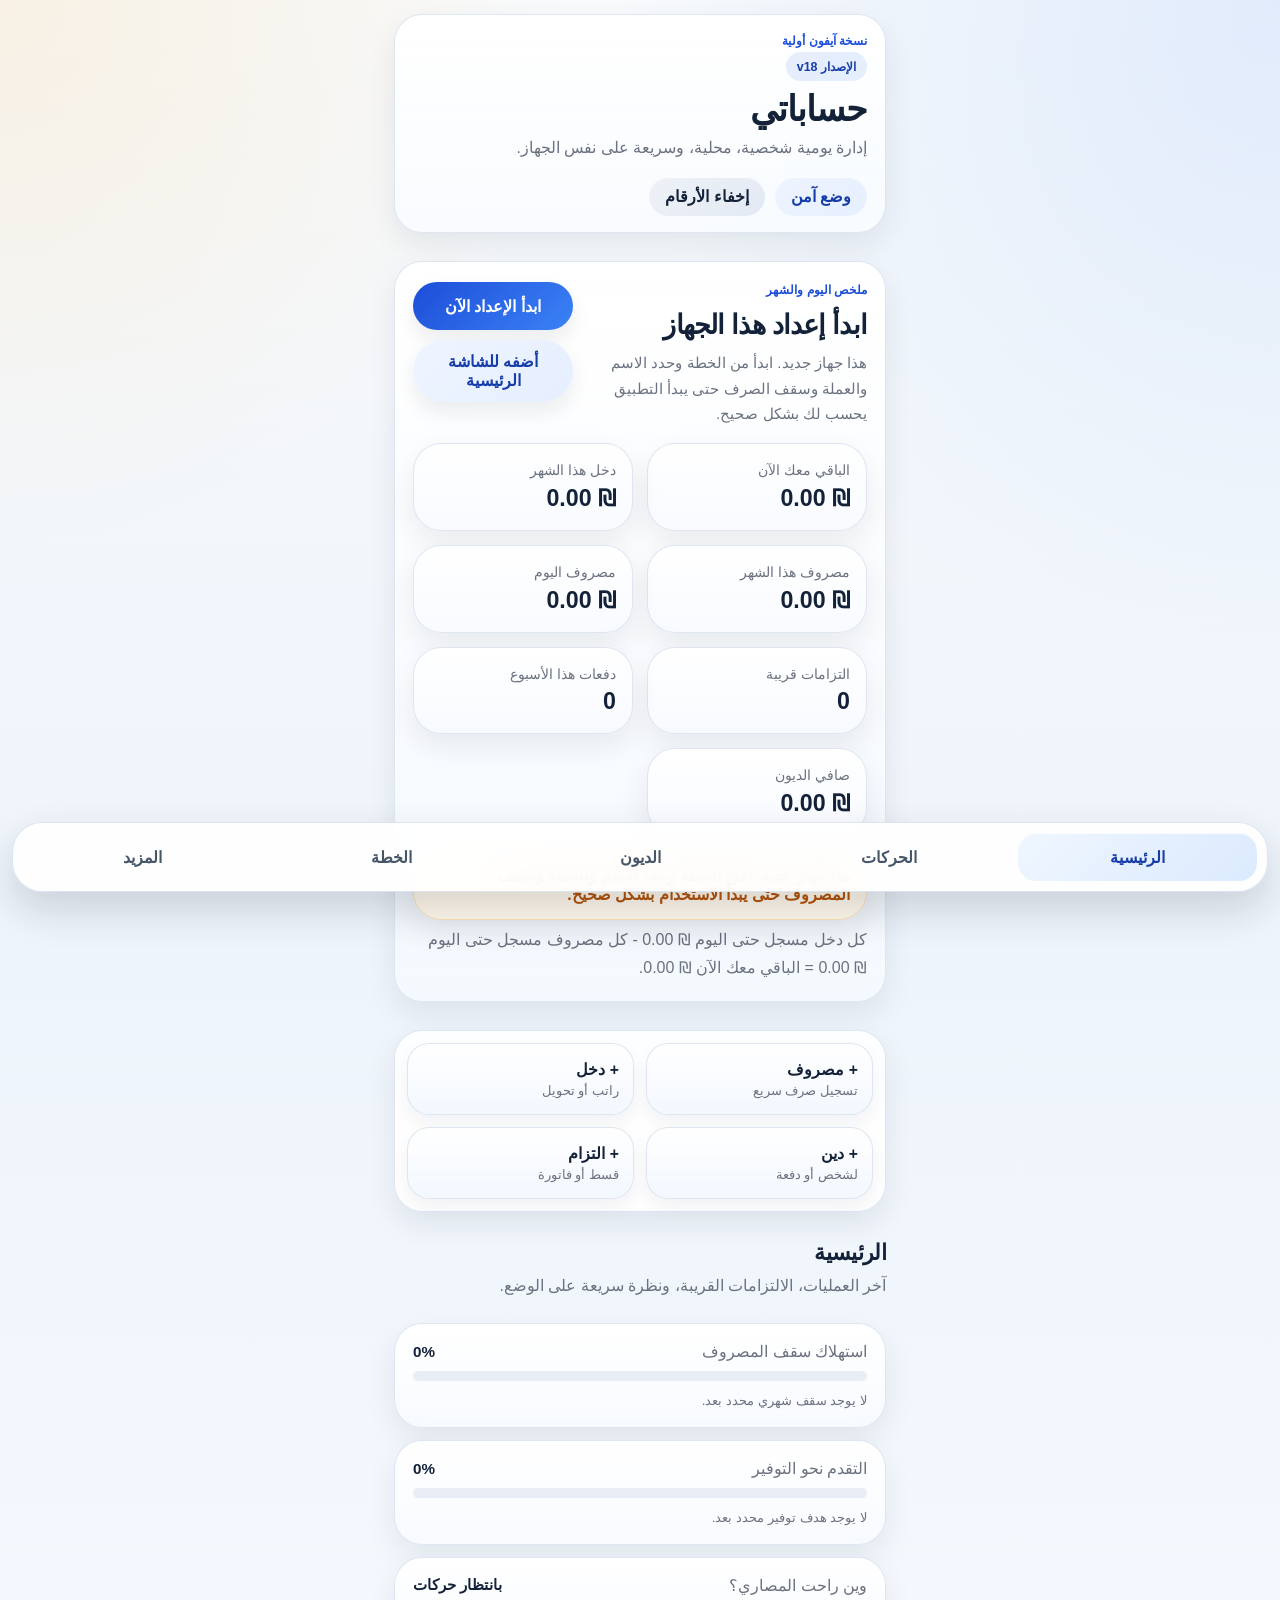
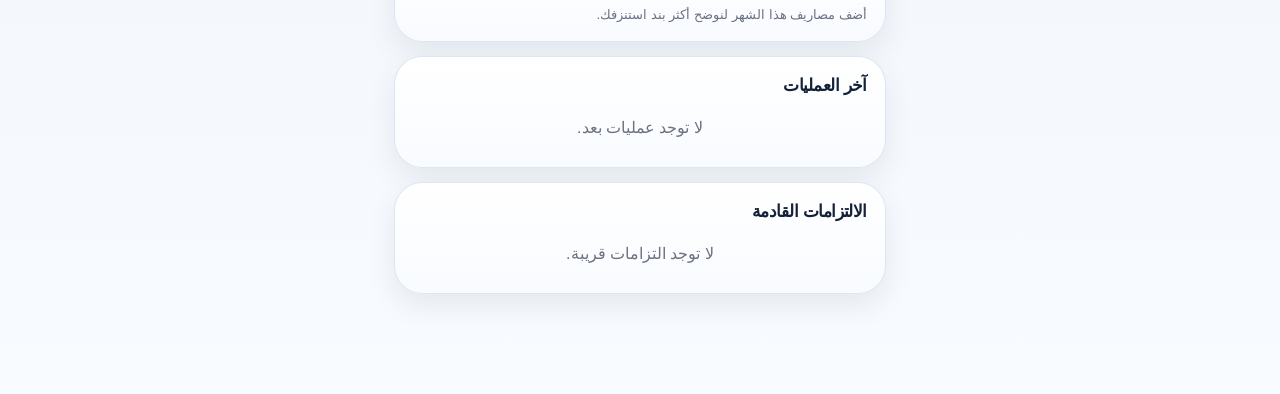
<file: iphone-v18.html>
﻿<!DOCTYPE html>
<html lang="ar" dir="rtl">
<head>
    <meta charset="utf-8" />
    <meta name="viewport" content="width=device-width, initial-scale=1, viewport-fit=cover" />
    <title>حساباتي | آيفون | v18</title>
    <meta name="theme-color" content="#0f172a" />
    <meta name="apple-mobile-web-app-capable" content="yes" />
    <meta name="apple-mobile-web-app-status-bar-style" content="black-translucent" />
    <meta name="apple-mobile-web-app-title" content="حساباتي v18" />
    <link rel="icon" href="./favicon.ico" />
    <link rel="apple-touch-icon" href="./favicon.ico" />
    <style>
:root {
    --bg: #f5f7fb;
    --surface: rgba(255, 255, 255, 0.88);
    --surface-strong: #ffffff;
    --line: #dbe4f0;
    --text: #132238;
    --muted: #6b7280;
    --primary: #1d4ed8;
    --primary-dark: #163da8;
    --danger: #dc2626;
    --success: #15803d;
    --warning: #b45309;
    --shadow: 0 12px 30px rgba(15, 23, 42, 0.08);
    --radius-xl: 28px;
    --radius-lg: 22px;
    --radius-md: 16px;
}

[hidden] { display: none !important; }
* { box-sizing: border-box; }
html { scroll-behavior: smooth; }
body {
    margin: 0;
    min-height: 100vh;
    font-family: "SF Pro Display", "Segoe UI", Tahoma, Arial, sans-serif;
    background:
        radial-gradient(circle at top right, rgba(59, 130, 246, 0.12), transparent 28%),
        radial-gradient(circle at top left, rgba(245, 158, 11, 0.10), transparent 24%),
        linear-gradient(180deg, #f8fafc 0%, #eef4fb 48%, #f8fbff 100%);
    color: var(--text);
}

.app-shell {
    max-width: 520px;
    margin: 0 auto;
    min-height: 100vh;
    padding: calc(env(safe-area-inset-top, 0px) + 14px) 14px calc(env(safe-area-inset-bottom, 0px) + 100px);
}

.app-main,
.panel,
.stack,
.list-stack {
    display: grid;
    gap: 14px;
}

.topbar,
.hero-card,
.quick-actions-card,
.card-form,
.list-card,
.privacy-card,
.metric-card,
.alert-card,
.progress-card {
    background: var(--surface);
    border: 1px solid rgba(219, 228, 240, 0.9);
    border-radius: var(--radius-xl);
    box-shadow: var(--shadow);
    backdrop-filter: blur(14px);
    -webkit-backdrop-filter: blur(14px);
}

.topbar {
    padding: 18px 18px 16px;
    margin-bottom: 14px;
    background:
        linear-gradient(180deg, rgba(255,255,255,0.96), rgba(248,251,255,0.92));
}

.topbar h1,
.privacy-card h1,
.hero-card h2,
.section-head h3,
.section-head h4 {
    margin: 0;
    font-weight: 900;
    letter-spacing: -0.03em;
}

.topbar h1 { font-size: 2.2rem; line-height: 1.05; }
.hero-card h2 { font-size: 1.7rem; line-height: 1.2; }
.section-head h3 { font-size: 1.35rem; }
.section-head h4 { font-size: 1.05rem; }

.eyebrow {
    margin: 0 0 4px;
    color: var(--primary);
    font-size: .78rem;
    font-weight: 800;
}

.version-badge {
    margin: 0 0 10px;
    display: inline-flex;
    align-items: center;
    padding: 7px 11px;
    border-radius: 999px;
    background: linear-gradient(135deg, rgba(29, 78, 216, 0.10), rgba(96, 165, 250, 0.16));
    color: var(--primary-dark);
    font-size: .78rem;
    font-weight: 900;
}

.subtitle,
.section-head p,
.helper {
    margin: 6px 0 0;
    color: var(--muted);
    line-height: 1.7;
}

.topbar-actions,
.hero-head,
.field-grid,
.tabs-inline,
.bottom-nav {
    display: flex;
    gap: 10px;
}

.form-actions {
    display: grid;
    grid-template-columns: repeat(2, minmax(0, 1fr));
    gap: 10px;
}

.topbar-actions {
    margin-top: 16px;
    flex-wrap: wrap;
}

.chip,
.button,
.nav-item,
.mini-tab {
    border: none;
    border-radius: 999px;
    font: inherit;
    cursor: pointer;
    transition: 180ms ease;
}

.chip {
    padding: 10px 16px;
    background: linear-gradient(135deg, #eef4ff, #e6efff);
    color: var(--primary-dark);
    font-weight: 800;
    box-shadow: inset 0 1px 0 rgba(255,255,255,0.8);
}

.chip-dark {
    background: linear-gradient(135deg, #eef2f7, #e3e9f4);
    color: var(--text);
}

.hero-card {
    padding: 20px 18px;
    margin-bottom: 14px;
    background:
        linear-gradient(180deg, rgba(255,255,255,0.96), rgba(245,249,255,0.92));
}

.quick-actions-card {
    padding: 12px;
    display: grid;
    grid-template-columns: repeat(2, minmax(0, 1fr));
    gap: 12px;
    margin-bottom: 14px;
}

.quick-action {
    border: 1px solid rgba(219, 228, 240, 0.9);
    background: linear-gradient(180deg, rgba(255,255,255,0.96), rgba(242,247,255,0.94));
    border-radius: 22px;
    padding: 16px 14px;
    text-align: right;
    color: var(--text);
    box-shadow:
        inset 0 1px 0 rgba(255,255,255,0.75),
        0 8px 18px rgba(15, 23, 42, 0.05);
}

.quick-action strong {
    display: block;
    margin-bottom: 4px;
    font-size: .98rem;
    font-weight: 900;
}

.quick-action span {
    color: var(--muted);
    font-size: .8rem;
}

.hero-head {
    align-items: flex-start;
    justify-content: space-between;
    margin-bottom: 16px;
}

.hero-copy {
    display: grid;
    gap: 8px;
}

.hero-helper {
    margin: 0;
    color: var(--muted);
    line-height: 1.7;
    font-size: .95rem;
}

.hero-actions {
    display: grid;
    gap: 10px;
    min-width: 160px;
}

.summary-grid {
    display: grid;
    grid-template-columns: repeat(2, minmax(0, 1fr));
    gap: 14px;
}

.metric-card {
    padding: 18px 16px;
    background: linear-gradient(180deg, rgba(255,255,255,0.98), rgba(247,250,255,0.92));
}

.metric-card span {
    display: block;
    color: var(--muted);
    font-size: .85rem;
    margin-bottom: 6px;
}

.metric-card strong {
    font-size: 1.45rem;
    font-weight: 900;
}

.alert-card {
    margin-top: 14px;
    padding: 15px 16px;
    color: var(--warning);
    background: #fff8eb;
    border-color: #fde2b2;
    font-weight: 700;
}

.section-head {
    margin-bottom: 10px;
}

.progress-grid {
    display: grid;
    gap: 12px;
}

.progress-card {
    padding: 18px;
    background: linear-gradient(180deg, rgba(255,255,255,0.98), rgba(247,250,255,0.92));
}

.progress-head {
    display: flex;
    align-items: center;
    justify-content: space-between;
    gap: 12px;
    margin-bottom: 10px;
}

.progress-head span,
.progress-card small {
    color: var(--muted);
}

.progress-head strong {
    font-size: .95rem;
    font-weight: 900;
}

.progress-track {
    height: 10px;
    border-radius: 999px;
    background: #e9eef6;
    overflow: hidden;
    margin-bottom: 10px;
}

.progress-bar {
    height: 100%;
    width: 0;
    border-radius: inherit;
    transition: width 220ms ease;
}

.progress-bar.danger {
    background: linear-gradient(90deg, #f59e0b, #ef4444);
}

.progress-bar.success {
    background: linear-gradient(90deg, #34d399, #10b981);
}

.panel { display: none; }
.panel.is-active { display: grid; }
.home-only[hidden] { display: none !important; }

.card-form,
.list-card,
.privacy-card {
    padding: 18px;
    background: linear-gradient(180deg, rgba(255,255,255,0.98), rgba(248,251,255,0.94));
}

.field {
    display: grid;
    gap: 6px;
}

.field span {
    color: var(--text);
    font-size: .9rem;
    font-weight: 800;
}

.input {
    width: 100%;
    min-height: 48px;
    padding: 12px 14px;
    border-radius: 15px;
    border: 1px solid var(--line);
    background: rgba(255,255,255,0.94);
    color: var(--text);
    font: inherit;
    box-shadow: inset 0 1px 2px rgba(15, 23, 42, 0.03);
}

.input.center { text-align: center; }
.input.search-input {
    min-height: 44px;
    padding-inline: 16px;
    background: linear-gradient(180deg, rgba(255,255,255,0.98), rgba(246,249,255,0.96));
}

.field-grid {
    flex-direction: row;
}

.field-grid > .field {
    flex: 1 1 0;
}

.button {
    min-height: 48px;
    padding: 12px 18px;
    font-weight: 900;
    box-shadow: 0 10px 20px rgba(15, 23, 42, 0.08);
}

.button-primary {
    background: linear-gradient(135deg, var(--primary), #3b82f6);
    color: #fff;
}

.button-danger {
    background: linear-gradient(135deg, #d92d20, #ef4444);
    color: #fff;
}

.button-warning {
    background: linear-gradient(135deg, #b45309, #f59e0b);
    color: #fff;
}

.button-outline {
    background: #fff;
    border: 1px solid var(--line);
    color: var(--text);
}

.button-ghost {
    background: linear-gradient(135deg, #eef4ff, #e6efff);
    color: var(--primary-dark);
}

.button:hover,
.chip:hover,
.nav-item:hover,
.mini-tab:hover {
    transform: translateY(-1px);
}

@media (max-width: 420px) {
    .hero-head {
        display: grid;
        gap: 14px;
    }

    .hero-actions {
        width: 100%;
    }
}

.tabs-inline {
    margin-bottom: 8px;
}

.compact-tabs {
    margin-bottom: 12px;
}

.mini-tab {
    min-height: 40px;
    padding: 0 18px;
    background: #edf2fa;
    color: #334155;
    font-weight: 800;
}

.mini-tab.is-active {
    background: var(--primary);
    color: #fff;
}

.money-form { display: none; }
.money-form.is-active { display: grid; gap: 12px; }

.list-item {
    display: flex;
    align-items: center;
    justify-content: space-between;
    gap: 12px;
    padding: 14px 0;
    border-bottom: 1px solid #edf2f7;
}

.list-item:last-child { border-bottom: none; }

.list-title {
    font-weight: 800;
    margin-bottom: 4px;
}

.list-meta {
    color: var(--muted);
    font-size: .84rem;
    line-height: 1.6;
}

.meta-badge {
    display: inline-flex;
    align-items: center;
    min-height: 22px;
    padding: 0 8px;
    margin-inline-start: 6px;
    border-radius: 999px;
    font-size: .72rem;
    font-weight: 900;
    vertical-align: middle;
}

.meta-badge.future {
    background: #fff4e5;
    color: var(--warning);
}

.meta-badge.other-month {
    background: #eef4ff;
    color: var(--primary-dark);
}

.list-value {
    text-align: left;
    font-weight: 900;
    white-space: nowrap;
}

.list-actions {
    display: flex;
    align-items: center;
    gap: 8px;
}

.inline-button {
    min-height: 34px;
    padding: 0 12px;
    border-radius: 999px;
    border: none;
    font: inherit;
    font-size: .78rem;
    font-weight: 900;
    cursor: pointer;
}

.inline-button.success {
    background: #ecfdf3;
    color: var(--success);
}

.inline-button.danger {
    background: #fff1f2;
    color: var(--danger);
}

.tone-income { color: var(--success); }
.tone-expense { color: var(--danger); }
.tone-debt { color: #7c3aed; }
.tone-warning { color: var(--warning); }

.empty-state {
    padding: 12px 0;
    color: var(--muted);
    text-align: center;
}

.summary-inline {
    display: grid;
    gap: 8px;
    margin-bottom: 10px;
}

.toolbar-inline {
    display: grid;
    gap: 10px;
    margin-bottom: 12px;
}

.toggle-row {
    display: flex;
    align-items: center;
    justify-content: space-between;
    gap: 12px;
}

.toggle-row label {
    color: var(--muted);
    font-size: .88rem;
    font-weight: 700;
}

.people-card {
    margin-bottom: 12px;
}

.people-grid {
    display: grid;
    gap: 10px;
}

.person-card {
    padding: 14px;
    border-radius: 18px;
    border: 1px solid #e5ebf4;
    background: linear-gradient(180deg, rgba(255,255,255,0.98), rgba(245,249,255,0.94));
    box-shadow: inset 0 1px 0 rgba(255,255,255,0.8);
}

.person-head {
    display: flex;
    align-items: center;
    justify-content: space-between;
    gap: 10px;
    margin-bottom: 8px;
}

.person-name {
    font-weight: 900;
    font-size: 1rem;
}

.person-meta {
    color: var(--muted);
    font-size: .82rem;
    line-height: 1.6;
}

.person-actions {
    display: flex;
    gap: 8px;
    margin-top: 10px;
}

.person-actions .inline-button {
    flex: 1 1 0;
}

.inline-button.neutral {
    background: #eef4ff;
    color: var(--primary-dark);
}

.schedule-form {
    margin-top: 12px;
}

.schedule-form-anchor {
    scroll-margin-top: 18px;
}

.summary-pill {
    min-height: 44px;
    padding: 0 16px;
    display: flex;
    align-items: center;
    justify-content: space-between;
    gap: 10px;
    background: linear-gradient(180deg, rgba(248,251,255,0.98), rgba(241,247,255,0.96));
    border: 1px solid #e3eaf3;
    border-radius: 16px;
    color: var(--text);
    font-size: .85rem;
}

.bottom-nav {
    position: fixed;
    right: 12px;
    left: 12px;
    bottom: calc(env(safe-area-inset-bottom, 0px) + 8px);
    padding: 10px;
    background: rgba(255, 255, 255, 0.90);
    border: 1px solid rgba(219, 228, 240, 0.95);
    border-radius: 30px;
    box-shadow: 0 18px 40px rgba(15, 23, 42, 0.16);
    backdrop-filter: blur(18px);
    -webkit-backdrop-filter: blur(18px);
    justify-content: space-between;
    z-index: 30;
}

.nav-item {
    flex: 1 1 0;
    min-height: 48px;
    background: transparent;
    color: #475569;
    font-weight: 800;
    border-radius: 18px;
}

.nav-item.is-active {
    background: linear-gradient(135deg, #eff6ff, #dbeafe);
    color: var(--primary-dark);
    box-shadow: inset 0 1px 0 rgba(255,255,255,0.75);
}

.privacy-screen {
    min-height: calc(100vh - 32px);
    display: grid;
    place-items: center;
}

.privacy-card {
    text-align: center;
}

.privacy-badge {
    display: inline-flex;
    align-items: center;
    justify-content: center;
    min-height: 36px;
    padding: 6px 14px;
    border-radius: 999px;
    background: #eff6ff;
    color: var(--primary-dark);
    font-weight: 900;
}

.toast {
    position: fixed;
    inset-inline: 20px;
    bottom: calc(env(safe-area-inset-bottom, 0px) + 84px);
    padding: 13px 16px;
    border-radius: 18px;
    background: rgba(15, 23, 42, 0.92);
    color: #fff;
    text-align: center;
    box-shadow: var(--shadow);
    z-index: 40;
}

@media (max-width: 420px) {
    .app-shell {
        padding-inline: 12px;
    }

    .field-grid,
    .hero-head {
        flex-direction: column;
        align-items: stretch;
    }

    .summary-grid {
        grid-template-columns: 1fr;
    }

    .quick-actions-card {
        grid-template-columns: 1fr;
    }

}

    </style>
</head>
<body>
<div class="app-shell" id="appShell">
        <div class="privacy-screen" id="privacyScreen" hidden>
            <div class="privacy-card">
                <span class="privacy-badge">الوضع الآمن</span>
                <h1>حساباتي</h1>
                <p>أدخل رمز هذا الجهاز للمتابعة.</p>
                <form id="unlockForm" class="stack">
                    <input id="unlockCode" class="input center" type="password" inputmode="numeric" maxlength="12" placeholder="رمز القفل" />
                    <button class="button button-primary" type="submit">فتح التطبيق</button>
                    <p class="helper error" id="unlockError"></p>
                </form>
            </div>
        </div>

        <main class="app-main" id="appMain">
            <header class="topbar">
                <div>
                    <p class="eyebrow">نسخة آيفون أولية</p>
                    <p class="version-badge">الإصدار v18</p>
                    <h1>حساباتي</h1>
                    <p class="subtitle">إدارة يومية شخصية، محلية، وسريعة على نفس الجهاز.</p>
                </div>
                <div class="topbar-actions">
                    <button class="chip" id="safeModeToggle" type="button">وضع آمن</button>
                    <button class="chip chip-dark" id="hideNumbersToggle" type="button">إخفاء الأرقام</button>
                </div>
            </header>

            <section class="hero-card home-only" id="homeHero">
                <div class="hero-head">
                    <div class="hero-copy">
                        <p class="eyebrow">ملخص اليوم والشهر</p>
                        <h2 id="deviceTitle">ابدأ إعداد هذا الجهاز</h2>
                        <p class="hero-helper" id="setupHelper" hidden>
                            هذا جهاز جديد. ابدأ من الخطة وحدد الاسم والعملة وسقف الصرف حتى يبدأ التطبيق يحسب لك بشكل صحيح.
                        </p>
                    </div>
                    <div class="hero-actions">
                        <button
                            class="button button-primary"
                            id="startSetupButton"
                            type="button"
                            onclick="document.querySelectorAll('.panel').forEach(function(p){p.classList.remove('is-active');});document.querySelector('.panel[data-panel=&quot;plan&quot;]')?.classList.add('is-active');document.querySelectorAll('.nav-item').forEach(function(n){n.classList.remove('is-active');});document.querySelector('.nav-item[data-panel-target=&quot;plan&quot;]')?.classList.add('is-active');setTimeout(function(){var i=document.getElementById('profileName');if(i){i.focus();i.scrollIntoView({behavior:'smooth',block:'center'});}},80);"
                        >ابدأ الإعداد الآن</button>
                        <button class="button button-ghost" id="installHintButton" type="button">أضفه للشاشة الرئيسية</button>
                    </div>
                </div>
                <div class="summary-grid">
                    <article class="metric-card">
                        <span>الباقي معك الآن</span>
                        <strong data-money id="monthBalanceValue">₪ 0.00</strong>
                    </article>
                    <article class="metric-card">
                        <span>دخل هذا الشهر</span>
                        <strong data-money id="monthIncomeValue">₪ 0.00</strong>
                    </article>
                    <article class="metric-card">
                        <span>مصروف هذا الشهر</span>
                        <strong data-money id="monthExpenseValue">₪ 0.00</strong>
                    </article>
                    <article class="metric-card">
                        <span>مصروف اليوم</span>
                        <strong data-money id="todayExpenseValue">₪ 0.00</strong>
                    </article>
                    <article class="metric-card">
                        <span>التزامات قريبة</span>
                        <strong id="dueSoonValue">0</strong>
                    </article>
                    <article class="metric-card">
                        <span>دفعات هذا الأسبوع</span>
                        <strong id="dueThisWeekValue">0</strong>
                    </article>
                    <article class="metric-card">
                        <span>صافي الديون</span>
                        <strong data-money id="netDebtValue">₪ 0.00</strong>
                    </article>
                </div>
                <div class="alert-card" id="todayAlert">لا يوجد تنبيه مهم الآن، وضع الميزانية مستقر.</div>
                <p class="helper" id="balanceHelper">هذا هو الرصيد الجاري حتى اليوم بعد احتساب كل دخل ومصروف مسجل بتاريخ اليوم أو قبله.</p>
            </section>

            <section class="quick-actions-card home-only" id="homeQuickActions">
                <button class="quick-action" type="button" data-quick-panel="money" data-quick-money-tab="expense">
                    <strong>+ مصروف</strong>
                    <span>تسجيل صرف سريع</span>
                </button>
                <button class="quick-action" type="button" data-quick-panel="money" data-quick-money-tab="income">
                    <strong>+ دخل</strong>
                    <span>راتب أو تحويل</span>
                </button>
                <button class="quick-action" type="button" data-quick-panel="debts">
                    <strong>+ دين</strong>
                    <span>لشخص أو دفعة</span>
                </button>
                <button class="quick-action" type="button" data-quick-panel="plan">
                    <strong>+ التزام</strong>
                    <span>قسط أو فاتورة</span>
                </button>
            </section>

            <section class="panel is-active" data-panel="home">
                <div class="section-head">
                    <h3>الرئيسية</h3>
                    <p>آخر العمليات، الالتزامات القريبة، ونظرة سريعة على الوضع.</p>
                </div>
                <div class="progress-grid">
                    <article class="progress-card">
                        <div class="progress-head">
                            <span>استهلاك سقف المصروف</span>
                            <strong id="budgetUsagePercent">0%</strong>
                        </div>
                        <div class="progress-track"><div class="progress-bar danger" id="budgetUsageBar"></div></div>
                        <small id="budgetUsageHint">لا يوجد سقف شهري محدد بعد.</small>
                    </article>
                    <article class="progress-card">
                        <div class="progress-head">
                            <span>التقدم نحو التوفير</span>
                            <strong id="savingUsagePercent">0%</strong>
                        </div>
                        <div class="progress-track"><div class="progress-bar success" id="savingUsageBar"></div></div>
                        <small id="savingUsageHint">لا يوجد هدف توفير محدد بعد.</small>
                    </article>
                    <article class="progress-card">
                        <div class="progress-head">
                            <span>وين راحت المصاري؟</span>
                            <strong id="spendingInsightTitle">بانتظار حركات</strong>
                        </div>
                        <small id="spendingInsightHint">أضف مصاريف أكثر لنحلل أعلى بند صرف عندك.</small>
                    </article>
                </div>
                <div class="list-card">
                    <div class="section-head compact">
                        <h4>آخر العمليات</h4>
                    </div>
                    <div id="recentOperations" class="list-stack"></div>
                </div>
                <div class="list-card">
                    <div class="section-head compact">
                        <h4>الالتزامات القادمة</h4>
                    </div>
                    <div id="upcomingCommitments" class="list-stack"></div>
                </div>
            </section>

            <section class="panel" data-panel="money">
                <div class="section-head">
                    <h3>الدخل والمصاريف</h3>
                    <p>إضافة دخل ومصروف بسرعة مع سجل حديث واضح.</p>
                </div>

                <div class="tabs-inline">
                    <button class="mini-tab is-active" data-money-tab="expense" type="button">مصروف</button>
                    <button class="mini-tab" data-money-tab="income" type="button">دخل</button>
                </div>

                <form class="card-form money-form is-active" id="expenseForm" data-money-form="expense">
                    <label class="field">
                        <span>التصنيف</span>
                        <select id="expenseCategory" class="input">
                            <option value="">اختر التصنيف...</option>
                            <option value="أكل">أكل</option>
                            <option value="بيت">بيت</option>
                            <option value="مدارس">مدارس</option>
                            <option value="مواصلات">مواصلات</option>
                            <option value="علاج">علاج</option>
                            <option value="فواتير">فواتير</option>
                            <option value="أولاد">أولاد</option>
                            <option value="مجموعة أغراض">مجموعة أغراض</option>
                            <option value="متفرقات">متفرقات</option>
                            <option value="طوارئ">طوارئ</option>
                        </select>
                    </label>
                    <label class="field">
                        <span>أو أضف تصنيفًا جديدًا سريعًا</span>
                        <input id="expenseCustomCategory" class="input" type="text" placeholder="مثال: قهوة، هدية، حلاقة..." />
                    </label>
                    <div class="field-grid">
                        <label class="field">
                            <span>المبلغ</span>
                            <input id="expenseAmount" class="input" type="text" inputmode="decimal" placeholder="0.00" required />
                        </label>
                        <label class="field">
                            <span>التاريخ</span>
                            <input id="expenseDate" class="input" type="date" required />
                        </label>
                    </div>
                    <label class="field">
                        <span>ملاحظة</span>
                        <input id="expenseNote" class="input" type="text" placeholder="بيض + خبز + لبن، أو أي تفصيل إضافي" />
                    </label>
                    <div class="form-actions">
                        <button class="button button-danger" id="expenseSubmitButton" type="submit">حفظ المصروف</button>
                        <button class="button button-outline" id="expenseCancelEditButton" type="button" hidden>إلغاء التعديل</button>
                    </div>
                </form>

                <form class="card-form money-form" id="incomeForm" data-money-form="income">
                    <label class="field">
                        <span>التصنيف</span>
                        <select id="incomeCategory" class="input">
                            <option value="">اختر التصنيف...</option>
                            <option value="راتب">راتب</option>
                            <option value="دخل إضافي">دخل إضافي</option>
                            <option value="تحويل">تحويل</option>
                            <option value="هدية">هدية</option>
                            <option value="استرداد">استرداد</option>
                            <option value="بيع">بيع</option>
                            <option value="متفرقات">متفرقات</option>
                        </select>
                    </label>
                    <label class="field">
                        <span>أو أضف تصنيف دخل جديدًا</span>
                        <input id="incomeCustomCategory" class="input" type="text" placeholder="مثال: عمولة، مكافأة، سلفة راجعة..." />
                    </label>
                    <div class="field-grid">
                        <label class="field">
                            <span>المبلغ</span>
                            <input id="incomeAmount" class="input" type="text" inputmode="decimal" placeholder="0.00" required />
                        </label>
                        <label class="field">
                            <span>التاريخ</span>
                            <input id="incomeDate" class="input" type="date" required />
                        </label>
                    </div>
                    <label class="field">
                        <span>ملاحظة</span>
                        <input id="incomeNote" class="input" type="text" placeholder="اختياري" />
                    </label>
                    <div class="form-actions">
                        <button class="button button-primary" id="incomeSubmitButton" type="submit">حفظ الدخل</button>
                        <button class="button button-outline" id="incomeCancelEditButton" type="button" hidden>إلغاء التعديل</button>
                    </div>
                </form>

                <div class="list-card">
                    <div class="section-head compact">
                        <h4>سجل العمليات</h4>
                    </div>
                    <div class="toolbar-inline">
                        <input id="moneySearchInput" class="input search-input" type="search" placeholder="ابحث: خبز، راتب، مدارس..." />
                    </div>
                    <div class="tabs-inline compact-tabs">
                        <button class="mini-tab is-active" data-log-filter="all" type="button">الكل</button>
                        <button class="mini-tab" data-log-filter="expense" type="button">مصروف</button>
                        <button class="mini-tab" data-log-filter="income" type="button">دخل</button>
                    </div>
                    <div class="tabs-inline compact-tabs">
                        <button class="mini-tab is-active" data-period-filter="all" type="button">كل الفترات</button>
                        <button class="mini-tab" data-period-filter="month" type="button">هذا الشهر</button>
                        <button class="mini-tab" data-period-filter="week" type="button">هذا الأسبوع</button>
                        <button class="mini-tab" data-period-filter="today" type="button">اليوم</button>
                        <button class="mini-tab" data-period-filter="future" type="button">القادم</button>
                        <button class="mini-tab" data-period-filter="other-month" type="button">خارج الشهر</button>
                    </div>
                    <div id="moneyEntries" class="list-stack"></div>
                </div>
            </section>

            <section class="panel" data-panel="debts">
                <div class="section-head">
                    <h3>الأشخاص والديون</h3>
                    <p>لكل شخص سجل واضح: إله عليك، إليك عليه، والرصيد النهائي.</p>
                </div>

                <form class="card-form" id="debtForm">
                    <div class="field-grid">
                        <label class="field">
                            <span>اسم الشخص</span>
                            <input id="debtPerson" class="input" type="text" placeholder="مثال: أحمد" list="peopleSuggestions" required />
                        </label>
                        <label class="field">
                            <span>نوع الحركة</span>
                            <select id="debtType" class="input">
                                <option value="for-me">إلي عليه</option>
                                <option value="on-me">عليّ إله</option>
                                <option value="paid-to-me">دفع لي</option>
                                <option value="paid-by-me">دفعت له</option>
                            </select>
                        </label>
                    </div>
                    <div class="field-grid">
                        <label class="field">
                            <span>المبلغ</span>
                            <input id="debtAmount" class="input" type="text" inputmode="decimal" placeholder="0.00" required />
                        </label>
                        <label class="field">
                            <span>التاريخ</span>
                            <input id="debtDate" class="input" type="date" required />
                        </label>
                    </div>
                    <label class="field">
                        <span>ملاحظة</span>
                        <input id="debtNote" class="input" type="text" placeholder="مثال: دفعة جزئية" />
                    </label>
                    <div class="form-actions">
                        <button class="button button-primary" id="debtSubmitButton" type="submit">حفظ الحركة</button>
                        <button class="button button-outline" id="debtCancelEditButton" type="button" hidden>إلغاء التعديل</button>
                    </div>
                </form>

                <form class="card-form schedule-form schedule-form-anchor" id="debtPlanForm">
                    <div class="section-head compact">
                        <h4>خطة سداد دين</h4>
                        <p>قسّط الدين على دفعات، وخلي النظام يتابع المواعيد والتأخير والدفع المتأخر.</p>
                    </div>
                    <div class="field-grid">
                        <label class="field">
                            <span>اسم الشخص</span>
                            <input id="debtPlanPerson" class="input" type="text" placeholder="مثال: محمد" list="peopleSuggestions" required />
                        </label>
                        <label class="field">
                            <span>إجمالي الدين</span>
                            <input id="debtPlanTotal" class="input" type="text" inputmode="decimal" placeholder="1000" required />
                        </label>
                    </div>
                    <div class="field-grid">
                        <label class="field">
                            <span>تاريخ أول دفعة</span>
                            <input id="debtPlanStartDate" class="input" type="date" required />
                        </label>
                        <label class="field">
                            <span>عدد الدفعات</span>
                            <input id="debtPlanCount" class="input" type="number" min="1" step="1" placeholder="4" required />
                        </label>
                    </div>
                    <div class="field-grid">
                        <label class="field">
                            <span>نوع التكرار</span>
                            <select id="debtPlanInterval" class="input">
                                <option value="monthly">شهري</option>
                                <option value="weekly">أسبوعي</option>
                                <option value="daily30">كل 30 يوم</option>
                            </select>
                        </label>
                        <label class="field">
                            <span>ملاحظة</span>
                            <input id="debtPlanNote" class="input" type="text" placeholder="مثال: دين بضاعة أو سلفة" />
                        </label>
                    </div>
                    <button class="button button-warning" type="submit">إنشاء خطة السداد</button>
                </form>

                <div class="list-card">
                    <div class="section-head compact">
                        <h4>كشف الديون</h4>
                    </div>
                    <div class="summary-inline" id="debtSummary"></div>
                    <datalist id="peopleSuggestions"></datalist>
                    <div class="people-card">
                        <div class="toolbar-inline">
                            <input id="debtSearchInput" class="input search-input" type="search" placeholder="ابحث عن شخص أو ملاحظة..." />
                            <div class="toggle-row">
                                <label for="showArchivedPeopleToggle">إظهار الأشخاص المؤرشفين</label>
                                <input id="showArchivedPeopleToggle" type="checkbox" />
                            </div>
                        </div>
                        <div class="people-grid" id="peopleOverview"></div>
                    </div>
                    <div id="debtEntries" class="list-stack"></div>
                </div>

                <div class="list-card">
                    <div class="section-head compact">
                        <h4>دفعات الديون المجدولة</h4>
                        <p>كل دفعة تظهر بموعدها، وإذا تأخرت أو دُفعت متأخرًا سنوضح ذلك هنا.</p>
                    </div>
                    <div class="tabs-inline compact-tabs">
                        <button class="mini-tab is-active" data-installment-filter="all" type="button">الكل</button>
                        <button class="mini-tab" data-installment-filter="pending" type="button">بانتظار</button>
                        <button class="mini-tab" data-installment-filter="soon" type="button">هذا الأسبوع</button>
                        <button class="mini-tab" data-installment-filter="overdue" type="button">متأخرة</button>
                        <button class="mini-tab" data-installment-filter="paid" type="button">مدفوعة</button>
                    </div>
                    <form class="card-form" id="installmentEditForm" hidden>
                        <div class="section-head compact">
                            <h4>تعديل دفعة مجدولة</h4>
                            <p>عدّل مبلغ الدفعة أو تاريخها أو ملاحظتها من هنا.</p>
                        </div>
                        <div class="field-grid">
                            <label class="field">
                                <span>المبلغ</span>
                                <input id="installmentEditAmount" class="input" type="text" inputmode="decimal" placeholder="0.00" required />
                            </label>
                            <label class="field">
                                <span>التاريخ</span>
                                <input id="installmentEditDate" class="input" type="date" required />
                            </label>
                        </div>
                        <label class="field">
                            <span>ملاحظة</span>
                            <input id="installmentEditNote" class="input" type="text" placeholder="اختياري" />
                        </label>
                        <div class="form-actions">
                            <button class="button button-primary" id="installmentEditSaveButton" type="submit">حفظ تعديل الدفعة</button>
                            <button class="button button-outline" id="installmentEditCancelButton" type="button">إلغاء</button>
                        </div>
                    </form>
                    <div id="debtInstallmentEntries" class="list-stack"></div>
                </div>
            </section>

            <section class="panel" data-panel="plan">
                <div class="section-head">
                    <h3>الخطة الشهرية والالتزامات</h3>
                    <p>سقف الصرف، هدف التوفير، والأقساط التي يجب متابعتها.</p>
                </div>

                <form class="card-form" id="planForm">
                    <div class="field-grid">
                        <label class="field">
                            <span>اسم الجهاز / الحساب</span>
                            <input id="profileName" class="input" type="text" placeholder="آيفون 16 - حسابي" required />
                        </label>
                        <label class="field">
                            <span>العملة</span>
                            <input id="profileCurrency" class="input" type="text" value="₪" maxlength="10" />
                        </label>
                    </div>
                    <div class="field-grid">
                        <label class="field">
                            <span>سقف المصروف الشهري</span>
                            <input id="profileBudget" class="input" type="text" inputmode="decimal" placeholder="0.00" />
                        </label>
                        <label class="field">
                            <span>هدف التوفير</span>
                            <input id="profileSavingGoal" class="input" type="text" inputmode="decimal" placeholder="0.00" />
                        </label>
                    </div>
                    <label class="field">
                        <span>رمز قفل اختياري</span>
                        <input id="profilePasscode" class="input" type="password" inputmode="numeric" maxlength="12" placeholder="1234" />
                    </label>
                    <button class="button button-primary" type="submit">حفظ الخطة والإعدادات</button>
                </form>

                <form class="card-form" id="commitmentForm">
                    <div class="field-grid">
                        <label class="field">
                            <span>اسم الالتزام</span>
                            <input id="commitmentName" class="input" type="text" placeholder="إيجار، قسط..." required />
                        </label>
                        <label class="field">
                            <span>المبلغ</span>
                            <input id="commitmentAmount" class="input" type="text" inputmode="decimal" placeholder="0.00" required />
                        </label>
                    </div>
                    <div class="field-grid">
                        <label class="field">
                            <span>تاريخ الاستحقاق</span>
                            <input id="commitmentDate" class="input" type="date" required />
                        </label>
                        <label class="field">
                            <span>ملاحظات</span>
                            <input id="commitmentNote" class="input" type="text" placeholder="اختياري" />
                        </label>
                    </div>
                    <div class="form-actions">
                        <button class="button button-warning" id="commitmentSubmitButton" type="submit">حفظ الالتزام</button>
                        <button class="button button-outline" id="commitmentCancelEditButton" type="button" hidden>إلغاء التعديل</button>
                    </div>
                </form>

                <div class="list-card">
                    <div class="section-head compact">
                        <h4>سجل الالتزامات</h4>
                    </div>
                    <div id="commitmentEntries" class="list-stack"></div>
                </div>
            </section>

            <section class="panel" data-panel="more">
                <div class="section-head">
                    <h3>النسخ والخصوصية</h3>
                    <p>نسخة احتياطية، استرجاع، ومسح آمن لبيانات هذا الجهاز.</p>
                </div>

                <div class="card-form">
                    <button class="button button-primary" id="exportBackupButton" type="button">تصدير نسخة JSON</button>
                    <label class="button button-outline file-button">
                        استيراد نسخة
                        <input id="importBackupInput" type="file" accept="application/json" hidden />
                    </label>
                    <button class="button button-outline" id="lockDeviceButton" type="button">قفل الجهاز الآن</button>
                    <button class="button button-danger" id="resetDeviceButton" type="button">تصفير بيانات هذا الجهاز</button>
                    <p class="helper" id="backupStatus">آخر نسخة: لا يوجد بعد.</p>
                </div>

                <form class="card-form" id="reminderForm">
                    <div class="section-head compact">
                        <h4>ذكّرني بعدين</h4>
                        <p>تذكير سريع لشخص، قسط، أو أمر تريد مراجعته لاحقًا.</p>
                    </div>
                    <label class="field">
                        <span>عنوان التذكير</span>
                        <input id="reminderTitle" class="input" type="text" placeholder="مثال: حاسب محمد آخر الأسبوع" required />
                    </label>
                    <div class="field-grid">
                        <label class="field">
                            <span>التاريخ</span>
                            <input id="reminderDate" class="input" type="date" required />
                        </label>
                        <label class="field">
                            <span>ملاحظة</span>
                            <input id="reminderNote" class="input" type="text" placeholder="اختياري" />
                        </label>
                    </div>
                    <div class="form-actions">
                        <button class="button button-primary" id="reminderSubmitButton" type="submit">حفظ التذكير</button>
                        <button class="button button-outline" id="reminderCancelEditButton" type="button" hidden>إلغاء التعديل</button>
                    </div>
                </form>

                <div class="list-card">
                    <div class="section-head compact">
                        <h4>التذكيرات القادمة</h4>
                    </div>
                    <div id="reminderEntries" class="list-stack"></div>
                </div>

                <div class="list-card">
                    <div class="section-head compact">
                        <h4>ملخص آخر الشهر</h4>
                        <p>لقطة سريعة: أين ذهب الصرف، وكيف كان تقييم الشهر؟</p>
                    </div>
                    <div class="summary-inline" id="monthClosingSummary"></div>
                    <div class="list-stack" id="monthClosingInsights"></div>
                </div>

                <div class="list-card">
                    <div class="section-head compact">
                        <h4>أرشفة شهرية ذكية</h4>
                        <p>اقفل الشهر الحالي بلقطة محفوظة وارجع لها لاحقًا إذا أردت.</p>
                    </div>
                    <div class="form-actions">
                        <button class="button button-primary" id="archiveMonthButton" type="button">أرشفة هذا الشهر الآن</button>
                    </div>
                    <div id="monthlyArchivesList" class="list-stack"></div>
                </div>
            </section>
        </main>

        <nav class="bottom-nav">
            <button class="nav-item is-active" type="button" data-panel-target="home"><span>الرئيسية</span></button>
            <button class="nav-item" type="button" data-panel-target="money"><span>الحركات</span></button>
            <button class="nav-item" type="button" data-panel-target="debts"><span>الديون</span></button>
            <button class="nav-item" type="button" data-panel-target="plan"><span>الخطة</span></button>
            <button class="nav-item" type="button" data-panel-target="more"><span>المزيد</span></button>
        </nav>

        <div class="toast" id="toastMessage" hidden></div>
    </div>

    
    <script>
(function () {
    const STORAGE_KEY = "personalaccounts.iphone.v1";
    const DEFAULT_STATE = {
        profile: {
            deviceName: "",
            currency: "₪",
            monthlyBudget: 0,
            savingGoal: 0,
            passcode: "",
            safeMode: false,
            hideNumbers: false
        },
        incomes: [],
        expenses: [],
        debts: [],
        debtPlans: [],
        commitments: [],
        reminders: [],
        archivedPeople: [],
        monthlyArchives: []
    };

    const state = loadState();
    const refs = {
        appMain: document.getElementById("appMain"),
        privacyScreen: document.getElementById("privacyScreen"),
        unlockForm: document.getElementById("unlockForm"),
        unlockCode: document.getElementById("unlockCode"),
        unlockError: document.getElementById("unlockError"),
        deviceTitle: document.getElementById("deviceTitle"),
        monthBalanceValue: document.getElementById("monthBalanceValue"),
        monthIncomeValue: document.getElementById("monthIncomeValue"),
        monthExpenseValue: document.getElementById("monthExpenseValue"),
        todayExpenseValue: document.getElementById("todayExpenseValue"),
        dueSoonValue: document.getElementById("dueSoonValue"),
        dueThisWeekValue: document.getElementById("dueThisWeekValue"),
        netDebtValue: document.getElementById("netDebtValue"),
        todayAlert: document.getElementById("todayAlert"),
        balanceHelper: document.getElementById("balanceHelper"),
        recentOperations: document.getElementById("recentOperations"),
        upcomingCommitments: document.getElementById("upcomingCommitments"),
        moneyEntries: document.getElementById("moneyEntries"),
        moneySearchInput: document.getElementById("moneySearchInput"),
        debtEntries: document.getElementById("debtEntries"),
        debtInstallmentEntries: document.getElementById("debtInstallmentEntries"),
        installmentEditForm: document.getElementById("installmentEditForm"),
        installmentEditSaveButton: document.getElementById("installmentEditSaveButton"),
        installmentEditCancelButton: document.getElementById("installmentEditCancelButton"),
        debtSummary: document.getElementById("debtSummary"),
        debtPlanForm: document.getElementById("debtPlanForm"),
        peopleSuggestions: document.getElementById("peopleSuggestions"),
        debtSearchInput: document.getElementById("debtSearchInput"),
        showArchivedPeopleToggle: document.getElementById("showArchivedPeopleToggle"),
        peopleOverview: document.getElementById("peopleOverview"),
        commitmentEntries: document.getElementById("commitmentEntries"),
        reminderEntries: document.getElementById("reminderEntries"),
        monthClosingSummary: document.getElementById("monthClosingSummary"),
        monthClosingInsights: document.getElementById("monthClosingInsights"),
        archiveMonthButton: document.getElementById("archiveMonthButton"),
        monthlyArchivesList: document.getElementById("monthlyArchivesList"),
        setupHelper: document.getElementById("setupHelper"),
        toast: document.getElementById("toastMessage"),
        homeHero: document.getElementById("homeHero"),
        homeQuickActions: document.getElementById("homeQuickActions"),
        backupStatus: document.getElementById("backupStatus"),
        safeModeToggle: document.getElementById("safeModeToggle"),
        hideNumbersToggle: document.getElementById("hideNumbersToggle"),
        budgetUsagePercent: document.getElementById("budgetUsagePercent"),
        budgetUsageBar: document.getElementById("budgetUsageBar"),
        budgetUsageHint: document.getElementById("budgetUsageHint"),
        savingUsagePercent: document.getElementById("savingUsagePercent"),
        savingUsageBar: document.getElementById("savingUsageBar"),
        savingUsageHint: document.getElementById("savingUsageHint"),
        spendingInsightTitle: document.getElementById("spendingInsightTitle"),
        spendingInsightHint: document.getElementById("spendingInsightHint"),
        startSetupButton: document.getElementById("startSetupButton"),
        expenseSubmitButton: document.getElementById("expenseSubmitButton"),
        expenseCancelEditButton: document.getElementById("expenseCancelEditButton"),
        incomeSubmitButton: document.getElementById("incomeSubmitButton"),
        incomeCancelEditButton: document.getElementById("incomeCancelEditButton"),
        debtSubmitButton: document.getElementById("debtSubmitButton"),
        debtCancelEditButton: document.getElementById("debtCancelEditButton"),
        commitmentSubmitButton: document.getElementById("commitmentSubmitButton"),
        commitmentCancelEditButton: document.getElementById("commitmentCancelEditButton"),
        reminderSubmitButton: document.getElementById("reminderSubmitButton"),
        reminderCancelEditButton: document.getElementById("reminderCancelEditButton")
    };
    let currentLogFilter = "all";
    let currentMoneyPeriod = "all";
    let currentInstallmentFilter = "all";
    let currentMoneySearch = "";
    let currentDebtSearch = "";
    let showArchivedPeople = false;
    let unlocked = !state.profile.passcode || !state.profile.safeMode;
    let toastTimer = 0;
    let editingExpenseId = "";
    let editingIncomeId = "";
    let editingDebtId = "";
    let editingCommitmentId = "";
    let editingReminderId = "";
    let editingInstallmentPlanId = "";
    let editingInstallmentId = "";

    function bind() {
        document.querySelectorAll("[data-panel-target]").forEach((button) => {
            button.addEventListener("click", () => switchPanel(button.getAttribute("data-panel-target")));
        });

        document.querySelectorAll("[data-money-tab]").forEach((button) => {
            button.addEventListener("click", () => switchMoneyTab(button.getAttribute("data-money-tab")));
        });

        document.querySelectorAll("[data-log-filter]").forEach((button) => {
            button.addEventListener("click", () => switchLogFilter(button.getAttribute("data-log-filter")));
        });
        document.querySelectorAll("[data-period-filter]").forEach((button) => {
            button.addEventListener("click", () => switchMoneyPeriod(button.getAttribute("data-period-filter")));
        });
        document.querySelectorAll("[data-installment-filter]").forEach((button) => {
            button.addEventListener("click", () => switchInstallmentFilter(button.getAttribute("data-installment-filter")));
        });

        document.querySelectorAll("[data-quick-panel]").forEach((button) => {
            button.addEventListener("click", () => {
                const panel = button.getAttribute("data-quick-panel");
                switchPanel(panel);
                const moneyTab = button.getAttribute("data-quick-money-tab");
                if (moneyTab) {
                    switchMoneyTab(moneyTab);
                }
            });
        });

        document.getElementById("expenseForm").addEventListener("submit", onExpenseSubmit);
        document.getElementById("incomeForm").addEventListener("submit", onIncomeSubmit);
        document.getElementById("debtForm").addEventListener("submit", onDebtSubmit);
        document.getElementById("debtPlanForm").addEventListener("submit", onDebtPlanSubmit);
        document.getElementById("installmentEditForm").addEventListener("submit", onInstallmentEditSubmit);
        document.getElementById("commitmentForm").addEventListener("submit", onCommitmentSubmit);
        document.getElementById("planForm").addEventListener("submit", onPlanSubmit);
        document.getElementById("reminderForm").addEventListener("submit", onReminderSubmit);
        document.getElementById("exportBackupButton").addEventListener("click", exportBackup);
        document.getElementById("importBackupInput").addEventListener("change", importBackup);
        document.getElementById("resetDeviceButton").addEventListener("click", resetDevice);
        document.getElementById("lockDeviceButton").addEventListener("click", lockNow);
        refs.archiveMonthButton.addEventListener("click", archiveCurrentMonth);
        document.getElementById("installHintButton").addEventListener("click", showInstallHint);
        refs.startSetupButton.addEventListener("click", startSetup);
        refs.safeModeToggle.addEventListener("click", toggleSafeMode);
        refs.hideNumbersToggle.addEventListener("click", toggleHideNumbers);
        refs.unlockForm.addEventListener("submit", unlock);
        refs.moneySearchInput.addEventListener("input", () => {
            currentMoneySearch = refs.moneySearchInput.value.trim().toLowerCase();
            render();
        });
        refs.debtSearchInput.addEventListener("input", () => {
            currentDebtSearch = refs.debtSearchInput.value.trim().toLowerCase();
            render();
        });
        refs.showArchivedPeopleToggle.addEventListener("change", () => {
            showArchivedPeople = refs.showArchivedPeopleToggle.checked;
            render();
        });
        refs.expenseCancelEditButton.addEventListener("click", resetExpenseForm);
        refs.incomeCancelEditButton.addEventListener("click", resetIncomeForm);
        refs.debtCancelEditButton.addEventListener("click", resetDebtForm);
        refs.commitmentCancelEditButton.addEventListener("click", resetCommitmentForm);
        refs.reminderCancelEditButton.addEventListener("click", resetReminderForm);
        refs.installmentEditCancelButton.addEventListener("click", resetInstallmentEditForm);
    }

    function seedDates() {
        const today = dateValue(new Date());
        ["expenseDate", "incomeDate", "debtDate", "commitmentDate", "debtPlanStartDate"].forEach((id) => {
            const element = document.getElementById(id);
            if (element && !element.value) element.value = today;
        });
        const reminderDate = document.getElementById("reminderDate");
        if (reminderDate && !reminderDate.value) reminderDate.value = today;
    }

    function onExpenseSubmit(event) {
        event.preventDefault();
        const customCategory = value("expenseCustomCategory");
        const selectedCategory = value("expenseCategory");
        const finalCategory = customCategory || selectedCategory;
        if (!finalCategory) {
            toast("اختر تصنيفًا أو أضف تصنيفًا جديدًا.");
            return;
        }
        const isEditing = !!editingExpenseId;
        const payload = {
            title: finalCategory,
            amount: amount("expenseAmount"),
            date: value("expenseDate"),
            category: finalCategory,
            note: value("expenseNote")
        };
        if (editingExpenseId) {
            state.expenses = state.expenses.map((item) =>
                item.id === editingExpenseId ? { ...item, ...payload } : item
            );
        } else {
            state.expenses.unshift({
                id: crypto.randomUUID(),
                ...payload,
                createdAt: new Date().toISOString()
            });
        }
        saveState();
        resetExpenseForm();
        toast(isEditing ? "تم تعديل المصروف." : "تم حفظ المصروف.");
        render();
    }

    function onIncomeSubmit(event) {
        event.preventDefault();
        const customCategory = value("incomeCustomCategory");
        const selectedCategory = value("incomeCategory");
        const finalCategory = customCategory || selectedCategory;
        if (!finalCategory) {
            toast("اختر تصنيف دخل أو أضف تصنيفًا جديدًا.");
            return;
        }
        const isEditing = !!editingIncomeId;
        const payload = {
            title: finalCategory,
            amount: amount("incomeAmount"),
            date: value("incomeDate"),
            category: finalCategory,
            note: value("incomeNote")
        };
        if (editingIncomeId) {
            state.incomes = state.incomes.map((item) =>
                item.id === editingIncomeId ? { ...item, ...payload } : item
            );
        } else {
            state.incomes.unshift({
                id: crypto.randomUUID(),
                ...payload,
                createdAt: new Date().toISOString()
            });
        }
        saveState();
        resetIncomeForm();
        toast(isEditing ? "تم تعديل الدخل." : "تم حفظ الدخل.");
        render();
    }

    function onDebtSubmit(event) {
        event.preventDefault();
        const isEditing = !!editingDebtId;
        const payload = {
            person: value("debtPerson"),
            type: value("debtType"),
            amount: amount("debtAmount"),
            date: value("debtDate"),
            note: value("debtNote")
        };
        if (editingDebtId) {
            state.debts = state.debts.map((item) =>
                item.id === editingDebtId ? { ...item, ...payload } : item
            );
        } else {
            state.debts.unshift({
                id: crypto.randomUUID(),
                ...payload,
                createdAt: new Date().toISOString()
            });
        }
        saveState();
        resetDebtForm();
        toast(isEditing ? "تم تعديل حركة الدين." : "تم حفظ حركة الدين.");
        render();
    }

    function onCommitmentSubmit(event) {
        event.preventDefault();
        const isEditing = !!editingCommitmentId;
        const payload = {
            name: value("commitmentName"),
            amount: amount("commitmentAmount"),
            dueDate: value("commitmentDate"),
            note: value("commitmentNote")
        };
        if (editingCommitmentId) {
            state.commitments = state.commitments.map((item) =>
                item.id === editingCommitmentId ? { ...item, ...payload } : item
            );
        } else {
            state.commitments.unshift({
                id: crypto.randomUUID(),
                ...payload,
                isPaid: false,
                createdAt: new Date().toISOString()
            });
        }
        saveState();
        resetCommitmentForm();
        toast(isEditing ? "تم تعديل الالتزام." : "تم حفظ الالتزام.");
        render();
    }

    function onDebtPlanSubmit(event) {
        event.preventDefault();
        const person = value("debtPlanPerson");
        const total = amount("debtPlanTotal");
        const count = Math.max(1, Math.round(Number(document.getElementById("debtPlanCount").value || 1)));
        const startDate = value("debtPlanStartDate");
        const interval = value("debtPlanInterval") || "monthly";
        const note = value("debtPlanNote");

        const installments = buildInstallments(total, count, startDate).map((item, index) => ({
            id: crypto.randomUUID(),
            sequence: index + 1,
            amount: item.amount,
            dueDate: shiftDateByInterval(startDate, interval, index),
            isPaid: false,
            paidAt: "",
            note
        }));

        state.debtPlans.unshift(syncDebtPlan({
            id: crypto.randomUUID(),
            person,
            totalAmount: total,
            installmentCount: count,
            interval,
            startDate,
            note,
            installments,
            createdAt: new Date().toISOString()
        }));
        saveState();
        event.target.reset();
        seedDates();
        toast("تم إنشاء خطة السداد.");
        render();
    }

    function onPlanSubmit(event) {
        event.preventDefault();
        state.profile.deviceName = value("profileName");
        state.profile.currency = value("profileCurrency") || "₪";
        state.profile.monthlyBudget = amount("profileBudget");
        state.profile.savingGoal = amount("profileSavingGoal");
        state.profile.passcode = value("profilePasscode");
        saveState();
        unlocked = !state.profile.passcode || !state.profile.safeMode || unlocked;
        toast("تم حفظ الخطة وإعدادات الجهاز.");
        render();
        switchPanel("home");
    }

    function onInstallmentEditSubmit(event) {
        event.preventDefault();
        if (!editingInstallmentPlanId || !editingInstallmentId) {
            toast("لا توجد دفعة محددة للتعديل.");
            return;
        }

        const nextAmount = amount("installmentEditAmount");
        const nextDate = value("installmentEditDate");
        const nextNote = value("installmentEditNote");

        state.debtPlans = state.debtPlans.map((plan) => {
            if (plan.id !== editingInstallmentPlanId) return plan;
            const nextInstallments = (plan.installments || []).map((item) =>
                item.id === editingInstallmentId
                    ? { ...item, amount: nextAmount, dueDate: nextDate, note: nextNote }
                    : item
            );
            return syncDebtPlan({
                ...plan,
                installments: nextInstallments
            });
        });

        saveState();
        resetInstallmentEditForm();
        render();
        toast("تم تعديل الدفعة المجدولة.");
    }

    function onReminderSubmit(event) {
        event.preventDefault();
        const isEditing = !!editingReminderId;
        const payload = {
            title: value("reminderTitle"),
            date: value("reminderDate"),
            note: value("reminderNote")
        };
        if (editingReminderId) {
            state.reminders = state.reminders.map((item) =>
                item.id === editingReminderId ? { ...item, ...payload } : item
            );
        } else {
            state.reminders.unshift({
                id: crypto.randomUUID(),
                ...payload,
                isDone: false,
                createdAt: new Date().toISOString()
            });
        }
        saveState();
        resetReminderForm();
        toast(isEditing ? "تم تعديل التذكير." : "تم حفظ التذكير.");
        render();
    }

    function switchPanel(panel) {
        document.querySelectorAll(".panel").forEach((item) => item.classList.toggle("is-active", item.getAttribute("data-panel") === panel));
        document.querySelectorAll(".nav-item").forEach((item) => item.classList.toggle("is-active", item.getAttribute("data-panel-target") === panel));
        const isHome = panel === "home";
        if (refs.homeHero) refs.homeHero.hidden = !isHome;
        if (refs.homeQuickActions) refs.homeQuickActions.hidden = !isHome;
        window.scrollTo({ top: 0, behavior: "smooth" });
    }

    function switchMoneyTab(tab) {
        document.querySelectorAll(".mini-tab").forEach((item) => item.classList.toggle("is-active", item.getAttribute("data-money-tab") === tab));
        document.querySelectorAll(".money-form").forEach((item) => item.classList.toggle("is-active", item.getAttribute("data-money-form") === tab));
    }

    function switchLogFilter(filter) {
        currentLogFilter = filter;
        document.querySelectorAll("[data-log-filter]").forEach((item) => item.classList.toggle("is-active", item.getAttribute("data-log-filter") === filter));
        render();
    }

    function switchMoneyPeriod(period) {
        currentMoneyPeriod = period;
        document.querySelectorAll("[data-period-filter]").forEach((item) => item.classList.toggle("is-active", item.getAttribute("data-period-filter") === period));
        render();
    }

    function switchInstallmentFilter(filter) {
        currentInstallmentFilter = filter;
        document.querySelectorAll("[data-installment-filter]").forEach((item) => item.classList.toggle("is-active", item.getAttribute("data-installment-filter") === filter));
        render();
    }

    function unlock(event) {
        event.preventDefault();
        if (value("unlockCode") === state.profile.passcode) {
            unlocked = true;
            refs.unlockError.textContent = "";
            refs.unlockCode.value = "";
            render();
            return;
        }
        refs.unlockError.textContent = "رمز القفل غير صحيح.";
    }

    function toggleSafeMode() {
        state.profile.safeMode = !state.profile.safeMode;
        saveState();
        if (state.profile.safeMode && state.profile.passcode) {
            unlocked = false;
        }
        render();
        toast(state.profile.safeMode ? "تم تفعيل الوضع الآمن." : "تم إيقاف الوضع الآمن.");
    }

    function toggleHideNumbers() {
        state.profile.hideNumbers = !state.profile.hideNumbers;
        saveState();
        render();
    }

    function lockNow() {
        if (!state.profile.passcode) {
            toast("أضف رمز قفل أولًا من قسم الخطة.");
            return;
        }
        unlocked = false;
        render();
    }

    function showInstallHint() {
        toast("من Safari اضغط مشاركة ثم أضفه للشاشة الرئيسية. هذه نسخة v18.");
    }

    function startSetup() {
        switchPanel("plan");
        toast("افتح الاسم والعملة وسقف المصروف من هنا.");
        window.setTimeout(() => {
            const nameInput = document.getElementById("profileName");
            if (nameInput) {
                nameInput.focus();
                nameInput.scrollIntoView({ behavior: "smooth", block: "center" });
            }
        }, 260);
    }

    function setFormEditing(button, cancelButton, editing, editLabel, createLabel) {
        button.textContent = editing ? editLabel : createLabel;
        cancelButton.hidden = !editing;
    }

    function resetExpenseForm() {
        editingExpenseId = "";
        document.getElementById("expenseForm").reset();
        seedDates();
        setValue("expenseCategory", "");
        setValue("expenseCustomCategory", "");
        setFormEditing(refs.expenseSubmitButton, refs.expenseCancelEditButton, false, "حفظ التعديل", "حفظ المصروف");
    }

    function resetIncomeForm() {
        editingIncomeId = "";
        document.getElementById("incomeForm").reset();
        seedDates();
        setValue("incomeCategory", "");
        setValue("incomeCustomCategory", "");
        setFormEditing(refs.incomeSubmitButton, refs.incomeCancelEditButton, false, "حفظ التعديل", "حفظ الدخل");
    }

    function resetDebtForm() {
        editingDebtId = "";
        document.getElementById("debtForm").reset();
        seedDates();
        setFormEditing(refs.debtSubmitButton, refs.debtCancelEditButton, false, "حفظ التعديل", "حفظ الحركة");
    }

    function resetCommitmentForm() {
        editingCommitmentId = "";
        document.getElementById("commitmentForm").reset();
        seedDates();
        setFormEditing(refs.commitmentSubmitButton, refs.commitmentCancelEditButton, false, "حفظ التعديل", "حفظ الالتزام");
    }

    function resetReminderForm() {
        editingReminderId = "";
        document.getElementById("reminderForm").reset();
        seedDates();
        setFormEditing(refs.reminderSubmitButton, refs.reminderCancelEditButton, false, "حفظ التعديل", "حفظ التذكير");
    }

    function resetInstallmentEditForm() {
        editingInstallmentPlanId = "";
        editingInstallmentId = "";
        document.getElementById("installmentEditForm").reset();
        refs.installmentEditForm.hidden = true;
    }

    function startEditMoney(kind, id) {
        const source = kind === "expense" ? state.expenses : state.incomes;
        const item = source.find((entry) => entry.id === id);
        if (!item) return;
        switchPanel("money");
        switchMoneyTab(kind);
        if (kind === "expense") {
            editingExpenseId = id;
            setValue("expenseAmount", item.amount);
            setValue("expenseDate", item.date);
            const presetCategories = ["أكل", "بيت", "مدارس", "مواصلات", "علاج", "فواتير", "أولاد", "مجموعة أغراض", "متفرقات", "طوارئ"];
            const categoryValue = item.category || item.title || "";
            if (presetCategories.includes(categoryValue)) {
                setValue("expenseCategory", categoryValue);
                setValue("expenseCustomCategory", "");
            } else {
                setValue("expenseCategory", "");
                setValue("expenseCustomCategory", categoryValue);
            }
            setValue("expenseNote", item.note || "");
            setFormEditing(refs.expenseSubmitButton, refs.expenseCancelEditButton, true, "حفظ التعديل", "حفظ المصروف");
            document.getElementById("expenseCategory")?.focus();
        } else {
            editingIncomeId = id;
            setValue("incomeAmount", item.amount);
            setValue("incomeDate", item.date);
            const presetCategories = ["راتب", "دخل إضافي", "تحويل", "هدية", "استرداد", "بيع", "متفرقات"];
            const categoryValue = item.category || item.title || "";
            if (presetCategories.includes(categoryValue)) {
                setValue("incomeCategory", categoryValue);
                setValue("incomeCustomCategory", "");
            } else {
                setValue("incomeCategory", "");
                setValue("incomeCustomCategory", categoryValue);
            }
            setValue("incomeNote", item.note || "");
            setFormEditing(refs.incomeSubmitButton, refs.incomeCancelEditButton, true, "حفظ التعديل", "حفظ الدخل");
            document.getElementById("incomeCategory")?.focus();
        }
        toast("يمكنك الآن تعديل الحركة ثم حفظها.");
    }

    function startEditDebt(id) {
        const item = state.debts.find((entry) => entry.id === id);
        if (!item) return;
        switchPanel("debts");
        editingDebtId = id;
        setValue("debtPerson", item.person);
        setValue("debtType", item.type);
        setValue("debtAmount", item.amount);
        setValue("debtDate", item.date);
        setValue("debtNote", item.note || "");
        setFormEditing(refs.debtSubmitButton, refs.debtCancelEditButton, true, "حفظ التعديل", "حفظ الحركة");
        document.getElementById("debtPerson")?.focus();
        toast("عدّل حركة الدين ثم احفظها.");
    }

    function startEditCommitment(id) {
        const item = state.commitments.find((entry) => entry.id === id);
        if (!item) return;
        switchPanel("plan");
        editingCommitmentId = id;
        setValue("commitmentName", item.name);
        setValue("commitmentAmount", item.amount);
        setValue("commitmentDate", item.dueDate);
        setValue("commitmentNote", item.note || "");
        setFormEditing(refs.commitmentSubmitButton, refs.commitmentCancelEditButton, true, "حفظ التعديل", "حفظ الالتزام");
        document.getElementById("commitmentName")?.focus();
        toast("عدّل الالتزام ثم احفظه.");
    }

    function startEditReminder(id) {
        const item = state.reminders.find((entry) => entry.id === id);
        if (!item) return;
        switchPanel("more");
        editingReminderId = id;
        setValue("reminderTitle", item.title);
        setValue("reminderDate", item.date);
        setValue("reminderNote", item.note || "");
        setFormEditing(refs.reminderSubmitButton, refs.reminderCancelEditButton, true, "حفظ التعديل", "حفظ التذكير");
        document.getElementById("reminderTitle")?.focus();
        toast("عدّل التذكير ثم احفظه.");
    }

    function deleteMoney(kind, id) {
        if (!id) return;
        if (!window.confirm("هل تريد حذف هذه الحركة؟")) return;
        if (kind === "expense") {
            state.expenses = state.expenses.filter((item) => item.id !== id);
            if (editingExpenseId === id) resetExpenseForm();
        } else {
            state.incomes = state.incomes.filter((item) => item.id !== id);
            if (editingIncomeId === id) resetIncomeForm();
        }
        saveState();
        render();
        toast("تم حذف الحركة.");
    }

    function deleteDebt(id) {
        if (!id) return;
        if (!window.confirm("هل تريد حذف حركة الدين هذه؟")) return;
        state.debts = state.debts.filter((item) => item.id !== id);
        if (editingDebtId === id) resetDebtForm();
        saveState();
        render();
        toast("تم حذف حركة الدين.");
    }

    function startEditInstallment(planId, installmentId) {
        const plan = state.debtPlans.find((item) => item.id === planId);
        const installment = plan?.installments?.find((item) => item.id === installmentId);
        if (!plan || !installment) {
            toast("تعذر العثور على الدفعة المطلوبة.");
            return;
        }
        editingInstallmentPlanId = planId;
        editingInstallmentId = installmentId;
        setValue("installmentEditAmount", installment.amount);
        setValue("installmentEditDate", installment.dueDate);
        setValue("installmentEditNote", installment.note || plan.note || "");
        refs.installmentEditForm.hidden = false;
        refs.installmentEditForm.scrollIntoView({ behavior: "smooth", block: "start" });
        document.getElementById("installmentEditAmount")?.focus();
        toast(`تعديل دفعة ${installment.sequence}/${plan.installmentCount} لـ ${plan.person}.`);
    }

    function deleteInstallment(planId, installmentId) {
        if (!planId || !installmentId) return;
        if (!window.confirm("هل تريد حذف هذه الدفعة المجدولة؟")) return;

        const nextPlans = [];
        state.debtPlans.forEach((plan) => {
            if (plan.id !== planId) {
                nextPlans.push(plan);
                return;
            }
            const nextInstallments = (plan.installments || []).filter((item) => item.id !== installmentId);
            if (!nextInstallments.length) {
                return;
            }
            nextPlans.push(syncDebtPlan({
                ...plan,
                installments: nextInstallments
            }));
        });
        state.debtPlans = nextPlans;

        if (editingInstallmentPlanId === planId && editingInstallmentId === installmentId) {
            resetInstallmentEditForm();
        }
        saveState();
        render();
        toast("تم حذف الدفعة المجدولة.");
    }

    function exportBackup() {
        const blob = new Blob([JSON.stringify(state, null, 2)], { type: "application/json" });
        const url = URL.createObjectURL(blob);
        const link = document.createElement("a");
        link.href = url;
        link.download = "personalaccounts-iphone-backup.json";
        link.click();
        URL.revokeObjectURL(url);
        refs.backupStatus.textContent = "آخر نسخة: تم التصدير الآن.";
        toast("تم تصدير نسخة JSON.");
    }

    function importBackup(event) {
        const file = event.target.files && event.target.files[0];
        if (!file) return;
        const reader = new FileReader();
        reader.onload = function () {
            try {
                const data = JSON.parse(String(reader.result || "{}"));
                Object.assign(state, normalizeState(data));
                saveState();
                unlocked = !state.profile.passcode || !state.profile.safeMode;
                toast("تم استيراد النسخة.");
                render();
            } catch {
                toast("تعذر قراءة النسخة.");
            }
        };
        reader.readAsText(file);
        event.target.value = "";
    }

    function resetDevice() {
        if (!window.confirm("سيتم حذف كل بيانات هذا الجهاز المحلي. هل تريد المتابعة؟")) return;
        localStorage.removeItem(STORAGE_KEY);
        Object.assign(state, normalizeState(DEFAULT_STATE));
        unlocked = true;
        seedDates();
        render();
        toast("تم تصفير بيانات هذا الجهاز.");
    }

    function render() {
        const hidden = !!state.profile.hideNumbers;
        const isConfigured = !!state.profile.deviceName;
        const hasEntries = !!(state.incomes.length || state.expenses.length || state.debts.length || state.commitments.length);
        const needsSetup = !isConfigured && !hasEntries;

        refs.deviceTitle.textContent = state.profile.deviceName || "ابدأ إعداد هذا الجهاز";
        refs.setupHelper.hidden = !needsSetup;
        refs.startSetupButton.hidden = !needsSetup;
        setValue("profileName", state.profile.deviceName);
        setValue("profileCurrency", state.profile.currency || "₪");
        setValue("profileBudget", state.profile.monthlyBudget || "");
        setValue("profileSavingGoal", state.profile.savingGoal || "");
        setValue("profilePasscode", state.profile.passcode || "");
        refs.safeModeToggle.textContent = state.profile.safeMode ? "إيقاف الوضع الآمن" : "وضع آمن";
        refs.hideNumbersToggle.textContent = hidden ? "إظهار الأرقام" : "إخفاء الأرقام";
        refs.showArchivedPeopleToggle.checked = showArchivedPeople;
        refs.appMain.hidden = state.profile.safeMode && !!state.profile.passcode && !unlocked;
        refs.privacyScreen.hidden = !state.profile.safeMode || !state.profile.passcode || unlocked;
        const activePanel = document.querySelector(".panel.is-active")?.getAttribute("data-panel") || "home";
        if (refs.homeHero) refs.homeHero.hidden = activePanel !== "home";
        if (refs.homeQuickActions) refs.homeQuickActions.hidden = activePanel !== "home";

        const currency = state.profile.currency || "₪";
        const incomesMonth = monthItems(state.incomes);
        const expensesMonth = monthItems(state.expenses);
        const incomesToDate = itemsUpToToday(state.incomes);
        const expensesToDate = itemsUpToToday(state.expenses);
        const monthIncome = sum(incomesMonth, "amount");
        const monthExpense = sum(expensesMonth, "amount");
        const runningIncome = sum(incomesToDate, "amount");
        const runningExpense = sum(expensesToDate, "amount");
        const monthBalance = runningIncome - runningExpense;
        const todayExpense = state.expenses.filter((x) => x.date === dateValue(new Date())).reduce((a, b) => a + Number(b.amount || 0), 0);
        const netDebt = state.debts.reduce((total, item) => {
            if (item.type === "for-me") return total + item.amount;
            if (item.type === "on-me") return total - item.amount;
            if (item.type === "paid-to-me") return total - item.amount;
            return total + item.amount;
        }, 0);
        const dueSoonCommitments = state.commitments.filter((x) => !x.isPaid && daysUntil(x.dueDate) >= 0 && daysUntil(x.dueDate) <= 3);
        const dueSoonDebtInstallments = flattenDebtInstallments()
            .filter((x) => !x.isPaid && daysUntil(x.dueDate) >= 0 && daysUntil(x.dueDate) <= 3);
        const dueThisWeekDebtInstallments = flattenDebtInstallments()
            .filter((x) => !x.isPaid && daysUntil(x.dueDate) >= 0 && daysUntil(x.dueDate) <= 7);
        const overdueCommitments = state.commitments.filter((x) => !x.isPaid && daysUntil(x.dueDate) < 0);
        const overdueDebtInstallments = flattenDebtInstallments()
            .filter((x) => !x.isPaid && daysUntil(x.dueDate) < 0);
        const dueSoon = dueSoonCommitments.concat(dueSoonDebtInstallments);
        const overdue = overdueCommitments.concat(overdueDebtInstallments);
        const budgetUsage = state.profile.monthlyBudget > 0 ? Math.min(100, Math.round((monthExpense / state.profile.monthlyBudget) * 100)) : 0;
        const savingCurrent = monthIncome - monthExpense;
        const savingUsage = state.profile.savingGoal > 0 ? Math.max(0, Math.min(100, Math.round((savingCurrent / state.profile.savingGoal) * 100))) : 0;
        const spendingInsight = buildSpendingInsight(currency, hidden);

        money(refs.monthBalanceValue, monthBalance, currency, hidden);
        money(refs.monthIncomeValue, monthIncome, currency, hidden);
        money(refs.monthExpenseValue, monthExpense, currency, hidden);
        money(refs.todayExpenseValue, todayExpense, currency, hidden);
        money(refs.netDebtValue, netDebt, currency, hidden);
        refs.dueSoonValue.textContent = dueSoon.length;
        refs.dueThisWeekValue.textContent = dueThisWeekDebtInstallments.length;
        refs.budgetUsagePercent.textContent = `${budgetUsage}%`;
        refs.budgetUsageBar.style.width = `${budgetUsage}%`;
        refs.budgetUsageHint.textContent = state.profile.monthlyBudget > 0
            ? `${hidden ? "••••" : formatMoney(monthExpense, currency)} من أصل ${hidden ? "••••" : formatMoney(state.profile.monthlyBudget, currency)}`
            : "لا يوجد سقف شهري محدد بعد.";
        refs.savingUsagePercent.textContent = `${savingUsage}%`;
        refs.savingUsageBar.style.width = `${savingUsage}%`;
        refs.savingUsageHint.textContent = state.profile.savingGoal > 0
            ? `${hidden ? "••••" : formatMoney(savingCurrent, currency)} من أصل ${hidden ? "••••" : formatMoney(state.profile.savingGoal, currency)}`
            : "لا يوجد هدف توفير محدد بعد.";
        refs.spendingInsightTitle.textContent = spendingInsight.title;
        refs.spendingInsightHint.textContent = spendingInsight.hint;
        refs.balanceHelper.textContent = hidden
            ? "المتبقي الحالي مخفي الآن."
            : `كل دخل مسجل حتى اليوم ${formatMoney(runningIncome, currency)} - كل مصروف مسجل حتى اليوم ${formatMoney(runningExpense, currency)} = الباقي معك الآن ${formatMoney(monthBalance, currency)}.`;

        refs.todayAlert.textContent = needsSetup
            ? "هذا جهاز جديد. افتح الخطة وحدد الاسم والعملة وسقف المصروف حتى يبدأ الاستخدام بشكل صحيح."
            : overdue.length
                ? `عندك ${overdue.length} استحقاق متأخر يحتاج متابعة الآن.`
                : dueSoon.length
                ? `عندك ${dueSoon.length} استحقاق قريب خلال 3 أيام.`
                : state.profile.monthlyBudget > 0 && monthExpense > state.profile.monthlyBudget
                    ? "تنبيه: تجاوزت سقف المصروف الشهري."
                    : "لا يوجد تنبيه مهم الآن، وضع الميزانية مستقر.";

        renderOperations(currency, hidden);
        renderDebts(currency, hidden);
        renderCommitments(currency, hidden);
        renderReminders();
        renderMonthClosing(currency, hidden, monthIncome, monthExpense, monthBalance, savingCurrent);
        renderMonthlyArchives(currency, hidden);
    }

    function renderOperations(currency, hidden) {
        const recent = state.expenses.map((x) => ({ kind: "expense", ...x }))
            .concat(state.incomes.map((x) => ({ kind: "income", ...x })))
            .sort((a, b) => new Date(b.createdAt) - new Date(a.createdAt))
            .slice(0, 8);

        refs.recentOperations.innerHTML = recent.length
            ? recent.map((item) => listItemMarkup(
                hidden ? "حركة مخفية" : item.title,
                hidden ? "التفاصيل مخفية في الوضع الآمن." : operationMetaText(item),
                hidden ? "••••" : formatMoney(item.amount, currency),
                item.kind === "expense" ? "tone-expense" : "tone-income",
                "",
                !hidden
            )).join("")
            : emptyState("لا توجد عمليات بعد.");

        let moneyLog = state.expenses.map((x) => ({ kind: "expense", ...x }))
            .concat(state.incomes.map((x) => ({ kind: "income", ...x })))
            .sort((a, b) => new Date(b.createdAt) - new Date(a.createdAt));
        if (currentLogFilter !== "all") {
            moneyLog = moneyLog.filter((item) => item.kind === currentLogFilter);
        }
        moneyLog = moneyLog.filter(matchesMoneyPeriod);
        if (currentMoneySearch) {
            moneyLog = moneyLog.filter((item) =>
                [item.title, item.category, item.note]
                    .filter(Boolean)
                    .some((part) => String(part).toLowerCase().includes(currentMoneySearch))
            );
        }

        refs.moneyEntries.innerHTML = moneyLog.length
            ? moneyLog.map((item) => listItemMarkup(
                hidden ? "حركة مخفية" : item.title,
                hidden ? "التفاصيل مخفية في الوضع الآمن." : operationMetaText(item),
                hidden ? "••••" : formatMoney(item.amount, currency),
                item.kind === "expense" ? "tone-expense" : "tone-income",
                `
                <button class="inline-button neutral" type="button" data-edit-money="${escapeHtml(item.kind)}:${escapeHtml(item.id)}">تعديل</button>
                <button class="inline-button danger" type="button" data-delete-money="${escapeHtml(item.kind)}:${escapeHtml(item.id)}">حذف</button>
                `,
                !hidden
            )).join("")
            : emptyState("لا توجد عمليات محفوظة.");

        refs.moneyEntries.querySelectorAll("[data-edit-money]").forEach((button) => {
            button.addEventListener("click", () => {
                const [kind, id] = String(button.getAttribute("data-edit-money") || "").split(":");
                startEditMoney(kind, id);
            });
        });
        refs.moneyEntries.querySelectorAll("[data-delete-money]").forEach((button) => {
            button.addEventListener("click", () => {
                const [kind, id] = String(button.getAttribute("data-delete-money") || "").split(":");
                deleteMoney(kind, id);
            });
        });
    }

    function operationMetaText(item) {
        const parts = [
            escapeHtml(item.kind === "expense" ? "مصروف" : "دخل"),
            escapeHtml(displayDate(item.date))
        ];
        if (item.category) parts.push(escapeHtml(item.category));
        const badge = operationDateBadge(item.date);
        const text = parts.join(" · ");
        return badge ? `${text} ${badge}` : text;
    }

    function operationDateBadge(dateString) {
        if (!dateString) return "";
        const target = new Date(dateString);
        const today = new Date();
        const targetMonth = target.getMonth();
        const targetYear = target.getFullYear();
        const currentMonth = today.getMonth();
        const currentYear = today.getFullYear();
        if (targetYear === currentYear && targetMonth === currentMonth) {
            return "";
        }
        if (target > today) {
            return '<span class="meta-badge future">شهر قادم</span>';
        }
        return '<span class="meta-badge other-month">شهر آخر</span>';
    }

    function matchesMoneyPeriod(item) {
        if (currentMoneyPeriod === "all") return true;
        const target = new Date(item.date);
        const today = new Date();
        const startOfToday = new Date(today.getFullYear(), today.getMonth(), today.getDate());
        const endOfToday = new Date(today.getFullYear(), today.getMonth(), today.getDate(), 23, 59, 59, 999);
        if (currentMoneyPeriod === "today") {
            return target >= startOfToday && target <= endOfToday;
        }
        if (currentMoneyPeriod === "week") {
            const start = new Date(startOfToday);
            start.setDate(start.getDate() - 6);
            return target >= start && target <= endOfToday;
        }
        if (currentMoneyPeriod === "month") {
            return target.getMonth() === today.getMonth() && target.getFullYear() === today.getFullYear();
        }
        if (currentMoneyPeriod === "future") {
            return target > endOfToday;
        }
        if (currentMoneyPeriod === "other-month") {
            return !(target.getMonth() === today.getMonth() && target.getFullYear() === today.getFullYear());
        }
        return true;
    }

    function buildSpendingInsight(currency, hidden) {
        const monthExpenses = monthItems(state.expenses);
        if (!monthExpenses.length) {
            return {
                title: "بانتظار حركات",
                hint: "أضف مصاريف هذا الشهر لنوضح أكثر بند استنزفك."
            };
        }
        const grouped = new Map();
        monthExpenses.forEach((item) => {
            const key = String(item.category || item.title || "متفرقات").trim() || "متفرقات";
            grouped.set(key, (grouped.get(key) || 0) + Number(item.amount || 0));
        });
        const sorted = Array.from(grouped.entries()).sort((a, b) => b[1] - a[1]);
        const [topCategory, topAmount] = sorted[0];
        const total = monthExpenses.reduce((sum, item) => sum + Number(item.amount || 0), 0);
        const percent = total > 0 ? Math.round((topAmount / total) * 100) : 0;
        return {
            title: hidden ? "التفاصيل مخفية" : topCategory,
            hint: hidden
                ? "فعّل إظهار الأرقام لمعرفة تفاصيل أعلى بند صرف."
                : `أعلى بند صرف هذا الشهر هو ${topCategory} بقيمة ${formatMoney(topAmount, currency)} ويشكل ${percent}% من مصروف الشهر.`
        };
    }

    function renderDebts(currency, hidden) {
        const forMe = state.debts.filter((x) => x.type === "for-me").reduce((a, b) => a + Number(b.amount || 0), 0);
        const onMe = state.debts.filter((x) => x.type === "on-me").reduce((a, b) => a + Number(b.amount || 0), 0);
        const pendingInstallments = flattenDebtInstallments().filter((item) => !item.isPaid);
        const overdueInstallments = pendingInstallments.filter((item) => daysUntil(item.dueDate) < 0);
        const pendingInstallmentsTotal = pendingInstallments.reduce((sum, item) => sum + Number(item.amount || 0), 0);
        refs.debtSummary.innerHTML = [
            summaryPill("إلك على الناس", hidden ? "••••" : formatMoney(forMe, currency)),
            summaryPill("عليك للناس", hidden ? "••••" : formatMoney(onMe, currency)),
            summaryPill("صافي الديون", hidden ? "••••" : formatMoney(forMe - onMe, currency)),
            summaryPill("دفعات بانتظار", hidden ? "••••" : formatMoney(pendingInstallmentsTotal, currency)),
            summaryPill("دفعات متأخرة", String(overdueInstallments.length))
        ].join("");

        renderPeopleSuggestions();

        const peopleRows = buildPeopleOverview(currency, hidden);
        const visiblePeople = peopleRows
            .filter((person) => showArchivedPeople || !person.archived)
            .filter((person) => !currentDebtSearch || person.searchText.includes(currentDebtSearch));

        refs.peopleOverview.innerHTML = visiblePeople.length
            ? visiblePeople.map((person) => personCardMarkup(person, currency, hidden)).join("")
            : emptyState(showArchivedPeople ? "لا توجد أسماء مطابقة." : "لا توجد أسماء نشطة مطابقة.");

        refs.peopleOverview.querySelectorAll("[data-archive-person]").forEach((button) => {
            button.addEventListener("click", () => toggleArchivePerson(button.getAttribute("data-archive-person")));
        });
        refs.peopleOverview.querySelectorAll("[data-restore-person]").forEach((button) => {
            button.addEventListener("click", () => toggleArchivePerson(button.getAttribute("data-restore-person")));
        });
        refs.peopleOverview.querySelectorAll("[data-schedule-person]").forEach((button) => {
            button.addEventListener("click", () => prepareDebtSchedule(button.getAttribute("data-schedule-person")));
        });
        refs.peopleOverview.querySelectorAll("[data-delete-plan-person]").forEach((button) => {
            button.addEventListener("click", () => deleteDebtPlansForPerson(button.getAttribute("data-delete-plan-person")));
        });

        let debtItems = state.debts.slice();
        if (!showArchivedPeople) {
            debtItems = debtItems.filter((item) => !state.archivedPeople.includes(item.person));
        }
        if (currentDebtSearch) {
            debtItems = debtItems.filter((item) =>
                [item.person, item.note, debtTypeLabel(item.type)]
                    .filter(Boolean)
                    .some((part) => String(part).toLowerCase().includes(currentDebtSearch))
            );
        }

        refs.debtEntries.innerHTML = debtItems.length
            ? debtItems.map((item) => listItemMarkup(
                hidden ? "شخص مخفي" : item.person,
                hidden ? "التفاصيل مخفية في الوضع الآمن." : `${debtTypeLabel(item.type)} · ${displayDate(item.date)}${item.note ? ` · ${item.note}` : ""}`,
                hidden ? "••••" : formatMoney(item.amount, currency),
                "tone-debt",
                `
                <button class="inline-button neutral" type="button" data-edit-debt="${escapeHtml(item.id)}">تعديل</button>
                <button class="inline-button danger" type="button" data-delete-debt="${escapeHtml(item.id)}">حذف</button>
                `
            )).join("")
            : emptyState("لا توجد حركات ديون بعد.");

        refs.debtEntries.querySelectorAll("[data-edit-debt]").forEach((button) => {
            button.addEventListener("click", () => {
                startEditDebt(button.getAttribute("data-edit-debt"));
            });
        });
        refs.debtEntries.querySelectorAll("[data-delete-debt]").forEach((button) => {
            button.addEventListener("click", () => {
                deleteDebt(button.getAttribute("data-delete-debt"));
            });
        });

        const installments = flattenDebtInstallments()
            .filter((item) => showArchivedPeople || !state.archivedPeople.includes(item.person))
            .filter((item) => !currentDebtSearch || `${item.person} ${item.note || ""}`.toLowerCase().includes(currentDebtSearch))
            .filter(matchesInstallmentFilter)
            .sort((a, b) => new Date(a.dueDate) - new Date(b.dueDate));

        refs.debtInstallmentEntries.innerHTML = installments.length
            ? installments.map((item) => debtInstallmentItemMarkup(item, currency, hidden)).join("")
            : emptyState("لا توجد دفعات مجدولة بعد.");

        refs.debtInstallmentEntries.querySelectorAll("[data-pay-installment]").forEach((button) => {
            button.addEventListener("click", () => {
                markInstallmentPaid(button.getAttribute("data-pay-installment"));
            });
        });
        refs.debtInstallmentEntries.querySelectorAll("[data-unpay-installment]").forEach((button) => {
            button.addEventListener("click", () => {
                toggleInstallmentPaid(button.getAttribute("data-unpay-installment"), false);
            });
        });
        refs.debtInstallmentEntries.querySelectorAll("[data-edit-installment]").forEach((button) => {
            button.addEventListener("click", () => {
                const [planId, installmentId] = String(button.getAttribute("data-edit-installment") || "").split(":");
                startEditInstallment(planId, installmentId);
            });
        });
        refs.debtInstallmentEntries.querySelectorAll("[data-delete-installment]").forEach((button) => {
            button.addEventListener("click", () => {
                const [planId, installmentId] = String(button.getAttribute("data-delete-installment") || "").split(":");
                deleteInstallment(planId, installmentId);
            });
        });
    }

    function renderCommitments(currency, hidden) {
        const upcoming = state.commitments
            .filter((x) => !x.isPaid)
            .map((x) => ({ ...x, kind: "commitment" }))
            .concat(flattenDebtInstallments().filter((x) => !x.isPaid).map((x) => ({ ...x, kind: "debt-installment" })))
            .sort((a, b) => new Date(a.dueDate) - new Date(b.dueDate));

        refs.upcomingCommitments.innerHTML = upcoming.length
            ? upcoming.slice(0, 6).map((item) => listItemMarkup(
                hidden ? "استحقاق مخفي" : (item.kind === "debt-installment" ? `دفعة ${item.person}` : item.name),
                hidden ? "التفاصيل مخفية في الوضع الآمن." : `${item.kind === "debt-installment" ? `دفعة ${item.sequence}/${item.installmentCount} · ` : ""}${displayDate(item.dueDate)}${item.note ? ` · ${item.note}` : ""}`,
                hidden ? "••••" : formatMoney(item.amount, currency),
                installmentTone(item)
            )).join("")
            : emptyState("لا توجد التزامات قريبة.");

        refs.commitmentEntries.innerHTML = state.commitments.length
            ? state.commitments.map((item) => commitmentItemMarkup(item, currency, hidden)).join("")
            : emptyState("لا توجد التزامات محفوظة.");

        refs.commitmentEntries.querySelectorAll("[data-mark-paid]").forEach((button) => {
            button.addEventListener("click", () => {
                const id = button.getAttribute("data-mark-paid");
                state.commitments = state.commitments.map((item) => item.id === id ? { ...item, isPaid: true } : item);
                saveState();
                toast("تم تعليم الالتزام كمدفوع.");
                render();
            });
        });
        refs.commitmentEntries.querySelectorAll("[data-delete-id]").forEach((button) => {
            button.addEventListener("click", () => {
                const id = button.getAttribute("data-delete-id");
                state.commitments = state.commitments.filter((item) => item.id !== id);
                saveState();
                toast("تم حذف الالتزام.");
                render();
            });
        });
        refs.commitmentEntries.querySelectorAll("[data-edit-commitment]").forEach((button) => {
            button.addEventListener("click", () => {
                startEditCommitment(button.getAttribute("data-edit-commitment"));
            });
        });
    }

    function matchesInstallmentFilter(item) {
        if (currentInstallmentFilter === "all") return true;
        const days = daysUntil(item.dueDate);
        if (currentInstallmentFilter === "pending") return !item.isPaid;
        if (currentInstallmentFilter === "paid") return item.isPaid;
        if (currentInstallmentFilter === "overdue") return !item.isPaid && days < 0;
        if (currentInstallmentFilter === "soon") return !item.isPaid && days >= 0 && days <= 7;
        return true;
    }

    function renderReminders() {
        const reminders = state.reminders
            .slice()
            .sort((a, b) => Number(a.isDone) - Number(b.isDone) || new Date(a.date) - new Date(b.date));

        refs.reminderEntries.innerHTML = reminders.length
            ? reminders.map((item) => reminderItemMarkup(item)).join("")
            : emptyState("لا توجد تذكيرات محفوظة.");

        refs.reminderEntries.querySelectorAll("[data-reminder-done]").forEach((button) => {
            button.addEventListener("click", () => {
                const id = button.getAttribute("data-reminder-done");
                state.reminders = state.reminders.map((item) => item.id === id ? { ...item, isDone: !item.isDone } : item);
                saveState();
                render();
                toast("تم تحديث حالة التذكير.");
            });
        });

        refs.reminderEntries.querySelectorAll("[data-reminder-delete]").forEach((button) => {
            button.addEventListener("click", () => {
                const id = button.getAttribute("data-reminder-delete");
                state.reminders = state.reminders.filter((item) => item.id !== id);
                saveState();
                render();
                toast("تم حذف التذكير.");
            });
        });
        refs.reminderEntries.querySelectorAll("[data-reminder-edit]").forEach((button) => {
            button.addEventListener("click", () => {
                startEditReminder(button.getAttribute("data-reminder-edit"));
            });
        });
    }

    function renderMonthClosing(currency, hidden, monthIncome, monthExpense, monthBalance, savingCurrent) {
        const rating = buildMonthRating(monthIncome, monthExpense, monthBalance, savingCurrent);
        const insight = buildSpendingInsight(currency, hidden);
        refs.monthClosingSummary.innerHTML = [
            summaryPill("تقييم الشهر", rating.label),
            summaryPill("صافي الشهر", hidden ? "••••" : formatMoney(savingCurrent, currency)),
            summaryPill("أعلى بند", insight.title)
        ].join("");

        const insights = [
            {
                title: "وين راحت المصاري؟",
                meta: insight.hint
            },
            {
                title: "وضع الشهر",
                meta: rating.hint
            }
        ];

        refs.monthClosingInsights.innerHTML = insights.map((item) =>
            `<div class="list-item"><div><div class="list-title">${escapeHtml(item.title)}</div><div class="list-meta">${escapeHtml(item.meta)}</div></div></div>`
        ).join("");
    }

    function renderMonthlyArchives(currency, hidden) {
        const archives = (state.monthlyArchives || []).slice().sort((a, b) => String(b.monthKey).localeCompare(String(a.monthKey)));
        refs.monthlyArchivesList.innerHTML = archives.length
            ? archives.map((item) => monthlyArchiveMarkup(item, currency, hidden)).join("")
            : emptyState("لا توجد أرشفة شهرية بعد.");

        refs.monthlyArchivesList.querySelectorAll("[data-delete-archive]").forEach((button) => {
            button.addEventListener("click", () => {
                const monthKey = button.getAttribute("data-delete-archive");
                deleteMonthlyArchive(monthKey);
            });
        });
    }

    function archiveCurrentMonth() {
        const now = new Date();
        const monthKey = `${now.getFullYear()}-${String(now.getMonth() + 1).padStart(2, "0")}`;
        const monthLabel = new Intl.DateTimeFormat("ar", { year: "numeric", month: "long" }).format(now);
        const currency = state.profile.currency || "₪";
        const monthIncomes = monthItems(state.incomes);
        const monthExpenses = monthItems(state.expenses);
        const monthIncome = sum(monthIncomes, "amount");
        const monthExpense = sum(monthExpenses, "amount");
        const net = monthIncome - monthExpense;
        const topExpense = topExpenseCategory();
        const rating = buildMonthRating(monthIncome, monthExpense, net, net);

        const snapshot = {
            monthKey,
            monthLabel,
            archivedAt: new Date().toISOString(),
            currency,
            income: monthIncome,
            expense: monthExpense,
            net,
            topCategory: topExpense.title,
            topCategoryAmount: topExpense.amount,
            rating: rating.label,
            ratingHint: rating.hint
        };

        state.monthlyArchives = (state.monthlyArchives || []).filter((item) => item.monthKey !== monthKey);
        state.monthlyArchives.unshift(snapshot);
        saveState();
        render();
        toast(`تمت أرشفة ${monthLabel}.`);
    }

    function deleteMonthlyArchive(monthKey) {
        if (!monthKey) return;
        if (!window.confirm("هل تريد حذف هذه الأرشفة الشهرية؟")) return;
        state.monthlyArchives = (state.monthlyArchives || []).filter((item) => item.monthKey !== monthKey);
        saveState();
        render();
        toast("تم حذف الأرشفة الشهرية.");
    }

    function monthlyArchiveMarkup(item, currency, hidden) {
        return `<div class="list-item">
            <div>
                <div class="list-title">${escapeHtml(item.monthLabel)}</div>
                <div class="list-meta">${escapeHtml(item.rating)} · ${escapeHtml(item.topCategory || "بدون بند واضح")} · ${escapeHtml(displayDate(item.archivedAt))}</div>
            </div>
            <div class="list-actions">
                <div class="list-value ${Number(item.net || 0) >= 0 ? "tone-income" : "tone-expense"}">${escapeHtml(hidden ? "••••" : formatMoney(item.net, item.currency || currency))}</div>
                <button class="inline-button danger" type="button" data-delete-archive="${escapeHtml(item.monthKey)}">حذف</button>
            </div>
        </div>`;
    }

    function buildMonthRating(monthIncome, monthExpense, monthBalance, savingCurrent) {
        const budget = Number(state.profile.monthlyBudget || 0);
        const goal = Number(state.profile.savingGoal || 0);
        if (monthIncome <= 0 && monthExpense <= 0) {
            return {
                label: "بانتظار بيانات",
                hint: "هذا الشهر لا يحتوي على دخل أو مصروف كافٍ لإعطاء تقييم عادل."
            };
        }
        if (monthBalance < 0) {
            return {
                label: "خطر",
                hint: "الصرف أعلى من الدخل الحالي، ويحتاج الشهر إلى شد واضح."
            };
        }
        if (budget > 0 && monthExpense > budget) {
            return {
                label: "مضغوط",
                hint: "تجاوزت سقف المصروف الشهري، رغم أن الرصيد لم يدخل منطقة الخطر بعد."
            };
        }
        if (goal > 0 && savingCurrent >= goal) {
            return {
                label: "ممتاز",
                hint: "وصلت هدف التوفير أو تجاوزته، وهذا شهر نظيف جدًا."
            };
        }
        if (monthBalance > 0) {
            return {
                label: "جيد",
                hint: "لا يزال معك فائض آخر الشهر، والوضع العام متزن."
            };
        }
        return {
            label: "مقبول",
            hint: "الشهر ماشي، لكنه يحتاج ضبط أكثر حتى تشوف فرقًا أوفر."
        };
    }

    function topExpenseCategory() {
        const grouped = new Map();
        monthItems(state.expenses).forEach((item) => {
            const key = String(item.category || item.title || "متفرقات").trim() || "متفرقات";
            grouped.set(key, (grouped.get(key) || 0) + Number(item.amount || 0));
        });
        const top = Array.from(grouped.entries()).sort((a, b) => b[1] - a[1])[0];
        return top ? { title: top[0], amount: top[1] } : { title: "لا يوجد", amount: 0 };
    }

    function listItemMarkup(title, meta, valueText, tone, actions = "", metaIsHtml = false) {
        return `<div class="list-item"><div><div class="list-title">${escapeHtml(title)}</div><div class="list-meta">${metaIsHtml ? meta : escapeHtml(meta)}</div></div><div class="list-actions"><div class="list-value ${tone}">${escapeHtml(valueText)}</div>${actions}</div></div>`;
    }

    function debtInstallmentItemMarkup(item, currency, hidden) {
        return `<div class="list-item">
            <div>
                <div class="list-title">${escapeHtml(hidden ? "دفعة مخفية" : `${item.person} · دفعة ${String(item.sequence)}/${String(item.installmentCount)}`)}</div>
                <div class="list-meta">${escapeHtml(hidden ? "التفاصيل مخفية في الوضع الآمن." : debtInstallmentMeta(item))}</div>
            </div>
            <div class="list-actions">
                <div class="list-value ${installmentTone(item)}">${escapeHtml(hidden ? "••••" : formatMoney(item.amount, currency))}</div>
                <button class="inline-button neutral" type="button" data-edit-installment="${escapeHtml(item.planId)}:${escapeHtml(item.installmentId)}">تعديل</button>
                ${!item.isPaid ? `<button class="inline-button success" type="button" data-pay-installment="${escapeHtml(item.installmentId)}">تم الدفع</button>` : `<button class="inline-button neutral" type="button" data-unpay-installment="${escapeHtml(item.installmentId)}">إرجاع</button>`}
                <button class="inline-button danger" type="button" data-delete-installment="${escapeHtml(item.planId)}:${escapeHtml(item.installmentId)}">حذف</button>
            </div>
        </div>`;
    }

    function personCardMarkup(person, currency, hidden) {
        return `<div class="person-card">
            <div class="person-head">
                <div>
                    <div class="person-name">${escapeHtml(hidden ? "اسم مخفي" : person.name)}</div>
                    <div class="person-meta">${escapeHtml(hidden ? "التفاصيل مخفية في الوضع الآمن." : person.meta)}</div>
                </div>
                <div class="list-value ${person.net >= 0 ? "tone-income" : "tone-expense"}">${escapeHtml(hidden ? "••••" : formatMoney(person.net, currency))}</div>
            </div>
            <div class="person-actions">
                ${person.net < 0 ? `<button class="inline-button success" type="button" data-schedule-person="${escapeHtml(person.name)}">جدولة الدين</button>` : ""}
                ${person.hasPlan ? `<button class="inline-button danger" type="button" data-delete-plan-person="${escapeHtml(person.name)}">حذف الجدولة</button>` : ""}
                <button class="inline-button neutral" type="button" ${person.archived ? `data-restore-person="${escapeHtml(person.name)}"` : `data-archive-person="${escapeHtml(person.name)}"`}>
                    ${person.archived ? "استرجاع" : "أرشفة"}
                </button>
            </div>
        </div>`;
    }

    function reminderItemMarkup(item) {
        return `<div class="list-item">
            <div>
                <div class="list-title">${escapeHtml(item.title)}</div>
                <div class="list-meta">${escapeHtml(displayDate(item.date))}${item.note ? ` · ${escapeHtml(item.note)}` : ""}${item.isDone ? " · تم" : " · بانتظار"}</div>
            </div>
            <div class="list-actions">
                <button class="inline-button neutral" type="button" data-reminder-edit="${escapeHtml(item.id)}">تعديل</button>
                <button class="inline-button success" type="button" data-reminder-done="${escapeHtml(item.id)}">${item.isDone ? "إرجاع" : "تم"}</button>
                <button class="inline-button danger" type="button" data-reminder-delete="${escapeHtml(item.id)}">حذف</button>
            </div>
        </div>`;
    }

    function flattenDebtInstallments() {
        return state.debtPlans.flatMap((plan) =>
            (plan.installments || []).map((installment) => ({
                planId: plan.id,
                person: plan.person,
                installmentId: installment.id,
                amount: Number(installment.amount || 0),
                dueDate: installment.dueDate,
                isPaid: !!installment.isPaid,
                paidAt: installment.paidAt || "",
                sequence: installment.sequence,
                installmentCount: plan.installmentCount,
                note: installment.note || plan.note || ""
            }))
        );
    }

    function syncDebtPlan(plan) {
        const installments = (plan.installments || []).map((item, index, source) => ({
            ...item,
            sequence: index + 1,
            amount: Number(item.amount || 0),
            installmentCount: source.length
        }));
        return {
            ...plan,
            installments,
            installmentCount: installments.length,
            totalAmount: installments.reduce((sum, item) => sum + Number(item.amount || 0), 0)
        };
    }

    function buildInstallments(total, count, startDate) {
        const cents = Math.round(Number(total || 0) * 100);
        const base = Math.floor(cents / count);
        const remainder = cents - (base * count);
        return Array.from({ length: count }, (_, index) => ({
            amount: (base + (index === count - 1 ? remainder : 0)) / 100
        }));
    }

    function shiftDateByInterval(startDate, interval, index) {
        const date = new Date(startDate);
        if (interval === "weekly") {
            date.setDate(date.getDate() + (index * 7));
        } else if (interval === "daily30") {
            date.setDate(date.getDate() + (index * 30));
        } else {
            date.setMonth(date.getMonth() + index);
        }
        return dateValue(date);
    }

    function markInstallmentPaid(installmentId) {
        toggleInstallmentPaid(installmentId, true);
    }

    function toggleInstallmentPaid(installmentId, nextPaidState) {
        state.debtPlans = state.debtPlans.map((plan) => ({
            ...plan,
            installments: (plan.installments || []).map((item) =>
                item.id === installmentId
                    ? { ...item, isPaid: nextPaidState, paidAt: nextPaidState ? dateValue(new Date()) : "" }
                    : item
            )
        }));
        saveState();
        render();
        toast(nextPaidState ? "تم حفظ الدفعة." : "تمت إعادة الدفعة إلى بانتظار.");
    }

    function debtInstallmentMeta(item) {
        const due = displayDate(item.dueDate);
        if (item.isPaid) {
            if (item.paidAt && item.paidAt !== item.dueDate) {
                const isLate = new Date(item.paidAt) > new Date(item.dueDate);
                return `${due} · ${isLate ? "مدفوعة متأخرة" : "مدفوعة"} ${item.paidAt ? `· بتاريخ ${displayDate(item.paidAt)}` : ""}${item.note ? ` · ${item.note}` : ""}`;
            }
            return `${due} · مدفوعة${item.note ? ` · ${item.note}` : ""}`;
        }
        const days = daysUntil(item.dueDate);
        if (days < 0) {
            return `${due} · متأخرة منذ ${Math.abs(days)} يوم${item.note ? ` · ${item.note}` : ""}`;
        }
        return `${due} · بانتظار${item.note ? ` · ${item.note}` : ""}`;
    }

    function installmentTone(item) {
        if (item.isPaid) {
            return item.paidAt && new Date(item.paidAt) > new Date(item.dueDate) ? "tone-warning" : "tone-income";
        }
        return daysUntil(item.dueDate) < 0 ? "tone-expense" : "tone-warning";
    }

    function buildPeopleOverview(currency, hidden) {
        const grouped = new Map();
        state.debts.forEach((item) => {
            const key = String(item.person || "").trim();
            if (!key) return;
            if (!grouped.has(key)) grouped.set(key, []);
            grouped.get(key).push(item);
        });
        return Array.from(grouped.entries()).map(([name, items]) => {
            const net = items.reduce((total, item) => {
                if (item.type === "for-me") return total + Number(item.amount || 0);
                if (item.type === "on-me") return total - Number(item.amount || 0);
                if (item.type === "paid-to-me") return total - Number(item.amount || 0);
                return total + Number(item.amount || 0);
            }, 0);
            const planStats = state.debtPlans
                .filter((plan) => plan.person === name)
                .reduce((acc, plan) => {
                    const installments = Array.isArray(plan.installments) ? plan.installments : [];
                    acc.total += installments.length;
                    acc.paid += installments.filter((x) => x.isPaid).length;
                    acc.remaining += installments.filter((x) => !x.isPaid).reduce((sum, x) => sum + Number(x.amount || 0), 0);
                    return acc;
                }, { total: 0, paid: 0, remaining: 0 });
            const archived = state.archivedPeople.includes(name);
            const planMeta = planStats.total
                ? ` · دفعات ${planStats.paid}/${planStats.total} · متبقي مجدول ${formatMoney(planStats.remaining, state.profile.currency || "₪")}`
                : "";
            return {
                name,
                net,
                archived,
                hasPlan: planStats.total > 0,
                meta: `${items.length} حركة${archived ? " · مؤرشف" : ""}${planMeta}`,
                searchText: `${name} ${items.map((x) => `${x.note || ""} ${debtTypeLabel(x.type)}`).join(" ")}`.toLowerCase()
            };
        }).sort((a, b) => a.name.localeCompare(b.name, "ar"));
    }

    function toggleArchivePerson(name) {
        if (!name) return;
        const archived = state.archivedPeople.includes(name);
        state.archivedPeople = archived
            ? state.archivedPeople.filter((item) => item !== name)
            : state.archivedPeople.concat(name);
        saveState();
        render();
        toast(archived ? "تم استرجاع الشخص." : "تمت أرشفة الشخص.");
    }

    function deleteDebtPlansForPerson(name) {
        if (!name) return;
        if (!window.confirm(`سيتم حذف كل دفعات الجدولة الخاصة بـ ${name}. هل تريد المتابعة؟`)) return;
        state.debtPlans = state.debtPlans.filter((plan) => plan.person !== name);
        if (editingInstallmentPlanId) {
            const stillExists = state.debtPlans.some((plan) => plan.id === editingInstallmentPlanId);
            if (!stillExists) resetInstallmentEditForm();
        }
        saveState();
        render();
        toast(`تم حذف جدولة ${name}.`);
    }

    function prepareDebtSchedule(name) {
        if (!name) return;
        const personRows = buildPeopleOverview();
        const person = personRows.find((item) => item.name === name);
        if (!person) {
            toast("تعذر العثور على رصيد هذا الشخص.");
            return;
        }
        if (person.net >= 0) {
            toast("هذا الشخص لا يظهر عليك رصيدًا يحتاج إلى جدولة.");
            return;
        }

        setValue("debtPlanPerson", person.name);
        setValue("debtPlanTotal", Math.abs(person.net).toFixed(2));
        if (!value("debtPlanCount")) setValue("debtPlanCount", "4");
        if (!value("debtPlanStartDate")) setValue("debtPlanStartDate", dateValue(new Date()));
        switchPanel("debts");
        window.setTimeout(() => {
            refs.debtPlanForm?.scrollIntoView({ behavior: "smooth", block: "start" });
            const target = document.getElementById("debtPlanCount");
            if (target) target.focus();
        }, 120);
        toast(`تم تجهيز خطة سداد لـ ${name}.`);
    }

    function renderPeopleSuggestions() {
        const names = Array.from(new Set(
            state.debts.map((item) => String(item.person || "").trim())
                .concat(state.debtPlans.map((item) => String(item.person || "").trim()))
                .filter(Boolean)
        )).sort((a, b) => a.localeCompare(b, "ar"));
        if (!refs.peopleSuggestions) return;
        refs.peopleSuggestions.innerHTML = names.map((name) => `<option value="${escapeHtml(name)}"></option>`).join("");
    }

    function commitmentItemMarkup(item, currency, hidden) {
        return `<div class="list-item">
            <div>
                <div class="list-title">${escapeHtml(item.name)}</div>
                <div class="list-meta">${escapeHtml(item.isPaid ? "مدفوع" : "غير مدفوع")} · ${escapeHtml(displayDate(item.dueDate))}${item.note ? ` · ${escapeHtml(item.note)}` : ""}</div>
            </div>
            <div class="list-actions">
                <div class="list-value ${item.isPaid ? "tone-income" : "tone-warning"}">${escapeHtml(hidden ? "••••" : formatMoney(item.amount, currency))}</div>
                <button class="inline-button neutral" type="button" data-edit-commitment="${escapeHtml(item.id)}">تعديل</button>
                ${!item.isPaid ? `<button class="inline-button success" type="button" data-mark-paid="${escapeHtml(item.id)}">تم الدفع</button>` : ""}
                <button class="inline-button danger" type="button" data-delete-id="${escapeHtml(item.id)}">حذف</button>
            </div>
        </div>`;
    }

    function summaryPill(label, valueText) {
        return `<div class="summary-pill"><span>${escapeHtml(label)}</span><strong>${escapeHtml(valueText)}</strong></div>`;
    }

    function emptyState(message) {
        return `<div class="empty-state">${escapeHtml(message)}</div>`;
    }

    function money(element, valueAmount, currency, hidden) {
        element.textContent = hidden ? "••••" : formatMoney(valueAmount, currency);
    }

    function monthItems(items) {
        const now = new Date();
        return items.filter((item) => {
            const date = new Date(item.date);
            return date.getMonth() === now.getMonth() && date.getFullYear() === now.getFullYear();
        });
    }

    function itemsUpToToday(items) {
        const today = new Date();
        today.setHours(23, 59, 59, 999);
        return items.filter((item) => {
            const date = new Date(item.date);
            return date <= today;
        });
    }

    function sum(items, key) {
        return items.reduce((total, item) => total + Number(item[key] || 0), 0);
    }

    function debtTypeLabel(type) {
        return {
            "for-me": "إلي عليه",
            "on-me": "عليّ إله",
            "paid-to-me": "دفع لي",
            "paid-by-me": "دفعت له"
        }[type] || "حركة";
    }

    function daysUntil(dateString) {
        const date = new Date(dateString);
        const today = new Date();
        date.setHours(0, 0, 0, 0);
        today.setHours(0, 0, 0, 0);
        return Math.round((date - today) / 86400000);
    }

    function formatMoney(numberValue, currency) {
        return `${currency} ${new Intl.NumberFormat("en-US", { minimumFractionDigits: 2, maximumFractionDigits: 2 }).format(Number(numberValue || 0))}`;
    }

    function displayDate(valueText) {
        if (!valueText) return "بدون تاريخ";
        return new Intl.DateTimeFormat("ar", { year: "numeric", month: "short", day: "numeric" }).format(new Date(valueText));
    }

    function value(id) { return String(document.getElementById(id).value || "").trim(); }
    function amount(id) {
        const parsed = Number(document.getElementById(id).value || 0);
        return Number.isFinite(parsed) ? parsed : 0;
    }
    function setValue(id, nextValue) {
        const el = document.getElementById(id);
        if (el) el.value = nextValue;
    }
    function dateValue(date) {
        const y = date.getFullYear();
        const m = String(date.getMonth() + 1).padStart(2, "0");
        const d = String(date.getDate()).padStart(2, "0");
        return `${y}-${m}-${d}`;
    }

    function loadState() {
        try {
            const raw = localStorage.getItem(STORAGE_KEY);
            if (!raw) return normalizeState(DEFAULT_STATE);
            return normalizeState(JSON.parse(raw));
        } catch {
            return normalizeState(DEFAULT_STATE);
        }
    }

    function normalizeState(raw) {
        const data = raw || {};
        return {
            profile: {
                deviceName: String(data.profile?.deviceName || ""),
                currency: String(data.profile?.currency || "₪"),
                monthlyBudget: Number(data.profile?.monthlyBudget || 0),
                savingGoal: Number(data.profile?.savingGoal || 0),
                passcode: String(data.profile?.passcode || ""),
                safeMode: !!data.profile?.safeMode,
                hideNumbers: !!data.profile?.hideNumbers
            },
            incomes: Array.isArray(data.incomes) ? data.incomes : [],
            expenses: Array.isArray(data.expenses) ? data.expenses : [],
            debts: Array.isArray(data.debts) ? data.debts : [],
            debtPlans: Array.isArray(data.debtPlans) ? data.debtPlans : [],
            commitments: Array.isArray(data.commitments) ? data.commitments : [],
            reminders: Array.isArray(data.reminders) ? data.reminders : [],
            archivedPeople: Array.isArray(data.archivedPeople) ? data.archivedPeople : [],
            monthlyArchives: Array.isArray(data.monthlyArchives) ? data.monthlyArchives : []
        };
    }

    function saveState() {
        localStorage.setItem(STORAGE_KEY, JSON.stringify(state));
    }

    function toast(message) {
        refs.toast.hidden = false;
        refs.toast.textContent = message;
        clearTimeout(toastTimer);
        toastTimer = window.setTimeout(() => { refs.toast.hidden = true; }, 2200);
    }

    function escapeHtml(valueText) {
        return String(valueText)
            .replace(/&/g, "&amp;")
            .replace(/</g, "&lt;")
            .replace(/>/g, "&gt;")
            .replace(/\"/g, "&quot;")
            .replace(/'/g, "&#39;");
    }

    bind();
    seedDates();
    render();
})();



    </script>
</body>
</html>
</file>
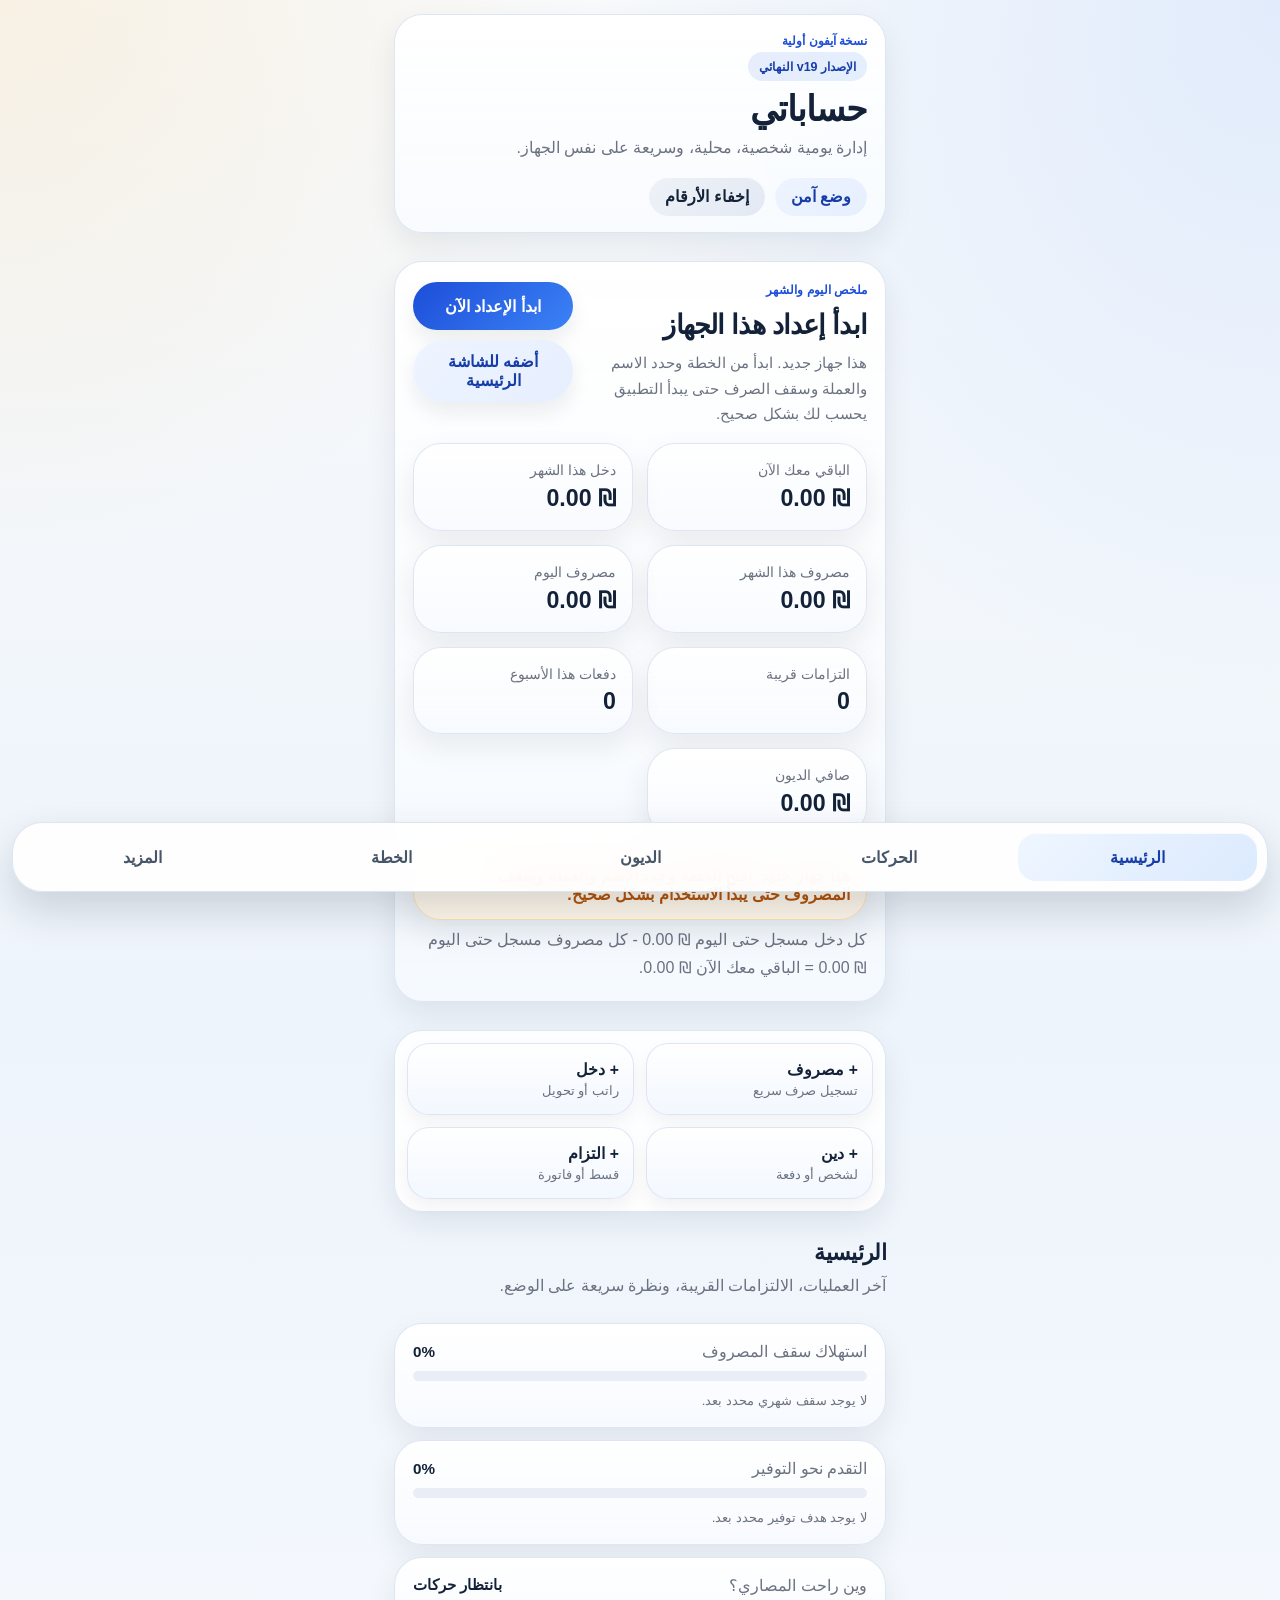
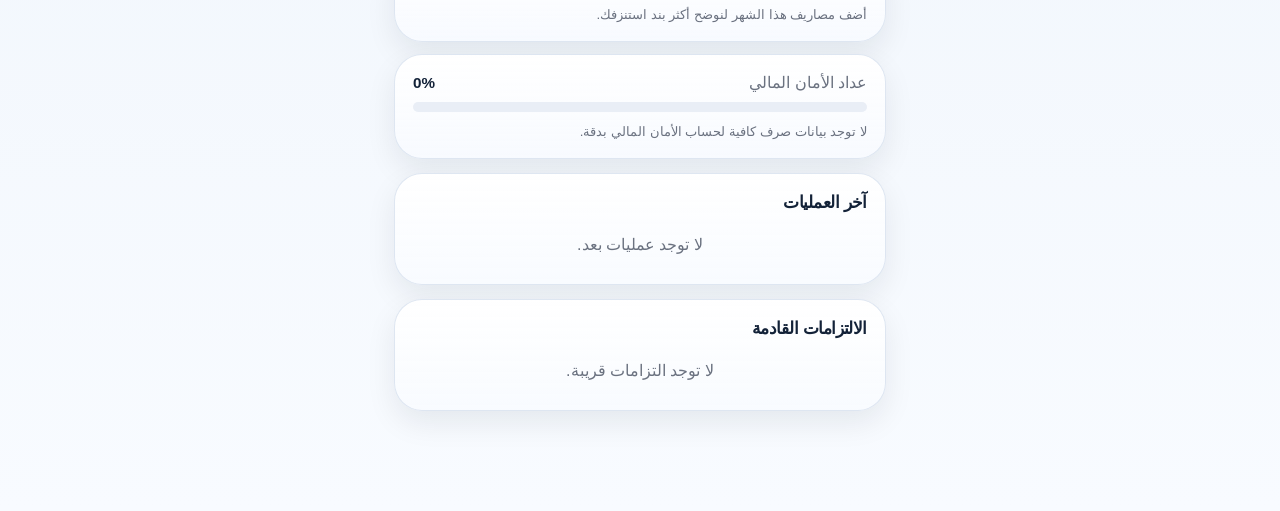
<file: iphone-v19.html>
﻿<!DOCTYPE html>
<html lang="ar" dir="rtl">
<head>
    <meta charset="utf-8" />
    <meta name="viewport" content="width=device-width, initial-scale=1, maximum-scale=1, user-scalable=no, viewport-fit=cover" />
    <title>حساباتي | آيفون | v19</title>
    <meta name="theme-color" content="#0f172a" />
    <meta name="apple-mobile-web-app-capable" content="yes" />
    <meta name="apple-mobile-web-app-status-bar-style" content="black-translucent" />
    <meta name="apple-mobile-web-app-title" content="حساباتي v19" />
    <link rel="icon" href="./favicon.ico" />
    <link rel="apple-touch-icon" href="./favicon.ico" />
    <style>
:root {
    --bg: #f5f7fb;
    --surface: rgba(255, 255, 255, 0.88);
    --surface-strong: #ffffff;
    --line: #dbe4f0;
    --text: #132238;
    --muted: #6b7280;
    --primary: #1d4ed8;
    --primary-dark: #163da8;
    --danger: #dc2626;
    --success: #15803d;
    --warning: #b45309;
    --shadow: 0 12px 30px rgba(15, 23, 42, 0.08);
    --radius-xl: 28px;
    --radius-lg: 22px;
    --radius-md: 16px;
}

[hidden] { display: none !important; }
* { box-sizing: border-box; }
html { scroll-behavior: smooth; }
body {
    margin: 0;
    min-height: 100vh;
    font-family: "SF Pro Display", "Segoe UI", Tahoma, Arial, sans-serif;
    -webkit-text-size-adjust: 100%;
    text-size-adjust: 100%;
    background:
        radial-gradient(circle at top right, rgba(59, 130, 246, 0.12), transparent 28%),
        radial-gradient(circle at top left, rgba(245, 158, 11, 0.10), transparent 24%),
        linear-gradient(180deg, #f8fafc 0%, #eef4fb 48%, #f8fbff 100%);
    color: var(--text);
}

.app-shell {
    max-width: 520px;
    margin: 0 auto;
    min-height: 100vh;
    padding: calc(env(safe-area-inset-top, 0px) + 14px) 14px calc(env(safe-area-inset-bottom, 0px) + 100px);
}

.app-main,
.panel,
.stack,
.list-stack {
    display: grid;
    gap: 14px;
}

.topbar,
.hero-card,
.quick-actions-card,
.card-form,
.list-card,
.privacy-card,
.metric-card,
.alert-card,
.progress-card {
    background: var(--surface);
    border: 1px solid rgba(219, 228, 240, 0.9);
    border-radius: var(--radius-xl);
    box-shadow: var(--shadow);
    backdrop-filter: blur(14px);
    -webkit-backdrop-filter: blur(14px);
}

.topbar {
    padding: 18px 18px 16px;
    margin-bottom: 14px;
    background:
        linear-gradient(180deg, rgba(255,255,255,0.96), rgba(248,251,255,0.92));
}

.topbar h1,
.privacy-card h1,
.hero-card h2,
.section-head h3,
.section-head h4 {
    margin: 0;
    font-weight: 900;
    letter-spacing: -0.03em;
}

.topbar h1 { font-size: 2.2rem; line-height: 1.05; }
.hero-card h2 { font-size: 1.7rem; line-height: 1.2; }
.section-head h3 { font-size: 1.35rem; }
.section-head h4 { font-size: 1.05rem; }

.eyebrow {
    margin: 0 0 4px;
    color: var(--primary);
    font-size: .78rem;
    font-weight: 800;
}

.version-badge {
    margin: 0 0 10px;
    display: inline-flex;
    align-items: center;
    padding: 7px 11px;
    border-radius: 999px;
    background: linear-gradient(135deg, rgba(29, 78, 216, 0.10), rgba(96, 165, 250, 0.16));
    color: var(--primary-dark);
    font-size: .78rem;
    font-weight: 900;
}

.subtitle,
.section-head p,
.helper {
    margin: 6px 0 0;
    color: var(--muted);
    line-height: 1.7;
}

.topbar-actions,
.hero-head,
.field-grid,
.tabs-inline,
.bottom-nav {
    display: flex;
    gap: 10px;
}

.form-actions {
    display: grid;
    grid-template-columns: repeat(2, minmax(0, 1fr));
    gap: 10px;
}

.topbar-actions {
    margin-top: 16px;
    flex-wrap: wrap;
}

.chip,
.button,
.nav-item,
.mini-tab {
    border: none;
    border-radius: 999px;
    font: inherit;
    cursor: pointer;
    transition: 180ms ease;
}

.chip {
    padding: 10px 16px;
    background: linear-gradient(135deg, #eef4ff, #e6efff);
    color: var(--primary-dark);
    font-weight: 800;
    box-shadow: inset 0 1px 0 rgba(255,255,255,0.8);
}

.chip-dark {
    background: linear-gradient(135deg, #eef2f7, #e3e9f4);
    color: var(--text);
}

.hero-card {
    padding: 20px 18px;
    margin-bottom: 14px;
    background:
        linear-gradient(180deg, rgba(255,255,255,0.96), rgba(245,249,255,0.92));
}

.quick-actions-card {
    padding: 12px;
    display: grid;
    grid-template-columns: repeat(2, minmax(0, 1fr));
    gap: 12px;
    margin-bottom: 14px;
}

.quick-action {
    border: 1px solid rgba(219, 228, 240, 0.9);
    background: linear-gradient(180deg, rgba(255,255,255,0.96), rgba(242,247,255,0.94));
    border-radius: 22px;
    padding: 16px 14px;
    text-align: right;
    color: var(--text);
    box-shadow:
        inset 0 1px 0 rgba(255,255,255,0.75),
        0 8px 18px rgba(15, 23, 42, 0.05);
}

.quick-action strong {
    display: block;
    margin-bottom: 4px;
    font-size: .98rem;
    font-weight: 900;
}

.quick-action span {
    color: var(--muted);
    font-size: .8rem;
}

.hero-head {
    align-items: flex-start;
    justify-content: space-between;
    margin-bottom: 16px;
}

.hero-copy {
    display: grid;
    gap: 8px;
}

.hero-helper {
    margin: 0;
    color: var(--muted);
    line-height: 1.7;
    font-size: .95rem;
}

.hero-actions {
    display: grid;
    gap: 10px;
    min-width: 160px;
    max-width: 100%;
}

.summary-grid {
    display: grid;
    grid-template-columns: repeat(2, minmax(0, 1fr));
    gap: 14px;
}

.metric-card {
    padding: 18px 16px;
    background: linear-gradient(180deg, rgba(255,255,255,0.98), rgba(247,250,255,0.92));
}

.metric-card span {
    display: block;
    color: var(--muted);
    font-size: .85rem;
    margin-bottom: 6px;
}

.metric-card strong {
    font-size: 1.45rem;
    font-weight: 900;
}

.alert-card {
    margin-top: 14px;
    padding: 15px 16px;
    color: var(--warning);
    background: #fff8eb;
    border-color: #fde2b2;
    font-weight: 700;
}

.section-head {
    margin-bottom: 10px;
}

.progress-grid {
    display: grid;
    gap: 12px;
}

.progress-card {
    padding: 18px;
    background: linear-gradient(180deg, rgba(255,255,255,0.98), rgba(247,250,255,0.92));
}

.progress-head {
    display: flex;
    align-items: center;
    justify-content: space-between;
    gap: 12px;
    margin-bottom: 10px;
}

.progress-head span,
.progress-card small {
    color: var(--muted);
}

.progress-head strong {
    font-size: .95rem;
    font-weight: 900;
}

.progress-track {
    height: 10px;
    border-radius: 999px;
    background: #e9eef6;
    overflow: hidden;
    margin-bottom: 10px;
}

.progress-bar {
    height: 100%;
    width: 0;
    border-radius: inherit;
    transition: width 220ms ease;
}

.progress-bar.danger {
    background: linear-gradient(90deg, #f59e0b, #ef4444);
}

.progress-bar.success {
    background: linear-gradient(90deg, #34d399, #10b981);
}

.panel { display: none; }
.panel.is-active { display: grid; }
.home-only[hidden] { display: none !important; }

.card-form,
.list-card,
.privacy-card {
    padding: 18px;
    background: linear-gradient(180deg, rgba(255,255,255,0.98), rgba(248,251,255,0.94));
}

.field {
    display: grid;
    gap: 6px;
}

.field span {
    color: var(--text);
    font-size: .9rem;
    font-weight: 800;
}

.input {
    width: 100%;
    min-height: 48px;
    padding: 12px 14px;
    border-radius: 15px;
    border: 1px solid var(--line);
    background: rgba(255,255,255,0.94);
    color: var(--text);
    font: inherit;
    font-size: 16px;
    box-shadow: inset 0 1px 2px rgba(15, 23, 42, 0.03);
}

.input.center { text-align: center; }
.input.search-input {
    min-height: 44px;
    padding-inline: 16px;
    background: linear-gradient(180deg, rgba(255,255,255,0.98), rgba(246,249,255,0.96));
}

.field-grid {
    flex-direction: row;
    flex-wrap: wrap;
}

.field-grid > .field {
    flex: 1 1 0;
    min-width: 0;
}

.button {
    min-height: 48px;
    padding: 12px 18px;
    font-size: 16px;
    font-weight: 900;
    box-shadow: 0 10px 20px rgba(15, 23, 42, 0.08);
}

.button-primary {
    background: linear-gradient(135deg, var(--primary), #3b82f6);
    color: #fff;
}

.button-danger {
    background: linear-gradient(135deg, #d92d20, #ef4444);
    color: #fff;
}

.button-warning {
    background: linear-gradient(135deg, #b45309, #f59e0b);
    color: #fff;
}

.button-outline {
    background: #fff;
    border: 1px solid var(--line);
    color: var(--text);
}

.button-ghost {
    background: linear-gradient(135deg, #eef4ff, #e6efff);
    color: var(--primary-dark);
}

.button:hover,
.chip:hover,
.nav-item:hover,
.mini-tab:hover {
    transform: translateY(-1px);
}

@media (max-width: 420px) {
    .hero-head {
        display: grid;
        gap: 14px;
    }

    .hero-actions {
        width: 100%;
    }
}

.tabs-inline {
    margin-bottom: 8px;
    flex-wrap: wrap;
}

.compact-tabs {
    margin-bottom: 12px;
}

.mini-tab {
    min-height: 40px;
    padding: 0 18px;
    background: #edf2fa;
    color: #334155;
    font-weight: 800;
}

.mini-tab.is-active {
    background: var(--primary);
    color: #fff;
}

.money-form { display: none; }
.money-form.is-active { display: grid; gap: 12px; }

.list-item {
    display: flex;
    align-items: center;
    justify-content: space-between;
    gap: 12px;
    padding: 14px 0;
    border-bottom: 1px solid #edf2f7;
    min-width: 0;
}

.list-item:last-child { border-bottom: none; }

.list-title {
    font-weight: 800;
    margin-bottom: 4px;
}

.list-meta {
    color: var(--muted);
    font-size: .84rem;
    line-height: 1.6;
}

.meta-badge {
    display: inline-flex;
    align-items: center;
    min-height: 22px;
    padding: 0 8px;
    margin-inline-start: 6px;
    border-radius: 999px;
    font-size: .72rem;
    font-weight: 900;
    vertical-align: middle;
}

.meta-badge.future {
    background: #fff4e5;
    color: var(--warning);
}

.meta-badge.other-month {
    background: #eef4ff;
    color: var(--primary-dark);
}

.list-value {
    text-align: left;
    font-weight: 900;
    white-space: nowrap;
}

.list-actions {
    display: flex;
    align-items: center;
    gap: 8px;
    flex-wrap: wrap;
    justify-content: flex-end;
    min-width: 0;
}

.inline-button {
    min-height: 34px;
    padding: 0 12px;
    border-radius: 999px;
    border: none;
    font: inherit;
    font-size: .78rem;
    font-weight: 900;
    cursor: pointer;
}

.inline-button.success {
    background: #ecfdf3;
    color: var(--success);
}

.inline-button.danger {
    background: #fff1f2;
    color: var(--danger);
}

.tone-income { color: var(--success); }
.tone-expense { color: var(--danger); }
.tone-debt { color: #7c3aed; }
.tone-warning { color: var(--warning); }

.empty-state {
    padding: 12px 0;
    color: var(--muted);
    text-align: center;
}

.summary-inline {
    display: grid;
    gap: 8px;
    margin-bottom: 10px;
}

.toolbar-inline {
    display: grid;
    gap: 10px;
    margin-bottom: 12px;
}

.toggle-row {
    display: flex;
    align-items: center;
    justify-content: space-between;
    gap: 12px;
}

.toggle-row label {
    color: var(--muted);
    font-size: .88rem;
    font-weight: 700;
}

.people-card {
    margin-bottom: 12px;
}

.people-grid {
    display: grid;
    gap: 10px;
}

.person-card {
    padding: 14px;
    border-radius: 18px;
    border: 1px solid #e5ebf4;
    background: linear-gradient(180deg, rgba(255,255,255,0.98), rgba(245,249,255,0.94));
    box-shadow: inset 0 1px 0 rgba(255,255,255,0.8);
}

.person-head {
    display: flex;
    align-items: center;
    justify-content: space-between;
    gap: 10px;
    margin-bottom: 8px;
    min-width: 0;
}

.person-name {
    font-weight: 900;
    font-size: 1rem;
}

.person-meta {
    color: var(--muted);
    font-size: .82rem;
    line-height: 1.6;
}

.person-actions {
    display: flex;
    gap: 8px;
    margin-top: 10px;
    flex-wrap: wrap;
}

.person-actions .inline-button {
    flex: 1 1 0;
    min-width: 110px;
}

.inline-button.neutral {
    background: #eef4ff;
    color: var(--primary-dark);
}

.schedule-form {
    margin-top: 12px;
}

.schedule-form-anchor {
    scroll-margin-top: 18px;
}

.summary-pill {
    min-height: 44px;
    padding: 0 16px;
    display: flex;
    align-items: center;
    justify-content: space-between;
    gap: 10px;
    background: linear-gradient(180deg, rgba(248,251,255,0.98), rgba(241,247,255,0.96));
    border: 1px solid #e3eaf3;
    border-radius: 16px;
    color: var(--text);
    font-size: .85rem;
    min-width: 0;
}

.bottom-nav {
    position: fixed;
    right: 12px;
    left: 12px;
    bottom: calc(env(safe-area-inset-bottom, 0px) + 8px);
    padding: 10px;
    background: rgba(255, 255, 255, 0.90);
    border: 1px solid rgba(219, 228, 240, 0.95);
    border-radius: 30px;
    box-shadow: 0 18px 40px rgba(15, 23, 42, 0.16);
    backdrop-filter: blur(18px);
    -webkit-backdrop-filter: blur(18px);
    justify-content: space-between;
    z-index: 30;
    overflow-x: auto;
}

.nav-item {
    flex: 1 1 0;
    min-height: 48px;
    background: transparent;
    color: #475569;
    font-weight: 800;
    border-radius: 18px;
}

.nav-item.is-active {
    background: linear-gradient(135deg, #eff6ff, #dbeafe);
    color: var(--primary-dark);
    box-shadow: inset 0 1px 0 rgba(255,255,255,0.75);
}

.privacy-screen {
    min-height: calc(100vh - 32px);
    display: grid;
    place-items: center;
}

.privacy-card {
    text-align: center;
}

.privacy-badge {
    display: inline-flex;
    align-items: center;
    justify-content: center;
    min-height: 36px;
    padding: 6px 14px;
    border-radius: 999px;
    background: #eff6ff;
    color: var(--primary-dark);
    font-weight: 900;
}

.toast {
    position: fixed;
    inset-inline: 20px;
    bottom: calc(env(safe-area-inset-bottom, 0px) + 84px);
    padding: 13px 16px;
    border-radius: 18px;
    background: rgba(15, 23, 42, 0.92);
    color: #fff;
    text-align: center;
    box-shadow: var(--shadow);
    z-index: 40;
}

@media (max-width: 420px) {
    .app-shell {
        padding-inline: 12px;
    }

    .field-grid,
    .hero-head {
        flex-direction: column;
        align-items: stretch;
    }

    .card-form,
    .list-card,
    .privacy-card,
    .topbar,
    .hero-card {
        padding: 16px;
    }

    .summary-grid {
        grid-template-columns: 1fr;
    }

    .quick-actions-card {
        grid-template-columns: 1fr;
    }

    .list-item,
    .person-head {
        flex-direction: column;
        align-items: stretch;
    }

    .list-actions {
        width: 100%;
        justify-content: flex-start;
    }

    .inline-button,
    .person-actions .inline-button {
        min-width: calc(50% - 6px);
        flex: 1 1 calc(50% - 6px);
    }

    .summary-pill {
        min-height: 48px;
        padding: 10px 14px;
        flex-wrap: wrap;
    }

    .bottom-nav {
        gap: 6px;
        padding: 8px;
    }

    .nav-item {
        min-width: 0;
        min-height: 44px;
        font-size: .95rem;
        padding-inline: 8px;
    }

}

    </style>
</head>
<body>
<div class="app-shell" id="appShell">
        <div class="privacy-screen" id="privacyScreen" hidden>
            <div class="privacy-card">
                <span class="privacy-badge">الوضع الآمن</span>
                <h1>حساباتي</h1>
                <p>أدخل رمز هذا الجهاز للمتابعة.</p>
                <form id="unlockForm" class="stack">
                    <input id="unlockCode" class="input center" type="password" inputmode="numeric" maxlength="12" placeholder="رمز القفل" />
                    <button class="button button-primary" type="submit">فتح التطبيق</button>
                    <p class="helper error" id="unlockError"></p>
                </form>
            </div>
        </div>

        <main class="app-main" id="appMain">
            <header class="topbar">
                <div>
                    <p class="eyebrow">نسخة آيفون أولية</p>
                    <p class="version-badge">الإصدار v19 النهائي</p>
                    <h1>حساباتي</h1>
                    <p class="subtitle">إدارة يومية شخصية، محلية، وسريعة على نفس الجهاز.</p>
                </div>
                <div class="topbar-actions">
                    <button class="chip" id="safeModeToggle" type="button">وضع آمن</button>
                    <button class="chip chip-dark" id="hideNumbersToggle" type="button">إخفاء الأرقام</button>
                </div>
            </header>

            <section class="hero-card home-only" id="homeHero">
                <div class="hero-head">
                    <div class="hero-copy">
                        <p class="eyebrow">ملخص اليوم والشهر</p>
                        <h2 id="deviceTitle">ابدأ إعداد هذا الجهاز</h2>
                        <p class="hero-helper" id="setupHelper" hidden>
                            هذا جهاز جديد. ابدأ من الخطة وحدد الاسم والعملة وسقف الصرف حتى يبدأ التطبيق يحسب لك بشكل صحيح.
                        </p>
                    </div>
                    <div class="hero-actions">
                        <button
                            class="button button-primary"
                            id="startSetupButton"
                            type="button"
                            onclick="document.querySelectorAll('.panel').forEach(function(p){p.classList.remove('is-active');});document.querySelector('.panel[data-panel=&quot;plan&quot;]')?.classList.add('is-active');document.querySelectorAll('.nav-item').forEach(function(n){n.classList.remove('is-active');});document.querySelector('.nav-item[data-panel-target=&quot;plan&quot;]')?.classList.add('is-active');setTimeout(function(){var i=document.getElementById('profileName');if(i){i.focus();i.scrollIntoView({behavior:'smooth',block:'center'});}},80);"
                        >ابدأ الإعداد الآن</button>
                        <button class="button button-ghost" id="installHintButton" type="button">أضفه للشاشة الرئيسية</button>
                    </div>
                </div>
                <div class="summary-grid">
                    <article class="metric-card">
                        <span>الباقي معك الآن</span>
                        <strong data-money id="monthBalanceValue">₪ 0.00</strong>
                    </article>
                    <article class="metric-card">
                        <span>دخل هذا الشهر</span>
                        <strong data-money id="monthIncomeValue">₪ 0.00</strong>
                    </article>
                    <article class="metric-card">
                        <span>مصروف هذا الشهر</span>
                        <strong data-money id="monthExpenseValue">₪ 0.00</strong>
                    </article>
                    <article class="metric-card">
                        <span>مصروف اليوم</span>
                        <strong data-money id="todayExpenseValue">₪ 0.00</strong>
                    </article>
                    <article class="metric-card">
                        <span>التزامات قريبة</span>
                        <strong id="dueSoonValue">0</strong>
                    </article>
                    <article class="metric-card">
                        <span>دفعات هذا الأسبوع</span>
                        <strong id="dueThisWeekValue">0</strong>
                    </article>
                    <article class="metric-card">
                        <span>صافي الديون</span>
                        <strong data-money id="netDebtValue">₪ 0.00</strong>
                    </article>
                </div>
                <div class="alert-card" id="todayAlert">لا يوجد تنبيه مهم الآن، وضع الميزانية مستقر.</div>
                <p class="helper" id="balanceHelper">هذا هو الرصيد الجاري حتى اليوم بعد احتساب كل دخل ومصروف مسجل بتاريخ اليوم أو قبله.</p>
            </section>

            <section class="quick-actions-card home-only" id="homeQuickActions">
                <button class="quick-action" type="button" data-quick-panel="money" data-quick-money-tab="expense">
                    <strong>+ مصروف</strong>
                    <span>تسجيل صرف سريع</span>
                </button>
                <button class="quick-action" type="button" data-quick-panel="money" data-quick-money-tab="income">
                    <strong>+ دخل</strong>
                    <span>راتب أو تحويل</span>
                </button>
                <button class="quick-action" type="button" data-quick-panel="debts">
                    <strong>+ دين</strong>
                    <span>لشخص أو دفعة</span>
                </button>
                <button class="quick-action" type="button" data-quick-panel="plan">
                    <strong>+ التزام</strong>
                    <span>قسط أو فاتورة</span>
                </button>
            </section>

            <section class="panel is-active" data-panel="home">
                <div class="section-head">
                    <h3>الرئيسية</h3>
                    <p>آخر العمليات، الالتزامات القريبة، ونظرة سريعة على الوضع.</p>
                </div>
                <div class="progress-grid">
                    <article class="progress-card">
                        <div class="progress-head">
                            <span>استهلاك سقف المصروف</span>
                            <strong id="budgetUsagePercent">0%</strong>
                        </div>
                        <div class="progress-track"><div class="progress-bar danger" id="budgetUsageBar"></div></div>
                        <small id="budgetUsageHint">لا يوجد سقف شهري محدد بعد.</small>
                    </article>
                    <article class="progress-card">
                        <div class="progress-head">
                            <span>التقدم نحو التوفير</span>
                            <strong id="savingUsagePercent">0%</strong>
                        </div>
                        <div class="progress-track"><div class="progress-bar success" id="savingUsageBar"></div></div>
                        <small id="savingUsageHint">لا يوجد هدف توفير محدد بعد.</small>
                    </article>
                    <article class="progress-card">
                        <div class="progress-head">
                            <span>وين راحت المصاري؟</span>
                            <strong id="spendingInsightTitle">بانتظار حركات</strong>
                        </div>
                        <small id="spendingInsightHint">أضف مصاريف أكثر لنحلل أعلى بند صرف عندك.</small>
                    </article>
                    <article class="progress-card">
                        <div class="progress-head">
                            <span>عداد الأمان المالي</span>
                            <strong id="financialSafetyPercent">0%</strong>
                        </div>
                        <div class="progress-track"><div class="progress-bar success" id="financialSafetyBar"></div></div>
                        <small id="financialSafetyHint">بانتظار بيانات كافية لحساب الأمان المالي.</small>
                    </article>
                </div>
                <div class="list-card">
                    <div class="section-head compact">
                        <h4>آخر العمليات</h4>
                    </div>
                    <div id="recentOperations" class="list-stack"></div>
                </div>
                <div class="list-card">
                    <div class="section-head compact">
                        <h4>الالتزامات القادمة</h4>
                    </div>
                    <div id="upcomingCommitments" class="list-stack"></div>
                </div>
            </section>

            <section class="panel" data-panel="money">
                <div class="section-head">
                    <h3>الدخل والمصاريف</h3>
                    <p>إضافة دخل ومصروف بسرعة مع سجل حديث واضح.</p>
                </div>

                <div class="tabs-inline">
                    <button class="mini-tab is-active" data-money-tab="expense" type="button">مصروف</button>
                    <button class="mini-tab" data-money-tab="income" type="button">دخل</button>
                </div>

                <form class="card-form money-form is-active" id="expenseForm" data-money-form="expense">
                    <label class="field">
                        <span>التصنيف</span>
                        <select id="expenseCategory" class="input">
                            <option value="">اختر التصنيف...</option>
                            <option value="أكل">أكل</option>
                            <option value="بيت">بيت</option>
                            <option value="مدارس">مدارس</option>
                            <option value="مواصلات">مواصلات</option>
                            <option value="علاج">علاج</option>
                            <option value="فواتير">فواتير</option>
                            <option value="أولاد">أولاد</option>
                            <option value="مجموعة أغراض">مجموعة أغراض</option>
                            <option value="متفرقات">متفرقات</option>
                            <option value="طوارئ">طوارئ</option>
                        </select>
                    </label>
                    <label class="field">
                        <span>أو أضف تصنيفًا جديدًا سريعًا</span>
                        <input id="expenseCustomCategory" class="input" type="text" placeholder="مثال: قهوة، هدية، حلاقة..." />
                    </label>
                    <div class="field-grid">
                        <label class="field">
                            <span>المبلغ</span>
                            <input id="expenseAmount" class="input" type="text" inputmode="decimal" placeholder="0.00" required />
                        </label>
                        <label class="field">
                            <span>التاريخ</span>
                            <input id="expenseDate" class="input" type="date" required />
                        </label>
                    </div>
                    <label class="field">
                        <span>ملاحظة</span>
                        <input id="expenseNote" class="input" type="text" placeholder="بيض + خبز + لبن، أو أي تفصيل إضافي" />
                    </label>
                    <div class="form-actions">
                        <button class="button button-danger" id="expenseSubmitButton" type="submit">حفظ المصروف</button>
                        <button class="button button-outline" id="expenseCancelEditButton" type="button" hidden>إلغاء التعديل</button>
                    </div>
                </form>

                <form class="card-form money-form" id="incomeForm" data-money-form="income">
                    <label class="field">
                        <span>التصنيف</span>
                        <select id="incomeCategory" class="input">
                            <option value="">اختر التصنيف...</option>
                            <option value="راتب">راتب</option>
                            <option value="دخل إضافي">دخل إضافي</option>
                            <option value="تحويل">تحويل</option>
                            <option value="هدية">هدية</option>
                            <option value="استرداد">استرداد</option>
                            <option value="بيع">بيع</option>
                            <option value="متفرقات">متفرقات</option>
                        </select>
                    </label>
                    <label class="field">
                        <span>أو أضف تصنيف دخل جديدًا</span>
                        <input id="incomeCustomCategory" class="input" type="text" placeholder="مثال: عمولة، مكافأة، سلفة راجعة..." />
                    </label>
                    <div class="field-grid">
                        <label class="field">
                            <span>المبلغ</span>
                            <input id="incomeAmount" class="input" type="text" inputmode="decimal" placeholder="0.00" required />
                        </label>
                        <label class="field">
                            <span>التاريخ</span>
                            <input id="incomeDate" class="input" type="date" required />
                        </label>
                    </div>
                    <label class="field">
                        <span>ملاحظة</span>
                        <input id="incomeNote" class="input" type="text" placeholder="اختياري" />
                    </label>
                    <div class="form-actions">
                        <button class="button button-primary" id="incomeSubmitButton" type="submit">حفظ الدخل</button>
                        <button class="button button-outline" id="incomeCancelEditButton" type="button" hidden>إلغاء التعديل</button>
                    </div>
                </form>

                <div class="list-card">
                    <div class="section-head compact">
                        <h4>سجل العمليات</h4>
                    </div>
                    <div class="toolbar-inline">
                        <input id="moneySearchInput" class="input search-input" type="search" placeholder="ابحث: خبز، راتب، مدارس..." />
                    </div>
                    <div class="tabs-inline compact-tabs">
                        <button class="mini-tab is-active" data-log-filter="all" type="button">الكل</button>
                        <button class="mini-tab" data-log-filter="expense" type="button">مصروف</button>
                        <button class="mini-tab" data-log-filter="income" type="button">دخل</button>
                    </div>
                    <div class="tabs-inline compact-tabs">
                        <button class="mini-tab is-active" data-period-filter="all" type="button">كل الفترات</button>
                        <button class="mini-tab" data-period-filter="month" type="button">هذا الشهر</button>
                        <button class="mini-tab" data-period-filter="week" type="button">هذا الأسبوع</button>
                        <button class="mini-tab" data-period-filter="today" type="button">اليوم</button>
                        <button class="mini-tab" data-period-filter="future" type="button">القادم</button>
                        <button class="mini-tab" data-period-filter="other-month" type="button">خارج الشهر</button>
                    </div>
                    <div id="moneyEntries" class="list-stack"></div>
                </div>
            </section>

            <section class="panel" data-panel="debts">
                <div class="section-head">
                    <h3>الأشخاص والديون</h3>
                    <p>لكل شخص سجل واضح: إله عليك، إليك عليه، والرصيد النهائي.</p>
                </div>

                <form class="card-form" id="debtForm">
                    <div class="field-grid">
                        <label class="field">
                            <span>اسم الشخص</span>
                            <input id="debtPerson" class="input" type="text" placeholder="مثال: أحمد" list="peopleSuggestions" required />
                        </label>
                        <label class="field">
                            <span>نوع الحركة</span>
                            <select id="debtType" class="input">
                                <option value="for-me">إلي عليه</option>
                                <option value="on-me">عليّ إله</option>
                                <option value="paid-to-me">دفع لي</option>
                                <option value="paid-by-me">دفعت له</option>
                            </select>
                        </label>
                    </div>
                    <div class="field-grid">
                        <label class="field">
                            <span>المبلغ</span>
                            <input id="debtAmount" class="input" type="text" inputmode="decimal" placeholder="0.00" required />
                        </label>
                        <label class="field">
                            <span>التاريخ</span>
                            <input id="debtDate" class="input" type="date" required />
                        </label>
                    </div>
                    <label class="field">
                        <span>ملاحظة</span>
                        <input id="debtNote" class="input" type="text" placeholder="مثال: دفعة جزئية" />
                    </label>
                    <div class="form-actions">
                        <button class="button button-primary" id="debtSubmitButton" type="submit">حفظ الحركة</button>
                        <button class="button button-outline" id="debtCancelEditButton" type="button" hidden>إلغاء التعديل</button>
                    </div>
                </form>

                <form class="card-form schedule-form schedule-form-anchor" id="debtPlanForm">
                    <div class="section-head compact">
                        <h4>خطة سداد دين</h4>
                        <p>قسّط الدين على دفعات، وخلي النظام يتابع المواعيد والتأخير والدفع المتأخر.</p>
                    </div>
                    <div class="field-grid">
                        <label class="field">
                            <span>اسم الشخص</span>
                            <input id="debtPlanPerson" class="input" type="text" placeholder="مثال: محمد" list="peopleSuggestions" required />
                        </label>
                        <label class="field">
                            <span>إجمالي الدين</span>
                            <input id="debtPlanTotal" class="input" type="text" inputmode="decimal" placeholder="1000" required />
                        </label>
                    </div>
                    <div class="field-grid">
                        <label class="field">
                            <span>تاريخ أول دفعة</span>
                            <input id="debtPlanStartDate" class="input" type="date" required />
                        </label>
                        <label class="field">
                            <span>عدد الدفعات</span>
                            <input id="debtPlanCount" class="input" type="number" min="1" step="1" placeholder="4" required />
                        </label>
                    </div>
                    <div class="field-grid">
                        <label class="field">
                            <span>نوع التكرار</span>
                            <select id="debtPlanInterval" class="input">
                                <option value="monthly">شهري</option>
                                <option value="weekly">أسبوعي</option>
                                <option value="daily30">كل 30 يوم</option>
                            </select>
                        </label>
                        <label class="field">
                            <span>ملاحظة</span>
                            <input id="debtPlanNote" class="input" type="text" placeholder="مثال: دين بضاعة أو سلفة" />
                        </label>
                    </div>
                    <button class="button button-warning" type="submit">إنشاء خطة السداد</button>
                </form>

                <div class="list-card">
                    <div class="section-head compact">
                        <h4>كشف الديون</h4>
                    </div>
                    <div class="summary-inline" id="debtSummary"></div>
                    <datalist id="peopleSuggestions"></datalist>
                    <div class="people-card">
                        <div class="toolbar-inline">
                            <input id="debtSearchInput" class="input search-input" type="search" placeholder="ابحث عن شخص أو ملاحظة..." />
                            <div class="toggle-row">
                                <label for="showArchivedPeopleToggle">إظهار الأشخاص المؤرشفين</label>
                                <input id="showArchivedPeopleToggle" type="checkbox" />
                            </div>
                        </div>
                        <div class="people-grid" id="peopleOverview"></div>
                    </div>
                    <div id="debtEntries" class="list-stack"></div>
                </div>

                <div class="list-card">
                    <div class="section-head compact">
                        <h4>دفعات الديون المجدولة</h4>
                        <p>كل دفعة تظهر بموعدها، وإذا تأخرت أو دُفعت متأخرًا سنوضح ذلك هنا.</p>
                    </div>
                    <div class="tabs-inline compact-tabs">
                        <button class="mini-tab is-active" data-installment-filter="all" type="button">الكل</button>
                        <button class="mini-tab" data-installment-filter="pending" type="button">بانتظار</button>
                        <button class="mini-tab" data-installment-filter="soon" type="button">هذا الأسبوع</button>
                        <button class="mini-tab" data-installment-filter="overdue" type="button">متأخرة</button>
                        <button class="mini-tab" data-installment-filter="paid" type="button">مدفوعة</button>
                    </div>
                    <form class="card-form" id="installmentEditForm" hidden>
                        <div class="section-head compact">
                            <h4>تعديل دفعة مجدولة</h4>
                            <p>عدّل مبلغ الدفعة أو تاريخها أو ملاحظتها من هنا.</p>
                        </div>
                        <div class="field-grid">
                            <label class="field">
                                <span>المبلغ</span>
                                <input id="installmentEditAmount" class="input" type="text" inputmode="decimal" placeholder="0.00" required />
                            </label>
                            <label class="field">
                                <span>التاريخ</span>
                                <input id="installmentEditDate" class="input" type="date" required />
                            </label>
                        </div>
                        <label class="field">
                            <span>ملاحظة</span>
                            <input id="installmentEditNote" class="input" type="text" placeholder="اختياري" />
                        </label>
                        <div class="form-actions">
                            <button class="button button-primary" id="installmentEditSaveButton" type="submit">حفظ تعديل الدفعة</button>
                            <button class="button button-outline" id="installmentEditCancelButton" type="button">إلغاء</button>
                        </div>
                    </form>
                    <div id="debtInstallmentEntries" class="list-stack"></div>
                </div>
            </section>

            <section class="panel" data-panel="plan">
                <div class="section-head">
                    <h3>الخطة الشهرية والالتزامات</h3>
                    <p>سقف الصرف، هدف التوفير، والأقساط التي يجب متابعتها.</p>
                </div>

                <form class="card-form" id="planForm">
                    <div class="field-grid">
                        <label class="field">
                            <span>اسم الجهاز / الحساب</span>
                            <input id="profileName" class="input" type="text" placeholder="آيفون 16 - حسابي" required />
                        </label>
                        <label class="field">
                            <span>العملة</span>
                            <input id="profileCurrency" class="input" type="text" value="₪" maxlength="10" />
                        </label>
                    </div>
                    <div class="field-grid">
                        <label class="field">
                            <span>سقف المصروف الشهري</span>
                            <input id="profileBudget" class="input" type="text" inputmode="decimal" placeholder="0.00" />
                        </label>
                        <label class="field">
                            <span>هدف التوفير</span>
                            <input id="profileSavingGoal" class="input" type="text" inputmode="decimal" placeholder="0.00" />
                        </label>
                    </div>
                    <label class="field">
                        <span>رمز قفل اختياري</span>
                        <input id="profilePasscode" class="input" type="password" inputmode="numeric" maxlength="12" placeholder="1234" />
                    </label>
                    <button class="button button-primary" type="submit">حفظ الخطة والإعدادات</button>
                </form>

                <form class="card-form" id="commitmentForm">
                    <div class="field-grid">
                        <label class="field">
                            <span>اسم الالتزام</span>
                            <input id="commitmentName" class="input" type="text" placeholder="إيجار، قسط..." required />
                        </label>
                        <label class="field">
                            <span>المبلغ</span>
                            <input id="commitmentAmount" class="input" type="text" inputmode="decimal" placeholder="0.00" required />
                        </label>
                    </div>
                    <div class="field-grid">
                        <label class="field">
                            <span>تاريخ الاستحقاق</span>
                            <input id="commitmentDate" class="input" type="date" required />
                        </label>
                        <label class="field">
                            <span>ملاحظات</span>
                            <input id="commitmentNote" class="input" type="text" placeholder="اختياري" />
                        </label>
                    </div>
                    <div class="form-actions">
                        <button class="button button-warning" id="commitmentSubmitButton" type="submit">حفظ الالتزام</button>
                        <button class="button button-outline" id="commitmentCancelEditButton" type="button" hidden>إلغاء التعديل</button>
                    </div>
                </form>

                <div class="list-card">
                    <div class="section-head compact">
                        <h4>سجل الالتزامات</h4>
                    </div>
                    <div id="commitmentEntries" class="list-stack"></div>
                </div>
            </section>

            <section class="panel" data-panel="more">
                <div class="section-head">
                    <h3>النسخ والخصوصية</h3>
                    <p>نسخة احتياطية، استرجاع، ومسح آمن لبيانات هذا الجهاز.</p>
                </div>

                <div class="card-form">
                    <button class="button button-primary" id="exportBackupButton" type="button">تصدير نسخة JSON</button>
                    <label class="button button-outline file-button">
                        استيراد نسخة
                        <input id="importBackupInput" type="file" accept="application/json" hidden />
                    </label>
                    <button class="button button-outline" id="lockDeviceButton" type="button">قفل الجهاز الآن</button>
                    <button class="button button-danger" id="resetDeviceButton" type="button">تصفير بيانات هذا الجهاز</button>
                    <p class="helper" id="backupStatus">آخر نسخة: لا يوجد بعد.</p>
                </div>

                <form class="card-form" id="reminderForm">
                    <div class="section-head compact">
                        <h4>ذكّرني بعدين</h4>
                        <p>تذكير سريع لشخص، قسط، أو أمر تريد مراجعته لاحقًا.</p>
                    </div>
                    <label class="field">
                        <span>عنوان التذكير</span>
                        <input id="reminderTitle" class="input" type="text" placeholder="مثال: حاسب محمد آخر الأسبوع" required />
                    </label>
                    <div class="field-grid">
                        <label class="field">
                            <span>التاريخ</span>
                            <input id="reminderDate" class="input" type="date" required />
                        </label>
                        <label class="field">
                            <span>ملاحظة</span>
                            <input id="reminderNote" class="input" type="text" placeholder="اختياري" />
                        </label>
                    </div>
                    <div class="form-actions">
                        <button class="button button-primary" id="reminderSubmitButton" type="submit">حفظ التذكير</button>
                        <button class="button button-outline" id="reminderCancelEditButton" type="button" hidden>إلغاء التعديل</button>
                    </div>
                </form>

                <div class="list-card">
                    <div class="section-head compact">
                        <h4>التذكيرات القادمة</h4>
                    </div>
                    <div id="reminderEntries" class="list-stack"></div>
                </div>

                <div class="list-card">
                    <div class="section-head compact">
                        <h4>ملخص آخر الشهر</h4>
                        <p>لقطة سريعة: أين ذهب الصرف، وكيف كان تقييم الشهر؟</p>
                    </div>
                    <div class="summary-inline" id="monthClosingSummary"></div>
                    <div class="list-stack" id="monthClosingInsights"></div>
                </div>

                <div class="list-card">
                    <div class="section-head compact">
                        <h4>مقارنة مع الشهر الماضي</h4>
                        <p>حتى تعرف: هل تحسن وضعك، أم زاد الصرف عليك؟</p>
                    </div>
                    <div class="summary-inline" id="monthCompareSummary"></div>
                    <div class="list-stack" id="monthCompareInsights"></div>
                </div>

                <div class="list-card">
                    <div class="section-head compact">
                        <h4>كشف الخراب</h4>
                        <p>أكثر شيء أتعبك هذا الشهر: يوم الصرف، البند، والشخص.</p>
                    </div>
                    <div class="list-stack" id="damageReportList"></div>
                </div>

                <div class="list-card">
                    <div class="section-head compact">
                        <h4>أرشفة شهرية ذكية</h4>
                        <p>اقفل الشهر الحالي بلقطة محفوظة وارجع لها لاحقًا إذا أردت.</p>
                    </div>
                    <div class="form-actions">
                        <button class="button button-primary" id="archiveMonthButton" type="button">أرشفة هذا الشهر الآن</button>
                    </div>
                    <div id="monthlyArchivesList" class="list-stack"></div>
                </div>
            </section>
        </main>

        <nav class="bottom-nav">
            <button class="nav-item is-active" type="button" data-panel-target="home"><span>الرئيسية</span></button>
            <button class="nav-item" type="button" data-panel-target="money"><span>الحركات</span></button>
            <button class="nav-item" type="button" data-panel-target="debts"><span>الديون</span></button>
            <button class="nav-item" type="button" data-panel-target="plan"><span>الخطة</span></button>
            <button class="nav-item" type="button" data-panel-target="more"><span>المزيد</span></button>
        </nav>

        <div class="toast" id="toastMessage" hidden></div>
    </div>

    
    <script>
(function () {
    const STORAGE_KEY = "personalaccounts.iphone.v1";
    const DEFAULT_STATE = {
        profile: {
            deviceName: "",
            currency: "₪",
            monthlyBudget: 0,
            savingGoal: 0,
            passcode: "",
            safeMode: false,
            hideNumbers: false
        },
        incomes: [],
        expenses: [],
        debts: [],
        debtPlans: [],
        commitments: [],
        reminders: [],
        archivedPeople: [],
        monthlyArchives: []
    };

    const state = loadState();
    const refs = {
        appMain: document.getElementById("appMain"),
        privacyScreen: document.getElementById("privacyScreen"),
        unlockForm: document.getElementById("unlockForm"),
        unlockCode: document.getElementById("unlockCode"),
        unlockError: document.getElementById("unlockError"),
        deviceTitle: document.getElementById("deviceTitle"),
        monthBalanceValue: document.getElementById("monthBalanceValue"),
        monthIncomeValue: document.getElementById("monthIncomeValue"),
        monthExpenseValue: document.getElementById("monthExpenseValue"),
        todayExpenseValue: document.getElementById("todayExpenseValue"),
        dueSoonValue: document.getElementById("dueSoonValue"),
        dueThisWeekValue: document.getElementById("dueThisWeekValue"),
        netDebtValue: document.getElementById("netDebtValue"),
        todayAlert: document.getElementById("todayAlert"),
        balanceHelper: document.getElementById("balanceHelper"),
        recentOperations: document.getElementById("recentOperations"),
        upcomingCommitments: document.getElementById("upcomingCommitments"),
        moneyEntries: document.getElementById("moneyEntries"),
        moneySearchInput: document.getElementById("moneySearchInput"),
        debtEntries: document.getElementById("debtEntries"),
        debtInstallmentEntries: document.getElementById("debtInstallmentEntries"),
        installmentEditForm: document.getElementById("installmentEditForm"),
        installmentEditSaveButton: document.getElementById("installmentEditSaveButton"),
        installmentEditCancelButton: document.getElementById("installmentEditCancelButton"),
        debtSummary: document.getElementById("debtSummary"),
        debtPlanForm: document.getElementById("debtPlanForm"),
        peopleSuggestions: document.getElementById("peopleSuggestions"),
        debtSearchInput: document.getElementById("debtSearchInput"),
        showArchivedPeopleToggle: document.getElementById("showArchivedPeopleToggle"),
        peopleOverview: document.getElementById("peopleOverview"),
        commitmentEntries: document.getElementById("commitmentEntries"),
        reminderEntries: document.getElementById("reminderEntries"),
        monthClosingSummary: document.getElementById("monthClosingSummary"),
        monthClosingInsights: document.getElementById("monthClosingInsights"),
        monthCompareSummary: document.getElementById("monthCompareSummary"),
        monthCompareInsights: document.getElementById("monthCompareInsights"),
        damageReportList: document.getElementById("damageReportList"),
        archiveMonthButton: document.getElementById("archiveMonthButton"),
        monthlyArchivesList: document.getElementById("monthlyArchivesList"),
        setupHelper: document.getElementById("setupHelper"),
        toast: document.getElementById("toastMessage"),
        homeHero: document.getElementById("homeHero"),
        homeQuickActions: document.getElementById("homeQuickActions"),
        backupStatus: document.getElementById("backupStatus"),
        safeModeToggle: document.getElementById("safeModeToggle"),
        hideNumbersToggle: document.getElementById("hideNumbersToggle"),
        budgetUsagePercent: document.getElementById("budgetUsagePercent"),
        budgetUsageBar: document.getElementById("budgetUsageBar"),
        budgetUsageHint: document.getElementById("budgetUsageHint"),
        savingUsagePercent: document.getElementById("savingUsagePercent"),
        savingUsageBar: document.getElementById("savingUsageBar"),
        savingUsageHint: document.getElementById("savingUsageHint"),
        financialSafetyPercent: document.getElementById("financialSafetyPercent"),
        financialSafetyBar: document.getElementById("financialSafetyBar"),
        financialSafetyHint: document.getElementById("financialSafetyHint"),
        spendingInsightTitle: document.getElementById("spendingInsightTitle"),
        spendingInsightHint: document.getElementById("spendingInsightHint"),
        startSetupButton: document.getElementById("startSetupButton"),
        expenseSubmitButton: document.getElementById("expenseSubmitButton"),
        expenseCancelEditButton: document.getElementById("expenseCancelEditButton"),
        incomeSubmitButton: document.getElementById("incomeSubmitButton"),
        incomeCancelEditButton: document.getElementById("incomeCancelEditButton"),
        debtSubmitButton: document.getElementById("debtSubmitButton"),
        debtCancelEditButton: document.getElementById("debtCancelEditButton"),
        commitmentSubmitButton: document.getElementById("commitmentSubmitButton"),
        commitmentCancelEditButton: document.getElementById("commitmentCancelEditButton"),
        reminderSubmitButton: document.getElementById("reminderSubmitButton"),
        reminderCancelEditButton: document.getElementById("reminderCancelEditButton")
    };
    let currentLogFilter = "all";
    let currentMoneyPeriod = "all";
    let currentInstallmentFilter = "all";
    let currentMoneySearch = "";
    let currentDebtSearch = "";
    let showArchivedPeople = false;
    let unlocked = !state.profile.passcode || !state.profile.safeMode;
    let toastTimer = 0;
    let editingExpenseId = "";
    let editingIncomeId = "";
    let editingDebtId = "";
    let editingCommitmentId = "";
    let editingReminderId = "";
    let editingInstallmentPlanId = "";
    let editingInstallmentId = "";

    function bind() {
        document.querySelectorAll("[data-panel-target]").forEach((button) => {
            button.addEventListener("click", () => switchPanel(button.getAttribute("data-panel-target")));
        });

        document.querySelectorAll("[data-money-tab]").forEach((button) => {
            button.addEventListener("click", () => switchMoneyTab(button.getAttribute("data-money-tab")));
        });

        document.querySelectorAll("[data-log-filter]").forEach((button) => {
            button.addEventListener("click", () => switchLogFilter(button.getAttribute("data-log-filter")));
        });
        document.querySelectorAll("[data-period-filter]").forEach((button) => {
            button.addEventListener("click", () => switchMoneyPeriod(button.getAttribute("data-period-filter")));
        });
        document.querySelectorAll("[data-installment-filter]").forEach((button) => {
            button.addEventListener("click", () => switchInstallmentFilter(button.getAttribute("data-installment-filter")));
        });

        document.querySelectorAll("[data-quick-panel]").forEach((button) => {
            button.addEventListener("click", () => {
                const panel = button.getAttribute("data-quick-panel");
                switchPanel(panel);
                const moneyTab = button.getAttribute("data-quick-money-tab");
                if (moneyTab) {
                    switchMoneyTab(moneyTab);
                }
            });
        });

        document.getElementById("expenseForm").addEventListener("submit", onExpenseSubmit);
        document.getElementById("incomeForm").addEventListener("submit", onIncomeSubmit);
        document.getElementById("debtForm").addEventListener("submit", onDebtSubmit);
        document.getElementById("debtPlanForm").addEventListener("submit", onDebtPlanSubmit);
        document.getElementById("installmentEditForm").addEventListener("submit", onInstallmentEditSubmit);
        document.getElementById("commitmentForm").addEventListener("submit", onCommitmentSubmit);
        document.getElementById("planForm").addEventListener("submit", onPlanSubmit);
        document.getElementById("reminderForm").addEventListener("submit", onReminderSubmit);
        document.getElementById("exportBackupButton").addEventListener("click", exportBackup);
        document.getElementById("importBackupInput").addEventListener("change", importBackup);
        document.getElementById("resetDeviceButton").addEventListener("click", resetDevice);
        document.getElementById("lockDeviceButton").addEventListener("click", lockNow);
        refs.archiveMonthButton.addEventListener("click", archiveCurrentMonth);
        document.getElementById("installHintButton").addEventListener("click", showInstallHint);
        refs.startSetupButton.addEventListener("click", startSetup);
        refs.safeModeToggle.addEventListener("click", toggleSafeMode);
        refs.hideNumbersToggle.addEventListener("click", toggleHideNumbers);
        refs.unlockForm.addEventListener("submit", unlock);
        refs.moneySearchInput.addEventListener("input", () => {
            currentMoneySearch = refs.moneySearchInput.value.trim().toLowerCase();
            render();
        });
        refs.debtSearchInput.addEventListener("input", () => {
            currentDebtSearch = refs.debtSearchInput.value.trim().toLowerCase();
            render();
        });
        refs.showArchivedPeopleToggle.addEventListener("change", () => {
            showArchivedPeople = refs.showArchivedPeopleToggle.checked;
            render();
        });
        refs.expenseCancelEditButton.addEventListener("click", resetExpenseForm);
        refs.incomeCancelEditButton.addEventListener("click", resetIncomeForm);
        refs.debtCancelEditButton.addEventListener("click", resetDebtForm);
        refs.commitmentCancelEditButton.addEventListener("click", resetCommitmentForm);
        refs.reminderCancelEditButton.addEventListener("click", resetReminderForm);
        refs.installmentEditCancelButton.addEventListener("click", resetInstallmentEditForm);
    }

    function seedDates() {
        const today = dateValue(new Date());
        ["expenseDate", "incomeDate", "debtDate", "commitmentDate", "debtPlanStartDate"].forEach((id) => {
            const element = document.getElementById(id);
            if (element && !element.value) element.value = today;
        });
        const reminderDate = document.getElementById("reminderDate");
        if (reminderDate && !reminderDate.value) reminderDate.value = today;
    }

    function onExpenseSubmit(event) {
        event.preventDefault();
        const customCategory = value("expenseCustomCategory");
        const selectedCategory = value("expenseCategory");
        const finalCategory = customCategory || selectedCategory;
        if (!finalCategory) {
            toast("اختر تصنيفًا أو أضف تصنيفًا جديدًا.");
            return;
        }
        const isEditing = !!editingExpenseId;
        const payload = {
            title: finalCategory,
            amount: amount("expenseAmount"),
            date: value("expenseDate"),
            category: finalCategory,
            note: value("expenseNote")
        };
        if (editingExpenseId) {
            state.expenses = state.expenses.map((item) =>
                item.id === editingExpenseId ? { ...item, ...payload } : item
            );
        } else {
            state.expenses.unshift({
                id: crypto.randomUUID(),
                ...payload,
                createdAt: new Date().toISOString()
            });
        }
        saveState();
        resetExpenseForm();
        toast(isEditing ? "تم تعديل المصروف." : "تم حفظ المصروف.");
        render();
    }

    function onIncomeSubmit(event) {
        event.preventDefault();
        const customCategory = value("incomeCustomCategory");
        const selectedCategory = value("incomeCategory");
        const finalCategory = customCategory || selectedCategory;
        if (!finalCategory) {
            toast("اختر تصنيف دخل أو أضف تصنيفًا جديدًا.");
            return;
        }
        const isEditing = !!editingIncomeId;
        const payload = {
            title: finalCategory,
            amount: amount("incomeAmount"),
            date: value("incomeDate"),
            category: finalCategory,
            note: value("incomeNote")
        };
        if (editingIncomeId) {
            state.incomes = state.incomes.map((item) =>
                item.id === editingIncomeId ? { ...item, ...payload } : item
            );
        } else {
            state.incomes.unshift({
                id: crypto.randomUUID(),
                ...payload,
                createdAt: new Date().toISOString()
            });
        }
        saveState();
        resetIncomeForm();
        toast(isEditing ? "تم تعديل الدخل." : "تم حفظ الدخل.");
        render();
    }

    function onDebtSubmit(event) {
        event.preventDefault();
        const isEditing = !!editingDebtId;
        const payload = {
            person: value("debtPerson"),
            type: value("debtType"),
            amount: amount("debtAmount"),
            date: value("debtDate"),
            note: value("debtNote")
        };
        if (editingDebtId) {
            state.debts = state.debts.map((item) =>
                item.id === editingDebtId ? { ...item, ...payload } : item
            );
        } else {
            state.debts.unshift({
                id: crypto.randomUUID(),
                ...payload,
                createdAt: new Date().toISOString()
            });
        }
        saveState();
        resetDebtForm();
        toast(isEditing ? "تم تعديل حركة الدين." : "تم حفظ حركة الدين.");
        render();
    }

    function onCommitmentSubmit(event) {
        event.preventDefault();
        const isEditing = !!editingCommitmentId;
        const payload = {
            name: value("commitmentName"),
            amount: amount("commitmentAmount"),
            dueDate: value("commitmentDate"),
            note: value("commitmentNote")
        };
        if (editingCommitmentId) {
            state.commitments = state.commitments.map((item) =>
                item.id === editingCommitmentId ? { ...item, ...payload } : item
            );
        } else {
            state.commitments.unshift({
                id: crypto.randomUUID(),
                ...payload,
                isPaid: false,
                createdAt: new Date().toISOString()
            });
        }
        saveState();
        resetCommitmentForm();
        toast(isEditing ? "تم تعديل الالتزام." : "تم حفظ الالتزام.");
        render();
    }

    function onDebtPlanSubmit(event) {
        event.preventDefault();
        const person = value("debtPlanPerson");
        const total = amount("debtPlanTotal");
        const count = Math.max(1, Math.round(Number(document.getElementById("debtPlanCount").value || 1)));
        const startDate = value("debtPlanStartDate");
        const interval = value("debtPlanInterval") || "monthly";
        const note = value("debtPlanNote");

        const installments = buildInstallments(total, count, startDate).map((item, index) => ({
            id: crypto.randomUUID(),
            sequence: index + 1,
            amount: item.amount,
            dueDate: shiftDateByInterval(startDate, interval, index),
            isPaid: false,
            paidAt: "",
            note
        }));

        state.debtPlans.unshift(syncDebtPlan({
            id: crypto.randomUUID(),
            person,
            totalAmount: total,
            installmentCount: count,
            interval,
            startDate,
            note,
            installments,
            createdAt: new Date().toISOString()
        }));
        saveState();
        event.target.reset();
        seedDates();
        toast("تم إنشاء خطة السداد.");
        render();
    }

    function onPlanSubmit(event) {
        event.preventDefault();
        state.profile.deviceName = value("profileName");
        state.profile.currency = value("profileCurrency") || "₪";
        state.profile.monthlyBudget = amount("profileBudget");
        state.profile.savingGoal = amount("profileSavingGoal");
        state.profile.passcode = value("profilePasscode");
        saveState();
        unlocked = !state.profile.passcode || !state.profile.safeMode || unlocked;
        toast("تم حفظ الخطة وإعدادات الجهاز.");
        render();
        switchPanel("home");
    }

    function onInstallmentEditSubmit(event) {
        event.preventDefault();
        if (!editingInstallmentPlanId || !editingInstallmentId) {
            toast("لا توجد دفعة محددة للتعديل.");
            return;
        }

        const nextAmount = amount("installmentEditAmount");
        const nextDate = value("installmentEditDate");
        const nextNote = value("installmentEditNote");

        state.debtPlans = state.debtPlans.map((plan) => {
            if (plan.id !== editingInstallmentPlanId) return plan;
            const nextInstallments = (plan.installments || []).map((item) =>
                item.id === editingInstallmentId
                    ? { ...item, amount: nextAmount, dueDate: nextDate, note: nextNote }
                    : item
            );
            return syncDebtPlan({
                ...plan,
                installments: nextInstallments
            });
        });

        saveState();
        resetInstallmentEditForm();
        render();
        toast("تم تعديل الدفعة المجدولة.");
    }

    function onReminderSubmit(event) {
        event.preventDefault();
        const isEditing = !!editingReminderId;
        const payload = {
            title: value("reminderTitle"),
            date: value("reminderDate"),
            note: value("reminderNote")
        };
        if (editingReminderId) {
            state.reminders = state.reminders.map((item) =>
                item.id === editingReminderId ? { ...item, ...payload } : item
            );
        } else {
            state.reminders.unshift({
                id: crypto.randomUUID(),
                ...payload,
                isDone: false,
                createdAt: new Date().toISOString()
            });
        }
        saveState();
        resetReminderForm();
        toast(isEditing ? "تم تعديل التذكير." : "تم حفظ التذكير.");
        render();
    }

    function switchPanel(panel) {
        document.querySelectorAll(".panel").forEach((item) => item.classList.toggle("is-active", item.getAttribute("data-panel") === panel));
        document.querySelectorAll(".nav-item").forEach((item) => item.classList.toggle("is-active", item.getAttribute("data-panel-target") === panel));
        const isHome = panel === "home";
        if (refs.homeHero) refs.homeHero.hidden = !isHome;
        if (refs.homeQuickActions) refs.homeQuickActions.hidden = !isHome;
        window.scrollTo({ top: 0, behavior: "smooth" });
    }

    function switchMoneyTab(tab) {
        document.querySelectorAll(".mini-tab").forEach((item) => item.classList.toggle("is-active", item.getAttribute("data-money-tab") === tab));
        document.querySelectorAll(".money-form").forEach((item) => item.classList.toggle("is-active", item.getAttribute("data-money-form") === tab));
    }

    function switchLogFilter(filter) {
        currentLogFilter = filter;
        document.querySelectorAll("[data-log-filter]").forEach((item) => item.classList.toggle("is-active", item.getAttribute("data-log-filter") === filter));
        render();
    }

    function switchMoneyPeriod(period) {
        currentMoneyPeriod = period;
        document.querySelectorAll("[data-period-filter]").forEach((item) => item.classList.toggle("is-active", item.getAttribute("data-period-filter") === period));
        render();
    }

    function switchInstallmentFilter(filter) {
        currentInstallmentFilter = filter;
        document.querySelectorAll("[data-installment-filter]").forEach((item) => item.classList.toggle("is-active", item.getAttribute("data-installment-filter") === filter));
        render();
    }

    function unlock(event) {
        event.preventDefault();
        if (value("unlockCode") === state.profile.passcode) {
            unlocked = true;
            refs.unlockError.textContent = "";
            refs.unlockCode.value = "";
            render();
            return;
        }
        refs.unlockError.textContent = "رمز القفل غير صحيح.";
    }

    function toggleSafeMode() {
        state.profile.safeMode = !state.profile.safeMode;
        saveState();
        if (state.profile.safeMode && state.profile.passcode) {
            unlocked = false;
        }
        render();
        toast(state.profile.safeMode ? "تم تفعيل الوضع الآمن." : "تم إيقاف الوضع الآمن.");
    }

    function toggleHideNumbers() {
        state.profile.hideNumbers = !state.profile.hideNumbers;
        saveState();
        render();
    }

    function lockNow() {
        if (!state.profile.passcode) {
            toast("أضف رمز قفل أولًا من قسم الخطة.");
            return;
        }
        unlocked = false;
        render();
    }

    function showInstallHint() {
        toast("من Safari اضغط مشاركة ثم أضفه للشاشة الرئيسية. هذه نسخة v18.");
    }

    function startSetup() {
        switchPanel("plan");
        toast("افتح الاسم والعملة وسقف المصروف من هنا.");
        window.setTimeout(() => {
            const nameInput = document.getElementById("profileName");
            if (nameInput) {
                nameInput.focus();
                nameInput.scrollIntoView({ behavior: "smooth", block: "center" });
            }
        }, 260);
    }

    function setFormEditing(button, cancelButton, editing, editLabel, createLabel) {
        button.textContent = editing ? editLabel : createLabel;
        cancelButton.hidden = !editing;
    }

    function resetExpenseForm() {
        editingExpenseId = "";
        document.getElementById("expenseForm").reset();
        seedDates();
        setValue("expenseCategory", "");
        setValue("expenseCustomCategory", "");
        setFormEditing(refs.expenseSubmitButton, refs.expenseCancelEditButton, false, "حفظ التعديل", "حفظ المصروف");
    }

    function resetIncomeForm() {
        editingIncomeId = "";
        document.getElementById("incomeForm").reset();
        seedDates();
        setValue("incomeCategory", "");
        setValue("incomeCustomCategory", "");
        setFormEditing(refs.incomeSubmitButton, refs.incomeCancelEditButton, false, "حفظ التعديل", "حفظ الدخل");
    }

    function resetDebtForm() {
        editingDebtId = "";
        document.getElementById("debtForm").reset();
        seedDates();
        setFormEditing(refs.debtSubmitButton, refs.debtCancelEditButton, false, "حفظ التعديل", "حفظ الحركة");
    }

    function resetCommitmentForm() {
        editingCommitmentId = "";
        document.getElementById("commitmentForm").reset();
        seedDates();
        setFormEditing(refs.commitmentSubmitButton, refs.commitmentCancelEditButton, false, "حفظ التعديل", "حفظ الالتزام");
    }

    function resetReminderForm() {
        editingReminderId = "";
        document.getElementById("reminderForm").reset();
        seedDates();
        setFormEditing(refs.reminderSubmitButton, refs.reminderCancelEditButton, false, "حفظ التعديل", "حفظ التذكير");
    }

    function resetInstallmentEditForm() {
        editingInstallmentPlanId = "";
        editingInstallmentId = "";
        document.getElementById("installmentEditForm").reset();
        refs.installmentEditForm.hidden = true;
    }

    function startEditMoney(kind, id) {
        const source = kind === "expense" ? state.expenses : state.incomes;
        const item = source.find((entry) => entry.id === id);
        if (!item) return;
        switchPanel("money");
        switchMoneyTab(kind);
        if (kind === "expense") {
            editingExpenseId = id;
            setValue("expenseAmount", item.amount);
            setValue("expenseDate", item.date);
            const presetCategories = ["أكل", "بيت", "مدارس", "مواصلات", "علاج", "فواتير", "أولاد", "مجموعة أغراض", "متفرقات", "طوارئ"];
            const categoryValue = item.category || item.title || "";
            if (presetCategories.includes(categoryValue)) {
                setValue("expenseCategory", categoryValue);
                setValue("expenseCustomCategory", "");
            } else {
                setValue("expenseCategory", "");
                setValue("expenseCustomCategory", categoryValue);
            }
            setValue("expenseNote", item.note || "");
            setFormEditing(refs.expenseSubmitButton, refs.expenseCancelEditButton, true, "حفظ التعديل", "حفظ المصروف");
            document.getElementById("expenseCategory")?.focus();
        } else {
            editingIncomeId = id;
            setValue("incomeAmount", item.amount);
            setValue("incomeDate", item.date);
            const presetCategories = ["راتب", "دخل إضافي", "تحويل", "هدية", "استرداد", "بيع", "متفرقات"];
            const categoryValue = item.category || item.title || "";
            if (presetCategories.includes(categoryValue)) {
                setValue("incomeCategory", categoryValue);
                setValue("incomeCustomCategory", "");
            } else {
                setValue("incomeCategory", "");
                setValue("incomeCustomCategory", categoryValue);
            }
            setValue("incomeNote", item.note || "");
            setFormEditing(refs.incomeSubmitButton, refs.incomeCancelEditButton, true, "حفظ التعديل", "حفظ الدخل");
            document.getElementById("incomeCategory")?.focus();
        }
        toast("يمكنك الآن تعديل الحركة ثم حفظها.");
    }

    function startEditDebt(id) {
        const item = state.debts.find((entry) => entry.id === id);
        if (!item) return;
        switchPanel("debts");
        editingDebtId = id;
        setValue("debtPerson", item.person);
        setValue("debtType", item.type);
        setValue("debtAmount", item.amount);
        setValue("debtDate", item.date);
        setValue("debtNote", item.note || "");
        setFormEditing(refs.debtSubmitButton, refs.debtCancelEditButton, true, "حفظ التعديل", "حفظ الحركة");
        document.getElementById("debtPerson")?.focus();
        toast("عدّل حركة الدين ثم احفظها.");
    }

    function startEditCommitment(id) {
        const item = state.commitments.find((entry) => entry.id === id);
        if (!item) return;
        switchPanel("plan");
        editingCommitmentId = id;
        setValue("commitmentName", item.name);
        setValue("commitmentAmount", item.amount);
        setValue("commitmentDate", item.dueDate);
        setValue("commitmentNote", item.note || "");
        setFormEditing(refs.commitmentSubmitButton, refs.commitmentCancelEditButton, true, "حفظ التعديل", "حفظ الالتزام");
        document.getElementById("commitmentName")?.focus();
        toast("عدّل الالتزام ثم احفظه.");
    }

    function startEditReminder(id) {
        const item = state.reminders.find((entry) => entry.id === id);
        if (!item) return;
        switchPanel("more");
        editingReminderId = id;
        setValue("reminderTitle", item.title);
        setValue("reminderDate", item.date);
        setValue("reminderNote", item.note || "");
        setFormEditing(refs.reminderSubmitButton, refs.reminderCancelEditButton, true, "حفظ التعديل", "حفظ التذكير");
        document.getElementById("reminderTitle")?.focus();
        toast("عدّل التذكير ثم احفظه.");
    }

    function deleteMoney(kind, id) {
        if (!id) return;
        if (!window.confirm("هل تريد حذف هذه الحركة؟")) return;
        if (kind === "expense") {
            state.expenses = state.expenses.filter((item) => item.id !== id);
            if (editingExpenseId === id) resetExpenseForm();
        } else {
            state.incomes = state.incomes.filter((item) => item.id !== id);
            if (editingIncomeId === id) resetIncomeForm();
        }
        saveState();
        render();
        toast("تم حذف الحركة.");
    }

    function deleteDebt(id) {
        if (!id) return;
        if (!window.confirm("هل تريد حذف حركة الدين هذه؟")) return;
        state.debts = state.debts.filter((item) => item.id !== id);
        if (editingDebtId === id) resetDebtForm();
        saveState();
        render();
        toast("تم حذف حركة الدين.");
    }

    function startEditInstallment(planId, installmentId) {
        const plan = state.debtPlans.find((item) => item.id === planId);
        const installment = plan?.installments?.find((item) => item.id === installmentId);
        if (!plan || !installment) {
            toast("تعذر العثور على الدفعة المطلوبة.");
            return;
        }
        editingInstallmentPlanId = planId;
        editingInstallmentId = installmentId;
        setValue("installmentEditAmount", installment.amount);
        setValue("installmentEditDate", installment.dueDate);
        setValue("installmentEditNote", installment.note || plan.note || "");
        refs.installmentEditForm.hidden = false;
        refs.installmentEditForm.scrollIntoView({ behavior: "smooth", block: "start" });
        document.getElementById("installmentEditAmount")?.focus();
        toast(`تعديل دفعة ${installment.sequence}/${plan.installmentCount} لـ ${plan.person}.`);
    }

    function deleteInstallment(planId, installmentId) {
        if (!planId || !installmentId) return;
        if (!window.confirm("هل تريد حذف هذه الدفعة المجدولة؟")) return;

        const nextPlans = [];
        state.debtPlans.forEach((plan) => {
            if (plan.id !== planId) {
                nextPlans.push(plan);
                return;
            }
            const nextInstallments = (plan.installments || []).filter((item) => item.id !== installmentId);
            if (!nextInstallments.length) {
                return;
            }
            nextPlans.push(syncDebtPlan({
                ...plan,
                installments: nextInstallments
            }));
        });
        state.debtPlans = nextPlans;

        if (editingInstallmentPlanId === planId && editingInstallmentId === installmentId) {
            resetInstallmentEditForm();
        }
        saveState();
        render();
        toast("تم حذف الدفعة المجدولة.");
    }

    function exportBackup() {
        const blob = new Blob([JSON.stringify(state, null, 2)], { type: "application/json" });
        const url = URL.createObjectURL(blob);
        const link = document.createElement("a");
        link.href = url;
        link.download = "personalaccounts-iphone-backup.json";
        link.click();
        URL.revokeObjectURL(url);
        refs.backupStatus.textContent = "آخر نسخة: تم التصدير الآن.";
        toast("تم تصدير نسخة JSON.");
    }

    function importBackup(event) {
        const file = event.target.files && event.target.files[0];
        if (!file) return;
        const reader = new FileReader();
        reader.onload = function () {
            try {
                const data = JSON.parse(String(reader.result || "{}"));
                Object.assign(state, normalizeState(data));
                saveState();
                unlocked = !state.profile.passcode || !state.profile.safeMode;
                toast("تم استيراد النسخة.");
                render();
            } catch {
                toast("تعذر قراءة النسخة.");
            }
        };
        reader.readAsText(file);
        event.target.value = "";
    }

    function resetDevice() {
        if (!window.confirm("سيتم حذف كل بيانات هذا الجهاز المحلي. هل تريد المتابعة؟")) return;
        localStorage.removeItem(STORAGE_KEY);
        Object.assign(state, normalizeState(DEFAULT_STATE));
        unlocked = true;
        seedDates();
        render();
        toast("تم تصفير بيانات هذا الجهاز.");
    }

    function render() {
        const hidden = !!state.profile.hideNumbers;
        const isConfigured = !!state.profile.deviceName;
        const hasEntries = !!(state.incomes.length || state.expenses.length || state.debts.length || state.commitments.length);
        const needsSetup = !isConfigured && !hasEntries;

        refs.deviceTitle.textContent = state.profile.deviceName || "ابدأ إعداد هذا الجهاز";
        refs.setupHelper.hidden = !needsSetup;
        refs.startSetupButton.hidden = !needsSetup;
        setValue("profileName", state.profile.deviceName);
        setValue("profileCurrency", state.profile.currency || "₪");
        setValue("profileBudget", state.profile.monthlyBudget || "");
        setValue("profileSavingGoal", state.profile.savingGoal || "");
        setValue("profilePasscode", state.profile.passcode || "");
        refs.safeModeToggle.textContent = state.profile.safeMode ? "إيقاف الوضع الآمن" : "وضع آمن";
        refs.hideNumbersToggle.textContent = hidden ? "إظهار الأرقام" : "إخفاء الأرقام";
        refs.showArchivedPeopleToggle.checked = showArchivedPeople;
        refs.appMain.hidden = state.profile.safeMode && !!state.profile.passcode && !unlocked;
        refs.privacyScreen.hidden = !state.profile.safeMode || !state.profile.passcode || unlocked;
        const activePanel = document.querySelector(".panel.is-active")?.getAttribute("data-panel") || "home";
        if (refs.homeHero) refs.homeHero.hidden = activePanel !== "home";
        if (refs.homeQuickActions) refs.homeQuickActions.hidden = activePanel !== "home";

        const currency = state.profile.currency || "₪";
        const incomesMonth = monthItems(state.incomes);
        const expensesMonth = monthItems(state.expenses);
        const incomesToDate = itemsUpToToday(state.incomes);
        const expensesToDate = itemsUpToToday(state.expenses);
        const monthIncome = sum(incomesMonth, "amount");
        const monthExpense = sum(expensesMonth, "amount");
        const runningIncome = sum(incomesToDate, "amount");
        const runningExpense = sum(expensesToDate, "amount");
        const monthBalance = runningIncome - runningExpense;
        const todayExpense = state.expenses.filter((x) => x.date === dateValue(new Date())).reduce((a, b) => a + Number(b.amount || 0), 0);
        const netDebt = state.debts.reduce((total, item) => {
            if (item.type === "for-me") return total + item.amount;
            if (item.type === "on-me") return total - item.amount;
            if (item.type === "paid-to-me") return total - item.amount;
            return total + item.amount;
        }, 0);
        const dueSoonCommitments = state.commitments.filter((x) => !x.isPaid && daysUntil(x.dueDate) >= 0 && daysUntil(x.dueDate) <= 3);
        const dueSoonDebtInstallments = flattenDebtInstallments()
            .filter((x) => !x.isPaid && daysUntil(x.dueDate) >= 0 && daysUntil(x.dueDate) <= 3);
        const dueThisWeekDebtInstallments = flattenDebtInstallments()
            .filter((x) => !x.isPaid && daysUntil(x.dueDate) >= 0 && daysUntil(x.dueDate) <= 7);
        const overdueCommitments = state.commitments.filter((x) => !x.isPaid && daysUntil(x.dueDate) < 0);
        const overdueDebtInstallments = flattenDebtInstallments()
            .filter((x) => !x.isPaid && daysUntil(x.dueDate) < 0);
        const dueSoon = dueSoonCommitments.concat(dueSoonDebtInstallments);
        const overdue = overdueCommitments.concat(overdueDebtInstallments);
        const budgetUsage = state.profile.monthlyBudget > 0 ? Math.min(100, Math.round((monthExpense / state.profile.monthlyBudget) * 100)) : 0;
        const savingCurrent = monthIncome - monthExpense;
        const savingUsage = state.profile.savingGoal > 0 ? Math.max(0, Math.min(100, Math.round((savingCurrent / state.profile.savingGoal) * 100))) : 0;
        const spendingInsight = buildSpendingInsight(currency, hidden);
        const safety = buildFinancialSafety(currency, hidden, monthBalance);

        money(refs.monthBalanceValue, monthBalance, currency, hidden);
        money(refs.monthIncomeValue, monthIncome, currency, hidden);
        money(refs.monthExpenseValue, monthExpense, currency, hidden);
        money(refs.todayExpenseValue, todayExpense, currency, hidden);
        money(refs.netDebtValue, netDebt, currency, hidden);
        refs.dueSoonValue.textContent = dueSoon.length;
        refs.dueThisWeekValue.textContent = dueThisWeekDebtInstallments.length;
        refs.budgetUsagePercent.textContent = `${budgetUsage}%`;
        refs.budgetUsageBar.style.width = `${budgetUsage}%`;
        refs.budgetUsageHint.textContent = state.profile.monthlyBudget > 0
            ? `${hidden ? "••••" : formatMoney(monthExpense, currency)} من أصل ${hidden ? "••••" : formatMoney(state.profile.monthlyBudget, currency)}`
            : "لا يوجد سقف شهري محدد بعد.";
        refs.savingUsagePercent.textContent = `${savingUsage}%`;
        refs.savingUsageBar.style.width = `${savingUsage}%`;
        refs.savingUsageHint.textContent = state.profile.savingGoal > 0
            ? `${hidden ? "••••" : formatMoney(savingCurrent, currency)} من أصل ${hidden ? "••••" : formatMoney(state.profile.savingGoal, currency)}`
            : "لا يوجد هدف توفير محدد بعد.";
        refs.financialSafetyPercent.textContent = `${safety.percent}%`;
        refs.financialSafetyBar.style.width = `${safety.percent}%`;
        refs.financialSafetyBar.className = `progress-bar ${safety.tone}`;
        refs.financialSafetyHint.textContent = safety.hint;
        refs.spendingInsightTitle.textContent = spendingInsight.title;
        refs.spendingInsightHint.textContent = spendingInsight.hint;
        refs.balanceHelper.textContent = hidden
            ? "المتبقي الحالي مخفي الآن."
            : `كل دخل مسجل حتى اليوم ${formatMoney(runningIncome, currency)} - كل مصروف مسجل حتى اليوم ${formatMoney(runningExpense, currency)} = الباقي معك الآن ${formatMoney(monthBalance, currency)}.`;

        refs.todayAlert.textContent = needsSetup
            ? "هذا جهاز جديد. افتح الخطة وحدد الاسم والعملة وسقف المصروف حتى يبدأ الاستخدام بشكل صحيح."
            : overdue.length
                ? `عندك ${overdue.length} استحقاق متأخر يحتاج متابعة الآن.`
                : dueSoon.length
                ? `عندك ${dueSoon.length} استحقاق قريب خلال 3 أيام.`
                : state.profile.monthlyBudget > 0 && monthExpense > state.profile.monthlyBudget
                    ? "تنبيه: تجاوزت سقف المصروف الشهري."
                    : "لا يوجد تنبيه مهم الآن، وضع الميزانية مستقر.";

        renderOperations(currency, hidden);
        renderDebts(currency, hidden);
        renderCommitments(currency, hidden);
        renderReminders();
        renderMonthClosing(currency, hidden, monthIncome, monthExpense, monthBalance, savingCurrent);
        renderMonthComparison(currency, hidden);
        renderDamageReport(currency, hidden);
        renderMonthlyArchives(currency, hidden);
    }

    function renderOperations(currency, hidden) {
        const recent = state.expenses.map((x) => ({ kind: "expense", ...x }))
            .concat(state.incomes.map((x) => ({ kind: "income", ...x })))
            .sort((a, b) => new Date(b.createdAt) - new Date(a.createdAt))
            .slice(0, 8);

        refs.recentOperations.innerHTML = recent.length
            ? recent.map((item) => listItemMarkup(
                hidden ? "حركة مخفية" : item.title,
                hidden ? "التفاصيل مخفية في الوضع الآمن." : operationMetaText(item),
                hidden ? "••••" : formatMoney(item.amount, currency),
                item.kind === "expense" ? "tone-expense" : "tone-income",
                "",
                !hidden
            )).join("")
            : emptyState("لا توجد عمليات بعد.");

        let moneyLog = state.expenses.map((x) => ({ kind: "expense", ...x }))
            .concat(state.incomes.map((x) => ({ kind: "income", ...x })))
            .sort((a, b) => new Date(b.createdAt) - new Date(a.createdAt));
        if (currentLogFilter !== "all") {
            moneyLog = moneyLog.filter((item) => item.kind === currentLogFilter);
        }
        moneyLog = moneyLog.filter(matchesMoneyPeriod);
        if (currentMoneySearch) {
            moneyLog = moneyLog.filter((item) =>
                [item.title, item.category, item.note]
                    .filter(Boolean)
                    .some((part) => String(part).toLowerCase().includes(currentMoneySearch))
            );
        }

        refs.moneyEntries.innerHTML = moneyLog.length
            ? moneyLog.map((item) => listItemMarkup(
                hidden ? "حركة مخفية" : item.title,
                hidden ? "التفاصيل مخفية في الوضع الآمن." : operationMetaText(item),
                hidden ? "••••" : formatMoney(item.amount, currency),
                item.kind === "expense" ? "tone-expense" : "tone-income",
                `
                <button class="inline-button neutral" type="button" data-edit-money="${escapeHtml(item.kind)}:${escapeHtml(item.id)}">تعديل</button>
                <button class="inline-button danger" type="button" data-delete-money="${escapeHtml(item.kind)}:${escapeHtml(item.id)}">حذف</button>
                `,
                !hidden
            )).join("")
            : emptyState("لا توجد عمليات محفوظة.");

        refs.moneyEntries.querySelectorAll("[data-edit-money]").forEach((button) => {
            button.addEventListener("click", () => {
                const [kind, id] = String(button.getAttribute("data-edit-money") || "").split(":");
                startEditMoney(kind, id);
            });
        });
        refs.moneyEntries.querySelectorAll("[data-delete-money]").forEach((button) => {
            button.addEventListener("click", () => {
                const [kind, id] = String(button.getAttribute("data-delete-money") || "").split(":");
                deleteMoney(kind, id);
            });
        });
    }

    function operationMetaText(item) {
        const parts = [
            escapeHtml(item.kind === "expense" ? "مصروف" : "دخل"),
            escapeHtml(displayDate(item.date))
        ];
        if (item.category) parts.push(escapeHtml(item.category));
        const badge = operationDateBadge(item.date);
        const text = parts.join(" · ");
        return badge ? `${text} ${badge}` : text;
    }

    function operationDateBadge(dateString) {
        if (!dateString) return "";
        const target = new Date(dateString);
        const today = new Date();
        const targetMonth = target.getMonth();
        const targetYear = target.getFullYear();
        const currentMonth = today.getMonth();
        const currentYear = today.getFullYear();
        if (targetYear === currentYear && targetMonth === currentMonth) {
            return "";
        }
        if (target > today) {
            return '<span class="meta-badge future">شهر قادم</span>';
        }
        return '<span class="meta-badge other-month">شهر آخر</span>';
    }

    function matchesMoneyPeriod(item) {
        if (currentMoneyPeriod === "all") return true;
        const target = new Date(item.date);
        const today = new Date();
        const startOfToday = new Date(today.getFullYear(), today.getMonth(), today.getDate());
        const endOfToday = new Date(today.getFullYear(), today.getMonth(), today.getDate(), 23, 59, 59, 999);
        if (currentMoneyPeriod === "today") {
            return target >= startOfToday && target <= endOfToday;
        }
        if (currentMoneyPeriod === "week") {
            const start = new Date(startOfToday);
            start.setDate(start.getDate() - 6);
            return target >= start && target <= endOfToday;
        }
        if (currentMoneyPeriod === "month") {
            return target.getMonth() === today.getMonth() && target.getFullYear() === today.getFullYear();
        }
        if (currentMoneyPeriod === "future") {
            return target > endOfToday;
        }
        if (currentMoneyPeriod === "other-month") {
            return !(target.getMonth() === today.getMonth() && target.getFullYear() === today.getFullYear());
        }
        return true;
    }

    function buildSpendingInsight(currency, hidden) {
        const monthExpenses = monthItems(state.expenses);
        if (!monthExpenses.length) {
            return {
                title: "بانتظار حركات",
                hint: "أضف مصاريف هذا الشهر لنوضح أكثر بند استنزفك."
            };
        }
        const grouped = new Map();
        monthExpenses.forEach((item) => {
            const key = String(item.category || item.title || "متفرقات").trim() || "متفرقات";
            grouped.set(key, (grouped.get(key) || 0) + Number(item.amount || 0));
        });
        const sorted = Array.from(grouped.entries()).sort((a, b) => b[1] - a[1]);
        const [topCategory, topAmount] = sorted[0];
        const total = monthExpenses.reduce((sum, item) => sum + Number(item.amount || 0), 0);
        const percent = total > 0 ? Math.round((topAmount / total) * 100) : 0;
        return {
            title: hidden ? "التفاصيل مخفية" : topCategory,
            hint: hidden
                ? "فعّل إظهار الأرقام لمعرفة تفاصيل أعلى بند صرف."
                : `أعلى بند صرف هذا الشهر هو ${topCategory} بقيمة ${formatMoney(topAmount, currency)} ويشكل ${percent}% من مصروف الشهر.`
        };
    }

    function renderDebts(currency, hidden) {
        const forMe = state.debts.filter((x) => x.type === "for-me").reduce((a, b) => a + Number(b.amount || 0), 0);
        const onMe = state.debts.filter((x) => x.type === "on-me").reduce((a, b) => a + Number(b.amount || 0), 0);
        const pendingInstallments = flattenDebtInstallments().filter((item) => !item.isPaid);
        const overdueInstallments = pendingInstallments.filter((item) => daysUntil(item.dueDate) < 0);
        const pendingInstallmentsTotal = pendingInstallments.reduce((sum, item) => sum + Number(item.amount || 0), 0);
        refs.debtSummary.innerHTML = [
            summaryPill("إلك على الناس", hidden ? "••••" : formatMoney(forMe, currency)),
            summaryPill("عليك للناس", hidden ? "••••" : formatMoney(onMe, currency)),
            summaryPill("صافي الديون", hidden ? "••••" : formatMoney(forMe - onMe, currency)),
            summaryPill("دفعات بانتظار", hidden ? "••••" : formatMoney(pendingInstallmentsTotal, currency)),
            summaryPill("دفعات متأخرة", String(overdueInstallments.length))
        ].join("");

        renderPeopleSuggestions();

        const peopleRows = buildPeopleOverview(currency, hidden);
        const visiblePeople = peopleRows
            .filter((person) => showArchivedPeople || !person.archived)
            .filter((person) => !currentDebtSearch || person.searchText.includes(currentDebtSearch));

        refs.peopleOverview.innerHTML = visiblePeople.length
            ? visiblePeople.map((person) => personCardMarkup(person, currency, hidden)).join("")
            : emptyState(showArchivedPeople ? "لا توجد أسماء مطابقة." : "لا توجد أسماء نشطة مطابقة.");

        refs.peopleOverview.querySelectorAll("[data-archive-person]").forEach((button) => {
            button.addEventListener("click", () => toggleArchivePerson(button.getAttribute("data-archive-person")));
        });
        refs.peopleOverview.querySelectorAll("[data-restore-person]").forEach((button) => {
            button.addEventListener("click", () => toggleArchivePerson(button.getAttribute("data-restore-person")));
        });
        refs.peopleOverview.querySelectorAll("[data-schedule-person]").forEach((button) => {
            button.addEventListener("click", () => prepareDebtSchedule(button.getAttribute("data-schedule-person")));
        });
        refs.peopleOverview.querySelectorAll("[data-delete-plan-person]").forEach((button) => {
            button.addEventListener("click", () => deleteDebtPlansForPerson(button.getAttribute("data-delete-plan-person")));
        });

        let debtItems = state.debts.slice();
        if (!showArchivedPeople) {
            debtItems = debtItems.filter((item) => !state.archivedPeople.includes(item.person));
        }
        if (currentDebtSearch) {
            debtItems = debtItems.filter((item) =>
                [item.person, item.note, debtTypeLabel(item.type)]
                    .filter(Boolean)
                    .some((part) => String(part).toLowerCase().includes(currentDebtSearch))
            );
        }

        refs.debtEntries.innerHTML = debtItems.length
            ? debtItems.map((item) => listItemMarkup(
                hidden ? "شخص مخفي" : item.person,
                hidden ? "التفاصيل مخفية في الوضع الآمن." : `${debtTypeLabel(item.type)} · ${displayDate(item.date)}${item.note ? ` · ${item.note}` : ""}`,
                hidden ? "••••" : formatMoney(item.amount, currency),
                "tone-debt",
                `
                <button class="inline-button neutral" type="button" data-edit-debt="${escapeHtml(item.id)}">تعديل</button>
                <button class="inline-button danger" type="button" data-delete-debt="${escapeHtml(item.id)}">حذف</button>
                `
            )).join("")
            : emptyState("لا توجد حركات ديون بعد.");

        refs.debtEntries.querySelectorAll("[data-edit-debt]").forEach((button) => {
            button.addEventListener("click", () => {
                startEditDebt(button.getAttribute("data-edit-debt"));
            });
        });
        refs.debtEntries.querySelectorAll("[data-delete-debt]").forEach((button) => {
            button.addEventListener("click", () => {
                deleteDebt(button.getAttribute("data-delete-debt"));
            });
        });

        const installments = flattenDebtInstallments()
            .filter((item) => showArchivedPeople || !state.archivedPeople.includes(item.person))
            .filter((item) => !currentDebtSearch || `${item.person} ${item.note || ""}`.toLowerCase().includes(currentDebtSearch))
            .filter(matchesInstallmentFilter)
            .sort((a, b) => new Date(a.dueDate) - new Date(b.dueDate));

        refs.debtInstallmentEntries.innerHTML = installments.length
            ? installments.map((item) => debtInstallmentItemMarkup(item, currency, hidden)).join("")
            : emptyState("لا توجد دفعات مجدولة بعد.");

        refs.debtInstallmentEntries.querySelectorAll("[data-pay-installment]").forEach((button) => {
            button.addEventListener("click", () => {
                markInstallmentPaid(button.getAttribute("data-pay-installment"));
            });
        });
        refs.debtInstallmentEntries.querySelectorAll("[data-unpay-installment]").forEach((button) => {
            button.addEventListener("click", () => {
                toggleInstallmentPaid(button.getAttribute("data-unpay-installment"), false);
            });
        });
        refs.debtInstallmentEntries.querySelectorAll("[data-edit-installment]").forEach((button) => {
            button.addEventListener("click", () => {
                const [planId, installmentId] = String(button.getAttribute("data-edit-installment") || "").split(":");
                startEditInstallment(planId, installmentId);
            });
        });
        refs.debtInstallmentEntries.querySelectorAll("[data-delete-installment]").forEach((button) => {
            button.addEventListener("click", () => {
                const [planId, installmentId] = String(button.getAttribute("data-delete-installment") || "").split(":");
                deleteInstallment(planId, installmentId);
            });
        });
    }

    function renderCommitments(currency, hidden) {
        const upcoming = state.commitments
            .filter((x) => !x.isPaid)
            .map((x) => ({ ...x, kind: "commitment" }))
            .concat(flattenDebtInstallments().filter((x) => !x.isPaid).map((x) => ({ ...x, kind: "debt-installment" })))
            .sort((a, b) => new Date(a.dueDate) - new Date(b.dueDate));

        refs.upcomingCommitments.innerHTML = upcoming.length
            ? upcoming.slice(0, 6).map((item) => listItemMarkup(
                hidden ? "استحقاق مخفي" : (item.kind === "debt-installment" ? `دفعة ${item.person}` : item.name),
                hidden ? "التفاصيل مخفية في الوضع الآمن." : `${item.kind === "debt-installment" ? `دفعة ${item.sequence}/${item.installmentCount} · ` : ""}${displayDate(item.dueDate)}${item.note ? ` · ${item.note}` : ""}`,
                hidden ? "••••" : formatMoney(item.amount, currency),
                installmentTone(item)
            )).join("")
            : emptyState("لا توجد التزامات قريبة.");

        refs.commitmentEntries.innerHTML = state.commitments.length
            ? state.commitments.map((item) => commitmentItemMarkup(item, currency, hidden)).join("")
            : emptyState("لا توجد التزامات محفوظة.");

        refs.commitmentEntries.querySelectorAll("[data-mark-paid]").forEach((button) => {
            button.addEventListener("click", () => {
                const id = button.getAttribute("data-mark-paid");
                state.commitments = state.commitments.map((item) => item.id === id ? { ...item, isPaid: true } : item);
                saveState();
                toast("تم تعليم الالتزام كمدفوع.");
                render();
            });
        });
        refs.commitmentEntries.querySelectorAll("[data-delete-id]").forEach((button) => {
            button.addEventListener("click", () => {
                const id = button.getAttribute("data-delete-id");
                state.commitments = state.commitments.filter((item) => item.id !== id);
                saveState();
                toast("تم حذف الالتزام.");
                render();
            });
        });
        refs.commitmentEntries.querySelectorAll("[data-edit-commitment]").forEach((button) => {
            button.addEventListener("click", () => {
                startEditCommitment(button.getAttribute("data-edit-commitment"));
            });
        });
    }

    function matchesInstallmentFilter(item) {
        if (currentInstallmentFilter === "all") return true;
        const days = daysUntil(item.dueDate);
        if (currentInstallmentFilter === "pending") return !item.isPaid;
        if (currentInstallmentFilter === "paid") return item.isPaid;
        if (currentInstallmentFilter === "overdue") return !item.isPaid && days < 0;
        if (currentInstallmentFilter === "soon") return !item.isPaid && days >= 0 && days <= 7;
        return true;
    }

    function renderReminders() {
        const reminders = state.reminders
            .slice()
            .sort((a, b) => Number(a.isDone) - Number(b.isDone) || new Date(a.date) - new Date(b.date));

        refs.reminderEntries.innerHTML = reminders.length
            ? reminders.map((item) => reminderItemMarkup(item)).join("")
            : emptyState("لا توجد تذكيرات محفوظة.");

        refs.reminderEntries.querySelectorAll("[data-reminder-done]").forEach((button) => {
            button.addEventListener("click", () => {
                const id = button.getAttribute("data-reminder-done");
                state.reminders = state.reminders.map((item) => item.id === id ? { ...item, isDone: !item.isDone } : item);
                saveState();
                render();
                toast("تم تحديث حالة التذكير.");
            });
        });

        refs.reminderEntries.querySelectorAll("[data-reminder-delete]").forEach((button) => {
            button.addEventListener("click", () => {
                const id = button.getAttribute("data-reminder-delete");
                state.reminders = state.reminders.filter((item) => item.id !== id);
                saveState();
                render();
                toast("تم حذف التذكير.");
            });
        });
        refs.reminderEntries.querySelectorAll("[data-reminder-edit]").forEach((button) => {
            button.addEventListener("click", () => {
                startEditReminder(button.getAttribute("data-reminder-edit"));
            });
        });
    }

    function renderMonthClosing(currency, hidden, monthIncome, monthExpense, monthBalance, savingCurrent) {
        const rating = buildMonthRating(monthIncome, monthExpense, monthBalance, savingCurrent);
        const insight = buildSpendingInsight(currency, hidden);
        refs.monthClosingSummary.innerHTML = [
            summaryPill("تقييم الشهر", rating.label),
            summaryPill("صافي الشهر", hidden ? "••••" : formatMoney(savingCurrent, currency)),
            summaryPill("أعلى بند", insight.title)
        ].join("");

        const insights = [
            {
                title: "وين راحت المصاري؟",
                meta: insight.hint
            },
            {
                title: "وضع الشهر",
                meta: rating.hint
            }
        ];

        refs.monthClosingInsights.innerHTML = insights.map((item) =>
            `<div class="list-item"><div><div class="list-title">${escapeHtml(item.title)}</div><div class="list-meta">${escapeHtml(item.meta)}</div></div></div>`
        ).join("");
    }

    function renderMonthlyArchives(currency, hidden) {
        const archives = (state.monthlyArchives || []).slice().sort((a, b) => String(b.monthKey).localeCompare(String(a.monthKey)));
        refs.monthlyArchivesList.innerHTML = archives.length
            ? archives.map((item) => monthlyArchiveMarkup(item, currency, hidden)).join("")
            : emptyState("لا توجد أرشفة شهرية بعد.");

        refs.monthlyArchivesList.querySelectorAll("[data-delete-archive]").forEach((button) => {
            button.addEventListener("click", () => {
                const monthKey = button.getAttribute("data-delete-archive");
                deleteMonthlyArchive(monthKey);
            });
        });
    }

    function renderMonthComparison(currency, hidden) {
        const previousIncome = sum(previousMonthItems(state.incomes), "amount");
        const previousExpense = sum(previousMonthItems(state.expenses), "amount");
        const currentIncome = sum(monthItems(state.incomes), "amount");
        const currentExpense = sum(monthItems(state.expenses), "amount");
        const incomeDiff = currentIncome - previousIncome;
        const expenseDiff = currentExpense - previousExpense;
        const better = expenseDiff <= 0;

        refs.monthCompareSummary.innerHTML = [
            summaryPill("دخل الشهر", hidden ? "••••" : formatMoney(currentIncome, currency)),
            summaryPill("فرق الدخل", hidden ? "••••" : formatMoney(incomeDiff, currency)),
            summaryPill("فرق الصرف", hidden ? "••••" : formatMoney(expenseDiff, currency))
        ].join("");

        const lines = [
            previousIncome || previousExpense
                ? `مقارنة بالشهر الماضي: ${expenseDiff > 0 ? "صرفك زاد" : expenseDiff < 0 ? "صرفك انخفض" : "صرفك ثابت"} بمقدار ${hidden ? "••••" : formatMoney(Math.abs(expenseDiff), currency)}.`
                : "لا توجد بيانات كافية من الشهر الماضي للمقارنة الكاملة.",
            better
                ? "الوضع الحالي أفضل أو أهدأ من الشهر الماضي من ناحية الصرف."
                : "هذا الشهر أثقل من الشهر الماضي ويحتاج شدًّا أكثر."
        ];

        refs.monthCompareInsights.innerHTML = lines.map((text) =>
            `<div class="list-item"><div><div class="list-meta">${escapeHtml(text)}</div></div></div>`
        ).join("");
    }

    function renderDamageReport(currency, hidden) {
        const monthExpenseRows = monthItems(state.expenses);
        if (!monthExpenseRows.length) {
            refs.damageReportList.innerHTML = emptyState("أضف مصاريف هذا الشهر حتى نبني كشف الخراب.");
            return;
        }

        const topDay = topGroupedValue(monthExpenseRows, (item) => item.date, displayDate);
        const topCategory = topGroupedValue(monthExpenseRows, (item) => item.category || item.title || "متفرقات");
        const topPerson = topGroupedValue(state.debts.filter((item) => item.type === "on-me" && isInCurrentMonth(item.date)), (item) => item.person, (name) => name || "لا يوجد");

        const rows = [
            {
                title: "أكثر يوم صرفت فيه",
                meta: topDay.label,
                value: hidden ? "••••" : formatMoney(topDay.amount, currency),
                tone: "tone-expense"
            },
            {
                title: "أكثر بند أتعبك",
                meta: topCategory.label,
                value: hidden ? "••••" : formatMoney(topCategory.amount, currency),
                tone: "tone-warning"
            },
            {
                title: "أكثر شخص عليك له هذا الشهر",
                meta: topPerson.label,
                value: hidden ? "••••" : formatMoney(topPerson.amount, currency),
                tone: "tone-debt"
            }
        ];

        refs.damageReportList.innerHTML = rows.map((item) =>
            `<div class="list-item"><div><div class="list-title">${escapeHtml(item.title)}</div><div class="list-meta">${escapeHtml(item.meta)}</div></div><div class="list-actions"><div class="list-value ${item.tone}">${escapeHtml(item.value)}</div></div></div>`
        ).join("");
    }

    function archiveCurrentMonth() {
        const now = new Date();
        const monthKey = `${now.getFullYear()}-${String(now.getMonth() + 1).padStart(2, "0")}`;
        const monthLabel = new Intl.DateTimeFormat("ar", { year: "numeric", month: "long" }).format(now);
        const currency = state.profile.currency || "₪";
        const monthIncomes = monthItems(state.incomes);
        const monthExpenses = monthItems(state.expenses);
        const monthIncome = sum(monthIncomes, "amount");
        const monthExpense = sum(monthExpenses, "amount");
        const net = monthIncome - monthExpense;
        const topExpense = topExpenseCategory();
        const rating = buildMonthRating(monthIncome, monthExpense, net, net);

        const snapshot = {
            monthKey,
            monthLabel,
            archivedAt: new Date().toISOString(),
            currency,
            income: monthIncome,
            expense: monthExpense,
            net,
            topCategory: topExpense.title,
            topCategoryAmount: topExpense.amount,
            rating: rating.label,
            ratingHint: rating.hint
        };

        state.monthlyArchives = (state.monthlyArchives || []).filter((item) => item.monthKey !== monthKey);
        state.monthlyArchives.unshift(snapshot);
        saveState();
        render();
        toast(`تمت أرشفة ${monthLabel}.`);
    }

    function deleteMonthlyArchive(monthKey) {
        if (!monthKey) return;
        if (!window.confirm("هل تريد حذف هذه الأرشفة الشهرية؟")) return;
        state.monthlyArchives = (state.monthlyArchives || []).filter((item) => item.monthKey !== monthKey);
        saveState();
        render();
        toast("تم حذف الأرشفة الشهرية.");
    }

    function monthlyArchiveMarkup(item, currency, hidden) {
        return `<div class="list-item">
            <div>
                <div class="list-title">${escapeHtml(item.monthLabel)}</div>
                <div class="list-meta">${escapeHtml(item.rating)} · ${escapeHtml(item.topCategory || "بدون بند واضح")} · ${escapeHtml(displayDate(item.archivedAt))}</div>
            </div>
            <div class="list-actions">
                <div class="list-value ${Number(item.net || 0) >= 0 ? "tone-income" : "tone-expense"}">${escapeHtml(hidden ? "••••" : formatMoney(item.net, item.currency || currency))}</div>
                <button class="inline-button danger" type="button" data-delete-archive="${escapeHtml(item.monthKey)}">حذف</button>
            </div>
        </div>`;
    }

    function buildMonthRating(monthIncome, monthExpense, monthBalance, savingCurrent) {
        const budget = Number(state.profile.monthlyBudget || 0);
        const goal = Number(state.profile.savingGoal || 0);
        if (monthIncome <= 0 && monthExpense <= 0) {
            return {
                label: "بانتظار بيانات",
                hint: "هذا الشهر لا يحتوي على دخل أو مصروف كافٍ لإعطاء تقييم عادل."
            };
        }
        if (monthBalance < 0) {
            return {
                label: "خطر",
                hint: "الصرف أعلى من الدخل الحالي، ويحتاج الشهر إلى شد واضح."
            };
        }
        if (budget > 0 && monthExpense > budget) {
            return {
                label: "مضغوط",
                hint: "تجاوزت سقف المصروف الشهري، رغم أن الرصيد لم يدخل منطقة الخطر بعد."
            };
        }
        if (goal > 0 && savingCurrent >= goal) {
            return {
                label: "ممتاز",
                hint: "وصلت هدف التوفير أو تجاوزته، وهذا شهر نظيف جدًا."
            };
        }
        if (monthBalance > 0) {
            return {
                label: "جيد",
                hint: "لا يزال معك فائض آخر الشهر، والوضع العام متزن."
            };
        }
        return {
            label: "مقبول",
            hint: "الشهر ماشي، لكنه يحتاج ضبط أكثر حتى تشوف فرقًا أوفر."
        };
    }

    function topExpenseCategory() {
        const grouped = new Map();
        monthItems(state.expenses).forEach((item) => {
            const key = String(item.category || item.title || "متفرقات").trim() || "متفرقات";
            grouped.set(key, (grouped.get(key) || 0) + Number(item.amount || 0));
        });
        const top = Array.from(grouped.entries()).sort((a, b) => b[1] - a[1])[0];
        return top ? { title: top[0], amount: top[1] } : { title: "لا يوجد", amount: 0 };
    }

    function buildFinancialSafety(currency, hidden, currentBalance) {
        const avgDailyExpense = averageDailyExpenseCurrentMonth();
        const upcomingSevenDays = state.commitments
            .filter((item) => !item.isPaid && daysUntil(item.dueDate) >= 0 && daysUntil(item.dueDate) <= 7)
            .reduce((sum, item) => sum + Number(item.amount || 0), 0)
            + flattenDebtInstallments()
                .filter((item) => !item.isPaid && daysUntil(item.dueDate) >= 0 && daysUntil(item.dueDate) <= 7)
                .reduce((sum, item) => sum + Number(item.amount || 0), 0);

        const pressureBase = Math.max(1, (avgDailyExpense * 14) + upcomingSevenDays);
        const rawPercent = Math.max(0, Math.min(100, Math.round((Math.max(0, currentBalance) / pressureBase) * 100)));
        const tone = rawPercent >= 75 ? "success" : rawPercent >= 45 ? "warning" : "danger";
        const daysCover = avgDailyExpense > 0 ? Math.floor(Math.max(0, currentBalance) / avgDailyExpense) : 0;

        return {
            percent: rawPercent,
            tone,
            hint: hidden
                ? "فعّل إظهار الأرقام لمعرفة قوة الأمان المالي."
                : avgDailyExpense <= 0
                    ? "لا توجد بيانات صرف كافية لحساب الأمان المالي بدقة."
                    : `معك سيولة تكفي تقريبًا ${daysCover} يوم، مع احتساب متوسط الصرف اليومي والالتزامات القريبة.`
        };
    }

    function previousMonthItems(items) {
        const now = new Date();
        const previousMonth = new Date(now.getFullYear(), now.getMonth() - 1, 1);
        return items.filter((item) => {
            const date = new Date(item.date);
            return date.getMonth() === previousMonth.getMonth() && date.getFullYear() === previousMonth.getFullYear();
        });
    }

    function averageDailyExpenseCurrentMonth() {
        const rows = monthItems(state.expenses);
        if (!rows.length) return 0;
        const groupedDays = new Set(rows.map((item) => item.date)).size || 1;
        return sum(rows, "amount") / groupedDays;
    }

    function topGroupedValue(items, keySelector, labelFormatter) {
        const grouped = new Map();
        items.forEach((item) => {
            const key = String(keySelector(item) || "غير محدد").trim() || "غير محدد";
            grouped.set(key, (grouped.get(key) || 0) + Number(item.amount || 0));
        });
        const top = Array.from(grouped.entries()).sort((a, b) => b[1] - a[1])[0];
        if (!top) {
            return { label: "لا يوجد", amount: 0 };
        }
        return {
            label: labelFormatter ? labelFormatter(top[0]) : top[0],
            amount: top[1]
        };
    }

    function isInCurrentMonth(dateString) {
        if (!dateString) return false;
        const date = new Date(dateString);
        const now = new Date();
        return date.getMonth() === now.getMonth() && date.getFullYear() === now.getFullYear();
    }

    function listItemMarkup(title, meta, valueText, tone, actions = "", metaIsHtml = false) {
        return `<div class="list-item"><div><div class="list-title">${escapeHtml(title)}</div><div class="list-meta">${metaIsHtml ? meta : escapeHtml(meta)}</div></div><div class="list-actions"><div class="list-value ${tone}">${escapeHtml(valueText)}</div>${actions}</div></div>`;
    }

    function debtInstallmentItemMarkup(item, currency, hidden) {
        return `<div class="list-item">
            <div>
                <div class="list-title">${escapeHtml(hidden ? "دفعة مخفية" : `${item.person} · دفعة ${String(item.sequence)}/${String(item.installmentCount)}`)}</div>
                <div class="list-meta">${escapeHtml(hidden ? "التفاصيل مخفية في الوضع الآمن." : debtInstallmentMeta(item))}</div>
            </div>
            <div class="list-actions">
                <div class="list-value ${installmentTone(item)}">${escapeHtml(hidden ? "••••" : formatMoney(item.amount, currency))}</div>
                <button class="inline-button neutral" type="button" data-edit-installment="${escapeHtml(item.planId)}:${escapeHtml(item.installmentId)}">تعديل</button>
                ${!item.isPaid ? `<button class="inline-button success" type="button" data-pay-installment="${escapeHtml(item.installmentId)}">تم الدفع</button>` : `<button class="inline-button neutral" type="button" data-unpay-installment="${escapeHtml(item.installmentId)}">إرجاع</button>`}
                <button class="inline-button danger" type="button" data-delete-installment="${escapeHtml(item.planId)}:${escapeHtml(item.installmentId)}">حذف</button>
            </div>
        </div>`;
    }

    function personCardMarkup(person, currency, hidden) {
        return `<div class="person-card">
            <div class="person-head">
                <div>
                    <div class="person-name">${escapeHtml(hidden ? "اسم مخفي" : person.name)}</div>
                    <div class="person-meta">${escapeHtml(hidden ? "التفاصيل مخفية في الوضع الآمن." : person.meta)}</div>
                </div>
                <div class="list-value ${person.net >= 0 ? "tone-income" : "tone-expense"}">${escapeHtml(hidden ? "••••" : formatMoney(person.net, currency))}</div>
            </div>
            <div class="person-actions">
                ${person.net < 0 ? `<button class="inline-button success" type="button" data-schedule-person="${escapeHtml(person.name)}">جدولة الدين</button>` : ""}
                ${person.hasPlan ? `<button class="inline-button danger" type="button" data-delete-plan-person="${escapeHtml(person.name)}">حذف الجدولة</button>` : ""}
                <button class="inline-button neutral" type="button" ${person.archived ? `data-restore-person="${escapeHtml(person.name)}"` : `data-archive-person="${escapeHtml(person.name)}"`}>
                    ${person.archived ? "استرجاع" : "أرشفة"}
                </button>
            </div>
        </div>`;
    }

    function reminderItemMarkup(item) {
        return `<div class="list-item">
            <div>
                <div class="list-title">${escapeHtml(item.title)}</div>
                <div class="list-meta">${escapeHtml(displayDate(item.date))}${item.note ? ` · ${escapeHtml(item.note)}` : ""}${item.isDone ? " · تم" : " · بانتظار"}</div>
            </div>
            <div class="list-actions">
                <button class="inline-button neutral" type="button" data-reminder-edit="${escapeHtml(item.id)}">تعديل</button>
                <button class="inline-button success" type="button" data-reminder-done="${escapeHtml(item.id)}">${item.isDone ? "إرجاع" : "تم"}</button>
                <button class="inline-button danger" type="button" data-reminder-delete="${escapeHtml(item.id)}">حذف</button>
            </div>
        </div>`;
    }

    function flattenDebtInstallments() {
        return state.debtPlans.flatMap((plan) =>
            (plan.installments || []).map((installment) => ({
                planId: plan.id,
                person: plan.person,
                installmentId: installment.id,
                amount: Number(installment.amount || 0),
                dueDate: installment.dueDate,
                isPaid: !!installment.isPaid,
                paidAt: installment.paidAt || "",
                sequence: installment.sequence,
                installmentCount: plan.installmentCount,
                note: installment.note || plan.note || ""
            }))
        );
    }

    function syncDebtPlan(plan) {
        const installments = (plan.installments || []).map((item, index, source) => ({
            ...item,
            sequence: index + 1,
            amount: Number(item.amount || 0),
            installmentCount: source.length
        }));
        return {
            ...plan,
            installments,
            installmentCount: installments.length,
            totalAmount: installments.reduce((sum, item) => sum + Number(item.amount || 0), 0)
        };
    }

    function buildInstallments(total, count, startDate) {
        const cents = Math.round(Number(total || 0) * 100);
        const base = Math.floor(cents / count);
        const remainder = cents - (base * count);
        return Array.from({ length: count }, (_, index) => ({
            amount: (base + (index === count - 1 ? remainder : 0)) / 100
        }));
    }

    function shiftDateByInterval(startDate, interval, index) {
        const date = new Date(startDate);
        if (interval === "weekly") {
            date.setDate(date.getDate() + (index * 7));
        } else if (interval === "daily30") {
            date.setDate(date.getDate() + (index * 30));
        } else {
            date.setMonth(date.getMonth() + index);
        }
        return dateValue(date);
    }

    function markInstallmentPaid(installmentId) {
        toggleInstallmentPaid(installmentId, true);
    }

    function toggleInstallmentPaid(installmentId, nextPaidState) {
        state.debtPlans = state.debtPlans.map((plan) => ({
            ...plan,
            installments: (plan.installments || []).map((item) =>
                item.id === installmentId
                    ? { ...item, isPaid: nextPaidState, paidAt: nextPaidState ? dateValue(new Date()) : "" }
                    : item
            )
        }));
        saveState();
        render();
        toast(nextPaidState ? "تم حفظ الدفعة." : "تمت إعادة الدفعة إلى بانتظار.");
    }

    function debtInstallmentMeta(item) {
        const due = displayDate(item.dueDate);
        if (item.isPaid) {
            if (item.paidAt && item.paidAt !== item.dueDate) {
                const isLate = new Date(item.paidAt) > new Date(item.dueDate);
                return `${due} · ${isLate ? "مدفوعة متأخرة" : "مدفوعة"} ${item.paidAt ? `· بتاريخ ${displayDate(item.paidAt)}` : ""}${item.note ? ` · ${item.note}` : ""}`;
            }
            return `${due} · مدفوعة${item.note ? ` · ${item.note}` : ""}`;
        }
        const days = daysUntil(item.dueDate);
        if (days < 0) {
            return `${due} · متأخرة منذ ${Math.abs(days)} يوم${item.note ? ` · ${item.note}` : ""}`;
        }
        return `${due} · بانتظار${item.note ? ` · ${item.note}` : ""}`;
    }

    function installmentTone(item) {
        if (item.isPaid) {
            return item.paidAt && new Date(item.paidAt) > new Date(item.dueDate) ? "tone-warning" : "tone-income";
        }
        return daysUntil(item.dueDate) < 0 ? "tone-expense" : "tone-warning";
    }

    function buildPeopleOverview(currency, hidden) {
        const grouped = new Map();
        state.debts.forEach((item) => {
            const key = String(item.person || "").trim();
            if (!key) return;
            if (!grouped.has(key)) grouped.set(key, []);
            grouped.get(key).push(item);
        });
        return Array.from(grouped.entries()).map(([name, items]) => {
            const net = items.reduce((total, item) => {
                if (item.type === "for-me") return total + Number(item.amount || 0);
                if (item.type === "on-me") return total - Number(item.amount || 0);
                if (item.type === "paid-to-me") return total - Number(item.amount || 0);
                return total + Number(item.amount || 0);
            }, 0);
            const planStats = state.debtPlans
                .filter((plan) => plan.person === name)
                .reduce((acc, plan) => {
                    const installments = Array.isArray(plan.installments) ? plan.installments : [];
                    acc.total += installments.length;
                    acc.paid += installments.filter((x) => x.isPaid).length;
                    acc.remaining += installments.filter((x) => !x.isPaid).reduce((sum, x) => sum + Number(x.amount || 0), 0);
                    return acc;
                }, { total: 0, paid: 0, remaining: 0 });
            const archived = state.archivedPeople.includes(name);
            const planMeta = planStats.total
                ? ` · دفعات ${planStats.paid}/${planStats.total} · متبقي مجدول ${formatMoney(planStats.remaining, state.profile.currency || "₪")}`
                : "";
            return {
                name,
                net,
                archived,
                hasPlan: planStats.total > 0,
                meta: `${items.length} حركة${archived ? " · مؤرشف" : ""}${planMeta}`,
                searchText: `${name} ${items.map((x) => `${x.note || ""} ${debtTypeLabel(x.type)}`).join(" ")}`.toLowerCase()
            };
        }).sort((a, b) => a.name.localeCompare(b.name, "ar"));
    }

    function toggleArchivePerson(name) {
        if (!name) return;
        const archived = state.archivedPeople.includes(name);
        state.archivedPeople = archived
            ? state.archivedPeople.filter((item) => item !== name)
            : state.archivedPeople.concat(name);
        saveState();
        render();
        toast(archived ? "تم استرجاع الشخص." : "تمت أرشفة الشخص.");
    }

    function deleteDebtPlansForPerson(name) {
        if (!name) return;
        if (!window.confirm(`سيتم حذف كل دفعات الجدولة الخاصة بـ ${name}. هل تريد المتابعة؟`)) return;
        state.debtPlans = state.debtPlans.filter((plan) => plan.person !== name);
        if (editingInstallmentPlanId) {
            const stillExists = state.debtPlans.some((plan) => plan.id === editingInstallmentPlanId);
            if (!stillExists) resetInstallmentEditForm();
        }
        saveState();
        render();
        toast(`تم حذف جدولة ${name}.`);
    }

    function prepareDebtSchedule(name) {
        if (!name) return;
        const personRows = buildPeopleOverview();
        const person = personRows.find((item) => item.name === name);
        if (!person) {
            toast("تعذر العثور على رصيد هذا الشخص.");
            return;
        }
        if (person.net >= 0) {
            toast("هذا الشخص لا يظهر عليك رصيدًا يحتاج إلى جدولة.");
            return;
        }

        setValue("debtPlanPerson", person.name);
        setValue("debtPlanTotal", Math.abs(person.net).toFixed(2));
        if (!value("debtPlanCount")) setValue("debtPlanCount", "4");
        if (!value("debtPlanStartDate")) setValue("debtPlanStartDate", dateValue(new Date()));
        switchPanel("debts");
        window.setTimeout(() => {
            refs.debtPlanForm?.scrollIntoView({ behavior: "smooth", block: "start" });
            const target = document.getElementById("debtPlanCount");
            if (target) target.focus();
        }, 120);
        toast(`تم تجهيز خطة سداد لـ ${name}.`);
    }

    function renderPeopleSuggestions() {
        const names = Array.from(new Set(
            state.debts.map((item) => String(item.person || "").trim())
                .concat(state.debtPlans.map((item) => String(item.person || "").trim()))
                .filter(Boolean)
        )).sort((a, b) => a.localeCompare(b, "ar"));
        if (!refs.peopleSuggestions) return;
        refs.peopleSuggestions.innerHTML = names.map((name) => `<option value="${escapeHtml(name)}"></option>`).join("");
    }

    function commitmentItemMarkup(item, currency, hidden) {
        return `<div class="list-item">
            <div>
                <div class="list-title">${escapeHtml(item.name)}</div>
                <div class="list-meta">${escapeHtml(item.isPaid ? "مدفوع" : "غير مدفوع")} · ${escapeHtml(displayDate(item.dueDate))}${item.note ? ` · ${escapeHtml(item.note)}` : ""}</div>
            </div>
            <div class="list-actions">
                <div class="list-value ${item.isPaid ? "tone-income" : "tone-warning"}">${escapeHtml(hidden ? "••••" : formatMoney(item.amount, currency))}</div>
                <button class="inline-button neutral" type="button" data-edit-commitment="${escapeHtml(item.id)}">تعديل</button>
                ${!item.isPaid ? `<button class="inline-button success" type="button" data-mark-paid="${escapeHtml(item.id)}">تم الدفع</button>` : ""}
                <button class="inline-button danger" type="button" data-delete-id="${escapeHtml(item.id)}">حذف</button>
            </div>
        </div>`;
    }

    function summaryPill(label, valueText) {
        return `<div class="summary-pill"><span>${escapeHtml(label)}</span><strong>${escapeHtml(valueText)}</strong></div>`;
    }

    function emptyState(message) {
        return `<div class="empty-state">${escapeHtml(message)}</div>`;
    }

    function money(element, valueAmount, currency, hidden) {
        element.textContent = hidden ? "••••" : formatMoney(valueAmount, currency);
    }

    function monthItems(items) {
        const now = new Date();
        return items.filter((item) => {
            const date = new Date(item.date);
            return date.getMonth() === now.getMonth() && date.getFullYear() === now.getFullYear();
        });
    }

    function itemsUpToToday(items) {
        const today = new Date();
        today.setHours(23, 59, 59, 999);
        return items.filter((item) => {
            const date = new Date(item.date);
            return date <= today;
        });
    }

    function sum(items, key) {
        return items.reduce((total, item) => total + Number(item[key] || 0), 0);
    }

    function debtTypeLabel(type) {
        return {
            "for-me": "إلي عليه",
            "on-me": "عليّ إله",
            "paid-to-me": "دفع لي",
            "paid-by-me": "دفعت له"
        }[type] || "حركة";
    }

    function daysUntil(dateString) {
        const date = new Date(dateString);
        const today = new Date();
        date.setHours(0, 0, 0, 0);
        today.setHours(0, 0, 0, 0);
        return Math.round((date - today) / 86400000);
    }

    function formatMoney(numberValue, currency) {
        return `${currency} ${new Intl.NumberFormat("en-US", { minimumFractionDigits: 2, maximumFractionDigits: 2 }).format(Number(numberValue || 0))}`;
    }

    function displayDate(valueText) {
        if (!valueText) return "بدون تاريخ";
        return new Intl.DateTimeFormat("ar", { year: "numeric", month: "short", day: "numeric" }).format(new Date(valueText));
    }

    function value(id) { return String(document.getElementById(id).value || "").trim(); }
    function amount(id) {
        const parsed = Number(document.getElementById(id).value || 0);
        return Number.isFinite(parsed) ? parsed : 0;
    }
    function setValue(id, nextValue) {
        const el = document.getElementById(id);
        if (el) el.value = nextValue;
    }
    function dateValue(date) {
        const y = date.getFullYear();
        const m = String(date.getMonth() + 1).padStart(2, "0");
        const d = String(date.getDate()).padStart(2, "0");
        return `${y}-${m}-${d}`;
    }

    function loadState() {
        try {
            const raw = localStorage.getItem(STORAGE_KEY);
            if (!raw) return normalizeState(DEFAULT_STATE);
            return normalizeState(JSON.parse(raw));
        } catch {
            return normalizeState(DEFAULT_STATE);
        }
    }

    function normalizeState(raw) {
        const data = raw || {};
        return {
            profile: {
                deviceName: String(data.profile?.deviceName || ""),
                currency: String(data.profile?.currency || "₪"),
                monthlyBudget: Number(data.profile?.monthlyBudget || 0),
                savingGoal: Number(data.profile?.savingGoal || 0),
                passcode: String(data.profile?.passcode || ""),
                safeMode: !!data.profile?.safeMode,
                hideNumbers: !!data.profile?.hideNumbers
            },
            incomes: Array.isArray(data.incomes) ? data.incomes : [],
            expenses: Array.isArray(data.expenses) ? data.expenses : [],
            debts: Array.isArray(data.debts) ? data.debts : [],
            debtPlans: Array.isArray(data.debtPlans) ? data.debtPlans : [],
            commitments: Array.isArray(data.commitments) ? data.commitments : [],
            reminders: Array.isArray(data.reminders) ? data.reminders : [],
            archivedPeople: Array.isArray(data.archivedPeople) ? data.archivedPeople : [],
            monthlyArchives: Array.isArray(data.monthlyArchives) ? data.monthlyArchives : []
        };
    }

    function saveState() {
        localStorage.setItem(STORAGE_KEY, JSON.stringify(state));
    }

    function toast(message) {
        refs.toast.hidden = false;
        refs.toast.textContent = message;
        clearTimeout(toastTimer);
        toastTimer = window.setTimeout(() => { refs.toast.hidden = true; }, 2200);
    }

    function escapeHtml(valueText) {
        return String(valueText)
            .replace(/&/g, "&amp;")
            .replace(/</g, "&lt;")
            .replace(/>/g, "&gt;")
            .replace(/\"/g, "&quot;")
            .replace(/'/g, "&#39;");
    }

    bind();
    seedDates();
    render();
})();



    </script>
</body>
</html>
</file>
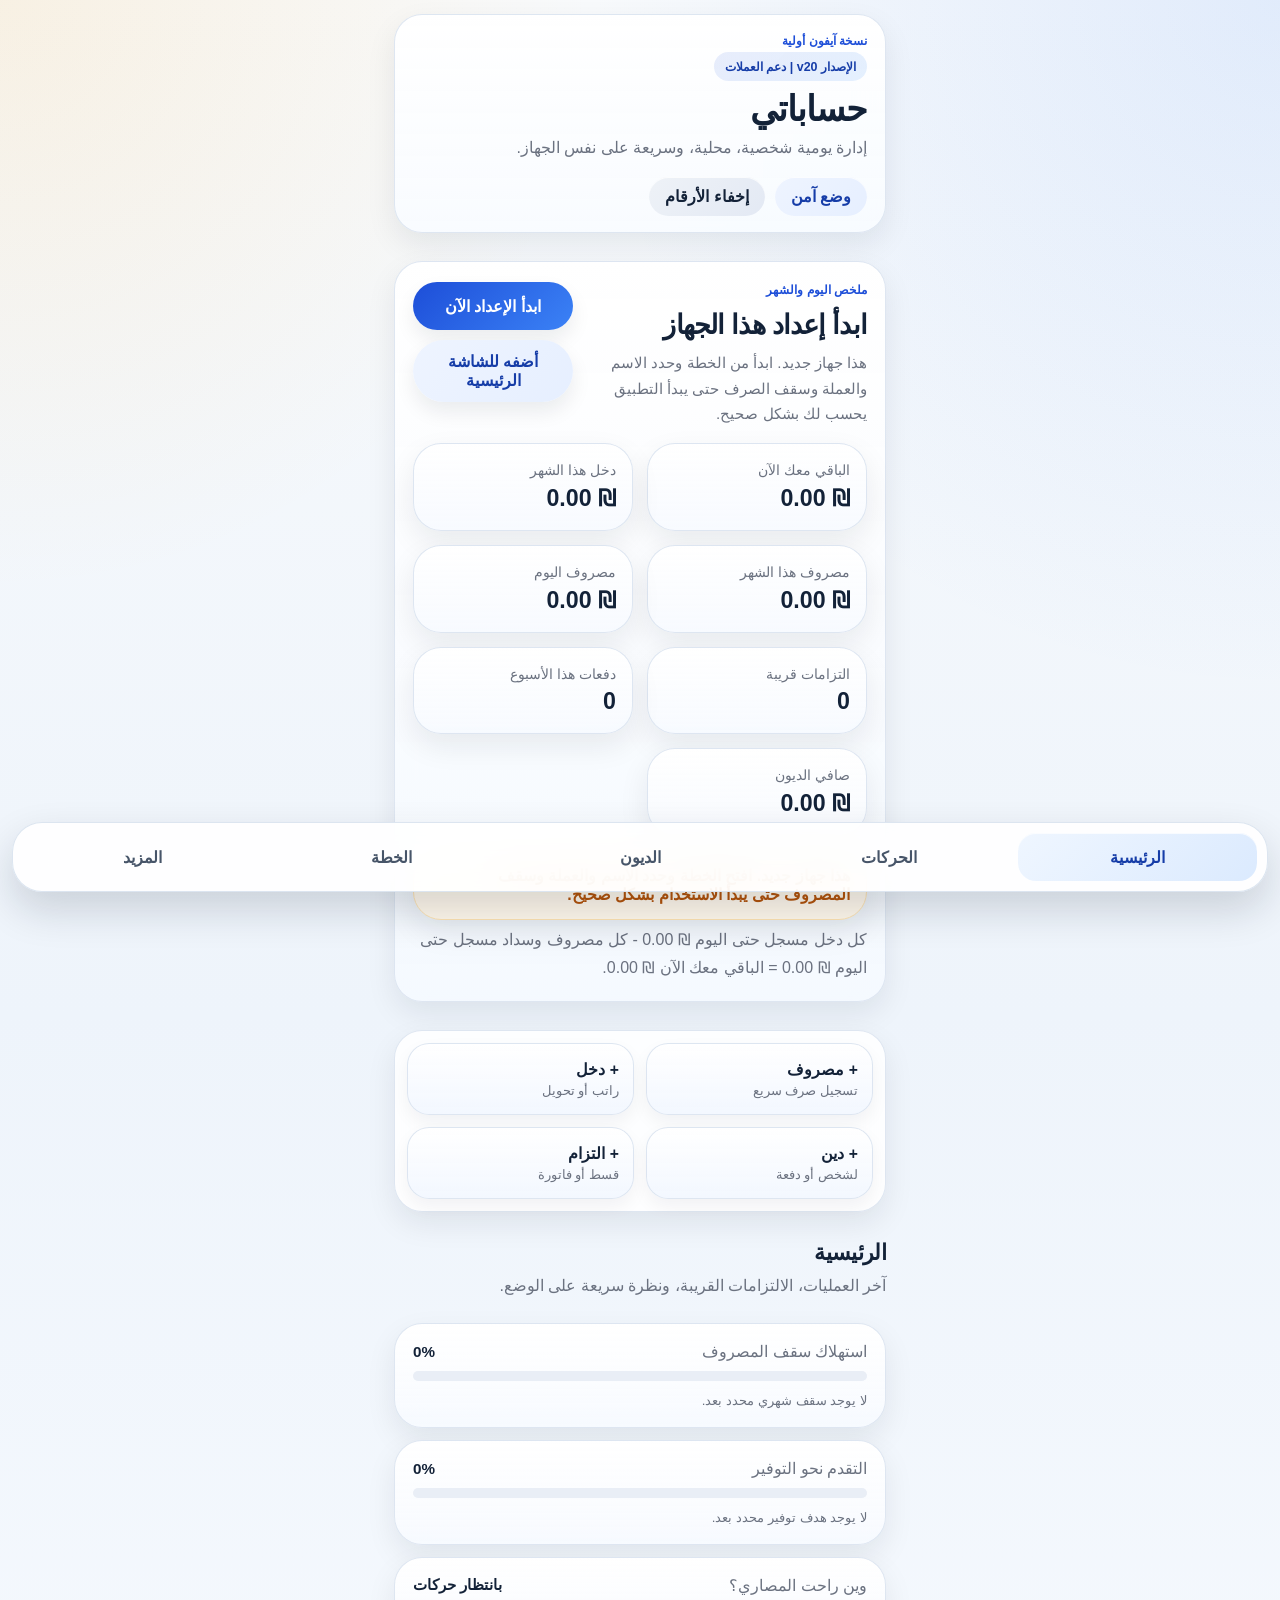
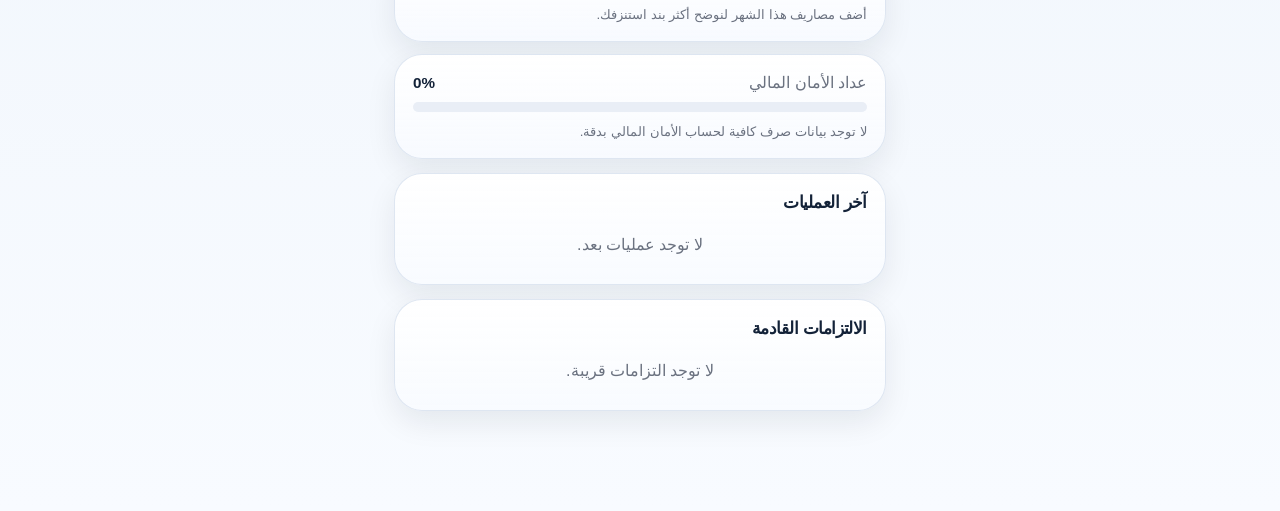
<file: iphone-v20.html>
<!DOCTYPE html>
<html lang="ar" dir="rtl">
<head>
    <meta charset="utf-8" />
    <meta name="viewport" content="width=device-width, initial-scale=1, maximum-scale=1, user-scalable=no, viewport-fit=cover" />
    <title>حساباتي | آيفون | v20</title>
    <meta name="theme-color" content="#0f172a" />
    <meta name="apple-mobile-web-app-capable" content="yes" />
    <meta name="apple-mobile-web-app-status-bar-style" content="black-translucent" />
    <meta name="apple-mobile-web-app-title" content="حساباتي v20" />
    <link rel="icon" href="./favicon.ico" />
    <link rel="apple-touch-icon" href="./favicon.ico" />
    <style>
:root {
    --bg: #f5f7fb;
    --surface: rgba(255, 255, 255, 0.88);
    --surface-strong: #ffffff;
    --line: #dbe4f0;
    --text: #132238;
    --muted: #6b7280;
    --primary: #1d4ed8;
    --primary-dark: #163da8;
    --danger: #dc2626;
    --success: #15803d;
    --warning: #b45309;
    --shadow: 0 12px 30px rgba(15, 23, 42, 0.08);
    --radius-xl: 28px;
    --radius-lg: 22px;
    --radius-md: 16px;
}

[hidden] { display: none !important; }
* { box-sizing: border-box; }
html { scroll-behavior: smooth; }
body {
    margin: 0;
    min-height: 100vh;
    font-family: "SF Pro Display", "Segoe UI", Tahoma, Arial, sans-serif;
    -webkit-text-size-adjust: 100%;
    text-size-adjust: 100%;
    background:
        radial-gradient(circle at top right, rgba(59, 130, 246, 0.12), transparent 28%),
        radial-gradient(circle at top left, rgba(245, 158, 11, 0.10), transparent 24%),
        linear-gradient(180deg, #f8fafc 0%, #eef4fb 48%, #f8fbff 100%);
    color: var(--text);
}

.app-shell {
    max-width: 520px;
    margin: 0 auto;
    min-height: 100vh;
    padding: calc(env(safe-area-inset-top, 0px) + 14px) 14px calc(env(safe-area-inset-bottom, 0px) + 100px);
}

.app-main,
.panel,
.stack,
.list-stack {
    display: grid;
    gap: 14px;
}

.topbar,
.hero-card,
.quick-actions-card,
.card-form,
.list-card,
.privacy-card,
.metric-card,
.alert-card,
.progress-card {
    background: var(--surface);
    border: 1px solid rgba(219, 228, 240, 0.9);
    border-radius: var(--radius-xl);
    box-shadow: var(--shadow);
    backdrop-filter: blur(14px);
    -webkit-backdrop-filter: blur(14px);
}

.topbar {
    padding: 18px 18px 16px;
    margin-bottom: 14px;
    background:
        linear-gradient(180deg, rgba(255,255,255,0.96), rgba(248,251,255,0.92));
}

.topbar h1,
.privacy-card h1,
.hero-card h2,
.section-head h3,
.section-head h4 {
    margin: 0;
    font-weight: 900;
    letter-spacing: -0.03em;
}

.topbar h1 { font-size: 2.2rem; line-height: 1.05; }
.hero-card h2 { font-size: 1.7rem; line-height: 1.2; }
.section-head h3 { font-size: 1.35rem; }
.section-head h4 { font-size: 1.05rem; }

.eyebrow {
    margin: 0 0 4px;
    color: var(--primary);
    font-size: .78rem;
    font-weight: 800;
}

.version-badge {
    margin: 0 0 10px;
    display: inline-flex;
    align-items: center;
    padding: 7px 11px;
    border-radius: 999px;
    background: linear-gradient(135deg, rgba(29, 78, 216, 0.10), rgba(96, 165, 250, 0.16));
    color: var(--primary-dark);
    font-size: .78rem;
    font-weight: 900;
}

.subtitle,
.section-head p,
.helper {
    margin: 6px 0 0;
    color: var(--muted);
    line-height: 1.7;
}

.topbar-actions,
.hero-head,
.field-grid,
.tabs-inline,
.bottom-nav {
    display: flex;
    gap: 10px;
}

.form-actions {
    display: grid;
    grid-template-columns: repeat(2, minmax(0, 1fr));
    gap: 10px;
}

.topbar-actions {
    margin-top: 16px;
    flex-wrap: wrap;
}

.chip,
.button,
.nav-item,
.mini-tab {
    border: none;
    border-radius: 999px;
    font: inherit;
    cursor: pointer;
    transition: 180ms ease;
}

.chip {
    padding: 10px 16px;
    background: linear-gradient(135deg, #eef4ff, #e6efff);
    color: var(--primary-dark);
    font-weight: 800;
    box-shadow: inset 0 1px 0 rgba(255,255,255,0.8);
}

.chip-dark {
    background: linear-gradient(135deg, #eef2f7, #e3e9f4);
    color: var(--text);
}

.hero-card {
    padding: 20px 18px;
    margin-bottom: 14px;
    background:
        linear-gradient(180deg, rgba(255,255,255,0.96), rgba(245,249,255,0.92));
}

.quick-actions-card {
    padding: 12px;
    display: grid;
    grid-template-columns: repeat(2, minmax(0, 1fr));
    gap: 12px;
    margin-bottom: 14px;
}

.quick-action {
    border: 1px solid rgba(219, 228, 240, 0.9);
    background: linear-gradient(180deg, rgba(255,255,255,0.96), rgba(242,247,255,0.94));
    border-radius: 22px;
    padding: 16px 14px;
    text-align: right;
    color: var(--text);
    box-shadow:
        inset 0 1px 0 rgba(255,255,255,0.75),
        0 8px 18px rgba(15, 23, 42, 0.05);
}

.quick-action strong {
    display: block;
    margin-bottom: 4px;
    font-size: .98rem;
    font-weight: 900;
}

.quick-action span {
    color: var(--muted);
    font-size: .8rem;
}

.hero-head {
    align-items: flex-start;
    justify-content: space-between;
    margin-bottom: 16px;
}

.hero-copy {
    display: grid;
    gap: 8px;
}

.hero-helper {
    margin: 0;
    color: var(--muted);
    line-height: 1.7;
    font-size: .95rem;
}

.hero-actions {
    display: grid;
    gap: 10px;
    min-width: 160px;
    max-width: 100%;
}

.summary-grid {
    display: grid;
    grid-template-columns: repeat(2, minmax(0, 1fr));
    gap: 14px;
}

.metric-card {
    padding: 18px 16px;
    background: linear-gradient(180deg, rgba(255,255,255,0.98), rgba(247,250,255,0.92));
}

.metric-card span {
    display: block;
    color: var(--muted);
    font-size: .85rem;
    margin-bottom: 6px;
}

.metric-card strong {
    font-size: 1.45rem;
    font-weight: 900;
}

.alert-card {
    margin-top: 14px;
    padding: 15px 16px;
    color: var(--warning);
    background: #fff8eb;
    border-color: #fde2b2;
    font-weight: 700;
}

.section-head {
    margin-bottom: 10px;
}

.progress-grid {
    display: grid;
    gap: 12px;
}

.progress-card {
    padding: 18px;
    background: linear-gradient(180deg, rgba(255,255,255,0.98), rgba(247,250,255,0.92));
}

.progress-head {
    display: flex;
    align-items: center;
    justify-content: space-between;
    gap: 12px;
    margin-bottom: 10px;
}

.progress-head span,
.progress-card small {
    color: var(--muted);
}

.progress-head strong {
    font-size: .95rem;
    font-weight: 900;
}

.progress-track {
    height: 10px;
    border-radius: 999px;
    background: #e9eef6;
    overflow: hidden;
    margin-bottom: 10px;
}

.progress-bar {
    height: 100%;
    width: 0;
    border-radius: inherit;
    transition: width 220ms ease;
}

.progress-bar.danger {
    background: linear-gradient(90deg, #f59e0b, #ef4444);
}

.progress-bar.success {
    background: linear-gradient(90deg, #34d399, #10b981);
}

.panel { display: none; }
.panel.is-active { display: grid; }
.home-only[hidden] { display: none !important; }

.card-form,
.list-card,
.privacy-card {
    padding: 18px;
    background: linear-gradient(180deg, rgba(255,255,255,0.98), rgba(248,251,255,0.94));
}

.field {
    display: grid;
    gap: 6px;
}

.field span {
    color: var(--text);
    font-size: .9rem;
    font-weight: 800;
}

.input {
    width: 100%;
    min-height: 48px;
    padding: 12px 14px;
    border-radius: 15px;
    border: 1px solid var(--line);
    background: rgba(255,255,255,0.94);
    color: var(--text);
    font: inherit;
    font-size: 16px;
    box-shadow: inset 0 1px 2px rgba(15, 23, 42, 0.03);
}

.input.center { text-align: center; }
.input.search-input {
    min-height: 44px;
    padding-inline: 16px;
    background: linear-gradient(180deg, rgba(255,255,255,0.98), rgba(246,249,255,0.96));
}

.field-grid {
    flex-direction: row;
    flex-wrap: wrap;
}

.field-grid > .field {
    flex: 1 1 0;
    min-width: 0;
}

.button {
    min-height: 48px;
    padding: 12px 18px;
    font-size: 16px;
    font-weight: 900;
    box-shadow: 0 10px 20px rgba(15, 23, 42, 0.08);
}

.button-primary {
    background: linear-gradient(135deg, var(--primary), #3b82f6);
    color: #fff;
}

.button-danger {
    background: linear-gradient(135deg, #d92d20, #ef4444);
    color: #fff;
}

.button-warning {
    background: linear-gradient(135deg, #b45309, #f59e0b);
    color: #fff;
}

.button-outline {
    background: #fff;
    border: 1px solid var(--line);
    color: var(--text);
}

.button-ghost {
    background: linear-gradient(135deg, #eef4ff, #e6efff);
    color: var(--primary-dark);
}

.button:hover,
.chip:hover,
.nav-item:hover,
.mini-tab:hover {
    transform: translateY(-1px);
}

@media (max-width: 420px) {
    .hero-head {
        display: grid;
        gap: 14px;
    }

    .hero-actions {
        width: 100%;
    }
}

.tabs-inline {
    margin-bottom: 8px;
    flex-wrap: wrap;
}

.compact-tabs {
    margin-bottom: 12px;
}

.mini-tab {
    min-height: 40px;
    padding: 0 18px;
    background: #edf2fa;
    color: #334155;
    font-weight: 800;
}

.mini-tab.is-active {
    background: var(--primary);
    color: #fff;
}

.money-form { display: none; }
.money-form.is-active { display: grid; gap: 12px; }

.list-item {
    display: flex;
    align-items: center;
    justify-content: space-between;
    gap: 12px;
    padding: 14px 0;
    border-bottom: 1px solid #edf2f7;
    min-width: 0;
}

.list-item:last-child { border-bottom: none; }

.list-title {
    font-weight: 800;
    margin-bottom: 4px;
}

.list-meta {
    color: var(--muted);
    font-size: .84rem;
    line-height: 1.6;
}

.meta-badge {
    display: inline-flex;
    align-items: center;
    min-height: 22px;
    padding: 0 8px;
    margin-inline-start: 6px;
    border-radius: 999px;
    font-size: .72rem;
    font-weight: 900;
    vertical-align: middle;
}

.meta-badge.future {
    background: #fff4e5;
    color: var(--warning);
}

.meta-badge.other-month {
    background: #eef4ff;
    color: var(--primary-dark);
}

.list-value {
    text-align: left;
    font-weight: 900;
    white-space: nowrap;
}

.list-actions {
    display: flex;
    align-items: center;
    gap: 8px;
    flex-wrap: wrap;
    justify-content: flex-end;
    min-width: 0;
}

.inline-button {
    min-height: 34px;
    padding: 0 12px;
    border-radius: 999px;
    border: none;
    font: inherit;
    font-size: .78rem;
    font-weight: 900;
    cursor: pointer;
}

.inline-button.success {
    background: #ecfdf3;
    color: var(--success);
}

.inline-button.danger {
    background: #fff1f2;
    color: var(--danger);
}

.tone-income { color: var(--success); }
.tone-expense { color: var(--danger); }
.tone-debt { color: #7c3aed; }
.tone-warning { color: var(--warning); }

.empty-state {
    padding: 12px 0;
    color: var(--muted);
    text-align: center;
}

.summary-inline {
    display: grid;
    gap: 8px;
    margin-bottom: 10px;
}

.toolbar-inline {
    display: grid;
    gap: 10px;
    margin-bottom: 12px;
}

.toggle-row {
    display: flex;
    align-items: center;
    justify-content: space-between;
    gap: 12px;
}

.toggle-row label {
    color: var(--muted);
    font-size: .88rem;
    font-weight: 700;
}

.people-card {
    margin-bottom: 12px;
}

.people-grid {
    display: grid;
    gap: 10px;
}

.person-card {
    padding: 14px;
    border-radius: 18px;
    border: 1px solid #e5ebf4;
    background: linear-gradient(180deg, rgba(255,255,255,0.98), rgba(245,249,255,0.94));
    box-shadow: inset 0 1px 0 rgba(255,255,255,0.8);
}

.person-head {
    display: flex;
    align-items: center;
    justify-content: space-between;
    gap: 10px;
    margin-bottom: 8px;
    min-width: 0;
}

.person-name {
    font-weight: 900;
    font-size: 1rem;
}

.person-meta {
    color: var(--muted);
    font-size: .82rem;
    line-height: 1.6;
}

.person-actions {
    display: flex;
    gap: 8px;
    margin-top: 10px;
    flex-wrap: wrap;
}

.person-actions .inline-button {
    flex: 1 1 0;
    min-width: 110px;
}

.inline-button.neutral {
    background: #eef4ff;
    color: var(--primary-dark);
}

.schedule-form {
    margin-top: 12px;
}

.schedule-form-anchor {
    scroll-margin-top: 18px;
}

.summary-pill {
    min-height: 44px;
    padding: 0 16px;
    display: flex;
    align-items: center;
    justify-content: space-between;
    gap: 10px;
    background: linear-gradient(180deg, rgba(248,251,255,0.98), rgba(241,247,255,0.96));
    border: 1px solid #e3eaf3;
    border-radius: 16px;
    color: var(--text);
    font-size: .85rem;
    min-width: 0;
}

.bottom-nav {
    position: fixed;
    right: 12px;
    left: 12px;
    bottom: calc(env(safe-area-inset-bottom, 0px) + 8px);
    padding: 10px;
    background: rgba(255, 255, 255, 0.90);
    border: 1px solid rgba(219, 228, 240, 0.95);
    border-radius: 30px;
    box-shadow: 0 18px 40px rgba(15, 23, 42, 0.16);
    backdrop-filter: blur(18px);
    -webkit-backdrop-filter: blur(18px);
    justify-content: space-between;
    z-index: 30;
    overflow-x: auto;
}

.nav-item {
    flex: 1 1 0;
    min-height: 48px;
    background: transparent;
    color: #475569;
    font-weight: 800;
    border-radius: 18px;
}

.nav-item.is-active {
    background: linear-gradient(135deg, #eff6ff, #dbeafe);
    color: var(--primary-dark);
    box-shadow: inset 0 1px 0 rgba(255,255,255,0.75);
}

.privacy-screen {
    min-height: calc(100vh - 32px);
    display: grid;
    place-items: center;
}

.privacy-card {
    text-align: center;
}

.privacy-badge {
    display: inline-flex;
    align-items: center;
    justify-content: center;
    min-height: 36px;
    padding: 6px 14px;
    border-radius: 999px;
    background: #eff6ff;
    color: var(--primary-dark);
    font-weight: 900;
}

.toast {
    position: fixed;
    inset-inline: 20px;
    bottom: calc(env(safe-area-inset-bottom, 0px) + 84px);
    padding: 13px 16px;
    border-radius: 18px;
    background: rgba(15, 23, 42, 0.92);
    color: #fff;
    text-align: center;
    box-shadow: var(--shadow);
    z-index: 40;
}

@media (max-width: 420px) {
    .app-shell {
        padding-inline: 12px;
    }

    .field-grid,
    .hero-head {
        flex-direction: column;
        align-items: stretch;
    }

    .card-form,
    .list-card,
    .privacy-card,
    .topbar,
    .hero-card {
        padding: 16px;
    }

    .summary-grid {
        grid-template-columns: 1fr;
    }

    .quick-actions-card {
        grid-template-columns: 1fr;
    }

    .list-item,
    .person-head {
        flex-direction: column;
        align-items: stretch;
    }

    .list-actions {
        width: 100%;
        justify-content: flex-start;
    }

    .inline-button,
    .person-actions .inline-button {
        min-width: calc(50% - 6px);
        flex: 1 1 calc(50% - 6px);
    }

    .summary-pill {
        min-height: 48px;
        padding: 10px 14px;
        flex-wrap: wrap;
    }

    .bottom-nav {
        gap: 6px;
        padding: 8px;
    }

    .nav-item {
        min-width: 0;
        min-height: 44px;
        font-size: .95rem;
        padding-inline: 8px;
    }

}

    </style>
</head>
<body>
<div class="app-shell" id="appShell">
        <div class="privacy-screen" id="privacyScreen" hidden>
            <div class="privacy-card">
                <span class="privacy-badge">الوضع الآمن</span>
                <h1>حساباتي</h1>
                <p>أدخل رمز هذا الجهاز للمتابعة.</p>
                <form id="unlockForm" class="stack">
                    <input id="unlockCode" class="input center" type="password" inputmode="numeric" maxlength="12" placeholder="رمز القفل" />
                    <button class="button button-primary" type="submit">فتح التطبيق</button>
                    <p class="helper error" id="unlockError"></p>
                </form>
            </div>
        </div>

        <main class="app-main" id="appMain">
            <header class="topbar">
                <div>
                    <p class="eyebrow">نسخة آيفون أولية</p>
                    <p class="version-badge">الإصدار v20 | دعم العملات</p>
                    <h1>حساباتي</h1>
                    <p class="subtitle">إدارة يومية شخصية، محلية، وسريعة على نفس الجهاز.</p>
                </div>
                <div class="topbar-actions">
                    <button class="chip" id="safeModeToggle" type="button">وضع آمن</button>
                    <button class="chip chip-dark" id="hideNumbersToggle" type="button">إخفاء الأرقام</button>
                </div>
            </header>

            <section class="hero-card home-only" id="homeHero">
                <div class="hero-head">
                    <div class="hero-copy">
                        <p class="eyebrow">ملخص اليوم والشهر</p>
                        <h2 id="deviceTitle">ابدأ إعداد هذا الجهاز</h2>
                        <p class="hero-helper" id="setupHelper" hidden>
                            هذا جهاز جديد. ابدأ من الخطة وحدد الاسم والعملة وسقف الصرف حتى يبدأ التطبيق يحسب لك بشكل صحيح.
                        </p>
                    </div>
                    <div class="hero-actions">
                        <button
                            class="button button-primary"
                            id="startSetupButton"
                            type="button"
                            onclick="document.querySelectorAll('.panel').forEach(function(p){p.classList.remove('is-active');});document.querySelector('.panel[data-panel=&quot;plan&quot;]')?.classList.add('is-active');document.querySelectorAll('.nav-item').forEach(function(n){n.classList.remove('is-active');});document.querySelector('.nav-item[data-panel-target=&quot;plan&quot;]')?.classList.add('is-active');setTimeout(function(){var i=document.getElementById('profileName');if(i){i.focus();i.scrollIntoView({behavior:'smooth',block:'center'});}},80);"
                        >ابدأ الإعداد الآن</button>
                        <button class="button button-ghost" id="installHintButton" type="button">أضفه للشاشة الرئيسية</button>
                    </div>
                </div>
                <div class="summary-grid">
                    <article class="metric-card">
                        <span>الباقي معك الآن</span>
                        <strong data-money id="monthBalanceValue">₪ 0.00</strong>
                    </article>
                    <article class="metric-card">
                        <span>دخل هذا الشهر</span>
                        <strong data-money id="monthIncomeValue">₪ 0.00</strong>
                    </article>
                    <article class="metric-card">
                        <span>مصروف هذا الشهر</span>
                        <strong data-money id="monthExpenseValue">₪ 0.00</strong>
                    </article>
                    <article class="metric-card">
                        <span>مصروف اليوم</span>
                        <strong data-money id="todayExpenseValue">₪ 0.00</strong>
                    </article>
                    <article class="metric-card">
                        <span>التزامات قريبة</span>
                        <strong id="dueSoonValue">0</strong>
                    </article>
                    <article class="metric-card">
                        <span>دفعات هذا الأسبوع</span>
                        <strong id="dueThisWeekValue">0</strong>
                    </article>
                    <article class="metric-card">
                        <span>صافي الديون</span>
                        <strong data-money id="netDebtValue">₪ 0.00</strong>
                    </article>
                </div>
                <div class="alert-card" id="todayAlert">لا يوجد تنبيه مهم الآن، وضع الميزانية مستقر.</div>
                <p class="helper" id="balanceHelper">هذا هو الرصيد الجاري حتى اليوم بعد احتساب كل دخل ومصروف مسجل بتاريخ اليوم أو قبله.</p>
            </section>

            <section class="quick-actions-card home-only" id="homeQuickActions">
                <button class="quick-action" type="button" data-quick-panel="money" data-quick-money-tab="expense">
                    <strong>+ مصروف</strong>
                    <span>تسجيل صرف سريع</span>
                </button>
                <button class="quick-action" type="button" data-quick-panel="money" data-quick-money-tab="income">
                    <strong>+ دخل</strong>
                    <span>راتب أو تحويل</span>
                </button>
                <button class="quick-action" type="button" data-quick-panel="debts">
                    <strong>+ دين</strong>
                    <span>لشخص أو دفعة</span>
                </button>
                <button class="quick-action" type="button" data-quick-panel="plan">
                    <strong>+ التزام</strong>
                    <span>قسط أو فاتورة</span>
                </button>
            </section>

            <section class="panel is-active" data-panel="home">
                <div class="section-head">
                    <h3>الرئيسية</h3>
                    <p>آخر العمليات، الالتزامات القريبة، ونظرة سريعة على الوضع.</p>
                </div>
                <div class="progress-grid">
                    <article class="progress-card">
                        <div class="progress-head">
                            <span>استهلاك سقف المصروف</span>
                            <strong id="budgetUsagePercent">0%</strong>
                        </div>
                        <div class="progress-track"><div class="progress-bar danger" id="budgetUsageBar"></div></div>
                        <small id="budgetUsageHint">لا يوجد سقف شهري محدد بعد.</small>
                    </article>
                    <article class="progress-card">
                        <div class="progress-head">
                            <span>التقدم نحو التوفير</span>
                            <strong id="savingUsagePercent">0%</strong>
                        </div>
                        <div class="progress-track"><div class="progress-bar success" id="savingUsageBar"></div></div>
                        <small id="savingUsageHint">لا يوجد هدف توفير محدد بعد.</small>
                    </article>
                    <article class="progress-card">
                        <div class="progress-head">
                            <span>وين راحت المصاري؟</span>
                            <strong id="spendingInsightTitle">بانتظار حركات</strong>
                        </div>
                        <small id="spendingInsightHint">أضف مصاريف أكثر لنحلل أعلى بند صرف عندك.</small>
                    </article>
                    <article class="progress-card">
                        <div class="progress-head">
                            <span>عداد الأمان المالي</span>
                            <strong id="financialSafetyPercent">0%</strong>
                        </div>
                        <div class="progress-track"><div class="progress-bar success" id="financialSafetyBar"></div></div>
                        <small id="financialSafetyHint">بانتظار بيانات كافية لحساب الأمان المالي.</small>
                    </article>
                </div>
                <div class="list-card">
                    <div class="section-head compact">
                        <h4>آخر العمليات</h4>
                    </div>
                    <div id="recentOperations" class="list-stack"></div>
                </div>
                <div class="list-card">
                    <div class="section-head compact">
                        <h4>الالتزامات القادمة</h4>
                    </div>
                    <div id="upcomingCommitments" class="list-stack"></div>
                </div>
            </section>

            <section class="panel" data-panel="money">
                <div class="section-head">
                    <h3>الدخل والمصاريف</h3>
                    <p>إضافة دخل ومصروف بسرعة مع سجل حديث واضح.</p>
                </div>

                <div class="tabs-inline">
                    <button class="mini-tab is-active" data-money-tab="expense" type="button">مصروف</button>
                    <button class="mini-tab" data-money-tab="income" type="button">دخل</button>
                </div>

                <form class="card-form money-form is-active" id="expenseForm" data-money-form="expense">
                    <label class="field">
                        <span>التصنيف</span>
                        <select id="expenseCategory" class="input">
                            <option value="">اختر التصنيف...</option>
                            <option value="أكل">أكل</option>
                            <option value="بيت">بيت</option>
                            <option value="مدارس">مدارس</option>
                            <option value="مواصلات">مواصلات</option>
                            <option value="علاج">علاج</option>
                            <option value="فواتير">فواتير</option>
                            <option value="أولاد">أولاد</option>
                            <option value="مجموعة أغراض">مجموعة أغراض</option>
                            <option value="متفرقات">متفرقات</option>
                            <option value="طوارئ">طوارئ</option>
                        </select>
                    </label>
                    <label class="field">
                        <span>أو أضف تصنيفًا جديدًا سريعًا</span>
                        <input id="expenseCustomCategory" class="input" type="text" placeholder="مثال: قهوة، هدية، حلاقة..." />
                    </label>
                    <div class="field-grid">
                        <label class="field">
                            <span>المبلغ</span>
                            <input id="expenseAmount" class="input" type="text" inputmode="decimal" placeholder="0.00" required />
                        </label>
                        <label class="field">
                            <span>التاريخ</span>
                            <input id="expenseDate" class="input" type="date" required />
                        </label>
                        <label class="field">
                            <span>العملة</span>
                            <select id="expenseCurrency" class="input">
                                <option value="₪">شيكل ₪</option>
                                <option value="JD">دينار JD</option>
                                <option value="$">دولار $</option>
                            </select>
                        </label>
                    </div>
                    <label class="field">
                        <span>ملاحظة</span>
                        <input id="expenseNote" class="input" type="text" placeholder="بيض + خبز + لبن، أو أي تفصيل إضافي" />
                    </label>
                    <div class="form-actions">
                        <button class="button button-danger" id="expenseSubmitButton" type="submit">حفظ المصروف</button>
                        <button class="button button-outline" id="expenseCancelEditButton" type="button" hidden>إلغاء التعديل</button>
                    </div>
                </form>

                <form class="card-form money-form" id="incomeForm" data-money-form="income">
                    <label class="field">
                        <span>التصنيف</span>
                        <select id="incomeCategory" class="input">
                            <option value="">اختر التصنيف...</option>
                            <option value="راتب">راتب</option>
                            <option value="دخل إضافي">دخل إضافي</option>
                            <option value="تحويل">تحويل</option>
                            <option value="هدية">هدية</option>
                            <option value="استرداد">استرداد</option>
                            <option value="بيع">بيع</option>
                            <option value="متفرقات">متفرقات</option>
                        </select>
                    </label>
                    <label class="field">
                        <span>أو أضف تصنيف دخل جديدًا</span>
                        <input id="incomeCustomCategory" class="input" type="text" placeholder="مثال: عمولة، مكافأة، سلفة راجعة..." />
                    </label>
                    <div class="field-grid">
                        <label class="field">
                            <span>المبلغ</span>
                            <input id="incomeAmount" class="input" type="text" inputmode="decimal" placeholder="0.00" required />
                        </label>
                        <label class="field">
                            <span>التاريخ</span>
                            <input id="incomeDate" class="input" type="date" required />
                        </label>
                        <label class="field">
                            <span>العملة</span>
                            <select id="incomeCurrency" class="input">
                                <option value="₪">شيكل ₪</option>
                                <option value="JD">دينار JD</option>
                                <option value="$">دولار $</option>
                            </select>
                        </label>
                    </div>
                    <label class="field">
                        <span>ملاحظة</span>
                        <input id="incomeNote" class="input" type="text" placeholder="اختياري" />
                    </label>
                    <div class="form-actions">
                        <button class="button button-primary" id="incomeSubmitButton" type="submit">حفظ الدخل</button>
                        <button class="button button-outline" id="incomeCancelEditButton" type="button" hidden>إلغاء التعديل</button>
                    </div>
                </form>

                <div class="list-card">
                    <div class="section-head compact">
                        <h4>سجل العمليات</h4>
                    </div>
                    <div class="toolbar-inline">
                        <input id="moneySearchInput" class="input search-input" type="search" placeholder="ابحث: خبز، راتب، مدارس..." />
                    </div>
                    <div class="tabs-inline compact-tabs">
                        <button class="mini-tab is-active" data-log-filter="all" type="button">الكل</button>
                        <button class="mini-tab" data-log-filter="expense" type="button">مصروف</button>
                        <button class="mini-tab" data-log-filter="income" type="button">دخل</button>
                    </div>
                    <div class="tabs-inline compact-tabs">
                        <button class="mini-tab is-active" data-period-filter="all" type="button">كل الفترات</button>
                        <button class="mini-tab" data-period-filter="month" type="button">هذا الشهر</button>
                        <button class="mini-tab" data-period-filter="week" type="button">هذا الأسبوع</button>
                        <button class="mini-tab" data-period-filter="today" type="button">اليوم</button>
                        <button class="mini-tab" data-period-filter="future" type="button">القادم</button>
                        <button class="mini-tab" data-period-filter="other-month" type="button">خارج الشهر</button>
                    </div>
                    <div id="moneyEntries" class="list-stack"></div>
                </div>
            </section>

            <section class="panel" data-panel="debts">
                <div class="section-head">
                    <h3>الأشخاص والديون</h3>
                    <p>لكل شخص سجل واضح: إله عليك، إليك عليه، والرصيد النهائي.</p>
                </div>

                <form class="card-form" id="debtForm">
                    <div class="field-grid">
                        <label class="field">
                            <span>اسم الشخص</span>
                            <input id="debtPerson" class="input" type="text" placeholder="مثال: أحمد" list="peopleSuggestions" required />
                        </label>
                        <label class="field">
                            <span>نوع الحركة</span>
                            <select id="debtType" class="input">
                                <option value="for-me">إلي عليه</option>
                                <option value="on-me">عليّ إله</option>
                                <option value="paid-to-me">دفع لي</option>
                                <option value="paid-by-me">دفعت له</option>
                            </select>
                        </label>
                    </div>
                    <div class="field-grid">
                        <label class="field">
                            <span>المبلغ</span>
                            <input id="debtAmount" class="input" type="text" inputmode="decimal" placeholder="0.00" required />
                        </label>
                        <label class="field">
                            <span>التاريخ</span>
                            <input id="debtDate" class="input" type="date" required />
                        </label>
                        <label class="field">
                            <span>العملة</span>
                            <select id="debtCurrency" class="input">
                                <option value="₪">شيكل ₪</option>
                                <option value="JD">دينار JD</option>
                                <option value="$">دولار $</option>
                            </select>
                        </label>
                    </div>
                    <label class="field">
                        <span>ملاحظة</span>
                        <input id="debtNote" class="input" type="text" placeholder="مثال: دفعة جزئية" />
                    </label>
                    <div class="form-actions">
                        <button class="button button-primary" id="debtSubmitButton" type="submit">حفظ الحركة</button>
                        <button class="button button-outline" id="debtCancelEditButton" type="button" hidden>إلغاء التعديل</button>
                    </div>
                </form>

                <form class="card-form schedule-form schedule-form-anchor" id="debtPlanForm">
                    <div class="section-head compact">
                        <h4>خطة سداد دين</h4>
                        <p>قسّط الدين على دفعات، وخلي النظام يتابع المواعيد والتأخير والدفع المتأخر.</p>
                    </div>
                    <div class="field-grid">
                        <label class="field">
                            <span>اسم الشخص</span>
                            <input id="debtPlanPerson" class="input" type="text" placeholder="مثال: محمد" list="peopleSuggestions" required />
                        </label>
                        <label class="field">
                            <span>إجمالي الدين</span>
                            <input id="debtPlanTotal" class="input" type="text" inputmode="decimal" placeholder="1000" required />
                        </label>
                    </div>
                    <div class="field-grid">
                        <label class="field">
                            <span>تاريخ أول دفعة</span>
                            <input id="debtPlanStartDate" class="input" type="date" required />
                        </label>
                        <label class="field">
                            <span>عدد الدفعات</span>
                            <input id="debtPlanCount" class="input" type="number" min="1" step="1" placeholder="4" required />
                        </label>
                    </div>
                    <div class="field-grid">
                        <label class="field">
                            <span>نوع التكرار</span>
                            <select id="debtPlanInterval" class="input">
                                <option value="monthly">شهري</option>
                                <option value="weekly">أسبوعي</option>
                                <option value="daily30">كل 30 يوم</option>
                            </select>
                        </label>
                        <label class="field">
                            <span>العملة</span>
                            <select id="debtPlanCurrency" class="input">
                                <option value="₪">شيكل ₪</option>
                                <option value="JD">دينار JD</option>
                                <option value="$">دولار $</option>
                            </select>
                        </label>
                        <label class="field">
                            <span>ملاحظة</span>
                            <input id="debtPlanNote" class="input" type="text" placeholder="مثال: دين بضاعة أو سلفة" />
                        </label>
                    </div>
                    <button class="button button-warning" type="submit">إنشاء خطة السداد</button>
                </form>

                <div class="list-card">
                    <div class="section-head compact">
                        <h4>كشف الديون</h4>
                    </div>
                    <div class="summary-inline" id="debtSummary"></div>
                    <datalist id="peopleSuggestions"></datalist>
                    <div class="people-card">
                        <div class="toolbar-inline">
                            <input id="debtSearchInput" class="input search-input" type="search" placeholder="ابحث عن شخص أو ملاحظة..." />
                            <div class="toggle-row">
                                <label for="showArchivedPeopleToggle">إظهار الأشخاص المؤرشفين</label>
                                <input id="showArchivedPeopleToggle" type="checkbox" />
                            </div>
                        </div>
                        <div class="people-grid" id="peopleOverview"></div>
                    </div>
                    <div id="debtEntries" class="list-stack"></div>
                </div>

                <div class="list-card">
                    <div class="section-head compact">
                        <h4>دفعات الديون المجدولة</h4>
                        <p>كل دفعة تظهر بموعدها، وإذا تأخرت أو دُفعت متأخرًا سنوضح ذلك هنا.</p>
                    </div>
                    <div class="tabs-inline compact-tabs">
                        <button class="mini-tab is-active" data-installment-filter="all" type="button">الكل</button>
                        <button class="mini-tab" data-installment-filter="pending" type="button">بانتظار</button>
                        <button class="mini-tab" data-installment-filter="soon" type="button">هذا الأسبوع</button>
                        <button class="mini-tab" data-installment-filter="overdue" type="button">متأخرة</button>
                        <button class="mini-tab" data-installment-filter="paid" type="button">مدفوعة</button>
                    </div>
                    <form class="card-form" id="installmentEditForm" hidden>
                        <div class="section-head compact">
                            <h4>تعديل دفعة مجدولة</h4>
                            <p>عدّل مبلغ الدفعة أو تاريخها أو ملاحظتها من هنا.</p>
                        </div>
                        <div class="field-grid">
                            <label class="field">
                                <span>المبلغ</span>
                                <input id="installmentEditAmount" class="input" type="text" inputmode="decimal" placeholder="0.00" required />
                            </label>
                            <label class="field">
                                <span>التاريخ</span>
                                <input id="installmentEditDate" class="input" type="date" required />
                            </label>
                        </div>
                        <label class="field">
                            <span>ملاحظة</span>
                            <input id="installmentEditNote" class="input" type="text" placeholder="اختياري" />
                        </label>
                        <div class="form-actions">
                            <button class="button button-primary" id="installmentEditSaveButton" type="submit">حفظ تعديل الدفعة</button>
                            <button class="button button-outline" id="installmentEditCancelButton" type="button">إلغاء</button>
                        </div>
                    </form>
                    <div id="debtInstallmentEntries" class="list-stack"></div>
                </div>
            </section>

            <section class="panel" data-panel="plan">
                <div class="section-head">
                    <h3>الخطة الشهرية والالتزامات</h3>
                    <p>سقف الصرف، هدف التوفير، والأقساط التي يجب متابعتها.</p>
                </div>

                <form class="card-form" id="planForm">
                    <div class="field-grid">
                        <label class="field">
                            <span>اسم الجهاز / الحساب</span>
                            <input id="profileName" class="input" type="text" placeholder="آيفون 16 - حسابي" required />
                        </label>
                        <label class="field">
                            <span>العملة</span>
                            <input id="profileCurrency" class="input" type="text" value="₪" maxlength="10" />
                        </label>
                    </div>
                    <div class="field-grid">
                        <label class="field">
                            <span>سقف المصروف الشهري</span>
                            <input id="profileBudget" class="input" type="text" inputmode="decimal" placeholder="0.00" />
                        </label>
                        <label class="field">
                            <span>هدف التوفير</span>
                            <input id="profileSavingGoal" class="input" type="text" inputmode="decimal" placeholder="0.00" />
                        </label>
                    </div>
                    <label class="field">
                        <span>رمز قفل اختياري</span>
                        <input id="profilePasscode" class="input" type="password" inputmode="numeric" maxlength="12" placeholder="1234" />
                    </label>
                    <button class="button button-primary" type="submit">حفظ الخطة والإعدادات</button>
                </form>

                <form class="card-form" id="commitmentForm">
                    <div class="field-grid">
                        <label class="field">
                            <span>اسم الالتزام</span>
                            <input id="commitmentName" class="input" type="text" placeholder="إيجار، قسط..." required />
                        </label>
                        <label class="field">
                            <span>المبلغ</span>
                            <input id="commitmentAmount" class="input" type="text" inputmode="decimal" placeholder="0.00" required />
                        </label>
                        <label class="field">
                            <span>العملة</span>
                            <select id="commitmentCurrency" class="input">
                                <option value="₪">شيكل ₪</option>
                                <option value="JD">دينار JD</option>
                                <option value="$">دولار $</option>
                            </select>
                        </label>
                    </div>
                    <div class="field-grid">
                        <label class="field">
                            <span>تاريخ الاستحقاق</span>
                            <input id="commitmentDate" class="input" type="date" required />
                        </label>
                        <label class="field">
                            <span>ملاحظات</span>
                            <input id="commitmentNote" class="input" type="text" placeholder="اختياري" />
                        </label>
                    </div>
                    <div class="form-actions">
                        <button class="button button-warning" id="commitmentSubmitButton" type="submit">حفظ الالتزام</button>
                        <button class="button button-outline" id="commitmentCancelEditButton" type="button" hidden>إلغاء التعديل</button>
                    </div>
                </form>

                <div class="list-card">
                    <div class="section-head compact">
                        <h4>سجل الالتزامات</h4>
                    </div>
                    <div id="commitmentEntries" class="list-stack"></div>
                </div>
            </section>

            <section class="panel" data-panel="more">
                <div class="section-head">
                    <h3>النسخ والخصوصية</h3>
                    <p>نسخة احتياطية، استرجاع، ومسح آمن لبيانات هذا الجهاز.</p>
                </div>

                <div class="card-form">
                    <button class="button button-primary" id="exportBackupButton" type="button">تصدير نسخة JSON</button>
                    <label class="button button-outline file-button">
                        استيراد نسخة
                        <input id="importBackupInput" type="file" accept="application/json" hidden />
                    </label>
                    <button class="button button-outline" id="lockDeviceButton" type="button">قفل الجهاز الآن</button>
                    <button class="button button-danger" id="resetDeviceButton" type="button">تصفير بيانات هذا الجهاز</button>
                    <p class="helper" id="backupStatus">آخر نسخة: لا يوجد بعد.</p>
                </div>

                <form class="card-form" id="reminderForm">
                    <div class="section-head compact">
                        <h4>ذكّرني بعدين</h4>
                        <p>تذكير سريع لشخص، قسط، أو أمر تريد مراجعته لاحقًا.</p>
                    </div>
                    <label class="field">
                        <span>عنوان التذكير</span>
                        <input id="reminderTitle" class="input" type="text" placeholder="مثال: حاسب محمد آخر الأسبوع" required />
                    </label>
                    <div class="field-grid">
                        <label class="field">
                            <span>التاريخ</span>
                            <input id="reminderDate" class="input" type="date" required />
                        </label>
                        <label class="field">
                            <span>ملاحظة</span>
                            <input id="reminderNote" class="input" type="text" placeholder="اختياري" />
                        </label>
                    </div>
                    <div class="form-actions">
                        <button class="button button-primary" id="reminderSubmitButton" type="submit">حفظ التذكير</button>
                        <button class="button button-outline" id="reminderCancelEditButton" type="button" hidden>إلغاء التعديل</button>
                    </div>
                </form>

                <div class="list-card">
                    <div class="section-head compact">
                        <h4>التذكيرات القادمة</h4>
                    </div>
                    <div id="reminderEntries" class="list-stack"></div>
                </div>

                <div class="list-card">
                    <div class="section-head compact">
                        <h4>ملخص آخر الشهر</h4>
                        <p>لقطة سريعة: أين ذهب الصرف، وكيف كان تقييم الشهر؟</p>
                    </div>
                    <div class="summary-inline" id="monthClosingSummary"></div>
                    <div class="list-stack" id="monthClosingInsights"></div>
                </div>

                <div class="list-card">
                    <div class="section-head compact">
                        <h4>مقارنة مع الشهر الماضي</h4>
                        <p>حتى تعرف: هل تحسن وضعك، أم زاد الصرف عليك؟</p>
                    </div>
                    <div class="summary-inline" id="monthCompareSummary"></div>
                    <div class="list-stack" id="monthCompareInsights"></div>
                </div>

                <div class="list-card">
                    <div class="section-head compact">
                        <h4>كشف الخراب</h4>
                        <p>أكثر شيء أتعبك هذا الشهر: يوم الصرف، البند، والشخص.</p>
                    </div>
                    <div class="list-stack" id="damageReportList"></div>
                </div>

                <div class="list-card">
                    <div class="section-head compact">
                        <h4>أرشفة شهرية ذكية</h4>
                        <p>اقفل الشهر الحالي بلقطة محفوظة وارجع لها لاحقًا إذا أردت.</p>
                    </div>
                    <div class="form-actions">
                        <button class="button button-primary" id="archiveMonthButton" type="button">أرشفة هذا الشهر الآن</button>
                    </div>
                    <div id="monthlyArchivesList" class="list-stack"></div>
                </div>
            </section>
        </main>

        <nav class="bottom-nav">
            <button class="nav-item is-active" type="button" data-panel-target="home"><span>الرئيسية</span></button>
            <button class="nav-item" type="button" data-panel-target="money"><span>الحركات</span></button>
            <button class="nav-item" type="button" data-panel-target="debts"><span>الديون</span></button>
            <button class="nav-item" type="button" data-panel-target="plan"><span>الخطة</span></button>
            <button class="nav-item" type="button" data-panel-target="more"><span>المزيد</span></button>
        </nav>

        <div class="toast" id="toastMessage" hidden></div>
    </div>

    
    <script>
(function () {
    const STORAGE_KEY = "personalaccounts.iphone.v1";
    const DEFAULT_STATE = {
        profile: {
            deviceName: "",
            currency: "₪",
            monthlyBudget: 0,
            savingGoal: 0,
            passcode: "",
            safeMode: false,
            hideNumbers: false
        },
        incomes: [],
        expenses: [],
        debts: [],
        debtPlans: [],
        commitments: [],
        reminders: [],
        archivedPeople: [],
        monthlyArchives: []
    };

    const state = loadState();
    const refs = {
        appMain: document.getElementById("appMain"),
        privacyScreen: document.getElementById("privacyScreen"),
        unlockForm: document.getElementById("unlockForm"),
        unlockCode: document.getElementById("unlockCode"),
        unlockError: document.getElementById("unlockError"),
        deviceTitle: document.getElementById("deviceTitle"),
        monthBalanceValue: document.getElementById("monthBalanceValue"),
        monthIncomeValue: document.getElementById("monthIncomeValue"),
        monthExpenseValue: document.getElementById("monthExpenseValue"),
        todayExpenseValue: document.getElementById("todayExpenseValue"),
        dueSoonValue: document.getElementById("dueSoonValue"),
        dueThisWeekValue: document.getElementById("dueThisWeekValue"),
        netDebtValue: document.getElementById("netDebtValue"),
        todayAlert: document.getElementById("todayAlert"),
        balanceHelper: document.getElementById("balanceHelper"),
        recentOperations: document.getElementById("recentOperations"),
        upcomingCommitments: document.getElementById("upcomingCommitments"),
        moneyEntries: document.getElementById("moneyEntries"),
        moneySearchInput: document.getElementById("moneySearchInput"),
        debtEntries: document.getElementById("debtEntries"),
        debtInstallmentEntries: document.getElementById("debtInstallmentEntries"),
        installmentEditForm: document.getElementById("installmentEditForm"),
        installmentEditSaveButton: document.getElementById("installmentEditSaveButton"),
        installmentEditCancelButton: document.getElementById("installmentEditCancelButton"),
        debtSummary: document.getElementById("debtSummary"),
        debtPlanForm: document.getElementById("debtPlanForm"),
        peopleSuggestions: document.getElementById("peopleSuggestions"),
        debtSearchInput: document.getElementById("debtSearchInput"),
        showArchivedPeopleToggle: document.getElementById("showArchivedPeopleToggle"),
        peopleOverview: document.getElementById("peopleOverview"),
        commitmentEntries: document.getElementById("commitmentEntries"),
        reminderEntries: document.getElementById("reminderEntries"),
        monthClosingSummary: document.getElementById("monthClosingSummary"),
        monthClosingInsights: document.getElementById("monthClosingInsights"),
        monthCompareSummary: document.getElementById("monthCompareSummary"),
        monthCompareInsights: document.getElementById("monthCompareInsights"),
        damageReportList: document.getElementById("damageReportList"),
        archiveMonthButton: document.getElementById("archiveMonthButton"),
        monthlyArchivesList: document.getElementById("monthlyArchivesList"),
        setupHelper: document.getElementById("setupHelper"),
        toast: document.getElementById("toastMessage"),
        homeHero: document.getElementById("homeHero"),
        homeQuickActions: document.getElementById("homeQuickActions"),
        backupStatus: document.getElementById("backupStatus"),
        safeModeToggle: document.getElementById("safeModeToggle"),
        hideNumbersToggle: document.getElementById("hideNumbersToggle"),
        budgetUsagePercent: document.getElementById("budgetUsagePercent"),
        budgetUsageBar: document.getElementById("budgetUsageBar"),
        budgetUsageHint: document.getElementById("budgetUsageHint"),
        savingUsagePercent: document.getElementById("savingUsagePercent"),
        savingUsageBar: document.getElementById("savingUsageBar"),
        savingUsageHint: document.getElementById("savingUsageHint"),
        financialSafetyPercent: document.getElementById("financialSafetyPercent"),
        financialSafetyBar: document.getElementById("financialSafetyBar"),
        financialSafetyHint: document.getElementById("financialSafetyHint"),
        spendingInsightTitle: document.getElementById("spendingInsightTitle"),
        spendingInsightHint: document.getElementById("spendingInsightHint"),
        startSetupButton: document.getElementById("startSetupButton"),
        expenseSubmitButton: document.getElementById("expenseSubmitButton"),
        expenseCancelEditButton: document.getElementById("expenseCancelEditButton"),
        incomeSubmitButton: document.getElementById("incomeSubmitButton"),
        incomeCancelEditButton: document.getElementById("incomeCancelEditButton"),
        debtSubmitButton: document.getElementById("debtSubmitButton"),
        debtCancelEditButton: document.getElementById("debtCancelEditButton"),
        commitmentSubmitButton: document.getElementById("commitmentSubmitButton"),
        commitmentCancelEditButton: document.getElementById("commitmentCancelEditButton"),
        reminderSubmitButton: document.getElementById("reminderSubmitButton"),
        reminderCancelEditButton: document.getElementById("reminderCancelEditButton")
    };
    let currentLogFilter = "all";
    let currentMoneyPeriod = "all";
    let currentInstallmentFilter = "all";
    let currentMoneySearch = "";
    let currentDebtSearch = "";
    let showArchivedPeople = false;
    let unlocked = !state.profile.passcode || !state.profile.safeMode;
    let toastTimer = 0;
    let editingExpenseId = "";
    let editingIncomeId = "";
    let editingDebtId = "";
    let editingCommitmentId = "";
    let editingReminderId = "";
    let editingInstallmentPlanId = "";
    let editingInstallmentId = "";

    function bind() {
        document.querySelectorAll("[data-panel-target]").forEach((button) => {
            button.addEventListener("click", () => switchPanel(button.getAttribute("data-panel-target")));
        });

        document.querySelectorAll("[data-money-tab]").forEach((button) => {
            button.addEventListener("click", () => switchMoneyTab(button.getAttribute("data-money-tab")));
        });

        document.querySelectorAll("[data-log-filter]").forEach((button) => {
            button.addEventListener("click", () => switchLogFilter(button.getAttribute("data-log-filter")));
        });
        document.querySelectorAll("[data-period-filter]").forEach((button) => {
            button.addEventListener("click", () => switchMoneyPeriod(button.getAttribute("data-period-filter")));
        });
        document.querySelectorAll("[data-installment-filter]").forEach((button) => {
            button.addEventListener("click", () => switchInstallmentFilter(button.getAttribute("data-installment-filter")));
        });

        document.querySelectorAll("[data-quick-panel]").forEach((button) => {
            button.addEventListener("click", () => {
                const panel = button.getAttribute("data-quick-panel");
                switchPanel(panel);
                const moneyTab = button.getAttribute("data-quick-money-tab");
                if (moneyTab) {
                    switchMoneyTab(moneyTab);
                }
            });
        });

        document.getElementById("expenseForm").addEventListener("submit", onExpenseSubmit);
        document.getElementById("incomeForm").addEventListener("submit", onIncomeSubmit);
        document.getElementById("debtForm").addEventListener("submit", onDebtSubmit);
        document.getElementById("debtPlanForm").addEventListener("submit", onDebtPlanSubmit);
        document.getElementById("installmentEditForm").addEventListener("submit", onInstallmentEditSubmit);
        document.getElementById("commitmentForm").addEventListener("submit", onCommitmentSubmit);
        document.getElementById("planForm").addEventListener("submit", onPlanSubmit);
        document.getElementById("reminderForm").addEventListener("submit", onReminderSubmit);
        document.getElementById("exportBackupButton").addEventListener("click", exportBackup);
        document.getElementById("importBackupInput").addEventListener("change", importBackup);
        document.getElementById("resetDeviceButton").addEventListener("click", resetDevice);
        document.getElementById("lockDeviceButton").addEventListener("click", lockNow);
        refs.archiveMonthButton.addEventListener("click", archiveCurrentMonth);
        document.getElementById("installHintButton").addEventListener("click", showInstallHint);
        refs.startSetupButton.addEventListener("click", startSetup);
        refs.safeModeToggle.addEventListener("click", toggleSafeMode);
        refs.hideNumbersToggle.addEventListener("click", toggleHideNumbers);
        refs.unlockForm.addEventListener("submit", unlock);
        refs.moneySearchInput.addEventListener("input", () => {
            currentMoneySearch = refs.moneySearchInput.value.trim().toLowerCase();
            render();
        });
        refs.debtSearchInput.addEventListener("input", () => {
            currentDebtSearch = refs.debtSearchInput.value.trim().toLowerCase();
            render();
        });
        refs.showArchivedPeopleToggle.addEventListener("change", () => {
            showArchivedPeople = refs.showArchivedPeopleToggle.checked;
            render();
        });
        refs.expenseCancelEditButton.addEventListener("click", resetExpenseForm);
        refs.incomeCancelEditButton.addEventListener("click", resetIncomeForm);
        refs.debtCancelEditButton.addEventListener("click", resetDebtForm);
        refs.commitmentCancelEditButton.addEventListener("click", resetCommitmentForm);
        refs.reminderCancelEditButton.addEventListener("click", resetReminderForm);
        refs.installmentEditCancelButton.addEventListener("click", resetInstallmentEditForm);
    }

    function seedDates() {
        const today = dateValue(new Date());
        ["expenseDate", "incomeDate", "debtDate", "commitmentDate", "debtPlanStartDate"].forEach((id) => {
            const element = document.getElementById(id);
            if (element && !element.value) element.value = today;
        });
        ["expenseCurrency", "incomeCurrency", "debtCurrency", "debtPlanCurrency", "commitmentCurrency"].forEach((id) => {
            const element = document.getElementById(id);
            if (element && !element.value) element.value = normalizeCurrency(state.profile.currency || "₪");
        });
        const reminderDate = document.getElementById("reminderDate");
        if (reminderDate && !reminderDate.value) reminderDate.value = today;
    }

    function onExpenseSubmit(event) {
        event.preventDefault();
        const customCategory = value("expenseCustomCategory");
        const selectedCategory = value("expenseCategory");
        const finalCategory = customCategory || selectedCategory;
        if (!finalCategory) {
            toast("اختر تصنيفًا أو أضف تصنيفًا جديدًا.");
            return;
        }
        const isEditing = !!editingExpenseId;
        const payload = {
            title: finalCategory,
            amount: amount("expenseAmount"),
            date: value("expenseDate"),
            currency: normalizeCurrency(value("expenseCurrency") || state.profile.currency || "₪"),
            category: finalCategory,
            note: value("expenseNote")
        };
        if (editingExpenseId) {
            state.expenses = state.expenses.map((item) =>
                item.id === editingExpenseId ? { ...item, ...payload } : item
            );
        } else {
            state.expenses.unshift({
                id: crypto.randomUUID(),
                ...payload,
                createdAt: new Date().toISOString()
            });
        }
        saveState();
        resetExpenseForm();
        toast(isEditing ? "تم تعديل المصروف." : "تم حفظ المصروف.");
        render();
    }

    function onIncomeSubmit(event) {
        event.preventDefault();
        const customCategory = value("incomeCustomCategory");
        const selectedCategory = value("incomeCategory");
        const finalCategory = customCategory || selectedCategory;
        if (!finalCategory) {
            toast("اختر تصنيف دخل أو أضف تصنيفًا جديدًا.");
            return;
        }
        const isEditing = !!editingIncomeId;
        const payload = {
            title: finalCategory,
            amount: amount("incomeAmount"),
            date: value("incomeDate"),
            currency: normalizeCurrency(value("incomeCurrency") || state.profile.currency || "₪"),
            category: finalCategory,
            note: value("incomeNote")
        };
        if (editingIncomeId) {
            state.incomes = state.incomes.map((item) =>
                item.id === editingIncomeId ? { ...item, ...payload } : item
            );
        } else {
            state.incomes.unshift({
                id: crypto.randomUUID(),
                ...payload,
                createdAt: new Date().toISOString()
            });
        }
        saveState();
        resetIncomeForm();
        toast(isEditing ? "تم تعديل الدخل." : "تم حفظ الدخل.");
        render();
    }

    function onDebtSubmit(event) {
        event.preventDefault();
        const isEditing = !!editingDebtId;
        const payload = {
            person: value("debtPerson"),
            type: value("debtType"),
            amount: amount("debtAmount"),
            date: value("debtDate"),
            currency: normalizeCurrency(value("debtCurrency") || state.profile.currency || "₪"),
            note: value("debtNote")
        };
        if (editingDebtId) {
            state.debts = state.debts.map((item) =>
                item.id === editingDebtId ? { ...item, ...payload } : item
            );
        } else {
            state.debts.unshift({
                id: crypto.randomUUID(),
                ...payload,
                createdAt: new Date().toISOString()
            });
        }
        saveState();
        resetDebtForm();
        toast(isEditing ? "تم تعديل حركة الدين." : "تم حفظ حركة الدين.");
        render();
    }

    function onCommitmentSubmit(event) {
        event.preventDefault();
        const isEditing = !!editingCommitmentId;
        const payload = {
            name: value("commitmentName"),
            amount: amount("commitmentAmount"),
            dueDate: value("commitmentDate"),
            currency: normalizeCurrency(value("commitmentCurrency") || state.profile.currency || "₪"),
            note: value("commitmentNote")
        };
        if (editingCommitmentId) {
            state.commitments = state.commitments.map((item) =>
                item.id === editingCommitmentId ? { ...item, ...payload } : item
            );
        } else {
            state.commitments.unshift({
                id: crypto.randomUUID(),
                ...payload,
                isPaid: false,
                createdAt: new Date().toISOString()
            });
        }
        saveState();
        resetCommitmentForm();
        toast(isEditing ? "تم تعديل الالتزام." : "تم حفظ الالتزام.");
        render();
    }

    function onDebtPlanSubmit(event) {
        event.preventDefault();
        const person = value("debtPlanPerson");
        const total = amount("debtPlanTotal");
        const count = Math.max(1, Math.round(Number(document.getElementById("debtPlanCount").value || 1)));
        const startDate = value("debtPlanStartDate");
        const interval = value("debtPlanInterval") || "monthly";
        const currency = normalizeCurrency(value("debtPlanCurrency") || state.profile.currency || "₪");
        const note = value("debtPlanNote");

        const installments = buildInstallments(total, count, startDate).map((item, index) => ({
            id: crypto.randomUUID(),
            sequence: index + 1,
            amount: item.amount,
            dueDate: shiftDateByInterval(startDate, interval, index),
            isPaid: false,
            paidAt: "",
            note
        }));

        state.debtPlans.unshift(syncDebtPlan({
            id: crypto.randomUUID(),
            person,
            totalAmount: total,
            installmentCount: count,
            currency,
            interval,
            startDate,
            note,
            installments,
            createdAt: new Date().toISOString()
        }));
        saveState();
        event.target.reset();
        seedDates();
        toast("تم إنشاء خطة السداد.");
        render();
    }

    function onPlanSubmit(event) {
        event.preventDefault();
        state.profile.deviceName = value("profileName");
        state.profile.currency = value("profileCurrency") || "₪";
        state.profile.monthlyBudget = amount("profileBudget");
        state.profile.savingGoal = amount("profileSavingGoal");
        state.profile.passcode = value("profilePasscode");
        saveState();
        unlocked = !state.profile.passcode || !state.profile.safeMode || unlocked;
        toast("تم حفظ الخطة وإعدادات الجهاز.");
        render();
        switchPanel("home");
    }

    function onInstallmentEditSubmit(event) {
        event.preventDefault();
        if (!editingInstallmentPlanId || !editingInstallmentId) {
            toast("لا توجد دفعة محددة للتعديل.");
            return;
        }

        const nextAmount = amount("installmentEditAmount");
        const nextDate = value("installmentEditDate");
        const nextNote = value("installmentEditNote");

        state.debtPlans = state.debtPlans.map((plan) => {
            if (plan.id !== editingInstallmentPlanId) return plan;
            const nextInstallments = (plan.installments || []).map((item) =>
                item.id === editingInstallmentId
                    ? { ...item, amount: nextAmount, dueDate: nextDate, note: nextNote }
                    : item
            );
            return syncDebtPlan({
                ...plan,
                installments: nextInstallments
            });
        });

        saveState();
        resetInstallmentEditForm();
        render();
        toast("تم تعديل الدفعة المجدولة.");
    }

    function onReminderSubmit(event) {
        event.preventDefault();
        const isEditing = !!editingReminderId;
        const payload = {
            title: value("reminderTitle"),
            date: value("reminderDate"),
            note: value("reminderNote")
        };
        if (editingReminderId) {
            state.reminders = state.reminders.map((item) =>
                item.id === editingReminderId ? { ...item, ...payload } : item
            );
        } else {
            state.reminders.unshift({
                id: crypto.randomUUID(),
                ...payload,
                isDone: false,
                createdAt: new Date().toISOString()
            });
        }
        saveState();
        resetReminderForm();
        toast(isEditing ? "تم تعديل التذكير." : "تم حفظ التذكير.");
        render();
    }

    function switchPanel(panel) {
        document.querySelectorAll(".panel").forEach((item) => item.classList.toggle("is-active", item.getAttribute("data-panel") === panel));
        document.querySelectorAll(".nav-item").forEach((item) => item.classList.toggle("is-active", item.getAttribute("data-panel-target") === panel));
        const isHome = panel === "home";
        if (refs.homeHero) refs.homeHero.hidden = !isHome;
        if (refs.homeQuickActions) refs.homeQuickActions.hidden = !isHome;
        window.scrollTo({ top: 0, behavior: "smooth" });
    }

    function switchMoneyTab(tab) {
        document.querySelectorAll(".mini-tab").forEach((item) => item.classList.toggle("is-active", item.getAttribute("data-money-tab") === tab));
        document.querySelectorAll(".money-form").forEach((item) => item.classList.toggle("is-active", item.getAttribute("data-money-form") === tab));
    }

    function switchLogFilter(filter) {
        currentLogFilter = filter;
        document.querySelectorAll("[data-log-filter]").forEach((item) => item.classList.toggle("is-active", item.getAttribute("data-log-filter") === filter));
        render();
    }

    function switchMoneyPeriod(period) {
        currentMoneyPeriod = period;
        document.querySelectorAll("[data-period-filter]").forEach((item) => item.classList.toggle("is-active", item.getAttribute("data-period-filter") === period));
        render();
    }

    function switchInstallmentFilter(filter) {
        currentInstallmentFilter = filter;
        document.querySelectorAll("[data-installment-filter]").forEach((item) => item.classList.toggle("is-active", item.getAttribute("data-installment-filter") === filter));
        render();
    }

    function unlock(event) {
        event.preventDefault();
        if (value("unlockCode") === state.profile.passcode) {
            unlocked = true;
            refs.unlockError.textContent = "";
            refs.unlockCode.value = "";
            render();
            return;
        }
        refs.unlockError.textContent = "رمز القفل غير صحيح.";
    }

    function toggleSafeMode() {
        state.profile.safeMode = !state.profile.safeMode;
        saveState();
        if (state.profile.safeMode && state.profile.passcode) {
            unlocked = false;
        }
        render();
        toast(state.profile.safeMode ? "تم تفعيل الوضع الآمن." : "تم إيقاف الوضع الآمن.");
    }

    function toggleHideNumbers() {
        state.profile.hideNumbers = !state.profile.hideNumbers;
        saveState();
        render();
    }

    function lockNow() {
        if (!state.profile.passcode) {
            toast("أضف رمز قفل أولًا من قسم الخطة.");
            return;
        }
        unlocked = false;
        render();
    }

    function showInstallHint() {
        toast("من Safari اضغط مشاركة ثم أضفه للشاشة الرئيسية. هذه نسخة v18.");
    }

    function startSetup() {
        switchPanel("plan");
        toast("افتح الاسم والعملة وسقف المصروف من هنا.");
        window.setTimeout(() => {
            const nameInput = document.getElementById("profileName");
            if (nameInput) {
                nameInput.focus();
                nameInput.scrollIntoView({ behavior: "smooth", block: "center" });
            }
        }, 260);
    }

    function setFormEditing(button, cancelButton, editing, editLabel, createLabel) {
        button.textContent = editing ? editLabel : createLabel;
        cancelButton.hidden = !editing;
    }

    function resetExpenseForm() {
        editingExpenseId = "";
        document.getElementById("expenseForm").reset();
        seedDates();
        setValue("expenseCategory", "");
        setValue("expenseCustomCategory", "");
        setValue("expenseCurrency", normalizeCurrency(state.profile.currency || "₪"));
        setFormEditing(refs.expenseSubmitButton, refs.expenseCancelEditButton, false, "حفظ التعديل", "حفظ المصروف");
    }

    function resetIncomeForm() {
        editingIncomeId = "";
        document.getElementById("incomeForm").reset();
        seedDates();
        setValue("incomeCategory", "");
        setValue("incomeCustomCategory", "");
        setValue("incomeCurrency", normalizeCurrency(state.profile.currency || "₪"));
        setFormEditing(refs.incomeSubmitButton, refs.incomeCancelEditButton, false, "حفظ التعديل", "حفظ الدخل");
    }

    function resetDebtForm() {
        editingDebtId = "";
        document.getElementById("debtForm").reset();
        seedDates();
        setValue("debtCurrency", normalizeCurrency(state.profile.currency || "₪"));
        setFormEditing(refs.debtSubmitButton, refs.debtCancelEditButton, false, "حفظ التعديل", "حفظ الحركة");
    }

    function resetCommitmentForm() {
        editingCommitmentId = "";
        document.getElementById("commitmentForm").reset();
        seedDates();
        setValue("commitmentCurrency", normalizeCurrency(state.profile.currency || "₪"));
        setFormEditing(refs.commitmentSubmitButton, refs.commitmentCancelEditButton, false, "حفظ التعديل", "حفظ الالتزام");
    }

    function resetReminderForm() {
        editingReminderId = "";
        document.getElementById("reminderForm").reset();
        seedDates();
        setFormEditing(refs.reminderSubmitButton, refs.reminderCancelEditButton, false, "حفظ التعديل", "حفظ التذكير");
    }

    function resetInstallmentEditForm() {
        editingInstallmentPlanId = "";
        editingInstallmentId = "";
        document.getElementById("installmentEditForm").reset();
        refs.installmentEditForm.hidden = true;
    }

    function startEditMoney(kind, id) {
        const source = kind === "expense" ? state.expenses : state.incomes;
        const item = source.find((entry) => entry.id === id);
        if (!item) return;
        switchPanel("money");
        switchMoneyTab(kind);
        if (kind === "expense") {
            editingExpenseId = id;
            setValue("expenseAmount", item.amount);
            setValue("expenseDate", item.date);
            setValue("expenseCurrency", normalizeCurrency(item.currency || state.profile.currency || "₪"));
            const presetCategories = ["أكل", "بيت", "مدارس", "مواصلات", "علاج", "فواتير", "أولاد", "مجموعة أغراض", "متفرقات", "طوارئ"];
            const categoryValue = item.category || item.title || "";
            if (presetCategories.includes(categoryValue)) {
                setValue("expenseCategory", categoryValue);
                setValue("expenseCustomCategory", "");
            } else {
                setValue("expenseCategory", "");
                setValue("expenseCustomCategory", categoryValue);
            }
            setValue("expenseNote", item.note || "");
            setFormEditing(refs.expenseSubmitButton, refs.expenseCancelEditButton, true, "حفظ التعديل", "حفظ المصروف");
            document.getElementById("expenseCategory")?.focus();
        } else {
            editingIncomeId = id;
            setValue("incomeAmount", item.amount);
            setValue("incomeDate", item.date);
            setValue("incomeCurrency", normalizeCurrency(item.currency || state.profile.currency || "₪"));
            const presetCategories = ["راتب", "دخل إضافي", "تحويل", "هدية", "استرداد", "بيع", "متفرقات"];
            const categoryValue = item.category || item.title || "";
            if (presetCategories.includes(categoryValue)) {
                setValue("incomeCategory", categoryValue);
                setValue("incomeCustomCategory", "");
            } else {
                setValue("incomeCategory", "");
                setValue("incomeCustomCategory", categoryValue);
            }
            setValue("incomeNote", item.note || "");
            setFormEditing(refs.incomeSubmitButton, refs.incomeCancelEditButton, true, "حفظ التعديل", "حفظ الدخل");
            document.getElementById("incomeCategory")?.focus();
        }
        toast("يمكنك الآن تعديل الحركة ثم حفظها.");
    }

    function startEditDebt(id) {
        const item = state.debts.find((entry) => entry.id === id);
        if (!item) return;
        switchPanel("debts");
        editingDebtId = id;
        setValue("debtPerson", item.person);
        setValue("debtType", item.type);
        setValue("debtAmount", item.amount);
        setValue("debtDate", item.date);
        setValue("debtCurrency", normalizeCurrency(item.currency || state.profile.currency || "₪"));
        setValue("debtNote", item.note || "");
        setFormEditing(refs.debtSubmitButton, refs.debtCancelEditButton, true, "حفظ التعديل", "حفظ الحركة");
        document.getElementById("debtPerson")?.focus();
        toast("عدّل حركة الدين ثم احفظها.");
    }

    function startNewDebtForPerson(name) {
        if (!name) return;
        switchPanel("debts");
        resetDebtForm();
        setValue("debtPerson", name);
        window.setTimeout(() => {
            document.getElementById("debtForm")?.scrollIntoView({ behavior: "smooth", block: "start" });
            document.getElementById("debtType")?.focus();
        }, 120);
        toast(`أضف حركة جديدة لـ ${name}.`);
    }

    function startEditLatestDebtForPerson(name) {
        if (!name) return;
        const latestDebt = state.debts
            .filter((item) => item.person === name)
            .sort((a, b) => new Date(b.date || b.createdAt || 0) - new Date(a.date || a.createdAt || 0))[0];
        if (!latestDebt) {
            toast("لا توجد حركة دين محفوظة لهذا الشخص.");
            return;
        }
        startEditDebt(latestDebt.id);
    }

    function startEditCommitment(id) {
        const item = state.commitments.find((entry) => entry.id === id);
        if (!item) return;
        switchPanel("plan");
        editingCommitmentId = id;
        setValue("commitmentName", item.name);
        setValue("commitmentAmount", item.amount);
        setValue("commitmentDate", item.dueDate);
        setValue("commitmentCurrency", normalizeCurrency(item.currency || state.profile.currency || "₪"));
        setValue("commitmentNote", item.note || "");
        setFormEditing(refs.commitmentSubmitButton, refs.commitmentCancelEditButton, true, "حفظ التعديل", "حفظ الالتزام");
        document.getElementById("commitmentName")?.focus();
        toast("عدّل الالتزام ثم احفظه.");
    }

    function startEditReminder(id) {
        const item = state.reminders.find((entry) => entry.id === id);
        if (!item) return;
        switchPanel("more");
        editingReminderId = id;
        setValue("reminderTitle", item.title);
        setValue("reminderDate", item.date);
        setValue("reminderNote", item.note || "");
        setFormEditing(refs.reminderSubmitButton, refs.reminderCancelEditButton, true, "حفظ التعديل", "حفظ التذكير");
        document.getElementById("reminderTitle")?.focus();
        toast("عدّل التذكير ثم احفظه.");
    }

    function deleteMoney(kind, id) {
        if (!id) return;
        if (!window.confirm("هل تريد حذف هذه الحركة؟")) return;
        if (kind === "expense") {
            state.expenses = state.expenses.filter((item) => item.id !== id);
            if (editingExpenseId === id) resetExpenseForm();
        } else {
            state.incomes = state.incomes.filter((item) => item.id !== id);
            if (editingIncomeId === id) resetIncomeForm();
        }
        saveState();
        render();
        toast("تم حذف الحركة.");
    }

    function deleteDebt(id) {
        if (!id) return;
        if (!window.confirm("هل تريد حذف حركة الدين هذه؟")) return;
        state.debts = state.debts.filter((item) => item.id !== id);
        if (editingDebtId === id) resetDebtForm();
        saveState();
        render();
        toast("تم حذف حركة الدين.");
    }

    function startEditInstallment(planId, installmentId) {
        const plan = state.debtPlans.find((item) => item.id === planId);
        const installment = plan?.installments?.find((item) => item.id === installmentId);
        if (!plan || !installment) {
            toast("تعذر العثور على الدفعة المطلوبة.");
            return;
        }
        editingInstallmentPlanId = planId;
        editingInstallmentId = installmentId;
        setValue("installmentEditAmount", installment.amount);
        setValue("installmentEditDate", installment.dueDate);
        setValue("installmentEditNote", installment.note || plan.note || "");
        refs.installmentEditForm.hidden = false;
        refs.installmentEditForm.scrollIntoView({ behavior: "smooth", block: "start" });
        document.getElementById("installmentEditAmount")?.focus();
        toast(`تعديل دفعة ${installment.sequence}/${plan.installmentCount} لـ ${plan.person}.`);
    }

    function startEditLatestInstallmentForPerson(name) {
        if (!name) return;
        const latestInstallment = flattenDebtInstallments()
            .filter((item) => item.person === name)
            .sort((a, b) => new Date(b.dueDate || 0) - new Date(a.dueDate || 0))[0];
        if (!latestInstallment) {
            toast("لا توجد دفعات مجدولة لهذا الشخص.");
            return;
        }
        switchPanel("debts");
        startEditInstallment(latestInstallment.planId, latestInstallment.installmentId);
    }

    function deleteInstallment(planId, installmentId) {
        if (!planId || !installmentId) return;
        if (!window.confirm("هل تريد حذف هذه الدفعة المجدولة؟")) return;

        const nextPlans = [];
        state.debtPlans.forEach((plan) => {
            if (plan.id !== planId) {
                nextPlans.push(plan);
                return;
            }
            const nextInstallments = (plan.installments || []).filter((item) => item.id !== installmentId);
            if (!nextInstallments.length) {
                return;
            }
            nextPlans.push(syncDebtPlan({
                ...plan,
                installments: nextInstallments
            }));
        });
        state.debtPlans = nextPlans;

        if (editingInstallmentPlanId === planId && editingInstallmentId === installmentId) {
            resetInstallmentEditForm();
        }
        saveState();
        render();
        toast("تم حذف الدفعة المجدولة.");
    }

    function exportBackup() {
        const blob = new Blob([JSON.stringify(state, null, 2)], { type: "application/json" });
        const url = URL.createObjectURL(blob);
        const link = document.createElement("a");
        link.href = url;
        link.download = "personalaccounts-iphone-backup.json";
        link.click();
        URL.revokeObjectURL(url);
        refs.backupStatus.textContent = "آخر نسخة: تم التصدير الآن.";
        toast("تم تصدير نسخة JSON.");
    }

    function importBackup(event) {
        const file = event.target.files && event.target.files[0];
        if (!file) return;
        const reader = new FileReader();
        reader.onload = function () {
            try {
                const data = JSON.parse(String(reader.result || "{}"));
                Object.assign(state, normalizeState(data));
                saveState();
                unlocked = !state.profile.passcode || !state.profile.safeMode;
                toast("تم استيراد النسخة.");
                render();
            } catch {
                toast("تعذر قراءة النسخة.");
            }
        };
        reader.readAsText(file);
        event.target.value = "";
    }

    function resetDevice() {
        if (!window.confirm("سيتم حذف كل بيانات هذا الجهاز المحلي. هل تريد المتابعة؟")) return;
        localStorage.removeItem(STORAGE_KEY);
        Object.assign(state, normalizeState(DEFAULT_STATE));
        unlocked = true;
        seedDates();
        render();
        toast("تم تصفير بيانات هذا الجهاز.");
    }

    function render() {
        const hidden = !!state.profile.hideNumbers;
        const isConfigured = !!state.profile.deviceName;
        const hasEntries = !!(state.incomes.length || state.expenses.length || state.debts.length || state.commitments.length);
        const needsSetup = !isConfigured && !hasEntries;

        refs.deviceTitle.textContent = state.profile.deviceName || "ابدأ إعداد هذا الجهاز";
        refs.setupHelper.hidden = !needsSetup;
        refs.startSetupButton.hidden = !needsSetup;
        setValue("profileName", state.profile.deviceName);
        setValue("profileCurrency", normalizeCurrency(state.profile.currency || "₪"));
        setValue("profileBudget", state.profile.monthlyBudget || "");
        setValue("profileSavingGoal", state.profile.savingGoal || "");
        setValue("profilePasscode", state.profile.passcode || "");
        refs.safeModeToggle.textContent = state.profile.safeMode ? "إيقاف الوضع الآمن" : "وضع آمن";
        refs.hideNumbersToggle.textContent = hidden ? "إظهار الأرقام" : "إخفاء الأرقام";
        refs.showArchivedPeopleToggle.checked = showArchivedPeople;
        refs.appMain.hidden = state.profile.safeMode && !!state.profile.passcode && !unlocked;
        refs.privacyScreen.hidden = !state.profile.safeMode || !state.profile.passcode || unlocked;
        const activePanel = document.querySelector(".panel.is-active")?.getAttribute("data-panel") || "home";
        if (refs.homeHero) refs.homeHero.hidden = activePanel !== "home";
        if (refs.homeQuickActions) refs.homeQuickActions.hidden = activePanel !== "home";

        const currency = normalizeCurrency(state.profile.currency || "₪");
        const debtCashInRows = state.debts
            .filter((item) => item.type === "paid-to-me")
            .map((item) => ({ ...item, title: item.note || `سداد من ${item.person}`, category: "تحصيل دين" }));
        const debtCashOutRows = state.debts
            .filter((item) => item.type === "paid-by-me")
            .map((item) => ({ ...item, title: item.note || `سداد لـ ${item.person}`, category: "سداد دين" }));
        const paidInstallmentCashRows = flattenDebtInstallments()
            .filter((item) => item.isPaid)
            .map((item) => ({
                id: `installment-paid-${item.installmentId}`,
                amount: Number(item.amount || 0),
                currency: entryCurrency(item),
                date: item.paidAt || item.dueDate,
                title: `دفعة ${item.person}`,
                category: "سداد دين مجدول",
                note: item.note || ""
            }));

        const incomesMonth = monthItems(state.incomes.concat(debtCashInRows));
        const expensesMonth = monthItems(state.expenses.concat(debtCashOutRows, paidInstallmentCashRows));
        const incomesToDate = itemsUpToToday(state.incomes.concat(debtCashInRows));
        const expensesToDate = itemsUpToToday(state.expenses.concat(debtCashOutRows, paidInstallmentCashRows));
        const monthIncome = sumByCurrency(incomesMonth, "amount");
        const monthExpense = sumByCurrency(expensesMonth, "amount");
        const runningIncome = sumByCurrency(incomesToDate, "amount");
        const runningExpense = sumByCurrency(expensesToDate, "amount");
        const monthBalance = subtractTotals(runningIncome, runningExpense);
        const todayExpense = sumByCurrency(
            state.expenses
                .concat(debtCashOutRows, paidInstallmentCashRows)
                .filter((x) => x.date === dateValue(new Date())),
            "amount"
        );
        const netDebt = debtNetByCurrency(state.debts);
        const dueSoonCommitments = state.commitments.filter((x) => !x.isPaid && daysUntil(x.dueDate) >= 0 && daysUntil(x.dueDate) <= 3);
        const dueSoonDebtInstallments = flattenDebtInstallments().filter((x) => !x.isPaid && daysUntil(x.dueDate) >= 0 && daysUntil(x.dueDate) <= 3);
        const dueThisWeekDebtInstallments = flattenDebtInstallments().filter((x) => !x.isPaid && daysUntil(x.dueDate) >= 0 && daysUntil(x.dueDate) <= 7);
        const overdueCommitments = state.commitments.filter((x) => !x.isPaid && daysUntil(x.dueDate) < 0);
        const overdueDebtInstallments = flattenDebtInstallments().filter((x) => !x.isPaid && daysUntil(x.dueDate) < 0);
        const dueSoon = dueSoonCommitments.concat(dueSoonDebtInstallments);
        const overdue = overdueCommitments.concat(overdueDebtInstallments);
        const monthExpenseMain = amountForCurrency(monthExpense, currency);
        const monthIncomeMain = amountForCurrency(monthIncome, currency);
        const monthBalanceMain = amountForCurrency(monthBalance, currency);
        const budgetUsage = state.profile.monthlyBudget > 0 ? Math.min(100, Math.round((monthExpenseMain / state.profile.monthlyBudget) * 100)) : 0;
        const savingCurrent = subtractTotals(monthIncome, monthExpense);
        const savingCurrentMain = amountForCurrency(savingCurrent, currency);
        const savingUsage = state.profile.savingGoal > 0 ? Math.max(0, Math.min(100, Math.round((savingCurrentMain / state.profile.savingGoal) * 100))) : 0;
        const spendingInsight = buildSpendingInsight(currency, hidden);
        const safety = buildFinancialSafety(currency, hidden, monthBalance);

        money(refs.monthBalanceValue, monthBalance, currency, hidden);
        money(refs.monthIncomeValue, monthIncome, currency, hidden);
        money(refs.monthExpenseValue, monthExpense, currency, hidden);
        money(refs.todayExpenseValue, todayExpense, currency, hidden);
        money(refs.netDebtValue, netDebt, currency, hidden);
        refs.dueSoonValue.textContent = dueSoon.length;
        refs.dueThisWeekValue.textContent = dueThisWeekDebtInstallments.length;
        refs.budgetUsagePercent.textContent = `${budgetUsage}%`;
        refs.budgetUsageBar.style.width = `${budgetUsage}%`;
        refs.budgetUsageHint.textContent = state.profile.monthlyBudget > 0
            ? `${hidden ? "••••" : formatMoney(monthExpenseMain, currency)} من أصل ${hidden ? "••••" : formatMoney(state.profile.monthlyBudget, currency)}${hasForeignCurrency(expensesMonth, currency) ? " · توجد مصاريف بعملات أخرى خارج هذه النسبة." : ""}`
            : "لا يوجد سقف شهري محدد بعد.";
        refs.savingUsagePercent.textContent = `${savingUsage}%`;
        refs.savingUsageBar.style.width = `${savingUsage}%`;
        refs.savingUsageHint.textContent = state.profile.savingGoal > 0
            ? `${hidden ? "••••" : formatMoney(savingCurrentMain, currency)} من أصل ${hidden ? "••••" : formatMoney(state.profile.savingGoal, currency)}${hasForeignCurrency(incomesMonth.concat(expensesMonth), currency) ? " · توجد حركات بعملات أخرى خارج هذا القياس." : ""}`
            : "لا يوجد هدف توفير محدد بعد.";
        refs.financialSafetyPercent.textContent = `${safety.percent}%`;
        refs.financialSafetyBar.style.width = `${safety.percent}%`;
        refs.financialSafetyBar.className = `progress-bar ${safety.tone}`;
        refs.financialSafetyHint.textContent = safety.hint;
        refs.spendingInsightTitle.textContent = spendingInsight.title;
        refs.spendingInsightHint.textContent = spendingInsight.hint;
        refs.balanceHelper.textContent = hidden
            ? "المتبقي الحالي مخفي الآن."
            : `كل دخل مسجل حتى اليوم ${formatTotals(runningIncome, currency)} - كل مصروف وسداد مسجل حتى اليوم ${formatTotals(runningExpense, currency)} = الباقي معك الآن ${formatTotals(monthBalance, currency)}.`;

        refs.todayAlert.textContent = needsSetup
            ? "هذا جهاز جديد. افتح الخطة وحدد الاسم والعملة وسقف المصروف حتى يبدأ الاستخدام بشكل صحيح."
            : overdue.length
                ? `عندك ${overdue.length} استحقاق متأخر يحتاج متابعة الآن.`
                : dueSoon.length
                    ? `عندك ${dueSoon.length} استحقاق قريب خلال 3 أيام.`
                    : state.profile.monthlyBudget > 0 && monthExpenseMain > state.profile.monthlyBudget
                        ? "تنبيه: تجاوزت سقف المصروف الشهري للعملة الأساسية."
                        : "لا يوجد تنبيه مهم الآن، وضع الميزانية مستقر.";

        renderOperations(currency, hidden);
        renderDebts(currency, hidden);
        renderCommitments(currency, hidden);
        renderReminders();
        renderMonthClosing(currency, hidden, monthIncome, monthExpense, monthBalance, savingCurrent);
        renderMonthComparison(currency, hidden);
        renderDamageReport(currency, hidden);
        renderMonthlyArchives(currency, hidden);
    }

    function renderOperations(currency, hidden) {
        const recent = state.expenses.map((x) => ({ kind: "expense", ...x }))
            .concat(state.incomes.map((x) => ({ kind: "income", ...x })))
            .sort((a, b) => new Date(b.createdAt) - new Date(a.createdAt))
            .slice(0, 8);

        refs.recentOperations.innerHTML = recent.length
            ? recent.map((item) => listItemMarkup(
                hidden ? "حركة مخفية" : item.title,
                hidden ? "التفاصيل مخفية في الوضع الآمن." : operationMetaText(item),
                hidden ? "••••" : formatMoney(item.amount, entryCurrency(item)),
                item.kind === "expense" ? "tone-expense" : "tone-income",
                "",
                !hidden
            )).join("")
            : emptyState("لا توجد عمليات بعد.");

        let moneyLog = state.expenses.map((x) => ({ kind: "expense", ...x }))
            .concat(state.incomes.map((x) => ({ kind: "income", ...x })))
            .sort((a, b) => new Date(b.createdAt) - new Date(a.createdAt));
        if (currentLogFilter !== "all") {
            moneyLog = moneyLog.filter((item) => item.kind === currentLogFilter);
        }
        moneyLog = moneyLog.filter(matchesMoneyPeriod);
        if (currentMoneySearch) {
            moneyLog = moneyLog.filter((item) =>
                [item.title, item.category, item.note]
                    .filter(Boolean)
                    .some((part) => String(part).toLowerCase().includes(currentMoneySearch))
            );
        }

        refs.moneyEntries.innerHTML = moneyLog.length
            ? moneyLog.map((item) => listItemMarkup(
                hidden ? "حركة مخفية" : item.title,
                hidden ? "التفاصيل مخفية في الوضع الآمن." : operationMetaText(item),
                hidden ? "••••" : formatMoney(item.amount, entryCurrency(item)),
                item.kind === "expense" ? "tone-expense" : "tone-income",
                `
                <button class="inline-button neutral" type="button" data-edit-money="${escapeHtml(item.kind)}:${escapeHtml(item.id)}">تعديل</button>
                <button class="inline-button danger" type="button" data-delete-money="${escapeHtml(item.kind)}:${escapeHtml(item.id)}">حذف</button>
                `,
                !hidden
            )).join("")
            : emptyState("لا توجد عمليات محفوظة.");

        refs.moneyEntries.querySelectorAll("[data-edit-money]").forEach((button) => {
            button.addEventListener("click", () => {
                const [kind, id] = String(button.getAttribute("data-edit-money") || "").split(":");
                startEditMoney(kind, id);
            });
        });
        refs.moneyEntries.querySelectorAll("[data-delete-money]").forEach((button) => {
            button.addEventListener("click", () => {
                const [kind, id] = String(button.getAttribute("data-delete-money") || "").split(":");
                deleteMoney(kind, id);
            });
        });
    }

    function operationMetaText(item) {
        const parts = [
            escapeHtml(item.kind === "expense" ? "مصروف" : "دخل"),
            escapeHtml(displayDate(item.date))
        ];
        parts.push(escapeHtml(entryCurrency(item)));
        if (item.category) parts.push(escapeHtml(item.category));
        const badge = operationDateBadge(item.date);
        const text = parts.join(" · ");
        return badge ? `${text} ${badge}` : text;
    }

    function operationDateBadge(dateString) {
        if (!dateString) return "";
        const target = new Date(dateString);
        const today = new Date();
        const targetMonth = target.getMonth();
        const targetYear = target.getFullYear();
        const currentMonth = today.getMonth();
        const currentYear = today.getFullYear();
        if (targetYear === currentYear && targetMonth === currentMonth) {
            return "";
        }
        if (target > today) {
            return '<span class="meta-badge future">شهر قادم</span>';
        }
        return '<span class="meta-badge other-month">شهر آخر</span>';
    }

    function matchesMoneyPeriod(item) {
        if (currentMoneyPeriod === "all") return true;
        const target = new Date(item.date);
        const today = new Date();
        const startOfToday = new Date(today.getFullYear(), today.getMonth(), today.getDate());
        const endOfToday = new Date(today.getFullYear(), today.getMonth(), today.getDate(), 23, 59, 59, 999);
        if (currentMoneyPeriod === "today") {
            return target >= startOfToday && target <= endOfToday;
        }
        if (currentMoneyPeriod === "week") {
            const start = new Date(startOfToday);
            start.setDate(start.getDate() - 6);
            return target >= start && target <= endOfToday;
        }
        if (currentMoneyPeriod === "month") {
            return target.getMonth() === today.getMonth() && target.getFullYear() === today.getFullYear();
        }
        if (currentMoneyPeriod === "future") {
            return target > endOfToday;
        }
        if (currentMoneyPeriod === "other-month") {
            return !(target.getMonth() === today.getMonth() && target.getFullYear() === today.getFullYear());
        }
        return true;
    }

    function buildSpendingInsight(currency, hidden) {
        let monthExpenses = monthItems(state.expenses).filter((item) => entryCurrency(item) === normalizeCurrency(currency));
        if (!monthExpenses.length) {
            monthExpenses = monthItems(state.expenses);
        }
        if (!monthExpenses.length) {
            return {
                title: "بانتظار حركات",
                hint: "أضف مصاريف هذا الشهر لنوضح أكثر بند استنزفك."
            };
        }
        const grouped = new Map();
        monthExpenses.forEach((item) => {
            const key = `${String(item.category || item.title || "متفرقات").trim() || "متفرقات"} · ${entryCurrency(item)}`;
            grouped.set(key, (grouped.get(key) || 0) + Number(item.amount || 0));
        });
        const sorted = Array.from(grouped.entries()).sort((a, b) => b[1] - a[1]);
        const [topKey, topAmount] = sorted[0];
        const [topCategory, topCurrency = currency] = String(topKey).split(" · ");
        const total = monthExpenses.reduce((sum, item) => sum + Number(item.amount || 0), 0);
        const percent = total > 0 ? Math.round((topAmount / total) * 100) : 0;
        return {
            title: hidden ? "التفاصيل مخفية" : `${topCategory} (${topCurrency})`,
            hint: hidden
                ? "فعّل إظهار الأرقام لمعرفة تفاصيل أعلى بند صرف."
                : `أعلى بند صرف هذا الشهر هو ${topCategory} بعملة ${topCurrency} وقيمته ${formatMoney(topAmount, topCurrency)} ويشكل ${percent}% من مصروف هذه العملة.`
        };
    }

    function renderDebts(currency, hidden) {
        const forMe = debtNetByCurrency(state.debts.filter((x) => x.type === "for-me"));
        const onMe = sumByCurrency(state.debts.filter((x) => x.type === "on-me"), "amount");
        const pendingInstallments = flattenDebtInstallments().filter((item) => !item.isPaid);
        const overdueInstallments = pendingInstallments.filter((item) => daysUntil(item.dueDate) < 0);
        const pendingInstallmentsTotal = sumByCurrency(pendingInstallments, "amount");
        refs.debtSummary.innerHTML = [
            summaryPill("إلك على الناس", hidden ? "••••" : formatTotals(forMe, currency)),
            summaryPill("عليك للناس", hidden ? "••••" : formatTotals(onMe, currency)),
            summaryPill("صافي الديون", hidden ? "••••" : formatTotals(debtNetByCurrency(state.debts), currency)),
            summaryPill("دفعات بانتظار", hidden ? "••••" : formatTotals(pendingInstallmentsTotal, currency)),
            summaryPill("دفعات متأخرة", String(overdueInstallments.length))
        ].join("");

        renderPeopleSuggestions();

        const peopleRows = buildPeopleOverview(currency, hidden);
        const visiblePeople = peopleRows
            .filter((person) => showArchivedPeople || !person.archived)
            .filter((person) => !currentDebtSearch || person.searchText.includes(currentDebtSearch));

        refs.peopleOverview.innerHTML = visiblePeople.length
            ? visiblePeople.map((person) => personCardMarkup(person, currency, hidden)).join("")
            : emptyState(showArchivedPeople ? "لا توجد أسماء مطابقة." : "لا توجد أسماء نشطة مطابقة.");

        refs.peopleOverview.querySelectorAll("[data-archive-person]").forEach((button) => {
            button.addEventListener("click", () => toggleArchivePerson(button.getAttribute("data-archive-person")));
        });
        refs.peopleOverview.querySelectorAll("[data-restore-person]").forEach((button) => {
            button.addEventListener("click", () => toggleArchivePerson(button.getAttribute("data-restore-person")));
        });
        refs.peopleOverview.querySelectorAll("[data-schedule-person]").forEach((button) => {
            button.addEventListener("click", () => prepareDebtSchedule(button.getAttribute("data-schedule-person")));
        });
        refs.peopleOverview.querySelectorAll("[data-add-person-debt]").forEach((button) => {
            button.addEventListener("click", () => startNewDebtForPerson(button.getAttribute("data-add-person-debt")));
        });
        refs.peopleOverview.querySelectorAll("[data-edit-person-debt]").forEach((button) => {
            button.addEventListener("click", () => startEditLatestDebtForPerson(button.getAttribute("data-edit-person-debt")));
        });
        refs.peopleOverview.querySelectorAll("[data-edit-person-plan]").forEach((button) => {
            button.addEventListener("click", () => startEditLatestInstallmentForPerson(button.getAttribute("data-edit-person-plan")));
        });
        refs.peopleOverview.querySelectorAll("[data-delete-plan-person]").forEach((button) => {
            button.addEventListener("click", () => deleteDebtPlansForPerson(button.getAttribute("data-delete-plan-person")));
        });

        let debtItems = state.debts.slice();
        if (!showArchivedPeople) {
            debtItems = debtItems.filter((item) => !state.archivedPeople.includes(item.person));
        }
        if (currentDebtSearch) {
            debtItems = debtItems.filter((item) =>
                [item.person, item.note, debtTypeLabel(item.type)]
                    .filter(Boolean)
                    .some((part) => String(part).toLowerCase().includes(currentDebtSearch))
            );
        }

        refs.debtEntries.innerHTML = debtItems.length
            ? debtItems.map((item) => listItemMarkup(
                hidden ? "شخص مخفي" : item.person,
                hidden ? "التفاصيل مخفية في الوضع الآمن." : `${debtTypeLabel(item.type)} · ${displayDate(item.date)} · ${entryCurrency(item)}${item.note ? ` · ${item.note}` : ""}`,
                hidden ? "••••" : formatMoney(item.amount, entryCurrency(item)),
                "tone-debt",
                `
                <button class="inline-button neutral" type="button" data-edit-debt="${escapeHtml(item.id)}">تعديل</button>
                <button class="inline-button danger" type="button" data-delete-debt="${escapeHtml(item.id)}">حذف</button>
                `
            )).join("")
            : emptyState("لا توجد حركات ديون بعد.");

        refs.debtEntries.querySelectorAll("[data-edit-debt]").forEach((button) => {
            button.addEventListener("click", () => {
                startEditDebt(button.getAttribute("data-edit-debt"));
            });
        });
        refs.debtEntries.querySelectorAll("[data-delete-debt]").forEach((button) => {
            button.addEventListener("click", () => {
                deleteDebt(button.getAttribute("data-delete-debt"));
            });
        });

        const installments = flattenDebtInstallments()
            .filter((item) => showArchivedPeople || !state.archivedPeople.includes(item.person))
            .filter((item) => !currentDebtSearch || `${item.person} ${item.note || ""}`.toLowerCase().includes(currentDebtSearch))
            .filter(matchesInstallmentFilter)
            .sort((a, b) => new Date(a.dueDate) - new Date(b.dueDate));

        refs.debtInstallmentEntries.innerHTML = installments.length
            ? installments.map((item) => debtInstallmentItemMarkup(item, currency, hidden)).join("")
            : emptyState("لا توجد دفعات مجدولة بعد.");

        refs.debtInstallmentEntries.querySelectorAll("[data-pay-installment]").forEach((button) => {
            button.addEventListener("click", () => {
                markInstallmentPaid(button.getAttribute("data-pay-installment"));
            });
        });
        refs.debtInstallmentEntries.querySelectorAll("[data-unpay-installment]").forEach((button) => {
            button.addEventListener("click", () => {
                toggleInstallmentPaid(button.getAttribute("data-unpay-installment"), false);
            });
        });
        refs.debtInstallmentEntries.querySelectorAll("[data-edit-installment]").forEach((button) => {
            button.addEventListener("click", () => {
                const [planId, installmentId] = String(button.getAttribute("data-edit-installment") || "").split(":");
                startEditInstallment(planId, installmentId);
            });
        });
        refs.debtInstallmentEntries.querySelectorAll("[data-delete-installment]").forEach((button) => {
            button.addEventListener("click", () => {
                const [planId, installmentId] = String(button.getAttribute("data-delete-installment") || "").split(":");
                deleteInstallment(planId, installmentId);
            });
        });
    }

    function renderCommitments(currency, hidden) {
        const upcoming = state.commitments
            .filter((x) => !x.isPaid)
            .map((x) => ({ ...x, kind: "commitment" }))
            .concat(flattenDebtInstallments().filter((x) => !x.isPaid).map((x) => ({ ...x, kind: "debt-installment" })))
            .sort((a, b) => new Date(a.dueDate) - new Date(b.dueDate));

        refs.upcomingCommitments.innerHTML = upcoming.length
            ? upcoming.slice(0, 6).map((item) => listItemMarkup(
                hidden ? "استحقاق مخفي" : (item.kind === "debt-installment" ? `دفعة ${item.person}` : item.name),
                hidden ? "التفاصيل مخفية في الوضع الآمن." : `${item.kind === "debt-installment" ? `دفعة ${item.sequence}/${item.installmentCount} · ` : ""}${displayDate(item.dueDate)} · ${entryCurrency(item)}${item.note ? ` · ${item.note}` : ""}`,
                hidden ? "••••" : formatMoney(item.amount, entryCurrency(item)),
                installmentTone(item)
            )).join("")
            : emptyState("لا توجد التزامات قريبة.");

        refs.commitmentEntries.innerHTML = state.commitments.length
            ? state.commitments.map((item) => commitmentItemMarkup(item, currency, hidden)).join("")
            : emptyState("لا توجد التزامات محفوظة.");

        refs.commitmentEntries.querySelectorAll("[data-mark-paid]").forEach((button) => {
            button.addEventListener("click", () => {
                const id = button.getAttribute("data-mark-paid");
                state.commitments = state.commitments.map((item) => item.id === id ? { ...item, isPaid: true } : item);
                saveState();
                toast("تم تعليم الالتزام كمدفوع.");
                render();
            });
        });
        refs.commitmentEntries.querySelectorAll("[data-delete-id]").forEach((button) => {
            button.addEventListener("click", () => {
                const id = button.getAttribute("data-delete-id");
                state.commitments = state.commitments.filter((item) => item.id !== id);
                saveState();
                toast("تم حذف الالتزام.");
                render();
            });
        });
        refs.commitmentEntries.querySelectorAll("[data-edit-commitment]").forEach((button) => {
            button.addEventListener("click", () => {
                startEditCommitment(button.getAttribute("data-edit-commitment"));
            });
        });
    }

    function matchesInstallmentFilter(item) {
        if (currentInstallmentFilter === "all") return true;
        const days = daysUntil(item.dueDate);
        if (currentInstallmentFilter === "pending") return !item.isPaid;
        if (currentInstallmentFilter === "paid") return item.isPaid;
        if (currentInstallmentFilter === "overdue") return !item.isPaid && days < 0;
        if (currentInstallmentFilter === "soon") return !item.isPaid && days >= 0 && days <= 7;
        return true;
    }

    function renderReminders() {
        const reminders = state.reminders
            .slice()
            .sort((a, b) => Number(a.isDone) - Number(b.isDone) || new Date(a.date) - new Date(b.date));

        refs.reminderEntries.innerHTML = reminders.length
            ? reminders.map((item) => reminderItemMarkup(item)).join("")
            : emptyState("لا توجد تذكيرات محفوظة.");

        refs.reminderEntries.querySelectorAll("[data-reminder-done]").forEach((button) => {
            button.addEventListener("click", () => {
                const id = button.getAttribute("data-reminder-done");
                state.reminders = state.reminders.map((item) => item.id === id ? { ...item, isDone: !item.isDone } : item);
                saveState();
                render();
                toast("تم تحديث حالة التذكير.");
            });
        });

        refs.reminderEntries.querySelectorAll("[data-reminder-delete]").forEach((button) => {
            button.addEventListener("click", () => {
                const id = button.getAttribute("data-reminder-delete");
                state.reminders = state.reminders.filter((item) => item.id !== id);
                saveState();
                render();
                toast("تم حذف التذكير.");
            });
        });
        refs.reminderEntries.querySelectorAll("[data-reminder-edit]").forEach((button) => {
            button.addEventListener("click", () => {
                startEditReminder(button.getAttribute("data-reminder-edit"));
            });
        });
    }

    function renderMonthClosing(currency, hidden, monthIncome, monthExpense, monthBalance, savingCurrent) {
        const rating = buildMonthRating(amountForCurrency(monthIncome, currency), amountForCurrency(monthExpense, currency), amountForCurrency(monthBalance, currency), amountForCurrency(savingCurrent, currency));
        const insight = buildSpendingInsight(currency, hidden);
        refs.monthClosingSummary.innerHTML = [
            summaryPill("تقييم الشهر", rating.label),
            summaryPill("صافي الشهر", hidden ? "••••" : formatTotals(savingCurrent, currency)),
            summaryPill("أعلى بند", insight.title)
        ].join("");

        const insights = [
            {
                title: "وين راحت المصاري؟",
                meta: insight.hint
            },
            {
                title: "وضع الشهر",
                meta: rating.hint
            }
        ];

        refs.monthClosingInsights.innerHTML = insights.map((item) =>
            `<div class="list-item"><div><div class="list-title">${escapeHtml(item.title)}</div><div class="list-meta">${escapeHtml(item.meta)}</div></div></div>`
        ).join("");
    }

    function renderMonthlyArchives(currency, hidden) {
        const archives = (state.monthlyArchives || []).slice().sort((a, b) => String(b.monthKey).localeCompare(String(a.monthKey)));
        refs.monthlyArchivesList.innerHTML = archives.length
            ? archives.map((item) => monthlyArchiveMarkup(item, currency, hidden)).join("")
            : emptyState("لا توجد أرشفة شهرية بعد.");

        refs.monthlyArchivesList.querySelectorAll("[data-delete-archive]").forEach((button) => {
            button.addEventListener("click", () => {
                const monthKey = button.getAttribute("data-delete-archive");
                deleteMonthlyArchive(monthKey);
            });
        });
    }

    function renderMonthComparison(currency, hidden) {
        const previousIncome = sumByCurrency(previousMonthItems(state.incomes), "amount");
        const previousExpense = sumByCurrency(previousMonthItems(state.expenses), "amount");
        const currentIncome = sumByCurrency(monthItems(state.incomes), "amount");
        const currentExpense = sumByCurrency(monthItems(state.expenses), "amount");
        const incomeDiff = subtractTotals(currentIncome, previousIncome);
        const expenseDiff = subtractTotals(currentExpense, previousExpense);
        const better = amountForCurrency(expenseDiff, currency) <= 0;

        refs.monthCompareSummary.innerHTML = [
            summaryPill("دخل الشهر", hidden ? "••••" : formatTotals(currentIncome, currency)),
            summaryPill("فرق الدخل", hidden ? "••••" : formatTotals(incomeDiff, currency)),
            summaryPill("فرق الصرف", hidden ? "••••" : formatTotals(expenseDiff, currency))
        ].join("");

        const lines = [
            Object.keys(previousIncome).length || Object.keys(previousExpense).length
                ? `مقارنة بالشهر الماضي: ${amountForCurrency(expenseDiff, currency) > 0 ? "صرفك زاد" : amountForCurrency(expenseDiff, currency) < 0 ? "صرفك انخفض" : "صرفك ثابت"} بمقدار ${hidden ? "••••" : formatMoney(Math.abs(amountForCurrency(expenseDiff, currency)), currency)} في العملة الأساسية.`
                : "لا توجد بيانات كافية من الشهر الماضي للمقارنة الكاملة.",
            better
                ? "الوضع الحالي أفضل أو أهدأ من الشهر الماضي من ناحية الصرف."
                : "هذا الشهر أثقل من الشهر الماضي ويحتاج شدًّا أكثر."
        ];

        refs.monthCompareInsights.innerHTML = lines.map((text) =>
            `<div class="list-item"><div><div class="list-meta">${escapeHtml(text)}</div></div></div>`
        ).join("");
    }

    function renderDamageReport(currency, hidden) {
        const monthExpenseRows = monthItems(state.expenses);
        if (!monthExpenseRows.length) {
            refs.damageReportList.innerHTML = emptyState("أضف مصاريف هذا الشهر حتى نبني كشف الخراب.");
            return;
        }

        const topDay = topGroupedValue(monthExpenseRows, (item) => `${item.date} · ${entryCurrency(item)}`, (key) => key);
        const topCategory = topGroupedValue(monthExpenseRows, (item) => `${item.category || item.title || "متفرقات"} · ${entryCurrency(item)}`);
        const topPerson = topGroupedValue(state.debts.filter((item) => item.type === "on-me" && isInCurrentMonth(item.date)), (item) => `${item.person} · ${entryCurrency(item)}`, (name) => name || "لا يوجد");

        const topDayInfo = splitLabeledCurrencyKey(topDay.key || topDay.label);
        const topCategoryInfo = splitLabeledCurrencyKey(topCategory.key || topCategory.label);
        const topPersonInfo = splitLabeledCurrencyKey(topPerson.key || topPerson.label);

        const rows = [
            {
                title: "أكثر يوم صرفت فيه",
                meta: topDayInfo.label,
                value: hidden ? "••••" : formatMoney(topDay.amount, topDayInfo.currency),
                tone: "tone-expense"
            },
            {
                title: "أكثر بند أتعبك",
                meta: topCategoryInfo.label,
                value: hidden ? "••••" : formatMoney(topCategory.amount, topCategoryInfo.currency),
                tone: "tone-warning"
            },
            {
                title: "أكثر شخص عليك له هذا الشهر",
                meta: topPersonInfo.label,
                value: hidden ? "••••" : formatMoney(topPerson.amount, topPersonInfo.currency),
                tone: "tone-debt"
            }
        ];

        refs.damageReportList.innerHTML = rows.map((item) =>
            `<div class="list-item"><div><div class="list-title">${escapeHtml(item.title)}</div><div class="list-meta">${escapeHtml(item.meta)}</div></div><div class="list-actions"><div class="list-value ${item.tone}">${escapeHtml(item.value)}</div></div></div>`
        ).join("");
    }

    function archiveCurrentMonth() {
        const now = new Date();
        const monthKey = `${now.getFullYear()}-${String(now.getMonth() + 1).padStart(2, "0")}`;
        const monthLabel = new Intl.DateTimeFormat("ar", { year: "numeric", month: "long" }).format(now);
        const currency = state.profile.currency || "₪";
        const monthIncomes = monthItems(state.incomes);
        const monthExpenses = monthItems(state.expenses);
        const monthIncome = sumByCurrency(monthIncomes, "amount");
        const monthExpense = sumByCurrency(monthExpenses, "amount");
        const net = subtractTotals(monthIncome, monthExpense);
        const topExpense = topExpenseCategory();
        const rating = buildMonthRating(amountForCurrency(monthIncome, currency), amountForCurrency(monthExpense, currency), amountForCurrency(net, currency), amountForCurrency(net, currency));

        const snapshot = {
            monthKey,
            monthLabel,
            archivedAt: new Date().toISOString(),
            currency,
            incomeTotals: monthIncome,
            expenseTotals: monthExpense,
            netTotals: net,
            topCategory: topExpense.title,
            topCategoryAmount: topExpense.amount,
            rating: rating.label,
            ratingHint: rating.hint
        };

        state.monthlyArchives = (state.monthlyArchives || []).filter((item) => item.monthKey !== monthKey);
        state.monthlyArchives.unshift(snapshot);
        saveState();
        render();
        toast(`تمت أرشفة ${monthLabel}.`);
    }

    function deleteMonthlyArchive(monthKey) {
        if (!monthKey) return;
        if (!window.confirm("هل تريد حذف هذه الأرشفة الشهرية؟")) return;
        state.monthlyArchives = (state.monthlyArchives || []).filter((item) => item.monthKey !== monthKey);
        saveState();
        render();
        toast("تم حذف الأرشفة الشهرية.");
    }

    function monthlyArchiveMarkup(item, currency, hidden) {
        return `<div class="list-item">
            <div>
                <div class="list-title">${escapeHtml(item.monthLabel)}</div>
                <div class="list-meta">${escapeHtml(item.rating)} · ${escapeHtml(item.topCategory || "بدون بند واضح")} · ${escapeHtml(displayDate(item.archivedAt))}</div>
            </div>
            <div class="list-actions">
                <div class="list-value ${amountForCurrency(item.netTotals || {}, item.currency || currency) >= 0 ? "tone-income" : "tone-expense"}">${escapeHtml(hidden ? "••••" : formatTotals(item.netTotals || { [normalizeCurrency(item.currency || currency)]: Number(item.net || 0) }, item.currency || currency))}</div>
                <button class="inline-button danger" type="button" data-delete-archive="${escapeHtml(item.monthKey)}">حذف</button>
            </div>
        </div>`;
    }

    function buildMonthRating(monthIncome, monthExpense, monthBalance, savingCurrent) {
        const budget = Number(state.profile.monthlyBudget || 0);
        const goal = Number(state.profile.savingGoal || 0);
        if (monthIncome <= 0 && monthExpense <= 0) {
            return {
                label: "بانتظار بيانات",
                hint: "هذا الشهر لا يحتوي على دخل أو مصروف كافٍ لإعطاء تقييم عادل."
            };
        }
        if (monthBalance < 0) {
            return {
                label: "خطر",
                hint: "الصرف أعلى من الدخل الحالي، ويحتاج الشهر إلى شد واضح."
            };
        }
        if (budget > 0 && monthExpense > budget) {
            return {
                label: "مضغوط",
                hint: "تجاوزت سقف المصروف الشهري، رغم أن الرصيد لم يدخل منطقة الخطر بعد."
            };
        }
        if (goal > 0 && savingCurrent >= goal) {
            return {
                label: "ممتاز",
                hint: "وصلت هدف التوفير أو تجاوزته، وهذا شهر نظيف جدًا."
            };
        }
        if (monthBalance > 0) {
            return {
                label: "جيد",
                hint: "لا يزال معك فائض آخر الشهر، والوضع العام متزن."
            };
        }
        return {
            label: "مقبول",
            hint: "الشهر ماشي، لكنه يحتاج ضبط أكثر حتى تشوف فرقًا أوفر."
        };
    }

    function topExpenseCategory() {
        const grouped = new Map();
        monthItems(state.expenses).forEach((item) => {
            const key = `${String(item.category || item.title || "متفرقات").trim() || "متفرقات"} · ${entryCurrency(item)}`;
            grouped.set(key, (grouped.get(key) || 0) + Number(item.amount || 0));
        });
        const top = Array.from(grouped.entries()).sort((a, b) => b[1] - a[1])[0];
        return top ? { title: top[0], amount: top[1] } : { title: "لا يوجد", amount: 0 };
    }

    function buildFinancialSafety(currency, hidden, currentBalance) {
        const avgDailyExpense = averageDailyExpenseCurrentMonth(currency);
        const upcomingSevenDays = state.commitments
            .filter((item) => !item.isPaid && entryCurrency(item) === normalizeCurrency(currency) && daysUntil(item.dueDate) >= 0 && daysUntil(item.dueDate) <= 7)
            .reduce((sum, item) => sum + Number(item.amount || 0), 0)
            + flattenDebtInstallments()
                .filter((item) => !item.isPaid && entryCurrency(item) === normalizeCurrency(currency) && daysUntil(item.dueDate) >= 0 && daysUntil(item.dueDate) <= 7)
                .reduce((sum, item) => sum + Number(item.amount || 0), 0);

        const pressureBase = Math.max(1, (avgDailyExpense * 14) + upcomingSevenDays);
        const rawPercent = Math.max(0, Math.min(100, Math.round((Math.max(0, amountForCurrency(currentBalance, currency)) / pressureBase) * 100)));
        const tone = rawPercent >= 75 ? "success" : rawPercent >= 45 ? "warning" : "danger";
        const daysCover = avgDailyExpense > 0 ? Math.floor(Math.max(0, amountForCurrency(currentBalance, currency)) / avgDailyExpense) : 0;

        return {
            percent: rawPercent,
            tone,
            hint: hidden
                ? "فعّل إظهار الأرقام لمعرفة قوة الأمان المالي."
                : avgDailyExpense <= 0
                    ? "لا توجد بيانات صرف كافية لحساب الأمان المالي بدقة."
                    : `معك سيولة تكفي تقريبًا ${daysCover} يوم، مع احتساب متوسط الصرف اليومي والالتزامات القريبة.`
        };
    }

    function previousMonthItems(items) {
        const now = new Date();
        const previousMonth = new Date(now.getFullYear(), now.getMonth() - 1, 1);
        return items.filter((item) => {
            const date = new Date(item.date);
            return date.getMonth() === previousMonth.getMonth() && date.getFullYear() === previousMonth.getFullYear();
        });
    }

    function averageDailyExpenseCurrentMonth(currency) {
        const rows = monthItems(state.expenses).filter((item) => entryCurrency(item) === normalizeCurrency(currency));
        if (!rows.length) return 0;
        const groupedDays = new Set(rows.map((item) => item.date)).size || 1;
        return sum(rows, "amount") / groupedDays;
    }

    function topGroupedValue(items, keySelector, labelFormatter) {
        const grouped = new Map();
        items.forEach((item) => {
            const key = String(keySelector(item) || "غير محدد").trim() || "غير محدد";
            grouped.set(key, (grouped.get(key) || 0) + Number(item.amount || 0));
        });
        const top = Array.from(grouped.entries()).sort((a, b) => b[1] - a[1])[0];
        if (!top) {
            return { label: "لا يوجد", amount: 0 };
        }
        return {
            key: top[0],
            label: labelFormatter ? labelFormatter(top[0]) : top[0],
            amount: top[1]
        };
    }

    function splitLabeledCurrencyKey(keyValue) {
        const raw = String(keyValue || "").trim();
        if (!raw) {
            return {
                label: "لا يوجد",
                currency: normalizeCurrency(state.profile.currency || "₪")
            };
        }
        const parts = raw.split(" · ");
        const lastPart = parts[parts.length - 1];
        const maybeCurrency = normalizeCurrency(lastPart);
        const isCurrency = ["₪", "JD", "$"].includes(maybeCurrency);
        return {
            label: isCurrency ? (parts.slice(0, -1).join(" · ") || raw) : raw,
            currency: isCurrency ? maybeCurrency : normalizeCurrency(state.profile.currency || "₪")
        };
    }

    function isInCurrentMonth(dateString) {
        if (!dateString) return false;
        const date = new Date(dateString);
        const now = new Date();
        return date.getMonth() === now.getMonth() && date.getFullYear() === now.getFullYear();
    }

    function listItemMarkup(title, meta, valueText, tone, actions = "", metaIsHtml = false) {
        return `<div class="list-item"><div><div class="list-title">${escapeHtml(title)}</div><div class="list-meta">${metaIsHtml ? meta : escapeHtml(meta)}</div></div><div class="list-actions"><div class="list-value ${tone}">${escapeHtml(valueText)}</div>${actions}</div></div>`;
    }

    function debtInstallmentItemMarkup(item, currency, hidden) {
        return `<div class="list-item">
            <div>
                <div class="list-title">${escapeHtml(hidden ? "دفعة مخفية" : `${item.person} · دفعة ${String(item.sequence)}/${String(item.installmentCount)}`)}</div>
                <div class="list-meta">${escapeHtml(hidden ? "التفاصيل مخفية في الوضع الآمن." : debtInstallmentMeta(item))}</div>
            </div>
            <div class="list-actions">
                <div class="list-value ${installmentTone(item)}">${escapeHtml(hidden ? "••••" : formatMoney(item.amount, entryCurrency(item)))}</div>
                <button class="inline-button neutral" type="button" data-edit-installment="${escapeHtml(item.planId)}:${escapeHtml(item.installmentId)}">تعديل</button>
                ${!item.isPaid ? `<button class="inline-button success" type="button" data-pay-installment="${escapeHtml(item.installmentId)}">تم الدفع</button>` : `<button class="inline-button neutral" type="button" data-unpay-installment="${escapeHtml(item.installmentId)}">إرجاع</button>`}
                <button class="inline-button danger" type="button" data-delete-installment="${escapeHtml(item.planId)}:${escapeHtml(item.installmentId)}">حذف</button>
            </div>
        </div>`;
    }

    function personCardMarkup(person, currency, hidden) {
        return `<div class="person-card">
            <div class="person-head">
                <div>
                    <div class="person-name">${escapeHtml(hidden ? "اسم مخفي" : person.name)}</div>
                    <div class="person-meta">${escapeHtml(hidden ? "التفاصيل مخفية في الوضع الآمن." : person.meta)}</div>
                </div>
                <div class="list-value ${person.hasNegativeBalance ? "tone-expense" : "tone-income"}">${escapeHtml(hidden ? "••••" : formatTotals(person.netByCurrency, currency))}</div>
            </div>
            <div class="person-actions">
                <button class="inline-button neutral" type="button" data-add-person-debt="${escapeHtml(person.name)}">إضافة حركة</button>
                ${person.latestDebtId ? `<button class="inline-button neutral" type="button" data-edit-person-debt="${escapeHtml(person.name)}">تعديل آخر حركة</button>` : ""}
                ${person.hasNegativeBalance ? `<button class="inline-button success" type="button" data-schedule-person="${escapeHtml(person.name)}">جدولة الدين</button>` : ""}
                ${person.latestInstallmentId ? `<button class="inline-button success" type="button" data-edit-person-plan="${escapeHtml(person.name)}">تعديل دفعة</button>` : ""}
                ${person.hasPlan ? `<button class="inline-button danger" type="button" data-delete-plan-person="${escapeHtml(person.name)}">حذف الجدولة</button>` : ""}
                <button class="inline-button neutral" type="button" ${person.archived ? `data-restore-person="${escapeHtml(person.name)}"` : `data-archive-person="${escapeHtml(person.name)}"`}>
                    ${person.archived ? "استرجاع" : "أرشفة"}
                </button>
            </div>
        </div>`;
    }

    function reminderItemMarkup(item) {
        return `<div class="list-item">
            <div>
                <div class="list-title">${escapeHtml(item.title)}</div>
                <div class="list-meta">${escapeHtml(displayDate(item.date))}${item.note ? ` · ${escapeHtml(item.note)}` : ""}${item.isDone ? " · تم" : " · بانتظار"}</div>
            </div>
            <div class="list-actions">
                <button class="inline-button neutral" type="button" data-reminder-edit="${escapeHtml(item.id)}">تعديل</button>
                <button class="inline-button success" type="button" data-reminder-done="${escapeHtml(item.id)}">${item.isDone ? "إرجاع" : "تم"}</button>
                <button class="inline-button danger" type="button" data-reminder-delete="${escapeHtml(item.id)}">حذف</button>
            </div>
        </div>`;
    }

    function flattenDebtInstallments() {
        return state.debtPlans.flatMap((plan) =>
            (plan.installments || []).map((installment) => ({
                planId: plan.id,
                person: plan.person,
                currency: normalizeCurrency(plan.currency || state.profile.currency || "₪"),
                installmentId: installment.id,
                amount: Number(installment.amount || 0),
                dueDate: installment.dueDate,
                isPaid: !!installment.isPaid,
                paidAt: installment.paidAt || "",
                sequence: installment.sequence,
                installmentCount: plan.installmentCount,
                note: installment.note || plan.note || ""
            }))
        );
    }

    function syncDebtPlan(plan) {
        const installments = (plan.installments || []).map((item, index, source) => ({
            ...item,
            sequence: index + 1,
            amount: Number(item.amount || 0),
            installmentCount: source.length
        }));
        return {
            ...plan,
            currency: normalizeCurrency(plan.currency || state.profile.currency || "₪"),
            installments,
            installmentCount: installments.length,
            totalAmount: installments.reduce((sum, item) => sum + Number(item.amount || 0), 0)
        };
    }

    function buildInstallments(total, count, startDate) {
        const cents = Math.round(Number(total || 0) * 100);
        const base = Math.floor(cents / count);
        const remainder = cents - (base * count);
        return Array.from({ length: count }, (_, index) => ({
            amount: (base + (index === count - 1 ? remainder : 0)) / 100
        }));
    }

    function shiftDateByInterval(startDate, interval, index) {
        const date = new Date(startDate);
        if (interval === "weekly") {
            date.setDate(date.getDate() + (index * 7));
        } else if (interval === "daily30") {
            date.setDate(date.getDate() + (index * 30));
        } else {
            date.setMonth(date.getMonth() + index);
        }
        return dateValue(date);
    }

    function markInstallmentPaid(installmentId) {
        toggleInstallmentPaid(installmentId, true);
    }

    function toggleInstallmentPaid(installmentId, nextPaidState) {
        state.debtPlans = state.debtPlans.map((plan) => ({
            ...plan,
            installments: (plan.installments || []).map((item) =>
                item.id === installmentId
                    ? { ...item, isPaid: nextPaidState, paidAt: nextPaidState ? dateValue(new Date()) : "" }
                    : item
            )
        }));
        saveState();
        render();
        toast(nextPaidState ? "تم حفظ الدفعة." : "تمت إعادة الدفعة إلى بانتظار.");
    }

    function debtInstallmentMeta(item) {
        const due = displayDate(item.dueDate);
        if (item.isPaid) {
            if (item.paidAt && item.paidAt !== item.dueDate) {
                const isLate = new Date(item.paidAt) > new Date(item.dueDate);
                return `${entryCurrency(item)} · ${due} · ${isLate ? "مدفوعة متأخرة" : "مدفوعة"} ${item.paidAt ? `· بتاريخ ${displayDate(item.paidAt)}` : ""}${item.note ? ` · ${item.note}` : ""}`;
            }
            return `${entryCurrency(item)} · ${due} · مدفوعة${item.note ? ` · ${item.note}` : ""}`;
        }
        const days = daysUntil(item.dueDate);
        if (days < 0) {
            return `${entryCurrency(item)} · ${due} · متأخرة منذ ${Math.abs(days)} يوم${item.note ? ` · ${item.note}` : ""}`;
        }
        return `${entryCurrency(item)} · ${due} · بانتظار${item.note ? ` · ${item.note}` : ""}`;
    }

    function installmentTone(item) {
        if (item.isPaid) {
            return item.paidAt && new Date(item.paidAt) > new Date(item.dueDate) ? "tone-warning" : "tone-income";
        }
        return daysUntil(item.dueDate) < 0 ? "tone-expense" : "tone-warning";
    }

    function buildPeopleOverview(currency, hidden) {
        const grouped = new Map();
        state.debts.forEach((item) => {
            const key = String(item.person || "").trim();
            if (!key) return;
            if (!grouped.has(key)) grouped.set(key, []);
            grouped.get(key).push(item);
        });
        return Array.from(grouped.entries()).map(([name, items]) => {
            const netByCurrency = debtNetByCurrency(items);
            const personPlans = state.debtPlans.filter((plan) => plan.person === name);
            const planStats = personPlans
                .reduce((acc, plan) => {
                    const installments = Array.isArray(plan.installments) ? plan.installments : [];
                    acc.total += installments.length;
                    acc.paid += installments.filter((x) => x.isPaid).length;
                    acc.remaining = sumMaps(acc.remaining, sumByCurrency(installments.filter((x) => !x.isPaid).map((x) => ({ ...x, currency: plan.currency })), "amount"));
                    return acc;
                }, { total: 0, paid: 0, remaining: {} });
            const latestDebt = items
                .slice()
                .sort((a, b) => new Date(b.date || b.createdAt || 0) - new Date(a.date || a.createdAt || 0))[0];
            const latestInstallment = personPlans
                .flatMap((plan) => (plan.installments || []).map((installment) => ({
                    planId: plan.id,
                    installmentId: installment.id,
                    dueDate: installment.dueDate
                })))
                .sort((a, b) => new Date(b.dueDate || 0) - new Date(a.dueDate || 0))[0];
            const archived = state.archivedPeople.includes(name);
            const planMeta = planStats.total
                ? ` · دفعات ${planStats.paid}/${planStats.total} · متبقي مجدول ${formatTotals(planStats.remaining, state.profile.currency || "₪")}`
                : "";
            const hasNegativeBalance = Object.values(netByCurrency).some((amountValue) => Number(amountValue || 0) < 0);
            return {
                name,
                netByCurrency,
                archived,
                hasNegativeBalance,
                hasPlan: planStats.total > 0,
                latestDebtId: latestDebt?.id || "",
                latestInstallmentId: latestInstallment?.installmentId || "",
                meta: `${items.length} حركة${archived ? " · مؤرشف" : ""}${planMeta}`,
                searchText: `${name} ${items.map((x) => `${x.note || ""} ${debtTypeLabel(x.type)} ${entryCurrency(x)}`).join(" ")}`.toLowerCase()
            };
        }).sort((a, b) => a.name.localeCompare(b.name, "ar"));
    }

    function toggleArchivePerson(name) {
        if (!name) return;
        const archived = state.archivedPeople.includes(name);
        state.archivedPeople = archived
            ? state.archivedPeople.filter((item) => item !== name)
            : state.archivedPeople.concat(name);
        saveState();
        render();
        toast(archived ? "تم استرجاع الشخص." : "تمت أرشفة الشخص.");
    }

    function deleteDebtPlansForPerson(name) {
        if (!name) return;
        if (!window.confirm(`سيتم حذف كل دفعات الجدولة الخاصة بـ ${name}. هل تريد المتابعة؟`)) return;
        state.debtPlans = state.debtPlans.filter((plan) => plan.person !== name);
        if (editingInstallmentPlanId) {
            const stillExists = state.debtPlans.some((plan) => plan.id === editingInstallmentPlanId);
            if (!stillExists) resetInstallmentEditForm();
        }
        saveState();
        render();
        toast(`تم حذف جدولة ${name}.`);
    }

    function prepareDebtSchedule(name) {
        if (!name) return;
        const personRows = buildPeopleOverview();
        const person = personRows.find((item) => item.name === name);
        if (!person) {
            toast("تعذر العثور على رصيد هذا الشخص.");
            return;
        }
        if (!person.hasNegativeBalance) {
            toast("هذا الشخص لا يظهر عليك رصيدًا يحتاج إلى جدولة.");
            return;
        }

        const negativeCurrencies = Object.entries(person.netByCurrency)
            .filter(([, amountValue]) => Number(amountValue || 0) < 0)
            .sort((a, b) => Math.abs(Number(b[1] || 0)) - Math.abs(Number(a[1] || 0)));
        const preferredCurrency = negativeCurrencies.find(([currencyKey]) => currencyKey === normalizeCurrency(state.profile.currency || "₪"))?.[0]
            || negativeCurrencies[0]?.[0]
            || normalizeCurrency(state.profile.currency || "₪");
        const preferredAmount = Math.abs(Number(negativeCurrencies.find(([currencyKey]) => currencyKey === preferredCurrency)?.[1] || 0));

        setValue("debtPlanPerson", person.name);
        setValue("debtPlanTotal", preferredAmount.toFixed(2));
        setValue("debtPlanCurrency", preferredCurrency);
        if (!value("debtPlanCount")) setValue("debtPlanCount", "4");
        if (!value("debtPlanStartDate")) setValue("debtPlanStartDate", dateValue(new Date()));
        switchPanel("debts");
        window.setTimeout(() => {
            refs.debtPlanForm?.scrollIntoView({ behavior: "smooth", block: "start" });
            const target = document.getElementById("debtPlanCount");
            if (target) target.focus();
        }, 120);
        toast(negativeCurrencies.length > 1 ? `تم تجهيز خطة سداد لـ ${name}. تأكد من اختيار العملة الصحيحة.` : `تم تجهيز خطة سداد لـ ${name}.`);
    }

    function renderPeopleSuggestions() {
        const names = Array.from(new Set(
            state.debts.map((item) => String(item.person || "").trim())
                .concat(state.debtPlans.map((item) => String(item.person || "").trim()))
                .filter(Boolean)
        )).sort((a, b) => a.localeCompare(b, "ar"));
        if (!refs.peopleSuggestions) return;
        refs.peopleSuggestions.innerHTML = names.map((name) => `<option value="${escapeHtml(name)}"></option>`).join("");
    }

    function commitmentItemMarkup(item, currency, hidden) {
        return `<div class="list-item">
            <div>
                <div class="list-title">${escapeHtml(item.name)}</div>
                <div class="list-meta">${escapeHtml(item.isPaid ? "مدفوع" : "غير مدفوع")} · ${escapeHtml(displayDate(item.dueDate))} · ${escapeHtml(entryCurrency(item))}${item.note ? ` · ${escapeHtml(item.note)}` : ""}</div>
            </div>
            <div class="list-actions">
                <div class="list-value ${item.isPaid ? "tone-income" : "tone-warning"}">${escapeHtml(hidden ? "••••" : formatMoney(item.amount, entryCurrency(item)))}</div>
                <button class="inline-button neutral" type="button" data-edit-commitment="${escapeHtml(item.id)}">تعديل</button>
                ${!item.isPaid ? `<button class="inline-button success" type="button" data-mark-paid="${escapeHtml(item.id)}">تم الدفع</button>` : ""}
                <button class="inline-button danger" type="button" data-delete-id="${escapeHtml(item.id)}">حذف</button>
            </div>
        </div>`;
    }

    function summaryPill(label, valueText) {
        return `<div class="summary-pill"><span>${escapeHtml(label)}</span><strong>${escapeHtml(valueText)}</strong></div>`;
    }

    function emptyState(message) {
        return `<div class="empty-state">${escapeHtml(message)}</div>`;
    }

    function money(element, valueAmount, currency, hidden) {
        if (valueAmount && typeof valueAmount === "object" && !Array.isArray(valueAmount)) {
            element.textContent = hidden ? "••••" : formatTotals(valueAmount, currency);
            return;
        }
        element.textContent = hidden ? "••••" : formatMoney(valueAmount, currency);
    }

    function monthItems(items) {
        const now = new Date();
        return items.filter((item) => {
            const date = new Date(item.date);
            return date.getMonth() === now.getMonth() && date.getFullYear() === now.getFullYear();
        });
    }

    function itemsUpToToday(items) {
        const today = new Date();
        today.setHours(23, 59, 59, 999);
        return items.filter((item) => {
            const date = new Date(item.date);
            return date <= today;
        });
    }

    function sum(items, key) {
        return items.reduce((total, item) => total + Number(item[key] || 0), 0);
    }

    function normalizeCurrency(rawValue) {
        const raw = String(rawValue || "").trim();
        const upper = raw.toUpperCase();
        if (!raw) return "₪";
        if (raw === "₪" || upper === "ILS" || upper === "NIS") return "₪";
        if (upper === "JD" || upper === "JOD") return "JD";
        if (raw === "$" || upper === "USD") return "$";
        return raw;
    }

    function entryCurrency(item) {
        return normalizeCurrency(item?.currency || state.profile.currency || "₪");
    }

    function addToTotals(totals, currency, amountValue) {
        const key = normalizeCurrency(currency);
        totals[key] = Number(totals[key] || 0) + Number(amountValue || 0);
        return totals;
    }

    function sumByCurrency(items, key) {
        return items.reduce((totals, item) => addToTotals(totals, entryCurrency(item), Number(item[key] || 0)), {});
    }

    function subtractTotals(leftTotals, rightTotals) {
        const next = { ...(leftTotals || {}) };
        Object.entries(rightTotals || {}).forEach(([currency, amountValue]) => {
            addToTotals(next, currency, -Number(amountValue || 0));
        });
        return next;
    }

    function sumMaps(leftTotals, rightTotals) {
        const next = { ...(leftTotals || {}) };
        Object.entries(rightTotals || {}).forEach(([currency, amountValue]) => {
            addToTotals(next, currency, Number(amountValue || 0));
        });
        return next;
    }

    function debtNetByCurrency(items) {
        return (items || []).reduce((totals, item) => {
            const currency = entryCurrency(item);
            const amountValue = Number(item.amount || 0);
            if (item.type === "for-me") return addToTotals(totals, currency, amountValue);
            if (item.type === "on-me") return addToTotals(totals, currency, -amountValue);
            if (item.type === "paid-to-me") return addToTotals(totals, currency, -amountValue);
            return addToTotals(totals, currency, amountValue);
        }, {});
    }

    function amountForCurrency(totals, currency) {
        return Number((totals || {})[normalizeCurrency(currency)] || 0);
    }

    function formatTotals(totals, fallbackCurrency) {
        const normalized = Object.entries(totals || {})
            .map(([currency, amountValue]) => [normalizeCurrency(currency), Number(amountValue || 0)])
            .filter(([, amountValue]) => Math.abs(amountValue) > 0.0001);
        if (!normalized.length) {
            return formatMoney(0, normalizeCurrency(fallbackCurrency || state.profile.currency || "₪"));
        }
        return normalized
            .sort((a, b) => a[0].localeCompare(b[0], "en"))
            .map(([currency, amountValue]) => formatMoney(amountValue, currency))
            .join(" · ");
    }

    function hasForeignCurrency(items, baseCurrency) {
        const base = normalizeCurrency(baseCurrency);
        return (items || []).some((item) => entryCurrency(item) !== base);
    }

    function debtTypeLabel(type) {
        return {
            "for-me": "إلي عليه",
            "on-me": "عليّ إله",
            "paid-to-me": "دفع لي",
            "paid-by-me": "دفعت له"
        }[type] || "حركة";
    }

    function daysUntil(dateString) {
        const date = new Date(dateString);
        const today = new Date();
        date.setHours(0, 0, 0, 0);
        today.setHours(0, 0, 0, 0);
        return Math.round((date - today) / 86400000);
    }

    function formatMoney(numberValue, currency) {
        return `${normalizeCurrency(currency)} ${new Intl.NumberFormat("en-US", { minimumFractionDigits: 2, maximumFractionDigits: 2 }).format(Number(numberValue || 0))}`;
    }

    function displayDate(valueText) {
        if (!valueText) return "بدون تاريخ";
        return new Intl.DateTimeFormat("ar", { year: "numeric", month: "short", day: "numeric" }).format(new Date(valueText));
    }

    function value(id) { return String(document.getElementById(id).value || "").trim(); }
    function amount(id) {
        const parsed = Number(document.getElementById(id).value || 0);
        return Number.isFinite(parsed) ? parsed : 0;
    }
    function setValue(id, nextValue) {
        const el = document.getElementById(id);
        if (el) el.value = nextValue;
    }
    function dateValue(date) {
        const y = date.getFullYear();
        const m = String(date.getMonth() + 1).padStart(2, "0");
        const d = String(date.getDate()).padStart(2, "0");
        return `${y}-${m}-${d}`;
    }

    function loadState() {
        try {
            const raw = localStorage.getItem(STORAGE_KEY);
            if (!raw) return normalizeState(DEFAULT_STATE);
            return normalizeState(JSON.parse(raw));
        } catch {
            return normalizeState(DEFAULT_STATE);
        }
    }

    function normalizeState(raw) {
        const data = raw || {};
        const defaultCurrency = normalizeCurrency(data.profile?.currency || "₪");
        return {
            profile: {
                deviceName: String(data.profile?.deviceName || ""),
                currency: defaultCurrency,
                monthlyBudget: Number(data.profile?.monthlyBudget || 0),
                savingGoal: Number(data.profile?.savingGoal || 0),
                passcode: String(data.profile?.passcode || ""),
                safeMode: !!data.profile?.safeMode,
                hideNumbers: !!data.profile?.hideNumbers
            },
            incomes: Array.isArray(data.incomes) ? data.incomes.map((item) => ({ ...item, currency: normalizeCurrency(item.currency || defaultCurrency) })) : [],
            expenses: Array.isArray(data.expenses) ? data.expenses.map((item) => ({ ...item, currency: normalizeCurrency(item.currency || defaultCurrency) })) : [],
            debts: Array.isArray(data.debts) ? data.debts.map((item) => ({ ...item, currency: normalizeCurrency(item.currency || defaultCurrency) })) : [],
            debtPlans: Array.isArray(data.debtPlans) ? data.debtPlans.map((plan) => ({
                ...plan,
                currency: normalizeCurrency(plan.currency || defaultCurrency),
                installments: Array.isArray(plan.installments)
                    ? plan.installments.map((installment) => ({ ...installment }))
                    : []
            })) : [],
            commitments: Array.isArray(data.commitments) ? data.commitments.map((item) => ({ ...item, currency: normalizeCurrency(item.currency || defaultCurrency) })) : [],
            reminders: Array.isArray(data.reminders) ? data.reminders : [],
            archivedPeople: Array.isArray(data.archivedPeople) ? data.archivedPeople : [],
            monthlyArchives: Array.isArray(data.monthlyArchives) ? data.monthlyArchives.map((item) => ({
                ...item,
                currency: normalizeCurrency(item.currency || defaultCurrency),
                incomeTotals: item.incomeTotals || { [normalizeCurrency(item.currency || defaultCurrency)]: Number(item.income || 0) },
                expenseTotals: item.expenseTotals || { [normalizeCurrency(item.currency || defaultCurrency)]: Number(item.expense || 0) },
                netTotals: item.netTotals || { [normalizeCurrency(item.currency || defaultCurrency)]: Number(item.net || 0) }
            })) : []
        };
    }

    function saveState() {
        localStorage.setItem(STORAGE_KEY, JSON.stringify(state));
    }

    function toast(message) {
        refs.toast.hidden = false;
        refs.toast.textContent = message;
        clearTimeout(toastTimer);
        toastTimer = window.setTimeout(() => { refs.toast.hidden = true; }, 2200);
    }

    function escapeHtml(valueText) {
        return String(valueText)
            .replace(/&/g, "&amp;")
            .replace(/</g, "&lt;")
            .replace(/>/g, "&gt;")
            .replace(/\"/g, "&quot;")
            .replace(/'/g, "&#39;");
    }

    bind();
    seedDates();
    render();
})();



    </script>
</body>
</html>
</file>
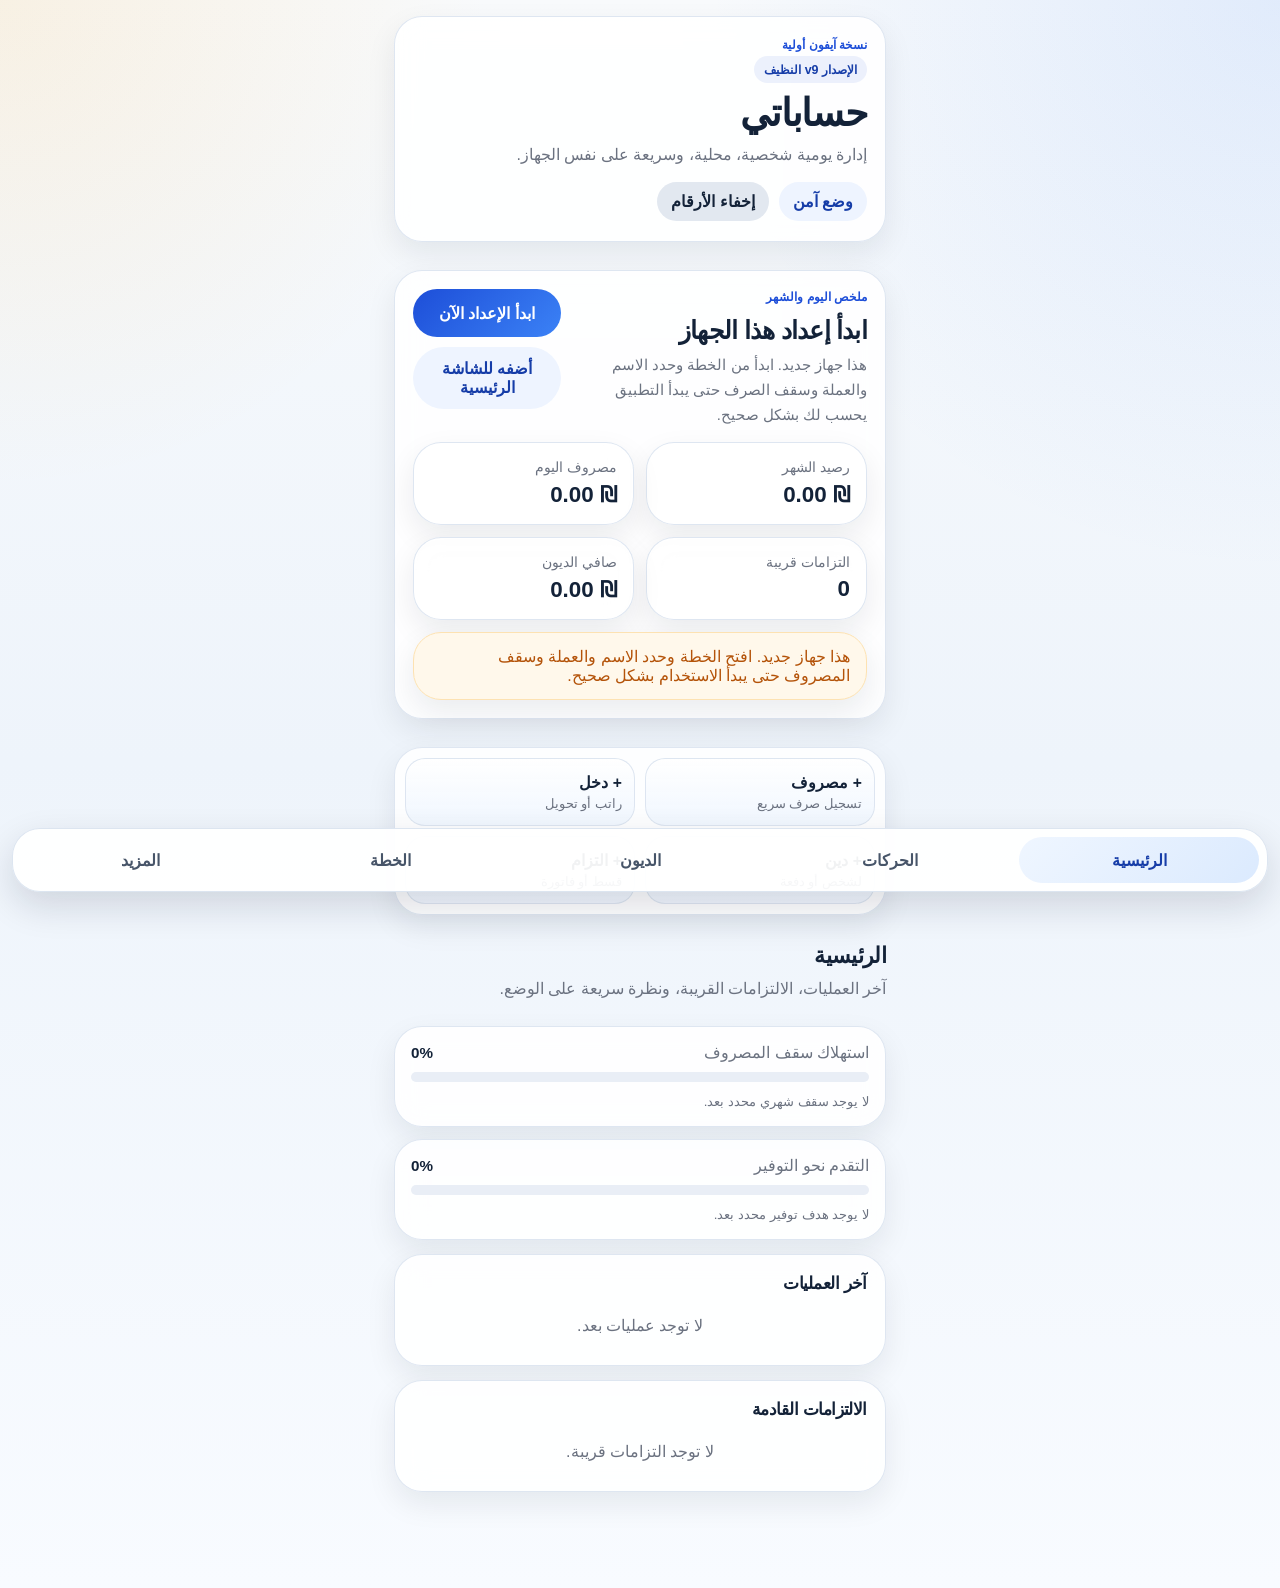
<file: iphone-v9.html>
﻿<!DOCTYPE html>
<html lang="ar" dir="rtl">
<head>
    <meta charset="utf-8" />
    <meta name="viewport" content="width=device-width, initial-scale=1, viewport-fit=cover" />
    <title>حساباتي | آيفون | v9</title>
    <meta name="theme-color" content="#0f172a" />
    <meta name="apple-mobile-web-app-capable" content="yes" />
    <meta name="apple-mobile-web-app-status-bar-style" content="black-translucent" />
    <meta name="apple-mobile-web-app-title" content="حساباتي v9" />
    <link rel="icon" href="./favicon.ico" />
    <link rel="apple-touch-icon" href="./favicon.ico" />
    <link rel="stylesheet" href="./iphone-v9.css?v=1" />
</head>
<body>
    <div class="app-shell" id="appShell">
        <div class="privacy-screen" id="privacyScreen" hidden>
            <div class="privacy-card">
                <span class="privacy-badge">الوضع الآمن</span>
                <h1>حساباتي</h1>
                <p>أدخل رمز هذا الجهاز للمتابعة.</p>
                <form id="unlockForm" class="stack">
                    <input id="unlockCode" class="input center" type="password" inputmode="numeric" maxlength="12" placeholder="رمز القفل" />
                    <button class="button button-primary" type="submit">فتح التطبيق</button>
                    <p class="helper error" id="unlockError"></p>
                </form>
            </div>
        </div>

        <main class="app-main" id="appMain">
            <header class="topbar">
                <div>
                    <p class="eyebrow">نسخة آيفون أولية</p>
                    <p class="version-badge">الإصدار v9 النظيف</p>
                    <h1>حساباتي</h1>
                    <p class="subtitle">إدارة يومية شخصية، محلية، وسريعة على نفس الجهاز.</p>
                </div>
                <div class="topbar-actions">
                    <button class="chip" id="safeModeToggle" type="button">وضع آمن</button>
                    <button class="chip chip-dark" id="hideNumbersToggle" type="button">إخفاء الأرقام</button>
                </div>
            </header>

            <section class="hero-card">
                <div class="hero-head">
                    <div class="hero-copy">
                        <p class="eyebrow">ملخص اليوم والشهر</p>
                        <h2 id="deviceTitle">ابدأ إعداد هذا الجهاز</h2>
                        <p class="hero-helper" id="setupHelper" hidden>
                            هذا جهاز جديد. ابدأ من الخطة وحدد الاسم والعملة وسقف الصرف حتى يبدأ التطبيق يحسب لك بشكل صحيح.
                        </p>
                    </div>
                    <div class="hero-actions">
                        <button class="button button-primary" id="startSetupButton" type="button">ابدأ الإعداد الآن</button>
                        <button class="button button-ghost" id="installHintButton" type="button">أضفه للشاشة الرئيسية</button>
                    </div>
                </div>
                <div class="summary-grid">
                    <article class="metric-card">
                        <span>رصيد الشهر</span>
                        <strong data-money id="monthBalanceValue">₪ 0.00</strong>
                    </article>
                    <article class="metric-card">
                        <span>مصروف اليوم</span>
                        <strong data-money id="todayExpenseValue">₪ 0.00</strong>
                    </article>
                    <article class="metric-card">
                        <span>التزامات قريبة</span>
                        <strong id="dueSoonValue">0</strong>
                    </article>
                    <article class="metric-card">
                        <span>صافي الديون</span>
                        <strong data-money id="netDebtValue">₪ 0.00</strong>
                    </article>
                </div>
                <div class="alert-card" id="todayAlert">لا يوجد تنبيه مهم الآن، وضع الميزانية مستقر.</div>
            </section>

            <section class="quick-actions-card">
                <button class="quick-action" type="button" data-quick-panel="money" data-quick-money-tab="expense">
                    <strong>+ مصروف</strong>
                    <span>تسجيل صرف سريع</span>
                </button>
                <button class="quick-action" type="button" data-quick-panel="money" data-quick-money-tab="income">
                    <strong>+ دخل</strong>
                    <span>راتب أو تحويل</span>
                </button>
                <button class="quick-action" type="button" data-quick-panel="debts">
                    <strong>+ دين</strong>
                    <span>لشخص أو دفعة</span>
                </button>
                <button class="quick-action" type="button" data-quick-panel="plan">
                    <strong>+ التزام</strong>
                    <span>قسط أو فاتورة</span>
                </button>
            </section>

            <section class="panel is-active" data-panel="home">
                <div class="section-head">
                    <h3>الرئيسية</h3>
                    <p>آخر العمليات، الالتزامات القريبة، ونظرة سريعة على الوضع.</p>
                </div>
                <div class="progress-grid">
                    <article class="progress-card">
                        <div class="progress-head">
                            <span>استهلاك سقف المصروف</span>
                            <strong id="budgetUsagePercent">0%</strong>
                        </div>
                        <div class="progress-track"><div class="progress-bar danger" id="budgetUsageBar"></div></div>
                        <small id="budgetUsageHint">لا يوجد سقف شهري محدد بعد.</small>
                    </article>
                    <article class="progress-card">
                        <div class="progress-head">
                            <span>التقدم نحو التوفير</span>
                            <strong id="savingUsagePercent">0%</strong>
                        </div>
                        <div class="progress-track"><div class="progress-bar success" id="savingUsageBar"></div></div>
                        <small id="savingUsageHint">لا يوجد هدف توفير محدد بعد.</small>
                    </article>
                </div>
                <div class="list-card">
                    <div class="section-head compact">
                        <h4>آخر العمليات</h4>
                    </div>
                    <div id="recentOperations" class="list-stack"></div>
                </div>
                <div class="list-card">
                    <div class="section-head compact">
                        <h4>الالتزامات القادمة</h4>
                    </div>
                    <div id="upcomingCommitments" class="list-stack"></div>
                </div>
            </section>

            <section class="panel" data-panel="money">
                <div class="section-head">
                    <h3>الدخل والمصاريف</h3>
                    <p>إضافة دخل ومصروف بسرعة مع سجل حديث واضح.</p>
                </div>

                <div class="tabs-inline">
                    <button class="mini-tab is-active" data-money-tab="expense" type="button">مصروف</button>
                    <button class="mini-tab" data-money-tab="income" type="button">دخل</button>
                </div>

                <form class="card-form money-form is-active" id="expenseForm" data-money-form="expense">
                    <label class="field">
                        <span>العنوان</span>
                        <input id="expenseTitle" class="input" type="text" placeholder="خضار، بنزين، مدرسة..." required />
                    </label>
                    <div class="field-grid">
                        <label class="field">
                            <span>المبلغ</span>
                            <input id="expenseAmount" class="input" type="text" inputmode="decimal" placeholder="0.00" required />
                        </label>
                        <label class="field">
                            <span>التاريخ</span>
                            <input id="expenseDate" class="input" type="date" required />
                        </label>
                    </div>
                    <div class="field-grid">
                        <label class="field">
                            <span>التصنيف</span>
                            <input id="expenseCategory" class="input" type="text" placeholder="بيت، سيارة، أكل..." />
                        </label>
                        <label class="field">
                            <span>ملاحظة</span>
                            <input id="expenseNote" class="input" type="text" placeholder="اختياري" />
                        </label>
                    </div>
                    <button class="button button-danger" type="submit">حفظ المصروف</button>
                </form>

                <form class="card-form money-form" id="incomeForm" data-money-form="income">
                    <label class="field">
                        <span>العنوان</span>
                        <input id="incomeTitle" class="input" type="text" placeholder="راتب، حوالة، هدية..." required />
                    </label>
                    <div class="field-grid">
                        <label class="field">
                            <span>المبلغ</span>
                            <input id="incomeAmount" class="input" type="text" inputmode="decimal" placeholder="0.00" required />
                        </label>
                        <label class="field">
                            <span>التاريخ</span>
                            <input id="incomeDate" class="input" type="date" required />
                        </label>
                    </div>
                    <div class="field-grid">
                        <label class="field">
                            <span>التصنيف</span>
                            <input id="incomeCategory" class="input" type="text" placeholder="راتب، إضافي، تحويل..." />
                        </label>
                        <label class="field">
                            <span>ملاحظة</span>
                            <input id="incomeNote" class="input" type="text" placeholder="اختياري" />
                        </label>
                    </div>
                    <button class="button button-primary" type="submit">حفظ الدخل</button>
                </form>

                <div class="list-card">
                    <div class="section-head compact">
                        <h4>سجل العمليات</h4>
                    </div>
                    <div class="tabs-inline compact-tabs">
                        <button class="mini-tab is-active" data-log-filter="all" type="button">الكل</button>
                        <button class="mini-tab" data-log-filter="expense" type="button">مصروف</button>
                        <button class="mini-tab" data-log-filter="income" type="button">دخل</button>
                    </div>
                    <div id="moneyEntries" class="list-stack"></div>
                </div>
            </section>

            <section class="panel" data-panel="debts">
                <div class="section-head">
                    <h3>الأشخاص والديون</h3>
                    <p>لكل شخص سجل واضح: إله عليك، إليك عليه، والرصيد النهائي.</p>
                </div>

                <form class="card-form" id="debtForm">
                    <div class="field-grid">
                        <label class="field">
                            <span>اسم الشخص</span>
                            <input id="debtPerson" class="input" type="text" placeholder="مثال: أحمد" required />
                        </label>
                        <label class="field">
                            <span>نوع الحركة</span>
                            <select id="debtType" class="input">
                                <option value="for-me">إلي عليه</option>
                                <option value="on-me">عليّ إله</option>
                                <option value="paid-to-me">دفع لي</option>
                                <option value="paid-by-me">دفعت له</option>
                            </select>
                        </label>
                    </div>
                    <div class="field-grid">
                        <label class="field">
                            <span>المبلغ</span>
                            <input id="debtAmount" class="input" type="text" inputmode="decimal" placeholder="0.00" required />
                        </label>
                        <label class="field">
                            <span>التاريخ</span>
                            <input id="debtDate" class="input" type="date" required />
                        </label>
                    </div>
                    <label class="field">
                        <span>ملاحظة</span>
                        <input id="debtNote" class="input" type="text" placeholder="مثال: دفعة جزئية" />
                    </label>
                    <button class="button button-primary" type="submit">حفظ الحركة</button>
                </form>

                <div class="list-card">
                    <div class="section-head compact">
                        <h4>كشف الديون</h4>
                    </div>
                    <div class="summary-inline" id="debtSummary"></div>
                    <div id="debtEntries" class="list-stack"></div>
                </div>
            </section>

            <section class="panel" data-panel="plan">
                <div class="section-head">
                    <h3>الخطة الشهرية والالتزامات</h3>
                    <p>سقف الصرف، هدف التوفير، والأقساط التي يجب متابعتها.</p>
                </div>

                <form class="card-form" id="planForm">
                    <div class="field-grid">
                        <label class="field">
                            <span>اسم الجهاز / الحساب</span>
                            <input id="profileName" class="input" type="text" placeholder="آيفون 16 - حسابي" required />
                        </label>
                        <label class="field">
                            <span>العملة</span>
                            <input id="profileCurrency" class="input" type="text" value="₪" maxlength="10" />
                        </label>
                    </div>
                    <div class="field-grid">
                        <label class="field">
                            <span>سقف المصروف الشهري</span>
                            <input id="profileBudget" class="input" type="text" inputmode="decimal" placeholder="0.00" />
                        </label>
                        <label class="field">
                            <span>هدف التوفير</span>
                            <input id="profileSavingGoal" class="input" type="text" inputmode="decimal" placeholder="0.00" />
                        </label>
                    </div>
                    <label class="field">
                        <span>رمز قفل اختياري</span>
                        <input id="profilePasscode" class="input" type="password" inputmode="numeric" maxlength="12" placeholder="1234" />
                    </label>
                    <button class="button button-primary" type="submit">حفظ الخطة والإعدادات</button>
                </form>

                <form class="card-form" id="commitmentForm">
                    <div class="field-grid">
                        <label class="field">
                            <span>اسم الالتزام</span>
                            <input id="commitmentName" class="input" type="text" placeholder="إيجار، قسط..." required />
                        </label>
                        <label class="field">
                            <span>المبلغ</span>
                            <input id="commitmentAmount" class="input" type="text" inputmode="decimal" placeholder="0.00" required />
                        </label>
                    </div>
                    <div class="field-grid">
                        <label class="field">
                            <span>تاريخ الاستحقاق</span>
                            <input id="commitmentDate" class="input" type="date" required />
                        </label>
                        <label class="field">
                            <span>ملاحظات</span>
                            <input id="commitmentNote" class="input" type="text" placeholder="اختياري" />
                        </label>
                    </div>
                    <button class="button button-warning" type="submit">حفظ الالتزام</button>
                </form>

                <div class="list-card">
                    <div class="section-head compact">
                        <h4>سجل الالتزامات</h4>
                    </div>
                    <div id="commitmentEntries" class="list-stack"></div>
                </div>
            </section>

            <section class="panel" data-panel="more">
                <div class="section-head">
                    <h3>النسخ والخصوصية</h3>
                    <p>نسخة احتياطية، استرجاع، ومسح آمن لبيانات هذا الجهاز.</p>
                </div>

                <div class="card-form">
                    <button class="button button-primary" id="exportBackupButton" type="button">تصدير نسخة JSON</button>
                    <label class="button button-outline file-button">
                        استيراد نسخة
                        <input id="importBackupInput" type="file" accept="application/json" hidden />
                    </label>
                    <button class="button button-outline" id="lockDeviceButton" type="button">قفل الجهاز الآن</button>
                    <button class="button button-danger" id="resetDeviceButton" type="button">تصفير بيانات هذا الجهاز</button>
                    <p class="helper" id="backupStatus">آخر نسخة: لا يوجد بعد.</p>
                </div>
            </section>
        </main>

        <nav class="bottom-nav">
            <button class="nav-item is-active" type="button" data-panel-target="home"><span>الرئيسية</span></button>
            <button class="nav-item" type="button" data-panel-target="money"><span>الحركات</span></button>
            <button class="nav-item" type="button" data-panel-target="debts"><span>الديون</span></button>
            <button class="nav-item" type="button" data-panel-target="plan"><span>الخطة</span></button>
            <button class="nav-item" type="button" data-panel-target="more"><span>المزيد</span></button>
        </nav>

        <div class="toast" id="toastMessage" hidden></div>
    </div>

    <script src="./iphone-v9.js?v=1"></script>
</body>
</html>
</file>
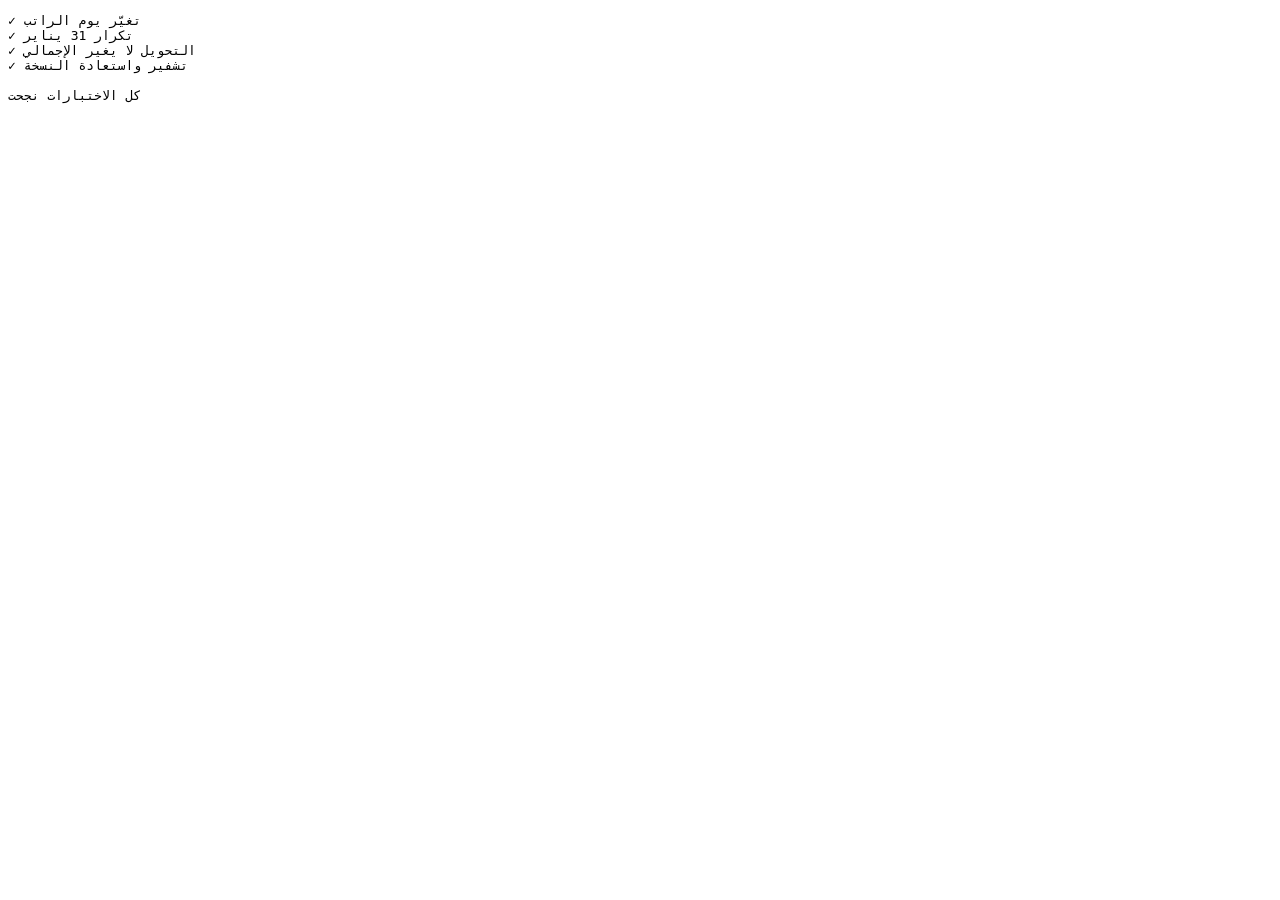
<file: tests.html>
<!doctype html><meta charset="utf-8"><title>اختبارات حساباتي</title><pre id="out"></pre><script>
(async()=>{const results=[];const test=(name,ok)=>{if(!ok)throw new Error(name);results.push(`✓ ${name}`)};
const inCycle=(d,s,e)=>d>=s&&(!e||d<e);
test("تغيّر يوم الراتب",inCycle("2026-08-28","2026-07-28","2026-08-29")&&inCycle("2026-08-29","2026-08-29","2026-09-30")&&!inCycle("2026-09-30","2026-08-29","2026-09-30"));
const addMonth=(text)=>{const d=new Date(`${text}T12:00:00`),day=d.getDate(),t=new Date(d.getFullYear(),d.getMonth()+1,1,12),last=new Date(t.getFullYear(),t.getMonth()+1,0).getDate();t.setDate(Math.min(day,last));return `${t.getFullYear()}-${String(t.getMonth()+1).padStart(2,"0")}-${String(t.getDate()).padStart(2,"0")}`};
test("تكرار 31 يناير",addMonth("2026-01-31")==="2026-02-28");
test("التحويل لا يغير الإجمالي",(1000-250)+(250)===1000);
const salt=crypto.getRandomValues(new Uint8Array(16)),iv=crypto.getRandomValues(new Uint8Array(12)),material=await crypto.subtle.importKey("raw",new TextEncoder().encode("secret1"),"PBKDF2",false,["deriveKey"]),key=await crypto.subtle.deriveKey({name:"PBKDF2",salt,iterations:1000,hash:"SHA-256"},material,{name:"AES-GCM",length:256},false,["encrypt","decrypt"]),raw=new TextEncoder().encode('{"balance":2200}'),enc=await crypto.subtle.encrypt({name:"AES-GCM",iv},key,raw),dec=await crypto.subtle.decrypt({name:"AES-GCM",iv},key,enc);
test("تشفير واستعادة النسخة",new TextDecoder().decode(dec)==='{"balance":2200}');
document.getElementById("out").textContent=results.join("\n")+"\n\nكل الاختبارات نجحت";
})().catch(e=>{document.getElementById("out").textContent=`فشل: ${e.message}`;document.body.dataset.failed="1"});
</script>
</file>
<file: app.css>
﻿/* release v24-2 */
:root {
    --bg: #f5f7fb;
    --surface: rgba(255, 255, 255, 0.88);
    --surface-strong: #ffffff;
    --line: #dbe4f0;
    --text: #132238;
    --muted: #6b7280;
    --primary: #1d4ed8;
    --primary-dark: #163da8;
    --danger: #dc2626;
    --success: #15803d;
    --warning: #b45309;
    --shadow: 0 12px 30px rgba(15, 23, 42, 0.08);
    --radius-xl: 28px;
    --radius-lg: 22px;
    --radius-md: 16px;
}

[hidden] { display: none !important; }
* { box-sizing: border-box; }
html { scroll-behavior: auto; }
body {
    margin: 0;
    min-height: 100vh;
    overflow-x: hidden;
    font-family: "SF Pro Display", "Segoe UI", Tahoma, Arial, sans-serif;
    -webkit-text-size-adjust: 100%;
    text-size-adjust: 100%;
    background:
        radial-gradient(circle at top right, rgba(59, 130, 246, 0.12), transparent 28%),
        radial-gradient(circle at top left, rgba(245, 158, 11, 0.10), transparent 24%),
        linear-gradient(180deg, #f8fafc 0%, #eef4fb 48%, #f8fbff 100%);
    color: var(--text);
}

.app-shell {
    max-width: 520px;
    margin: 0 auto;
    min-height: 100vh;
    padding: calc(env(safe-area-inset-top, 0px) + 14px) 14px calc(env(safe-area-inset-bottom, 0px) + 100px);
}

.app-main,
.panel,
.stack,
.list-stack {
    display: grid;
    gap: 14px;
}

.topbar,
.hero-card,
.quick-actions-card,
.card-form,
.list-card,
.privacy-card,
.metric-card,
.alert-card,
.progress-card {
    background: var(--surface);
    border: 1px solid rgba(219, 228, 240, 0.9);
    border-radius: var(--radius-xl);
    box-shadow: var(--shadow);
    backdrop-filter: blur(14px);
    -webkit-backdrop-filter: blur(14px);
}

.topbar {
    padding: 18px 18px 16px;
    margin-bottom: 14px;
    background:
        linear-gradient(180deg, rgba(255,255,255,0.96), rgba(248,251,255,0.92));
}

.topbar h1,
.privacy-card h1,
.hero-card h2,
.section-head h3,
.section-head h4 {
    margin: 0;
    font-weight: 900;
    letter-spacing: -0.03em;
}

.topbar h1 { font-size: 2.2rem; line-height: 1.05; }
.hero-card h2 { font-size: 1.7rem; line-height: 1.2; }
.section-head h3 { font-size: 1.35rem; }
.section-head h4 { font-size: 1.05rem; }

.eyebrow {
    margin: 0 0 4px;
    color: var(--primary);
    font-size: .78rem;
    font-weight: 800;
}

.version-badge {
    margin: 0 0 10px;
    display: inline-flex;
    align-items: center;
    padding: 7px 11px;
    border-radius: 999px;
    background: linear-gradient(135deg, rgba(29, 78, 216, 0.10), rgba(96, 165, 250, 0.16));
    color: var(--primary-dark);
    font-size: .78rem;
    font-weight: 900;
}

.subtitle,
.section-head p,
.helper {
    margin: 6px 0 0;
    color: var(--muted);
    line-height: 1.7;
}

.topbar-actions,
.hero-head,
.field-grid,
.tabs-inline,
.bottom-nav {
    display: flex;
    gap: 10px;
}

.form-actions {
    display: grid;
    grid-template-columns: repeat(2, minmax(0, 1fr));
    gap: 10px;
}

.topbar-actions {
    margin-top: 16px;
    flex-wrap: wrap;
}

.chip,
.button,
.nav-item,
.mini-tab {
    border: none;
    border-radius: 999px;
    font: inherit;
    cursor: pointer;
    transition: 180ms ease;
}

.chip {
    padding: 10px 16px;
    background: linear-gradient(135deg, #eef4ff, #e6efff);
    color: var(--primary-dark);
    font-weight: 800;
    box-shadow: inset 0 1px 0 rgba(255,255,255,0.8);
}

.chip-dark {
    background: linear-gradient(135deg, #eef2f7, #e3e9f4);
    color: var(--text);
}

.hero-card {
    padding: 20px 18px;
    margin-bottom: 14px;
    background:
        linear-gradient(180deg, rgba(255,255,255,0.96), rgba(245,249,255,0.92));
}

.quick-actions-card {
    padding: 12px;
    display: grid;
    grid-template-columns: repeat(2, minmax(0, 1fr));
    gap: 12px;
    margin-bottom: 14px;
}

.quick-action {
    border: 1px solid rgba(219, 228, 240, 0.9);
    background: linear-gradient(180deg, rgba(255,255,255,0.96), rgba(242,247,255,0.94));
    border-radius: 22px;
    padding: 16px 14px;
    text-align: right;
    color: var(--text);
    box-shadow:
        inset 0 1px 0 rgba(255,255,255,0.75),
        0 8px 18px rgba(15, 23, 42, 0.05);
}

.quick-action strong {
    display: block;
    margin-bottom: 4px;
    font-size: .98rem;
    font-weight: 900;
}

.quick-action span {
    color: var(--muted);
    font-size: .8rem;
}

.hero-head {
    align-items: flex-start;
    justify-content: space-between;
    margin-bottom: 16px;
}

.hero-copy {
    display: grid;
    gap: 8px;
}

.hero-helper {
    margin: 0;
    color: var(--muted);
    line-height: 1.7;
    font-size: .95rem;
}

.hero-actions {
    display: grid;
    gap: 10px;
    min-width: 160px;
    max-width: 100%;
}

.summary-grid {
    display: grid;
    grid-template-columns: repeat(2, minmax(0, 1fr));
    gap: 14px;
}

.metric-card {
    padding: 18px 16px;
    background: linear-gradient(180deg, rgba(255,255,255,0.98), rgba(247,250,255,0.92));
}

.metric-card span {
    display: block;
    color: var(--muted);
    font-size: .85rem;
    margin-bottom: 6px;
}

.metric-card strong {
    font-size: 1.45rem;
    font-weight: 900;
}

.alert-card {
    margin-top: 14px;
    padding: 15px 16px;
    color: var(--warning);
    background: #fff8eb;
    border-color: #fde2b2;
    font-weight: 700;
}

.section-head {
    margin-bottom: 10px;
}

.progress-grid {
    display: grid;
    gap: 12px;
}

.progress-card {
    padding: 18px;
    background: linear-gradient(180deg, rgba(255,255,255,0.98), rgba(247,250,255,0.92));
}

.progress-head {
    display: flex;
    align-items: center;
    justify-content: space-between;
    gap: 12px;
    margin-bottom: 10px;
}

.progress-head span,
.progress-card small {
    color: var(--muted);
}

.progress-head strong {
    font-size: .95rem;
    font-weight: 900;
}

.progress-track {
    height: 10px;
    border-radius: 999px;
    background: #e9eef6;
    overflow: hidden;
    margin-bottom: 10px;
}

.progress-bar {
    height: 100%;
    width: 0;
    border-radius: inherit;
    transition: width 220ms ease;
}

.progress-bar.danger {
    background: linear-gradient(90deg, #f59e0b, #ef4444);
}

.progress-bar.success {
    background: linear-gradient(90deg, #34d399, #10b981);
}

.panel { display: none; }
.panel.is-active { display: grid; }
.home-only[hidden] { display: none !important; }

.card-form,
.list-card,
.privacy-card {
    padding: 18px;
    background: linear-gradient(180deg, rgba(255,255,255,0.98), rgba(248,251,255,0.94));
}

.field {
    display: grid;
    gap: 6px;
}

.field span {
    color: var(--text);
    font-size: .9rem;
    font-weight: 800;
}

.input {
    width: 100%;
    min-height: 48px;
    padding: 12px 14px;
    border-radius: 15px;
    border: 1px solid var(--line);
    background: #ffffff;
    background-image: none;
    color: var(--text);
    font: inherit;
    font-size: 16px;
    box-shadow: inset 0 1px 2px rgba(15, 23, 42, 0.03);
    opacity: 1;
    -webkit-appearance: none;
    appearance: none;
    -webkit-text-fill-color: var(--text);
    caret-color: var(--primary);
    transform: translateZ(0);
}

.input.center { text-align: center; }
.input.search-input {
    min-height: 44px;
    padding-inline: 16px;
    background: #ffffff;
}

.input::placeholder {
    color: #94a3b8;
    opacity: 1;
}

.input:focus,
select.input:focus,
textarea.input:focus {
    outline: none;
    border-color: rgba(29, 78, 216, 0.45);
    background: #ffffff;
    box-shadow:
        0 0 0 4px rgba(59, 130, 246, 0.12),
        inset 0 1px 2px rgba(15, 23, 42, 0.03);
}

input,
select,
textarea,
button {
    -webkit-tap-highlight-color: transparent;
}

.field-grid {
    flex-direction: row;
    flex-wrap: wrap;
}

.field-grid > .field {
    flex: 1 1 0;
    min-width: 0;
}

.button {
    min-height: 48px;
    padding: 12px 18px;
    font-size: 16px;
    font-weight: 900;
    box-shadow: 0 10px 20px rgba(15, 23, 42, 0.08);
}

.button-primary {
    background: linear-gradient(135deg, var(--primary), #3b82f6);
    color: #fff;
}

.button-danger {
    background: linear-gradient(135deg, #d92d20, #ef4444);
    color: #fff;
}

.button-warning {
    background: linear-gradient(135deg, #b45309, #f59e0b);
    color: #fff;
}

.button-outline {
    background: #fff;
    border: 1px solid var(--line);
    color: var(--text);
}

.button-ghost {
    background: linear-gradient(135deg, #eef4ff, #e6efff);
    color: var(--primary-dark);
}

.button:hover,
.chip:hover,
.nav-item:hover,
.mini-tab:hover {
    transform: translateY(-1px);
}

@media (max-width: 420px) {
    .hero-head {
        display: grid;
        gap: 14px;
    }

    .hero-actions {
        width: 100%;
    }
}

.tabs-inline {
    margin-bottom: 8px;
    flex-wrap: wrap;
}

.compact-tabs {
    margin-bottom: 12px;
}

.mini-tab {
    min-height: 40px;
    padding: 0 18px;
    background: #edf2fa;
    color: #334155;
    font-weight: 800;
}

.mini-tab.is-active {
    background: var(--primary);
    color: #fff;
}

.money-form { display: none; }
.money-form.is-active { display: grid; gap: 12px; }

.list-item {
    display: flex;
    align-items: center;
    justify-content: space-between;
    gap: 12px;
    padding: 14px 0;
    border-bottom: 1px solid #edf2f7;
    min-width: 0;
}

.list-item:last-child { border-bottom: none; }

.list-title {
    font-weight: 800;
    margin-bottom: 4px;
}

.list-meta {
    color: var(--muted);
    font-size: .84rem;
    line-height: 1.6;
}

.meta-badge {
    display: inline-flex;
    align-items: center;
    min-height: 22px;
    padding: 0 8px;
    margin-inline-start: 6px;
    border-radius: 999px;
    font-size: .72rem;
    font-weight: 900;
    vertical-align: middle;
}

.meta-badge.future {
    background: #fff4e5;
    color: var(--warning);
}

.meta-badge.other-month {
    background: #eef4ff;
    color: var(--primary-dark);
}

.receipt-thumb {
    display: block;
    width: 72px;
    height: 72px;
    margin-top: 8px;
    border-radius: 12px;
    object-fit: cover;
    border: 1px solid var(--border);
}

.cycle-chart { display: grid; gap: 14px; }
.cycle-chart-row { display: grid; grid-template-columns: minmax(92px, 1fr) 3fr; gap: 12px; align-items: center; }
.cycle-chart-label { font-size: .78rem; color: var(--muted); }
.cycle-bars { display: grid; gap: 5px; }
.cycle-bar { min-width: 2px; height: 12px; border-radius: 99px; }
.cycle-bar.income { background: var(--success); }
.cycle-bar.expense { background: var(--danger); }
.cycle-chart-values { font-size: .72rem; color: var(--muted); }

@media print {
    .topbar-actions, .bottom-nav, .quick-actions-card, .button, .inline-button, .panel:not([data-panel="reports"]) { display: none !important; }
    .panel[data-panel="reports"] { display: block !important; }
    body, .app-shell { background: #fff !important; }
    .list-card { break-inside: avoid; box-shadow: none !important; }
}

.list-value {
    text-align: left;
    font-weight: 900;
    white-space: nowrap;
}

.list-actions {
    display: flex;
    align-items: center;
    gap: 8px;
    flex-wrap: wrap;
    justify-content: flex-end;
    min-width: 0;
}

.inline-button {
    min-height: 34px;
    padding: 0 12px;
    border-radius: 999px;
    border: none;
    font: inherit;
    font-size: .78rem;
    font-weight: 900;
    cursor: pointer;
}

.inline-button.success {
    background: #ecfdf3;
    color: var(--success);
}

.inline-button.danger {
    background: #fff1f2;
    color: var(--danger);
}

.tone-income { color: var(--success); }
.tone-expense { color: var(--danger); }
.tone-debt { color: #7c3aed; }
.tone-warning { color: var(--warning); }

.empty-state {
    padding: 12px 0;
    color: var(--muted);
    text-align: center;
}

.summary-inline {
    display: grid;
    gap: 8px;
    margin-bottom: 10px;
}

.toolbar-inline {
    display: grid;
    gap: 10px;
    margin-bottom: 12px;
}

.toggle-row {
    display: flex;
    align-items: center;
    justify-content: space-between;
    gap: 12px;
}

.toggle-row label {
    color: var(--muted);
    font-size: .88rem;
    font-weight: 700;
}

.people-card {
    margin-bottom: 12px;
}

.people-grid {
    display: grid;
    gap: 10px;
}

.person-card {
    padding: 14px;
    border-radius: 18px;
    border: 1px solid #e5ebf4;
    background: linear-gradient(180deg, rgba(255,255,255,0.98), rgba(245,249,255,0.94));
    box-shadow: inset 0 1px 0 rgba(255,255,255,0.8);
}

.person-head {
    display: flex;
    align-items: center;
    justify-content: space-between;
    gap: 10px;
    margin-bottom: 8px;
    min-width: 0;
}

.person-name {
    font-weight: 900;
    font-size: 1rem;
}

.person-meta {
    color: var(--muted);
    font-size: .82rem;
    line-height: 1.6;
}

.person-actions {
    display: flex;
    gap: 8px;
    margin-top: 10px;
    flex-wrap: wrap;
}

.person-actions .inline-button {
    flex: 1 1 0;
    min-width: 110px;
}

.inline-button.neutral {
    background: #eef4ff;
    color: var(--primary-dark);
}

.schedule-form {
    margin-top: 12px;
}

.schedule-form-anchor {
    scroll-margin-top: 18px;
}

.summary-pill {
    min-height: 44px;
    padding: 0 16px;
    display: flex;
    align-items: center;
    justify-content: space-between;
    gap: 10px;
    background: linear-gradient(180deg, rgba(248,251,255,0.98), rgba(241,247,255,0.96));
    border: 1px solid #e3eaf3;
    border-radius: 16px;
    color: var(--text);
    font-size: .85rem;
    min-width: 0;
}

.bottom-nav {
    position: fixed;
    right: 12px;
    left: 12px;
    bottom: calc(env(safe-area-inset-bottom, 0px) + 8px);
    padding: 8px;
    background: rgba(255, 255, 255, 0.90);
    border: 1px solid rgba(219, 228, 240, 0.95);
    border-radius: 30px;
    box-shadow: 0 18px 40px rgba(15, 23, 42, 0.16);
    backdrop-filter: blur(18px);
    -webkit-backdrop-filter: blur(18px);
    justify-content: space-between;
    z-index: 30;
    overflow-x: auto;
}

body.keyboard-open .bottom-nav {
    display: none;
}

[data-english-number] {
    direction: ltr;
    unicode-bidi: plaintext;
    font-variant-numeric: tabular-nums;
    -webkit-locale: "en-US";
}

.nav-item {
    flex: 1 1 0;
    min-height: 46px;
    min-width: 86px;
    padding: 0 10px;
    background: transparent;
    color: #475569;
    font-weight: 800;
    border-radius: 18px;
    font-size: .82rem;
    white-space: nowrap;
}

.nav-item.is-active {
    background: linear-gradient(135deg, #eff6ff, #dbeafe);
    color: var(--primary-dark);
    box-shadow: inset 0 1px 0 rgba(255,255,255,0.75);
}

.privacy-screen {
    min-height: calc(100vh - 32px);
    display: grid;
    place-items: center;
}

.privacy-card {
    text-align: center;
}

.privacy-badge {
    display: inline-flex;
    align-items: center;
    justify-content: center;
    min-height: 36px;
    padding: 6px 14px;
    border-radius: 999px;
    background: #eff6ff;
    color: var(--primary-dark);
    font-weight: 900;
}

.toast {
    position: fixed;
    inset-inline: 20px;
    bottom: calc(env(safe-area-inset-bottom, 0px) + 84px);
    padding: 13px 16px;
    border-radius: 18px;
    background: rgba(15, 23, 42, 0.92);
    color: #fff;
    text-align: center;
    box-shadow: var(--shadow);
    z-index: 40;
}

body.keyboard-open .toast {
    display: none;
}

@supports (-webkit-touch-callout: none) {
    html,
    body {
        scroll-behavior: auto;
    }

    .topbar,
    .hero-card,
    .quick-actions-card,
    .card-form,
    .list-card,
    .privacy-card,
    .metric-card,
    .alert-card,
    .progress-card,
    .bottom-nav {
        backdrop-filter: none;
        -webkit-backdrop-filter: none;
    }

    .input,
    .search-input,
    .button,
    .mini-tab,
    .nav-item {
        transition: none;
    }
}

@media (max-width: 420px) {
    .app-shell {
        padding-inline: 12px;
    }

    .field-grid,
    .hero-head {
        flex-direction: column;
        align-items: stretch;
    }

    .card-form,
    .list-card,
    .privacy-card,
    .topbar,
    .hero-card {
        padding: 16px;
    }

    .summary-grid {
        grid-template-columns: 1fr;
    }

    .quick-actions-card {
        grid-template-columns: 1fr;
    }

    .list-item,
    .person-head {
        flex-direction: column;
        align-items: stretch;
    }

    .list-actions {
        width: 100%;
        justify-content: flex-start;
    }

    .inline-button,
    .person-actions .inline-button {
        min-width: calc(50% - 6px);
        flex: 1 1 calc(50% - 6px);
    }

    .summary-pill {
        min-height: 48px;
        padding: 10px 14px;
        flex-wrap: wrap;
    }

    .bottom-nav {
        gap: 6px;
        padding: 8px;
    }

    .nav-item {
        min-width: 0;
        min-height: 44px;
        font-size: .95rem;
        padding-inline: 8px;
    }

}
</file>
<file: iphone-v9.css>
:root {
    --bg: #f5f7fb;
    --surface: rgba(255, 255, 255, 0.88);
    --surface-strong: #ffffff;
    --line: #dbe4f0;
    --text: #132238;
    --muted: #6b7280;
    --primary: #1d4ed8;
    --primary-dark: #163da8;
    --danger: #dc2626;
    --success: #15803d;
    --warning: #b45309;
    --shadow: 0 12px 30px rgba(15, 23, 42, 0.08);
    --radius-xl: 28px;
    --radius-lg: 22px;
    --radius-md: 16px;
}

[hidden] { display: none !important; }
* { box-sizing: border-box; }
html { scroll-behavior: smooth; }
body {
    margin: 0;
    min-height: 100vh;
    font-family: "SF Pro Display", "Segoe UI", Tahoma, Arial, sans-serif;
    background:
        radial-gradient(circle at top right, rgba(59, 130, 246, 0.12), transparent 28%),
        radial-gradient(circle at top left, rgba(245, 158, 11, 0.10), transparent 24%),
        linear-gradient(180deg, #f8fafc 0%, #eef4fb 48%, #f8fbff 100%);
    color: var(--text);
}

.app-shell {
    max-width: 520px;
    margin: 0 auto;
    min-height: 100vh;
    padding: calc(env(safe-area-inset-top, 0px) + 16px) 14px calc(env(safe-area-inset-bottom, 0px) + 96px);
}

.app-main,
.panel,
.stack,
.list-stack {
    display: grid;
    gap: 14px;
}

.topbar,
.hero-card,
.quick-actions-card,
.card-form,
.list-card,
.privacy-card,
.metric-card,
.alert-card,
.progress-card {
    background: var(--surface);
    border: 1px solid rgba(219, 228, 240, 0.9);
    border-radius: var(--radius-xl);
    box-shadow: var(--shadow);
    backdrop-filter: blur(14px);
    -webkit-backdrop-filter: blur(14px);
}

.topbar {
    padding: 20px 18px;
    margin-bottom: 14px;
}

.topbar h1,
.privacy-card h1,
.hero-card h2,
.section-head h3,
.section-head h4 {
    margin: 0;
    font-weight: 900;
    letter-spacing: -0.03em;
}

.topbar h1 { font-size: 2.35rem; }
.hero-card h2 { font-size: 1.55rem; }
.section-head h3 { font-size: 1.35rem; }
.section-head h4 { font-size: 1.05rem; }

.eyebrow {
    margin: 0 0 4px;
    color: var(--primary);
    font-size: .78rem;
    font-weight: 800;
}

.version-badge {
    margin: 0 0 8px;
    display: inline-flex;
    align-items: center;
    padding: 6px 10px;
    border-radius: 999px;
    background: rgba(29, 78, 216, 0.08);
    color: var(--primary-dark);
    font-size: .78rem;
    font-weight: 900;
}

.subtitle,
.section-head p,
.helper {
    margin: 6px 0 0;
    color: var(--muted);
    line-height: 1.7;
}

.topbar-actions,
.hero-head,
.field-grid,
.tabs-inline,
.bottom-nav {
    display: flex;
    gap: 10px;
}

.topbar-actions {
    margin-top: 14px;
    flex-wrap: wrap;
}

.chip,
.button,
.nav-item,
.mini-tab {
    border: none;
    border-radius: 999px;
    font: inherit;
    cursor: pointer;
    transition: 180ms ease;
}

.chip {
    padding: 10px 14px;
    background: #eef4ff;
    color: var(--primary-dark);
    font-weight: 800;
}

.chip-dark {
    background: #e2e8f0;
    color: var(--text);
}

.hero-card {
    padding: 18px;
    margin-bottom: 14px;
}

.quick-actions-card {
    padding: 10px;
    display: grid;
    grid-template-columns: repeat(2, minmax(0, 1fr));
    gap: 10px;
    margin-bottom: 14px;
}

.quick-action {
    border: 1px solid rgba(219, 228, 240, 0.9);
    background: linear-gradient(180deg, rgba(255,255,255,0.92), rgba(239,246,255,0.9));
    border-radius: 20px;
    padding: 14px 12px;
    text-align: right;
    color: var(--text);
    box-shadow: inset 0 1px 0 rgba(255,255,255,0.65);
}

.quick-action strong {
    display: block;
    margin-bottom: 4px;
    font-size: .98rem;
    font-weight: 900;
}

.quick-action span {
    color: var(--muted);
    font-size: .8rem;
}

.hero-head {
    align-items: flex-start;
    justify-content: space-between;
    margin-bottom: 14px;
}

.hero-copy {
    display: grid;
    gap: 8px;
}

.hero-helper {
    margin: 0;
    color: var(--muted);
    line-height: 1.7;
    font-size: .92rem;
}

.hero-actions {
    display: grid;
    gap: 10px;
    min-width: 148px;
}

.summary-grid {
    display: grid;
    grid-template-columns: repeat(2, minmax(0, 1fr));
    gap: 12px;
}

.metric-card {
    padding: 16px;
}

.metric-card span {
    display: block;
    color: var(--muted);
    font-size: .85rem;
    margin-bottom: 6px;
}

.metric-card strong {
    font-size: 1.4rem;
    font-weight: 900;
}

.alert-card {
    margin-top: 12px;
    padding: 14px 16px;
    color: var(--warning);
    background: #fff8eb;
    border-color: #fde2b2;
}

.section-head {
    margin-bottom: 10px;
}

.progress-grid {
    display: grid;
    gap: 12px;
}

.progress-card {
    padding: 16px;
}

.progress-head {
    display: flex;
    align-items: center;
    justify-content: space-between;
    gap: 12px;
    margin-bottom: 10px;
}

.progress-head span,
.progress-card small {
    color: var(--muted);
}

.progress-head strong {
    font-size: .95rem;
    font-weight: 900;
}

.progress-track {
    height: 10px;
    border-radius: 999px;
    background: #e9eef6;
    overflow: hidden;
    margin-bottom: 10px;
}

.progress-bar {
    height: 100%;
    width: 0;
    border-radius: inherit;
    transition: width 220ms ease;
}

.progress-bar.danger {
    background: linear-gradient(90deg, #f59e0b, #ef4444);
}

.progress-bar.success {
    background: linear-gradient(90deg, #34d399, #10b981);
}

.panel { display: none; }
.panel.is-active { display: grid; }

.card-form,
.list-card,
.privacy-card {
    padding: 18px;
}

.field {
    display: grid;
    gap: 6px;
}

.field span {
    color: var(--text);
    font-size: .9rem;
    font-weight: 800;
}

.input {
    width: 100%;
    min-height: 48px;
    padding: 12px 14px;
    border-radius: 15px;
    border: 1px solid var(--line);
    background: rgba(255,255,255,0.94);
    color: var(--text);
    font: inherit;
}

.input.center { text-align: center; }

.field-grid {
    flex-direction: row;
}

.field-grid > .field {
    flex: 1 1 0;
}

.button {
    min-height: 48px;
    padding: 12px 18px;
    font-weight: 900;
}

.button-primary {
    background: linear-gradient(135deg, var(--primary), #3b82f6);
    color: #fff;
}

.button-danger {
    background: linear-gradient(135deg, #d92d20, #ef4444);
    color: #fff;
}

.button-warning {
    background: linear-gradient(135deg, #b45309, #f59e0b);
    color: #fff;
}

.button-outline {
    background: #fff;
    border: 1px solid var(--line);
    color: var(--text);
}

.button-ghost {
    background: #eef4ff;
    color: var(--primary-dark);
}

.button:hover,
.chip:hover,
.nav-item:hover,
.mini-tab:hover {
    transform: translateY(-1px);
}

@media (max-width: 420px) {
    .hero-head {
        display: grid;
        gap: 14px;
    }

    .hero-actions {
        width: 100%;
    }
}

.tabs-inline {
    margin-bottom: 8px;
}

.compact-tabs {
    margin-bottom: 12px;
}

.mini-tab {
    min-height: 40px;
    padding: 0 18px;
    background: #edf2fa;
    color: #334155;
    font-weight: 800;
}

.mini-tab.is-active {
    background: var(--primary);
    color: #fff;
}

.money-form { display: none; }
.money-form.is-active { display: grid; gap: 12px; }

.list-item {
    display: flex;
    align-items: center;
    justify-content: space-between;
    gap: 12px;
    padding: 12px 0;
    border-bottom: 1px solid #edf2f7;
}

.list-item:last-child { border-bottom: none; }

.list-title {
    font-weight: 800;
    margin-bottom: 4px;
}

.list-meta {
    color: var(--muted);
    font-size: .84rem;
    line-height: 1.6;
}

.list-value {
    text-align: left;
    font-weight: 900;
    white-space: nowrap;
}

.list-actions {
    display: flex;
    align-items: center;
    gap: 8px;
}

.inline-button {
    min-height: 34px;
    padding: 0 12px;
    border-radius: 999px;
    border: none;
    font: inherit;
    font-size: .78rem;
    font-weight: 900;
    cursor: pointer;
}

.inline-button.success {
    background: #ecfdf3;
    color: var(--success);
}

.inline-button.danger {
    background: #fff1f2;
    color: var(--danger);
}

.tone-income { color: var(--success); }
.tone-expense { color: var(--danger); }
.tone-debt { color: #7c3aed; }
.tone-warning { color: var(--warning); }

.empty-state {
    padding: 12px 0;
    color: var(--muted);
    text-align: center;
}

.summary-inline {
    display: grid;
    gap: 8px;
    margin-bottom: 10px;
}

.summary-pill {
    min-height: 42px;
    padding: 0 14px;
    display: flex;
    align-items: center;
    justify-content: space-between;
    gap: 10px;
    background: #f8fbff;
    border: 1px solid #e3eaf3;
    border-radius: 16px;
    color: var(--text);
    font-size: .85rem;
}

.bottom-nav {
    position: fixed;
    right: 12px;
    left: 12px;
    bottom: calc(env(safe-area-inset-bottom, 0px) + 8px);
    padding: 8px;
    background: rgba(255, 255, 255, 0.94);
    border: 1px solid rgba(219, 228, 240, 0.95);
    border-radius: 28px;
    box-shadow: 0 14px 36px rgba(15, 23, 42, 0.14);
    justify-content: space-between;
    z-index: 30;
}

.nav-item {
    flex: 1 1 0;
    min-height: 46px;
    background: transparent;
    color: #475569;
    font-weight: 800;
}

.nav-item.is-active {
    background: linear-gradient(135deg, #eff6ff, #dbeafe);
    color: var(--primary-dark);
}

.privacy-screen {
    min-height: calc(100vh - 32px);
    display: grid;
    place-items: center;
}

.privacy-card {
    text-align: center;
}

.privacy-badge {
    display: inline-flex;
    align-items: center;
    justify-content: center;
    min-height: 36px;
    padding: 6px 14px;
    border-radius: 999px;
    background: #eff6ff;
    color: var(--primary-dark);
    font-weight: 900;
}

.toast {
    position: fixed;
    inset-inline: 20px;
    bottom: calc(env(safe-area-inset-bottom, 0px) + 84px);
    padding: 13px 16px;
    border-radius: 18px;
    background: rgba(15, 23, 42, 0.92);
    color: #fff;
    text-align: center;
    box-shadow: var(--shadow);
    z-index: 40;
}

@media (max-width: 420px) {
    .field-grid,
    .hero-head {
        flex-direction: column;
        align-items: stretch;
    }

    .summary-grid {
        grid-template-columns: 1fr;
    }

    .quick-actions-card {
        grid-template-columns: 1fr;
    }
}
</file>
